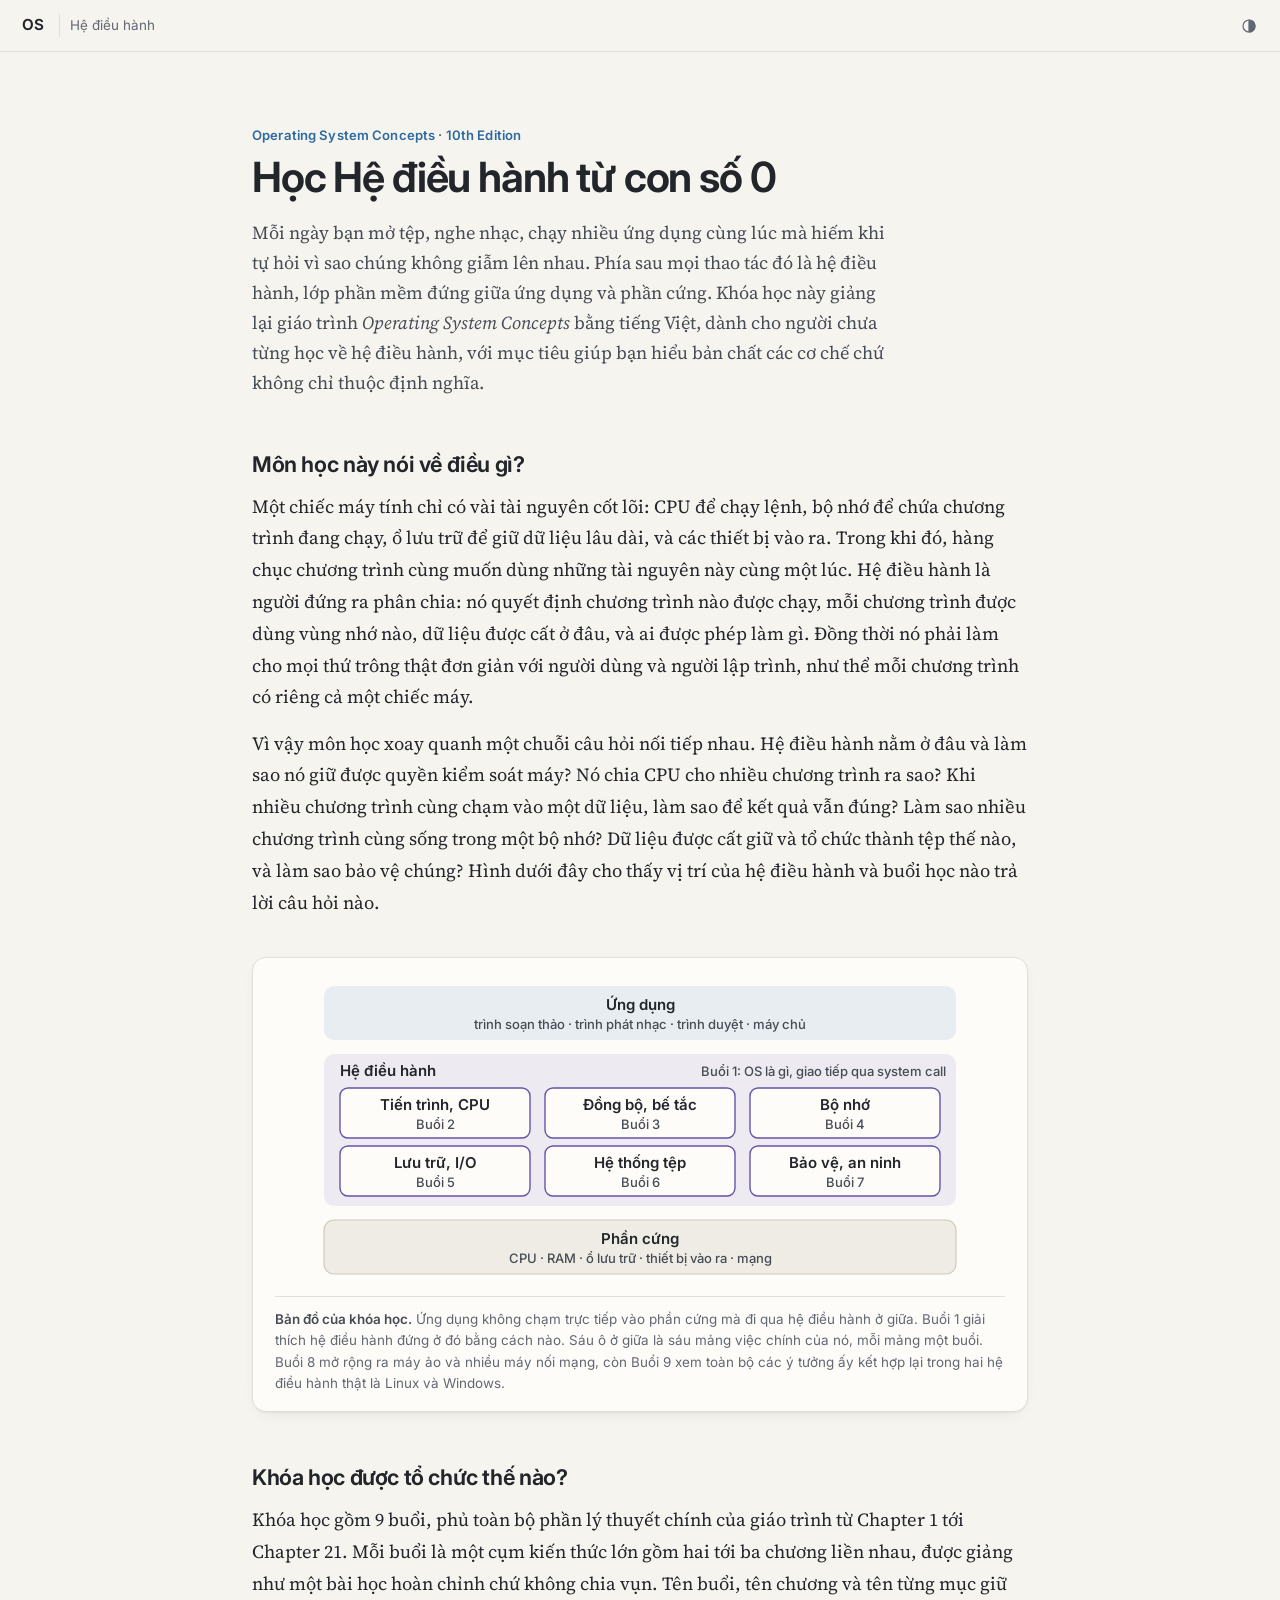
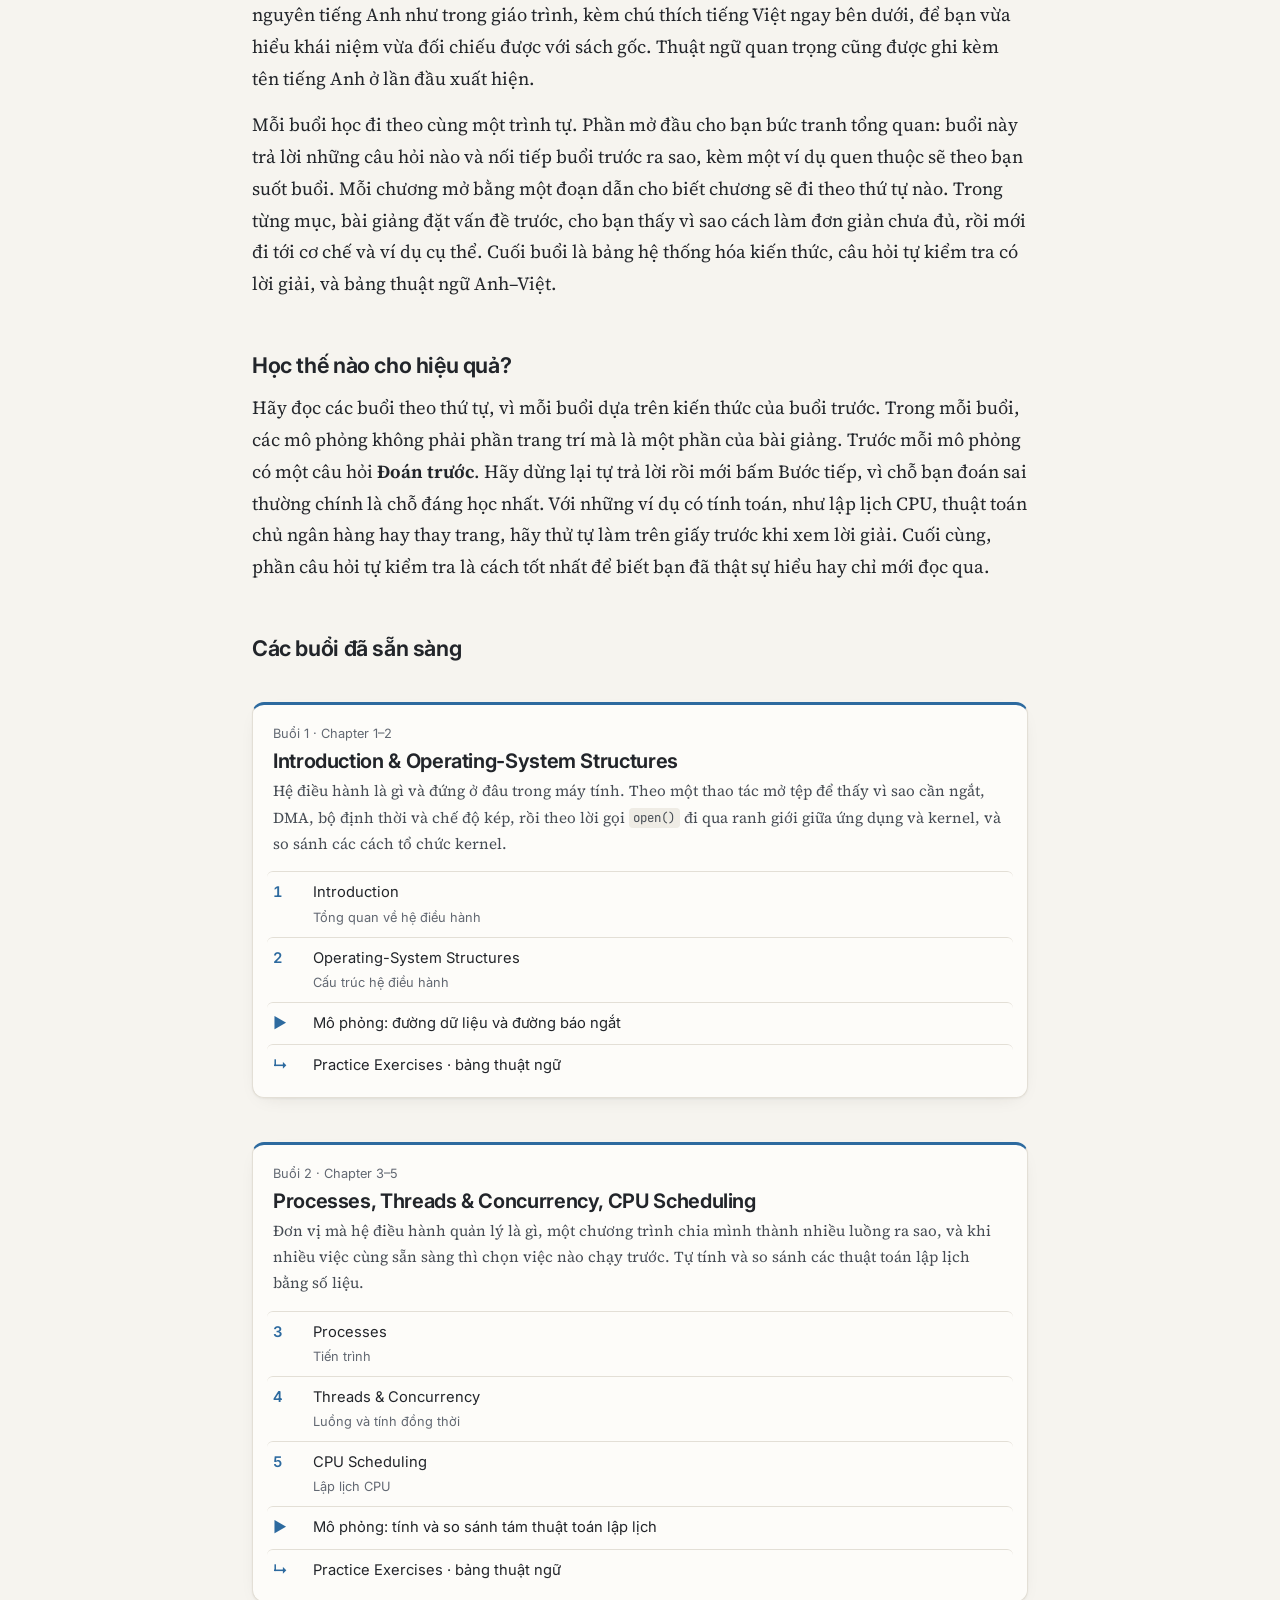
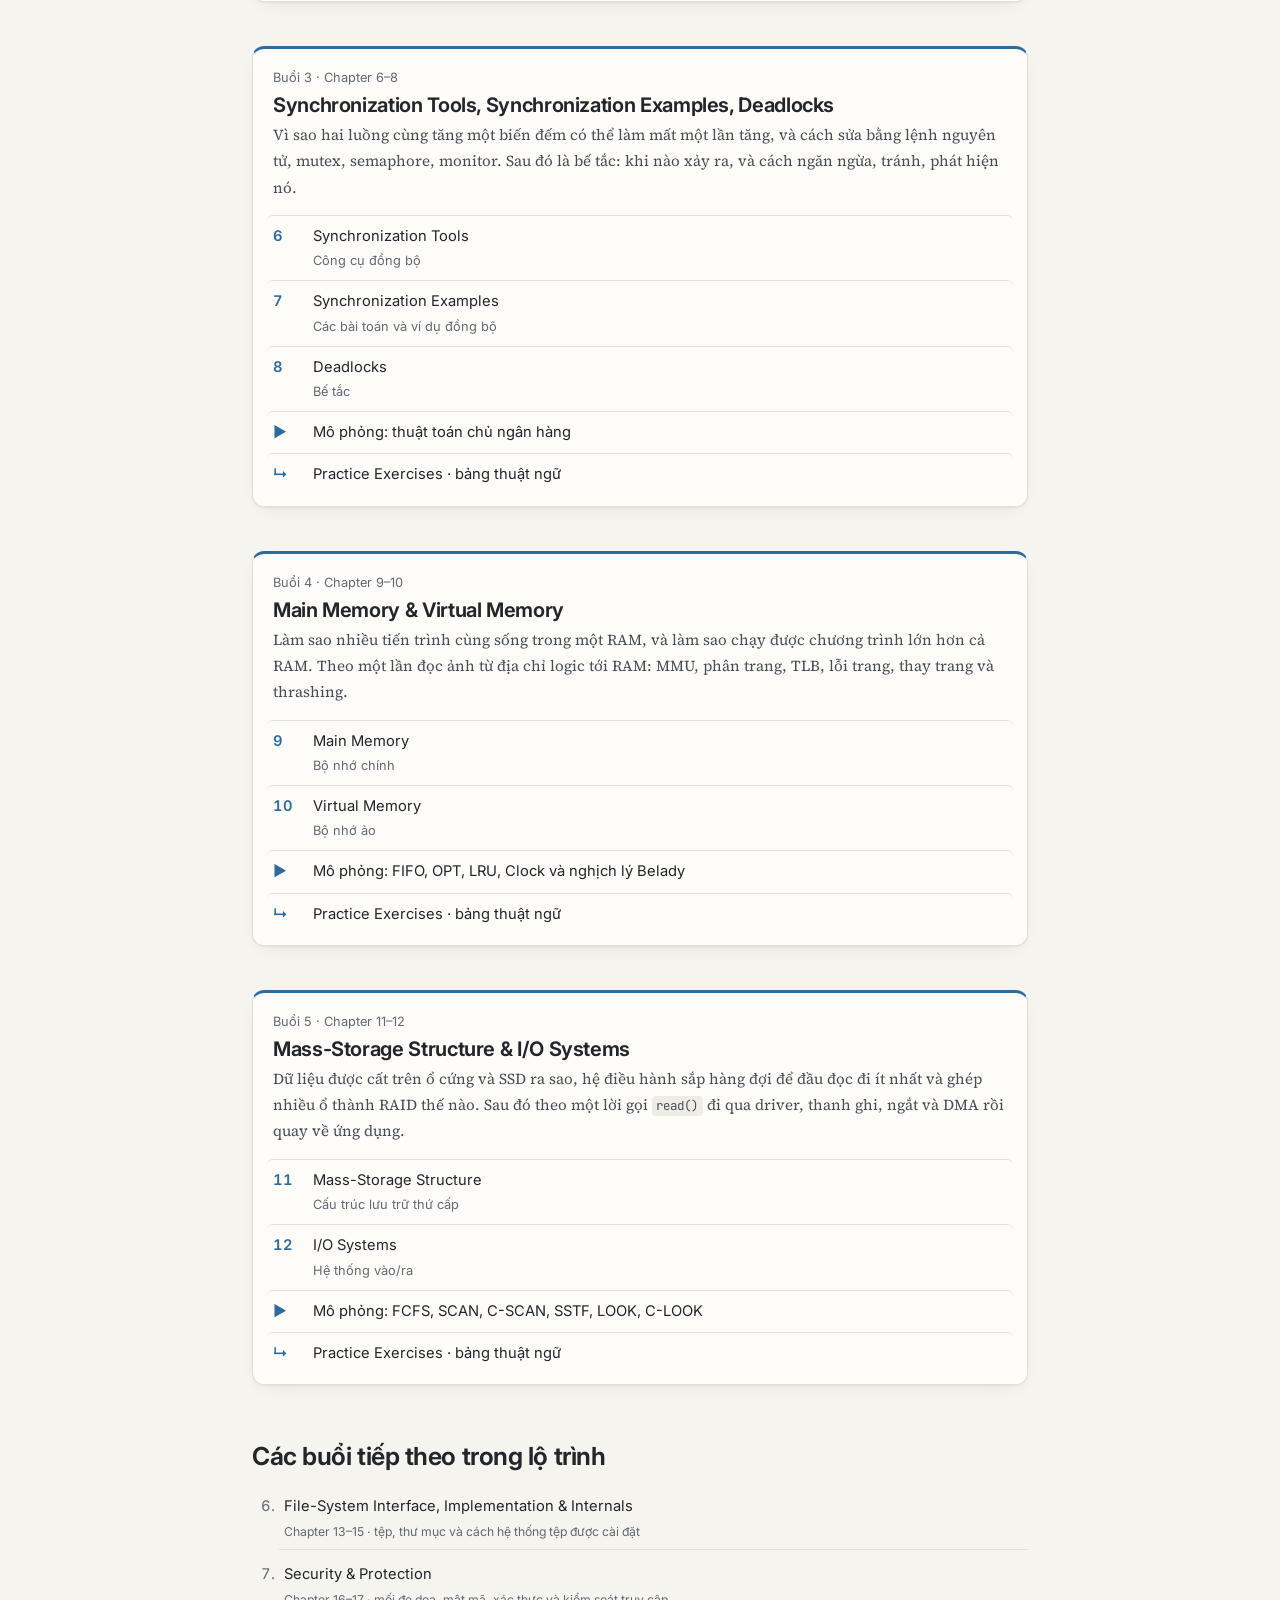
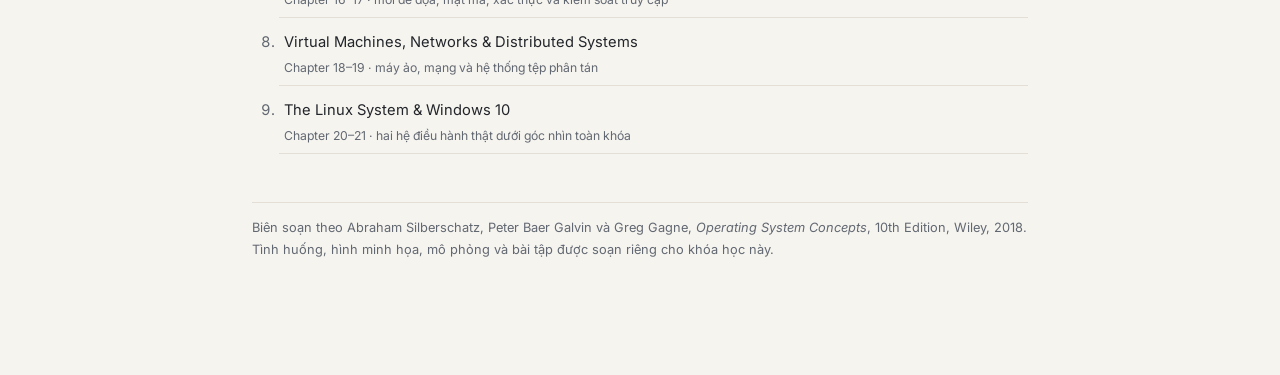
<file: index.html>
<!DOCTYPE html>
<html lang="vi">
<head>
  <meta charset="utf-8">
  <meta name="viewport" content="width=device-width, initial-scale=1">
  <meta name="description" content="Bài giảng Hệ điều hành bằng tiếng Việt cho người mới bắt đầu, bám theo Operating System Concepts, 10th Edition, với hình minh họa, mô phỏng và bài tập có lời giải.">
  <title>OS · Hệ điều hành</title>
  <link rel="preconnect" href="https://fonts.googleapis.com">
  <link rel="preconnect" href="https://fonts.gstatic.com" crossorigin>
  <link href="https://fonts.googleapis.com/css2?family=Inter:wght@400;500;600;700&amp;family=Source+Serif+4:ital,opsz,wght@0,8..60,400;0,8..60,600;1,8..60,400&amp;family=JetBrains+Mono:wght@400;600&amp;display=swap" rel="stylesheet">
  <link rel="stylesheet" href="assets/style.css">
  <script defer src="assets/site.js"></script>
</head>
<body>
  <header class="topbar">
    <a class="skip" href="#main">Đến nội dung</a>
    <a class="brand" href="index.html" aria-current="page">OS</a>
    <span class="crumb">Hệ điều hành</span>
    <span class="spacer"></span>
    <button class="icon-btn theme-btn" type="button" title="Giao diện sáng/tối" aria-label="Đổi giao diện sáng/tối" hidden>
      <svg viewBox="0 0 24 24" aria-hidden="true"><circle cx="12" cy="12" r="8"/><path d="M12 4a8 8 0 0 1 0 16z" fill="currentColor"/></svg>
    </button>
  </header>
  <main class="home" id="main" tabindex="-1">
    <div class="eyebrow">Operating System Concepts · 10th Edition</div>
    <h1>Học Hệ điều hành từ con số 0</h1>
    <p class="lead">Mỗi ngày bạn mở tệp, nghe nhạc, chạy nhiều ứng dụng cùng lúc mà hiếm khi tự hỏi vì sao chúng không giẫm lên nhau. Phía sau mọi thao tác đó là hệ điều hành, lớp phần mềm đứng giữa ứng dụng và phần cứng. Khóa học này giảng lại giáo trình <cite>Operating System Concepts</cite> bằng tiếng Việt, dành cho người chưa từng học về hệ điều hành, với mục tiêu giúp bạn hiểu bản chất các cơ chế chứ không chỉ thuộc định nghĩa.</p>

    <h2 class="home-section">Môn học này nói về điều gì?</h2>
    <p>Một chiếc máy tính chỉ có vài tài nguyên cốt lõi: CPU để chạy lệnh, bộ nhớ để chứa chương trình đang chạy, ổ lưu trữ để giữ dữ liệu lâu dài, và các thiết bị vào ra. Trong khi đó, hàng chục chương trình cùng muốn dùng những tài nguyên này cùng một lúc. Hệ điều hành là người đứng ra phân chia: nó quyết định chương trình nào được chạy, mỗi chương trình được dùng vùng nhớ nào, dữ liệu được cất ở đâu, và ai được phép làm gì. Đồng thời nó phải làm cho mọi thứ trông thật đơn giản với người dùng và người lập trình, như thể mỗi chương trình có riêng cả một chiếc máy.</p>
    <p>Vì vậy môn học xoay quanh một chuỗi câu hỏi nối tiếp nhau. Hệ điều hành nằm ở đâu và làm sao nó giữ được quyền kiểm soát máy? Nó chia CPU cho nhiều chương trình ra sao? Khi nhiều chương trình cùng chạm vào một dữ liệu, làm sao để kết quả vẫn đúng? Làm sao nhiều chương trình cùng sống trong một bộ nhớ? Dữ liệu được cất giữ và tổ chức thành tệp thế nào, và làm sao bảo vệ chúng? Hình dưới đây cho thấy vị trí của hệ điều hành và buổi học nào trả lời câu hỏi nào.</p>
    <figure class="fig">
      <svg class="teaching-svg wide" viewBox="0 0 640 300" role="img" aria-labelledby="map-title">
        <title id="map-title">Hệ điều hành nằm giữa ứng dụng và phần cứng; mỗi buổi học phụ trách một phần của nó</title>
        <rect class="z-acc" x="4" y="6" width="632" height="54" rx="10"/>
        <text x="320" y="30" text-anchor="middle">Ứng dụng</text>
        <text class="annotation" x="320" y="49" text-anchor="middle">trình soạn thảo · trình phát nhạc · trình duyệt · máy chủ</text>
        <rect class="z-violet" x="4" y="74" width="632" height="152" rx="10"/>
        <text x="20" y="96">Hệ điều hành</text>
        <text class="annotation" x="626" y="96" text-anchor="end">Buổi 1: OS là gì, giao tiếp qua system call</text>
        <g class="map-box">
          <rect x="20" y="108" width="190" height="50" rx="8"/><rect x="225" y="108" width="190" height="50" rx="8"/><rect x="430" y="108" width="190" height="50" rx="8"/>
          <rect x="20" y="166" width="190" height="50" rx="8"/><rect x="225" y="166" width="190" height="50" rx="8"/><rect x="430" y="166" width="190" height="50" rx="8"/>
        </g>
        <text x="115" y="130" text-anchor="middle">Tiến trình, CPU</text><text class="annotation" x="115" y="149" text-anchor="middle">Buổi 2</text>
        <text x="320" y="130" text-anchor="middle">Đồng bộ, bế tắc</text><text class="annotation" x="320" y="149" text-anchor="middle">Buổi 3</text>
        <text x="525" y="130" text-anchor="middle">Bộ nhớ</text><text class="annotation" x="525" y="149" text-anchor="middle">Buổi 4</text>
        <text x="115" y="188" text-anchor="middle">Lưu trữ, I/O</text><text class="annotation" x="115" y="207" text-anchor="middle">Buổi 5</text>
        <text x="320" y="188" text-anchor="middle">Hệ thống tệp</text><text class="annotation" x="320" y="207" text-anchor="middle">Buổi 6</text>
        <text x="525" y="188" text-anchor="middle">Bảo vệ, an ninh</text><text class="annotation" x="525" y="207" text-anchor="middle">Buổi 7</text>
        <rect class="nd-soft" x="4" y="240" width="632" height="54" rx="10"/>
        <text x="320" y="264" text-anchor="middle">Phần cứng</text>
        <text class="annotation" x="320" y="283" text-anchor="middle">CPU · RAM · ổ lưu trữ · thiết bị vào ra · mạng</text>
      </svg>
      <figcaption><b>Bản đồ của khóa học.</b> Ứng dụng không chạm trực tiếp vào phần cứng mà đi qua hệ điều hành ở giữa. Buổi 1 giải thích hệ điều hành đứng ở đó bằng cách nào. Sáu ô ở giữa là sáu mảng việc chính của nó, mỗi mảng một buổi. Buổi 8 mở rộng ra máy ảo và nhiều máy nối mạng, còn Buổi 9 xem toàn bộ các ý tưởng ấy kết hợp lại trong hai hệ điều hành thật là Linux và Windows.</figcaption>
    </figure>

    <h2 class="home-section">Khóa học được tổ chức thế nào?</h2>
    <p>Khóa học gồm 9 buổi, phủ toàn bộ phần lý thuyết chính của giáo trình từ Chapter 1 tới Chapter 21. Mỗi buổi là một cụm kiến thức lớn gồm hai tới ba chương liền nhau, được giảng như một bài học hoàn chỉnh chứ không chia vụn. Tên buổi, tên chương và tên từng mục giữ nguyên tiếng Anh như trong giáo trình, kèm chú thích tiếng Việt ngay bên dưới, để bạn vừa hiểu khái niệm vừa đối chiếu được với sách gốc. Thuật ngữ quan trọng cũng được ghi kèm tên tiếng Anh ở lần đầu xuất hiện.</p>
    <p>Mỗi buổi học đi theo cùng một trình tự. Phần mở đầu cho bạn bức tranh tổng quan: buổi này trả lời những câu hỏi nào và nối tiếp buổi trước ra sao, kèm một ví dụ quen thuộc sẽ theo bạn suốt buổi. Mỗi chương mở bằng một đoạn dẫn cho biết chương sẽ đi theo thứ tự nào. Trong từng mục, bài giảng đặt vấn đề trước, cho bạn thấy vì sao cách làm đơn giản chưa đủ, rồi mới đi tới cơ chế và ví dụ cụ thể. Cuối buổi là bảng hệ thống hóa kiến thức, câu hỏi tự kiểm tra có lời giải, và bảng thuật ngữ Anh–Việt.</p>

    <h2 class="home-section">Học thế nào cho hiệu quả?</h2>
    <p>Hãy đọc các buổi theo thứ tự, vì mỗi buổi dựa trên kiến thức của buổi trước. Trong mỗi buổi, các mô phỏng không phải phần trang trí mà là một phần của bài giảng. Trước mỗi mô phỏng có một câu hỏi <b>Đoán trước</b>. Hãy dừng lại tự trả lời rồi mới bấm Bước tiếp, vì chỗ bạn đoán sai thường chính là chỗ đáng học nhất. Với những ví dụ có tính toán, như lập lịch CPU, thuật toán chủ ngân hàng hay thay trang, hãy thử tự làm trên giấy trước khi xem lời giải. Cuối cùng, phần câu hỏi tự kiểm tra là cách tốt nhất để biết bạn đã thật sự hiểu hay chỉ mới đọc qua.</p>

    <h2 class="home-section">Các buổi đã sẵn sàng</h2>
    <div class="road course-road">
      <section class="ch">
        <div class="k">Buổi 1 · Chapter 1–2</div>
        <h2><a class="ch-go" href="buoi-1.html">Introduction &amp; Operating-System Structures <span class="arr" aria-hidden="true">→</span></a></h2>
        <p>Hệ điều hành là gì và đứng ở đâu trong máy tính. Theo một thao tác mở tệp để thấy vì sao cần ngắt, DMA, bộ định thời và chế độ kép, rồi theo lời gọi <code>open()</code> đi qua ranh giới giữa ứng dụng và kernel, và so sánh các cách tổ chức kernel.</p>
        <a class="l" href="buoi-1.html#chuong-1"><b>1</b><span>Introduction<small>Tổng quan về hệ điều hành</small></span></a>
        <a class="l" href="buoi-1.html#chuong-2"><b>2</b><span>Operating-System Structures<small>Cấu trúc hệ điều hành</small></span></a>
        <a class="l" href="buoi-1.html#mo-phong-io"><b aria-hidden="true">▶</b><span>Mô phỏng: đường dữ liệu và đường báo ngắt</span></a>
        <a class="l" href="buoi-1.html#tu-kiem-tra"><b aria-hidden="true">↳</b><span>Practice Exercises · bảng thuật ngữ</span></a>
      </section>
      <section class="ch">
        <div class="k">Buổi 2 · Chapter 3–5</div>
        <h2><a class="ch-go" href="buoi-2.html">Processes, Threads &amp; Concurrency, CPU Scheduling <span class="arr" aria-hidden="true">→</span></a></h2>
        <p>Đơn vị mà hệ điều hành quản lý là gì, một chương trình chia mình thành nhiều luồng ra sao, và khi nhiều việc cùng sẵn sàng thì chọn việc nào chạy trước. Tự tính và so sánh các thuật toán lập lịch bằng số liệu.</p>
        <a class="l" href="buoi-2.html#chuong-3"><b>3</b><span>Processes<small>Tiến trình</small></span></a>
        <a class="l" href="buoi-2.html#chuong-4"><b>4</b><span>Threads &amp; Concurrency<small>Luồng và tính đồng thời</small></span></a>
        <a class="l" href="buoi-2.html#chuong-5"><b>5</b><span>CPU Scheduling<small>Lập lịch CPU</small></span></a>
        <a class="l" href="buoi-2.html#mo-phong-lap-lich"><b aria-hidden="true">▶</b><span>Mô phỏng: tính và so sánh tám thuật toán lập lịch</span></a>
        <a class="l" href="buoi-2.html#tu-kiem-tra"><b aria-hidden="true">↳</b><span>Practice Exercises · bảng thuật ngữ</span></a>
      </section>
      <section class="ch">
        <div class="k">Buổi 3 · Chapter 6–8</div>
        <h2><a class="ch-go" href="buoi-3.html">Synchronization Tools, Synchronization Examples, Deadlocks <span class="arr" aria-hidden="true">→</span></a></h2>
        <p>Vì sao hai luồng cùng tăng một biến đếm có thể làm mất một lần tăng, và cách sửa bằng lệnh nguyên tử, mutex, semaphore, monitor. Sau đó là bế tắc: khi nào xảy ra, và cách ngăn ngừa, tránh, phát hiện nó.</p>
        <a class="l" href="buoi-3.html#chuong-6"><b>6</b><span>Synchronization Tools<small>Công cụ đồng bộ</small></span></a>
        <a class="l" href="buoi-3.html#chuong-7"><b>7</b><span>Synchronization Examples<small>Các bài toán và ví dụ đồng bộ</small></span></a>
        <a class="l" href="buoi-3.html#chuong-8"><b>8</b><span>Deadlocks<small>Bế tắc</small></span></a>
        <a class="l" href="buoi-3.html#mo-phong-ngan-hang"><b aria-hidden="true">▶</b><span>Mô phỏng: thuật toán chủ ngân hàng</span></a>
        <a class="l" href="buoi-3.html#tu-kiem-tra"><b aria-hidden="true">↳</b><span>Practice Exercises · bảng thuật ngữ</span></a>
      </section>
      <section class="ch">
        <div class="k">Buổi 4 · Chapter 9–10</div>
        <h2><a class="ch-go" href="buoi-4.html">Main Memory &amp; Virtual Memory <span class="arr" aria-hidden="true">→</span></a></h2>
        <p>Làm sao nhiều tiến trình cùng sống trong một RAM, và làm sao chạy được chương trình lớn hơn cả RAM. Theo một lần đọc ảnh từ địa chỉ logic tới RAM: MMU, phân trang, TLB, lỗi trang, thay trang và thrashing.</p>
        <a class="l" href="buoi-4.html#chuong-9"><b>9</b><span>Main Memory<small>Bộ nhớ chính</small></span></a>
        <a class="l" href="buoi-4.html#chuong-10"><b>10</b><span>Virtual Memory<small>Bộ nhớ ảo</small></span></a>
        <a class="l" href="buoi-4.html#mo-phong-thay-trang"><b aria-hidden="true">▶</b><span>Mô phỏng: FIFO, OPT, LRU, Clock và nghịch lý Belady</span></a>
        <a class="l" href="buoi-4.html#tu-kiem-tra"><b aria-hidden="true">↳</b><span>Practice Exercises · bảng thuật ngữ</span></a>
      </section>
      <section class="ch">
        <div class="k">Buổi 5 · Chapter 11–12</div>
        <h2><a class="ch-go" href="buoi-5.html">Mass-Storage Structure &amp; I/O Systems <span class="arr" aria-hidden="true">→</span></a></h2>
        <p>Dữ liệu được cất trên ổ cứng và SSD ra sao, hệ điều hành sắp hàng đợi để đầu đọc đi ít nhất và ghép nhiều ổ thành RAID thế nào. Sau đó theo một lời gọi <code>read()</code> đi qua driver, thanh ghi, ngắt và DMA rồi quay về ứng dụng.</p>
        <a class="l" href="buoi-5.html#chuong-11"><b>11</b><span>Mass-Storage Structure<small>Cấu trúc lưu trữ thứ cấp</small></span></a>
        <a class="l" href="buoi-5.html#chuong-12"><b>12</b><span>I/O Systems<small>Hệ thống vào/ra</small></span></a>
        <a class="l" href="buoi-5.html#mo-phong-lap-lich-dia"><b aria-hidden="true">▶</b><span>Mô phỏng: FCFS, SCAN, C-SCAN, SSTF, LOOK, C-LOOK</span></a>
        <a class="l" href="buoi-5.html#tu-kiem-tra"><b aria-hidden="true">↳</b><span>Practice Exercises · bảng thuật ngữ</span></a>
      </section>
    </div>

    <h2 class="home-road-title">Các buổi tiếp theo trong lộ trình</h2>
    <ol class="course-plan" start="6">
      <li>File-System Interface, Implementation &amp; Internals <span>Chapter 13–15 · tệp, thư mục và cách hệ thống tệp được cài đặt</span></li>
      <li>Security &amp; Protection <span>Chapter 16–17 · mối đe dọa, mật mã, xác thực và kiểm soát truy cập</span></li>
      <li>Virtual Machines, Networks &amp; Distributed Systems <span>Chapter 18–19 · máy ảo, mạng và hệ thống tệp phân tán</span></li>
      <li>The Linux System &amp; Windows 10 <span>Chapter 20–21 · hai hệ điều hành thật dưới góc nhìn toàn khóa</span></li>
    </ol>
    <p class="src">Biên soạn theo Abraham Silberschatz, Peter Baer Galvin và Greg Gagne, <cite>Operating System Concepts</cite>, 10th Edition, Wiley, 2018. Tình huống, hình minh họa, mô phỏng và bài tập được soạn riêng cho khóa học này.</p>
  </main>
</body>
</html>
</file>
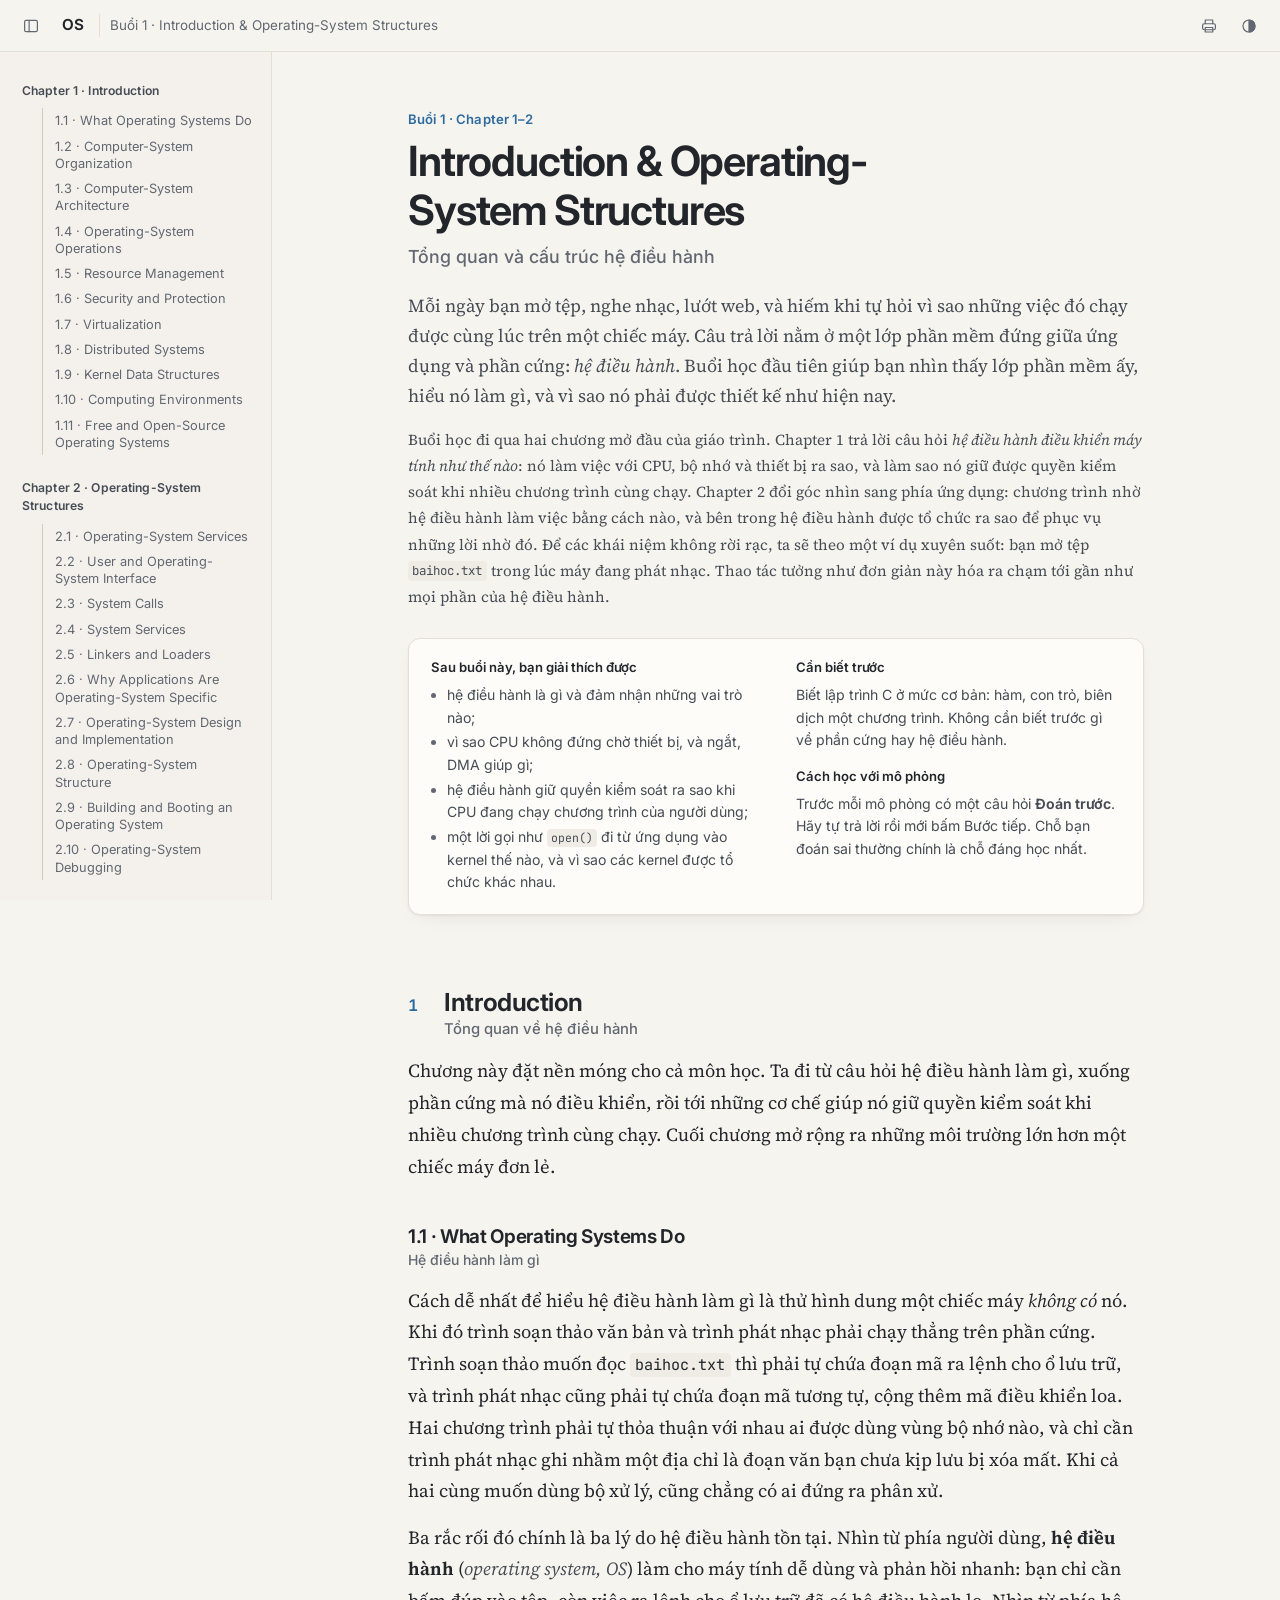
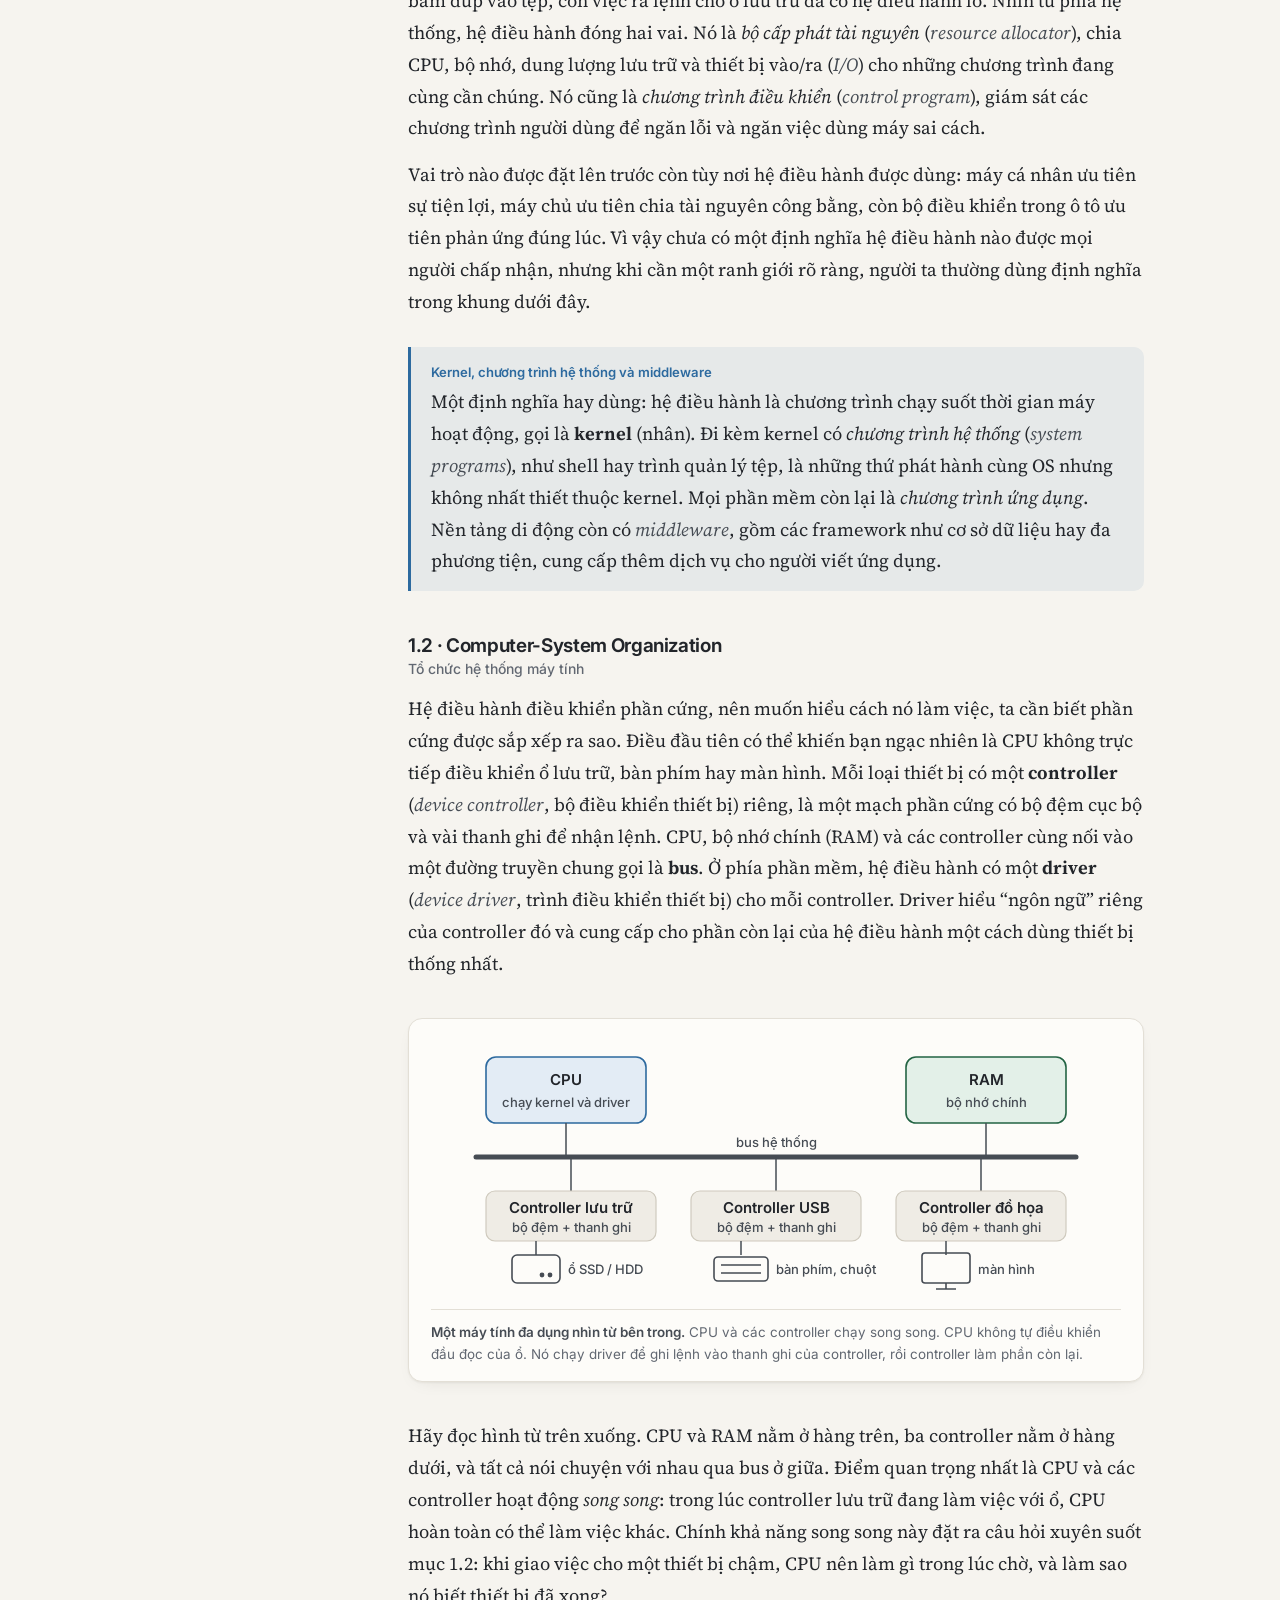
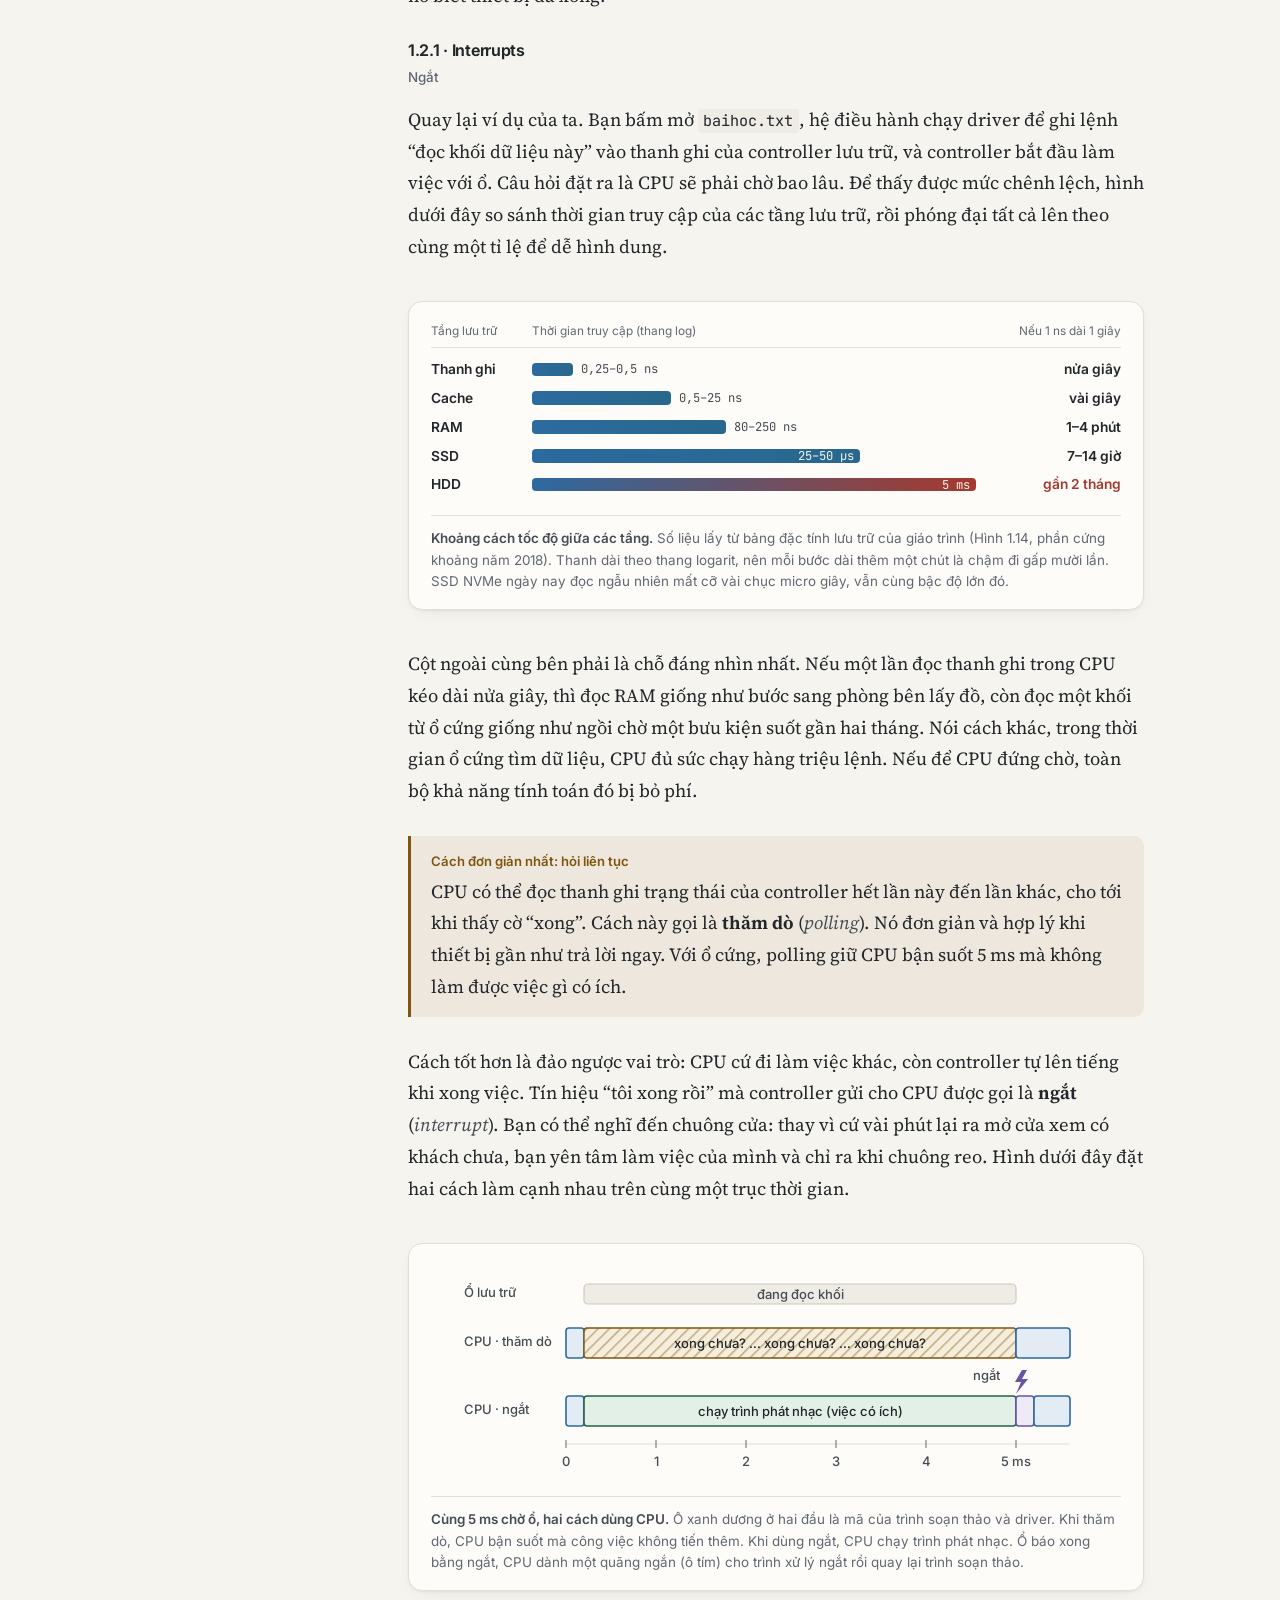
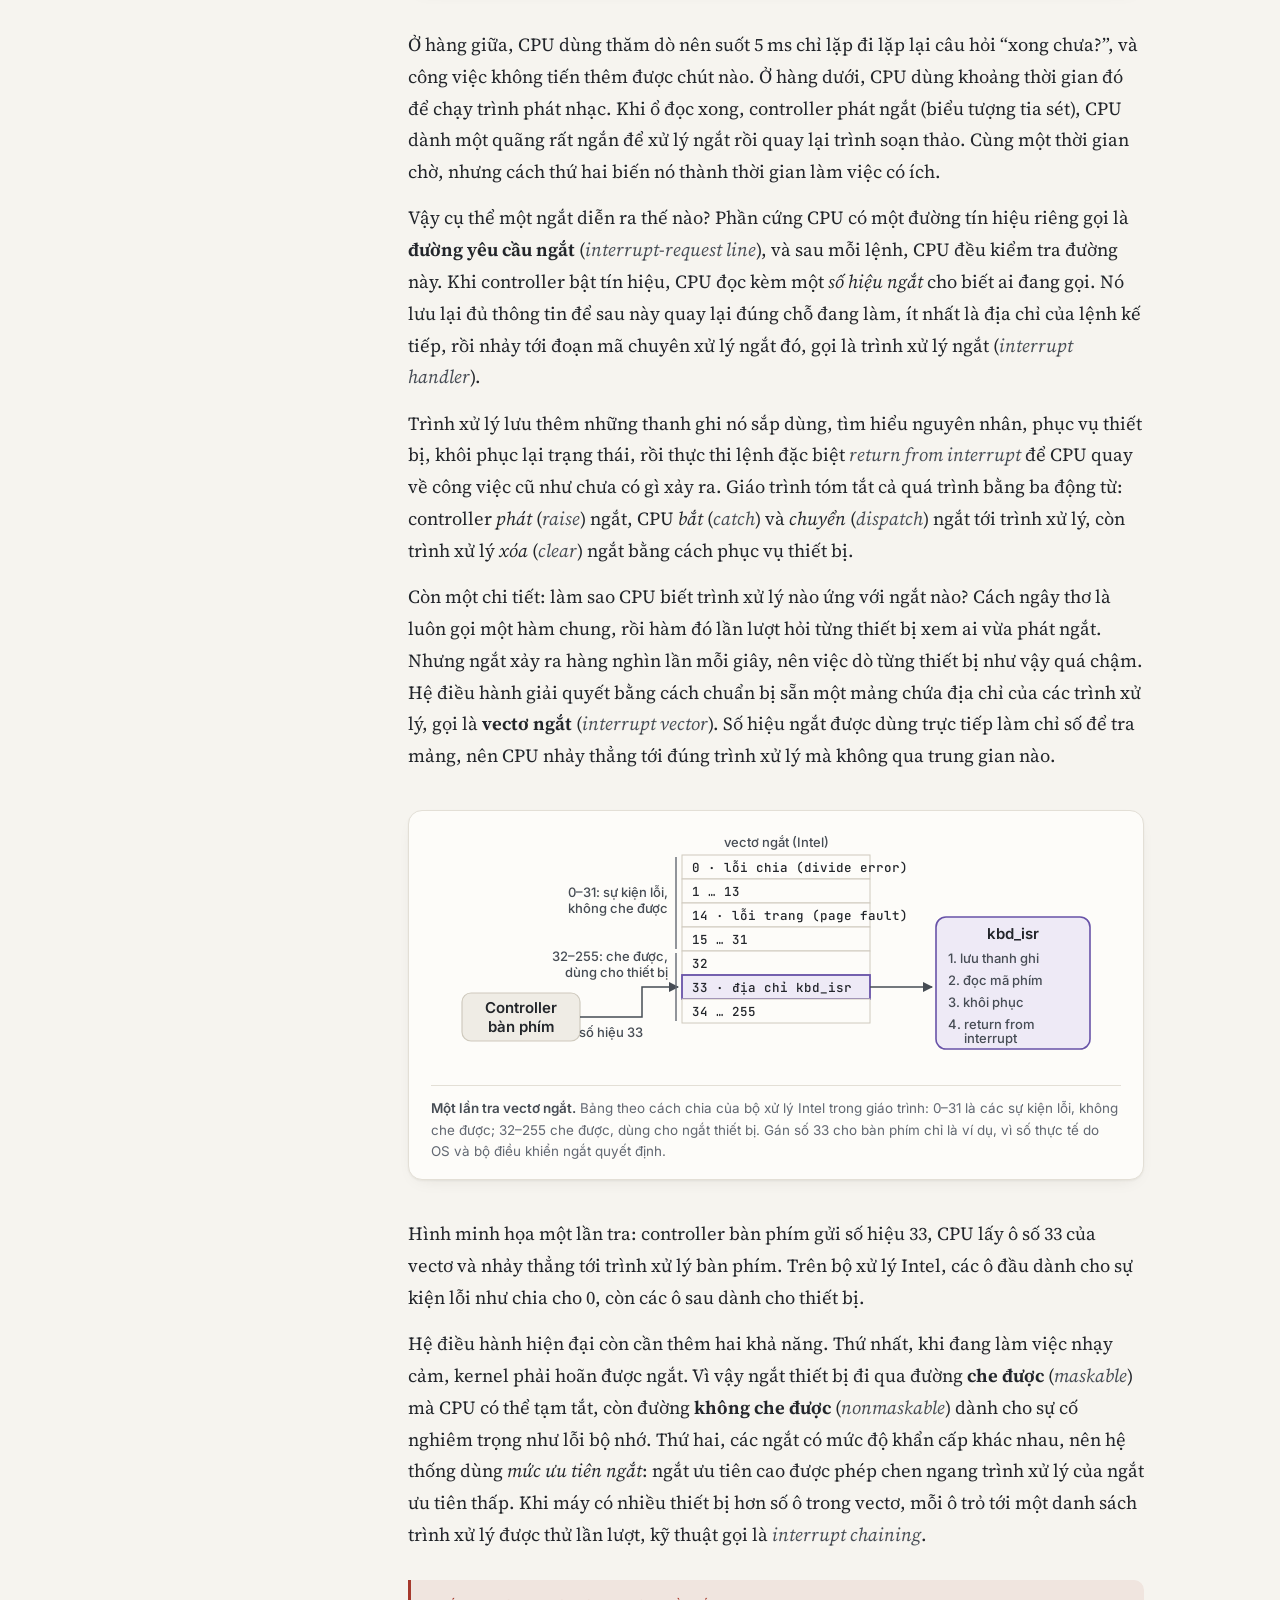
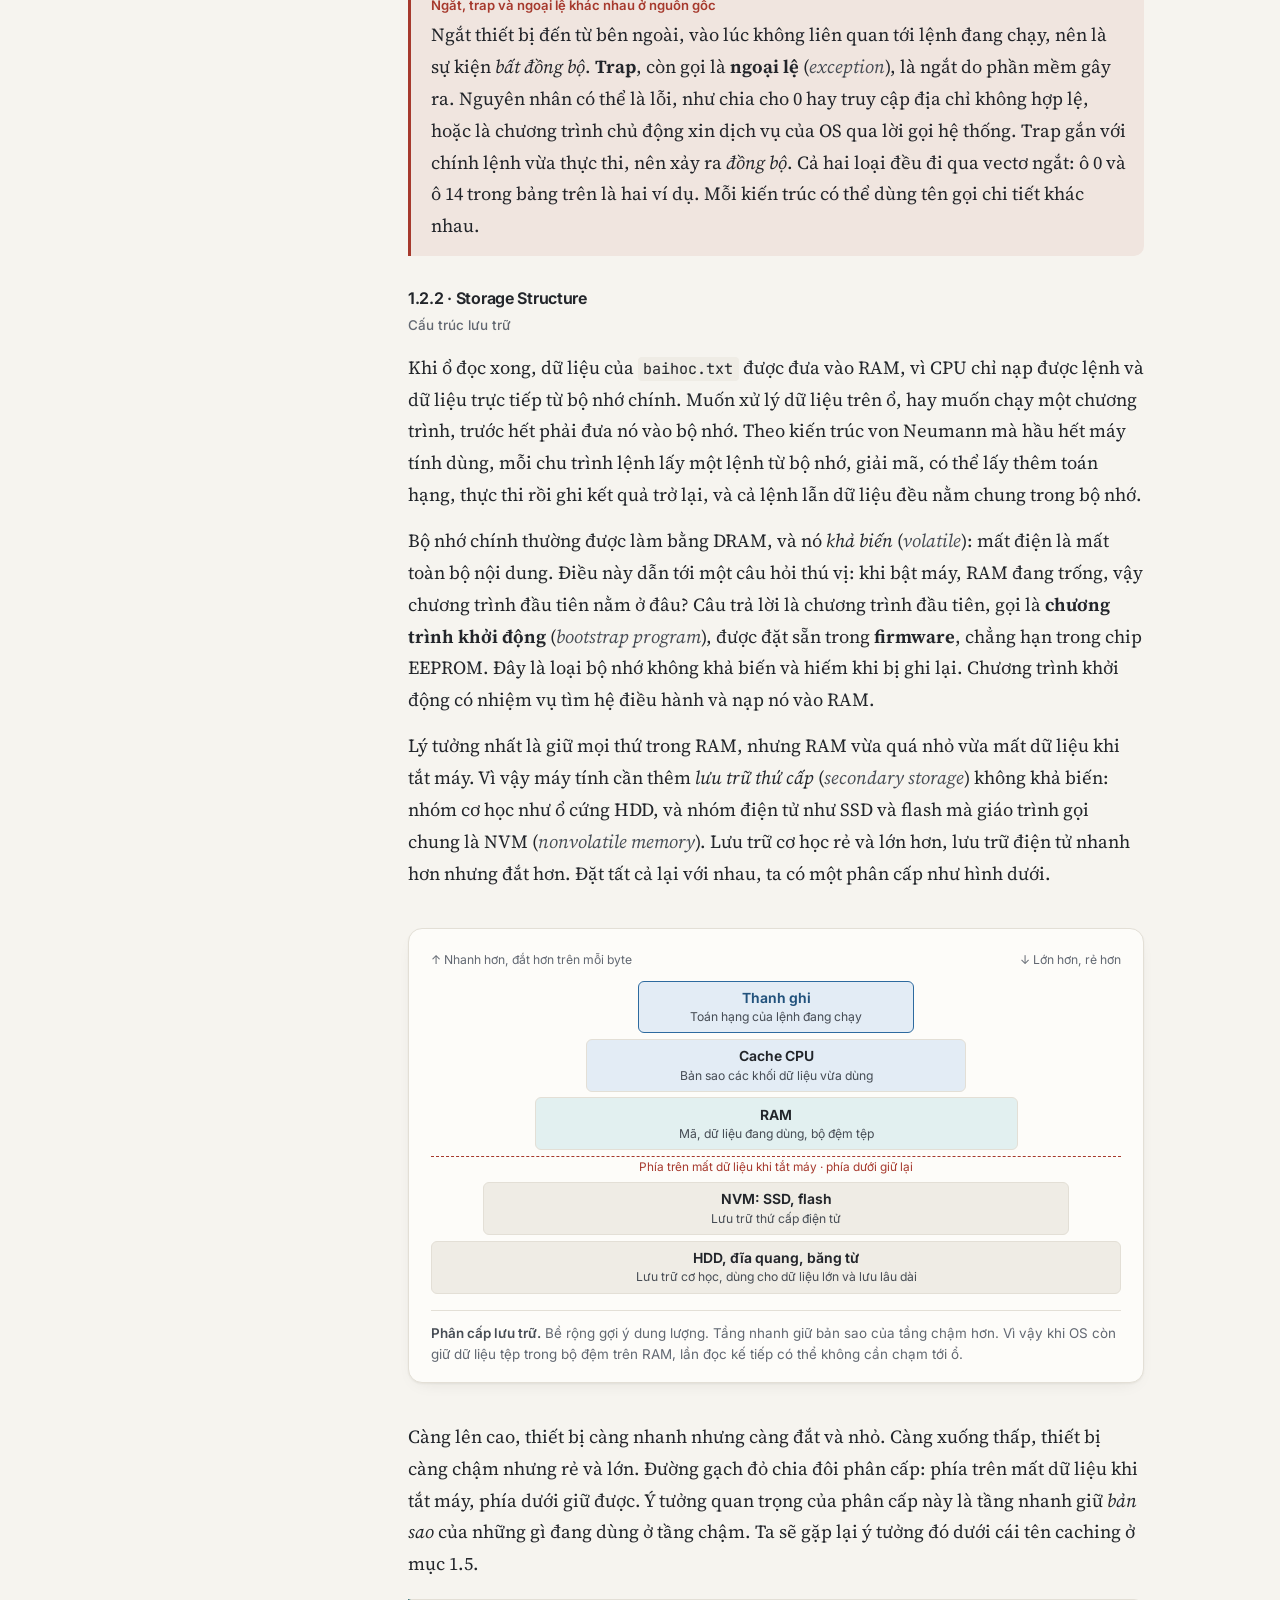
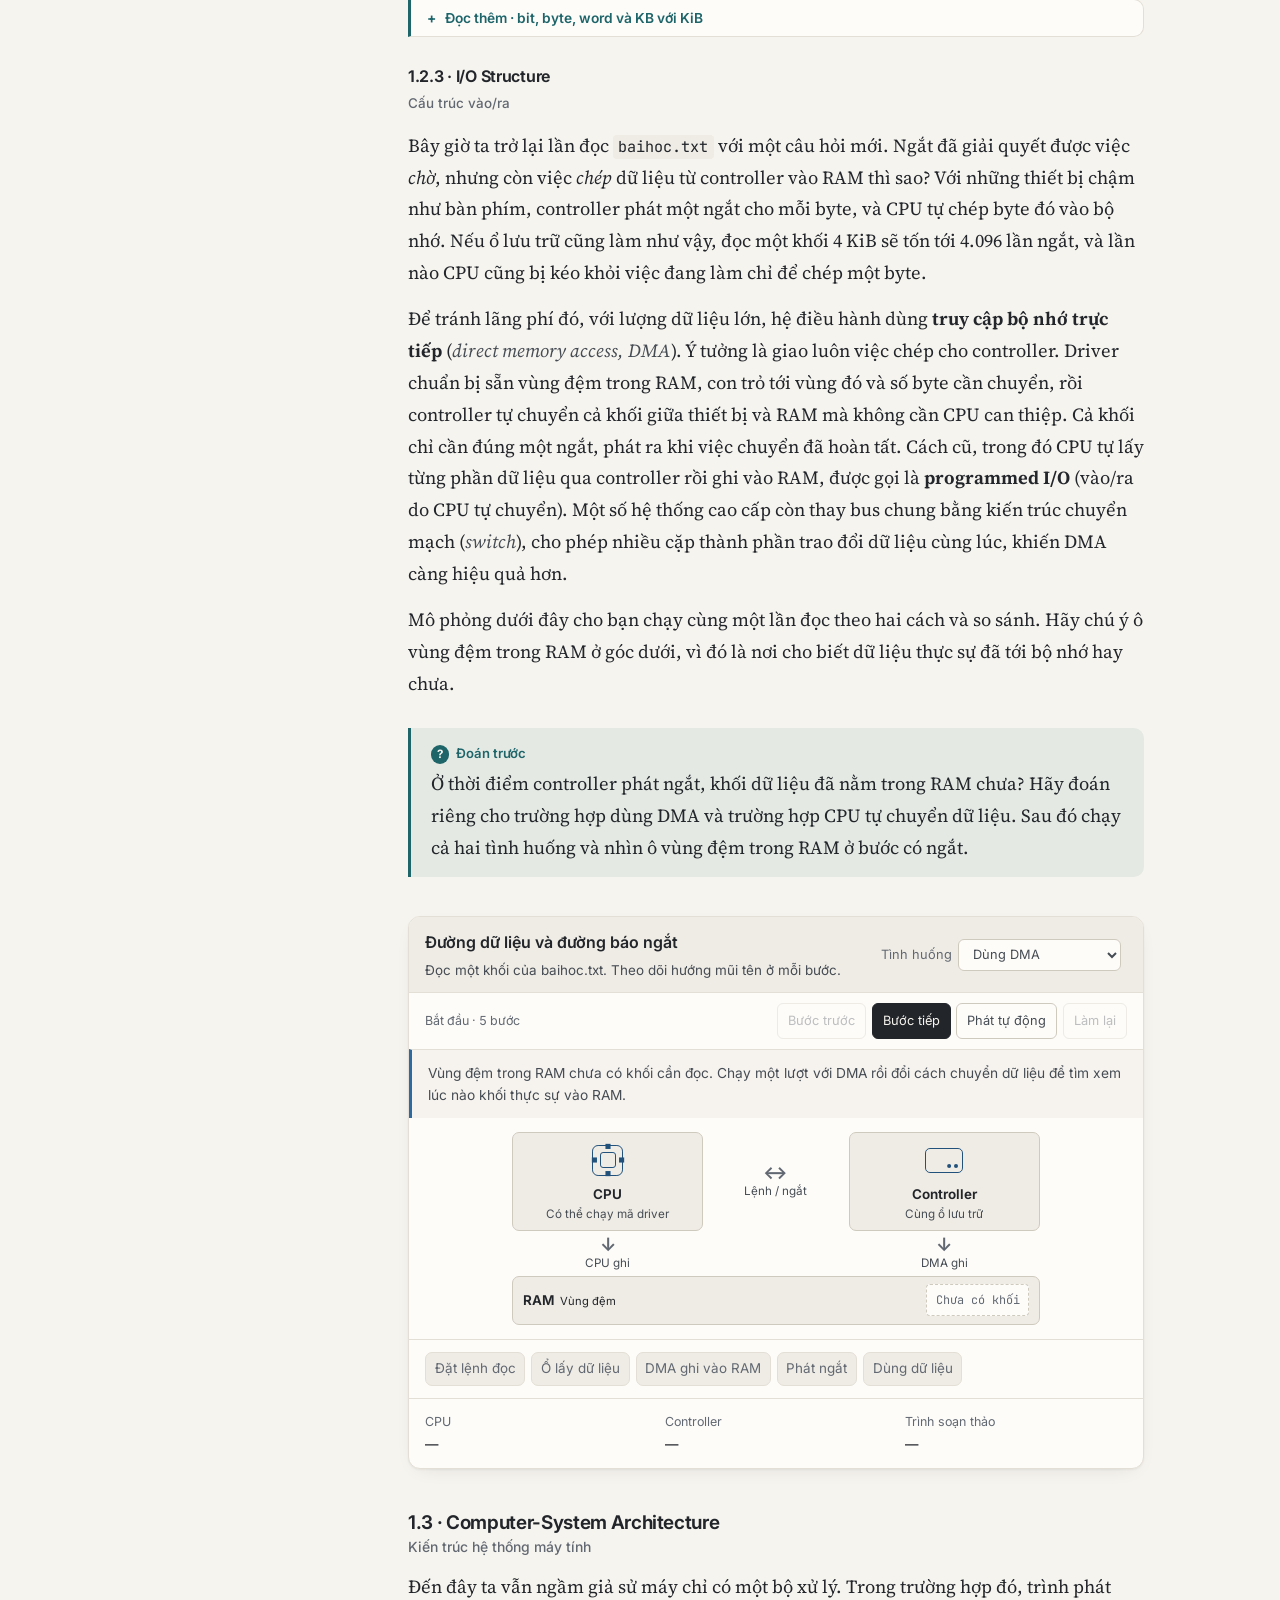
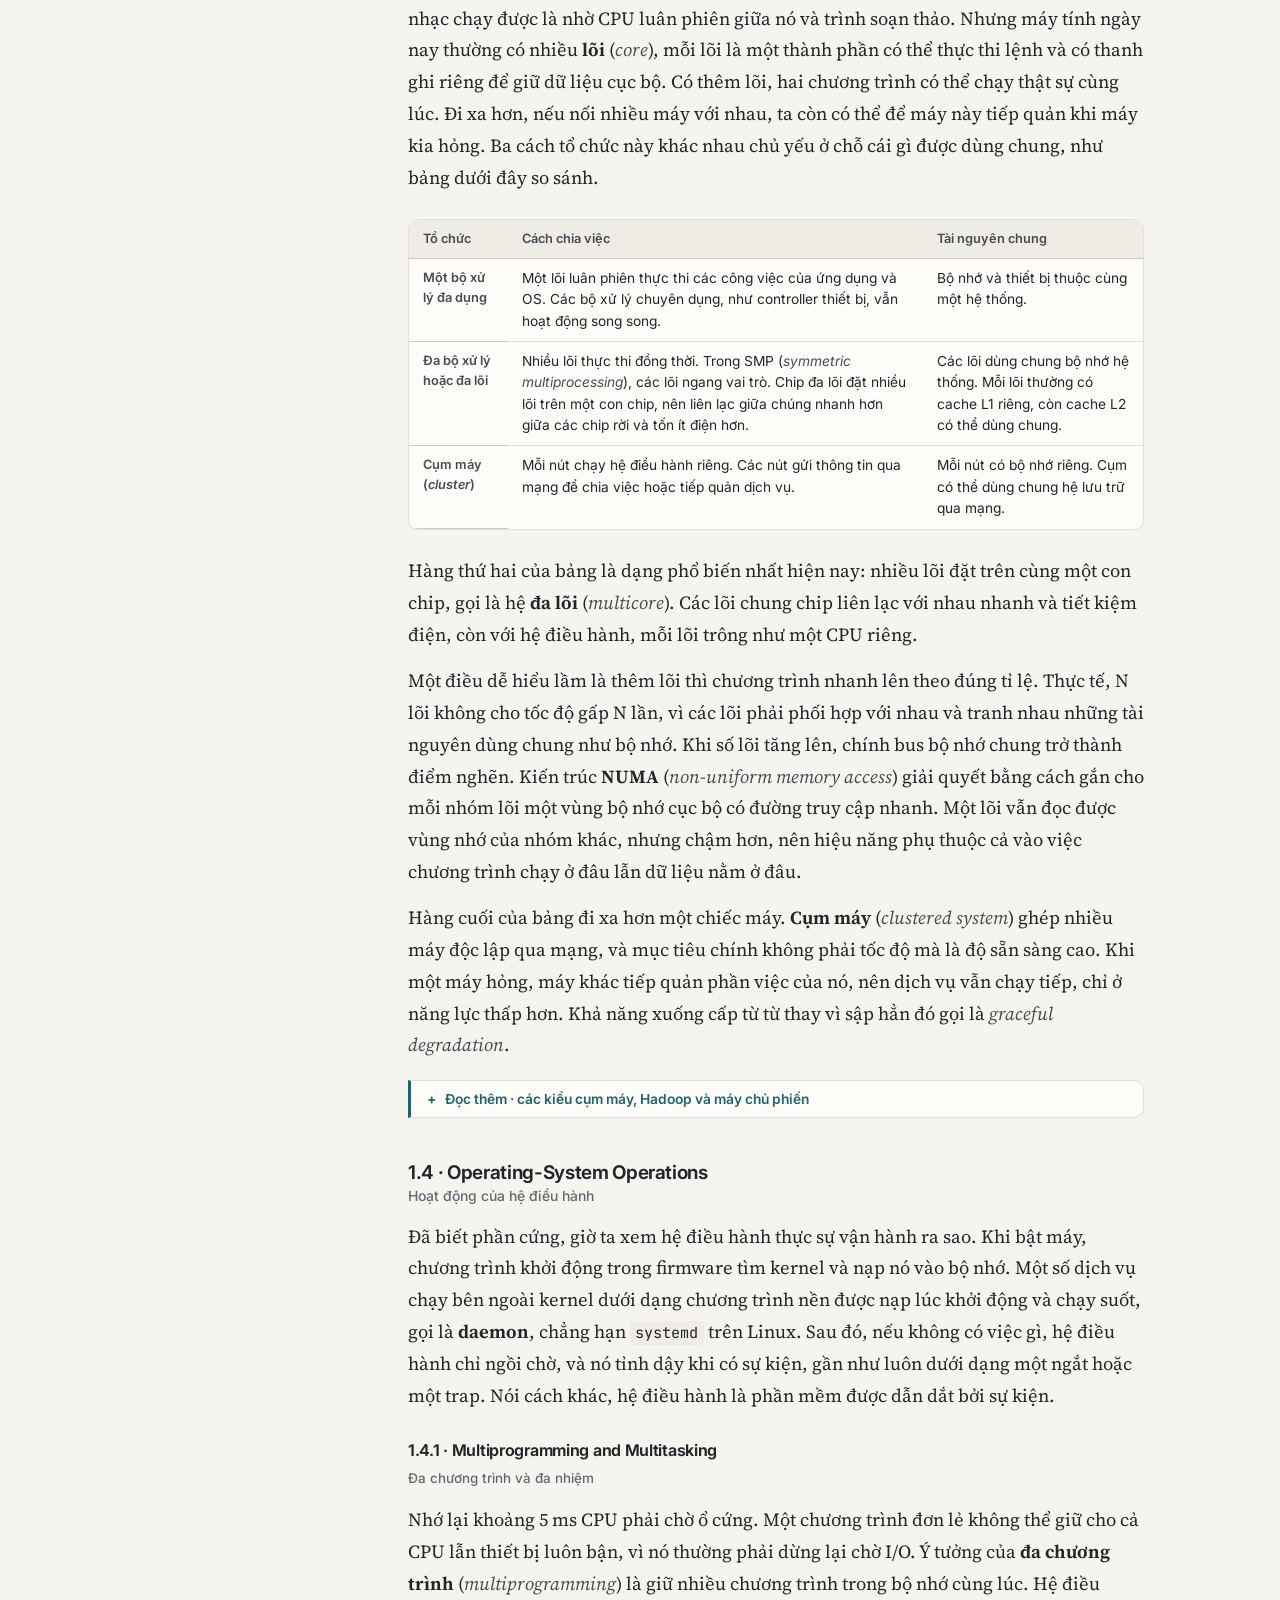
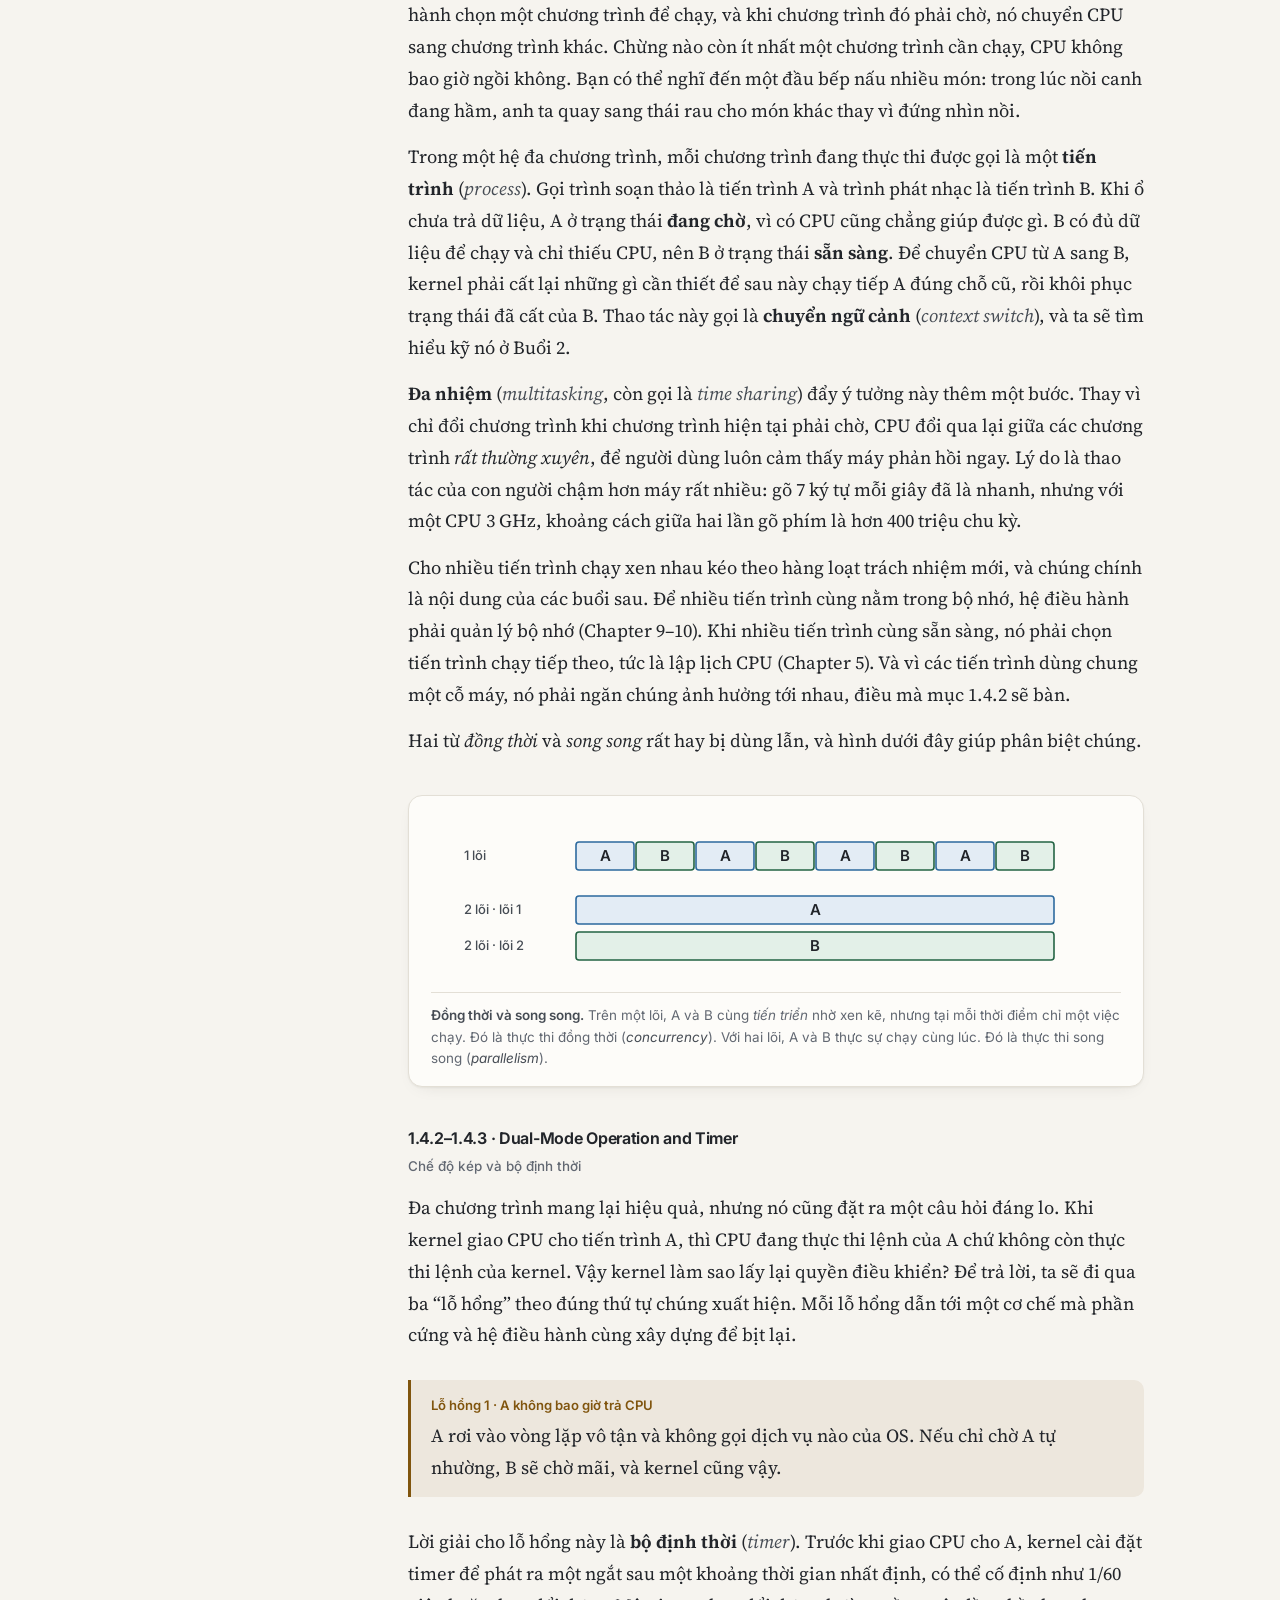
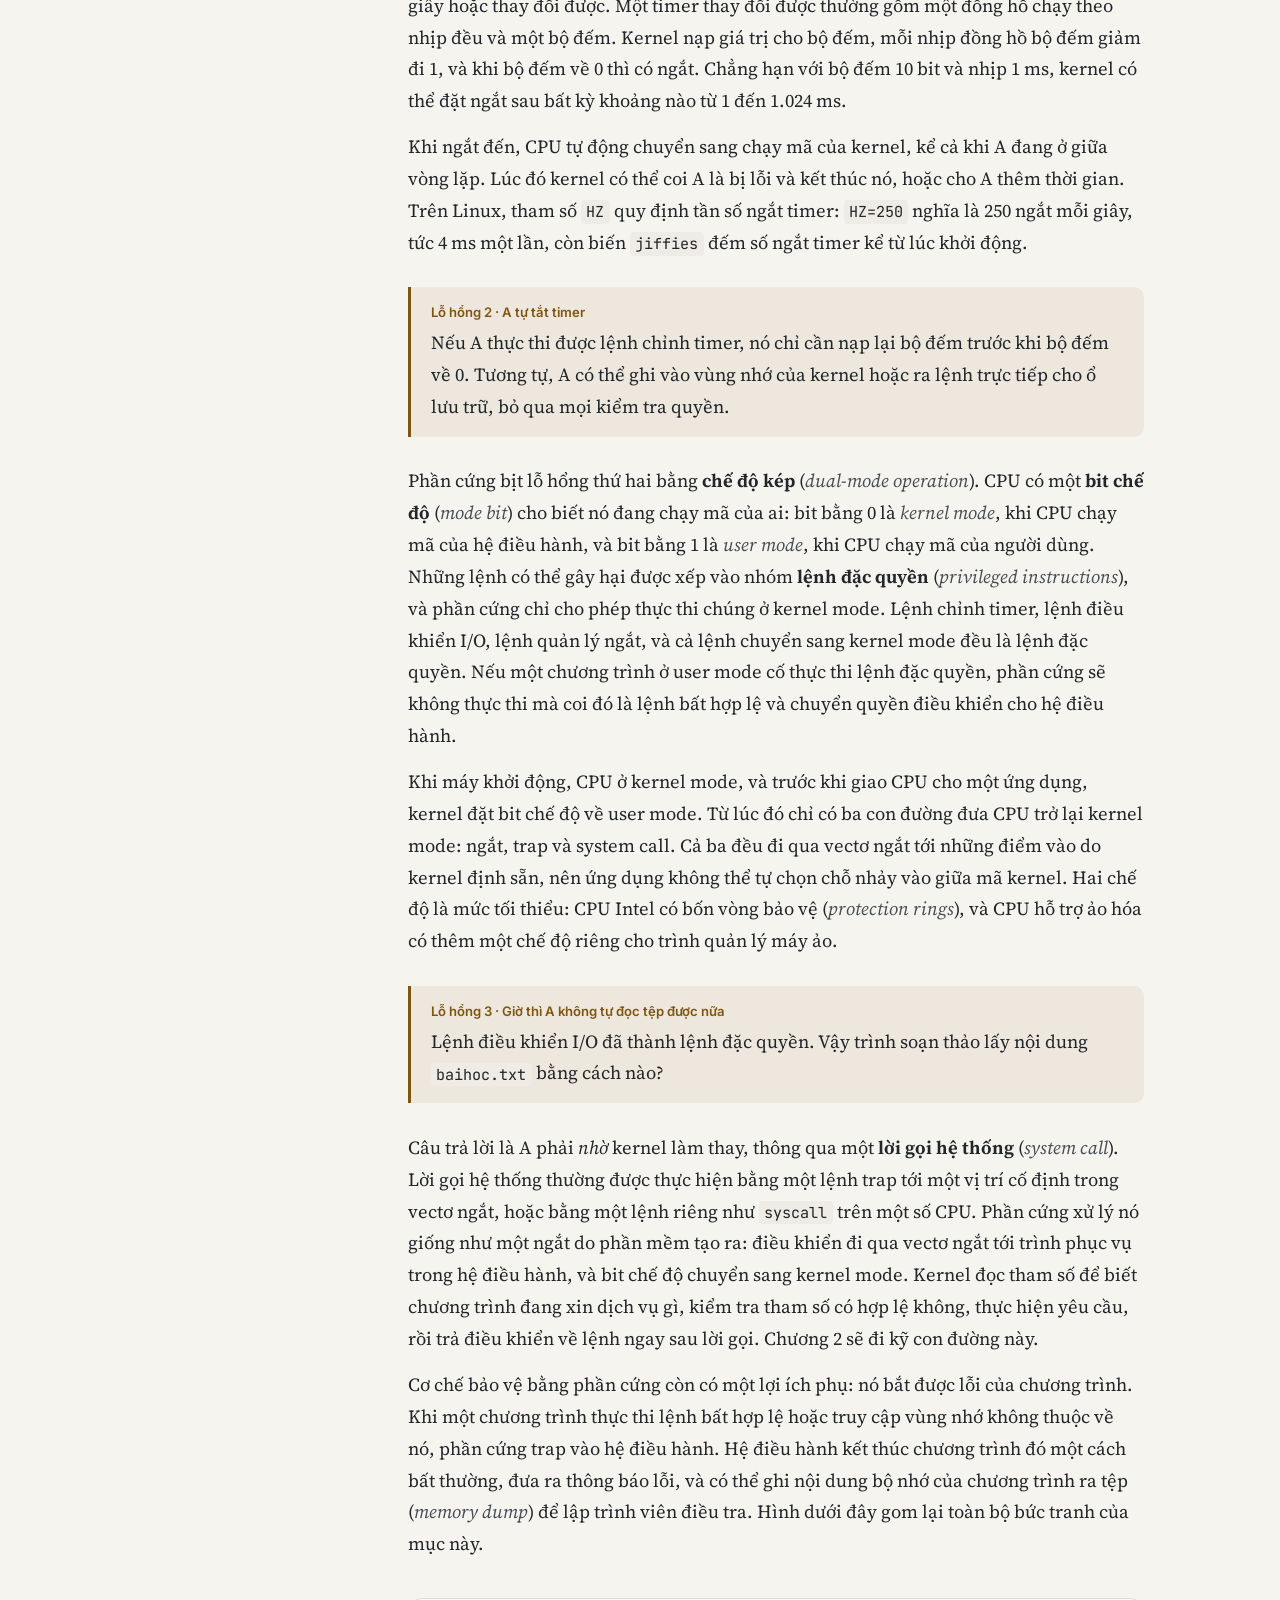
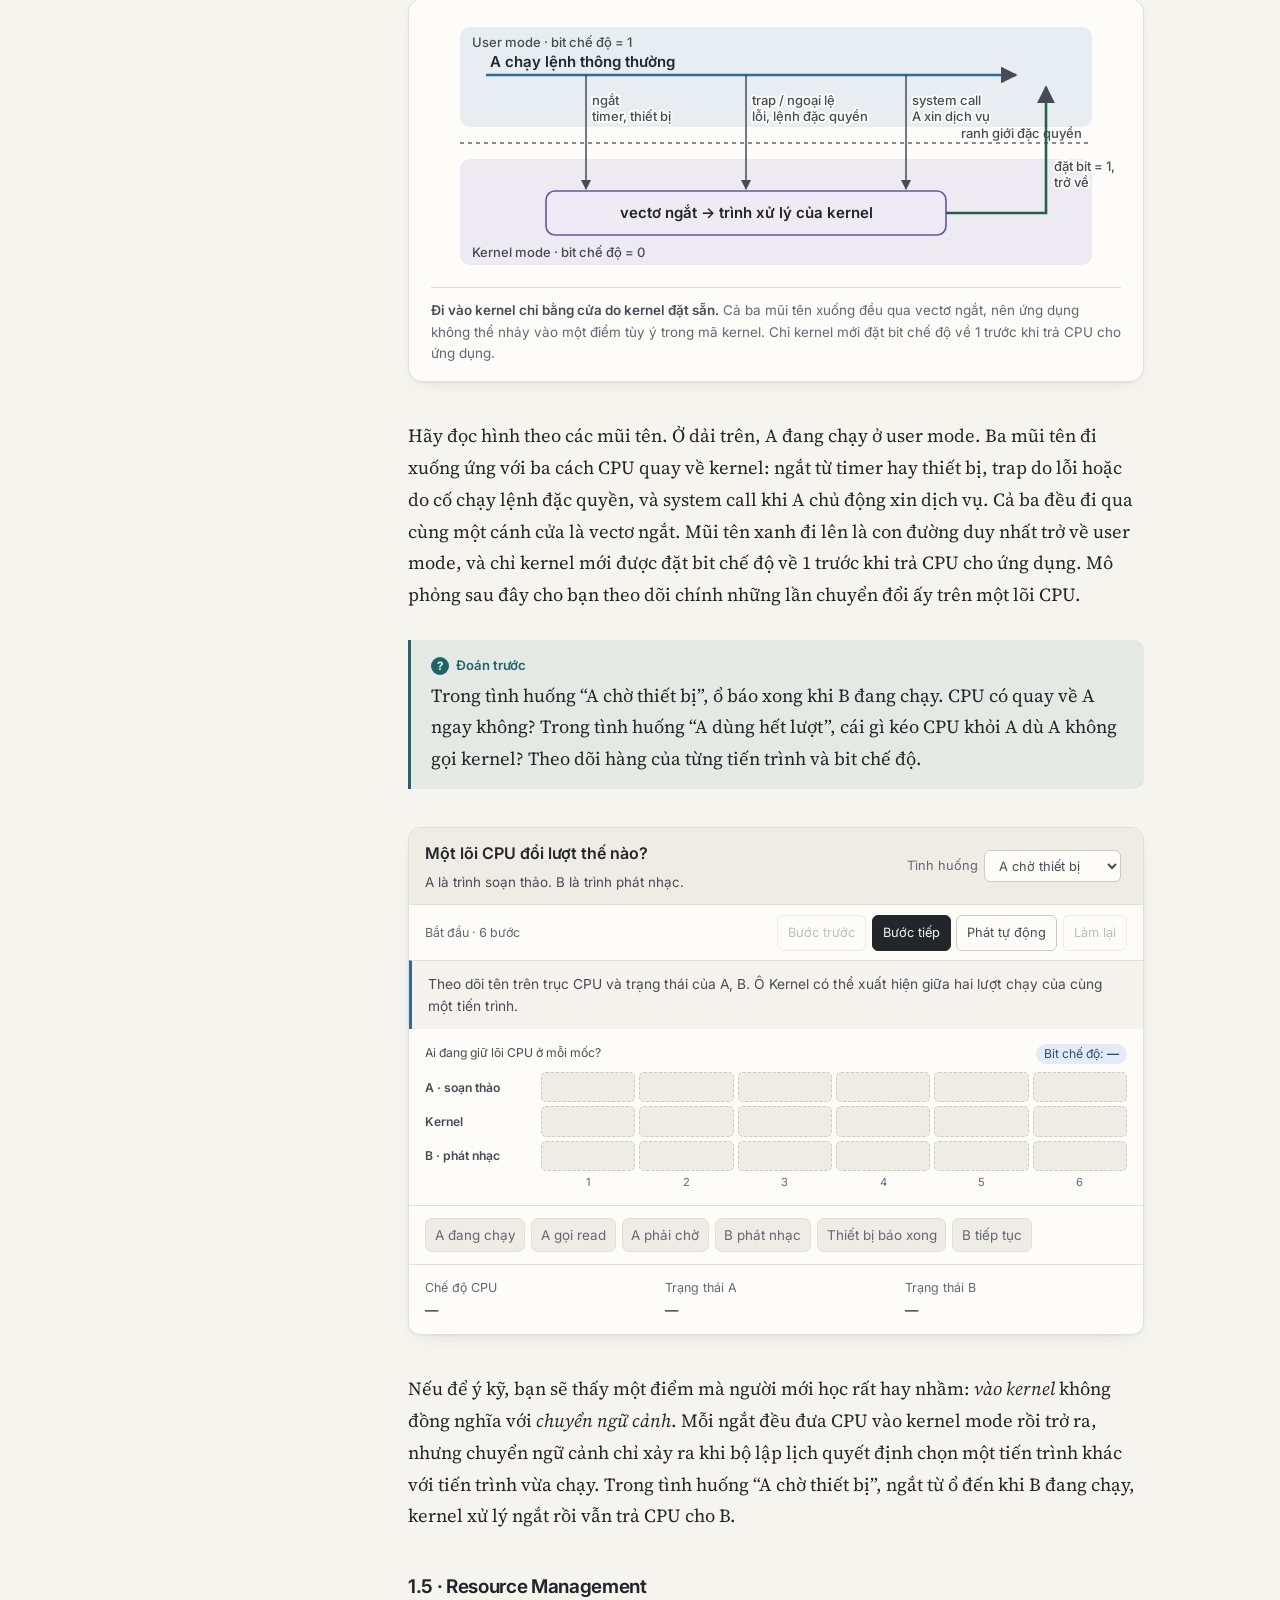
<file: buoi-1.html>
<!DOCTYPE html>
<html lang="vi">
<head>
  <meta charset="utf-8">
  <meta name="viewport" content="width=device-width, initial-scale=1">
  <meta name="description" content="Buổi 1 Hệ điều hành: tự học Chương 1–2 với ví dụ, mô phỏng từng bước và bài tập có lời giải.">
  <title>Buổi 1 · Introduction &amp; Operating-System Structures · OS</title>
  <link rel="preconnect" href="https://fonts.googleapis.com">
  <link rel="preconnect" href="https://fonts.gstatic.com" crossorigin>
  <link href="https://fonts.googleapis.com/css2?family=Inter:wght@400;500;600;700&amp;family=Source+Serif+4:ital,opsz,wght@0,8..60,400;0,8..60,600;1,8..60,400&amp;family=JetBrains+Mono:wght@400;600&amp;display=swap" rel="stylesheet">
  <link rel="stylesheet" href="assets/style.css">
  <script defer src="assets/site.js"></script>
  <script defer src="assets/lab.js"></script>
  <script defer src="assets/sim.js"></script>
</head>
<body>
  <header class="topbar">
    <a class="skip" href="#main">Đến nội dung</a>
    <button class="icon-btn side-btn" type="button" aria-controls="sidebar" aria-expanded="false" title="Mục lục" aria-label="Ẩn hoặc hiện mục lục" hidden>
      <svg viewBox="0 0 24 24" aria-hidden="true"><rect x="3.5" y="4.5" width="17" height="15" rx="2"/><path d="M9.5 4.5v15"/></svg>
    </button>
    <a class="brand" href="index.html">OS</a>
    <span class="crumb">Buổi 1 · Introduction &amp; Operating-System Structures</span>
    <span class="spacer"></span>
    <button class="icon-btn print-btn" type="button" title="In bài" aria-label="In bài" hidden>
      <svg viewBox="0 0 24 24" aria-hidden="true"><path d="M7 9V4h10v5"/><rect x="3.5" y="9" width="17" height="8" rx="2"/><rect x="7" y="14" width="10" height="6"/></svg>
    </button>
    <button class="icon-btn theme-btn" type="button" title="Giao diện sáng/tối" aria-label="Đổi giao diện sáng/tối" hidden>
      <svg viewBox="0 0 24 24" aria-hidden="true"><circle cx="12" cy="12" r="8"/><path d="M12 4a8 8 0 0 1 0 16z" fill="currentColor"/></svg>
    </button>
    <div class="progress" aria-hidden="true"></div>
  </header>
  <div class="layout">
    <aside class="sidebar" id="sidebar">
      <nav aria-label="Mục lục buổi học">
        <div class="nav-chapter">
          <a class="nav-chapter-title" href="#chuong-1">Chapter 1 · Introduction</a>
          <div class="toc">
            <a href="#muc-1-1">1.1 · What Operating Systems Do</a>
            <a href="#muc-1-2">1.2 · Computer-System Organization</a>
            <a href="#muc-1-3">1.3 · Computer-System Architecture</a>
            <a href="#muc-1-4">1.4 · Operating-System Operations</a>
            <a href="#muc-1-5">1.5 · Resource Management</a>
            <a href="#muc-1-6">1.6 · Security and Protection</a>
            <a href="#muc-1-7">1.7 · Virtualization</a>
            <a href="#muc-1-8">1.8 · Distributed Systems</a>
            <a href="#muc-1-9">1.9 · Kernel Data Structures</a>
            <a href="#muc-1-10">1.10 · Computing Environments</a>
            <a href="#muc-1-11">1.11 · Free and Open-Source Operating Systems</a>
          </div>
        </div>
        <div class="nav-chapter">
          <a class="nav-chapter-title" href="#chuong-2">Chapter 2 · Operating-System Structures</a>
          <div class="toc">
            <a href="#muc-2-1">2.1 · Operating-System Services</a>
            <a href="#muc-2-2">2.2 · User and Operating-System Interface</a>
            <a href="#muc-2-3">2.3 · System Calls</a>
            <a href="#muc-2-4">2.4 · System Services</a>
            <a href="#muc-2-5">2.5 · Linkers and Loaders</a>
            <a href="#muc-2-6">2.6 · Why Applications Are Operating-System Specific</a>
            <a href="#muc-2-7">2.7 · Operating-System Design and Implementation</a>
            <a href="#muc-2-8">2.8 · Operating-System Structure</a>
            <a href="#muc-2-9">2.9 · Building and Booting an Operating System</a>
            <a href="#muc-2-10">2.10 · Operating-System Debugging</a>
          </div>
        </div>
        <div class="nav-chapter">
          <a class="nav-chapter-title" href="#ghi-nho">Summary &amp; Review</a>
          <div class="toc">
            <a href="#tu-kiem-tra">Practice Exercises</a>
            <a href="#thuat-ngu">Glossary</a>
            <a href="#giao-trinh">Textbook Reference</a>
          </div>
        </div>
      </nav>
    </aside>
    <main class="page" id="main" tabindex="-1"><article class="content">
      <header class="hero">
        <div class="eyebrow">Buổi 1 · Chapter 1–2</div>
        <h1>Introduction &amp; Operating-System Structures</h1>
        <p class="title-vi">Tổng quan và cấu trúc hệ điều hành</p>
        <p class="lead">Mỗi ngày bạn mở tệp, nghe nhạc, lướt web, và hiếm khi tự hỏi vì sao những việc đó chạy được cùng lúc trên một chiếc máy. Câu trả lời nằm ở một lớp phần mềm đứng giữa ứng dụng và phần cứng: <em>hệ điều hành</em>. Buổi học đầu tiên giúp bạn nhìn thấy lớp phần mềm ấy, hiểu nó làm gì, và vì sao nó phải được thiết kế như hiện nay.</p>
        <p class="reading-cue">Buổi học đi qua hai chương mở đầu của giáo trình. Chapter 1 trả lời câu hỏi <em>hệ điều hành điều khiển máy tính như thế nào</em>: nó làm việc với CPU, bộ nhớ và thiết bị ra sao, và làm sao nó giữ được quyền kiểm soát khi nhiều chương trình cùng chạy. Chapter 2 đổi góc nhìn sang phía ứng dụng: chương trình nhờ hệ điều hành làm việc bằng cách nào, và bên trong hệ điều hành được tổ chức ra sao để phục vụ những lời nhờ đó. Để các khái niệm không rời rạc, ta sẽ theo một ví dụ xuyên suốt: bạn mở tệp <code>baihoc.txt</code> trong lúc máy đang phát nhạc. Thao tác tưởng như đơn giản này hóa ra chạm tới gần như mọi phần của hệ điều hành.</p>
        <div class="meta">
          <div>
            <h4>Sau buổi này, bạn giải thích được</h4>
            <ul>
              <li>hệ điều hành là gì và đảm nhận những vai trò nào;</li>
              <li>vì sao CPU không đứng chờ thiết bị, và ngắt, DMA giúp gì;</li>
              <li>hệ điều hành giữ quyền kiểm soát ra sao khi CPU đang chạy chương trình của người dùng;</li>
              <li>một lời gọi như <code>open()</code> đi từ ứng dụng vào kernel thế nào, và vì sao các kernel được tổ chức khác nhau.</li>
            </ul>
          </div>
          <div>
            <h4>Cần biết trước</h4>
            <p>Biết lập trình C ở mức cơ bản: hàm, con trỏ, biên dịch một chương trình. Không cần biết trước gì về phần cứng hay hệ điều hành.</p>
            <h4>Cách học với mô phỏng</h4>
            <p>Trước mỗi mô phỏng có một câu hỏi <b>Đoán trước</b>. Hãy tự trả lời rồi mới bấm Bước tiếp. Chỗ bạn đoán sai thường chính là chỗ đáng học nhất.</p>
          </div>
        </div>
      </header>

      <section aria-labelledby="chuong-1">
        <h2 id="chuong-1"><span class="sec">1</span><span>Introduction <span class="vi">Tổng quan về hệ điều hành</span></span></h2>
        <p>Chương này đặt nền móng cho cả môn học. Ta đi từ câu hỏi hệ điều hành làm gì, xuống phần cứng mà nó điều khiển, rồi tới những cơ chế giúp nó giữ quyền kiểm soát khi nhiều chương trình cùng chạy. Cuối chương mở rộng ra những môi trường lớn hơn một chiếc máy đơn lẻ.</p>

        <h3 id="muc-1-1">1.1 · What Operating Systems Do <span class="vi">Hệ điều hành làm gì</span></h3>
        <p>Cách dễ nhất để hiểu hệ điều hành làm gì là thử hình dung một chiếc máy <em>không có</em> nó. Khi đó trình soạn thảo văn bản và trình phát nhạc phải chạy thẳng trên phần cứng. Trình soạn thảo muốn đọc <code>baihoc.txt</code> thì phải tự chứa đoạn mã ra lệnh cho ổ lưu trữ, và trình phát nhạc cũng phải tự chứa đoạn mã tương tự, cộng thêm mã điều khiển loa. Hai chương trình phải tự thỏa thuận với nhau ai được dùng vùng bộ nhớ nào, và chỉ cần trình phát nhạc ghi nhầm một địa chỉ là đoạn văn bạn chưa kịp lưu bị xóa mất. Khi cả hai cùng muốn dùng bộ xử lý, cũng chẳng có ai đứng ra phân xử.</p>
        <p>Ba rắc rối đó chính là ba lý do hệ điều hành tồn tại. Nhìn từ phía người dùng, <dfn>hệ điều hành</dfn> (<span class="en">operating system, OS</span>) làm cho máy tính dễ dùng và phản hồi nhanh: bạn chỉ cần bấm đúp vào tệp, còn việc ra lệnh cho ổ lưu trữ đã có hệ điều hành lo. Nhìn từ phía hệ thống, hệ điều hành đóng hai vai. Nó là <em>bộ cấp phát tài nguyên</em> (<span class="en">resource allocator</span>), chia CPU, bộ nhớ, dung lượng lưu trữ và thiết bị vào/ra (<span class="en">I/O</span>) cho những chương trình đang cùng cần chúng. Nó cũng là <em>chương trình điều khiển</em> (<span class="en">control program</span>), giám sát các chương trình người dùng để ngăn lỗi và ngăn việc dùng máy sai cách.</p>
        <p>Vai trò nào được đặt lên trước còn tùy nơi hệ điều hành được dùng: máy cá nhân ưu tiên sự tiện lợi, máy chủ ưu tiên chia tài nguyên công bằng, còn bộ điều khiển trong ô tô ưu tiên phản ứng đúng lúc. Vì vậy chưa có một định nghĩa hệ điều hành nào được mọi người chấp nhận, nhưng khi cần một ranh giới rõ ràng, người ta thường dùng định nghĩa trong khung dưới đây.</p>
        <div class="box def"><div class="box-h">Kernel, chương trình hệ thống và middleware</div><p>Một định nghĩa hay dùng: hệ điều hành là chương trình chạy suốt thời gian máy hoạt động, gọi là <dfn>kernel</dfn> (nhân). Đi kèm kernel có <em>chương trình hệ thống</em> (<span class="en">system programs</span>), như shell hay trình quản lý tệp, là những thứ phát hành cùng OS nhưng không nhất thiết thuộc kernel. Mọi phần mềm còn lại là <em>chương trình ứng dụng</em>. Nền tảng di động còn có <span class="en">middleware</span>, gồm các framework như cơ sở dữ liệu hay đa phương tiện, cung cấp thêm dịch vụ cho người viết ứng dụng.</p></div>

        <h3 id="muc-1-2">1.2 · Computer-System Organization <span class="vi">Tổ chức hệ thống máy tính</span></h3>
        <p>Hệ điều hành điều khiển phần cứng, nên muốn hiểu cách nó làm việc, ta cần biết phần cứng được sắp xếp ra sao. Điều đầu tiên có thể khiến bạn ngạc nhiên là CPU không trực tiếp điều khiển ổ lưu trữ, bàn phím hay màn hình. Mỗi loại thiết bị có một <dfn>controller</dfn> (<span class="en">device controller</span>, bộ điều khiển thiết bị) riêng, là một mạch phần cứng có bộ đệm cục bộ và vài thanh ghi để nhận lệnh. CPU, bộ nhớ chính (RAM) và các controller cùng nối vào một đường truyền chung gọi là <dfn>bus</dfn>. Ở phía phần mềm, hệ điều hành có một <dfn>driver</dfn> (<span class="en">device driver</span>, trình điều khiển thiết bị) cho mỗi controller. Driver hiểu “ngôn ngữ” riêng của controller đó và cung cấp cho phần còn lại của hệ điều hành một cách dùng thiết bị thống nhất.</p>
        <figure class="fig">
          <svg class="teaching-svg wide" viewBox="0 0 640 252" role="img" aria-labelledby="fig-bus-title">
            <title id="fig-bus-title">CPU, RAM và ba controller cùng nối vào bus hệ thống; mỗi controller quản lý một nhóm thiết bị</title>
            <rect class="nd-acc" x="30" y="16" width="160" height="66" rx="10"/>
            <text x="110" y="44" text-anchor="middle">CPU</text>
            <text class="annotation" x="110" y="66" text-anchor="middle">chạy kernel và driver</text>
            <rect class="nd-ok" x="450" y="16" width="160" height="66" rx="10"/>
            <text x="530" y="44" text-anchor="middle">RAM</text>
            <text class="annotation" x="530" y="66" text-anchor="middle">bộ nhớ chính</text>
            <path class="bus-line" d="M20 116H620"/>
            <text class="annotation" x="320" y="106" text-anchor="middle">bus hệ thống</text>
            <path class="route" d="M110 82V116M530 82V116M115 116V150M320 116V150M525 116V150"/>
            <rect class="nd-soft" x="30" y="150" width="170" height="50" rx="9"/>
            <text x="115" y="172" text-anchor="middle">Controller lưu trữ</text>
            <text class="annotation" x="115" y="191" text-anchor="middle">bộ đệm + thanh ghi</text>
            <rect class="nd-soft" x="235" y="150" width="170" height="50" rx="9"/>
            <text x="320" y="172" text-anchor="middle">Controller USB</text>
            <text class="annotation" x="320" y="191" text-anchor="middle">bộ đệm + thanh ghi</text>
            <rect class="nd-soft" x="440" y="150" width="170" height="50" rx="9"/>
            <text x="525" y="172" text-anchor="middle">Controller đồ họa</text>
            <text class="annotation" x="525" y="191" text-anchor="middle">bộ đệm + thanh ghi</text>
            <path class="route" d="M80 200V214M285 200V214M490 200V214"/>
            <g class="device-glyph">
              <rect x="56" y="214" width="48" height="28" rx="5"/><circle cx="94" cy="234" r="2.4"/><circle cx="86" cy="234" r="2.4"/>
              <rect x="258" y="216" width="54" height="24" rx="4"/><path d="M265 224h40M265 232h40"/>
              <rect x="466" y="212" width="48" height="30" rx="3"/><path d="M490 242v6M480 248h20"/>
            </g>
            <text class="annotation" x="112" y="233">ổ SSD / HDD</text>
            <text class="annotation" x="320" y="233">bàn phím, chuột</text>
            <text class="annotation" x="522" y="233">màn hình</text>
          </svg>
          <figcaption><b>Một máy tính đa dụng nhìn từ bên trong.</b> CPU và các controller chạy song song. CPU không tự điều khiển đầu đọc của ổ. Nó chạy driver để ghi lệnh vào thanh ghi của controller, rồi controller làm phần còn lại.</figcaption>
        </figure>
        <p>Hãy đọc hình từ trên xuống. CPU và RAM nằm ở hàng trên, ba controller nằm ở hàng dưới, và tất cả nói chuyện với nhau qua bus ở giữa. Điểm quan trọng nhất là CPU và các controller hoạt động <em>song song</em>: trong lúc controller lưu trữ đang làm việc với ổ, CPU hoàn toàn có thể làm việc khác. Chính khả năng song song này đặt ra câu hỏi xuyên suốt mục 1.2: khi giao việc cho một thiết bị chậm, CPU nên làm gì trong lúc chờ, và làm sao nó biết thiết bị đã xong?</p>

        <h4 id="muc-1-2-1">1.2.1 · Interrupts <span class="vi">Ngắt</span></h4>
        <p>Quay lại ví dụ của ta. Bạn bấm mở <code>baihoc.txt</code>, hệ điều hành chạy driver để ghi lệnh “đọc khối dữ liệu này” vào thanh ghi của controller lưu trữ, và controller bắt đầu làm việc với ổ. Câu hỏi đặt ra là CPU sẽ phải chờ bao lâu. Để thấy được mức chênh lệch, hình dưới đây so sánh thời gian truy cập của các tầng lưu trữ, rồi phóng đại tất cả lên theo cùng một tỉ lệ để dễ hình dung.</p>
        <figure class="fig">
          <div class="latency-head"><span>Tầng lưu trữ</span><span>Thời gian truy cập (thang log)</span><span>Nếu 1 ns dài 1 giây</span></div>
          <ol class="latency-scale">
            <li style="--w:9%"><b>Thanh ghi</b><span class="lat-bar"><i></i><small>0,25–0,5 ns</small></span><em>nửa giây</em></li>
            <li style="--w:30%"><b>Cache</b><span class="lat-bar"><i></i><small>0,5–25 ns</small></span><em>vài giây</em></li>
            <li style="--w:42%"><b>RAM</b><span class="lat-bar"><i></i><small>80–250 ns</small></span><em>1–4 phút</em></li>
            <li style="--w:71%"><b>SSD</b><span class="lat-bar"><i></i><small>25–50 µs</small></span><em>7–14 giờ</em></li>
            <li style="--w:96%" class="lat-slow"><b>HDD</b><span class="lat-bar"><i></i><small>5 ms</small></span><em>gần 2 tháng</em></li>
          </ol>
          <figcaption><b>Khoảng cách tốc độ giữa các tầng.</b> Số liệu lấy từ bảng đặc tính lưu trữ của giáo trình (Hình 1.14, phần cứng khoảng năm 2018). Thanh dài theo thang logarit, nên mỗi bước dài thêm một chút là chậm đi gấp mười lần. SSD NVMe ngày nay đọc ngẫu nhiên mất cỡ vài chục micro giây, vẫn cùng bậc độ lớn đó.</figcaption>
        </figure>
        <p>Cột ngoài cùng bên phải là chỗ đáng nhìn nhất. Nếu một lần đọc thanh ghi trong CPU kéo dài nửa giây, thì đọc RAM giống như bước sang phòng bên lấy đồ, còn đọc một khối từ ổ cứng giống như ngồi chờ một bưu kiện suốt gần hai tháng. Nói cách khác, trong thời gian ổ cứng tìm dữ liệu, CPU đủ sức chạy hàng triệu lệnh. Nếu để CPU đứng chờ, toàn bộ khả năng tính toán đó bị bỏ phí.</p>
        <div class="box problem"><div class="box-h">Cách đơn giản nhất: hỏi liên tục</div><p>CPU có thể đọc thanh ghi trạng thái của controller hết lần này đến lần khác, cho tới khi thấy cờ “xong”. Cách này gọi là <dfn>thăm dò</dfn> (<span class="en">polling</span>). Nó đơn giản và hợp lý khi thiết bị gần như trả lời ngay. Với ổ cứng, polling giữ CPU bận suốt 5 ms mà không làm được việc gì có ích.</p></div>
        <p>Cách tốt hơn là đảo ngược vai trò: CPU cứ đi làm việc khác, còn controller tự lên tiếng khi xong việc. Tín hiệu “tôi xong rồi” mà controller gửi cho CPU được gọi là <dfn>ngắt</dfn> (<span class="en">interrupt</span>). Bạn có thể nghĩ đến chuông cửa: thay vì cứ vài phút lại ra mở cửa xem có khách chưa, bạn yên tâm làm việc của mình và chỉ ra khi chuông reo. Hình dưới đây đặt hai cách làm cạnh nhau trên cùng một trục thời gian.</p>
        <figure class="fig">
          <svg class="teaching-svg wide" viewBox="0 0 640 214" role="img" aria-labelledby="fig-poll-title">
            <title id="fig-poll-title">So sánh thời gian CPU khi thăm dò và khi dùng ngắt trong lúc ổ đọc một khối</title>
            <defs><pattern id="poll-hatch" width="8" height="8" patternUnits="userSpaceOnUse" patternTransform="rotate(45)"><rect class="hatch-bg" width="8" height="8"/><path class="hatch-line" d="M0 0V8"/></pattern></defs>
            <text class="annotation" x="8" y="31">Ổ lưu trữ</text>
            <rect class="nd-soft" x="128" y="18" width="432" height="20" rx="4"/>
            <text class="annotation" x="344" y="33" text-anchor="middle">đang đọc khối</text>
            <text class="annotation" x="8" y="80">CPU · thăm dò</text>
            <rect class="nd-acc" x="110" y="62" width="18" height="30" rx="3"/>
            <rect class="poll-bar" x="128" y="62" width="432" height="30" rx="3" fill="url(#poll-hatch)"/>
            <text class="on-bar" x="344" y="82" text-anchor="middle">xong chưa? … xong chưa? … xong chưa?</text>
            <rect class="nd-acc" x="560" y="62" width="54" height="30" rx="3"/>
            <text class="annotation" x="8" y="148">CPU · ngắt</text>
            <rect class="nd-acc" x="110" y="130" width="18" height="30" rx="3"/>
            <rect class="nd-ok" x="128" y="130" width="432" height="30" rx="3"/>
            <text class="on-bar" x="344" y="150" text-anchor="middle">chạy trình phát nhạc (việc có ích)</text>
            <rect class="nd-violet" x="560" y="130" width="18" height="30" rx="3"/>
            <rect class="nd-acc" x="578" y="130" width="36" height="30" rx="3"/>
            <path class="irq-bolt" d="M566 104l-7 12h6l-5 12 12-15h-6l5-9z"/>
            <text class="annotation" x="544" y="114" text-anchor="end">ngắt</text>
            <path class="grid" d="M110 178H614"/>
            <g class="axis-ticks"><path d="M110 174v8M200 174v8M290 174v8M380 174v8M470 174v8M560 174v8"/></g>
            <text class="annotation" x="110" y="200" text-anchor="middle">0</text>
            <text class="annotation" x="200" y="200" text-anchor="middle">1</text>
            <text class="annotation" x="290" y="200" text-anchor="middle">2</text>
            <text class="annotation" x="380" y="200" text-anchor="middle">3</text>
            <text class="annotation" x="470" y="200" text-anchor="middle">4</text>
            <text class="annotation" x="560" y="200" text-anchor="middle">5 ms</text>
          </svg>
          <figcaption><b>Cùng 5 ms chờ ổ, hai cách dùng CPU.</b> Ô xanh dương ở hai đầu là mã của trình soạn thảo và driver. Khi thăm dò, CPU bận suốt mà công việc không tiến thêm. Khi dùng ngắt, CPU chạy trình phát nhạc. Ổ báo xong bằng ngắt, CPU dành một quãng ngắn (ô tím) cho trình xử lý ngắt rồi quay lại trình soạn thảo.</figcaption>
        </figure>
        <p>Ở hàng giữa, CPU dùng thăm dò nên suốt 5 ms chỉ lặp đi lặp lại câu hỏi “xong chưa?”, và công việc không tiến thêm được chút nào. Ở hàng dưới, CPU dùng khoảng thời gian đó để chạy trình phát nhạc. Khi ổ đọc xong, controller phát ngắt (biểu tượng tia sét), CPU dành một quãng rất ngắn để xử lý ngắt rồi quay lại trình soạn thảo. Cùng một thời gian chờ, nhưng cách thứ hai biến nó thành thời gian làm việc có ích.</p>
        <p>Vậy cụ thể một ngắt diễn ra thế nào? Phần cứng CPU có một đường tín hiệu riêng gọi là <dfn>đường yêu cầu ngắt</dfn> (<span class="en">interrupt-request line</span>), và sau mỗi lệnh, CPU đều kiểm tra đường này. Khi controller bật tín hiệu, CPU đọc kèm một <em>số hiệu ngắt</em> cho biết ai đang gọi. Nó lưu lại đủ thông tin để sau này quay lại đúng chỗ đang làm, ít nhất là địa chỉ của lệnh kế tiếp, rồi nhảy tới đoạn mã chuyên xử lý ngắt đó, gọi là trình xử lý ngắt (<span class="en">interrupt handler</span>).</p>
        <p>Trình xử lý lưu thêm những thanh ghi nó sắp dùng, tìm hiểu nguyên nhân, phục vụ thiết bị, khôi phục lại trạng thái, rồi thực thi lệnh đặc biệt <span class="en">return from interrupt</span> để CPU quay về công việc cũ như chưa có gì xảy ra. Giáo trình tóm tắt cả quá trình bằng ba động từ: controller <em>phát</em> (<span class="en">raise</span>) ngắt, CPU <em>bắt</em> (<span class="en">catch</span>) và <em>chuyển</em> (<span class="en">dispatch</span>) ngắt tới trình xử lý, còn trình xử lý <em>xóa</em> (<span class="en">clear</span>) ngắt bằng cách phục vụ thiết bị.</p>
        <p>Còn một chi tiết: làm sao CPU biết trình xử lý nào ứng với ngắt nào? Cách ngây thơ là luôn gọi một hàm chung, rồi hàm đó lần lượt hỏi từng thiết bị xem ai vừa phát ngắt. Nhưng ngắt xảy ra hàng nghìn lần mỗi giây, nên việc dò từng thiết bị như vậy quá chậm. Hệ điều hành giải quyết bằng cách chuẩn bị sẵn một mảng chứa địa chỉ của các trình xử lý, gọi là <dfn>vectơ ngắt</dfn> (<span class="en">interrupt vector</span>). Số hiệu ngắt được dùng trực tiếp làm chỉ số để tra mảng, nên CPU nhảy thẳng tới đúng trình xử lý mà không qua trung gian nào.</p>
        <figure class="fig">
          <svg class="teaching-svg wide" viewBox="0 0 640 236" role="img" aria-labelledby="fig-vector-title">
            <title id="fig-vector-title">Số hiệu ngắt 33 được dùng làm chỉ số tra vectơ ngắt để tìm trình xử lý bàn phím</title>
            <rect class="nd-soft" x="6" y="160" width="118" height="48" rx="9"/>
            <text x="65" y="180" text-anchor="middle">Controller</text>
            <text x="65" y="199" text-anchor="middle">bàn phím</text>
            <path class="route" d="M124 184H186V154H222" marker-end="url(#vec-arrow)"/>
            <text class="annotation" x="155" y="204" text-anchor="middle">số hiệu 33</text>
            <defs><marker id="vec-arrow" viewBox="0 0 10 10" refX="9" refY="5" markerWidth="7" markerHeight="7" orient="auto"><path class="arrowhead" d="M0 0L10 5L0 10z"/></marker></defs>
            <text class="annotation" x="320" y="14" text-anchor="middle">vectơ ngắt (Intel)</text>
            <g class="vec-table">
              <rect x="226" y="22" width="188" height="24"/><text x="236" y="39">0 · lỗi chia (divide error)</text>
              <rect x="226" y="46" width="188" height="24"/><text x="236" y="63">1 … 13</text>
              <rect x="226" y="70" width="188" height="24"/><text x="236" y="87">14 · lỗi trang (page fault)</text>
              <rect x="226" y="94" width="188" height="24"/><text x="236" y="111">15 … 31</text>
              <rect x="226" y="118" width="188" height="24"/><text x="236" y="135">32</text>
              <rect class="vec-hit" x="226" y="142" width="188" height="24"/><text x="236" y="159">33 · địa chỉ kbd_isr</text>
              <rect x="226" y="166" width="188" height="24"/><text x="236" y="183">34 … 255</text>
            </g>
            <path class="brace" d="M220 24v92"/><text class="annotation" x="212" y="64" text-anchor="end">0–31: sự kiện lỗi,</text><text class="annotation" x="212" y="80" text-anchor="end">không che được</text>
            <path class="brace" d="M220 120v68"/><text class="annotation" x="212" y="128" text-anchor="end">32–255: che được,</text><text class="annotation" x="212" y="144" text-anchor="end">dùng cho thiết bị</text>
            <path class="route" d="M414 154H476" marker-end="url(#vec-arrow)"/>
            <rect class="nd-violet" x="480" y="84" width="154" height="132" rx="10"/>
            <text x="557" y="106" text-anchor="middle">kbd_isr</text>
            <text class="annotation" x="492" y="130">1. lưu thanh ghi</text>
            <text class="annotation" x="492" y="152">2. đọc mã phím</text>
            <text class="annotation" x="492" y="174">3. khôi phục</text>
            <text class="annotation" x="492" y="196">4. return from</text>
            <text class="annotation" x="508" y="210">interrupt</text>
          </svg>
          <figcaption><b>Một lần tra vectơ ngắt.</b> Bảng theo cách chia của bộ xử lý Intel trong giáo trình: 0–31 là các sự kiện lỗi, không che được; 32–255 che được, dùng cho ngắt thiết bị. Gán số 33 cho bàn phím chỉ là ví dụ, vì số thực tế do OS và bộ điều khiển ngắt quyết định.</figcaption>
        </figure>
        <p>Hình minh họa một lần tra: controller bàn phím gửi số hiệu 33, CPU lấy ô số 33 của vectơ và nhảy thẳng tới trình xử lý bàn phím. Trên bộ xử lý Intel, các ô đầu dành cho sự kiện lỗi như chia cho 0, còn các ô sau dành cho thiết bị.</p>
        <p>Hệ điều hành hiện đại còn cần thêm hai khả năng. Thứ nhất, khi đang làm việc nhạy cảm, kernel phải hoãn được ngắt. Vì vậy ngắt thiết bị đi qua đường <dfn>che được</dfn> (<span class="en">maskable</span>) mà CPU có thể tạm tắt, còn đường <dfn>không che được</dfn> (<span class="en">nonmaskable</span>) dành cho sự cố nghiêm trọng như lỗi bộ nhớ. Thứ hai, các ngắt có mức độ khẩn cấp khác nhau, nên hệ thống dùng <em>mức ưu tiên ngắt</em>: ngắt ưu tiên cao được phép chen ngang trình xử lý của ngắt ưu tiên thấp. Khi máy có nhiều thiết bị hơn số ô trong vectơ, mỗi ô trỏ tới một danh sách trình xử lý được thử lần lượt, kỹ thuật gọi là <span class="en">interrupt chaining</span>.</p>
        <div class="box pitfall"><div class="box-h">Ngắt, trap và ngoại lệ khác nhau ở nguồn gốc</div><p>Ngắt thiết bị đến từ bên ngoài, vào lúc không liên quan tới lệnh đang chạy, nên là sự kiện <em>bất đồng bộ</em>. <dfn>Trap</dfn>, còn gọi là <dfn>ngoại lệ</dfn> (<span class="en">exception</span>), là ngắt do phần mềm gây ra. Nguyên nhân có thể là lỗi, như chia cho 0 hay truy cập địa chỉ không hợp lệ, hoặc là chương trình chủ động xin dịch vụ của OS qua lời gọi hệ thống. Trap gắn với chính lệnh vừa thực thi, nên xảy ra <em>đồng bộ</em>. Cả hai loại đều đi qua vectơ ngắt: ô 0 và ô 14 trong bảng trên là hai ví dụ. Mỗi kiến trúc có thể dùng tên gọi chi tiết khác nhau.</p></div>

        <h4 id="muc-1-2-2">1.2.2 · Storage Structure <span class="vi">Cấu trúc lưu trữ</span></h4>
        <p>Khi ổ đọc xong, dữ liệu của <code>baihoc.txt</code> được đưa vào RAM, vì CPU chỉ nạp được lệnh và dữ liệu trực tiếp từ bộ nhớ chính. Muốn xử lý dữ liệu trên ổ, hay muốn chạy một chương trình, trước hết phải đưa nó vào bộ nhớ. Theo kiến trúc von Neumann mà hầu hết máy tính dùng, mỗi chu trình lệnh lấy một lệnh từ bộ nhớ, giải mã, có thể lấy thêm toán hạng, thực thi rồi ghi kết quả trở lại, và cả lệnh lẫn dữ liệu đều nằm chung trong bộ nhớ.</p>
        <p>Bộ nhớ chính thường được làm bằng DRAM, và nó <em>khả biến</em> (<span class="en">volatile</span>): mất điện là mất toàn bộ nội dung. Điều này dẫn tới một câu hỏi thú vị: khi bật máy, RAM đang trống, vậy chương trình đầu tiên nằm ở đâu? Câu trả lời là chương trình đầu tiên, gọi là <dfn>chương trình khởi động</dfn> (<span class="en">bootstrap program</span>), được đặt sẵn trong <dfn>firmware</dfn>, chẳng hạn trong chip EEPROM. Đây là loại bộ nhớ không khả biến và hiếm khi bị ghi lại. Chương trình khởi động có nhiệm vụ tìm hệ điều hành và nạp nó vào RAM.</p>
        <p>Lý tưởng nhất là giữ mọi thứ trong RAM, nhưng RAM vừa quá nhỏ vừa mất dữ liệu khi tắt máy. Vì vậy máy tính cần thêm <em>lưu trữ thứ cấp</em> (<span class="en">secondary storage</span>) không khả biến: nhóm cơ học như ổ cứng HDD, và nhóm điện tử như SSD và flash mà giáo trình gọi chung là NVM (<span class="en">nonvolatile memory</span>). Lưu trữ cơ học rẻ và lớn hơn, lưu trữ điện tử nhanh hơn nhưng đắt hơn. Đặt tất cả lại với nhau, ta có một phân cấp như hình dưới.</p>
        <figure class="fig storage-figure">
          <div class="storage-scale"><span>↑ Nhanh hơn, đắt hơn trên mỗi byte</span><span>↓ Lớn hơn, rẻ hơn</span></div>
          <ol class="storage-pyramid">
            <li><strong>Thanh ghi</strong><small>Toán hạng của lệnh đang chạy</small></li>
            <li><strong>Cache CPU</strong><small>Bản sao các khối dữ liệu vừa dùng</small></li>
            <li><strong>RAM</strong><small>Mã, dữ liệu đang dùng, bộ đệm tệp</small></li>
            <li class="volatility-line" aria-hidden="true"><span>Phía trên mất dữ liệu khi tắt máy · phía dưới giữ lại</span></li>
            <li><strong>NVM: SSD, flash</strong><small>Lưu trữ thứ cấp điện tử</small></li>
            <li><strong>HDD, đĩa quang, băng từ</strong><small>Lưu trữ cơ học, dùng cho dữ liệu lớn và lưu lâu dài</small></li>
          </ol>
          <figcaption><b>Phân cấp lưu trữ.</b> Bề rộng gợi ý dung lượng. Tầng nhanh giữ bản sao của tầng chậm hơn. Vì vậy khi OS còn giữ dữ liệu tệp trong bộ đệm trên RAM, lần đọc kế tiếp có thể không cần chạm tới ổ.</figcaption>
        </figure>
        <p>Càng lên cao, thiết bị càng nhanh nhưng càng đắt và nhỏ. Càng xuống thấp, thiết bị càng chậm nhưng rẻ và lớn. Đường gạch đỏ chia đôi phân cấp: phía trên mất dữ liệu khi tắt máy, phía dưới giữ được. Ý tưởng quan trọng của phân cấp này là tầng nhanh giữ <em>bản sao</em> của những gì đang dùng ở tầng chậm. Ta sẽ gặp lại ý tưởng đó dưới cái tên caching ở mục 1.5.</p>
        <details class="deep"><summary><span class="q">Đọc thêm · bit, byte, word và KB với KiB</span></summary><div class="deep-body">
          <p>Một chút về đơn vị đo. <dfn>Bit</dfn> là đơn vị lưu trữ nhỏ nhất, mang giá trị 0 hoặc 1. Một byte gồm 8 bit và là khối nhỏ nhất mà phần lớn máy tính có lệnh để di chuyển. <dfn>Word</dfn> là đơn vị dữ liệu tự nhiên của một kiến trúc, ví dụ máy có thanh ghi 64 bit thường có word dài 8 byte. Giáo trình dùng quy ước KB = 1.024 byte, MB = 1.024² byte, và cứ thế tiếp tục. Chuẩn IEC hiện nay gọi các đơn vị lũy thừa 2 này là KiB, MiB, và dành kB = 1.000 byte cho tiền tố thập phân, cũng là cách các hãng ổ cứng ghi dung lượng. Bài giảng này dùng KiB khi cần phân biệt.</p>
        </div></details>

        <h4 id="muc-1-2-3">1.2.3 · I/O Structure <span class="vi">Cấu trúc vào/ra</span></h4>
        <p>Bây giờ ta trở lại lần đọc <code>baihoc.txt</code> với một câu hỏi mới. Ngắt đã giải quyết được việc <em>chờ</em>, nhưng còn việc <em>chép</em> dữ liệu từ controller vào RAM thì sao? Với những thiết bị chậm như bàn phím, controller phát một ngắt cho mỗi byte, và CPU tự chép byte đó vào bộ nhớ. Nếu ổ lưu trữ cũng làm như vậy, đọc một khối 4 KiB sẽ tốn tới 4.096 lần ngắt, và lần nào CPU cũng bị kéo khỏi việc đang làm chỉ để chép một byte.</p>
        <p>Để tránh lãng phí đó, với lượng dữ liệu lớn, hệ điều hành dùng <dfn>truy cập bộ nhớ trực tiếp</dfn> (<span class="en">direct memory access, DMA</span>). Ý tưởng là giao luôn việc chép cho controller. Driver chuẩn bị sẵn vùng đệm trong RAM, con trỏ tới vùng đó và số byte cần chuyển, rồi controller tự chuyển cả khối giữa thiết bị và RAM mà không cần CPU can thiệp. Cả khối chỉ cần đúng một ngắt, phát ra khi việc chuyển đã hoàn tất. Cách cũ, trong đó CPU tự lấy từng phần dữ liệu qua controller rồi ghi vào RAM, được gọi là <dfn>programmed I/O</dfn> (vào/ra do CPU tự chuyển). Một số hệ thống cao cấp còn thay bus chung bằng kiến trúc chuyển mạch (<span class="en">switch</span>), cho phép nhiều cặp thành phần trao đổi dữ liệu cùng lúc, khiến DMA càng hiệu quả hơn.</p>
        <p>Mô phỏng dưới đây cho bạn chạy cùng một lần đọc theo hai cách và so sánh. Hãy chú ý ô vùng đệm trong RAM ở góc dưới, vì đó là nơi cho biết dữ liệu thực sự đã tới bộ nhớ hay chưa.</p>
        <div class="box predict"><div class="box-h">Đoán trước</div><p>Ở thời điểm controller phát ngắt, khối dữ liệu đã nằm trong RAM chưa? Hãy đoán riêng cho trường hợp dùng DMA và trường hợp CPU tự chuyển dữ liệu. Sau đó chạy cả hai tình huống và nhìn ô vùng đệm trong RAM ở bước có ngắt.</p></div>
        <div id="mo-phong-io" data-sim="io"></div>

        <h3 id="muc-1-3">1.3 · Computer-System Architecture <span class="vi">Kiến trúc hệ thống máy tính</span></h3>
        <p>Đến đây ta vẫn ngầm giả sử máy chỉ có một bộ xử lý. Trong trường hợp đó, trình phát nhạc chạy được là nhờ CPU luân phiên giữa nó và trình soạn thảo. Nhưng máy tính ngày nay thường có nhiều <dfn>lõi</dfn> (<span class="en">core</span>), mỗi lõi là một thành phần có thể thực thi lệnh và có thanh ghi riêng để giữ dữ liệu cục bộ. Có thêm lõi, hai chương trình có thể chạy thật sự cùng lúc. Đi xa hơn, nếu nối nhiều máy với nhau, ta còn có thể để máy này tiếp quản khi máy kia hỏng. Ba cách tổ chức này khác nhau chủ yếu ở chỗ cái gì được dùng chung, như bảng dưới đây so sánh.</p>
        <div class="tbl-wrap"><table class="tbl">
          <thead><tr><th scope="col">Tổ chức</th><th scope="col">Cách chia việc</th><th scope="col">Tài nguyên chung</th></tr></thead>
          <tbody>
            <tr><th scope="row">Một bộ xử lý đa dụng</th><td>Một lõi luân phiên thực thi các công việc của ứng dụng và OS. Các bộ xử lý chuyên dụng, như controller thiết bị, vẫn hoạt động song song.</td><td>Bộ nhớ và thiết bị thuộc cùng một hệ thống.</td></tr>
            <tr><th scope="row">Đa bộ xử lý hoặc đa lõi</th><td>Nhiều lõi thực thi đồng thời. Trong SMP (<span class="en">symmetric multiprocessing</span>), các lõi ngang vai trò. Chip đa lõi đặt nhiều lõi trên một con chip, nên liên lạc giữa chúng nhanh hơn giữa các chip rời và tốn ít điện hơn.</td><td>Các lõi dùng chung bộ nhớ hệ thống. Mỗi lõi thường có cache L1 riêng, còn cache L2 có thể dùng chung.</td></tr>
            <tr><th scope="row">Cụm máy (<span class="en">cluster</span>)</th><td>Mỗi nút chạy hệ điều hành riêng. Các nút gửi thông tin qua mạng để chia việc hoặc tiếp quản dịch vụ.</td><td>Mỗi nút có bộ nhớ riêng. Cụm có thể dùng chung hệ lưu trữ qua mạng.</td></tr>
          </tbody>
        </table></div>
        <p>Hàng thứ hai của bảng là dạng phổ biến nhất hiện nay: nhiều lõi đặt trên cùng một con chip, gọi là hệ <dfn>đa lõi</dfn> (<span class="en">multicore</span>). Các lõi chung chip liên lạc với nhau nhanh và tiết kiệm điện, còn với hệ điều hành, mỗi lõi trông như một CPU riêng.</p>
        <p>Một điều dễ hiểu lầm là thêm lõi thì chương trình nhanh lên theo đúng tỉ lệ. Thực tế, N lõi không cho tốc độ gấp N lần, vì các lõi phải phối hợp với nhau và tranh nhau những tài nguyên dùng chung như bộ nhớ. Khi số lõi tăng lên, chính bus bộ nhớ chung trở thành điểm nghẽn. Kiến trúc <dfn>NUMA</dfn> (<span class="en">non-uniform memory access</span>) giải quyết bằng cách gắn cho mỗi nhóm lõi một vùng bộ nhớ cục bộ có đường truy cập nhanh. Một lõi vẫn đọc được vùng nhớ của nhóm khác, nhưng chậm hơn, nên hiệu năng phụ thuộc cả vào việc chương trình chạy ở đâu lẫn dữ liệu nằm ở đâu.</p>
        <p>Hàng cuối của bảng đi xa hơn một chiếc máy. <dfn>Cụm máy</dfn> (<span class="en">clustered system</span>) ghép nhiều máy độc lập qua mạng, và mục tiêu chính không phải tốc độ mà là độ sẵn sàng cao. Khi một máy hỏng, máy khác tiếp quản phần việc của nó, nên dịch vụ vẫn chạy tiếp, chỉ ở năng lực thấp hơn. Khả năng xuống cấp từ từ thay vì sập hẳn đó gọi là <span class="en">graceful degradation</span>.</p>
        <details class="deep"><summary><span class="q">Đọc thêm · các kiểu cụm máy, Hadoop và máy chủ phiến</span></summary><div class="deep-body">
          <p>Ở cụm bất đối xứng, một máy chỉ đứng dự phòng nóng (<span class="en">hot standby</span>), theo dõi máy đang chạy và tiếp quản khi máy đó hỏng. Ở cụm đối xứng, mọi máy cùng phục vụ và giám sát lẫn nhau. Hệ <em>chịu lỗi</em> (<span class="en">fault tolerant</span>) còn đi xa hơn: nó tiếp tục hoạt động khi bất kỳ một thành phần đơn lẻ nào hỏng. Nếu nhiều máy trong cụm cùng ghi lên một dữ liệu, cần một trình quản lý khóa phân tán (<span class="en">distributed lock manager</span>) để điều phối. Hadoop là một ví dụ tính toán trên cụm: HDFS rải dữ liệu qua nhiều máy, YARN chia tài nguyên, MapReduce chạy các phần việc song song rồi gộp kết quả. Ở quy mô trung tâm dữ liệu còn có <em>máy chủ phiến</em> (<span class="en">blade servers</span>): nhiều bảng mạch cắm chung một khung, mỗi phiến khởi động độc lập và chạy hệ điều hành riêng.</p>
        </div></details>

        <h3 id="muc-1-4">1.4 · Operating-System Operations <span class="vi">Hoạt động của hệ điều hành</span></h3>
        <p>Đã biết phần cứng, giờ ta xem hệ điều hành thực sự vận hành ra sao. Khi bật máy, chương trình khởi động trong firmware tìm kernel và nạp nó vào bộ nhớ. Một số dịch vụ chạy bên ngoài kernel dưới dạng chương trình nền được nạp lúc khởi động và chạy suốt, gọi là <dfn>daemon</dfn>, chẳng hạn <code>systemd</code> trên Linux. Sau đó, nếu không có việc gì, hệ điều hành chỉ ngồi chờ, và nó tỉnh dậy khi có sự kiện, gần như luôn dưới dạng một ngắt hoặc một trap. Nói cách khác, hệ điều hành là phần mềm được dẫn dắt bởi sự kiện.</p>

        <h4 id="muc-1-4-1">1.4.1 · Multiprogramming and Multitasking <span class="vi">Đa chương trình và đa nhiệm</span></h4>
        <p>Nhớ lại khoảng 5 ms CPU phải chờ ổ cứng. Một chương trình đơn lẻ không thể giữ cho cả CPU lẫn thiết bị luôn bận, vì nó thường phải dừng lại chờ I/O. Ý tưởng của <dfn>đa chương trình</dfn> (<span class="en">multiprogramming</span>) là giữ nhiều chương trình trong bộ nhớ cùng lúc. Hệ điều hành chọn một chương trình để chạy, và khi chương trình đó phải chờ, nó chuyển CPU sang chương trình khác. Chừng nào còn ít nhất một chương trình cần chạy, CPU không bao giờ ngồi không. Bạn có thể nghĩ đến một đầu bếp nấu nhiều món: trong lúc nồi canh đang hầm, anh ta quay sang thái rau cho món khác thay vì đứng nhìn nồi.</p>
        <p>Trong một hệ đa chương trình, mỗi chương trình đang thực thi được gọi là một <dfn>tiến trình</dfn> (<span class="en">process</span>). Gọi trình soạn thảo là tiến trình A và trình phát nhạc là tiến trình B. Khi ổ chưa trả dữ liệu, A ở trạng thái <strong>đang chờ</strong>, vì có CPU cũng chẳng giúp được gì. B có đủ dữ liệu để chạy và chỉ thiếu CPU, nên B ở trạng thái <strong>sẵn sàng</strong>. Để chuyển CPU từ A sang B, kernel phải cất lại những gì cần thiết để sau này chạy tiếp A đúng chỗ cũ, rồi khôi phục trạng thái đã cất của B. Thao tác này gọi là <dfn>chuyển ngữ cảnh</dfn> (<span class="en">context switch</span>), và ta sẽ tìm hiểu kỹ nó ở Buổi 2.</p>
        <p><dfn>Đa nhiệm</dfn> (<span class="en">multitasking</span>, còn gọi là <span class="en">time sharing</span>) đẩy ý tưởng này thêm một bước. Thay vì chỉ đổi chương trình khi chương trình hiện tại phải chờ, CPU đổi qua lại giữa các chương trình <em>rất thường xuyên</em>, để người dùng luôn cảm thấy máy phản hồi ngay. Lý do là thao tác của con người chậm hơn máy rất nhiều: gõ 7 ký tự mỗi giây đã là nhanh, nhưng với một CPU 3 GHz, khoảng cách giữa hai lần gõ phím là hơn 400 triệu chu kỳ.</p>
        <p>Cho nhiều tiến trình chạy xen nhau kéo theo hàng loạt trách nhiệm mới, và chúng chính là nội dung của các buổi sau. Để nhiều tiến trình cùng nằm trong bộ nhớ, hệ điều hành phải quản lý bộ nhớ (Chapter 9–10). Khi nhiều tiến trình cùng sẵn sàng, nó phải chọn tiến trình chạy tiếp theo, tức là lập lịch CPU (Chapter 5). Và vì các tiến trình dùng chung một cỗ máy, nó phải ngăn chúng ảnh hưởng tới nhau, điều mà mục 1.4.2 sẽ bàn.</p>
        <p>Hai từ <em>đồng thời</em> và <em>song song</em> rất hay bị dùng lẫn, và hình dưới đây giúp phân biệt chúng.</p>
        <figure class="fig">
          <svg class="teaching-svg wide" viewBox="0 0 640 158" role="img" aria-labelledby="fig-conc-title">
            <title id="fig-conc-title">Một lõi xen kẽ A và B; hai lõi chạy A và B cùng lúc</title>
            <text class="annotation" x="8" y="42">1 lõi</text>
            <g class="slice-row">
              <rect class="nd-acc" x="120" y="24" width="58" height="28" rx="3"/><rect class="nd-ok" x="180" y="24" width="58" height="28" rx="3"/>
              <rect class="nd-acc" x="240" y="24" width="58" height="28" rx="3"/><rect class="nd-ok" x="300" y="24" width="58" height="28" rx="3"/>
              <rect class="nd-acc" x="360" y="24" width="58" height="28" rx="3"/><rect class="nd-ok" x="420" y="24" width="58" height="28" rx="3"/>
              <rect class="nd-acc" x="480" y="24" width="58" height="28" rx="3"/><rect class="nd-ok" x="540" y="24" width="58" height="28" rx="3"/>
            </g>
            <g class="slice-labels"><text x="149" y="43">A</text><text x="209" y="43">B</text><text x="269" y="43">A</text><text x="329" y="43">B</text><text x="389" y="43">A</text><text x="449" y="43">B</text><text x="509" y="43">A</text><text x="569" y="43">B</text></g>
            <text class="annotation" x="8" y="96">2 lõi · lõi 1</text>
            <rect class="nd-acc" x="120" y="78" width="478" height="28" rx="3"/><text x="359" y="97" text-anchor="middle">A</text>
            <text class="annotation" x="8" y="132">2 lõi · lõi 2</text>
            <rect class="nd-ok" x="120" y="114" width="478" height="28" rx="3"/><text x="359" y="133" text-anchor="middle">B</text>
          </svg>
          <figcaption><b>Đồng thời và song song.</b> Trên một lõi, A và B cùng <em>tiến triển</em> nhờ xen kẽ, nhưng tại mỗi thời điểm chỉ một việc chạy. Đó là thực thi đồng thời (<span class="en">concurrency</span>). Với hai lõi, A và B thực sự chạy cùng lúc. Đó là thực thi song song (<span class="en">parallelism</span>).</figcaption>
        </figure>

        <h4 id="muc-1-4-2">1.4.2–1.4.3 · Dual-Mode Operation and Timer <span class="vi">Chế độ kép và bộ định thời</span></h4>
        <p>Đa chương trình mang lại hiệu quả, nhưng nó cũng đặt ra một câu hỏi đáng lo. Khi kernel giao CPU cho tiến trình A, thì CPU đang thực thi lệnh của A chứ không còn thực thi lệnh của kernel. Vậy kernel làm sao lấy lại quyền điều khiển? Để trả lời, ta sẽ đi qua ba “lỗ hổng” theo đúng thứ tự chúng xuất hiện. Mỗi lỗ hổng dẫn tới một cơ chế mà phần cứng và hệ điều hành cùng xây dựng để bịt lại.</p>
        <div class="box problem"><div class="box-h">Lỗ hổng 1 · A không bao giờ trả CPU</div><p>A rơi vào vòng lặp vô tận và không gọi dịch vụ nào của OS. Nếu chỉ chờ A tự nhường, B sẽ chờ mãi, và kernel cũng vậy.</p></div>
        <p>Lời giải cho lỗ hổng này là <dfn>bộ định thời</dfn> (<span class="en">timer</span>). Trước khi giao CPU cho A, kernel cài đặt timer để phát ra một ngắt sau một khoảng thời gian nhất định, có thể cố định như 1/60 giây hoặc thay đổi được. Một timer thay đổi được thường gồm một đồng hồ chạy theo nhịp đều và một bộ đếm. Kernel nạp giá trị cho bộ đếm, mỗi nhịp đồng hồ bộ đếm giảm đi 1, và khi bộ đếm về 0 thì có ngắt. Chẳng hạn với bộ đếm 10 bit và nhịp 1 ms, kernel có thể đặt ngắt sau bất kỳ khoảng nào từ 1 đến 1.024 ms.</p>
        <p>Khi ngắt đến, CPU tự động chuyển sang chạy mã của kernel, kể cả khi A đang ở giữa vòng lặp. Lúc đó kernel có thể coi A là bị lỗi và kết thúc nó, hoặc cho A thêm thời gian. Trên Linux, tham số <code>HZ</code> quy định tần số ngắt timer: <code>HZ=250</code> nghĩa là 250 ngắt mỗi giây, tức 4 ms một lần, còn biến <code>jiffies</code> đếm số ngắt timer kể từ lúc khởi động.</p>
        <div class="box problem"><div class="box-h">Lỗ hổng 2 · A tự tắt timer</div><p>Nếu A thực thi được lệnh chỉnh timer, nó chỉ cần nạp lại bộ đếm trước khi bộ đếm về 0. Tương tự, A có thể ghi vào vùng nhớ của kernel hoặc ra lệnh trực tiếp cho ổ lưu trữ, bỏ qua mọi kiểm tra quyền.</p></div>
        <p>Phần cứng bịt lỗ hổng thứ hai bằng <dfn>chế độ kép</dfn> (<span class="en">dual-mode operation</span>). CPU có một <dfn>bit chế độ</dfn> (<span class="en">mode bit</span>) cho biết nó đang chạy mã của ai: bit bằng 0 là <span class="en">kernel mode</span>, khi CPU chạy mã của hệ điều hành, và bit bằng 1 là <span class="en">user mode</span>, khi CPU chạy mã của người dùng. Những lệnh có thể gây hại được xếp vào nhóm <dfn>lệnh đặc quyền</dfn> (<span class="en">privileged instructions</span>), và phần cứng chỉ cho phép thực thi chúng ở kernel mode. Lệnh chỉnh timer, lệnh điều khiển I/O, lệnh quản lý ngắt, và cả lệnh chuyển sang kernel mode đều là lệnh đặc quyền. Nếu một chương trình ở user mode cố thực thi lệnh đặc quyền, phần cứng sẽ không thực thi mà coi đó là lệnh bất hợp lệ và chuyển quyền điều khiển cho hệ điều hành.</p>
        <p>Khi máy khởi động, CPU ở kernel mode, và trước khi giao CPU cho một ứng dụng, kernel đặt bit chế độ về user mode. Từ lúc đó chỉ có ba con đường đưa CPU trở lại kernel mode: ngắt, trap và system call. Cả ba đều đi qua vectơ ngắt tới những điểm vào do kernel định sẵn, nên ứng dụng không thể tự chọn chỗ nhảy vào giữa mã kernel. Hai chế độ là mức tối thiểu: CPU Intel có bốn vòng bảo vệ (<span class="en">protection rings</span>), và CPU hỗ trợ ảo hóa có thêm một chế độ riêng cho trình quản lý máy ảo.</p>
        <div class="box problem"><div class="box-h">Lỗ hổng 3 · Giờ thì A không tự đọc tệp được nữa</div><p>Lệnh điều khiển I/O đã thành lệnh đặc quyền. Vậy trình soạn thảo lấy nội dung <code>baihoc.txt</code> bằng cách nào?</p></div>
        <p>Câu trả lời là A phải <em>nhờ</em> kernel làm thay, thông qua một <dfn>lời gọi hệ thống</dfn> (<span class="en">system call</span>). Lời gọi hệ thống thường được thực hiện bằng một lệnh trap tới một vị trí cố định trong vectơ ngắt, hoặc bằng một lệnh riêng như <code>syscall</code> trên một số CPU. Phần cứng xử lý nó giống như một ngắt do phần mềm tạo ra: điều khiển đi qua vectơ ngắt tới trình phục vụ trong hệ điều hành, và bit chế độ chuyển sang kernel mode. Kernel đọc tham số để biết chương trình đang xin dịch vụ gì, kiểm tra tham số có hợp lệ không, thực hiện yêu cầu, rồi trả điều khiển về lệnh ngay sau lời gọi. Chương 2 sẽ đi kỹ con đường này.</p>
        <p>Cơ chế bảo vệ bằng phần cứng còn có một lợi ích phụ: nó bắt được lỗi của chương trình. Khi một chương trình thực thi lệnh bất hợp lệ hoặc truy cập vùng nhớ không thuộc về nó, phần cứng trap vào hệ điều hành. Hệ điều hành kết thúc chương trình đó một cách bất thường, đưa ra thông báo lỗi, và có thể ghi nội dung bộ nhớ của chương trình ra tệp (<span class="en">memory dump</span>) để lập trình viên điều tra. Hình dưới đây gom lại toàn bộ bức tranh của mục này.</p>
        <figure class="fig">
          <svg class="teaching-svg wide" viewBox="0 0 640 250" role="img" aria-labelledby="fig-mode-title">
            <title id="fig-mode-title">Ba đường vào kernel mode và một đường trở về user mode</title>
            <defs><marker id="mode-arrow" viewBox="0 0 10 10" refX="9" refY="5" markerWidth="7" markerHeight="7" orient="auto"><path class="arrowhead" d="M0 0L10 5L0 10z"/></marker></defs>
            <rect class="z-acc" x="4" y="6" width="632" height="100" rx="10"/>
            <rect class="z-violet" x="4" y="138" width="632" height="106" rx="10"/>
            <text class="annotation" x="16" y="26">User mode · bit chế độ = 1</text>
            <text class="annotation" x="16" y="236">Kernel mode · bit chế độ = 0</text>
            <path class="ln-dash" d="M4 122H636"/>
            <text class="annotation" x="626" y="117" text-anchor="end">ranh giới đặc quyền</text>
            <path class="ln-acc" d="M30 54H560" marker-end="url(#mode-arrow)"/>
            <text x="34" y="46">A chạy lệnh thông thường</text>
            <path class="route" d="M130 54V168" marker-end="url(#mode-arrow)"/>
            <path class="route" d="M290 54V168" marker-end="url(#mode-arrow)"/>
            <path class="route" d="M450 54V168" marker-end="url(#mode-arrow)"/>
            <text class="annotation halo" x="136" y="84">ngắt</text><text class="annotation halo" x="136" y="100">timer, thiết bị</text>
            <text class="annotation halo" x="296" y="84">trap / ngoại lệ</text><text class="annotation halo" x="296" y="100">lỗi, lệnh đặc quyền</text>
            <text class="annotation halo" x="456" y="84">system call</text><text class="annotation halo" x="456" y="100">A xin dịch vụ</text>
            <rect class="nd-violet" x="90" y="170" width="400" height="44" rx="9"/>
            <text x="290" y="197" text-anchor="middle">vectơ ngắt → trình xử lý của kernel</text>
            <path class="ln-ok" d="M490 192H590V66" marker-end="url(#mode-arrow)"/>
            <text class="annotation halo" x="598" y="150">đặt bit = 1,</text><text class="annotation halo" x="598" y="166">trở về</text>
          </svg>
          <figcaption><b>Đi vào kernel chỉ bằng cửa do kernel đặt sẵn.</b> Cả ba mũi tên xuống đều qua vectơ ngắt, nên ứng dụng không thể nhảy vào một điểm tùy ý trong mã kernel. Chỉ kernel mới đặt bit chế độ về 1 trước khi trả CPU cho ứng dụng.</figcaption>
        </figure>
        <p>Hãy đọc hình theo các mũi tên. Ở dải trên, A đang chạy ở user mode. Ba mũi tên đi xuống ứng với ba cách CPU quay về kernel: ngắt từ timer hay thiết bị, trap do lỗi hoặc do cố chạy lệnh đặc quyền, và system call khi A chủ động xin dịch vụ. Cả ba đều đi qua cùng một cánh cửa là vectơ ngắt. Mũi tên xanh đi lên là con đường duy nhất trở về user mode, và chỉ kernel mới được đặt bit chế độ về 1 trước khi trả CPU cho ứng dụng. Mô phỏng sau đây cho bạn theo dõi chính những lần chuyển đổi ấy trên một lõi CPU.</p>
        <div class="box predict"><div class="box-h">Đoán trước</div><p>Trong tình huống “A chờ thiết bị”, ổ báo xong khi B đang chạy. CPU có quay về A ngay không? Trong tình huống “A dùng hết lượt”, cái gì kéo CPU khỏi A dù A không gọi kernel? Theo dõi hàng của từng tiến trình và bit chế độ.</p></div>
        <div id="mo-phong-cpu" data-sim="cpu"></div>
        <p>Nếu để ý kỹ, bạn sẽ thấy một điểm mà người mới học rất hay nhầm: <em>vào kernel</em> không đồng nghĩa với <em>chuyển ngữ cảnh</em>. Mỗi ngắt đều đưa CPU vào kernel mode rồi trở ra, nhưng chuyển ngữ cảnh chỉ xảy ra khi bộ lập lịch quyết định chọn một tiến trình khác với tiến trình vừa chạy. Trong tình huống “A chờ thiết bị”, ngắt từ ổ đến khi B đang chạy, kernel xử lý ngắt rồi vẫn trả CPU cho B.</p>

        <h3 id="muc-1-5">1.5 · Resource Management <span class="vi">Quản lý tài nguyên</span></h3>
        <p>Qua mục 1.4, ta đã thấy hệ điều hành giữ quyền kiểm soát ra sao. Câu hỏi tiếp theo là nó dùng quyền đó để quản lý những gì. Một lần mở <code>baihoc.txt</code> tưởng đơn giản nhưng chạm tới gần như mọi bộ phận của kernel: cần một tiến trình để chạy trình soạn thảo, một vùng nhớ để chứa nó, hệ thống tệp để tìm ra tệp theo tên, ổ lưu trữ để cung cấp dữ liệu, có thể cả cache đang giữ sẵn dữ liệu đó, và hệ thống I/O để làm việc với thiết bị. Giáo trình gom những việc này thành sáu nhóm trách nhiệm, được tóm tắt trong bảng dưới. Cột cuối cho thấy mỗi nhóm tham gia vào lần mở tệp của ta ở đâu.</p>
        <div class="tbl-wrap"><table class="tbl">
          <thead><tr><th scope="col">Nhóm</th><th scope="col">Trách nhiệm</th><th scope="col">Trong lần mở tệp</th></tr></thead>
          <tbody>
            <tr><th scope="row">Tiến trình</th><td>Tạo, xóa, lập lịch, tạm dừng và cho chạy tiếp tiến trình và luồng. Cung cấp cơ chế đồng bộ và liên lạc giữa tiến trình.</td><td>Trình soạn thảo là một tiến trình. Một luồng (<span class="en">thread</span>), tức một dòng thực thi trong tiến trình, có thể xử lý bàn phím trong khi luồng khác đọc tệp.</td></tr>
            <tr><th scope="row">Bộ nhớ chính</th><td>Theo dõi vùng nào đang dùng và ai dùng. Cấp phát, thu hồi, quyết định tiến trình nào hoặc phần dữ liệu nào được đưa vào hay đưa ra khỏi bộ nhớ.</td><td>Văn bản đang sửa nằm trong không gian địa chỉ riêng của trình soạn thảo.</td></tr>
            <tr><th scope="row">Hệ thống tệp</th><td>Tạo, xóa tệp và thư mục. Cung cấp thao tác trên tệp, ánh xạ tệp lên thiết bị lưu trữ, sao lưu.</td><td>Tra tên <code>baihoc.txt</code> để biết dữ liệu nằm ở những khối nào.</td></tr>
            <tr><th scope="row">Lưu trữ thứ cấp</th><td>Gắn và gỡ thiết bị, quản lý vùng trống, cấp phát khối, phân vùng, lập lịch I/O và bảo vệ.</td><td>Khi bạn lưu thêm đoạn văn, OS cấp khối mới rồi gửi lệnh ghi.</td></tr>
            <tr><th scope="row">Cache</th><td>Quyết định giữ bản sao nào ở tầng nhanh và thay bản sao nào khi hết chỗ.</td><td>Mở lại tệp có thể lấy ngay dữ liệu còn trong bộ đệm RAM.</td></tr>
            <tr><th scope="row">Hệ thống I/O</th><td>Che giấu đặc thù phần cứng sau giao diện driver chung. Quản lý <span class="en">buffering</span> để dung hòa tốc độ, <span class="en">caching</span>, và <span class="en">spooling</span> để xếp hàng việc gửi thiết bị.</td><td>Trong lúc máy in phục vụ từng tài liệu, ứng dụng vẫn gửi được lệnh in vào hàng đợi.</td></tr>
          </tbody>
        </table></div>
        <p>Bảng dùng cả hai chữ <em>chương trình</em> và <em>tiến trình</em>, và hai chữ này rất hay bị dùng lẫn. <em>Chương trình</em> là một thực thể thụ động, giống như nội dung một tệp thực thi nằm yên trên ổ. <em>Tiến trình</em> là thực thể chủ động: một chương trình đang chạy, có bộ đếm chương trình chỉ tới lệnh kế tiếp và có tài nguyên riêng. Vì thế, chạy cùng một chương trình hai lần sẽ cho ra hai tiến trình khác nhau.</p>
        <p>Trong sáu nhóm, cache xứng đáng được nói kỹ hơn, vì nó gắn trực tiếp với phân cấp lưu trữ ở mục 1.2.2. Hãy nhớ lại thang thời gian truy cập: mỗi tầng nhanh hơn tầng dưới hàng chục tới hàng nghìn lần. <dfn>Caching</dfn> tận dụng điều đó bằng cách giữ bản sao của dữ liệu vừa dùng ở tầng nhanh.</p>
        <p>Khi cần một dữ liệu, hệ thống tìm ở tầng nhanh trước. Nếu có, ta gọi là <dfn>hit</dfn> (trúng) và dùng ngay. Nếu không có, ta gọi là <dfn>miss</dfn> (trượt), lúc đó hệ thống lấy dữ liệu ở tầng dưới và giữ lại một bản sao ở tầng nhanh, vì nhiều khả năng nó sẽ sớm được dùng lại. Tầng nhanh luôn có hạn, nên khi đầy phải chọn một khối để bỏ. Quy tắc <span class="en">least recently used</span> (LRU) bỏ đi khối đã lâu nhất không được dùng, và mỗi lần truy cập biến khối được dùng thành khối mới nhất. LRU ở đây là một quy tắc minh họa để bạn tự tính, còn mỗi hệ thống thật có thể dùng chính sách khác.</p>
        <div class="box predict"><div class="box-h">Đoán trước</div><p>Chuỗi đọc là X, Y, X, Z, Y. Với cache 2 ô, lần đọc Y cuối cùng là hit hay miss? Với 3 ô thì sao? Tự tính trước, rồi chạy cả hai tình huống để đối chiếu.</p></div>
        <div id="mo-phong-cache" data-sim="cache"></div>
        <p>Caching mang lại tốc độ, nhưng nó cũng tạo ra nhiều bản sao của cùng một dữ liệu, và các bản sao đó có thể lệch nhau. Một biến nguyên A có thể nằm trên ổ, được chép lên RAM, rồi lên cache, rồi vào một thanh ghi. Khi A thay đổi trong thanh ghi, các bản ở tầng dưới tạm thời trở nên cũ. Với một tiến trình chạy trên một lõi, điều này không gây rắc rối, vì lần đọc kế tiếp luôn lấy bản ở tầng cao nhất. Nhưng với nhiều lõi, mỗi lõi có cache riêng và có thể giữ một bản A riêng. Phần cứng phải bảo đảm rằng khi một lõi sửa A, các lõi khác không đọc phải giá trị cũ. Vấn đề này gọi là <span class="en">cache coherency</span>. Giữa các máy nối mạng, giữ các bản sao nhất quán còn khó hơn nhiều, vì thông điệp có thể đến trễ hoặc bị mất.</p>

        <h3 id="muc-1-6">1.6 · Security and Protection <span class="vi">An ninh và bảo vệ</span></h3>
        <p>Khi nhiều người và nhiều chương trình dùng chung một máy, hệ điều hành phải kiểm soát ai được làm gì. Để quyết định một lần mở tệp có được phép hay không, kernel cần biết ba điều: <strong>chủ thể</strong> nào đang yêu cầu, <strong>đối tượng</strong> nào bị truy cập, và <strong>thao tác</strong> nào đang được xin. Việc kiểm soát quyền truy cập đó gọi là <dfn>bảo vệ</dfn> (<span class="en">protection</span>). Các hệ kiểu UNIX gắn mỗi người dùng với một định danh (UID) và các nhóm (GID), rồi so với các bit quyền của tệp. Khi một người dùng cần tạm thời có thêm quyền cho một việc cụ thể, gọi là nâng quyền (<span class="en">privilege escalation</span>), chẳng hạn khi chạy chương trình có bit <code>setuid</code>, kernel cũng kiểm soát điều đó. Phần cứng bảo vệ bộ nhớ và chế độ kép ở mục 1.4 là công cụ giúp kernel thực thi các quyết định này.</p>
        <p><dfn>An ninh</dfn> (<span class="en">security</span>) rộng hơn bảo vệ: nó chống lại tấn công từ bên trong lẫn bên ngoài, như virus hay đánh cắp danh tính. Một hệ thống có thể bảo vệ đầy đủ mà vẫn không an ninh. Nếu kẻ gian lấy được mật khẩu của bạn, mọi kiểm tra quyền đều cho qua, vì về mặt kỹ thuật chính “bạn” đang yêu cầu. Vì vậy cần thêm xác thực để biết ai đang đăng nhập, cùng nhật ký và nguyên tắc cấp quyền vừa đủ để hạn chế thiệt hại.</p>

        <h3 id="muc-1-7">1.7 · Virtualization <span class="vi">Ảo hóa</span></h3>
        <p>Các mục còn lại của chương mở rộng tầm nhìn ra ngoài một chiếc máy với một hệ điều hành. Hãy bắt đầu với một nhu cầu quen thuộc: bạn muốn thử Linux mà vẫn giữ nguyên Windows đang dùng. Một <dfn>máy ảo</dfn> (<span class="en">virtual machine</span>) cho phép điều đó. Nó tạo cho hệ điều hành khách (<span class="en">guest</span>) ảo giác rằng nó có riêng CPU, RAM và thiết bị, trong khi thực chất những tài nguyên đó do một lớp phần mềm gọi là <dfn>hypervisor</dfn> hay trình quản lý máy ảo (<span class="en">virtual machine manager, VMM</span>) cung cấp và điều phối từ máy thật. Mỗi hệ điều hành khách vẫn tự quản lý các tiến trình của mình như thể nó sở hữu cả cỗ máy.</p>
        <figure class="fig">
          <div class="virtual-stack">
            <div class="guest"><strong>Máy ảo A</strong><span>Ứng dụng</span><span>Kernel khách A</span><span>CPU, RAM và thiết bị ảo</span></div>
            <div class="guest"><strong>Máy ảo B</strong><span>Ứng dụng</span><span>Kernel khách B</span><span>CPU, RAM và thiết bị ảo</span></div>
            <div class="platform"><strong>Hypervisor</strong><small>Ánh xạ và điều phối tài nguyên</small></div>
            <div class="physical"><strong>Phần cứng thật</strong><small>CPU · RAM · thiết bị</small></div>
          </div>
          <figcaption><b>Hai máy ảo dùng chung một máy vật lý.</b> Mỗi cột là một môi trường riêng với kernel riêng. Ở ví dụ này, hypervisor chạy thẳng trên phần cứng. Cũng có thể đặt VMM như một ứng dụng trên một OS chủ, như VMware Workstation hay VirtualBox trên Windows.</figcaption>
        </figure>
        <p>Hình cho thấy hai máy ảo, mỗi máy có ứng dụng và kernel riêng, cùng chạy trên một hypervisor nằm ngay trên phần cứng thật. Cần phân biệt ảo hóa với <dfn>emulation</dfn> (giả lập): ảo hóa để CPU thật chạy trực tiếp phần lớn lệnh của hệ khách vì chúng cùng tập lệnh, còn giả lập phải dịch từng lệnh khi tập lệnh khác nhau, nên chậm hơn nhiều.</p>

        <h3 id="muc-1-8">1.8 · Distributed Systems <span class="vi">Hệ phân tán</span></h3>
        <p>Giờ giả sử <code>baihoc.txt</code> không nằm trên máy của bạn mà trên một máy chủ. Dữ liệu khi đó phải đi qua mạng trước khi tới trình soạn thảo. Một <dfn>hệ phân tán</dfn> (<span class="en">distributed system</span>) là tập hợp các máy độc lập nối mạng để người dùng truy cập những tài nguyên mà cả hệ thống cùng duy trì. Các máy thường nói chuyện qua bộ giao thức TCP/IP, trên mạng cục bộ (LAN) trong một tòa nhà hay mạng diện rộng (WAN) giữa các thành phố.</p>
        <p>Hệ điều hành có thể che ranh giới giữa các máy ở những mức khác nhau. Với hệ điều hành mạng, người dùng biết rõ máy nào đang phục vụ mình. Hệ điều hành phân tán thì che bớt ranh giới để nhiều máy trông như một. Dù ở mức nào, hệ phân tán cũng gặp một khó khăn mà máy đơn lẻ không có: lỗi từng phần, khi một máy mất liên lạc trong lúc các máy khác vẫn chạy.</p>

        <h3 id="muc-1-9">1.9 · Kernel Data Structures <span class="vi">Cấu trúc dữ liệu trong kernel</span></h3>
        <p>Bên trong, kernel liên tục phải trả lời những câu hỏi như “tiến trình nào tới lượt?” hay “khối đĩa nào còn trống?”, và câu hỏi nào được trả lời nhanh phụ thuộc vào cách tổ chức dữ liệu. Vì vậy các cấu trúc quen thuộc từ môn lập trình xuất hiện khắp nơi trong kernel: danh sách liên kết và hàng đợi cho các tiến trình chờ, cây đỏ–đen cho bộ lập lịch của Linux, bảng băm để tra cứu nhanh, và <dfn>bitmap</dfn>, mỗi bit đánh dấu một khối đĩa trống hay đã dùng.</p>
        <details class="deep"><summary><span class="q">Đọc thêm · bảng so sánh các cấu trúc và ví dụ bitmap</span></summary><div class="deep-body">
          <div class="tbl-wrap"><table class="tbl">
            <thead><tr><th scope="col">Cấu trúc</th><th scope="col">Khi nào phù hợp</th></tr></thead>
            <tbody>
              <tr><th scope="row">Danh sách liên kết</th><td>Mỗi phần tử trỏ sang phần tử kế. Danh sách đôi có thêm liên kết ngược, danh sách vòng nối phần tử cuối về đầu. Chèn và xóa nhanh, nhưng tìm một phần tử phải duyệt tuyến tính, O(n).</td></tr>
              <tr><th scope="row">Stack và queue</th><td>Stack lấy phần tử vào sau ra trước (LIFO), hợp với việc trở về từ các lời gọi hàm lồng nhau. Queue lấy phần tử vào trước ra trước (FIFO), hợp với hàng đợi in hay hàng đợi tiến trình chờ CPU.</td></tr>
              <tr><th scope="row">Cây</th><td>Biểu diễn quan hệ cha–con, như thư mục và thư mục con. Cây tìm kiếm nhị phân lệch có thể tốn O(n), còn cây cân bằng như cây đỏ–đen bảo đảm O(log n). Linux dùng cây đỏ–đen trong bộ lập lịch CPU.</td></tr>
              <tr><th scope="row">Bảng băm</th><td>Hàm băm biến khóa thành chỉ số, nên tra cứu trung bình O(1). Khi hai khóa rơi vào cùng ô (đụng độ), mỗi ô có thể giữ một danh sách để phân biệt. Một ứng dụng là bảng ánh xạ khóa–giá trị, như tên người dùng sang mật khẩu đã băm.</td></tr>
              <tr><th scope="row">Bitmap</th><td>Chuỗi n bit, mỗi bit cho biết trạng thái của một đơn vị, như một khối lưu trữ. Rất tiết kiệm chỗ: theo dõi một triệu khối chỉ cần khoảng 122 KiB.</td></tr>
            </tbody>
          </table></div>
          <figure class="fig">
            <ol class="bitmap" aria-label="Tám khối lưu trữ, 0 là rỗi và 1 là đã dùng">
              <li><small>0</small><b>1</b></li><li><small>1</small><b>1</b></li><li class="free"><small>2</small><b>0</b></li><li class="free"><small>3</small><b>0</b></li><li><small>4</small><b>1</b></li><li class="free"><small>5</small><b>0</b></li><li class="free"><small>6</small><b>0</b></li><li class="free"><small>7</small><b>0</b></li>
            </ol>
            <figcaption><b>Bitmap cấp phát khối.</b> Hàng trên là số thứ tự khối, hàng dưới là trạng thái, 0 là rỗi. Để cấp ba khối liền nhau, kernel tìm đoạn 5–7 rồi đổi ba bit đó thành 1. Hai khối rỗi 2–3 tạo một đoạn riêng, quá ngắn cho yêu cầu này.</figcaption>
          </figure>
        </div></details>

        <h3 id="muc-1-10">1.10 · Computing Environments <span class="vi">Môi trường tính toán</span></h3>
        <p>Những ý tưởng của chương này không chỉ dành cho máy tính để bàn. Hệ điều hành chạy trong nhiều môi trường rất khác nhau, và mỗi môi trường đặt thêm một mối lo riêng lên vai nó. Bảng dưới tóm tắt các môi trường mà giáo trình điểm qua.</p>
        <div class="tbl-wrap" tabindex="0" role="region" aria-label="Các môi trường tính toán">
          <table class="tbl">
            <thead><tr><th scope="col">Môi trường</th><th scope="col">Đặc điểm</th><th scope="col">Hệ điều hành phải lo thêm</th></tr></thead>
            <tbody>
              <tr><th scope="row">Thiết bị di động</th><td>Có pin, cảm biến, kết nối lúc có lúc mất</td><td>Tiết kiệm năng lượng, xử lý mất kết nối</td></tr>
              <tr><th scope="row"><span class="en">Client–server</span></th><td>Máy khách gửi yêu cầu, máy chủ phục vụ</td><td>Phục vụ nhiều yêu cầu đồng thời qua mạng</td></tr>
              <tr><th scope="row"><span class="en">Peer-to-peer</span></th><td>Mỗi máy vừa xin vừa cung cấp tài nguyên</td><td>Tìm và kết nối các máy ngang hàng</td></tr>
              <tr><th scope="row">Điện toán đám mây</th><td>Tài nguyên là dịch vụ qua mạng, ở ba mức: ứng dụng hoàn chỉnh (SaaS), nền tảng để triển khai mã (PaaS), hạ tầng như máy chủ ảo (IaaS)</td><td>Chia một hạ tầng lớn cho nhiều khách hàng, thường nhờ ảo hóa</td></tr>
              <tr><th scope="row">Hệ nhúng thời gian thực</th><td>Kết quả đúng nhưng đến muộn vẫn bị coi là sai</td><td>Đáp ứng đúng hạn. Với hệ thời gian thực cứng (<span class="en">hard real-time</span>), trễ hạn là lỗi của cả hệ thống</td></tr>
            </tbody>
          </table>
        </div>

        <h3 id="muc-1-11">1.11 · Free and Open-Source Operating Systems <span class="vi">Hệ điều hành tự do và mã nguồn mở</span></h3>
        <p>Phần cuối chương trả lời một câu hỏi thực tế: học hệ điều hành bằng cách nào khi kernel là phần mềm khổng lồ? Câu trả lời là đọc mã nguồn mở. Mã nguồn mở cho phép bạn lần từ một hành vi quan sát được, như con số 3 mà <code>open</code> trả về, vào tận cơ chế cài đặt bên trong. Phong trào phần mềm tự do, khởi đầu từ dự án GNU, nhấn mạnh quyền được dùng, nghiên cứu, sửa và phân phối lại phần mềm. Giấy phép GPL dùng nguyên tắc <span class="en">copyleft</span> để buộc mọi bản phái sinh cũng phải giữ các quyền đó, còn giấy phép BSD cho phép tái sử dụng rộng rãi hơn.</p>
        <p>Khi tìm hiểu, cần phân biệt Linux chỉ là một kernel, còn bản phân phối GNU/Linux ghép kernel đó với công cụ và phần mềm để thành một hệ điều hành đầy đủ. Bên cạnh Linux còn họ BSD gồm FreeBSD, NetBSD và OpenBSD, mà lõi Darwin của macOS cũng dựa một phần vào. Solaris là một hệ UNIX thương mại, từng được mở mã thành OpenSolaris.</p>
        <details class="deep"><summary><span class="q">Đọc thêm · lịch sử phần mềm tự do</span></summary><div class="deep-body">
          <p>Câu chuyện bắt đầu từ thời kỳ đầu của máy tính, khi phần mềm thường được phát hành kèm mã nguồn và người dùng thoải mái sửa đổi, chia sẻ cho nhau. Về sau, các công ty muốn bảo vệ sản phẩm nên chỉ phát hành tệp nhị phân và giới hạn quyền sửa đổi. Để phản ứng lại xu hướng đó, năm 1984 Richard Stallman khởi động dự án GNU nhằm xây dựng một hệ điều hành tương thích UNIX hoàn toàn tự do, và năm 1985 thành lập Tổ chức Phần mềm Tự do (<span class="en">Free Software Foundation</span>). Đến năm 1991, Linus Torvalds phát hành kernel Linux, và khi ghép với các công cụ GNU, thế giới lần đầu có một hệ điều hành đầy đủ mà ai cũng được dùng, đọc và sửa.</p>
        </div></details>

        <div class="box key"><div class="box-h">Điều cần nhớ · Chapter 1</div><ul><li>Hệ điều hành vừa là <em>bộ cấp phát tài nguyên</em> vừa là <em>chương trình điều khiển</em>; phần luôn chạy là <em>kernel</em>.</li><li>CPU và controller chạy song song. Thiết bị chậm hơn CPU hàng triệu lần, nên dùng <em>ngắt</em> thay cho thăm dò, và <em>DMA</em> để chép cả khối chỉ với một ngắt.</li><li>Ngắt tìm trình xử lý qua <em>vectơ ngắt</em>; trap/ngoại lệ là ngắt do phần mềm gây ra, xảy ra đồng bộ.</li><li>Phân cấp lưu trữ: tầng nhanh giữ bản sao của tầng chậm; đó là nền tảng của <em>caching</em>.</li><li>Kernel giữ quyền kiểm soát nhờ <em>timer</em> và <em>chế độ kép</em>; ứng dụng chỉ vào kernel qua ngắt, trap hoặc <em>system call</em>.</li></ul></div>
        <div id="muc-1-12" class="box recap"><div class="box-h">Nhìn lại Chapter 1 và nối sang Chapter 2</div><p>Chương 1 cho thấy hệ điều hành là bộ cấp phát và chương trình điều khiển của máy tính. Nó giữ được quyền kiểm soát nhờ ba cơ chế có phần cứng hỗ trợ: ngắt để biết khi thiết bị xong việc, timer để chắc chắn lấy lại được CPU, và chế độ kép để ứng dụng không thể vượt rào. Nhưng chính chế độ kép tạo ra một hệ quả: trình soạn thảo đang chạy ở user mode không thể tự đọc tệp. Chương 2 sẽ theo nó đi qua cánh cửa duy nhất còn lại là lời gọi hệ thống, và xem phía sau cánh cửa đó, hệ điều hành được tổ chức ra sao.</p></div>
      </section>

      <section aria-labelledby="chuong-2">
        <h2 id="chuong-2"><span class="sec">2</span><span>Operating-System Structures <span class="vi">Cấu trúc hệ điều hành</span></span></h2>
        <p>Chương 1 nhìn hệ điều hành từ phía phần cứng, còn chương này nhìn từ phía ứng dụng. Ta đi theo đường của một yêu cầu: từ dịch vụ và giao diện, qua lời gọi hệ thống vào kernel, rồi quay vào bên trong để xem kernel được thiết kế, tổ chức, khởi động và quan sát ra sao.</p>

        <h3 id="muc-2-1">2.1 · Operating-System Services <span class="vi">Dịch vụ của hệ điều hành</span></h3>
        <p>Hãy quay lại cú bấm đúp vào <code>baihoc.txt</code> và để ý xem có bao nhiêu bên phải nhờ đến hệ điều hành. Hệ điều hành chuyển sự kiện chuột cho trình quản lý tệp. Trình quản lý tệp nhờ hệ điều hành chạy trình soạn thảo và đưa tên tệp cho nó. Trình soạn thảo lại nhờ hệ điều hành mở và đọc tệp. Không bên nào tự tra thư mục hay điều khiển ổ lưu trữ, mỗi bên chỉ cần biết cách <em>yêu cầu</em> dịch vụ tiếp theo. Danh sách những dịch vụ mà hệ điều hành cung cấp cũng chính là danh sách những gì một chương trình có thể nhờ nó làm.</p>
        <p>Giáo trình chia các dịch vụ thành hai nhóm. Nhóm thứ nhất giúp ích trực tiếp cho người dùng, và chỉ riêng thao tác mở tệp của ta đã dùng tới phần lớn nhóm này: <em>giao diện người dùng</em>, <em>thực thi chương trình</em> (nạp, chạy, kết thúc bình thường hoặc bất thường), <em>thao tác I/O</em> và <em>thao tác hệ thống tệp</em>. Hai dịch vụ còn lại của nhóm là <em>liên lạc</em> giữa các tiến trình, qua vùng nhớ dùng chung (<span class="en">shared memory</span>) hoặc trao đổi thông điệp (<span class="en">message passing</span>), và <em>phát hiện lỗi</em>, khi thiết bị trả lỗi hay chương trình truy cập địa chỉ sai.</p>
        <p>Nhóm thứ hai không phục vụ riêng một người dùng nào mà giữ cho cả hệ thống chạy hiệu quả. <em>Cấp phát tài nguyên</em> chia CPU, bộ nhớ và thiết bị khi nhiều chương trình cùng chạy. <em>Ghi nhật ký</em> (<span class="en">logging</span>, hay <span class="en">accounting</span>) theo dõi ai đã dùng bao nhiêu tài nguyên. <em>Bảo vệ và an ninh</em> kiểm soát mọi truy cập vào tài nguyên và chống lại truy cập trái phép từ bên ngoài, như ta đã thấy ở mục 1.6.</p>

        <h3 id="muc-2-2">2.2 · User and Operating-System Interface <span class="vi">Giao diện người dùng</span></h3>
        <p>Người dùng gửi yêu cầu cho hệ điều hành qua một giao diện. Ngoài cách bấm đúp, bạn cũng có thể xem tệp bằng lệnh <code>cat baihoc.txt</code> trên các hệ kiểu UNIX. Khi đó, cửa sổ terminal chỉ làm việc nhận phím và hiện chữ, còn người thực sự hiểu lệnh là <dfn>shell</dfn>, một trình thông dịch lệnh (<span class="en">command interpreter</span>). Shell đọc dòng bạn gõ, tách <code>cat</code> thành tên lệnh và <code>baihoc.txt</code> thành đối số, tìm chương trình <code>cat</code> trên ổ, rồi nhờ hệ điều hành chạy chương trình đó. Có một ngoại lệ thú vị: lệnh <code>cd</code> không phải chương trình riêng mà do chính shell thực hiện, vì mục đích của nó là đổi thư mục làm việc của chính shell. Nhiều lệnh có thể được gom vào một tệp script để chạy lại khi cần.</p>
        <p>Với giao diện đồ họa (<span class="en">graphical user interface, GUI</span>), bạn làm cùng việc đó bằng cửa sổ, biểu tượng và con trỏ chuột, còn trên màn hình cảm ứng thì cử chỉ thay cho thao tác chuột. Giao diện dòng lệnh (<span class="en">command-line interface, CLI</span>) có vẻ khô khan hơn nhưng rất tiện khi phải làm đi làm lại cùng một việc trên nhiều tệp. Dù bằng cách nào, mọi thao tác cuối cùng đều dẫn tới cùng một điểm: nhờ hệ điều hành chạy chương trình và thao tác với tệp. Mục tiếp theo xem lời nhờ đó được gửi đi bằng cách nào.</p>

        <h3 id="muc-2-3">2.3 · System Calls <span class="vi">Lời gọi hệ thống</span></h3>
        <p>Ở cuối Chương 1, trình soạn thảo bị kẹt ở user mode và không còn được dùng lệnh I/O nào, nên lối ra duy nhất là nhờ kernel. Tuy vậy, người viết trình soạn thảo không phải tự viết lệnh trap bằng hợp ngữ. Họ chỉ gọi một hàm C quen thuộc như <code>open("baihoc.txt", O_RDONLY)</code>. Tập các hàm như vậy, cùng ý nghĩa của tham số và giá trị trả về, tạo thành một <dfn>API</dfn> (<span class="en">application programming interface</span>, giao diện lập trình ứng dụng). Ba API phổ biến nhất là Windows API, POSIX API dùng trên các hệ kiểu UNIX như Linux và macOS, và Java API cho chương trình chạy trên máy ảo Java.</p>
        <p>Không phải hàm API nào cũng cần tới kernel. Hàm <code>strlen()</code> chỉ đếm ký tự trong một vùng nhớ mà ứng dụng vốn đã được phép đọc, nên chạy trọn vẹn trong user mode. Ngược lại, <code>open()</code> phải tra thư mục và kiểm tra quyền, là những việc chỉ kernel làm được, nên thư viện phải thực hiện một <dfn>lời gọi hệ thống</dfn> (<span class="en">system call</span>). Quan hệ giữa hàm API và system call cũng không nhất thiết là một đối một: một hàm có thể dùng nhiều system call hoặc không dùng cái nào. Chẳng hạn, <code>printf()</code> của thư viện C định dạng chuỗi ngay trong user mode, rồi mới gọi system call <code>write()</code> để đưa kết quả ra màn hình.</p>
        <p>Có hai lý do khiến lập trình viên dùng API thay vì gọi thẳng system call. Một chương trình viết theo API có thể biên dịch và chạy trên mọi hệ hỗ trợ cùng API đó, và system call thật thường chi tiết, khó dùng hơn nhiều. Nằm giữa API và kernel là <dfn>giao diện system call</dfn> (<span class="en">system-call interface</span>), thường thuộc thư viện runtime như libc.</p>
        <p>Mỗi system call được đánh một số hiệu. Giao diện system call đặt số hiệu đó vào một thanh ghi rồi trap vào kernel, và kernel dùng số hiệu để tra <em>bảng system call</em>, tìm ra hàm phục vụ tương ứng. Bạn sẽ nhận ra đây chính là ý tưởng của vectơ ngắt ở mục 1.2.1, chỉ là áp dụng cho các dịch vụ thay vì cho thiết bị. Nhờ lớp trung gian này, ứng dụng không cần biết system call được cài đặt ra sao, chỉ cần tuân theo API và hiểu giá trị trả về.</p>
        <figure class="fig">
          <ol class="visual-flow mode-flow">
            <li><small>User mode</small><strong>Gọi <code>open()</code></strong><span>Thư viện chuẩn bị số hiệu và tham số</span></li>
            <li class="kernel-zone"><small>Kernel mode</small><strong>Kiểm tra và mở tệp</strong><span>Kernel chọn trình xử lý, tra tệp và kiểm tra quyền</span></li>
            <li><small>User mode</small><strong>Nhận kết quả</strong><span>Ứng dụng nhận số mô tả tệp hoặc lỗi</span></li>
          </ol>
          <figcaption><b>Một lượt đi qua ranh giới quyền.</b> Điểm vào kernel do hệ thống thiết lập. Chương trình gọi tiếp tục ở user mode khi có kết quả. Việc vào kernel có thể xảy ra trong cùng ngữ cảnh tiến trình.</figcaption>
        </figure>
        <p>Hình tóm tắt một lượt đi qua ranh giới quyền: ứng dụng gọi <code>open()</code> ở user mode, kernel kiểm tra và mở tệp ở kernel mode, rồi kết quả quay về ứng dụng. Có một chi tiết ta chưa nói tới: tham số như tên tệp được chuyển vào kernel bằng cách nào? Giáo trình nêu ba cách. Cách đơn giản nhất là đặt thẳng vào thanh ghi. Khi có nhiều tham số hơn số thanh ghi, chúng được ghi vào một khối trong bộ nhớ, rồi chỉ địa chỉ của khối được đặt vào thanh ghi. Cách thứ ba là đẩy tham số lên ngăn xếp (<span class="en">stack</span>) để kernel lấy ra. Linux kết hợp hai cách đầu: tham số ít thì đi qua thanh ghi, nhiều thì dùng khối nhớ.</p>
        <p>Dù dùng cách nào, nếu tham số là một địa chỉ do ứng dụng đưa vào, kernel cũng phải kiểm tra địa chỉ đó trước khi dùng, vì ứng dụng có thể vô tình hoặc cố ý trỏ vào vùng nhớ của kernel. Đây là một ví dụ nữa cho thấy kernel không bao giờ tin những gì đi qua ranh giới quyền.</p>
        <p>Khi <code>open</code> thành công, kernel tạo một mục trong bảng các tệp đang mở của tiến trình và trả về chỉ số của mục đó, gọi là <dfn>file descriptor</dfn> (mô tả tệp). Ba ô 0, 1, 2 thường đã được dành cho đầu vào chuẩn, đầu ra chuẩn và luồng báo lỗi chuẩn, nên tệp đầu tiên chương trình mở thường nhận số 3. Từ đó, các lời gọi như <code>read</code> chỉ cần đưa con số này thay vì tên tệp. Mô phỏng dưới đây cho bạn so sánh cùng một lời gọi <code>open</code> trong hai trường hợp có và không có quyền đọc.</p>
        <div class="box predict"><div class="box-h">Đoán trước</div><p>Cùng tên tệp, cùng yêu cầu chỉ đọc, nhưng tiến trình không có quyền đọc. Lời gọi bắt đầu đi khác nhau ở bước nào: ngay trong thư viện, lúc vào kernel, hay lúc xét quyền? Ứng dụng có nhận được một file descriptor không?</p></div>
        <div id="mo-phong-syscall" data-sim="syscall"></div>
        <p>Sau khi có file descriptor, chương trình đọc dữ liệu bằng <code>read(fd, buffer, count)</code>, nghĩa là “đọc tối đa <code>count</code> byte vào vùng nhớ <code>buffer</code>”. Chữ “tối đa” rất quan trọng: giá trị trả về mới là số byte thật sự đọc được, có thể nhỏ hơn <code>count</code>, và với tệp thường thì bằng 0 khi đã đến cuối tệp. Theo quy ước POSIX, giá trị <code>-1</code> báo có lỗi, và thư viện cho biết nguyên nhân qua biến <code>errno</code>. Cũng cần biết tên hàm API và tên system call trong kernel có thể khác nhau, chẳng hạn thư viện glibc trên Linux cài đặt hàm <code>open()</code> bằng system call <code>openat</code>. Bạn có thể tự mình quan sát toàn bộ chuỗi lời gọi này bằng thí nghiệm dưới đây.</p>
        <div class="box example"><div class="box-h">Thí nghiệm: nhìn tận mắt các system call</div><p>Trên Linux, <code>strace</code> in ra mọi system call mà một tiến trình thực hiện. Chạy <code>strace cat baihoc.txt</code>, bỏ qua phần nạp thư viện ở đầu, bạn sẽ thấy đúng con đường vừa học (đã lược bớt vài dòng):</p>
          <pre><code>openat(AT_FDCWD, "baihoc.txt", O_RDONLY) = 3
fstat(3, {st_mode=S_IFREG|0644, st_size=26, ...}) = 0
read(3, "He dieu hanh quan ly may.\n", 131072) = 26
write(1, "He dieu hanh quan ly may.\n", 26) = 26
read(3, "", 131072)                       = 0
close(3)                                  = 0</code></pre>
          <p>Tệp nhận mô tả số 3. Lần <code>read</code> đầu xin 128 KiB nhưng chỉ nhận 26 byte, bằng kích thước tệp. <code>cat</code> ghi đúng 26 byte ra mô tả 1, tức màn hình. Lần đọc sau trả 0 nên <code>cat</code> biết đã hết tệp. Đổi quyền bằng <code>chmod 000 baihoc.txt</code> rồi chạy lại, dòng đầu sẽ thành <code>= -1 EACCES (Permission denied)</code>. Kết quả cụ thể, như kích thước vùng đệm, tùy phiên bản <code>cat</code>. Nếu bạn đang dùng tài khoản root, quyền đọc không bị chặn, nên hãy thử bằng người dùng thường.</p></div>
        <div class="box example"><div class="box-h">Sao chép một tệp theo từng khối</div><p>Mở nguồn để đọc và mở đích để ghi. Nếu lần đọc yêu cầu 8 byte nhưng chỉ trả 3, hãy ghi đúng 3 byte vừa nhận. Nếu lượt ghi đầu chỉ ghi 2 byte, ghi tiếp 1 byte còn lại rồi mới đọc khối mới. Lặp tới khi đọc trả 0 hoặc gặp lỗi cần xử lý, sau đó đóng các mô tả đã mở. Ví dụ này giải thích vì sao chương trình phải dùng kết quả thật của mỗi lời gọi.</p></div>
        <p>Các system call của một hệ điều hành được giáo trình chia thành sáu nhóm. Bảng dưới đây liệt kê từng nhóm cùng các lời gọi tương đương trên UNIX và Windows. Bạn không cần thuộc tên, nhưng nên nhận ra rằng hai họ hệ điều hành rất khác nhau vẫn cung cấp những nhóm dịch vụ giống nhau.</p>
        <div class="tbl-wrap"><table class="tbl">
          <thead><tr><th scope="col">Nhóm lời gọi</th><th scope="col">Việc thực hiện</th><th scope="col">UNIX</th><th scope="col">Windows</th></tr></thead>
          <tbody>
            <tr><th scope="row">Điều khiển tiến trình</th><td>Tạo, kết thúc, nạp và chạy chương trình, chờ, cấp và giải phóng bộ nhớ.</td><td><code>fork</code>, <code>exit</code>, <code>wait</code></td><td><code>CreateProcess</code>, <code>ExitProcess</code>, <code>WaitForSingleObject</code></td></tr>
            <tr><th scope="row">Quản lý tệp</th><td>Tạo, xóa, mở, đọc, ghi, đóng, đổi vị trí đọc ghi, đọc và đặt thuộc tính.</td><td><code>open</code>, <code>read</code>, <code>write</code>, <code>close</code></td><td><code>CreateFile</code>, <code>ReadFile</code>, <code>WriteFile</code>, <code>CloseHandle</code></td></tr>
            <tr><th scope="row">Quản lý thiết bị</th><td>Xin và trả thiết bị, đọc ghi, đặt tùy chọn.</td><td><code>ioctl</code>, <code>read</code>, <code>write</code></td><td><code>SetConsoleMode</code>, <code>ReadConsole</code>, <code>WriteConsole</code></td></tr>
            <tr><th scope="row">Duy trì thông tin</th><td>Tra hoặc đặt thời gian, ngày tháng, định danh và các thông số hệ thống.</td><td><code>getpid</code>, <code>alarm</code>, <code>sleep</code></td><td><code>GetCurrentProcessID</code>, <code>SetTimer</code>, <code>Sleep</code></td></tr>
            <tr><th scope="row">Liên lạc</th><td>Tạo kênh, gửi nhận thông điệp, tạo và gắn vùng nhớ chung.</td><td><code>pipe</code>, <code>shm_open</code>, <code>mmap</code></td><td><code>CreatePipe</code>, <code>CreateFileMapping</code>, <code>MapViewOfFile</code></td></tr>
            <tr><th scope="row">Bảo vệ</th><td>Đọc và đặt quyền truy cập, chủ sở hữu.</td><td><code>chmod</code>, <code>umask</code>, <code>chown</code></td><td><code>SetFileSecurity</code>, <code>InitializeSecurityDescriptor</code>, <code>SetSecurityDescriptorGroup</code></td></tr>
          </tbody>
          <caption>Sáu nhóm system call và các lời gọi tương đương trên hai họ hệ điều hành, theo bảng trong giáo trình.</caption>
        </table></div>
        <p>Nhóm điều khiển tiến trình đáng được xem qua một ví dụ, vì nó cho thấy các system call phối hợp với nhau. Quay lại lệnh <code>cat baihoc.txt</code>. Shell kiểu UNIX gọi <code>fork</code> để tạo ra một tiến trình con, là bản sao của chính nó. Tiến trình con gọi một hàm họ <code>exec</code> để thay chương trình đang chạy bên trong nó bằng <code>cat</code>. Nếu lệnh được chạy ở tiền cảnh, shell gọi <code>wait</code> để đợi <code>cat</code> chạy xong. Nhờ cách phối hợp này, bản thân shell vẫn tồn tại sau khi <code>cat</code> kết thúc và sẵn sàng nhận lệnh tiếp theo.</p>
        <p>Không phải hệ nào cũng làm được như vậy. Bo mạch Arduino không có hệ điều hành: một bộ nạp khởi động chép chương trình vào bộ nhớ rồi nhảy vào đó, và nạp chương trình mới nghĩa là thay chương trình cũ, nên đó là hệ <em>đơn nhiệm</em>. FreeBSD là hệ <em>đa nhiệm</em>: shell gọi <code>fork</code> rồi <code>exec</code>, có thể chạy chương trình ở hậu cảnh để nhận lệnh tiếp ngay, và chương trình kết thúc bằng <code>exit</code> kèm mã trạng thái, 0 nghĩa là thành công.</p>

        <h3 id="muc-2-4">2.4 · System Services <span class="vi">Dịch vụ hệ thống</span></h3>
        <p>Người dùng hiếm khi gọi system call trực tiếp. Phần lớn thời gian, họ dùng các <dfn>chương trình hệ thống</dfn> (<span class="en">system programs</span>, còn gọi là <span class="en">system services</span>): công cụ quản lý tệp, xem trạng thái hệ thống, soạn văn bản, biên dịch, cùng các dịch vụ nền như ghi nhật ký. Chúng chạy ở user mode và gọi kernel khi cần. Chẳng hạn <code>cat</code> chỉ quyết định thứ tự đọc và ghi, còn việc đọc ghi thật sự do kernel thực hiện.</p>

        <h3 id="muc-2-5">2.5 · Linkers and Loaders <span class="vi">Trình liên kết và trình nạp</span></h3>
        <p>Trước khi một chương trình có thể chạy, nó phải đi một quãng đường từ mã nguồn tới bộ nhớ. Giả sử tệp <code>main.c</code> gọi hàm <code>dem_dong()</code>, nhưng mã của hàm lại nằm trong tệp khác là <code>demdong.c</code>. Trình biên dịch dịch từng tệp một cách độc lập, nên trong tệp đối tượng <code>main.o</code>, chỗ gọi <code>dem_dong()</code> vẫn chỉ là một tham chiếu chưa biết trỏ về đâu. Công việc của <dfn>linker</dfn> (trình liên kết) là kết hợp các tệp đối tượng, tìm nơi định nghĩa của từng hàm và bố trí mã cùng dữ liệu thành một dạng chạy được, thường là một tệp thực thi. Hình dưới đây cho thấy ba chặng của quãng đường đó.</p>
        <figure class="fig">
          <ol class="visual-flow build-flow">
            <li><small>Compiler</small><strong>Tệp đối tượng</strong><span><code>main.o</code> <code>demdong.o</code></span></li>
            <li><small>Linker</small><strong>Tệp thực thi</strong><span>Giải quyết tham chiếu tới <code>dem_dong()</code></span></li>
            <li><small>Loader</small><strong>Ảnh tiến trình</strong><span>Ánh xạ mã và dữ liệu vào không gian địa chỉ</span></li>
          </ol>
          <figcaption><b>Hai thời điểm cần phân biệt.</b> Liên kết tạo tệp khi xây dựng. Nạp chuẩn bị trạng thái thực thi khi chạy. CPU bắt đầu tại điểm vào của chương trình hoặc trình liên kết động.</figcaption>
        </figure>
        <p>Chặng cuối do <dfn>loader</dfn> (trình nạp) đảm nhận: khi bạn chạy chương trình, nó chuẩn bị không gian địa chỉ và trạng thái ban đầu để chương trình có thể bắt đầu thực thi. Trong lúc nạp, <span class="en">relocation</span> (định vị lại) điều chỉnh các địa chỉ trong chương trình theo vị trí thực tế mà mã và dữ liệu được đặt vào.</p>
        <p>Có hai cách gắn thư viện vào chương trình. Liên kết tĩnh chép luôn phần mã thư viện cần dùng vào tệp thực thi lúc biên dịch. Liên kết động chỉ ghi lại tên thư viện cần dùng, và thư viện được tìm và nạp khi chương trình bắt đầu chạy hoặc khi cần đến. Liên kết động có một lợi ích lớn: nhiều tiến trình có thể dùng chung một bản mã thư viện trong RAM, trong khi dữ liệu riêng của mỗi tiến trình vẫn được giữ tách biệt. Cái giá là có thêm một loại lỗi mới, như mô phỏng dưới đây cho thấy.</p>
        <div id="mo-phong-loader" data-sim="loader"></div>

        <h3 id="muc-2-6">2.6 · Why Applications Are Operating-System Specific <span class="vi">Vì sao ứng dụng phụ thuộc hệ điều hành</span></h3>
        <p>Bạn hẳn đã từng thấy một ứng dụng có bản riêng cho Windows và bản riêng cho macOS, kể cả khi hai máy dùng cùng loại CPU. Lý do là để một tệp nhị phân chạy được, có ba thứ phải khớp nhau. Thứ nhất, CPU phải hiểu được tập lệnh (<span class="en">instruction set architecture, ISA</span>) mà chương trình dùng. Thứ hai, loader của hệ điều hành phải đọc được định dạng tệp thực thi, ví dụ ELF trên Linux hay PE trên Windows. Thứ ba, chương trình phải tuân theo đúng <dfn>ABI</dfn> (<span class="en">application binary interface</span>), tức bộ quy ước ở mức nhị phân về cách gọi hàm, cách bố trí dữ liệu và cách trao đổi với thư viện hay kernel. Hai hệ có cùng CPU vẫn có thể khác nhau ở hai lớp sau, và thế là đủ để chương trình không chạy được.</p>
        <p>Để chạy được trên nhiều hệ, ứng dụng có thể được viết theo API chung như POSIX rồi biên dịch lại cho từng hệ, viết bằng ngôn ngữ thông dịch, hoặc dịch ra mã trung gian chạy trên máy ảo như Java bytecode trên JVM.</p>

        <h3 id="muc-2-7">2.7 · Operating-System Design and Implementation <span class="vi">Thiết kế và cài đặt hệ điều hành</span></h3>
        <p>Đến đây ta chuyển từ chỗ <em>dùng</em> hệ điều hành sang chỗ <em>xây dựng</em> nó. Người dùng muốn hệ thống tiện lợi, nhanh và đáng tin cậy. Người phát triển lại muốn hệ thống dễ thiết kế, dễ kiểm thử, dễ sửa lỗi và dễ chuyển sang phần cứng khác. Hai nhóm mong muốn này đôi khi mâu thuẫn, và một nguyên tắc thiết kế quan trọng giúp dung hòa chúng là tách <dfn>cơ chế</dfn> (<span class="en">mechanism</span>) khỏi <dfn>chính sách</dfn> (<span class="en">policy</span>). Cơ chế trả lời câu hỏi <em>làm thế nào</em>, còn chính sách trả lời câu hỏi <em>làm gì</em>, khi nào và cho ai. Lấy ví dụ từ mục 1.4: bộ định thời và thao tác cất, khôi phục trạng thái là cơ chế, còn quyết định “cho A chạy 4 ms rồi đưa về hàng chờ” là chính sách. Khi tách riêng như vậy, đổi 4 ms thành 6 ms chỉ là đổi chính sách, không cần sửa cơ chế.</p>
        <p>Về cài đặt, phần lớn hệ điều hành ngày nay được viết bằng C và C++, chỉ những đoạn phải biết chính xác phần cứng mới dùng hợp ngữ. Tách riêng phần phụ thuộc kiến trúc như vậy giúp chuyển hệ điều hành sang phần cứng khác dễ hơn nhiều.</p>

        <h3 id="muc-2-8">2.8 · Operating-System Structure <span class="vi">Cấu trúc hệ điều hành</span></h3>
        <p>Một kernel hiện đại có tới hàng chục triệu dòng mã, nên câu hỏi thiết kế lớn nhất là: đặt các thành phần ở đâu, và cho chúng nói chuyện với nhau bằng cách nào? Cách đơn giản nhất là bỏ tất cả vào một khối. Kernel <dfn>nguyên khối</dfn> (<span class="en">monolithic</span>), như UNIX truyền thống và Linux, đặt hệ thống tệp, quản lý bộ nhớ, bộ lập lịch và các driver chung một không gian địa chỉ và cùng chạy ở kernel mode. Khi hệ thống tệp cần một khối dữ liệu, nó gọi thẳng hàm của driver, không phải vượt qua ranh giới nào, nên rất nhanh.</p>
        <p>Cái giá của sự nhanh nhẹn đó là mọi thành phần phải tin tưởng tuyệt đối vào nhau. Một con trỏ hỏng trong driver của card âm thanh có thể ghi đè dữ liệu của bộ lập lịch, và cả hệ thống sập theo. Các kiểu cấu trúc khác ra đời chính là những cách khác nhau để vạch ranh giới bên trong kernel, và ranh giới nào cũng có giá của nó.</p>
        <p>Cách <dfn>phân lớp</dfn> (<span class="en">layered</span>) xếp hệ điều hành thành nhiều lớp, mỗi lớp chỉ dùng dịch vụ của lớp ngay bên dưới, nhờ đó dễ kiểm tra lỗi từng lớp. Cách <dfn>vi nhân</dfn> (<span class="en">microkernel</span>) chỉ giữ trong kernel những gì tối thiểu, đưa phần còn lại thành các tiến trình chạy ở user mode, và để chúng trao đổi với nhau qua giao tiếp liên tiến trình (<span class="en">interprocess communication, IPC</span>). Hình và mô phỏng dưới đây theo cùng một lần đọc dữ liệu qua hai thiết kế đối lập nhất là nguyên khối và vi nhân.</p>
        <figure class="fig">
          <div class="architecture-map">
            <div class="architecture">
              <strong>Kernel nguyên khối</strong>
              <div class="mode-zone"><small>User mode</small><span>Ứng dụng</span></div>
              <div class="mode-crossing">↓ System call</div>
              <div class="mode-zone kernel-zone"><small>Kernel mode</small><span>Hệ thống tệp → Driver</span></div>
            </div>
            <div class="architecture">
              <strong>Vi nhân</strong>
              <div class="mode-zone"><small>User mode</small><span>Ứng dụng</span><div class="user-services"><span>Hệ thống tệp</span><span>Driver</span></div></div>
              <div class="mode-crossing">↕ Thông điệp IPC</div>
              <div class="mode-zone kernel-zone"><small>Kernel mode</small><span>Vi nhân chuyển thông điệp</span></div>
            </div>
          </div>
          <figcaption><b>Vị trí của hai dịch vụ.</b> Cùng một yêu cầu đọc đi qua các ranh giới khác nhau. Trong mô hình vi nhân, mỗi ô ở user mode biểu thị một tiến trình riêng.</figcaption>
        </figure>
        <p>Trong hình, cột trái là kernel nguyên khối: ứng dụng chỉ vượt ranh giới user–kernel một lần, sau đó hệ thống tệp và driver gọi nhau ngay trong kernel. Cột phải là vi nhân: hệ thống tệp và driver đều là tiến trình ở user mode, mỗi lần chúng trao đổi là một thông điệp phải đi qua vi nhân. Hãy dùng mô phỏng để đếm số lần vượt ranh giới trong từng thiết kế.</p>
        <div class="box predict"><div class="box-h">Đoán trước</div><p>Trong một lần đọc khối từ ổ, bao nhiêu lần CPU phải vượt ranh giới user–kernel với kernel nguyên khối? Với vi nhân thì sao? Đếm trong đầu trước, rồi chạy hai tình huống và theo dõi cột “Nơi chạy”.</p></div>
        <div id="mo-phong-kernel" data-sim="structure"></div>
        <p>Con số bạn vừa đếm giải thích vì sao vi nhân trả giá bằng hiệu năng: mỗi thông điệp giữa hai dịch vụ đều phải đi qua kernel, kéo theo việc chép dữ liệu và chuyển ngữ cảnh. Lịch sử Windows NT là một minh họa: bản đầu tiên được tổ chức theo kiểu vi nhân phân lớp và chạy chậm hơn rõ rệt so với Windows 95, nên Windows NT 4.0 đã phải đưa nhiều lớp từ user mode trở lại kernel.</p>
        <p>Bù lại, vi nhân dễ mở rộng, dễ chuyển sang phần cứng khác, và một dịch vụ bị hỏng không kéo theo cả kernel. Hướng được dùng nhiều nhất hiện nay là <dfn>mô-đun nạp động</dfn> (<span class="en">loadable kernel modules</span>). Kernel giữ phần lõi, còn driver hay hệ thống tệp mới được nạp vào khi khởi động hoặc khi đang chạy. Các mô-đun gọi nhau trực tiếp như trong kernel nguyên khối, nhưng có giao diện rõ ràng như trong kiểu phân lớp. Bảng sau tóm tắt các lựa chọn và cái giá của từng lựa chọn.</p>
        <div class="tbl-wrap"><table class="tbl">
          <thead><tr><th scope="col">Cấu trúc</th><th scope="col">Tổ chức</th><th scope="col">Đánh đổi</th></tr></thead>
          <tbody>
            <tr><th scope="row">Nguyên khối<br><span class="en">monolithic</span></th><td>Nhiều dịch vụ như tệp, bộ nhớ và driver chạy trong kernel.</td><td>Có thể gọi trực tiếp. Lỗi ghi sai địa chỉ trong một thành phần có thể làm hỏng dữ liệu kernel dùng chung.</td></tr>
            <tr><th scope="row">Phân lớp<br><span class="en">layered</span></th><td>Lớp trên dùng giao diện lớp dưới. Phần cứng nằm dưới cùng.</td><td>Dễ khoanh vùng lỗi theo lớp. Cần sắp xếp rõ các phụ thuộc và có thể phải đi qua nhiều giao diện.</td></tr>
            <tr><th scope="row">Vi nhân<br><span class="en">microkernel</span></th><td>Kernel giữ cơ chế cơ bản như IPC, lập lịch và nền tảng quản lý bộ nhớ. Các dịch vụ khác có thể chạy ở user mode.</td><td>Có biên cách ly. Trao đổi qua nhiều tiến trình có thể thêm chi phí. Khả năng khôi phục tùy thiết kế của dịch vụ.</td></tr>
            <tr><th scope="row">Mô-đun nạp động<br><span class="en">loadable modules</span></th><td>Nạp thêm phần như driver vào kernel qua giao diện đã định.</td><td>Dễ mở rộng. Mô-đun vẫn thực thi với quyền kernel.</td></tr>
            <tr><th scope="row">Lai<br><span class="en">hybrid</span></th><td>Kết hợp các cách tổ chức theo yêu cầu của từng thành phần.</td><td>Cần xem thành phần chạy ở đâu và những đường gọi nào đi qua ranh giới bảo vệ.</td></tr>
          </tbody>
        </table></div>
        <p>Hệ điều hành thật hiếm khi theo đúng một kiểu thuần túy mà thường là <em>lai</em> (<span class="en">hybrid</span>). Linux là kernel nguyên khối có mô-đun nạp động. macOS và iOS kết hợp vi nhân Mach với các thành phần BSD. Android dùng kernel Linux, phía trên là các thư viện, môi trường chạy và framework ứng dụng.</p>

        <h3 id="muc-2-9">2.9 · Building and Booting an Operating System <span class="vi">Xây dựng và khởi động hệ điều hành</span></h3>
        <p>Muốn tự dựng một hệ điều hành, bạn đi qua năm bước: có mã nguồn, cấu hình cho máy sẽ chạy nó, biên dịch, cài đặt, rồi khởi động. Cả quá trình gọi là <dfn>tạo hệ điều hành</dfn> (<span class="en">system generation</span>). Hệ nhúng thường biên dịch lại toàn bộ cho vừa khít phần cứng cố định, còn máy tính và điện thoại dùng một kernel dựng sẵn kèm mô-đun nạp động để thích ứng khi phần cứng thay đổi.</p>
        <details class="deep"><summary><span class="q">Đọc thêm · ba mức tạo hệ điều hành và các bước dựng kernel Linux</span></summary><div class="deep-body">
          <p>Ở mức chuyên biệt nhất, toàn bộ mã nguồn được biên dịch lại theo cấu hình, cho ra một hệ điều hành vừa khít phần cứng. Ở mức giữa, cấu hình chỉ dùng để chọn và liên kết các mô-đun đã biên dịch sẵn, nhanh hơn nhưng hệ thống có thể quá tổng quát. Ở mức linh hoạt nhất, mọi lựa chọn được thực hiện lúc chạy.</p>
          <div class="box example"><div class="box-h">Tự dựng kernel Linux, theo các bước trong giáo trình</div>
            <ol class="steps">
              <li>Tải mã nguồn từ <code>kernel.org</code>.</li>
              <li><code>make menuconfig</code> để chọn tính năng. Kết quả nằm trong tệp <code>.config</code>.</li>
              <li><code>make</code> biên dịch kernel chính, cho ra ảnh kernel <code>vmlinuz</code>.</li>
              <li><code>make modules</code> biên dịch các mô-đun theo <code>.config</code>.</li>
              <li><code>make modules_install</code> cài các mô-đun.</li>
              <li><code>make install</code> cài kernel mới. Lần khởi động sau, máy chạy kernel này.</li>
            </ol>
            <p>Cách ít rủi ro hơn là cài Linux vào một máy ảo, từ ảnh ISO của một bản phân phối hoặc từ một máy ảo dựng sẵn (<span class="en">virtual appliance</span>) cho VirtualBox hay VMware.</p></div>
        </div></details>
        <p>Còn khởi động thì diễn ra theo một chuỗi trao quyền, mỗi chặng chuẩn bị đủ để chặng sau làm việc. Khi bật máy, <dfn>firmware</dfn> như BIOS hoặc UEFI chạy đầu tiên và chọn nguồn khởi động. BIOS truyền thống trao quyền cho một đoạn mã khởi động nhỏ trên thiết bị đã chọn, còn UEFI có thể chạy thẳng một chương trình EFI nằm trên phân vùng hệ thống. Trong ví dụ Linux của ta, chương trình đó là GRUB, một trình nạp khởi động (<span class="en">boot loader</span>) đặt ảnh kernel cùng một hệ thống tệp ban đầu tên là <code>initramfs</code> vào RAM, rồi trao quyền cho kernel.</p>
        <p>Kernel khởi tạo việc quản lý bộ nhớ, ngắt và thiết bị. Mã trong <code>initramfs</code> nạp thêm driver hoặc chuẩn bị thiết bị để kernel truy cập được hệ thống tệp gốc (<span class="en">root filesystem</span>). Khi đã tìm và gắn được hệ thống tệp gốc thật, hệ thống chạy <code>systemd</code> với định danh tiến trình PID 1, và <code>systemd</code> mở các dịch vụ khác. Các hệ điều hành khác có thể dùng trình nạp hoặc tiến trình khởi tạo khác, nhưng ý tưởng trao quyền theo từng chặng là chung. Nếu một chặng thất bại, chế độ phục hồi có thể cung cấp một môi trường tối giản để chẩn đoán và sửa hệ thống. Mô phỏng sau cho bạn so sánh một lần khởi động bình thường với một lần thiếu driver.</p>
        <div id="mo-phong-boot" data-sim="boot"></div>

        <h3 id="muc-2-10">2.10 · Operating-System Debugging <span class="vi">Gỡ lỗi hệ điều hành</span></h3>
        <p>Phần cuối của chương trả lời câu hỏi: khi hệ thống chạy sai hoặc chạy chậm, làm sao biết chuyện gì đang xảy ra bên trong? Khi một tiến trình hỏng, hệ điều hành ghi thông tin lỗi vào nhật ký và có thể chụp lại bộ nhớ của nó vào một <span class="en">core dump</span> để trình gỡ lỗi phân tích. Khi chính kernel hỏng, gọi là <dfn>crash</dfn>, kernel ghi bộ nhớ của nó vào một vùng đĩa dành riêng không có hệ thống tệp, vì không thể tin vào hệ thống tệp lúc đó, rồi ở lần khởi động sau mới chép ra thành tệp <span class="en">crash dump</span>.</p>
        <p>Khi máy chạy chậm, công cụ quan sát đi theo hai hướng. Hướng thứ nhất dùng <dfn>bộ đếm</dfn> (<span class="en">counters</span>): kernel duy trì sẵn các thống kê như số system call hay số thao tác đĩa, và công cụ như <code>top</code> chỉ việc đọc giá trị hiện tại. Hướng thứ hai là <dfn>theo dấu</dfn> (<span class="en">tracing</span>): ghi lại từng sự kiện cụ thể, như từng system call mà <code>strace</code> in ra ở mục 2.3. Hình dưới là một dấu vết minh họa cho lần mở, đọc và đóng tệp.</p>
        <figure class="fig">
          <div class="trace-chart">
            <div><code>open</code><span class="trace-bar trace-open"></span><strong>2 ms</strong></div>
            <div><code>read</code><span class="trace-bar trace-read"></span><strong>60 ms</strong></div>
            <div><code>close</code><span class="trace-bar trace-close"></span><strong>1 ms</strong></div>
          </div>
          <figcaption><b>Dấu vết minh họa khi mở, đọc và đóng tệp.</b> Trong ba lời gọi, <code>read</code> chiếm nhiều thời gian nhất. Đối chiếu với dấu vết thiết bị để biết ứng dụng đã chờ ổ lưu trữ hay chờ ở nơi khác. Thời lượng của lời gọi tự nó chỉ giúp khoanh vùng.</figcaption>
        </figure>
        <details class="deep"><summary><span class="q">Đọc thêm · các công cụ quan sát trên Linux và BCC</span></summary><div class="deep-body">
          <p>Giáo trình mở đầu mục này bằng <em>định luật Kernighan</em>: “Gỡ lỗi khó gấp đôi viết mã. Vì vậy nếu bạn viết mã khéo léo hết mức có thể, thì theo định nghĩa, bạn không đủ thông minh để gỡ lỗi nó.” Câu này giải thích vì sao các công cụ giúp hiểu hệ thống đang chạy được đầu tư nhiều như chính hệ thống.</p>
          <p>Trên Linux, <code>ps</code> và <code>top</code> cho số liệu từng tiến trình, còn <code>vmstat</code>, <code>netstat</code>, <code>iostat</code> cho số liệu toàn hệ thống, phần lớn đọc từ <code>/proc</code>, một hệ thống tệp “giả” chỉ tồn tại trong bộ nhớ kernel. Windows có Task Manager. Về theo dấu, <code>strace</code> và <code>gdb</code> làm việc với một tiến trình, còn <code>perf</code> và <code>tcpdump</code> với toàn hệ thống. Bộ công cụ BCC cho phép viết công cụ đo bằng Python, dịch thành chương trình eBPF và gắn vào kernel đang chạy. Kernel kiểm tra chương trình eBPF trước khi cho chạy, nên dùng được cả trên máy đang phục vụ thật.</p>
        </div></details>
        <div class="box key"><div class="box-h">Điều cần nhớ · Chapter 2</div><ul><li>Ứng dụng nhờ hệ điều hành qua <em>API</em>; thư viện biến lời gọi API thành <em>system call</em>, tra số hiệu trong bảng system call giống như vectơ ngắt.</li><li>Kết quả của system call phải được kiểm tra: <code>read</code> có thể trả ít byte hơn yêu cầu, <code>-1</code> báo lỗi qua <code>errno</code>.</li><li>Shell chạy lệnh bằng <code>fork</code> → <code>exec</code> → <code>wait</code>.</li><li><em>Linker</em> ghép các tệp đối tượng lúc biên dịch, <em>loader</em> nạp chương trình lúc chạy; một tệp nhị phân chỉ chạy được khi khớp ISA, định dạng tệp và ABI.</li><li>Tách <em>cơ chế</em> khỏi <em>chính sách</em>; cấu trúc kernel (nguyên khối, phân lớp, vi nhân, mô-đun, lai) là sự đánh đổi giữa tốc độ và cách ly.</li><li>Khởi động là chuỗi trao quyền: firmware → boot loader → kernel → <code>systemd</code>.</li></ul></div>
        <div id="muc-2-11" class="box recap"><div class="box-h">Nối lại Chương 2</div><p>Người dùng nhờ OS qua giao diện. Chương trình nhờ OS qua API, và thư viện biến lời nhờ đó thành system call vượt ranh giới quyền. Cấu trúc kernel quyết định yêu cầu phải đi qua bao nhiêu ranh giới bên trong: nguyên khối đổi an toàn lấy tốc độ, vi nhân đổi tốc độ lấy cách ly, còn mô-đun tìm điểm cân bằng. Quá trình khởi động dựng toàn bộ hệ thống lên, và bộ đếm cùng công cụ theo dấu giúp nhìn vào bên trong khi nó chạy sai hoặc chạy chậm.</p></div>
      </section>

      <section aria-labelledby="ghi-nho">
        <h2 id="ghi-nho"><span>Summary &amp; Review <span class="vi">Tổng kết và ôn tập</span></span></h2>
        <p>Buổi học bắt đầu từ một câu hỏi đơn giản: vì sao nhạc vẫn phát trong lúc bạn mở một tệp? Để trả lời, ta đã đi qua hai chương với hai góc nhìn. Chapter 1 nhìn từ phía phần cứng và cho thấy hệ điều hành giữ quyền kiểm soát máy ra sao. Chapter 2 nhìn từ phía ứng dụng và cho thấy chương trình nhờ hệ điều hành làm việc như thế nào. Bảng dưới đây xâu chuỗi các cơ chế chính theo đúng thứ tự mà chúng xuất hiện: mỗi cơ chế sinh ra để giải quyết một vấn đề, và thường lại kéo theo vấn đề tiếp theo.</p>
        <div class="tbl-wrap"><table class="tbl">
          <thead><tr><th scope="col">Vấn đề</th><th scope="col">Cơ chế giải quyết</th><th scope="col">Hệ quả dẫn tới bước sau</th></tr></thead>
          <tbody>
            <tr><th scope="row">Thiết bị chậm hơn CPU hàng triệu lần</th><td>Ngắt (1.2.1) thay cho thăm dò</td><td>CPU rảnh tay trong lúc chờ, nên có thể chạy chương trình khác.</td></tr>
            <tr><th scope="row">Chép từng byte tốn quá nhiều ngắt</th><td>DMA (1.2.3)</td><td>Cả khối dữ liệu chỉ cần một ngắt.</td></tr>
            <tr><th scope="row">CPU rảnh khi chương trình chờ I/O</th><td>Đa chương trình, đa nhiệm (1.4.1)</td><td>Nhiều tiến trình cùng chạy, nên phải giữ quyền kiểm soát.</td></tr>
            <tr><th scope="row">Tiến trình giữ CPU mãi</th><td>Bộ định thời (1.4.3)</td><td>Ứng dụng có thể tự chỉnh timer nếu không bị ngăn.</td></tr>
            <tr><th scope="row">Ứng dụng chạm vào phần cứng</th><td>Chế độ kép, lệnh đặc quyền (1.4.2)</td><td>Ứng dụng không còn tự làm I/O được.</td></tr>
            <tr><th scope="row">Ứng dụng cần dịch vụ của kernel</th><td>System call qua API (2.3)</td><td>Kernel phải được tổ chức để phục vụ các yêu cầu đó.</td></tr>
            <tr><th scope="row">Kernel lớn, dễ lan lỗi</th><td>Các cấu trúc kernel (2.8)</td><td>Đánh đổi giữa tốc độ và cách ly.</td></tr>
          </tbody>
        </table></div>
        <div class="box recap"><div class="box-h">Kể lại toàn bộ câu chuyện</div><p>Trình soạn thảo gọi <code>open()</code> rồi <code>read()</code>. Thư viện biến chúng thành system call, CPU trap vào kernel qua vectơ ngắt, và bit chế độ chuyển về 0. Kernel kiểm tra quyền, rồi driver giao lệnh đọc cho controller. Vì ổ cần vài mili giây, kernel cho trình soạn thảo chờ và chuyển ngữ cảnh sang trình phát nhạc. Controller dùng DMA đưa khối dữ liệu vào RAM rồi phát một ngắt. Kernel đánh dấu trình soạn thảo đã sẵn sàng, và bộ lập lịch quyết định khi nào nó được chạy tiếp. Trong suốt quá trình đó, timer bảo đảm không tiến trình nào giữ CPU mãi.</p></div>
        <p>Câu chuyện trên còn để lại vài chữ chưa được giải thích kỹ: <em>tiến trình</em> thực chất là gì và kernel lưu nó ra sao, <em>chờ</em> và <em>sẵn sàng</em> khác nhau thế nào, và <em>bộ lập lịch</em> dựa vào đâu để chọn ai chạy tiếp. Đó chính là nội dung của Buổi 2. Trước khi sang buổi mới, hãy thử sức với các câu hỏi dưới đây.</p>

        <h3 id="tu-kiem-tra">Practice Exercises <span class="vi">Câu hỏi và bài tập tự kiểm tra</span></h3>
        <p>Thử nói thành lời đường đi của dữ liệu và điều xảy ra với CPU trước khi mở lời giải.</p>
        <details class="quiz"><summary><span class="q">1. Khi nào polling lại tốt hơn ngắt?</span></summary><div class="ans"><p>Khi thiết bị gần như trả lời ngay, chẳng hạn chỉ sau vài chu kỳ. Lúc đó chi phí vào trình xử lý ngắt, lưu và khôi phục trạng thái còn lớn hơn vài lần hỏi trạng thái. Với ổ cứng cần vài mili giây, polling phí hàng triệu chu kỳ, nên ngắt có lợi hơn.</p></div></details>
        <details class="quiz"><summary><span class="q">2. Vì sao lệnh chỉnh timer phải là lệnh đặc quyền, trong khi lệnh đọc đồng hồ thì không cần?</span></summary><div class="ans"><p>Timer là cách duy nhất kernel chắc chắn lấy lại được CPU. Nếu ứng dụng chỉnh được timer, nó có thể nạp lại bộ đếm mãi và không bao giờ bị ngắt. Đọc giờ không thay đổi trạng thái nào mà kernel dựa vào để giữ quyền, nên không gây hại.</p></div></details>
        <details class="quiz"><summary><span class="q">3. Đọc một khối 4 KiB với ngắt cho từng byte và với DMA, mỗi cách cần bao nhiêu ngắt?</span></summary><div class="ans"><p>Ngắt từng byte cần 4.096 ngắt, và mỗi lần CPU tự chép một byte. DMA cần một ngắt cho cả khối, vì controller tự chuyển dữ liệu vào vùng đệm mà driver đã chuẩn bị.</p></div></details>
        <details class="quiz"><summary><span class="q">4. Driver lưu trữ và controller có vai trò gì khi đọc một khối?</span></summary><div class="ans"><p>Driver là mã phần mềm chạy trên CPU để chuẩn bị và đặt lệnh. Controller là phần cứng nhận lệnh, giao tiếp với ổ và cung cấp kết quả. Nếu dùng DMA, phần cứng còn chuyển khối vào vùng RAM đã chuẩn bị.</p></div></details>
        <details class="quiz"><summary><span class="q">5. Nếu DMA đã chuyển dữ liệu, ngắt còn dùng để làm gì?</span></summary><div class="ans"><p>DMA đảm nhiệm đường dữ liệu. Ngắt có thể báo rằng yêu cầu đã hoàn tất để kernel nhận kết quả và đánh thức tiến trình đang chờ. Xem hai mũi tên khác nhau trong <a href="#mo-phong-io">mô phỏng I/O</a>.</p></div></details>
        <details class="quiz"><summary><span class="q">6. Timer đưa CPU vào kernel. Trong trường hợp nào CPU có thể quay về cùng tiến trình?</span></summary><div class="ans"><p>Nếu kernel xử lý ngắt rồi bộ lập lịch chọn lại chính tiến trình đang có lượt, CPU quay về tiến trình đó. Hai lần đổi chế độ vẫn xảy ra. Chuyển ngữ cảnh giữa các tiến trình xảy ra khi chọn tiến trình khác.</p></div></details>
        <details class="quiz">
          <summary><span class="q">7. Trên một lõi chỉ có A và B. A chạy 2 ms rồi đợi I/O 5 ms. B sẵn sàng từ đầu và cần 3 ms CPU. Lõi đã dùng bao nhiêu phần thời gian tới lúc I/O xong?</span></summary>
          <div class="ans">
            <figure class="cpu-timeline">
              <ol aria-label="Các khoảng thời gian trên CPU, tính theo mili giây">
                <li><strong>A</strong><span>0–2</span></li><li><strong>B</strong><span>2–5</span></li><li><strong>Rỗi</strong><span>5–7</span></li>
              </ol>
              <figcaption>Độ rộng mỗi đoạn tỉ lệ với thời gian ở trạng thái tương ứng.</figcaption>
            </figure>
            <p>Bỏ qua chi phí chuyển ngữ cảnh, lõi dùng <strong>5/7</strong> thời gian. A chờ từ mốc 2 đến mốc 7. B dùng 3 ms đầu của khoảng chờ đó. Hai việc vẫn luân phiên trên một lõi.</p>
          </div>
        </details>
        <details class="quiz"><summary><span class="q">8. Cache hai ô đã chứa X rồi Y theo thứ tự cũ đến mới. Đọc X, Z, Y sẽ loại những khối nào?</span></summary><div class="ans"><p>Đọc X là hit, thứ tự thành Y rồi X. Đọc Z loại Y. Đọc lại Y phải lấy ở tầng dưới và loại X. Chạy ví dụ tương ứng ở <a href="#mo-phong-cache">mô phỏng cache</a> để kiểm tra.</p></div></details>
        <details class="quiz"><summary><span class="q">9. Bitmap trong bài có năm khối rỗi. Vì sao chưa cấp được bốn khối liền nhau?</span></summary><div class="ans"><p>Khối 4 đã bận và chia vùng rỗi thành hai đoạn, một đoạn dài 2 và một đoạn dài 3. Yêu cầu bốn khối không thể nằm trọn trong một đoạn. Tổng số khối rỗi chưa cho biết có đoạn liền đủ dài hay không.</p></div></details>
        <details class="quiz"><summary><span class="q">10. Khi mở tệp trả về một file descriptor, tại sao còn phải gọi read?</span></summary><div class="ans"><p>Mô tả tệp là số hiệu để tham chiếu tới tệp đã mở. <code>read</code> dùng số đó cùng địa chỉ vùng đệm và kích thước yêu cầu để lấy dữ liệu. Giá trị trả về của <code>read</code> cho biết số byte đã nhận.</p></div></details>
        <details class="quiz"><summary><span class="q">11. Tệp thực thi đã tạo được, nhưng máy đích thiếu một thư viện dùng chung. Lỗi nằm ở giai đoạn nào?</span></summary><div class="ans"><p>Việc xây dựng đã thành công. Lỗi xảy ra khi chuẩn bị thư viện động lúc chạy. Nếu thư viện là phụ thuộc bắt buộc khi nạp, chương trình có thể dừng trước khi vào <code>main()</code>.</p></div></details>
        <details class="quiz"><summary><span class="q">12. Tại sao chuyển driver từ kernel ra một tiến trình riêng có thể hạn chế lỗi lan rộng?</span></summary><div class="ans"><p>Không gian địa chỉ và quyền của tiến trình giới hạn vùng mà mã driver có thể truy cập. Lỗi bên trong driver có thể làm gián đoạn dịch vụ thiết bị, trong khi kernel có cơ hội chạy tiếp. Phần giao tiếp giữa các thành phần vẫn cần cơ chế gửi nhận và phục hồi.</p></div></details>
        <details class="quiz"><summary><span class="q">13. GRUB nạp được kernel nhưng hệ thống dừng ở bước tìm root. Nên kiểm tra những gì?</span></summary><div class="ans"><p>Xem kernel nhận ra thiết bị chứa root chưa, driver có trong kernel hoặc <code>initramfs</code> không, tham số chỉ đúng phân vùng không và có đọc được hệ thống tệp không. Khi kernel đã chạy, các dấu hiệu ở giai đoạn gắn root giúp khoanh vùng lỗi.</p></div></details>
        <details class="quiz"><summary><span class="q">14. Lần đọc sau nhanh hơn lần đầu. Làm sao kiểm tra giả thuyết do cache?</span></summary><div class="ans"><p>Đọc lại cùng dữ liệu trong điều kiện tương đương, đo thời gian system call và đối chiếu dấu vết I/O thiết bị. Nếu lượt sau hoàn tất nhanh và không phát yêu cầu đọc ở thiết bị, kết quả ủng hộ giả thuyết dữ liệu đã được đệm trong RAM.</p></div></details>
        <h3 id="thuat-ngu">Glossary <span class="vi">Bảng thuật ngữ Anh–Việt</span></h3>
        <p>Các thuật ngữ được định nghĩa trong buổi học, sắp theo tên tiếng Anh. Cột cuối dẫn về mục nơi thuật ngữ xuất hiện lần đầu.</p>
        <details class="quiz glossary"><summary><span class="q">Mở bảng 61 thuật ngữ</span></summary><div class="ans">
          <div class="tbl-wrap"><table class="tbl glossary-table">
            <thead><tr><th scope="col">Thuật ngữ</th><th scope="col">Tiếng Việt</th><th scope="col">Mục</th></tr></thead>
            <tbody>
              <tr><th scope="row" lang="en">application binary interface (ABI)</th><td>giao diện nhị phân ứng dụng</td><td><a href="#muc-2-6">2.6</a></td></tr>
              <tr><th scope="row" lang="en">application programming interface (API)</th><td>giao diện lập trình ứng dụng</td><td><a href="#muc-2-3">2.3</a></td></tr>
              <tr><th scope="row" lang="en">bitmap</th><td>chuỗi bit đánh dấu trạng thái</td><td><a href="#muc-1-9">1.9</a></td></tr>
              <tr><th scope="row" lang="en">bootstrap program</th><td>chương trình khởi động</td><td><a href="#muc-1-2-2">1.2.2</a></td></tr>
              <tr><th scope="row" lang="en">cache</th><td>bộ nhớ đệm</td><td><a href="#muc-1-5">1.5</a></td></tr>
              <tr><th scope="row" lang="en">cache hit / cache miss</th><td>trúng / trượt cache</td><td><a href="#muc-1-5">1.5</a></td></tr>
              <tr><th scope="row" lang="en">clustered system</th><td>cụm máy</td><td><a href="#muc-1-3">1.3</a></td></tr>
              <tr><th scope="row" lang="en">concurrency / parallelism</th><td>thực thi đồng thời / song song</td><td><a href="#muc-1-4-1">1.4.1</a></td></tr>
              <tr><th scope="row" lang="en">context switch</th><td>chuyển ngữ cảnh</td><td><a href="#muc-1-4-1">1.4.1</a></td></tr>
              <tr><th scope="row" lang="en">core</th><td>lõi</td><td><a href="#muc-1-3">1.3</a></td></tr>
              <tr><th scope="row" lang="en">counters</th><td>bộ đếm</td><td><a href="#muc-2-10">2.10</a></td></tr>
              <tr><th scope="row" lang="en">daemon</th><td>dịch vụ nền chạy suốt thời gian hệ thống hoạt động</td><td><a href="#muc-1-4-1">1.4.1</a></td></tr>
              <tr><th scope="row" lang="en">device controller</th><td>controller</td><td><a href="#muc-1-2">1.2</a></td></tr>
              <tr><th scope="row" lang="en">device driver</th><td>driver</td><td><a href="#muc-1-2">1.2</a></td></tr>
              <tr><th scope="row" lang="en">direct memory access, DMA</th><td>truy cập bộ nhớ trực tiếp</td><td><a href="#muc-1-2-3">1.2.3</a></td></tr>
              <tr><th scope="row" lang="en">distributed system</th><td>hệ phân tán</td><td><a href="#muc-1-8">1.8</a></td></tr>
              <tr><th scope="row" lang="en">dual-mode operation</th><td>chế độ kép</td><td><a href="#muc-1-4-2">1.4.2–1.4.3</a></td></tr>
              <tr><th scope="row" lang="en">emulation</th><td>giả lập</td><td><a href="#muc-1-7">1.7</a></td></tr>
              <tr><th scope="row" lang="en">exception</th><td>ngoại lệ (còn gọi là trap)</td><td><a href="#muc-1-2-1">1.2.1</a></td></tr>
              <tr><th scope="row" lang="en">file descriptor</th><td>mô tả tệp</td><td><a href="#muc-2-3">2.3</a></td></tr>
              <tr><th scope="row" lang="en">firmware</th><td>phần mềm nằm trong bộ nhớ không khả biến của máy</td><td><a href="#muc-1-2-2">1.2.2</a></td></tr>
              <tr><th scope="row" lang="en">hit</th><td>trúng</td><td><a href="#muc-1-5">1.5</a></td></tr>
              <tr><th scope="row" lang="en">hypervisor</th><td>trình quản lý máy ảo (VMM)</td><td><a href="#muc-1-7">1.7</a></td></tr>
              <tr><th scope="row" lang="en">interrupt</th><td>ngắt</td><td><a href="#muc-1-2-1">1.2.1</a></td></tr>
              <tr><th scope="row" lang="en">interrupt vector</th><td>vectơ ngắt</td><td><a href="#muc-1-2-1">1.2.1</a></td></tr>
              <tr><th scope="row" lang="en">interrupt-request line</th><td>đường yêu cầu ngắt</td><td><a href="#muc-1-2-1">1.2.1</a></td></tr>
              <tr><th scope="row" lang="en">kernel</th><td>nhân</td><td><a href="#muc-1-1">1.1</a></td></tr>
              <tr><th scope="row" lang="en">layered</th><td>phân lớp</td><td><a href="#muc-2-8">2.8</a></td></tr>
              <tr><th scope="row" lang="en">linker</th><td>trình liên kết</td><td><a href="#muc-2-5">2.5</a></td></tr>
              <tr><th scope="row" lang="en">loadable kernel modules</th><td>mô-đun nạp động</td><td><a href="#muc-2-8">2.8</a></td></tr>
              <tr><th scope="row" lang="en">loader</th><td>trình nạp</td><td><a href="#muc-2-5">2.5</a></td></tr>
              <tr><th scope="row" lang="en">maskable</th><td>che được</td><td><a href="#muc-1-2-1">1.2.1</a></td></tr>
              <tr><th scope="row" lang="en">mechanism</th><td>cơ chế</td><td><a href="#muc-2-7">2.7</a></td></tr>
              <tr><th scope="row" lang="en">microkernel</th><td>vi nhân</td><td><a href="#muc-2-8">2.8</a></td></tr>
              <tr><th scope="row" lang="en">miss</th><td>trượt</td><td><a href="#muc-1-5">1.5</a></td></tr>
              <tr><th scope="row" lang="en">mode bit</th><td>bit chế độ</td><td><a href="#muc-1-4-2">1.4.2–1.4.3</a></td></tr>
              <tr><th scope="row" lang="en">monolithic</th><td>nguyên khối</td><td><a href="#muc-2-8">2.8</a></td></tr>
              <tr><th scope="row" lang="en">multicore</th><td>đa lõi</td><td><a href="#muc-1-3">1.3</a></td></tr>
              <tr><th scope="row" lang="en">multiprogramming</th><td>đa chương trình</td><td><a href="#muc-1-4-1">1.4.1</a></td></tr>
              <tr><th scope="row" lang="en">multitasking</th><td>đa nhiệm</td><td><a href="#muc-1-4-1">1.4.1</a></td></tr>
              <tr><th scope="row" lang="en">non-uniform memory access (NUMA)</th><td>truy cập bộ nhớ không đồng nhất</td><td><a href="#muc-1-3">1.3</a></td></tr>
              <tr><th scope="row" lang="en">nonmaskable</th><td>không che được</td><td><a href="#muc-1-2-1">1.2.1</a></td></tr>
              <tr><th scope="row" lang="en">operating system, OS</th><td>hệ điều hành</td><td><a href="#muc-1-1">1.1</a></td></tr>
              <tr><th scope="row" lang="en">policy</th><td>chính sách</td><td><a href="#muc-2-7">2.7</a></td></tr>
              <tr><th scope="row" lang="en">polling</th><td>thăm dò</td><td><a href="#muc-1-2-1">1.2.1</a></td></tr>
              <tr><th scope="row" lang="en">privileged instructions</th><td>lệnh đặc quyền</td><td><a href="#muc-1-4-2">1.4.2–1.4.3</a></td></tr>
              <tr><th scope="row" lang="en">process</th><td>tiến trình</td><td><a href="#muc-1-4-1">1.4.1</a></td></tr>
              <tr><th scope="row" lang="en">programmed I/O</th><td>vào/ra do CPU tự chuyển</td><td><a href="#muc-1-2-3">1.2.3</a></td></tr>
              <tr><th scope="row" lang="en">protection</th><td>bảo vệ</td><td><a href="#muc-1-6">1.6</a></td></tr>
              <tr><th scope="row" lang="en">security</th><td>an ninh</td><td><a href="#muc-1-6">1.6</a></td></tr>
              <tr><th scope="row" lang="en">shell</th><td>trình thông dịch lệnh</td><td><a href="#muc-2-2">2.2</a></td></tr>
              <tr><th scope="row" lang="en">system call</th><td>lời gọi hệ thống</td><td><a href="#muc-1-4-2">1.4.2–1.4.3</a></td></tr>
              <tr><th scope="row" lang="en">system generation</th><td>tạo hệ điều hành</td><td><a href="#muc-2-9">2.9</a></td></tr>
              <tr><th scope="row" lang="en">system programs</th><td>chương trình hệ thống</td><td><a href="#muc-2-4">2.4</a></td></tr>
              <tr><th scope="row" lang="en">system-call interface</th><td>giao diện system call</td><td><a href="#muc-2-3">2.3</a></td></tr>
              <tr><th scope="row" lang="en">timer</th><td>bộ định thời</td><td><a href="#muc-1-4-2">1.4.2–1.4.3</a></td></tr>
              <tr><th scope="row" lang="en">tracing</th><td>theo dấu</td><td><a href="#muc-2-10">2.10</a></td></tr>
              <tr><th scope="row" lang="en">trap</th><td>ngắt do phần mềm gây ra</td><td><a href="#muc-1-2-1">1.2.1</a></td></tr>
              <tr><th scope="row" lang="en">virtual machine</th><td>máy ảo</td><td><a href="#muc-1-7">1.7</a></td></tr>
              <tr><th scope="row" lang="en">volatile / nonvolatile storage</th><td>lưu trữ khả biến / không khả biến</td><td><a href="#muc-1-2-2">1.2.2</a></td></tr>
              <tr><th scope="row" lang="en">word</th><td>từ máy, đơn vị dữ liệu tự nhiên của kiến trúc</td><td><a href="#muc-1-2-2">1.2.2</a></td></tr>
            </tbody>
          </table></div>
        </div></details>
        <h3 id="giao-trinh">Textbook Reference <span class="vi">Giáo trình tham chiếu</span></h3>
        <p class="src">Biên soạn theo Abraham Silberschatz, Peter Baer Galvin và Greg Gagne, <cite>Operating System Concepts</cite>, ấn bản 10, Wiley, 2018: Chapter 1 <span lang="en">Introduction</span> (tr. 3–54); Chapter 2 <span lang="en">Operating-System Structures</span> (tr. 55–104). Tên chương và tên mục trong bài giữ đúng như giáo trình để bạn tra cứu song song. Tình huống, số liệu minh họa, sơ đồ, mô phỏng và bài tập được soạn riêng cho khóa học này.</p>
        <nav class="pager" aria-label="Điều hướng khóa học">
          <a href="index.html"><small>← Khóa học</small>Trang chủ OS</a>
          <a class="next" href="buoi-2.html"><small>Buổi tiếp →</small>Processes, Threads &amp; Concurrency, CPU Scheduling</a>
        </nav>
      </section>
    </article></main>
  </div>
</body>
</html>
</file>
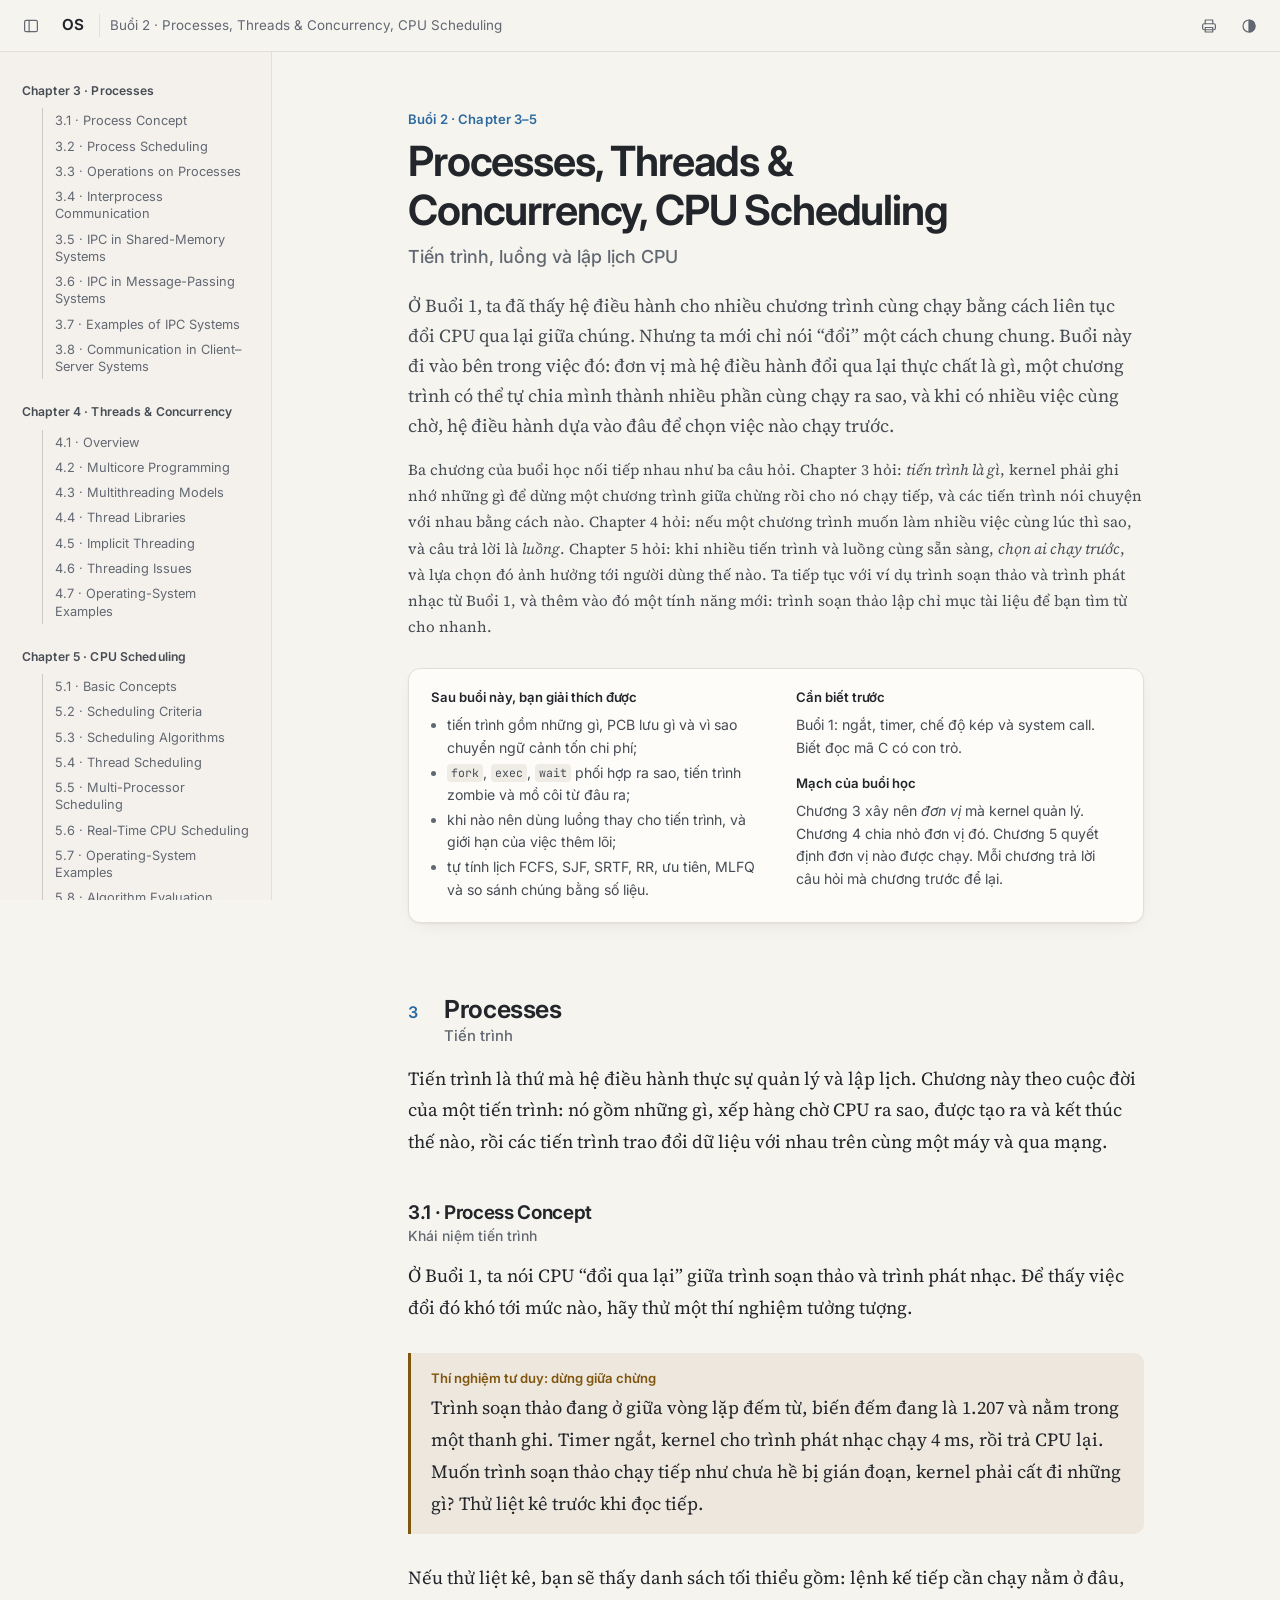
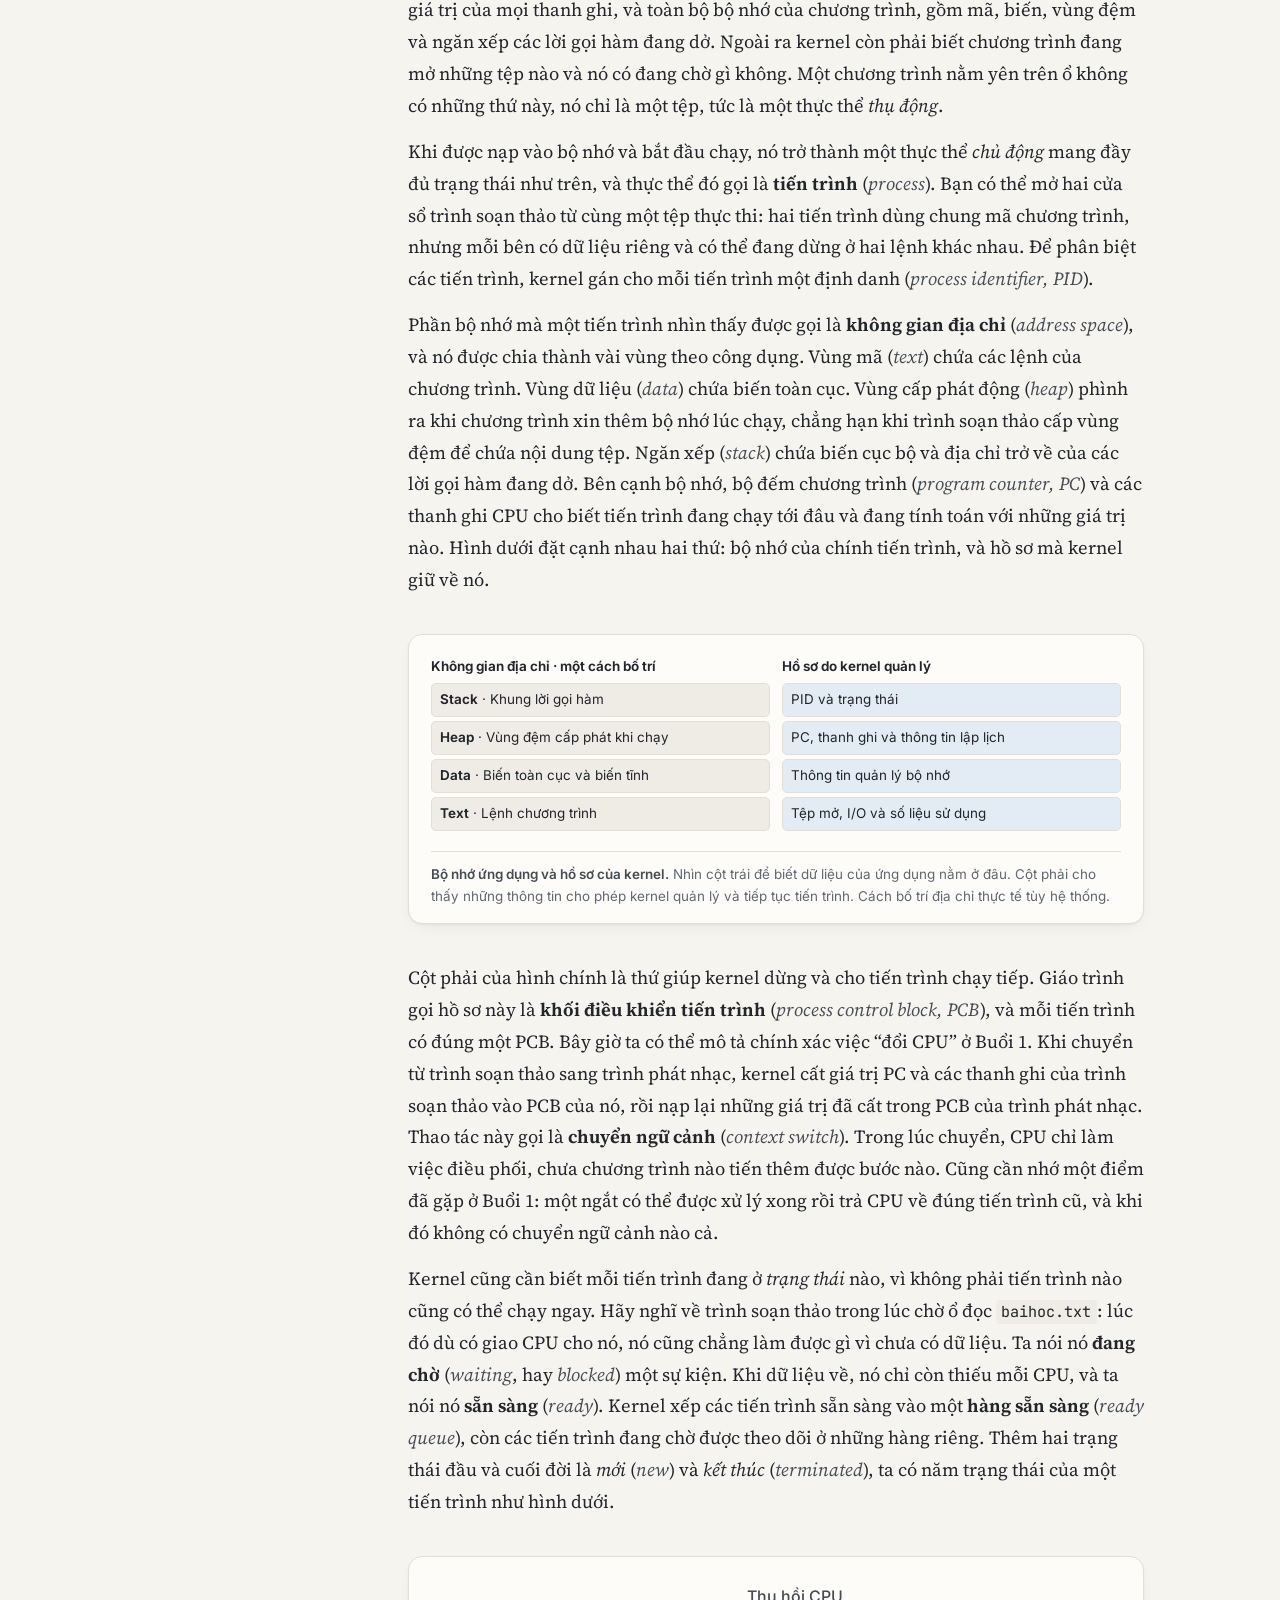
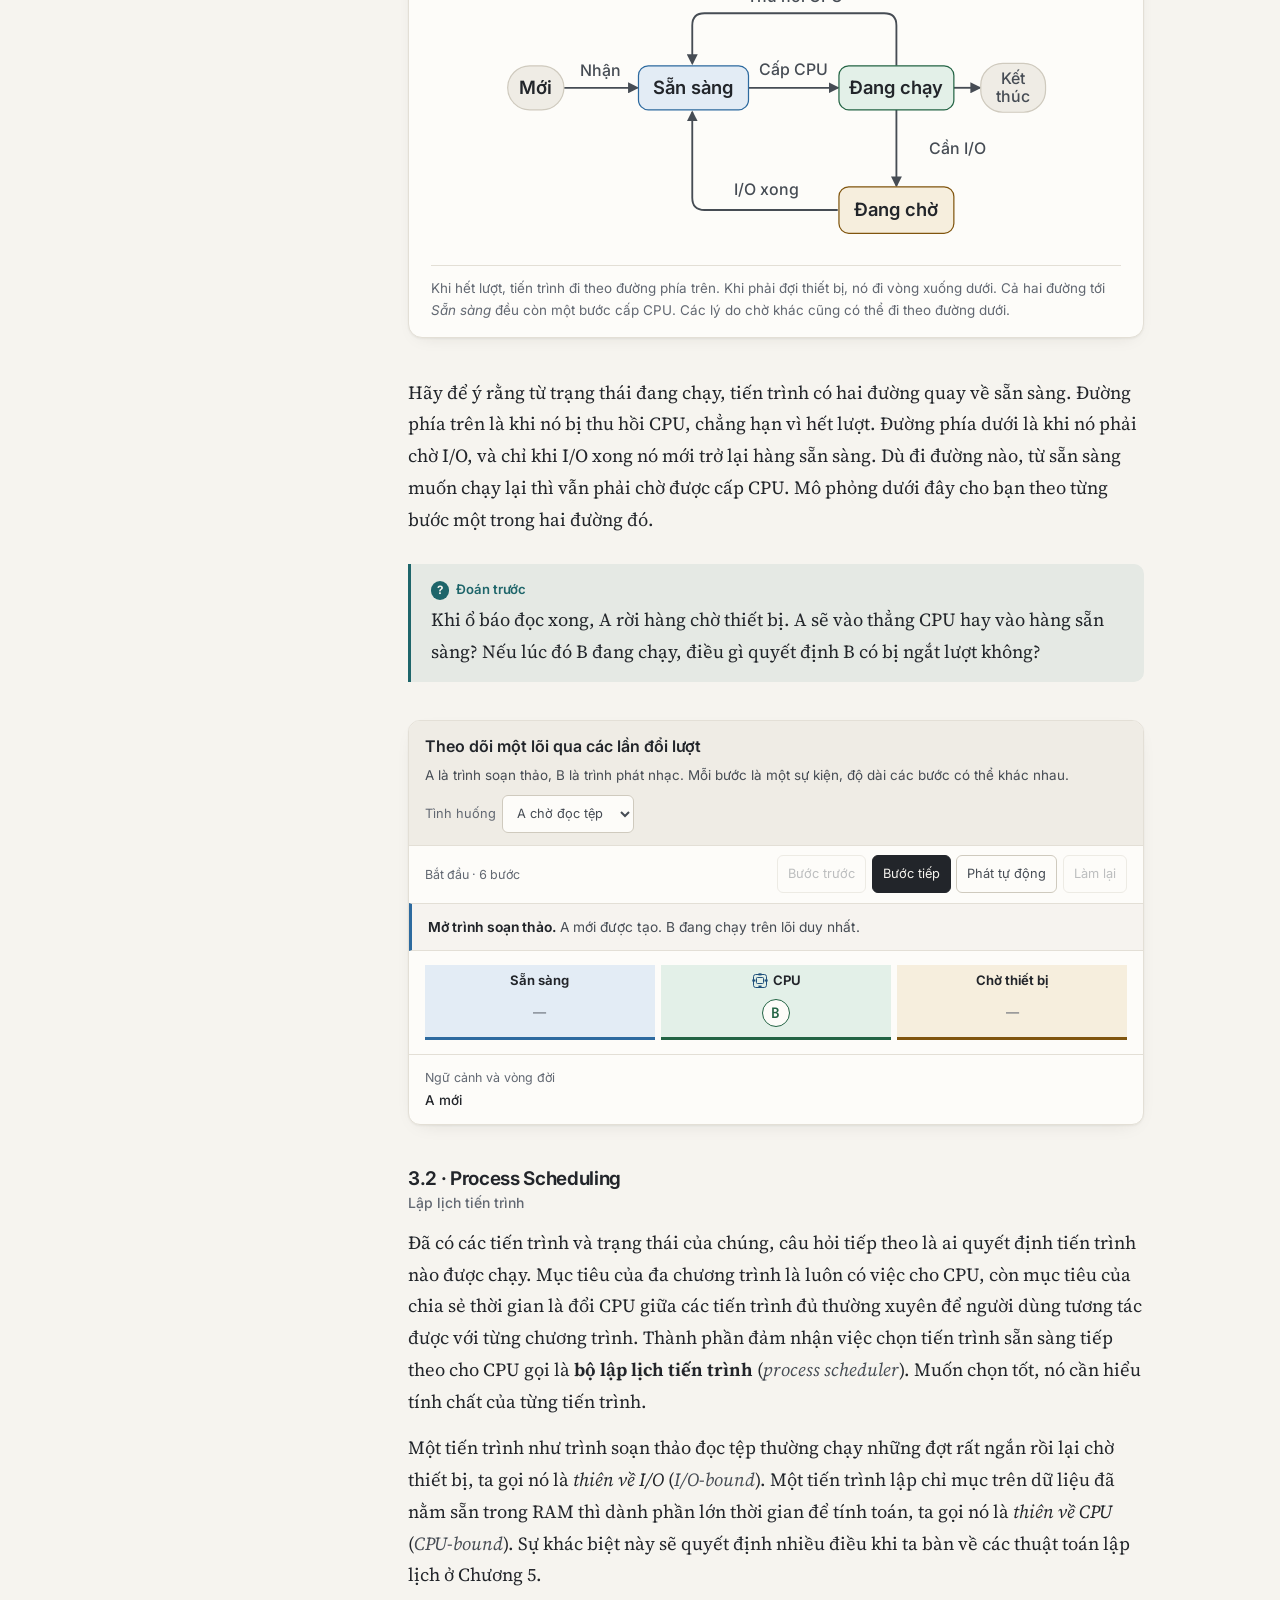
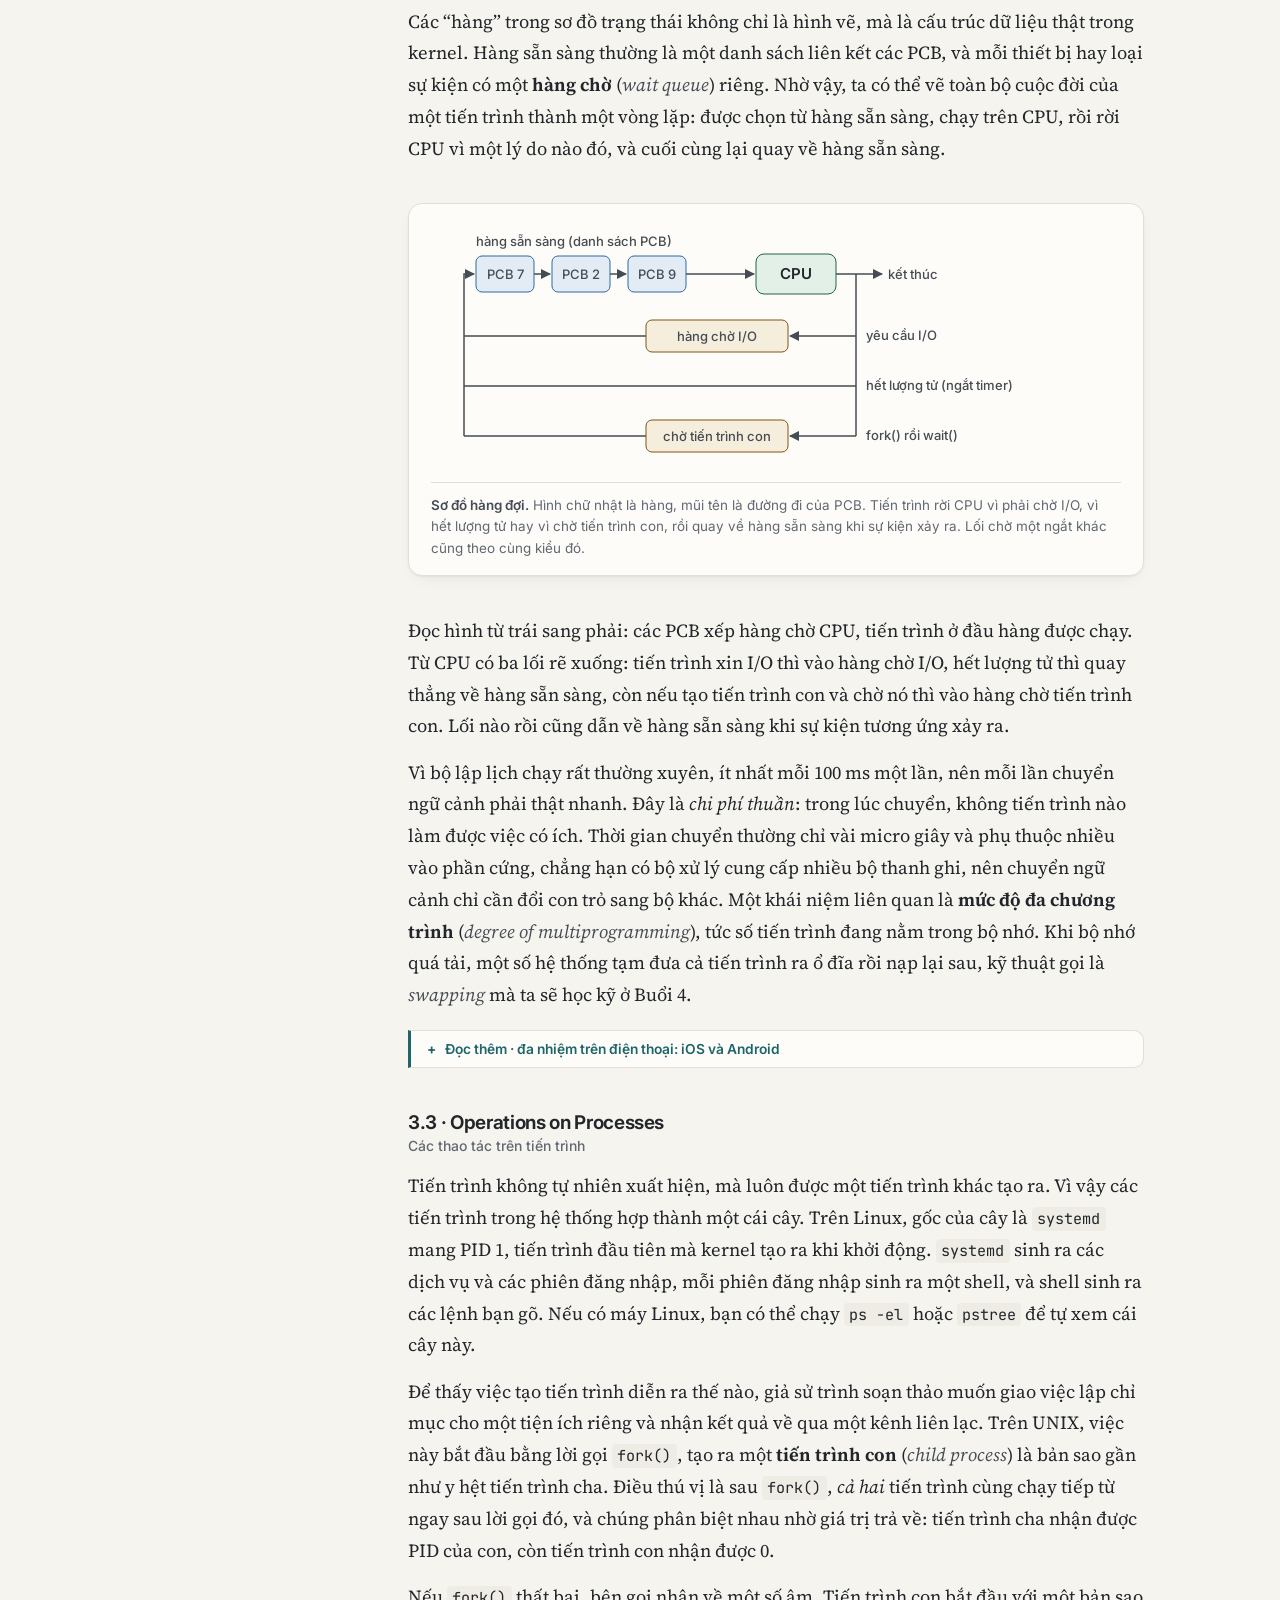
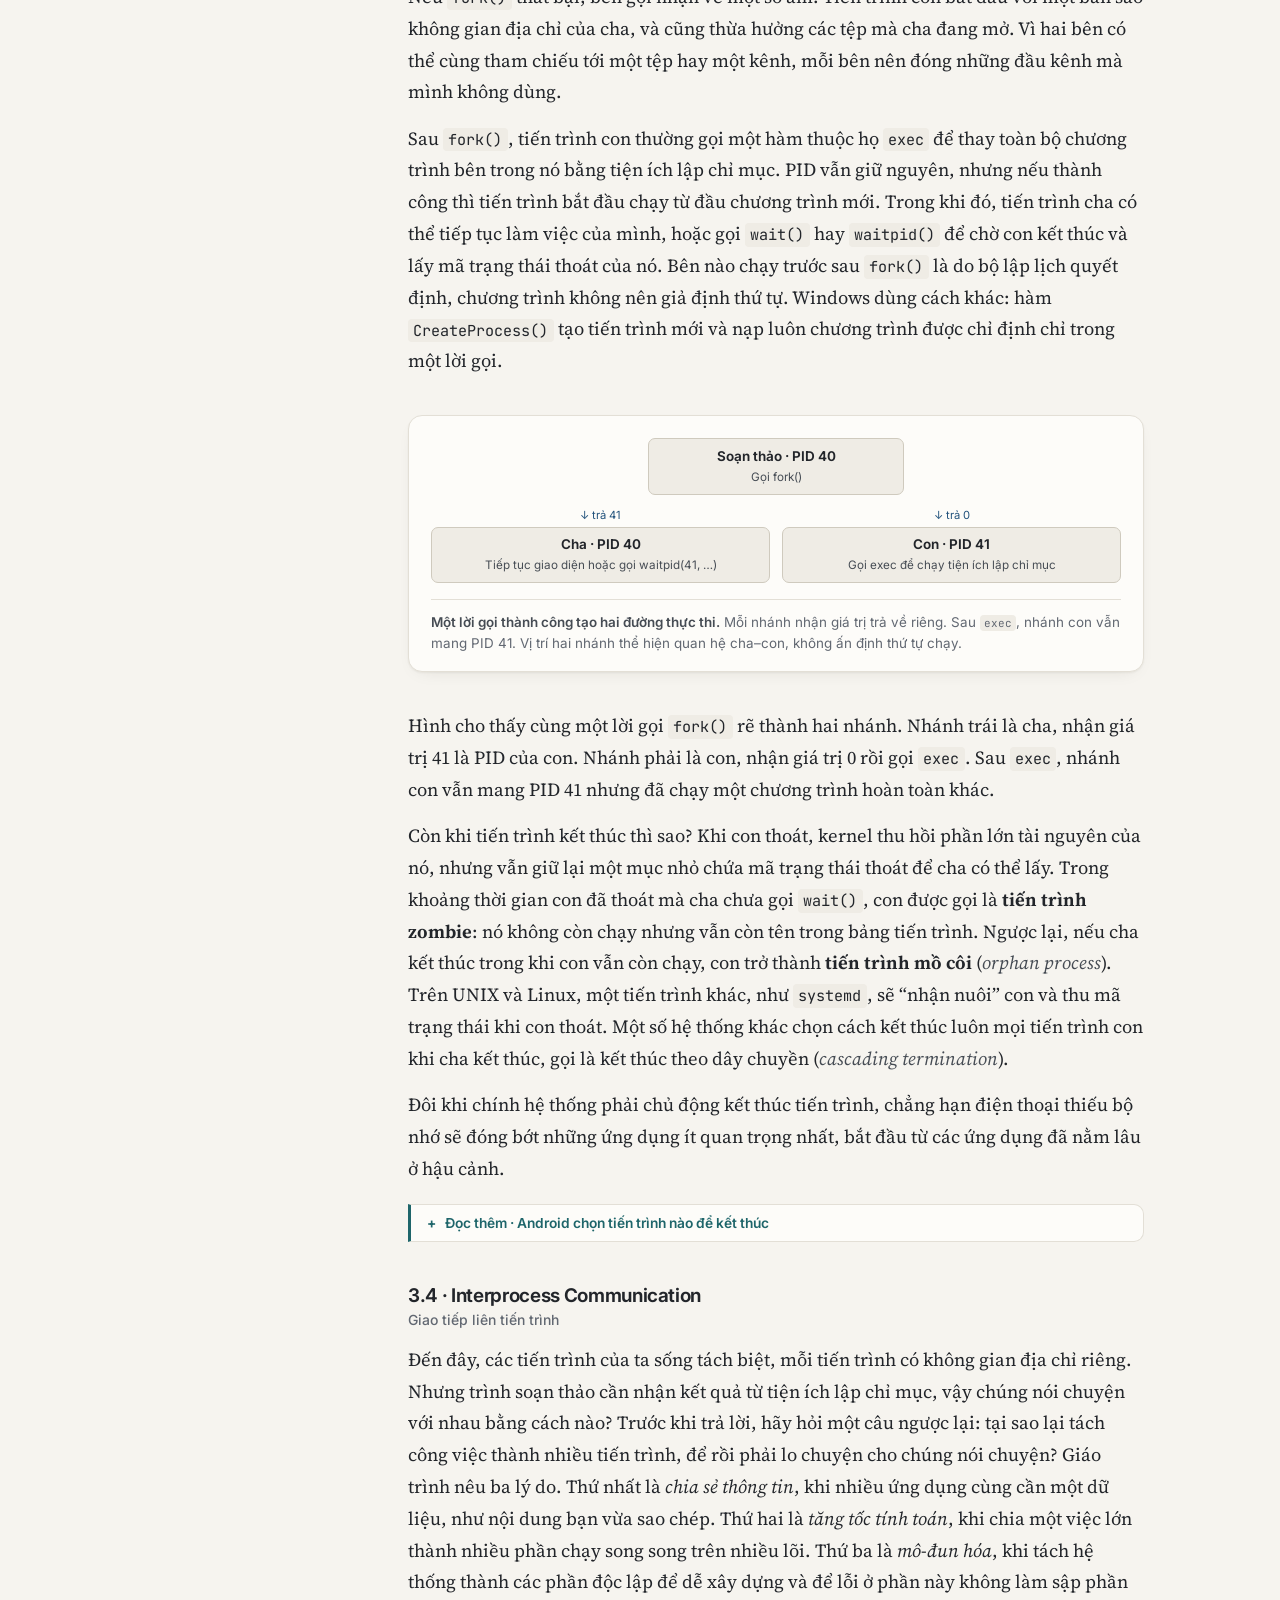
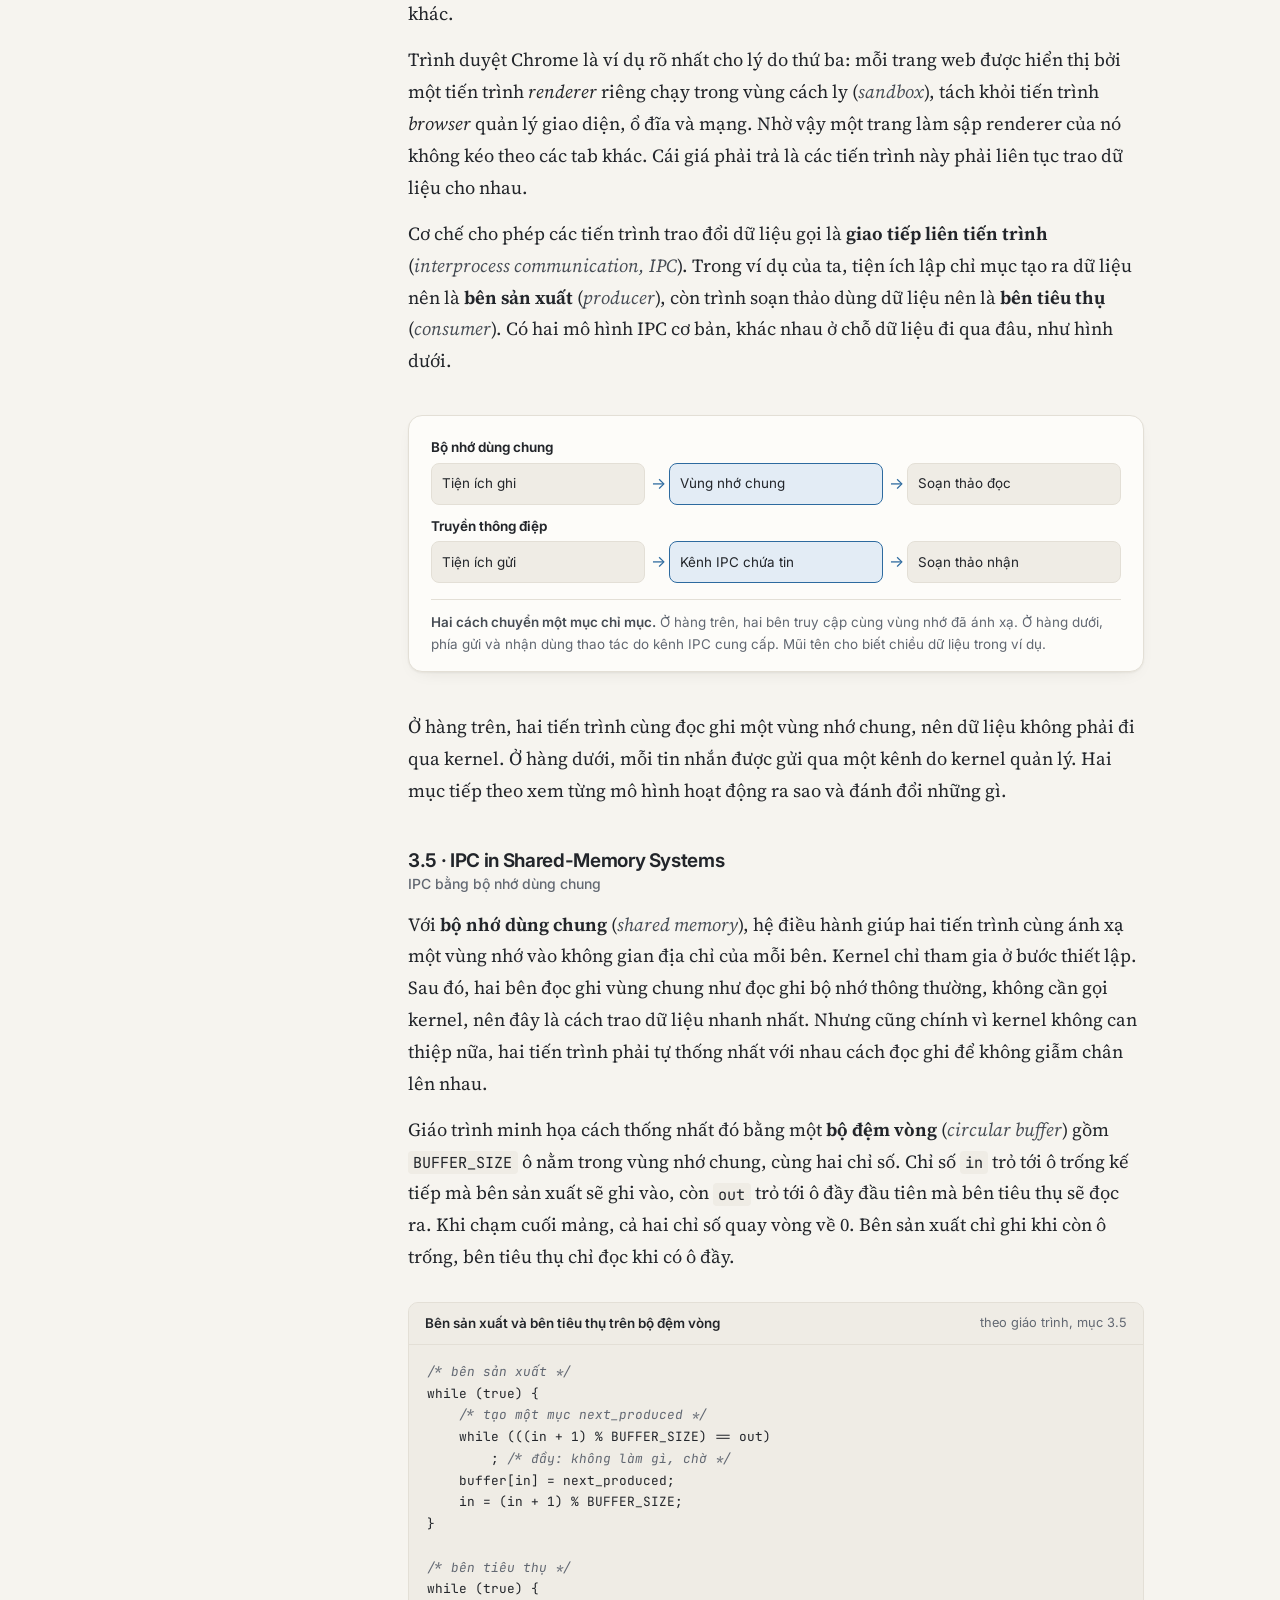
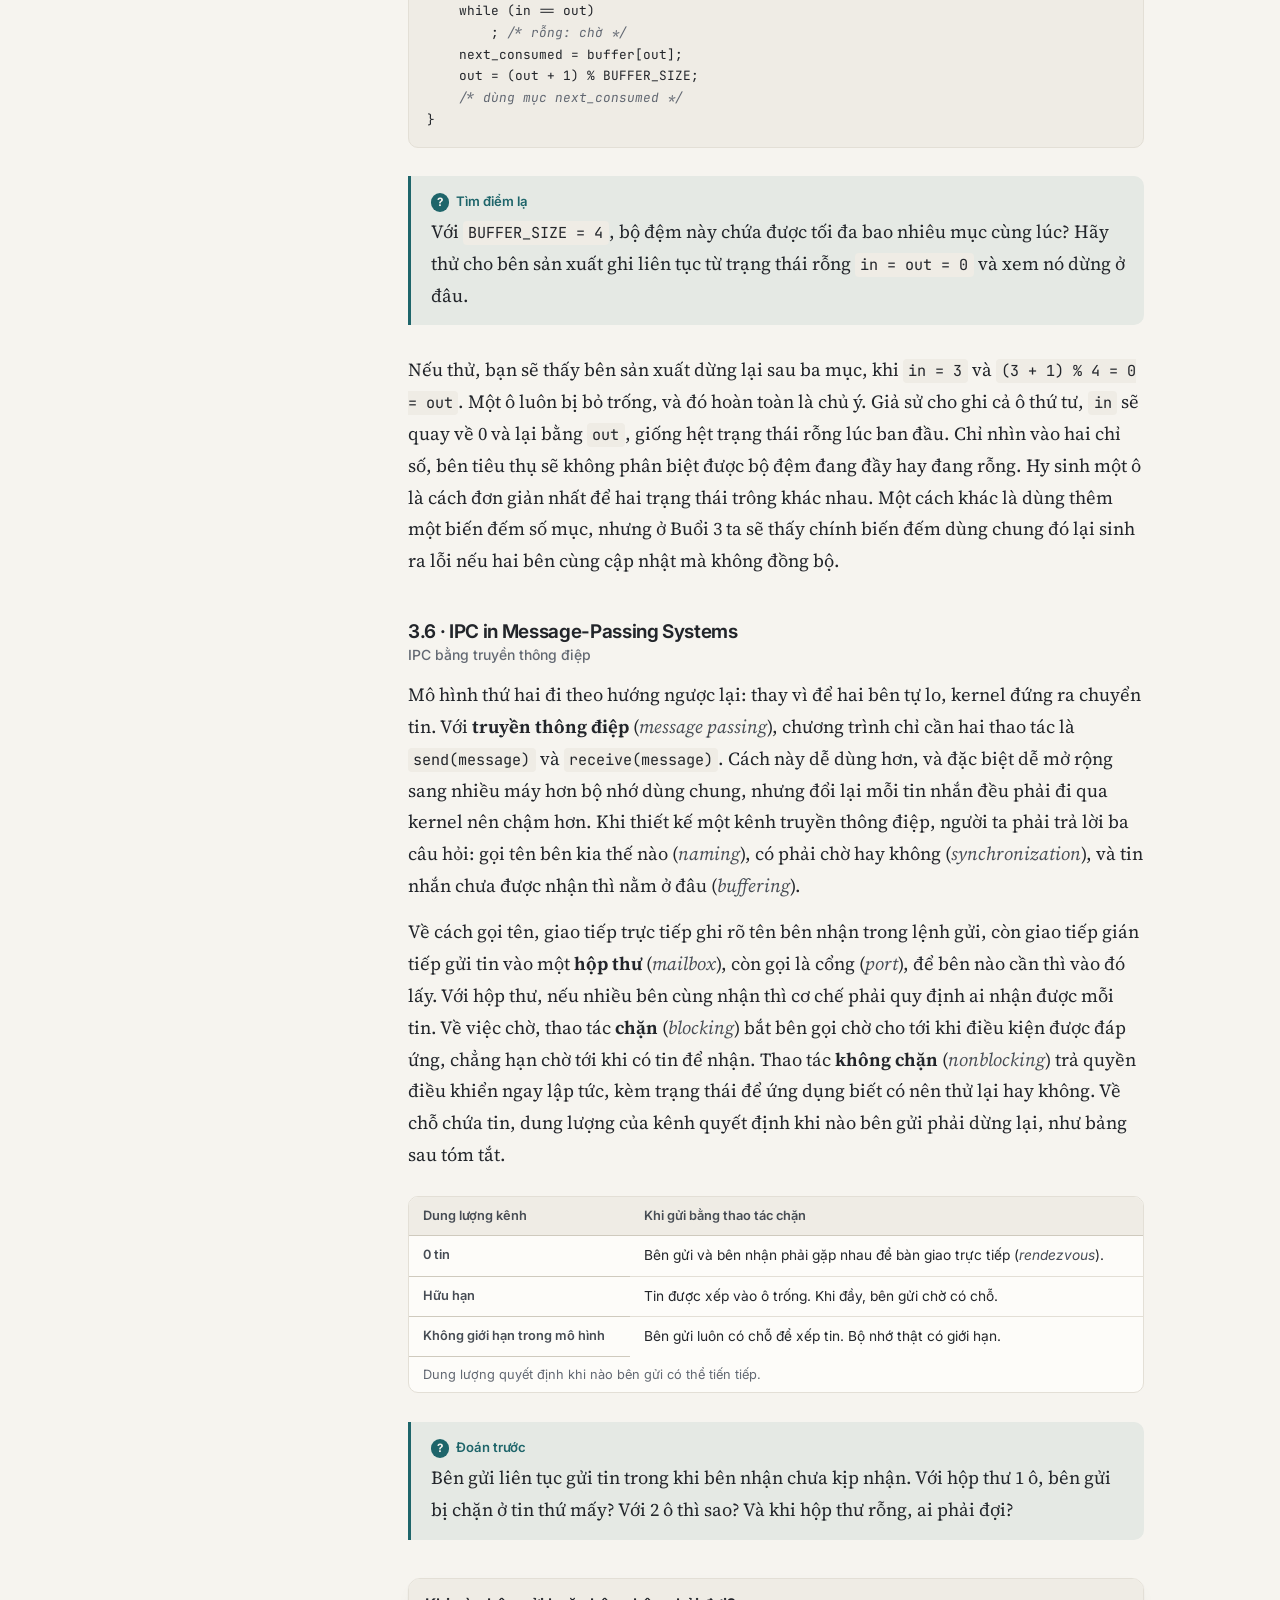
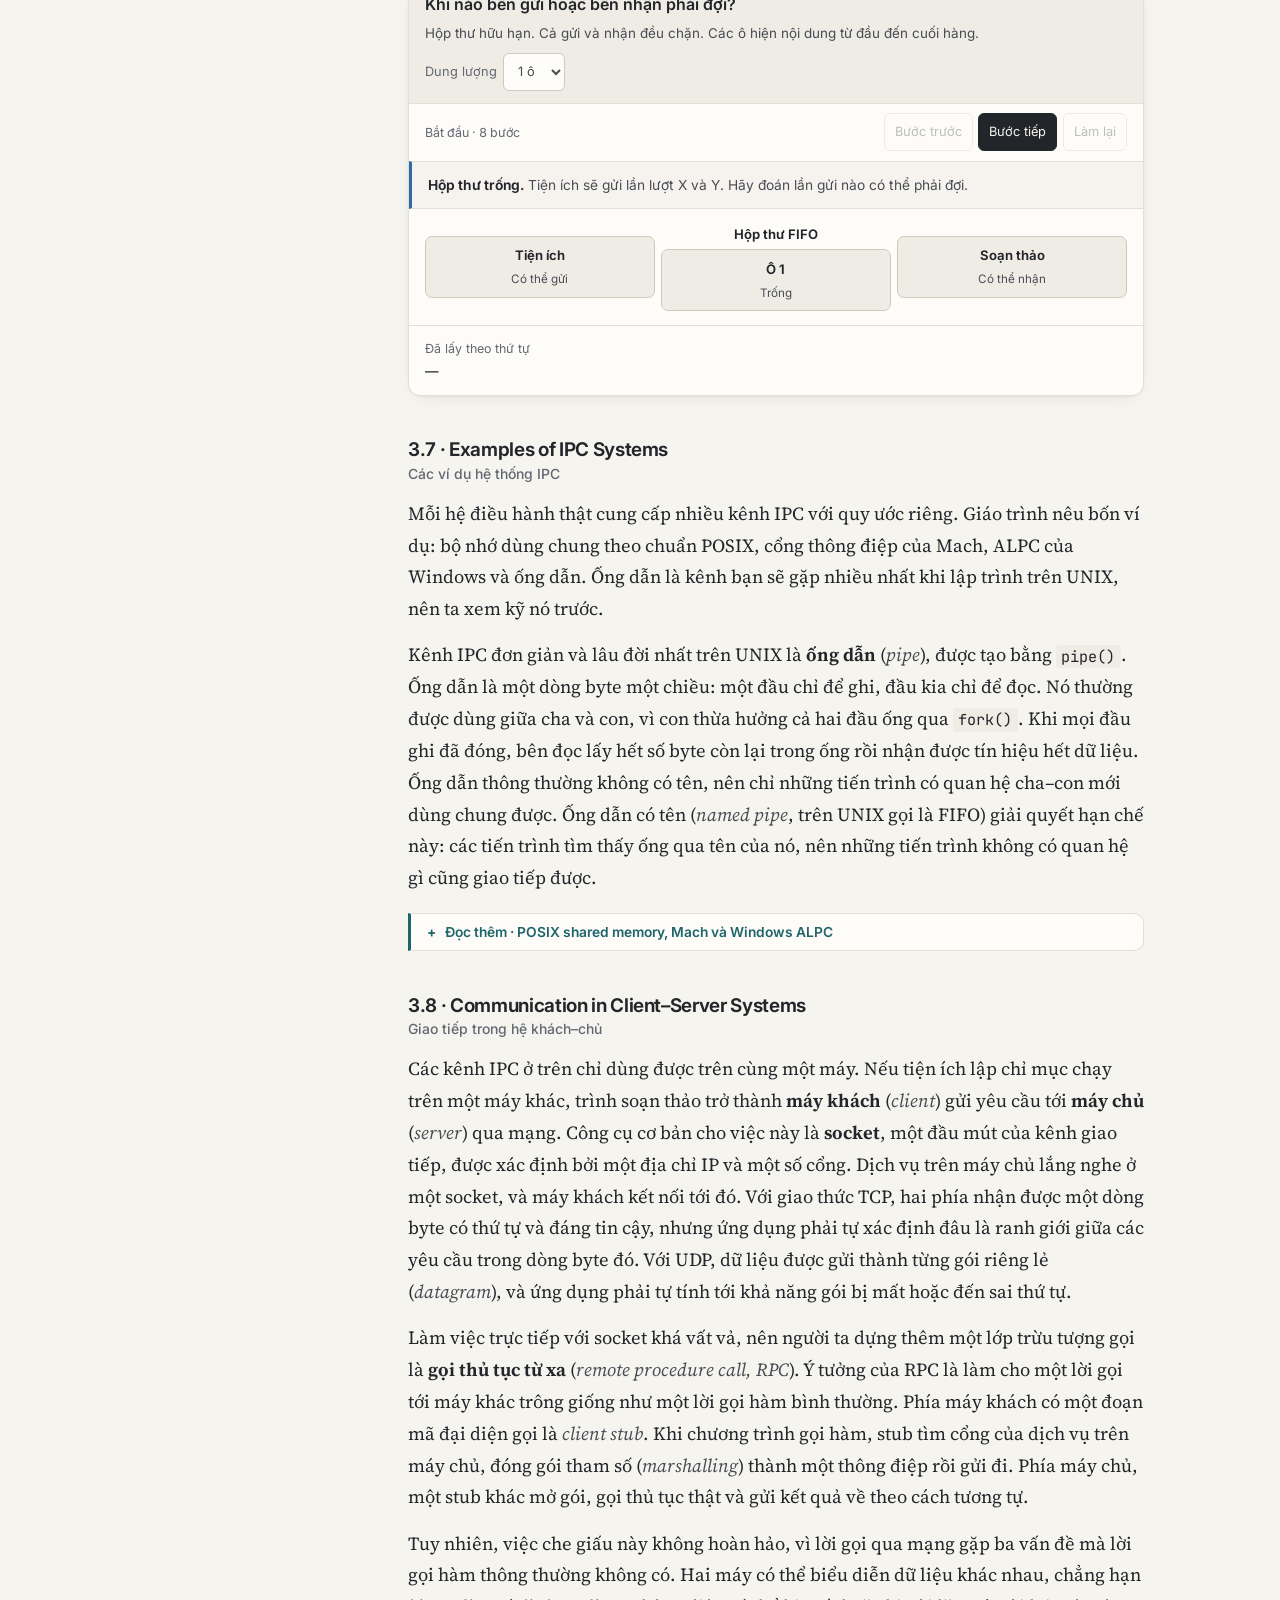
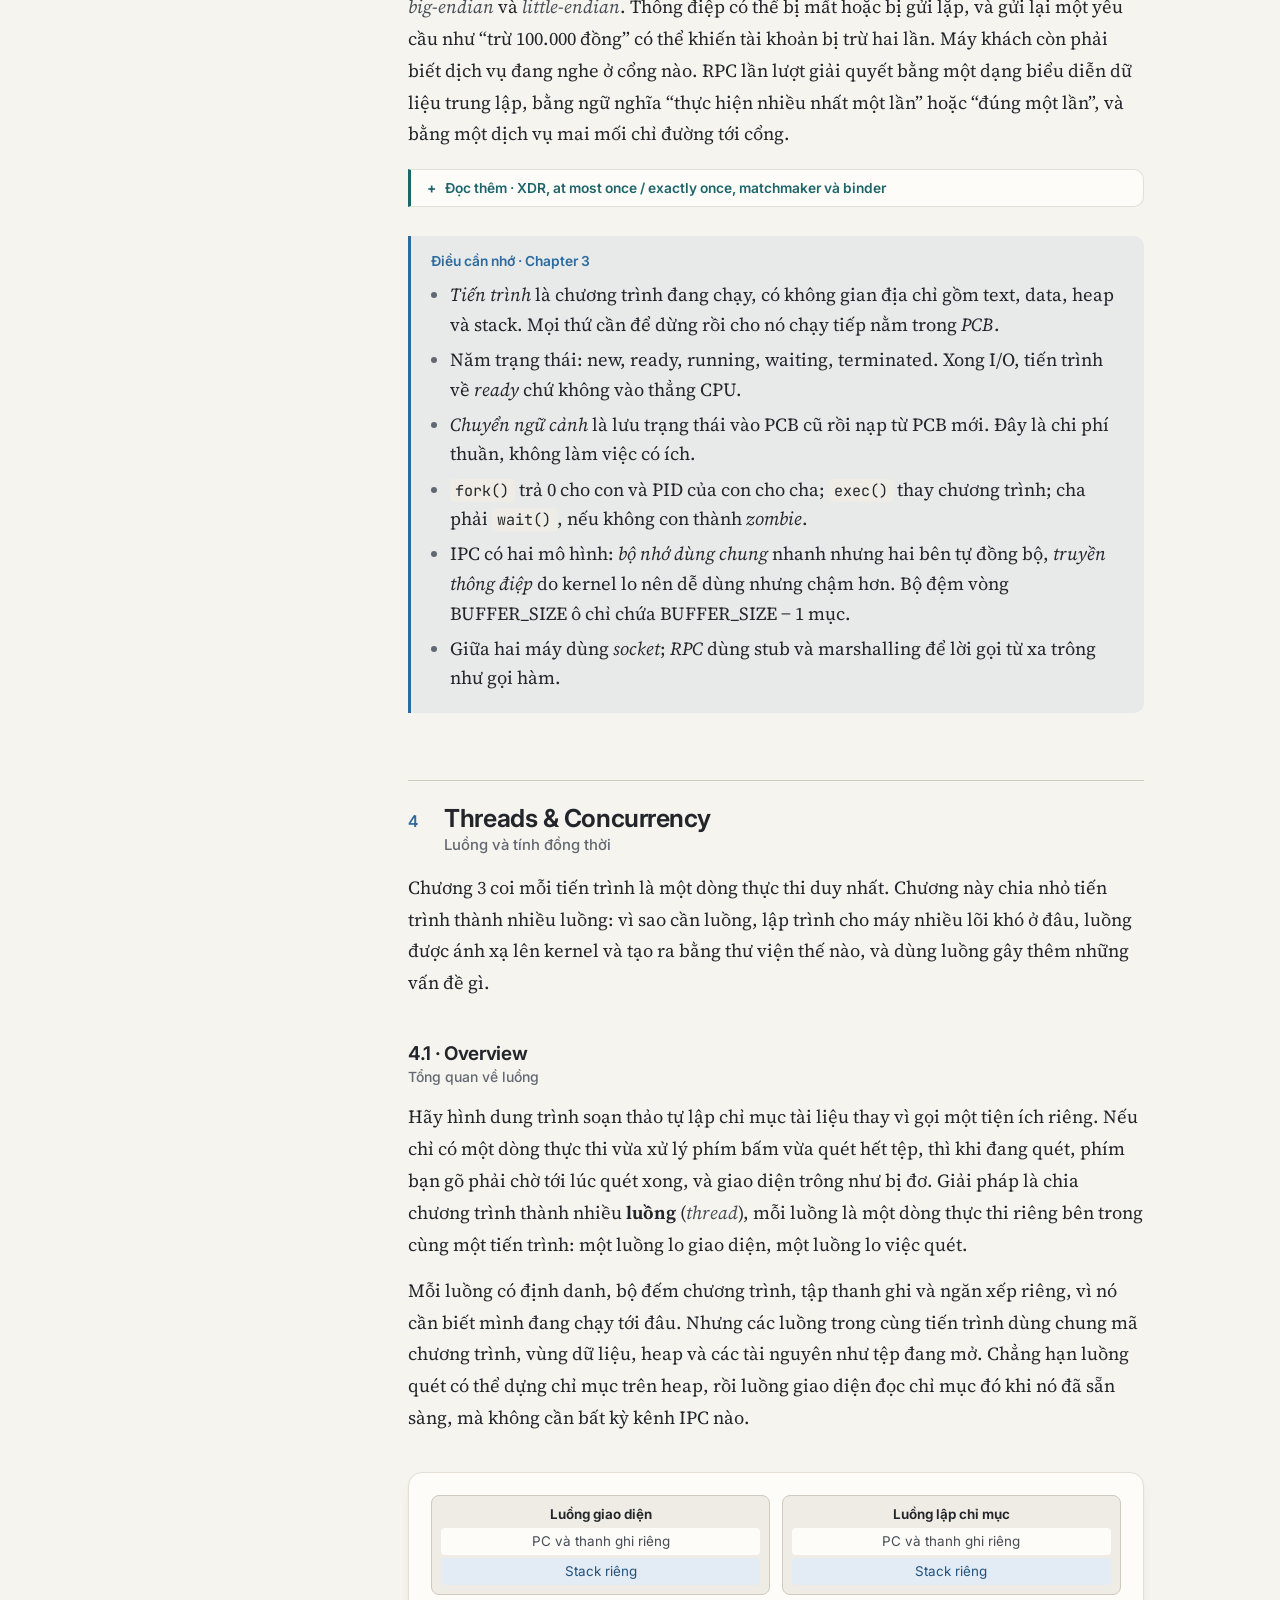
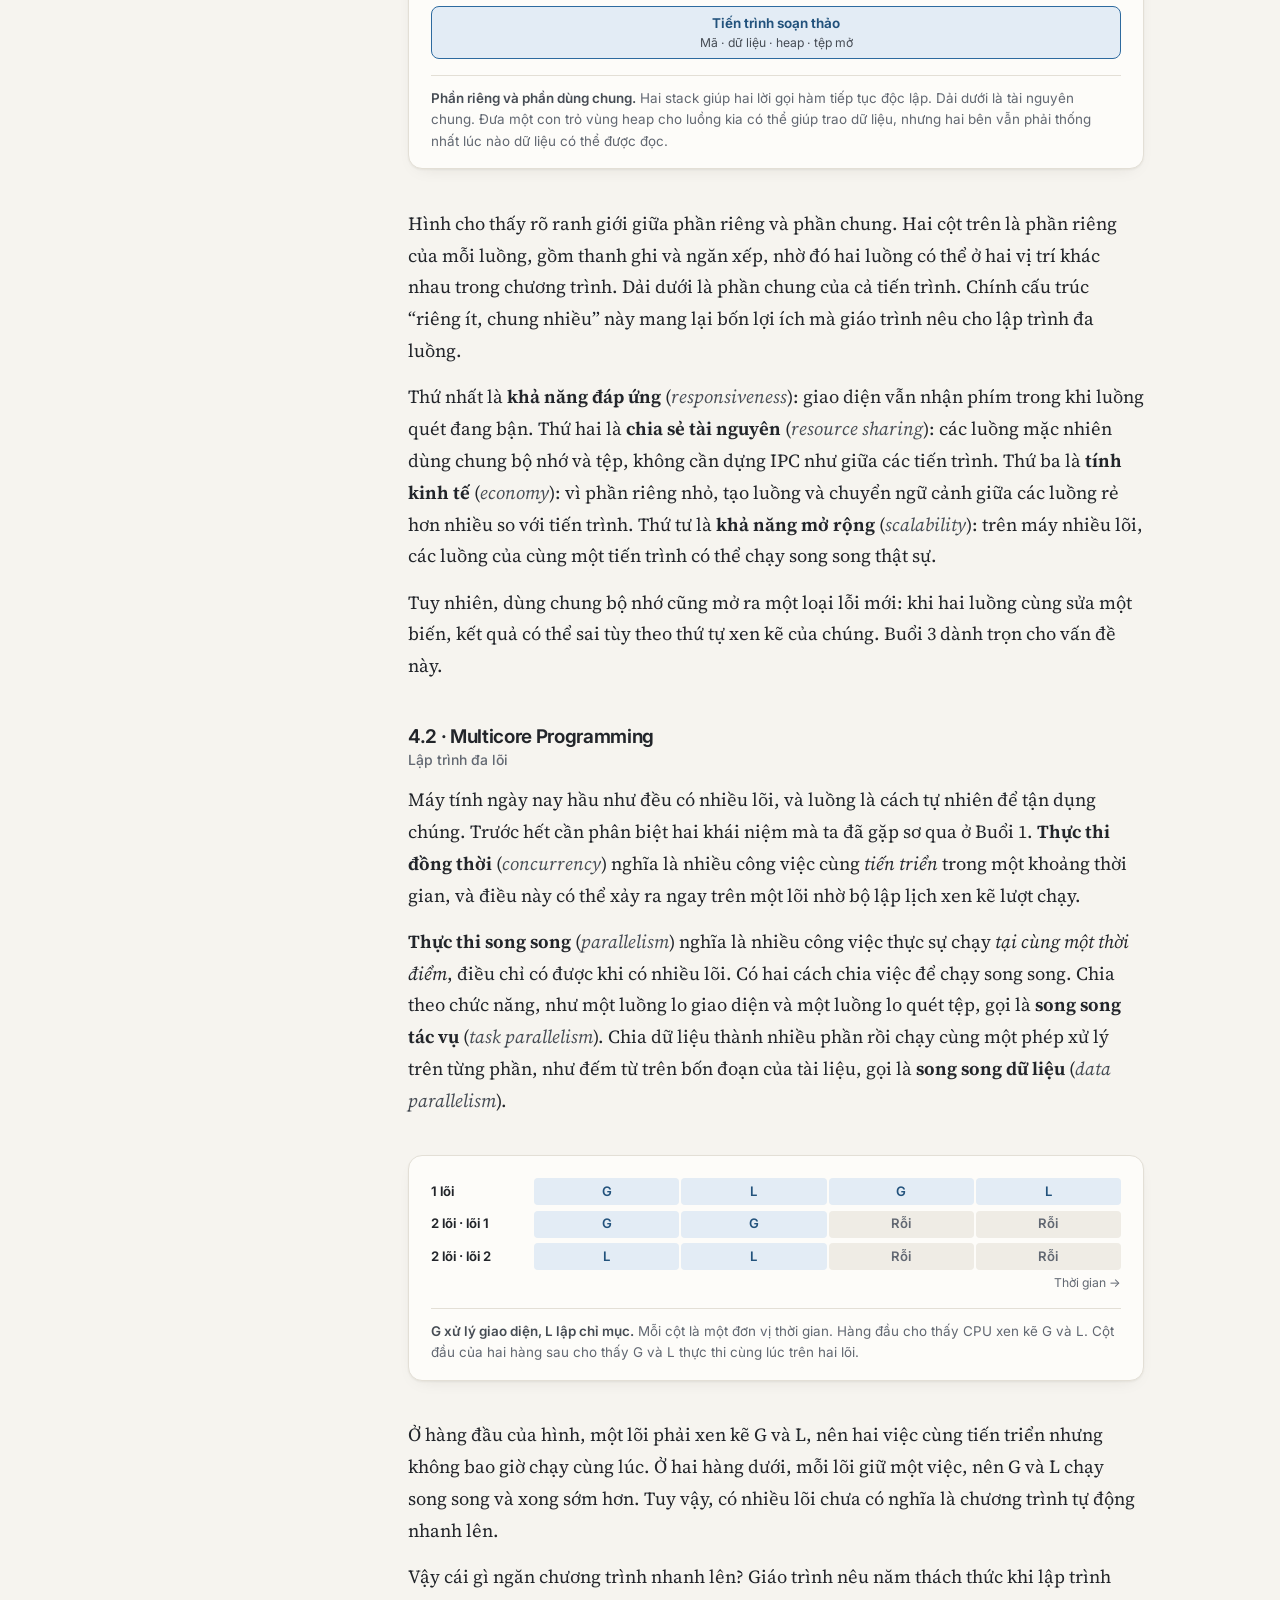
<file: buoi-2.html>
<!DOCTYPE html>
<html lang="vi">
<head>
  <meta charset="utf-8">
  <meta name="viewport" content="width=device-width, initial-scale=1">
  <meta name="description" content="Buổi 2 Hệ điều hành. Tự học về tiến trình, luồng, thực thi đồng thời và lập lịch CPU qua sơ đồ, mô phỏng và bài tập có lời giải.">
  <title>Buổi 2 · Processes, Threads &amp; Concurrency, CPU Scheduling · OS</title>
  <link rel="preconnect" href="https://fonts.googleapis.com">
  <link rel="preconnect" href="https://fonts.gstatic.com" crossorigin>
  <link href="https://fonts.googleapis.com/css2?family=Inter:wght@400;500;600;700&amp;family=Source+Serif+4:ital,opsz,wght@0,8..60,400;0,8..60,600;1,8..60,400&amp;family=JetBrains+Mono:wght@400;600&amp;display=swap" rel="stylesheet">
  <link rel="stylesheet" href="assets/style.css">
  <link rel="stylesheet" href="assets/buoi-2.css">
  <script defer src="assets/site.js"></script>
  <script defer src="assets/lab.js"></script>
  <script defer src="assets/buoi-2.js"></script>
</head>
<body>
  <header class="topbar">
    <a class="skip" href="#main">Đến nội dung</a>
    <button class="icon-btn side-btn" type="button" aria-controls="sidebar" aria-expanded="false" title="Mục lục" aria-label="Ẩn hoặc hiện mục lục" hidden>
      <svg viewBox="0 0 24 24" aria-hidden="true"><rect x="3.5" y="4.5" width="17" height="15" rx="2"/><path d="M9.5 4.5v15"/></svg>
    </button>
    <a class="brand" href="index.html">OS</a>
    <span class="crumb">Buổi 2 · Processes, Threads &amp; Concurrency, CPU Scheduling</span>
    <span class="spacer"></span>
    <button class="icon-btn print-btn" type="button" title="In bài" aria-label="In bài" hidden>
      <svg viewBox="0 0 24 24" aria-hidden="true"><path d="M7 9V4h10v5"/><rect x="3.5" y="9" width="17" height="8" rx="2"/><rect x="7" y="14" width="10" height="6"/></svg>
    </button>
    <button class="icon-btn theme-btn" type="button" title="Giao diện sáng/tối" aria-label="Đổi giao diện sáng/tối" hidden>
      <svg viewBox="0 0 24 24" aria-hidden="true"><circle cx="12" cy="12" r="8"/><path d="M12 4a8 8 0 0 1 0 16z" fill="currentColor"/></svg>
    </button>
    <div class="progress" aria-hidden="true"></div>
  </header>
  <div class="layout">
    <aside class="sidebar" id="sidebar">
      <nav aria-label="Mục lục buổi học">
        <div class="nav-chapter">
          <a class="nav-chapter-title" href="#chuong-3">Chapter 3 · Processes</a>
          <div class="toc">
            <a href="#trang-thai">3.1 · Process Concept</a>
            <a href="#lap-lich-tien-trinh">3.2 · Process Scheduling</a>
            <a href="#tao-tien-trinh">3.3 · Operations on Processes</a>
            <a href="#ipc">3.4 · Interprocess Communication</a>
            <a href="#ipc-bo-nho-chung">3.5 · IPC in Shared-Memory Systems</a>
            <a href="#ipc-thong-diep">3.6 · IPC in Message-Passing Systems</a>
            <a href="#vi-du-ipc">3.7 · Examples of IPC Systems</a>
            <a href="#client-server">3.8 · Communication in Client–Server Systems</a>
          </div>
        </div>
        <div class="nav-chapter">
          <a class="nav-chapter-title" href="#chuong-4">Chapter 4 · Threads &amp; Concurrency</a>
          <div class="toc">
            <a href="#chia-luong">4.1 · Overview</a>
            <a href="#lap-trinh-da-loi">4.2 · Multicore Programming</a>
            <a href="#anh-xa">4.3 · Multithreading Models</a>
            <a href="#thu-vien-luong">4.4 · Thread Libraries</a>
            <a href="#giao-viec">4.5 · Implicit Threading</a>
            <a href="#vong-doi-luong">4.6 · Threading Issues</a>
            <a href="#vi-du-luong">4.7 · Operating-System Examples</a>
          </div>
        </div>
        <div class="nav-chapter">
          <a class="nav-chapter-title" href="#chuong-5">Chapter 5 · CPU Scheduling</a>
          <div class="toc">
            <a href="#tieu-chi">5.1 · Basic Concepts</a>
            <a href="#tieu-chi-danh-gia">5.2 · Scheduling Criteria</a>
            <a href="#thuat-toan">5.3 · Scheduling Algorithms</a>
            <a href="#lap-lich-da-loi">5.4 · Thread Scheduling</a>
            <a href="#lap-lich-da-xu-ly">5.5 · Multi-Processor Scheduling</a>
            <a href="#thoi-gian-thuc">5.6 · Real-Time CPU Scheduling</a>
            <a href="#vi-du-lap-lich">5.7 · Operating-System Examples</a>
            <a href="#danh-gia">5.8 · Algorithm Evaluation</a>
          </div>
        </div>
        <div class="nav-chapter">
          <a class="nav-chapter-title" href="#ghi-nho">Summary &amp; Review</a>
          <div class="toc">
            <a href="#tu-kiem-tra">Practice Exercises</a>
            <a href="#thuat-ngu">Glossary</a>
            <a href="#giao-trinh">Textbook Reference</a>
          </div>
        </div>
      </nav>
    </aside>
    <main class="page" id="main" tabindex="-1"><article class="content">
      <header class="hero">
        <div class="eyebrow">Buổi 2 · Chapter 3–5</div>
        <h1>Processes, Threads &amp; Concurrency, CPU Scheduling</h1>
        <p class="title-vi">Tiến trình, luồng và lập lịch CPU</p>
        <p class="lead">Ở Buổi 1, ta đã thấy hệ điều hành cho nhiều chương trình cùng chạy bằng cách liên tục đổi CPU qua lại giữa chúng. Nhưng ta mới chỉ nói “đổi” một cách chung chung. Buổi này đi vào bên trong việc đó: đơn vị mà hệ điều hành đổi qua lại thực chất là gì, một chương trình có thể tự chia mình thành nhiều phần cùng chạy ra sao, và khi có nhiều việc cùng chờ, hệ điều hành dựa vào đâu để chọn việc nào chạy trước.</p>
        <p class="reading-cue">Ba chương của buổi học nối tiếp nhau như ba câu hỏi. Chapter 3 hỏi: <em>tiến trình là gì</em>, kernel phải ghi nhớ những gì để dừng một chương trình giữa chừng rồi cho nó chạy tiếp, và các tiến trình nói chuyện với nhau bằng cách nào. Chapter 4 hỏi: nếu một chương trình muốn làm nhiều việc cùng lúc thì sao, và câu trả lời là <em>luồng</em>. Chapter 5 hỏi: khi nhiều tiến trình và luồng cùng sẵn sàng, <em>chọn ai chạy trước</em>, và lựa chọn đó ảnh hưởng tới người dùng thế nào. Ta tiếp tục với ví dụ trình soạn thảo và trình phát nhạc từ Buổi 1, và thêm vào đó một tính năng mới: trình soạn thảo lập chỉ mục tài liệu để bạn tìm từ cho nhanh.</p>
        <div class="meta">
          <div>
            <h4>Sau buổi này, bạn giải thích được</h4>
            <ul>
              <li>tiến trình gồm những gì, PCB lưu gì và vì sao chuyển ngữ cảnh tốn chi phí;</li>
              <li><code>fork</code>, <code>exec</code>, <code>wait</code> phối hợp ra sao, tiến trình zombie và mồ côi từ đâu ra;</li>
              <li>khi nào nên dùng luồng thay cho tiến trình, và giới hạn của việc thêm lõi;</li>
              <li>tự tính lịch FCFS, SJF, SRTF, RR, ưu tiên, MLFQ và so sánh chúng bằng số liệu.</li>
            </ul>
          </div>
          <div>
            <h4>Cần biết trước</h4>
            <p>Buổi 1: ngắt, timer, chế độ kép và system call. Biết đọc mã C có con trỏ.</p>
            <h4>Mạch của buổi học</h4>
            <p>Chương 3 xây nên <em>đơn vị</em> mà kernel quản lý. Chương 4 chia nhỏ đơn vị đó. Chương 5 quyết định đơn vị nào được chạy. Mỗi chương trả lời câu hỏi mà chương trước để lại.</p>
          </div>
        </div>
      </header>

      <section aria-labelledby="chuong-3">
        <h2 id="chuong-3"><span class="sec">3</span><span>Processes <span class="vi">Tiến trình</span></span></h2>
        <p>Tiến trình là thứ mà hệ điều hành thực sự quản lý và lập lịch. Chương này theo cuộc đời của một tiến trình: nó gồm những gì, xếp hàng chờ CPU ra sao, được tạo ra và kết thúc thế nào, rồi các tiến trình trao đổi dữ liệu với nhau trên cùng một máy và qua mạng.</p>

        <h3 id="trang-thai">3.1 · Process Concept <span class="vi">Khái niệm tiến trình</span></h3>
        <p>Ở Buổi 1, ta nói CPU “đổi qua lại” giữa trình soạn thảo và trình phát nhạc. Để thấy việc đổi đó khó tới mức nào, hãy thử một thí nghiệm tưởng tượng.</p>
        <div class="box problem"><div class="box-h">Thí nghiệm tư duy: dừng giữa chừng</div><p>Trình soạn thảo đang ở giữa vòng lặp đếm từ, biến đếm đang là 1.207 và nằm trong một thanh ghi. Timer ngắt, kernel cho trình phát nhạc chạy 4 ms, rồi trả CPU lại. Muốn trình soạn thảo chạy tiếp như chưa hề bị gián đoạn, kernel phải cất đi những gì? Thử liệt kê trước khi đọc tiếp.</p></div>
        <p>Nếu thử liệt kê, bạn sẽ thấy danh sách tối thiểu gồm: lệnh kế tiếp cần chạy nằm ở đâu, giá trị của mọi thanh ghi, và toàn bộ bộ nhớ của chương trình, gồm mã, biến, vùng đệm và ngăn xếp các lời gọi hàm đang dở. Ngoài ra kernel còn phải biết chương trình đang mở những tệp nào và nó có đang chờ gì không. Một chương trình nằm yên trên ổ không có những thứ này, nó chỉ là một tệp, tức là một thực thể <em>thụ động</em>.</p>
        <p>Khi được nạp vào bộ nhớ và bắt đầu chạy, nó trở thành một thực thể <em>chủ động</em> mang đầy đủ trạng thái như trên, và thực thể đó gọi là <dfn>tiến trình</dfn> (<span class="en">process</span>). Bạn có thể mở hai cửa sổ trình soạn thảo từ cùng một tệp thực thi: hai tiến trình dùng chung mã chương trình, nhưng mỗi bên có dữ liệu riêng và có thể đang dừng ở hai lệnh khác nhau. Để phân biệt các tiến trình, kernel gán cho mỗi tiến trình một định danh (<span class="en">process identifier, PID</span>).</p>
        <p>Phần bộ nhớ mà một tiến trình nhìn thấy được gọi là <dfn>không gian địa chỉ</dfn> (<span class="en">address space</span>), và nó được chia thành vài vùng theo công dụng. Vùng mã (<span class="en">text</span>) chứa các lệnh của chương trình. Vùng dữ liệu (<span class="en">data</span>) chứa biến toàn cục. Vùng cấp phát động (<span class="en">heap</span>) phình ra khi chương trình xin thêm bộ nhớ lúc chạy, chẳng hạn khi trình soạn thảo cấp vùng đệm để chứa nội dung tệp. Ngăn xếp (<span class="en">stack</span>) chứa biến cục bộ và địa chỉ trở về của các lời gọi hàm đang dở. Bên cạnh bộ nhớ, bộ đếm chương trình (<span class="en">program counter, PC</span>) và các thanh ghi CPU cho biết tiến trình đang chạy tới đâu và đang tính toán với những giá trị nào. Hình dưới đặt cạnh nhau hai thứ: bộ nhớ của chính tiến trình, và hồ sơ mà kernel giữ về nó.</p>
        <figure class="fig">
          <div class="process-layout">
            <div><strong>Không gian địa chỉ · một cách bố trí</strong><ol class="memory-zones"><li><b>Stack</b> · Khung lời gọi hàm</li><li><b>Heap</b> · Vùng đệm cấp phát khi chạy</li><li><b>Data</b> · Biến toàn cục và biến tĩnh</li><li><b>Text</b> · Lệnh chương trình</li></ol></div>
            <div><strong>Hồ sơ do kernel quản lý</strong><ul class="memory-zones"><li>PID và trạng thái</li><li>PC, thanh ghi và thông tin lập lịch</li><li>Thông tin quản lý bộ nhớ</li><li>Tệp mở, I/O và số liệu sử dụng</li></ul></div>
          </div>
          <figcaption><b>Bộ nhớ ứng dụng và hồ sơ của kernel.</b> Nhìn cột trái để biết dữ liệu của ứng dụng nằm ở đâu. Cột phải cho thấy những thông tin cho phép kernel quản lý và tiếp tục tiến trình. Cách bố trí địa chỉ thực tế tùy hệ thống.</figcaption>
        </figure>
        <p>Cột phải của hình chính là thứ giúp kernel dừng và cho tiến trình chạy tiếp. Giáo trình gọi hồ sơ này là <dfn>khối điều khiển tiến trình</dfn> (<span class="en">process control block, PCB</span>), và mỗi tiến trình có đúng một PCB. Bây giờ ta có thể mô tả chính xác việc “đổi CPU” ở Buổi 1. Khi chuyển từ trình soạn thảo sang trình phát nhạc, kernel cất giá trị PC và các thanh ghi của trình soạn thảo vào PCB của nó, rồi nạp lại những giá trị đã cất trong PCB của trình phát nhạc. Thao tác này gọi là <dfn>chuyển ngữ cảnh</dfn> (<span class="en">context switch</span>). Trong lúc chuyển, CPU chỉ làm việc điều phối, chưa chương trình nào tiến thêm được bước nào. Cũng cần nhớ một điểm đã gặp ở Buổi 1: một ngắt có thể được xử lý xong rồi trả CPU về đúng tiến trình cũ, và khi đó không có chuyển ngữ cảnh nào cả.</p>
        <p>Kernel cũng cần biết mỗi tiến trình đang ở <em>trạng thái</em> nào, vì không phải tiến trình nào cũng có thể chạy ngay. Hãy nghĩ về trình soạn thảo trong lúc chờ ổ đọc <code>baihoc.txt</code>: lúc đó dù có giao CPU cho nó, nó cũng chẳng làm được gì vì chưa có dữ liệu. Ta nói nó <dfn>đang chờ</dfn> (<span class="en">waiting</span>, hay <span class="en">blocked</span>) một sự kiện. Khi dữ liệu về, nó chỉ còn thiếu mỗi CPU, và ta nói nó <dfn>sẵn sàng</dfn> (<span class="en">ready</span>). Kernel xếp các tiến trình sẵn sàng vào một <dfn>hàng sẵn sàng</dfn> (<span class="en">ready queue</span>), còn các tiến trình đang chờ được theo dõi ở những hàng riêng. Thêm hai trạng thái đầu và cuối đời là <em>mới</em> (<span class="en">new</span>) và <em>kết thúc</em> (<span class="en">terminated</span>), ta có năm trạng thái của một tiến trình như hình dưới.</p>
        <figure class="fig">
          <svg class="teaching-svg" viewBox="0 0 445 221" role="img" aria-labelledby="process-map-title process-map-desc">
            <title id="process-map-title">Vòng đời tiến trình qua năm trạng thái</title>
            <desc id="process-map-desc">Mới sang sẵn sàng khi tiếp nhận. Sẵn sàng sang đang chạy khi được cấp CPU. Đang chạy có thể về sẵn sàng khi bị thu hồi, đi xuống đang chờ khi cần sự kiện, hoặc kết thúc. Sự kiện đưa tiến trình từ đang chờ về sẵn sàng.</desc>
            <defs><marker id="process-arrow" markerWidth="6" markerHeight="6" refX="5" refY="3" orient="auto"><path class="arrowhead" d="M0 0 6 3 0 6z"/></marker></defs>
            <g class="route" marker-end="url(#process-arrow)">
              <path d="M49 89H109"/><path d="M200 89H273"/><path d="M368 89H389"/>
              <path d="M321 71V38Q321 28 311 28H164Q154 28 154 38V69"/>
              <path d="M321 107V169"/><path d="M273 189H164Q154 189 154 179V109"/>
            </g>
            <rect class="muted-node" x="3" y="71" width="46" height="36" rx="18"/>
            <rect class="ready-node" x="110" y="71" width="90" height="36" rx="8"/>
            <rect class="running-node" x="274" y="71" width="94" height="36" rx="8"/>
            <rect class="waiting-node" x="274" y="170" width="94" height="38" rx="8"/>
            <rect class="muted-node" x="390" y="69" width="53" height="40" rx="18"/>
            <g text-anchor="middle" dominant-baseline="middle">
              <text x="26" y="90">Mới</text><text x="155" y="90">Sẵn sàng</text><text x="321" y="90">Đang chạy</text>
              <text x="321" y="190">Đang chờ</text><text class="annotation" x="416" y="82">Kết</text><text class="annotation" x="416" y="97">thúc</text>
              <text class="annotation" x="79" y="76">Nhận</text><text class="annotation" x="237" y="75">Cấp CPU</text>
              <text class="annotation" x="238" y="15">Thu hồi CPU</text>
              <text class="annotation" x="371" y="140">Cần I/O</text><text class="annotation" x="215" y="173">I/O xong</text>
            </g>
          </svg>
          <figcaption>Khi hết lượt, tiến trình đi theo đường phía trên. Khi phải đợi thiết bị, nó đi vòng xuống dưới. Cả hai đường tới <em>Sẵn sàng</em> đều còn một bước cấp CPU. Các lý do chờ khác cũng có thể đi theo đường dưới.</figcaption>
        </figure>
        <p>Hãy để ý rằng từ trạng thái đang chạy, tiến trình có hai đường quay về sẵn sàng. Đường phía trên là khi nó bị thu hồi CPU, chẳng hạn vì hết lượt. Đường phía dưới là khi nó phải chờ I/O, và chỉ khi I/O xong nó mới trở lại hàng sẵn sàng. Dù đi đường nào, từ sẵn sàng muốn chạy lại thì vẫn phải chờ được cấp CPU. Mô phỏng dưới đây cho bạn theo từng bước một trong hai đường đó.</p>
        <div class="box predict"><div class="box-h">Đoán trước</div><p>Khi ổ báo đọc xong, A rời hàng chờ thiết bị. A sẽ vào thẳng CPU hay vào hàng sẵn sàng? Nếu lúc đó B đang chạy, điều gì quyết định B có bị ngắt lượt không?</p></div>
        <div id="mo-phong-tien-trinh" data-lab="process"></div>

        <h3 id="lap-lich-tien-trinh">3.2 · Process Scheduling <span class="vi">Lập lịch tiến trình</span></h3>
        <p>Đã có các tiến trình và trạng thái của chúng, câu hỏi tiếp theo là ai quyết định tiến trình nào được chạy. Mục tiêu của đa chương trình là luôn có việc cho CPU, còn mục tiêu của chia sẻ thời gian là đổi CPU giữa các tiến trình đủ thường xuyên để người dùng tương tác được với từng chương trình. Thành phần đảm nhận việc chọn tiến trình sẵn sàng tiếp theo cho CPU gọi là <dfn>bộ lập lịch tiến trình</dfn> (<span class="en">process scheduler</span>). Muốn chọn tốt, nó cần hiểu tính chất của từng tiến trình.</p>
        <p>Một tiến trình như trình soạn thảo đọc tệp thường chạy những đợt rất ngắn rồi lại chờ thiết bị, ta gọi nó là <em>thiên về I/O</em> (<span class="en">I/O-bound</span>). Một tiến trình lập chỉ mục trên dữ liệu đã nằm sẵn trong RAM thì dành phần lớn thời gian để tính toán, ta gọi nó là <em>thiên về CPU</em> (<span class="en">CPU-bound</span>). Sự khác biệt này sẽ quyết định nhiều điều khi ta bàn về các thuật toán lập lịch ở Chương 5.</p>
        <p>Các “hàng” trong sơ đồ trạng thái không chỉ là hình vẽ, mà là cấu trúc dữ liệu thật trong kernel. Hàng sẵn sàng thường là một danh sách liên kết các PCB, và mỗi thiết bị hay loại sự kiện có một <dfn>hàng chờ</dfn> (<span class="en">wait queue</span>) riêng. Nhờ vậy, ta có thể vẽ toàn bộ cuộc đời của một tiến trình thành một vòng lặp: được chọn từ hàng sẵn sàng, chạy trên CPU, rồi rời CPU vì một lý do nào đó, và cuối cùng lại quay về hàng sẵn sàng.</p>
        <figure class="fig">
          <svg class="teaching-svg wide" viewBox="0 0 640 240" role="img" aria-labelledby="queue-map-title">
            <title id="queue-map-title">Sơ đồ hàng đợi: hàng sẵn sàng gồm các PCB, CPU, và các lối quay về qua hàng chờ</title>
            <defs><marker id="queue-arrow" viewBox="0 0 10 10" refX="9" refY="5" markerWidth="7" markerHeight="7" orient="auto"><path class="arrowhead" d="M0 0L10 5L0 10z"/></marker></defs>
            <text class="annotation" x="20" y="20">hàng sẵn sàng (danh sách PCB)</text>
            <rect class="ready-node" x="20" y="30" width="58" height="36" rx="6"/><text class="annotation" x="49" y="53" text-anchor="middle">PCB 7</text>
            <rect class="ready-node" x="96" y="30" width="58" height="36" rx="6"/><text class="annotation" x="125" y="53" text-anchor="middle">PCB 2</text>
            <rect class="ready-node" x="172" y="30" width="58" height="36" rx="6"/><text class="annotation" x="201" y="53" text-anchor="middle">PCB 9</text>
            <g class="route" marker-end="url(#queue-arrow)"><path d="M78 48H94"/><path d="M154 48H170"/><path d="M230 48H298"/><path d="M380 48H426"/><path d="M400 110H334"/><path d="M400 210H334"/><path d="M8 210V48H18"/></g>
            <rect class="running-node" x="300" y="28" width="80" height="40" rx="8"/><text x="340" y="53" text-anchor="middle">CPU</text>
            <text class="annotation" x="432" y="53">kết thúc</text>
            <path class="route" d="M400 48V210M190 110H8M400 160H8M190 210H8"/>
            <rect class="waiting-node" x="190" y="94" width="142" height="32" rx="6"/><text class="annotation" x="261" y="115" text-anchor="middle">hàng chờ I/O</text>
            <rect class="waiting-node" x="190" y="194" width="142" height="32" rx="6"/><text class="annotation" x="261" y="215" text-anchor="middle">chờ tiến trình con</text>
            <text class="annotation" x="410" y="114">yêu cầu I/O</text>
            <text class="annotation" x="410" y="164">hết lượng tử (ngắt timer)</text>
            <text class="annotation" x="410" y="214">fork() rồi wait()</text>
          </svg>
          <figcaption><b>Sơ đồ hàng đợi.</b> Hình chữ nhật là hàng, mũi tên là đường đi của PCB. Tiến trình rời CPU vì phải chờ I/O, vì hết lượng tử hay vì chờ tiến trình con, rồi quay về hàng sẵn sàng khi sự kiện xảy ra. Lối chờ một ngắt khác cũng theo cùng kiểu đó.</figcaption>
        </figure>
        <p>Đọc hình từ trái sang phải: các PCB xếp hàng chờ CPU, tiến trình ở đầu hàng được chạy. Từ CPU có ba lối rẽ xuống: tiến trình xin I/O thì vào hàng chờ I/O, hết lượng tử thì quay thẳng về hàng sẵn sàng, còn nếu tạo tiến trình con và chờ nó thì vào hàng chờ tiến trình con. Lối nào rồi cũng dẫn về hàng sẵn sàng khi sự kiện tương ứng xảy ra.</p>
        <p>Vì bộ lập lịch chạy rất thường xuyên, ít nhất mỗi 100 ms một lần, nên mỗi lần chuyển ngữ cảnh phải thật nhanh. Đây là <em>chi phí thuần</em>: trong lúc chuyển, không tiến trình nào làm được việc có ích. Thời gian chuyển thường chỉ vài micro giây và phụ thuộc nhiều vào phần cứng, chẳng hạn có bộ xử lý cung cấp nhiều bộ thanh ghi, nên chuyển ngữ cảnh chỉ cần đổi con trỏ sang bộ khác. Một khái niệm liên quan là <dfn>mức độ đa chương trình</dfn> (<span class="en">degree of multiprogramming</span>), tức số tiến trình đang nằm trong bộ nhớ. Khi bộ nhớ quá tải, một số hệ thống tạm đưa cả tiến trình ra ổ đĩa rồi nạp lại sau, kỹ thuật gọi là <span class="en">swapping</span> mà ta sẽ học kỹ ở Buổi 4.</p>
        <details class="deep"><summary><span class="q">Đọc thêm · đa nhiệm trên điện thoại: iOS và Android</span></summary><div class="deep-body">
          <p>Điện thoại là một môi trường đặc biệt, vì màn hình nhỏ và pin có hạn. Phiên bản iOS đầu tiên chỉ cho một ứng dụng ở tiền cảnh được chạy, các ứng dụng khác đều bị tạm dừng. Về sau iOS mới cho chạy một số loại công việc nền có giới hạn. Android ngay từ đầu đã cho ứng dụng tiếp tục chạy ở hậu cảnh thông qua <em>service</em>, một thành phần không có giao diện, và đó là lý do ứng dụng nghe nhạc vẫn phát khi bạn chuyển sang ứng dụng khác.</p>
        </div></details>

        <h3 id="tao-tien-trinh">3.3 · Operations on Processes <span class="vi">Các thao tác trên tiến trình</span></h3>
        <p>Tiến trình không tự nhiên xuất hiện, mà luôn được một tiến trình khác tạo ra. Vì vậy các tiến trình trong hệ thống hợp thành một cái cây. Trên Linux, gốc của cây là <code>systemd</code> mang PID 1, tiến trình đầu tiên mà kernel tạo ra khi khởi động. <code>systemd</code> sinh ra các dịch vụ và các phiên đăng nhập, mỗi phiên đăng nhập sinh ra một shell, và shell sinh ra các lệnh bạn gõ. Nếu có máy Linux, bạn có thể chạy <code>ps -el</code> hoặc <code>pstree</code> để tự xem cái cây này.</p>
        <p>Để thấy việc tạo tiến trình diễn ra thế nào, giả sử trình soạn thảo muốn giao việc lập chỉ mục cho một tiện ích riêng và nhận kết quả về qua một kênh liên lạc. Trên UNIX, việc này bắt đầu bằng lời gọi <code>fork()</code>, tạo ra một <dfn>tiến trình con</dfn> (<span class="en">child process</span>) là bản sao gần như y hệt tiến trình cha. Điều thú vị là sau <code>fork()</code>, <em>cả hai</em> tiến trình cùng chạy tiếp từ ngay sau lời gọi đó, và chúng phân biệt nhau nhờ giá trị trả về: tiến trình cha nhận được PID của con, còn tiến trình con nhận được 0.</p>
        <p>Nếu <code>fork()</code> thất bại, bên gọi nhận về một số âm. Tiến trình con bắt đầu với một bản sao không gian địa chỉ của cha, và cũng thừa hưởng các tệp mà cha đang mở. Vì hai bên có thể cùng tham chiếu tới một tệp hay một kênh, mỗi bên nên đóng những đầu kênh mà mình không dùng.</p>
        <p>Sau <code>fork()</code>, tiến trình con thường gọi một hàm thuộc họ <code>exec</code> để thay toàn bộ chương trình bên trong nó bằng tiện ích lập chỉ mục. PID vẫn giữ nguyên, nhưng nếu thành công thì tiến trình bắt đầu chạy từ đầu chương trình mới. Trong khi đó, tiến trình cha có thể tiếp tục làm việc của mình, hoặc gọi <code>wait()</code> hay <code>waitpid()</code> để chờ con kết thúc và lấy mã trạng thái thoát của nó. Bên nào chạy trước sau <code>fork()</code> là do bộ lập lịch quyết định, chương trình không nên giả định thứ tự. Windows dùng cách khác: hàm <code>CreateProcess()</code> tạo tiến trình mới và nạp luôn chương trình được chỉ định chỉ trong một lời gọi.</p>
        <figure class="fig">
          <div class="fork-map">
            <div class="lab-node fork-parent"><b>Soạn thảo · PID 40</b><small>Gọi fork()</small></div>
            <div class="fork-branch"><small class="fork-arrow">↓ trả 41</small><div class="lab-node"><b>Cha · PID 40</b><small>Tiếp tục giao diện hoặc gọi waitpid(41, …)</small></div></div>
            <div class="fork-branch"><small class="fork-arrow">↓ trả 0</small><div class="lab-node"><b>Con · PID 41</b><small>Gọi exec để chạy tiện ích lập chỉ mục</small></div></div>
          </div>
          <figcaption><b>Một lời gọi thành công tạo hai đường thực thi.</b> Mỗi nhánh nhận giá trị trả về riêng. Sau <code>exec</code>, nhánh con vẫn mang PID 41. Vị trí hai nhánh thể hiện quan hệ cha–con, không ấn định thứ tự chạy.</figcaption>
        </figure>
        <p>Hình cho thấy cùng một lời gọi <code>fork()</code> rẽ thành hai nhánh. Nhánh trái là cha, nhận giá trị 41 là PID của con. Nhánh phải là con, nhận giá trị 0 rồi gọi <code>exec</code>. Sau <code>exec</code>, nhánh con vẫn mang PID 41 nhưng đã chạy một chương trình hoàn toàn khác.</p>
        <p>Còn khi tiến trình kết thúc thì sao? Khi con thoát, kernel thu hồi phần lớn tài nguyên của nó, nhưng vẫn giữ lại một mục nhỏ chứa mã trạng thái thoát để cha có thể lấy. Trong khoảng thời gian con đã thoát mà cha chưa gọi <code>wait()</code>, con được gọi là <dfn>tiến trình zombie</dfn>: nó không còn chạy nhưng vẫn còn tên trong bảng tiến trình. Ngược lại, nếu cha kết thúc trong khi con vẫn còn chạy, con trở thành <dfn>tiến trình mồ côi</dfn> (<span class="en">orphan process</span>). Trên UNIX và Linux, một tiến trình khác, như <code>systemd</code>, sẽ “nhận nuôi” con và thu mã trạng thái khi con thoát. Một số hệ thống khác chọn cách kết thúc luôn mọi tiến trình con khi cha kết thúc, gọi là kết thúc theo dây chuyền (<span class="en">cascading termination</span>).</p>
        <p>Đôi khi chính hệ thống phải chủ động kết thúc tiến trình, chẳng hạn điện thoại thiếu bộ nhớ sẽ đóng bớt những ứng dụng ít quan trọng nhất, bắt đầu từ các ứng dụng đã nằm lâu ở hậu cảnh.</p>
        <details class="deep"><summary><span class="q">Đọc thêm · Android chọn tiến trình nào để kết thúc</span></summary><div class="deep-body">
          <p>Android kết thúc tiến trình theo một <em>thứ bậc quan trọng</em>, từ cao xuống thấp gồm: tiến trình tiền cảnh mà người dùng đang thao tác, tiến trình vẫn còn hiện trên màn hình, tiến trình đang chạy service như phát nhạc, tiến trình ở hậu cảnh, và cuối cùng là tiến trình rỗng không còn thành phần nào hoạt động. Android kết thúc từ cuối danh sách trở lên. Vì vậy các ứng dụng được khuyến khích lưu trạng thái trước khi bị đẩy ra hậu cảnh, để người dùng quay lại vẫn thấy mọi thứ như cũ.</p>
        </div></details>

        <h3 id="ipc">3.4 · Interprocess Communication <span class="vi">Giao tiếp liên tiến trình</span></h3>
        <p>Đến đây, các tiến trình của ta sống tách biệt, mỗi tiến trình có không gian địa chỉ riêng. Nhưng trình soạn thảo cần nhận kết quả từ tiện ích lập chỉ mục, vậy chúng nói chuyện với nhau bằng cách nào? Trước khi trả lời, hãy hỏi một câu ngược lại: tại sao lại tách công việc thành nhiều tiến trình, để rồi phải lo chuyện cho chúng nói chuyện? Giáo trình nêu ba lý do. Thứ nhất là <em>chia sẻ thông tin</em>, khi nhiều ứng dụng cùng cần một dữ liệu, như nội dung bạn vừa sao chép. Thứ hai là <em>tăng tốc tính toán</em>, khi chia một việc lớn thành nhiều phần chạy song song trên nhiều lõi. Thứ ba là <em>mô-đun hóa</em>, khi tách hệ thống thành các phần độc lập để dễ xây dựng và để lỗi ở phần này không làm sập phần khác.</p>
        <p>Trình duyệt Chrome là ví dụ rõ nhất cho lý do thứ ba: mỗi trang web được hiển thị bởi một tiến trình <em>renderer</em> riêng chạy trong vùng cách ly (<span class="en">sandbox</span>), tách khỏi tiến trình <em>browser</em> quản lý giao diện, ổ đĩa và mạng. Nhờ vậy một trang làm sập renderer của nó không kéo theo các tab khác. Cái giá phải trả là các tiến trình này phải liên tục trao dữ liệu cho nhau.</p>
        <p>Cơ chế cho phép các tiến trình trao đổi dữ liệu gọi là <dfn>giao tiếp liên tiến trình</dfn> (<span class="en">interprocess communication, IPC</span>). Trong ví dụ của ta, tiện ích lập chỉ mục tạo ra dữ liệu nên là <dfn>bên sản xuất</dfn> (<span class="en">producer</span>), còn trình soạn thảo dùng dữ liệu nên là <dfn>bên tiêu thụ</dfn> (<span class="en">consumer</span>). Có hai mô hình IPC cơ bản, khác nhau ở chỗ dữ liệu đi qua đâu, như hình dưới.</p>
        <figure class="fig">
          <div class="ipc-routes">
            <div><strong>Bộ nhớ dùng chung</strong><ol class="visual-flow"><li>Tiện ích ghi</li><li class="kernel-zone">Vùng nhớ chung</li><li>Soạn thảo đọc</li></ol></div>
            <div><strong>Truyền thông điệp</strong><ol class="visual-flow"><li>Tiện ích gửi</li><li class="kernel-zone">Kênh IPC chứa tin</li><li>Soạn thảo nhận</li></ol></div>
          </div>
          <figcaption><b>Hai cách chuyển một mục chỉ mục.</b> Ở hàng trên, hai bên truy cập cùng vùng nhớ đã ánh xạ. Ở hàng dưới, phía gửi và nhận dùng thao tác do kênh IPC cung cấp. Mũi tên cho biết chiều dữ liệu trong ví dụ.</figcaption>
        </figure>
        <p>Ở hàng trên, hai tiến trình cùng đọc ghi một vùng nhớ chung, nên dữ liệu không phải đi qua kernel. Ở hàng dưới, mỗi tin nhắn được gửi qua một kênh do kernel quản lý. Hai mục tiếp theo xem từng mô hình hoạt động ra sao và đánh đổi những gì.</p>

        <h3 id="ipc-bo-nho-chung">3.5 · IPC in Shared-Memory Systems <span class="vi">IPC bằng bộ nhớ dùng chung</span></h3>
        <p>Với <dfn>bộ nhớ dùng chung</dfn> (<span class="en">shared memory</span>), hệ điều hành giúp hai tiến trình cùng ánh xạ một vùng nhớ vào không gian địa chỉ của mỗi bên. Kernel chỉ tham gia ở bước thiết lập. Sau đó, hai bên đọc ghi vùng chung như đọc ghi bộ nhớ thông thường, không cần gọi kernel, nên đây là cách trao dữ liệu nhanh nhất. Nhưng cũng chính vì kernel không can thiệp nữa, hai tiến trình phải tự thống nhất với nhau cách đọc ghi để không giẫm chân lên nhau.</p>
        <p>Giáo trình minh họa cách thống nhất đó bằng một <dfn>bộ đệm vòng</dfn> (<span class="en">circular buffer</span>) gồm <code>BUFFER_SIZE</code> ô nằm trong vùng nhớ chung, cùng hai chỉ số. Chỉ số <code>in</code> trỏ tới ô trống kế tiếp mà bên sản xuất sẽ ghi vào, còn <code>out</code> trỏ tới ô đầy đầu tiên mà bên tiêu thụ sẽ đọc ra. Khi chạm cuối mảng, cả hai chỉ số quay vòng về 0. Bên sản xuất chỉ ghi khi còn ô trống, bên tiêu thụ chỉ đọc khi có ô đầy.</p>
        <div class="algo"><div class="algo-h">Bên sản xuất và bên tiêu thụ trên bộ đệm vòng <small>theo giáo trình, mục 3.5</small></div>
<pre><code><span class="c">/* bên sản xuất */</span>
while (true) {
    <span class="c">/* tạo một mục next_produced */</span>
    while (((in + 1) % BUFFER_SIZE) == out)
        ; <span class="c">/* đầy: không làm gì, chờ */</span>
    buffer[in] = next_produced;
    in = (in + 1) % BUFFER_SIZE;
}

<span class="c">/* bên tiêu thụ */</span>
while (true) {
    while (in == out)
        ; <span class="c">/* rỗng: chờ */</span>
    next_consumed = buffer[out];
    out = (out + 1) % BUFFER_SIZE;
    <span class="c">/* dùng mục next_consumed */</span>
}</code></pre></div>
        <div class="box predict"><div class="box-h">Tìm điểm lạ</div><p>Với <code>BUFFER_SIZE = 4</code>, bộ đệm này chứa được tối đa bao nhiêu mục cùng lúc? Hãy thử cho bên sản xuất ghi liên tục từ trạng thái rỗng <code>in = out = 0</code> và xem nó dừng ở đâu.</p></div>
        <p>Nếu thử, bạn sẽ thấy bên sản xuất dừng lại sau ba mục, khi <code>in = 3</code> và <code>(3 + 1) % 4 = 0 = out</code>. Một ô luôn bị bỏ trống, và đó hoàn toàn là chủ ý. Giả sử cho ghi cả ô thứ tư, <code>in</code> sẽ quay về 0 và lại bằng <code>out</code>, giống hệt trạng thái rỗng lúc ban đầu. Chỉ nhìn vào hai chỉ số, bên tiêu thụ sẽ không phân biệt được bộ đệm đang đầy hay đang rỗng. Hy sinh một ô là cách đơn giản nhất để hai trạng thái trông khác nhau. Một cách khác là dùng thêm một biến đếm số mục, nhưng ở Buổi 3 ta sẽ thấy chính biến đếm dùng chung đó lại sinh ra lỗi nếu hai bên cùng cập nhật mà không đồng bộ.</p>

        <h3 id="ipc-thong-diep">3.6 · IPC in Message-Passing Systems <span class="vi">IPC bằng truyền thông điệp</span></h3>
        <p>Mô hình thứ hai đi theo hướng ngược lại: thay vì để hai bên tự lo, kernel đứng ra chuyển tin. Với <dfn>truyền thông điệp</dfn> (<span class="en">message passing</span>), chương trình chỉ cần hai thao tác là <code>send(message)</code> và <code>receive(message)</code>. Cách này dễ dùng hơn, và đặc biệt dễ mở rộng sang nhiều máy hơn bộ nhớ dùng chung, nhưng đổi lại mỗi tin nhắn đều phải đi qua kernel nên chậm hơn. Khi thiết kế một kênh truyền thông điệp, người ta phải trả lời ba câu hỏi: gọi tên bên kia thế nào (<span class="en">naming</span>), có phải chờ hay không (<span class="en">synchronization</span>), và tin nhắn chưa được nhận thì nằm ở đâu (<span class="en">buffering</span>).</p>
        <p>Về cách gọi tên, giao tiếp trực tiếp ghi rõ tên bên nhận trong lệnh gửi, còn giao tiếp gián tiếp gửi tin vào một <dfn>hộp thư</dfn> (<span class="en">mailbox</span>), còn gọi là cổng (<span class="en">port</span>), để bên nào cần thì vào đó lấy. Với hộp thư, nếu nhiều bên cùng nhận thì cơ chế phải quy định ai nhận được mỗi tin. Về việc chờ, thao tác <dfn>chặn</dfn> (<span class="en">blocking</span>) bắt bên gọi chờ cho tới khi điều kiện được đáp ứng, chẳng hạn chờ tới khi có tin để nhận. Thao tác <dfn>không chặn</dfn> (<span class="en">nonblocking</span>) trả quyền điều khiển ngay lập tức, kèm trạng thái để ứng dụng biết có nên thử lại hay không. Về chỗ chứa tin, dung lượng của kênh quyết định khi nào bên gửi phải dừng lại, như bảng sau tóm tắt.</p>
        <div class="tbl-wrap"><table class="tbl">
          <caption>Dung lượng quyết định khi nào bên gửi có thể tiến tiếp.</caption>
          <thead><tr><th scope="col">Dung lượng kênh</th><th scope="col">Khi gửi bằng thao tác chặn</th></tr></thead>
          <tbody>
            <tr><th scope="row">0 tin</th><td>Bên gửi và bên nhận phải gặp nhau để bàn giao trực tiếp (<span class="en">rendezvous</span>).</td></tr>
            <tr><th scope="row">Hữu hạn</th><td>Tin được xếp vào ô trống. Khi đầy, bên gửi chờ có chỗ.</td></tr>
            <tr><th scope="row">Không giới hạn trong mô hình</th><td>Bên gửi luôn có chỗ để xếp tin. Bộ nhớ thật có giới hạn.</td></tr>
          </tbody>
        </table></div>
        <div class="box predict"><div class="box-h">Đoán trước</div><p>Bên gửi liên tục gửi tin trong khi bên nhận chưa kịp nhận. Với hộp thư 1 ô, bên gửi bị chặn ở tin thứ mấy? Với 2 ô thì sao? Và khi hộp thư rỗng, ai phải đợi?</p></div>
        <div id="mo-phong-ipc" data-lab="ipc"></div>

        <h3 id="vi-du-ipc">3.7 · Examples of IPC Systems <span class="vi">Các ví dụ hệ thống IPC</span></h3>
        <p>Mỗi hệ điều hành thật cung cấp nhiều kênh IPC với quy ước riêng. Giáo trình nêu bốn ví dụ: bộ nhớ dùng chung theo chuẩn POSIX, cổng thông điệp của Mach, ALPC của Windows và ống dẫn. Ống dẫn là kênh bạn sẽ gặp nhiều nhất khi lập trình trên UNIX, nên ta xem kỹ nó trước.</p>
        <p>Kênh IPC đơn giản và lâu đời nhất trên UNIX là <dfn>ống dẫn</dfn> (<span class="en">pipe</span>), được tạo bằng <code>pipe()</code>. Ống dẫn là một dòng byte một chiều: một đầu chỉ để ghi, đầu kia chỉ để đọc. Nó thường được dùng giữa cha và con, vì con thừa hưởng cả hai đầu ống qua <code>fork()</code>. Khi mọi đầu ghi đã đóng, bên đọc lấy hết số byte còn lại trong ống rồi nhận được tín hiệu hết dữ liệu. Ống dẫn thông thường không có tên, nên chỉ những tiến trình có quan hệ cha–con mới dùng chung được. Ống dẫn có tên (<span class="en">named pipe</span>, trên UNIX gọi là FIFO) giải quyết hạn chế này: các tiến trình tìm thấy ống qua tên của nó, nên những tiến trình không có quan hệ gì cũng giao tiếp được.</p>
        <details class="deep"><summary><span class="q">Đọc thêm · POSIX shared memory, Mach và Windows ALPC</span></summary><div class="deep-body">
          <p>Các hệ điều hành thật cung cấp nhiều kênh IPC, mỗi kênh có quy ước riêng. Với bộ nhớ dùng chung theo chuẩn POSIX, bên sản xuất gọi <code>shm_open()</code> để tạo một đối tượng bộ nhớ chung có tên, <code>ftruncate()</code> để đặt kích thước, và <code>mmap()</code> để ánh xạ nó vào không gian địa chỉ của mình. Bên tiêu thụ mở cùng tên đó rồi ánh xạ, và gọi <code>shm_unlink()</code> để xóa đối tượng khi dùng xong. Hệ điều hành Mach xây dựng mọi giao tiếp quanh việc chuyển thông điệp qua cổng. Windows dùng cơ chế <span class="en">Advanced Local Procedure Call</span> (ALPC) cho giao tiếp giữa các tiến trình trên cùng một máy.</p>
        </div></details>

        <h3 id="client-server">3.8 · Communication in Client–Server Systems <span class="vi">Giao tiếp trong hệ khách–chủ</span></h3>
        <p>Các kênh IPC ở trên chỉ dùng được trên cùng một máy. Nếu tiện ích lập chỉ mục chạy trên một máy khác, trình soạn thảo trở thành <dfn>máy khách</dfn> (<span class="en">client</span>) gửi yêu cầu tới <dfn>máy chủ</dfn> (<span class="en">server</span>) qua mạng. Công cụ cơ bản cho việc này là <dfn>socket</dfn>, một đầu mút của kênh giao tiếp, được xác định bởi một địa chỉ IP và một số cổng. Dịch vụ trên máy chủ lắng nghe ở một socket, và máy khách kết nối tới đó. Với giao thức TCP, hai phía nhận được một dòng byte có thứ tự và đáng tin cậy, nhưng ứng dụng phải tự xác định đâu là ranh giới giữa các yêu cầu trong dòng byte đó. Với UDP, dữ liệu được gửi thành từng gói riêng lẻ (<span class="en">datagram</span>), và ứng dụng phải tự tính tới khả năng gói bị mất hoặc đến sai thứ tự.</p>
        <p>Làm việc trực tiếp với socket khá vất vả, nên người ta dựng thêm một lớp trừu tượng gọi là <dfn>gọi thủ tục từ xa</dfn> (<span class="en">remote procedure call, RPC</span>). Ý tưởng của RPC là làm cho một lời gọi tới máy khác trông giống như một lời gọi hàm bình thường. Phía máy khách có một đoạn mã đại diện gọi là <span class="en">client stub</span>. Khi chương trình gọi hàm, stub tìm cổng của dịch vụ trên máy chủ, đóng gói tham số (<span class="en">marshalling</span>) thành một thông điệp rồi gửi đi. Phía máy chủ, một stub khác mở gói, gọi thủ tục thật và gửi kết quả về theo cách tương tự.</p>
        <p>Tuy nhiên, việc che giấu này không hoàn hảo, vì lời gọi qua mạng gặp ba vấn đề mà lời gọi hàm thông thường không có. Hai máy có thể biểu diễn dữ liệu khác nhau, chẳng hạn <span class="en">big-endian</span> và <span class="en">little-endian</span>. Thông điệp có thể bị mất hoặc bị gửi lặp, và gửi lại một yêu cầu như “trừ 100.000 đồng” có thể khiến tài khoản bị trừ hai lần. Máy khách còn phải biết dịch vụ đang nghe ở cổng nào. RPC lần lượt giải quyết bằng một dạng biểu diễn dữ liệu trung lập, bằng ngữ nghĩa “thực hiện nhiều nhất một lần” hoặc “đúng một lần”, và bằng một dịch vụ mai mối chỉ đường tới cổng.</p>
        <details class="deep"><summary><span class="q">Đọc thêm · XDR, at most once / exactly once, matchmaker và binder</span></summary><div class="deep-body">
          <p>Vấn đề thứ nhất là <em>biểu diễn dữ liệu</em>: máy khách có thể lưu số nguyên theo thứ tự byte <span class="en">big-endian</span>, còn máy chủ dùng <span class="en">little-endian</span>. RPC giải quyết bằng một dạng biểu diễn trung lập như XDR (<span class="en">external data representation</span>), bên gửi đổi dữ liệu sang XDR, bên nhận đổi từ XDR về dạng của mình. Vấn đề thứ hai là <em>lỗi mạng</em>: nếu máy khách chờ quá lâu mà không thấy phản hồi, có thể yêu cầu chưa tới, máy chủ chưa xử lý xong, hoặc phản hồi đã bị mất. Gửi lại một yêu cầu như “trừ 100.000 đồng” có thể khiến tài khoản bị trừ hai lần.</p>
          <p>Để bảo đảm mỗi yêu cầu được thực hiện <em>nhiều nhất một lần</em> (<span class="en">at most once</span>), mỗi yêu cầu mang một dấu thời gian, và máy chủ nhớ lịch sử để bỏ qua bản gửi lại. Để bảo đảm <em>đúng một lần</em> (<span class="en">exactly once</span>), máy chủ còn phải gửi xác nhận (ACK), và máy khách gửi lại định kỳ cho tới khi nhận được ACK. Vấn đề thứ ba là <em>tìm cổng</em>: máy khách có thể dùng một cổng cố định đã biết trước, hoặc hỏi một dịch vụ mai mối (<span class="en">matchmaker</span>) chạy ở cổng cố định để biết cổng hiện tại của dịch vụ cần gọi. Trên Android, cơ chế RPC qua <span class="en">binder</span> được dùng cho giao tiếp giữa các tiến trình ngay trên cùng một máy.</p>
        </div></details>
        <div class="box key"><div class="box-h">Điều cần nhớ · Chapter 3</div><ul><li><em>Tiến trình</em> là chương trình đang chạy, có không gian địa chỉ gồm text, data, heap và stack. Mọi thứ cần để dừng rồi cho nó chạy tiếp nằm trong <em>PCB</em>.</li><li>Năm trạng thái: new, ready, running, waiting, terminated. Xong I/O, tiến trình về <em>ready</em> chứ không vào thẳng CPU.</li><li><em>Chuyển ngữ cảnh</em> là lưu trạng thái vào PCB cũ rồi nạp từ PCB mới. Đây là chi phí thuần, không làm việc có ích.</li><li><code>fork()</code> trả 0 cho con và PID của con cho cha; <code>exec()</code> thay chương trình; cha phải <code>wait()</code>, nếu không con thành <em>zombie</em>.</li><li>IPC có hai mô hình: <em>bộ nhớ dùng chung</em> nhanh nhưng hai bên tự đồng bộ, <em>truyền thông điệp</em> do kernel lo nên dễ dùng nhưng chậm hơn. Bộ đệm vòng BUFFER_SIZE ô chỉ chứa BUFFER_SIZE − 1 mục.</li><li>Giữa hai máy dùng <em>socket</em>; <em>RPC</em> dùng stub và marshalling để lời gọi từ xa trông như gọi hàm.</li></ul></div>
      </section>

      <section aria-labelledby="chuong-4">
        <h2 id="chuong-4"><span class="sec">4</span><span>Threads &amp; Concurrency <span class="vi">Luồng và tính đồng thời</span></span></h2>
        <p>Chương 3 coi mỗi tiến trình là một dòng thực thi duy nhất. Chương này chia nhỏ tiến trình thành nhiều luồng: vì sao cần luồng, lập trình cho máy nhiều lõi khó ở đâu, luồng được ánh xạ lên kernel và tạo ra bằng thư viện thế nào, và dùng luồng gây thêm những vấn đề gì.</p>

        <h3 id="chia-luong">4.1 · Overview <span class="vi">Tổng quan về luồng</span></h3>
        <p>Hãy hình dung trình soạn thảo tự lập chỉ mục tài liệu thay vì gọi một tiện ích riêng. Nếu chỉ có một dòng thực thi vừa xử lý phím bấm vừa quét hết tệp, thì khi đang quét, phím bạn gõ phải chờ tới lúc quét xong, và giao diện trông như bị đơ. Giải pháp là chia chương trình thành nhiều <dfn>luồng</dfn> (<span class="en">thread</span>), mỗi luồng là một dòng thực thi riêng bên trong cùng một tiến trình: một luồng lo giao diện, một luồng lo việc quét.</p>
        <p>Mỗi luồng có định danh, bộ đếm chương trình, tập thanh ghi và ngăn xếp riêng, vì nó cần biết mình đang chạy tới đâu. Nhưng các luồng trong cùng tiến trình dùng chung mã chương trình, vùng dữ liệu, heap và các tài nguyên như tệp đang mở. Chẳng hạn luồng quét có thể dựng chỉ mục trên heap, rồi luồng giao diện đọc chỉ mục đó khi nó đã sẵn sàng, mà không cần bất kỳ kênh IPC nào.</p>
        <figure class="fig">
          <div class="virtual-stack thread-map">
            <div class="guest"><strong>Luồng giao diện</strong><span>PC và thanh ghi riêng</span><span>Stack riêng</span></div>
            <div class="guest"><strong>Luồng lập chỉ mục</strong><span>PC và thanh ghi riêng</span><span>Stack riêng</span></div>
            <div class="platform"><strong>Tiến trình soạn thảo</strong><small>Mã · dữ liệu · heap · tệp mở</small></div>
          </div>
          <figcaption><b>Phần riêng và phần dùng chung.</b> Hai stack giúp hai lời gọi hàm tiếp tục độc lập. Dải dưới là tài nguyên chung. Đưa một con trỏ vùng heap cho luồng kia có thể giúp trao dữ liệu, nhưng hai bên vẫn phải thống nhất lúc nào dữ liệu có thể được đọc.</figcaption>
        </figure>
        <p>Hình cho thấy rõ ranh giới giữa phần riêng và phần chung. Hai cột trên là phần riêng của mỗi luồng, gồm thanh ghi và ngăn xếp, nhờ đó hai luồng có thể ở hai vị trí khác nhau trong chương trình. Dải dưới là phần chung của cả tiến trình. Chính cấu trúc “riêng ít, chung nhiều” này mang lại bốn lợi ích mà giáo trình nêu cho lập trình đa luồng.</p>
        <p>Thứ nhất là <dfn>khả năng đáp ứng</dfn> (<span class="en">responsiveness</span>): giao diện vẫn nhận phím trong khi luồng quét đang bận. Thứ hai là <dfn>chia sẻ tài nguyên</dfn> (<span class="en">resource sharing</span>): các luồng mặc nhiên dùng chung bộ nhớ và tệp, không cần dựng IPC như giữa các tiến trình. Thứ ba là <dfn>tính kinh tế</dfn> (<span class="en">economy</span>): vì phần riêng nhỏ, tạo luồng và chuyển ngữ cảnh giữa các luồng rẻ hơn nhiều so với tiến trình. Thứ tư là <dfn>khả năng mở rộng</dfn> (<span class="en">scalability</span>): trên máy nhiều lõi, các luồng của cùng một tiến trình có thể chạy song song thật sự.</p>
        <p>Tuy nhiên, dùng chung bộ nhớ cũng mở ra một loại lỗi mới: khi hai luồng cùng sửa một biến, kết quả có thể sai tùy theo thứ tự xen kẽ của chúng. Buổi 3 dành trọn cho vấn đề này.</p>

        <h3 id="lap-trinh-da-loi">4.2 · Multicore Programming <span class="vi">Lập trình đa lõi</span></h3>
        <p>Máy tính ngày nay hầu như đều có nhiều lõi, và luồng là cách tự nhiên để tận dụng chúng. Trước hết cần phân biệt hai khái niệm mà ta đã gặp sơ qua ở Buổi 1. <dfn>Thực thi đồng thời</dfn> (<span class="en">concurrency</span>) nghĩa là nhiều công việc cùng <em>tiến triển</em> trong một khoảng thời gian, và điều này có thể xảy ra ngay trên một lõi nhờ bộ lập lịch xen kẽ lượt chạy.</p>
        <p><dfn>Thực thi song song</dfn> (<span class="en">parallelism</span>) nghĩa là nhiều công việc thực sự chạy <em>tại cùng một thời điểm</em>, điều chỉ có được khi có nhiều lõi. Có hai cách chia việc để chạy song song. Chia theo chức năng, như một luồng lo giao diện và một luồng lo quét tệp, gọi là <dfn>song song tác vụ</dfn> (<span class="en">task parallelism</span>). Chia dữ liệu thành nhiều phần rồi chạy cùng một phép xử lý trên từng phần, như đếm từ trên bốn đoạn của tài liệu, gọi là <dfn>song song dữ liệu</dfn> (<span class="en">data parallelism</span>).</p>
        <figure class="fig">
          <div class="parallel-example">
            <div><b>1 lõi</b><ol aria-label="Lõi 1 theo thời gian"><li>G</li><li>L</li><li>G</li><li>L</li></ol></div>
            <div><b>2 lõi · lõi 1</b><ol aria-label="Lõi 1 theo thời gian"><li>G</li><li>G</li><li class="idle">Rỗi</li><li class="idle">Rỗi</li></ol></div>
            <div><b>2 lõi · lõi 2</b><ol aria-label="Lõi 2 theo thời gian"><li>L</li><li>L</li><li class="idle">Rỗi</li><li class="idle">Rỗi</li></ol></div>
            <div class="timeline-direction">Thời gian →</div>
          </div>
          <figcaption><b>G xử lý giao diện, L lập chỉ mục.</b> Mỗi cột là một đơn vị thời gian. Hàng đầu cho thấy CPU xen kẽ G và L. Cột đầu của hai hàng sau cho thấy G và L thực thi cùng lúc trên hai lõi.</figcaption>
        </figure>
        <p>Ở hàng đầu của hình, một lõi phải xen kẽ G và L, nên hai việc cùng tiến triển nhưng không bao giờ chạy cùng lúc. Ở hai hàng dưới, mỗi lõi giữ một việc, nên G và L chạy song song và xong sớm hơn. Tuy vậy, có nhiều lõi chưa có nghĩa là chương trình tự động nhanh lên.</p>
        <p>Vậy cái gì ngăn chương trình nhanh lên? Giáo trình nêu năm thách thức khi lập trình cho hệ đa lõi. Bảng dưới đặt từng thách thức cạnh ví dụ đếm từ trên bốn đoạn văn bản, để bạn thấy chúng xuất hiện cụ thể ở đâu.</p>
        <div class="tbl-wrap" tabindex="0" role="region" aria-label="Năm thách thức của lập trình đa lõi">
          <table class="tbl">
            <thead><tr><th scope="col">Thách thức</th><th scope="col">Nghĩa là</th><th scope="col">Trong ví dụ đếm từ</th></tr></thead>
            <tbody>
              <tr><th scope="row">Xác định tác vụ (<span class="en">identifying tasks</span>)</th><td>Tìm những phần việc độc lập có thể chạy song song</td><td>Mỗi đoạn văn bản được đếm riêng</td></tr>
              <tr><th scope="row">Cân bằng (<span class="en">balance</span>)</th><td>Các phần việc nên nặng tương đương nhau</td><td>Nếu đoạn cuối quá dài, ba lõi xong sớm vẫn phải đợi lõi giữ đoạn dài nhất</td></tr>
              <tr><th scope="row">Chia dữ liệu (<span class="en">data splitting</span>)</th><td>Chia dữ liệu theo đúng cách đã chia việc</td><td>Chọn ranh giới đoạn để từ nằm vắt qua ranh giới không bị đếm hai lần hay bỏ sót</td></tr>
              <tr><th scope="row">Phụ thuộc dữ liệu (<span class="en">data dependency</span>)</th><td>Phần việc cần kết quả của phần khác thì phải đồng bộ</td><td>Bước ghép bốn bảng đếm phải đợi cả bốn đoạn xong</td></tr>
              <tr><th scope="row">Kiểm thử, gỡ lỗi (<span class="en">testing and debugging</span>)</th><td>Có vô số thứ tự thực thi có thể xảy ra</td><td>Lỗi chỉ lộ ra ở vài thứ tự hiếm gặp, khó tái hiện</td></tr>
            </tbody>
          </table>
        </div>
        <p>Hãy để ý dòng phụ thuộc dữ liệu. Bước ghép bốn bảng đếm thành một không chia được cho nhiều lõi mà phải chạy tuần tự. Phần việc tuần tự này chính là giới hạn của việc thêm lõi, và định luật Amdahl định lượng giới hạn đó.</p>
        <div class="box math"><div class="box-h">Định luật Amdahl</div><p>Nếu phần phải chạy tuần tự chiếm tỷ lệ <var>S</var> trong thời gian chạy một lõi, với <var>N</var> lõi, mức tăng tốc lý tưởng bị chặn trên bởi <code>1 / (S + (1 − S) / N)</code>. Công thức giả sử phần còn lại chia đều và bỏ qua chi phí điều phối. Quét bốn đoạn bằng 8 đơn vị rồi ghép bằng 2 đơn vị cho <var>S</var> = 0,2. Chạy trên 2 lõi lý tưởng mất 6 đơn vị, nhanh khoảng 1,67 lần. Bốn lõi mất 4 đơn vị, nhanh 2,5 lần. Khi tăng số lõi vô hạn, riêng 2 đơn vị ghép đã giới hạn tăng tốc ở 5 lần.</p></div>
        <div class="box predict"><div class="box-h">Đoán trước</div><p>Công thức Amdahl với <var>S</var> = 0,2 hứa gì cho 8 lõi? Nhưng việc quét chỉ được chia thành bốn đoạn. Chạy mô phỏng với 1, 2 và 4 lõi, rồi tự suy: với 8 lõi, thời gian thực sự là bao nhiêu, và giả thiết nào của công thức đã không còn đúng?</p></div>
        <div id="mo-phong-da-loi" data-lab="parallel"></div>
        <p>Với 8 lõi, công thức Amdahl hứa hẹn tăng tốc <code>1 / (0,2 + 0,8 / 8) ≈ 3,33</code> lần, tức chạy trong khoảng 3 đơn vị thời gian. Thực tế vẫn là 4 đơn vị: bốn đoạn văn bản chỉ dùng được bốn lõi, bốn lõi còn lại ngồi không. Lý do là công thức ngầm giả sử phần song song có thể chia nhỏ tùy ý. Muốn dùng hết 8 lõi, phải chia tệp thành ít nhất 8 đoạn, và khi đó chi phí chia và ghép cũng tăng theo. Vì vậy hãy nhớ rằng định luật Amdahl cho ta một <em>giới hạn trên</em>, không phải một lời hứa.</p>

        <h3 id="anh-xa">4.3 · Multithreading Models <span class="vi">Các mô hình đa luồng</span></h3>
        <p>Đến đây ta mới nói luồng từ góc nhìn của chương trình. Nhưng ai thực sự lập lịch cho các luồng? Câu trả lời là có hai cấp. <dfn>Luồng cấp người dùng</dfn> (<span class="en">user thread</span>) được tạo và quản lý bởi một thư viện chạy trong không gian người dùng, và kernel có thể hoàn toàn không biết tới chúng. <dfn>Luồng cấp kernel</dfn> (<span class="en">kernel thread</span>) là thực thể mà kernel biết và lập lịch trực tiếp lên CPU. Để luồng người dùng chạy được, nó phải được gắn lên một luồng kernel, và cách gắn quyết định nhiều điều. Chẳng hạn nếu thư viện đặt cả luồng giao diện lẫn luồng quét lên cùng một luồng kernel, thì khi luồng kernel đó bị chặn chờ I/O, giao diện cũng đứng hình theo. Giáo trình mô tả ba mô hình ánh xạ, được tóm tắt trong bảng và hình dưới.</p>
        <div class="tbl-wrap"><table class="tbl">
          <caption>Đọc mỗi ánh xạ từ số luồng người dùng sang số luồng kernel.</caption>
          <thead><tr><th scope="col">Mô hình</th><th scope="col">Ai có thể chạy?</th><th scope="col">Khi một luồng chặn trong kernel</th></tr></thead>
          <tbody>
            <tr><th scope="row">Nhiều–một</th><td>Nhiều luồng người dùng dùng chung một luồng kernel. Chỉ một luồng trong nhóm chạy tại một thời điểm.</td><td>Nếu lời gọi chặn luồng kernel duy nhất, cả nhóm phải đợi.</td></tr>
            <tr><th scope="row">Một–một</th><td>Mỗi luồng người dùng có luồng kernel tương ứng. Hai luồng sẵn sàng có thể chạy trên hai lõi.</td><td>Luồng khác vẫn có thể chạy. Tạo thêm luồng cũng tốn tài nguyên kernel.</td></tr>
            <tr><th scope="row">Nhiều–nhiều</th><td>Thư viện ghép nhiều luồng người dùng lên một nhóm luồng kernel. Mô hình hai cấp còn cho phép ràng buộc một số luồng vào luồng kernel riêng.</td><td>Nếu còn luồng kernel khả dụng, thư viện có thể tiếp tục chạy luồng khác. Việc điều phối giữa hai cấp phức tạp hơn.</td></tr>
          </tbody>
        </table></div>
        <figure class="fig">
          <svg class="teaching-svg wide" viewBox="0 0 640 214" role="img" aria-labelledby="thread-models-title">
            <title id="thread-models-title">Ba mô hình ánh xạ luồng người dùng lên luồng kernel</title>
            <g class="annotation-row"><text class="annotation" x="110" y="18" text-anchor="middle">nhiều–một</text><text class="annotation" x="320" y="18" text-anchor="middle">một–một</text><text class="annotation" x="530" y="18" text-anchor="middle">nhiều–nhiều</text></g>
            <path class="ln-dash" d="M4 104H636"/>
            <text class="annotation" x="8" y="96">user</text><text class="annotation" x="8" y="122">kernel</text>
            <g class="route">
              <path d="M50 58L110 150M90 58L110 150M130 58L110 150M170 58L110 150"/>
              <path d="M260 58V150M300 58V150M340 58V150M380 58V150"/>
              <path d="M470 58L490 150M470 58L560 150M510 58L490 150M510 58L560 150M550 58L490 150M550 58L560 150M590 58L490 150M590 58L560 150"/>
            </g>
            <g class="ready-node"><circle cx="50" cy="52" r="13"/><circle cx="90" cy="52" r="13"/><circle cx="130" cy="52" r="13"/><circle cx="170" cy="52" r="13"/>
              <circle cx="260" cy="52" r="13"/><circle cx="300" cy="52" r="13"/><circle cx="340" cy="52" r="13"/><circle cx="380" cy="52" r="13"/>
              <circle cx="470" cy="52" r="13"/><circle cx="510" cy="52" r="13"/><circle cx="550" cy="52" r="13"/><circle cx="590" cy="52" r="13"/></g>
            <g class="running-node"><circle cx="110" cy="158" r="15"/><circle cx="260" cy="158" r="15"/><circle cx="300" cy="158" r="15"/><circle cx="340" cy="158" r="15"/><circle cx="380" cy="158" r="15"/><circle cx="490" cy="158" r="15"/><circle cx="560" cy="158" r="15"/></g>
            <g class="annotation-row"><text class="annotation" x="110" y="198" text-anchor="middle">một luồng chặn: cả nhóm chặn</text><text class="annotation" x="320" y="198" text-anchor="middle">song song thật, tốn luồng kernel</text><text class="annotation" x="530" y="198" text-anchor="middle">linh hoạt, điều phối phức tạp</text></g>
          </svg>
          <figcaption><b>Ánh xạ luồng người dùng (hàng trên) lên luồng kernel (hàng dưới).</b> Kernel chỉ thấy và lập lịch các vòng tròn hàng dưới. Thư viện Green threads trên Solaris thời đầu và GNU Portable Threads dùng mô hình nhiều–một. Linux và Windows dùng một–một. Nhiều–nhiều linh hoạt nhất trên giấy, nhưng khó cài đặt. Khi máy có nhiều lõi, việc giới hạn số luồng kernel bớt quan trọng, nên phần lớn hệ thống hiện nay chọn một–một.</figcaption>
        </figure>

        <p>Giáo trình còn nêu một biến thể của mô hình nhiều–nhiều gọi là <dfn>mô hình hai cấp</dfn> (<span class="en">two-level model</span>): vẫn ghép nhiều luồng người dùng lên một nhóm luồng kernel, nhưng cho phép gắn riêng một luồng người dùng quan trọng với một luồng kernel của riêng nó. Như chú thích hình đã nói, cả nhiều–nhiều lẫn hai cấp đều khó cài đặt, nên phần lớn hệ điều hành hiện đại chọn một–một. Lựa chọn này còn ảnh hưởng tới cách lập lịch luồng mà ta sẽ gặp lại ở mục 5.4.</p>

        <h3 id="thu-vien-luong">4.4 · Thread Libraries <span class="vi">Thư viện luồng</span></h3>
        <p>Lập trình viên tạo và quản lý luồng qua một <dfn>thư viện luồng</dfn> (<span class="en">thread library</span>), tức một API chuyên cho luồng. Ba thư viện phổ biến là Pthreads, API của Windows và API luồng của Java. Pthreads là một đặc tả của chuẩn POSIX, tức nó quy định hành vi chứ không quy định cách cài đặt. Trong Pthreads, <code>pthread_create()</code> tạo một luồng mới bắt đầu chạy từ một hàm do bạn chỉ định, còn <code>pthread_join()</code> cho luồng gọi chờ tới khi luồng kia kết thúc. Ví dụ dưới đây là chương trình kinh điển của giáo trình: tính tổng từ 1 tới N trên một luồng riêng.</p>
        <div class="algo"><div class="algo-h">Tính tổng 1 + 2 + … + N trên một luồng riêng bằng Pthreads <small>theo giáo trình, mục 4.4.1</small></div>
<pre><code>#include &lt;pthread.h&gt;
#include &lt;stdio.h&gt;
#include &lt;stdlib.h&gt;

int sum;                          <span class="c">/* dữ liệu dùng chung giữa các luồng */</span>
void *runner(void *param);        <span class="c">/* hàm mà luồng mới sẽ chạy */</span>

int main(int argc, char *argv[]) {
    pthread_t tid;                <span class="c">/* định danh luồng */</span>
    pthread_attr_t attr;          <span class="c">/* thuộc tính luồng */</span>
    pthread_attr_init(&amp;attr);     <span class="c">/* dùng thuộc tính mặc định */</span>
    pthread_create(&amp;tid, &amp;attr, runner, argv[1]);
    pthread_join(tid, NULL);      <span class="c">/* chờ luồng con kết thúc */</span>
    printf("sum = %d\n", sum);
}

void *runner(void *param) {
    int upper = atoi(param);
    sum = 0;
    for (int i = 1; i &lt;= upper; i++)
        sum += i;
    pthread_exit(0);
}</code></pre></div>
        <p>Chương trình này đi theo chiến lược <dfn>đa luồng đồng bộ</dfn> (<span class="en">synchronous threading</span>): luồng cha tạo luồng con, rồi chờ con xong mới đọc biến <code>sum</code>, nhờ vậy hai bên không bao giờ truy cập <code>sum</code> cùng lúc. Chiến lược ngược lại là <dfn>đa luồng bất đồng bộ</dfn> (<span class="en">asynchronous threading</span>): cha tạo con rồi tiếp tục chạy ngay, hai bên làm việc độc lập và thường ít chia sẻ dữ liệu. Luồng giao diện của trình soạn thảo rõ ràng phải theo kiểu thứ hai, vì nếu nó gọi <code>join()</code> ngay sau khi giao việc thì lại phải đứng chờ lập chỉ mục, và giao diện lại đơ như trước.</p>
        <p>Các thư viện khác đi theo đúng mẫu này. Trên Windows, <code>CreateThread()</code> tạo luồng và <code>WaitForSingleObject()</code> đóng vai trò của <code>pthread_join()</code>. Trong Java, <code>Thread.start()</code> chạy một đối tượng <code>Runnable</code> trên luồng mới và <code>join()</code> để chờ. Lưu ý gọi thẳng <code>run()</code> không tạo luồng nào, đó chỉ là một lời gọi phương thức bình thường.</p>

        <h3 id="giao-viec">4.5 · Implicit Threading <span class="vi">Luồng ngầm định</span></h3>
        <p>Tạo và quản lý luồng bằng tay như ở mục trước nhanh chóng trở nên rối rắm khi chương trình lớn lên. Nếu cứ mỗi đoạn tệp lại tạo một luồng mới, chương trình phải quản lý vòng đời của hàng trăm luồng, và có thể tạo ra nhiều luồng hơn hẳn số lõi máy xử lý được. Ý tưởng của <dfn>luồng ngầm định</dfn> (<span class="en">implicit threading</span>) là chuyển gánh nặng đó cho thư viện hoặc trình biên dịch: lập trình viên chỉ mô tả các <em>tác vụ</em> có thể chạy song song, còn việc tạo luồng nào, bao nhiêu luồng và chạy ở đâu là việc của công cụ. Cách đơn giản nhất là dùng một nhóm luồng, như hình sau.</p>
        <figure class="fig">
          <ol class="visual-flow"><li><strong>Hàng tác vụ</strong><small>Đoạn A, B, C, D</small></li><li class="kernel-zone"><strong>Nhóm luồng</strong><small>Hai luồng lấy việc khi rảnh</small></li><li><strong>Kết quả từng phần</strong><small>Dùng để ghép chỉ mục</small></li></ol>
          <figcaption><b>Luồng được tái sử dụng.</b> Sau khi xử lý đoạn A, cùng luồng có thể lấy đoạn C. Bốn tác vụ chỉ cần hai luồng trong ví dụ. Công việc ghép phải đợi đủ kết quả.</figcaption>
        </figure>
        <p>Một <dfn>nhóm luồng</dfn> (<span class="en">thread pool</span>) tạo sẵn một số luồng thợ, và các luồng này lần lượt lấy tác vụ từ một hàng đợi để xử lý. Lợi ích đầu tiên là tái sử dụng luồng, nên không tốn chi phí tạo luồng cho mỗi yêu cầu. Lợi ích thứ hai là giới hạn được số việc chạy đồng thời, tránh làm quá tải hệ thống. Nếu việc đổ vào nhanh hơn tốc độ xử lý, hàng tác vụ sẽ dài ra, nhưng hệ thống không bị sập. Kích thước nhóm có thể được chọn theo số lõi, lượng bộ nhớ và số yêu cầu đồng thời dự kiến, và có hệ thống còn tự điều chỉnh kích thước theo tải. Trong Java, đối tượng <code>Executor</code> nhận các tác vụ, còn <code>Future</code> đại diện cho kết quả sẽ có trong tương lai, và gọi <code>get()</code> trên một <code>Future</code> sẽ chặn nếu tác vụ chưa xong.</p>
        <p>Mô hình <dfn>tách–ghép</dfn> (<span class="en">fork–join</span>) phù hợp với những bài toán chia để trị. Một tác vụ lớn được tách thành nhiều tác vụ con, rồi tác vụ cha chờ các con xong để ghép kết quả. Chẳng hạn chia đôi khoảng dòng của tài liệu cho tới khi mỗi đoạn đủ nhỏ, đếm từ trên từng đoạn nhỏ, rồi cộng dồn các bảng đếm theo chiều ngược lại. Các tác vụ con có thể chạy trên một nhóm luồng có sẵn. Khung Fork/Join của Java còn cho phép một luồng đang rảnh lấy tác vụ đang chờ từ hàng đợi của luồng khác, kỹ thuật gọi là <span class="en">work stealing</span>. Cần đặt một ngưỡng dừng chia hợp lý, vì chia quá nhỏ sẽ tạo ra quá nhiều tác vụ và chi phí quản lý lấn át lợi ích.</p>
        <p>Giáo trình còn giới thiệu ba công cụ khác cho cùng ý tưởng này: OpenMP đánh dấu vùng song song bằng chỉ thị biên dịch, Grand Central Dispatch của Apple nhận khối công việc vào hàng điều phối, và Intel TBB cung cấp các mẫu vòng lặp song song cho C++. Dù dùng công cụ nào, người viết vẫn phải tự xác định dữ liệu dùng chung, lúc ghép kết quả và các thao tác phụ thuộc nhau. Công cụ chỉ lo phần cơ khí của việc quản lý luồng.</p>
        <details class="deep"><summary><span class="q">Đọc thêm · OpenMP, Grand Central Dispatch và Intel TBB</span></summary><div class="deep-body">
          <p><dfn>OpenMP</dfn> dùng chỉ thị biên dịch (<span class="en">compiler directive</span>) cho C, C++ và Fortran. Bạn đánh dấu một vùng song song (<span class="en">parallel region</span>), và thư viện tự tạo số luồng bằng số lõi để chạy vùng đó, như ví dụ sau.</p>
          <div class="algo"><div class="algo-h">Cộng hai mảng song song bằng OpenMP</div>
  <pre><code>#pragma omp parallel for
  for (i = 0; i &lt; N; i++)
      c[i] = a[i] + b[i];     <span class="c">/* các vòng lặp được chia cho các luồng */</span></code></pre></div>
          <p><dfn>Grand Central Dispatch</dfn> (GCD) của macOS và iOS nhận các khối công việc (<span class="en">block</span>, viết dưới dạng <code>^{ … }</code>) vào một hàng điều phối (<span class="en">dispatch queue</span>). Hàng tuần tự (<span class="en">serial</span>) chạy từng khối một theo thứ tự FIFO, còn hàng đồng thời (<span class="en">concurrent</span>) chạy nhiều khối cùng lúc trên một nhóm luồng do GCD tự quản lý. <dfn>Intel Threading Building Blocks</dfn> (TBB) là thư viện C++ cung cấp những mẫu như <code>parallel_for(size_t(0), n, [=](size_t i){ apply(v[i]); })</code>, tự chia khoảng lặp thành các tác vụ và dùng work stealing để cân bằng tải.</p>
        </div></details>

        <h3 id="vong-doi-luong">4.6 · Threading Issues <span class="vi">Các vấn đề khi dùng luồng</span></h3>
        <p>Đưa thêm luồng vào một tiến trình làm nảy sinh những câu hỏi mà mô hình một luồng chưa từng phải đặt ra. Mỗi vấn đề dưới đây xuất phát từ một thao tác vốn rất rõ nghĩa khi tiến trình chỉ có một dòng thực thi, nhưng trở nên mơ hồ khi có nhiều luồng.</p>
        <h4 id="fork-exec-luong">4.6.1 · The fork() and exec() System Calls <span class="vi">fork() và exec() trong chương trình đa luồng</span></h4>
        <p>Khi một luồng gọi <code>fork()</code>, tiến trình con nên có mọi luồng của cha, hay chỉ có luồng vừa gọi? Một số hệ UNIX cung cấp cả hai phiên bản <code>fork()</code>. Trong POSIX, <code>fork()</code> chỉ sao chép luồng gọi. Điều này có thể gây rắc rối: nếu đúng lúc đó một luồng khác đang giữ một khóa, thì trạng thái “đang bị khóa” được sao chép sang con, nhưng luồng giữ khóa thì không, nên trong con khóa đó bị giữ mãi mãi. Tuy nhiên, nếu con gọi <code>exec()</code> ngay sau <code>fork()</code>, vấn đề tự biến mất, vì <code>exec()</code> thay toàn bộ chương trình, kể cả mọi luồng, bằng một chương trình mới bắt đầu với đúng một luồng. Vì mẫu <code>fork()</code> rồi <code>exec()</code> rất phổ biến, việc chỉ sao chép luồng gọi là lựa chọn hợp lý.</p>
        <h4 id="tin-hieu">4.6.2 · Signal Handling <span class="vi">Xử lý tín hiệu</span></h4>
        <p><dfn>Tín hiệu</dfn> (<span class="en">signal</span>) là cách UNIX báo cho một tiến trình biết có sự kiện vừa xảy ra. Mọi tín hiệu đều đi qua ba bước: được <em>sinh ra</em> khi sự kiện xảy ra, được <em>chuyển tới</em> tiến trình, rồi được <em>xử lý</em>. Có hai loại tín hiệu. Tín hiệu <em>đồng bộ</em>, như truy cập bộ nhớ trái phép hay chia cho 0, sinh ra từ chính lệnh mà tiến trình đang chạy. Tín hiệu <em>bất đồng bộ</em>, như khi bạn bấm <kbd>Ctrl</kbd>+<kbd>C</kbd> hay khi một bộ định thời hết giờ, đến từ bên ngoài. Mỗi tín hiệu có một trình xử lý mặc định (<span class="en">default signal handler</span>) do kernel chạy, và chương trình có thể thay nó bằng trình xử lý của riêng mình (<span class="en">user-defined signal handler</span>).</p>
        <p>Với tiến trình chỉ có một luồng, tín hiệu chỉ có một nơi để tới. Với tiến trình đa luồng, phải chọn chuyển nó cho luồng nào: cho đúng luồng mà tín hiệu liên quan tới, cho mọi luồng, cho một số luồng, hay cho một luồng chuyên nhận tín hiệu. Lựa chọn phụ thuộc loại tín hiệu. Tín hiệu đồng bộ phải tới đúng luồng đã gây ra nó, còn <kbd>Ctrl</kbd>+<kbd>C</kbd> nên tới mọi luồng. POSIX cho mỗi luồng một mặt nạ tín hiệu để chặn những tín hiệu nó không muốn nhận, và có <code>pthread_kill(tid, signal)</code> để gửi tới một luồng cụ thể. Windows không có tín hiệu mà dùng lời gọi thủ tục bất đồng bộ (<span class="en">asynchronous procedure call</span>, APC) gửi tới một luồng.</p>
        <h4 id="huy-luong">4.6.3 · Thread Cancellation <span class="vi">Hủy luồng</span></h4>
        <p>Khi bạn đóng tệp giữa chừng, luồng lập chỉ mục cần dừng lại trước khi làm xong. Luồng bị hủy được gọi là <em>luồng đích</em> (<span class="en">target thread</span>), và có hai cách hủy nó. <dfn>Hủy bất đồng bộ</dfn> (<span class="en">asynchronous cancellation</span>) dừng luồng đích ngay lập tức. Cách này nghe gọn nhưng nguy hiểm: nếu luồng đích đang giữ một khóa hay đang cập nhật dở một cấu trúc dùng chung, mọi thứ bị bỏ lại trong trạng thái hỏng, và tài nguyên của nó có thể không bao giờ được thu hồi. <dfn>Hủy trì hoãn</dfn> (<span class="en">deferred cancellation</span>) an toàn hơn: nó chỉ đặt một cờ yêu cầu hủy, và luồng đích tự kiểm tra cờ đó ở những <em>điểm hủy</em> (<span class="en">cancellation point</span>), tức những chỗ mà nó biết mình đang ở trạng thái an toàn để dừng.</p>
        <div class="algo"><div class="algo-h">Hủy trì hoãn trong Pthreads</div>
<pre><code><span class="c">/* luồng giao diện */</span>
pthread_cancel(tid);           <span class="c">/* chỉ là yêu cầu hủy */</span>
pthread_join(tid, NULL);       <span class="c">/* chờ luồng đích thực sự dừng */</span>

<span class="c">/* luồng lập chỉ mục */</span>
while (con_doan_can_quet) {
    quet_mot_doan();
    pthread_testcancel();      <span class="c">/* điểm hủy: an toàn để dừng ở đây */</span>
}</code></pre></div>
        <p>Hủy trì hoãn là chế độ mặc định của Pthreads. Ngoài lời gọi <code>pthread_testcancel()</code> như trong ví dụ, nhiều lời gọi chặn như <code>read()</code> cũng là điểm hủy. Luồng còn có thể đăng ký một trình dọn dẹp (<span class="en">cleanup handler</span>) để trả khóa và giải phóng vùng đệm khi bị hủy. Trên Linux, việc hủy luồng được cài đặt bằng tín hiệu.</p>
        <h4 id="tls">4.6.4 · Thread-Local Storage <span class="vi">Dữ liệu cục bộ theo luồng</span></h4>
        <p>Các luồng dùng chung dữ liệu toàn cục, nhưng đôi khi mỗi luồng cần một bản dữ liệu của riêng nó, tồn tại xuyên suốt nhiều lời gọi hàm. Chẳng hạn mỗi luồng thợ trong nhóm luồng muốn tích lũy một bảng đếm từ riêng. Biến cục bộ không đáp ứng được, vì nó chỉ sống trong một lời gọi hàm. Biến toàn cục cũng không được, vì nó bị mọi luồng dùng chung. <dfn>Dữ liệu cục bộ theo luồng</dfn> (<span class="en">thread-local storage, TLS</span>) lấp vào khoảng trống đó: nó giống biến <code>static</code> ở chỗ sống mãi, nhưng mỗi luồng có một bản riêng. Trình biên dịch gcc hỗ trợ từ khóa <code>__thread</code>, và chuẩn C11 có <code>_Thread_local</code>. Nhờ TLS, mỗi luồng thợ có thể tích lũy kết quả mà không cần khóa.</p>
        <h4 id="kich-hoat-lap-lich">4.6.5 · Scheduler Activations <span class="vi">Kích hoạt bộ lập lịch</span></h4>
        <p>Vấn đề cuối cùng chỉ có ở mô hình nhiều–nhiều và hai cấp, nơi thư viện luồng và kernel cùng lập lịch. Khi một luồng kernel bị chặn chờ I/O, thư viện ở user space không hề hay biết, nên không kịp xếp luồng người dùng khác lên chạy thay. Cơ chế <dfn>kích hoạt bộ lập lịch</dfn> (<span class="en">scheduler activations</span>) cho kernel báo những sự kiện như vậy lên thư viện bằng một <dfn>upcall</dfn>, tức một lời gọi ngược từ kernel lên thư viện.</p>
        <details class="deep"><summary><span class="q">Đọc thêm · LWP và cách upcall hoạt động</span></summary><div class="deep-body">
          <p>Để phối hợp, nhiều hệ thống đặt giữa hai bên một cấu trúc trung gian gọi là <dfn>tiến trình nhẹ</dfn> (<span class="en">lightweight process, LWP</span>). Đối với thư viện, mỗi LWP giống như một bộ xử lý ảo để nó xếp luồng người dùng lên chạy. Mỗi LWP lại gắn với một luồng kernel, và chính luồng kernel đó mới được hệ điều hành lập lịch trên CPU thật. Hệ quả là nếu luồng kernel bị chặn chờ I/O, LWP của nó cũng bị chặn, và luồng người dùng đang chạy trên LWP đó dừng theo, trong khi thư viện không hề hay biết.</p>
          <p>Với kích hoạt bộ lập lịch, khi một luồng sắp bị chặn, kernel gửi upcall kèm theo một LWP mới. Trình xử lý upcall trong thư viện lưu lại trạng thái của luồng bị chặn và xếp một luồng người dùng khác lên LWP mới để chạy. Khi sự kiện chặn kết thúc, kernel gửi một upcall khác để báo rằng luồng kia đã có thể chạy tiếp.</p>
        </div></details>

        <h3 id="vi-du-luong">4.7 · Operating-System Examples <span class="vi">Luồng trong Windows và Linux</span></h3>
        <p>Cả Windows và Linux đều dùng mô hình một–một, nhưng nhìn luồng theo hai cách khác nhau. Windows mô tả mỗi luồng bằng ba cấu trúc dữ liệu riêng, nằm một phần trong kernel và một phần trong không gian người dùng. Linux thì không phân biệt tiến trình với luồng mà gọi chung là <em>tác vụ</em> (<span class="en">task</span>). Một tác vụ mới là “tiến trình” hay “luồng” chỉ tùy vào việc nó dùng chung bao nhiêu thứ với tác vụ tạo ra nó, điều được quyết định bằng các cờ của lời gọi <code>clone()</code>.</p>
        <details class="deep"><summary><span class="q">Đọc thêm · cấu trúc luồng của Windows và cờ của clone()</span></summary><div class="deep-body">
          <p>Trên Windows, mỗi luồng gồm định danh luồng, tập thanh ghi, một ngăn xếp cho user mode và một ngăn xếp cho kernel mode, cùng một vùng lưu trữ riêng. Thông tin này được tổ chức thành ba cấu trúc. <code>ETHREAD</code> (khối luồng điều hành) trỏ tới tiến trình chứa luồng và hàm mà luồng bắt đầu chạy. <code>KTHREAD</code> (khối luồng kernel) chứa thông tin lập lịch và đồng bộ cùng ngăn xếp kernel. <code>TEB</code> (khối môi trường luồng) nằm trong không gian người dùng, chứa định danh luồng, ngăn xếp user và vùng TLS. Hai cấu trúc đầu nằm trong kernel nên chỉ kernel truy cập được.</p>
          <p>Linux có một cách nhìn khác hẳn: nó không phân biệt tiến trình với luồng mà gọi chung là <em>tác vụ</em> (<span class="en">task</span>), mỗi tác vụ được mô tả bằng một cấu trúc <code>struct task_struct</code>. Sự khác nhau giữa “tiến trình” và “luồng” trên Linux chỉ nằm ở chỗ tác vụ mới dùng chung những gì với tác vụ tạo ra nó, và điều đó được quyết định bằng các cờ truyền cho lời gọi <code>clone()</code>. Nếu không đặt cờ nào, <code>clone()</code> hoạt động giống <code>fork()</code> và tạo ra một tiến trình mới. Nếu đặt cả bốn cờ dưới đây, tác vụ con chia sẻ gần như mọi thứ với cha, và về bản chất đó chính là một luồng.</p>
        <div class="tbl-wrap"><table class="tbl">
          <thead><tr><th scope="col">Cờ</th><th scope="col">Ý nghĩa khi đặt</th></tr></thead>
          <tbody>
            <tr><th scope="row"><code>CLONE_FS</code></th><td>Dùng chung thông tin hệ thống tệp, như thư mục làm việc hiện tại.</td></tr>
            <tr><th scope="row"><code>CLONE_VM</code></th><td>Dùng chung không gian bộ nhớ.</td></tr>
            <tr><th scope="row"><code>CLONE_SIGHAND</code></th><td>Dùng chung các trình xử lý tín hiệu.</td></tr>
            <tr><th scope="row"><code>CLONE_FILES</code></th><td>Dùng chung bảng tệp đang mở.</td></tr>
          </tbody>
        </table></div>
        </div></details>
        <div class="box key"><div class="box-h">Điều cần nhớ · Chapter 4</div><ul><li>Mỗi luồng có riêng thread ID, bộ đếm chương trình, thanh ghi và stack; các luồng trong một tiến trình dùng chung code, data và tệp đang mở.</li><li>Bốn lợi ích: responsiveness, resource sharing, economy, scalability. Cái giá là nguy cơ tranh chấp khi cùng sửa dữ liệu chung.</li><li><em>Đồng thời</em> (concurrency) là cùng tiến triển; <em>song song</em> (parallelism) là thật sự chạy cùng lúc trên nhiều lõi. Định luật Amdahl: tăng tốc ≤ 1 / (S + (1 − S) / N), nên phần tuần tự S giới hạn tất cả.</li><li>Ba mô hình: nhiều–một (một luồng bị chặn là chặn cả tiến trình), một–một (Linux, Windows), nhiều–nhiều.</li><li>Luồng ngầm định giao việc tạo luồng cho thư viện: <em>thread pool</em> dùng lại luồng sẵn có, <em>fork–join</em> chia để trị.</li><li>Vấn đề khi dùng luồng: <code>fork()</code> nhân bản luồng nào, tín hiệu tới luồng nào, hủy <em>bất đồng bộ</em> hay <em>trì hoãn</em>, và TLS cho dữ liệu riêng mỗi luồng.</li></ul></div>
      </section>

      <section aria-labelledby="chuong-5">
        <h2 id="chuong-5"><span class="sec">5</span><span>CPU Scheduling <span class="vi">Lập lịch CPU</span></span></h2>
        <p>Khi nhiều tiến trình và luồng cùng sẵn sàng mà chỉ có vài lõi, hệ điều hành phải chọn. Chương này xây dựng các khái niệm và thước đo để so sánh, đi qua các thuật toán lập lịch kinh điển, rồi mở rộng sang máy nhiều lõi, hệ thời gian thực và cách đánh giá một thuật toán.</p>

        <h3 id="tieu-chi">5.1 · Basic Concepts <span class="vi">Khái niệm cơ bản</span></h3>
        <p>Giả sử lượt giải mã nhạc tiếp theo và một lượt quét tệp cùng đang sẵn sàng. Nếu cho việc quét chạy hết trước, đoạn nhạc ngắn phải chờ sau một đợt tính toán dài và có thể bị vấp. Nếu chen lượt nhạc vào giữa, việc quét xong muộn hơn một chút và CPU phải đổi lượt thêm một lần. Không có lựa chọn nào đúng tuyệt đối, và đó chính là lý do lập lịch là cả một chương. Lập lịch có ý nghĩa nhờ một quan sát quan trọng: hầu hết tiến trình không dùng CPU liên tục, mà xen kẽ giữa những đợt dùng CPU và những đợt chờ I/O. Chu kỳ xen kẽ này gọi là <dfn>chu kỳ CPU–I/O</dfn> (<span class="en">CPU–I/O burst cycle</span>).</p>
        <p>Mỗi khoảng tiến trình cần CPU liên tục trước khi phải chờ I/O hoặc kết thúc gọi là một <dfn>đợt CPU</dfn> (<span class="en">CPU burst</span>). Đo đạc thực tế cho thấy phần lớn đợt CPU rất ngắn, chỉ một số ít là dài. Để dễ tính toán, các ví dụ và mô phỏng trong chương dùng một lõi và giả sử mỗi công việc chỉ có một đợt CPU.</p>
        <p>Việc chọn được chia cho hai thành phần. <dfn>Bộ lập lịch CPU</dfn> (<span class="en">CPU scheduler</span>) quyết định chọn tiến trình nào trong số các tiến trình sẵn sàng. <dfn>Bộ chuyển giao</dfn> (<span class="en">dispatcher</span>) thực hiện quyết định đó: nó chuyển ngữ cảnh, chuyển CPU về user mode và nhảy tới đúng chỗ mà tiến trình được chọn sẽ chạy tiếp. Thời gian bộ chuyển giao cần để dừng một tiến trình và bắt đầu một tiến trình khác gọi là <dfn>độ trễ chuyển giao</dfn> (<span class="en">dispatch latency</span>), và nó càng nhỏ càng tốt. Câu hỏi tiếp theo là bộ lập lịch được gọi vào những lúc nào. Giáo trình chỉ ra bốn thời điểm, ứng với bốn kiểu chuyển trạng thái trong bảng dưới.</p>
        <div class="tbl-wrap"><table class="tbl">
          <caption>Việc đang chạy có thể còn muốn dùng CPU khi xảy ra hai sự kiện giữa bảng.</caption>
          <thead><tr><th scope="col">Chuyển trạng thái</th><th scope="col">Ví dụ</th><th scope="col">Bộ lập lịch có thể làm gì?</th></tr></thead>
          <tbody>
            <tr><th scope="row">Đang chạy → Đang chờ</th><td>Đọc tệp và phải đợi</td><td>Chọn việc khác nếu có.</td></tr>
            <tr><th scope="row">Đang chạy → Sẵn sàng</th><td>Hết lượng tử thời gian</td><td>Chọn lại từ hàng, kể cả việc vừa bị thu hồi CPU.</td></tr>
            <tr><th scope="row">Đang chờ → Sẵn sàng</th><td>Thiết bị báo đọc xong</td><td>Có thể để việc hiện tại tiếp tục hoặc ngắt lượt để cấp CPU cho việc khác.</td></tr>
            <tr><th scope="row">Đang chạy → Kết thúc</th><td>Lập chỉ mục xong</td><td>Chọn việc khác nếu có.</td></tr>
          </tbody>
        </table></div>
        <p>Ở dòng đầu và dòng cuối, tiến trình đang chạy tự rời CPU, nên bộ lập lịch không có lựa chọn nào khác ngoài chọn một tiến trình mới. Ở hai dòng giữa, tiến trình đang chạy vẫn còn muốn chạy, và bộ lập lịch có thể chọn cho nó chạy tiếp hoặc lấy CPU đi. Từ đây sinh ra hai kiểu lập lịch. Với <dfn>lập lịch không thu hồi</dfn> (<span class="en">nonpreemptive scheduling</span>), bộ lập lịch chỉ ra quyết định ở dòng đầu và dòng cuối, nên tiến trình đang chạy giữ CPU cho tới khi nó tự chờ hoặc kết thúc.</p>
        <p>Với <dfn>lập lịch có thu hồi</dfn> (<span class="en">preemptive scheduling</span>), hệ điều hành có thể lấy CPU lại ngay cả khi tiến trình vẫn còn chạy được, chẳng hạn khi có ngắt từ bộ định thời. Lập lịch có thu hồi giúp giao diện phản hồi sớm ngay cả khi có một việc tính toán dài đang chạy, và hầu hết hệ điều hành hiện đại đều dùng nó. Nhưng nó cũng có cái giá: mỗi lần thu hồi tốn một lần chuyển ngữ cảnh, và tiến trình có thể bị dừng giữa lúc đang cập nhật dở dữ liệu dùng chung, một vấn đề ta sẽ giải quyết ở Buổi 3.</p>

        <h3 id="tieu-chi-danh-gia">5.2 · Scheduling Criteria <span class="vi">Tiêu chí lập lịch</span></h3>
        <p>Trước khi so sánh các thuật toán, ta cần thống nhất “tốt hơn” nghĩa là gì, vì câu hỏi “thuật toán nào tốt hơn” chỉ trả lời được khi đã chọn thước đo. Giáo trình dùng năm tiêu chí. Hai tiêu chí đầu càng lớn càng tốt: mức sử dụng CPU và thông lượng. Ba tiêu chí sau càng nhỏ càng tốt: thời gian hoàn tất, thời gian chờ và thời gian đáp ứng. Bảng dưới đây cho biết cách tính từng tiêu chí khi đọc một lịch chạy.</p>
        <div class="tbl-wrap"><table class="tbl">
          <caption>Đọc thời điểm từ trục thời gian. Chữ <var>a</var> là lúc đến, <var>s</var> là lúc chạy lần đầu và <var>f</var> là lúc kết thúc.</caption>
          <thead><tr><th scope="col">Thước đo</th><th scope="col">Cách tính và ý nghĩa</th></tr></thead>
          <tbody>
            <tr><th scope="row">Mức sử dụng CPU (<span class="en">CPU utilization</span>)</th><td>Tỷ lệ thời gian CPU bận trong khoảng đo. Mô phỏng bỏ qua chi phí chuyển lượt nên bận là thời gian chạy việc.</td></tr>
            <tr><th scope="row">Thông lượng (<span class="en">throughput</span>)</th><td>Số việc hoàn tất chia cho độ dài khoảng đo.</td></tr>
            <tr><th scope="row">Thời gian hoàn tất (<span class="en">turnaround time</span>)</th><td><var>f − a</var>. Tổng thời gian kể từ lúc việc đến, gồm cả chạy và chờ.</td></tr>
            <tr><th scope="row">Thời gian chờ (<span class="en">waiting time</span>)</th><td>Tổng thời gian trong hàng sẵn sàng. Với đúng một đợt CPU dài <var>b</var> và không I/O, tính <var>f − a − b</var>.</td></tr>
            <tr><th scope="row">Thời gian đáp ứng (<span class="en">response time</span>)</th><td>Thời gian đến khi có phản hồi đầu tiên. Bài tính dùng lần đầu được cấp CPU làm mốc, nên lấy <var>s − a</var>.</td></tr>
          </tbody>
        </table></div>
        <p>Hãy thử áp dụng cho một tiến trình cụ thể. Giả sử tiến trình đến lúc 2, chạy từ 3 đến 5, chờ I/O từ 5 đến 8, rồi chạy tiếp từ 9 đến 10. Thời gian hoàn tất của nó là 10 − 2 = 8 đơn vị. Nó phải chờ CPU tổng cộng 2 đơn vị, gồm khoảng 2–3 và 8–9, còn khoảng 5–8 là chờ thiết bị chứ không phải chờ CPU nên không tính. Thời gian đáp ứng là 1 đơn vị, vì nó được chạy lần đầu sau khi đến 1 đơn vị. Thường người ta tối ưu giá trị trung bình của các tiêu chí này.</p>
        <p>Nhưng với hệ tương tác, giảm <em>độ dao động</em> của thời gian đáp ứng có khi quan trọng hơn giảm giá trị trung bình, vì người dùng dễ chịu với một hệ thống chậm vừa phải nhưng ổn định hơn là một hệ thống lúc nhanh lúc khựng. Còn với các công việc chạy hàng loạt, thời gian hoàn tất và thông lượng thường được đặt lên trước.</p>

        <h3 id="thuat-toan">5.3 · Scheduling Algorithms <span class="vi">Các thuật toán lập lịch</span></h3>
        <p>Đã có thước đo, giờ ta xem các cách chọn. Trước khi gọi tên bất kỳ thuật toán nào, hãy xem thứ tự chạy quan trọng tới mức nào qua ví dụ kinh điển của giáo trình. Ba tiến trình cùng đến lúc 0: P1 cần 24 ms CPU, còn P2 và P3 mỗi tiến trình cần 3 ms. Hình dưới thử ba cách xếp lịch khác nhau cho cùng ba tiến trình này.</p>
        <figure class="fig">
          <div class="gantt-compare">
            <div class="gantt-head"><span>Cách xếp</span><span>Lịch trên một lõi, 0–30 ms</span><span>Chờ TB</span></div>
            <div class="gantt-row"><b>P1, P2, P3</b><ol style="--t:30"><li data-job="1" style="grid-column:1/25">P1<small>0–24</small></li><li data-job="2" style="grid-column:25/28">P2</li><li data-job="3" style="grid-column:28/31">P3</li></ol><em>17 ms</em></div>
            <div class="gantt-row"><b>P2, P3, P1</b><ol style="--t:30"><li data-job="2" style="grid-column:1/4">P2</li><li data-job="3" style="grid-column:4/7">P3</li><li data-job="1" style="grid-column:7/31">P1<small>6–30</small></li></ol><em class="good">3 ms</em></div>
            <div class="gantt-row"><b>RR, q = 4</b><ol style="--t:30"><li data-job="1" style="grid-column:1/5">P1</li><li data-job="2" style="grid-column:5/8">P2</li><li data-job="3" style="grid-column:8/11">P3</li><li data-job="1" style="grid-column:11/31">P1<small>10–30</small></li></ol><em>5,66 ms</em></div>
          </div>
          <figcaption><b>Cùng ba việc, ba thứ tự.</b> Xếp việc dài trước, P2 phải chờ 24 ms và P3 chờ 27 ms, trung bình (0 + 24 + 27) / 3 = 17 ms. Chỉ đảo thứ tự, trung bình còn (6 + 0 + 3) / 3 = 3 ms. Xoay vòng với lượng tử 4 ms không cần biết trước độ dài, nhưng vẫn để hai việc ngắn chạy xong sớm: P1 chờ 6, P2 chờ 4, P3 chờ 7.</figcaption>
        </figure>
        <p>Ba hàng trong hình đã chứa gần như cả mạch của mục này. Thuật toán đơn giản nhất phục vụ theo thứ tự đến, và có thể rơi vào trường hợp tệ như hàng đầu tiên. Muốn đạt được hàng thứ hai, bộ lập lịch phải biết trước độ dài của từng việc, điều mà bộ lập lịch thật không thể biết chắc. Hàng thứ ba từ bỏ việc đoán độ dài và chia lượt đều cho mọi người. Mỗi thuật toán dưới đây ra đời để sửa một khuyết điểm của thuật toán trước nó, và lại mang theo một cái giá mới.</p>
        <h4 id="fcfs">5.3.1 · First-Come, First-Served Scheduling <span class="vi">Đến trước phục vụ trước</span></h4>
        <p>Thuật toán đơn giản nhất là <dfn>đến trước phục vụ trước</dfn> (<span class="en">first-come, first-served, FCFS</span>): tiến trình nào vào hàng sẵn sàng trước thì được chạy trước, và chạy cho tới hết đợt CPU của nó. Nghe rất công bằng, giống xếp hàng ở siêu thị, nhưng thời gian chờ trung bình có thể rất lớn nếu một việc dài đứng đầu hàng. Trong ví dụ của mô phỏng phía dưới, việc lập chỉ mục A cần 8 đơn vị và chạy từ mốc 0, nên việc ngắn B đến lúc 1 phải chờ tới tận mốc 8. Trong một hệ thống có cả I/O, vấn đề còn tệ hơn.</p>
        <p>Hãy hình dung một tiến trình thiên về CPU đang chạy, trong khi nhiều tiến trình thiên về I/O xếp hàng phía sau. Thiết bị I/O ngồi không vì những tiến trình kia chưa tới lượt để gửi yêu cầu. Khi tiến trình dài cuối cùng cũng chuyển sang chờ I/O, các tiến trình ngắn chạy rất nhanh rồi cùng chờ thiết bị, và lúc đó lại tới lượt CPU ngồi không. Giáo trình gọi hiện tượng cả đoàn việc ngắn bị kéo lê sau một việc dài là <dfn>hiệu ứng đoàn xe</dfn> (<span class="en">convoy effect</span>).</p>
        <h4 id="sjf">5.3.2 · Shortest-Job-First Scheduling <span class="vi">Việc ngắn nhất trước</span></h4>
        <p>Bài học từ FCFS là nên để việc ngắn đi trước. Thuật toán <dfn>việc ngắn trước</dfn> (<span class="en">shortest-job-first, SJF</span>) làm đúng như vậy: khi CPU rảnh, nó chọn tiến trình có đợt CPU tiếp theo ngắn nhất trong số các tiến trình sẵn sàng. Có thể chứng minh rằng khi mọi việc cùng có mặt và biết trước độ dài, xếp theo thứ tự tăng dần cho thời gian chờ trung bình nhỏ nhất có thể. Lý do khá trực quan: nếu đổi chỗ một cặp liền kề từ “dài trước, ngắn sau” thành “ngắn trước, dài sau”, việc ngắn giảm thời gian chờ đúng bằng độ dài việc dài, còn việc dài chỉ phải chờ thêm đúng bằng độ dài việc ngắn, nên tổng thời gian chờ giảm. Các việc phía sau cặp đó vẫn bắt đầu ở mốc cũ.</p>
        <p>SJF có hai phiên bản. Bản không thu hồi để tiến trình đang chạy chạy tiếp tới hết đợt, kể cả khi có việc ngắn hơn vừa đến. Bản có thu hồi gọi là <dfn>thời gian còn lại ngắn nhất trước</dfn> (<span class="en">shortest remaining time first, SRTF</span>): mỗi khi có việc mới đến, nó so đợt CPU của việc mới với phần <em>còn lại</em> của việc đang chạy. Chẳng hạn B cần 4 đơn vị và đến lúc 1, khi A còn 7 đơn vị, nên theo SRTF, B lấy CPU ngay. Điểm yếu lớn nhất của SJF là bộ lập lịch không thể biết trước độ dài đợt CPU tiếp theo, nên phải ước lượng dựa trên lịch sử.</p>
        <p>Cách phổ biến là <dfn>trung bình mũ</dfn> (<span class="en">exponential averaging</span>): <code>ước lượng mới = α × lần đo gần nhất + (1 − α) × ước lượng cũ</code>, với <var>α</var> từ 0 đến 1 quyết định nên tin vào lần đo gần nhất bao nhiêu. Ví dụ với lần đo gần nhất là 2, ước lượng cũ là 6 và <var>α</var> = 0,5, dự đoán cho lần tới là 0,5 × 2 + 0,5 × 6 = 4. Điểm yếu thứ hai là một việc dài có thể phải chờ rất lâu nếu liên tục có việc ngắn đến chen lên trước.</p>
        <h4 id="rr">5.3.3 · Round-Robin Scheduling <span class="vi">Xoay vòng</span></h4>
        <p>Thay vì cố đoán độ dài, thuật toán <dfn>xoay vòng</dfn> (<span class="en">round robin, RR</span>) chia lượt đều. Mỗi tiến trình ở đầu hàng được chạy tối đa một khoảng thời gian cố định gọi là <dfn>lượng tử thời gian</dfn> (<span class="en">time quantum</span>). Nếu hết lượng tử mà đợt CPU chưa xong, tiến trình bị thu hồi CPU và về xếp ở cuối hàng. Nhờ vậy, mọi tiến trình sẵn sàng đều sớm được chạy lần đầu, ngay cả khi có một việc rất dài đang chạy, và đó là điều hệ tương tác cần. Hiệu quả của RR phụ thuộc gần như hoàn toàn vào độ dài lượng tử.</p>
        <p>Lượng tử quá lớn thì hiếm khi có ai bị thu hồi, và RR thoái hóa thành FCFS. Lượng tử quá nhỏ so với thời gian chuyển ngữ cảnh thì CPU dành phần lớn thời gian để đổi lượt: chẳng hạn với lượng tử 1 ms và mỗi lần chuyển mất 0,1 ms, gần 10% thời gian CPU bị lãng phí. Trên thực tế, lượng tử thường từ 10 tới 100 ms, trong khi chuyển ngữ cảnh chỉ mất dưới 10 µs. Giáo trình đưa ra một kinh nghiệm: khoảng 80% đợt CPU nên ngắn hơn lượng tử. Cũng lưu ý rằng nếu chỉ có một tiến trình trong hàng, khi hết lượng tử nó sẽ được chọn lại ngay.</p>
        <h4 id="uu-tien">5.3.4 · Priority Scheduling <span class="vi">Lập lịch theo độ ưu tiên</span></h4>
        <p>Các thuật toán trên coi mọi tiến trình như nhau, nhưng thực tế có việc quan trọng hơn việc khác. Chẳng hạn trình phát nhạc cần được chạy sớm để nạp kịp bộ đệm âm thanh. <dfn>Lập lịch ưu tiên</dfn> (<span class="en">priority scheduling</span>) gán cho mỗi tiến trình một độ ưu tiên và luôn chọn tiến trình có độ ưu tiên cao nhất. Trong bài này, số nhỏ hơn nghĩa là ưu tiên cao hơn. Thật ra SJF chính là một trường hợp riêng của lập lịch ưu tiên, trong đó độ ưu tiên là độ dài đợt CPU.</p>
        <p>Bản có thu hồi sẽ dừng tiến trình đang chạy ngay khi có tiến trình ưu tiên cao hơn đến, còn bản không thu hồi chỉ so độ ưu tiên khi CPU rảnh. Vấn đề lớn của lập lịch ưu tiên là <dfn>đói tài nguyên</dfn> (<span class="en">starvation</span>): một tiến trình ưu tiên thấp có thể chờ mãi mãi nếu liên tục có tiến trình ưu tiên cao đến. Giải pháp là <dfn>tăng ưu tiên theo thời gian chờ</dfn> (<span class="en">aging</span>), tức tiến trình nào chờ càng lâu thì độ ưu tiên càng được nâng lên, nên cuối cùng nó cũng tới lượt. Các tiến trình có cùng độ ưu tiên có thể chia lượt với nhau bằng RR.</p>
        <h4 id="mlq">5.3.5 · Multilevel Queue Scheduling <span class="vi">Hàng đợi đa mức</span></h4>
        <p>Thay vì một hàng sẵn sàng chung, ta có thể chia tiến trình thành nhiều lớp, mỗi lớp một hàng riêng với thuật toán riêng. Đó là <dfn>hàng đợi đa mức</dfn> (<span class="en">multilevel queue, MLQ</span>). Ví dụ các tiến trình tương tác vào hàng cao và được lập lịch bằng RR để phản hồi nhanh, còn các tiến trình chạy nền vào hàng thấp và được lập lịch bằng FCFS. Khi đã có nhiều hàng, cần thêm quy tắc chọn <em>giữa</em> các hàng. Cách thứ nhất là ưu tiên tuyệt đối: chỉ khi hàng cao trống mới tới lượt hàng thấp, nhưng khi đó hàng thấp có thể phải chờ rất lâu. Cách thứ hai là chia cho mỗi hàng một tỉ lệ thời gian CPU nhất định. Điểm cứng nhắc của MLQ là mỗi tiến trình bị gắn cố định vào một hàng ngay từ đầu.</p>
        <h4 id="mlfq">5.3.6 · Multilevel Feedback Queue Scheduling <span class="vi">Hàng đợi phản hồi đa mức</span></h4>
        <p><dfn>Hàng đợi phản hồi đa mức</dfn> (<span class="en">multilevel feedback queue, MLFQ</span>) xóa bỏ sự cứng nhắc đó bằng cách cho tiến trình chuyển giữa các hàng dựa trên hành vi thực tế của nó. Ý tưởng là bộ lập lịch không cần biết trước tiến trình dài hay ngắn, mà <em>học</em> từ cách nó dùng CPU. Trong ví dụ của bài, mọi tiến trình mới vào hàng Q0 với lượng tử 2 đơn vị. Tiến trình nào dùng hết lượng tử mà vẫn chưa xong bị hạ xuống Q1 với lượng tử 4, rồi nếu vẫn chưa xong thì xuống Q2 chạy theo FCFS. Nhờ vậy, việc ngắn và việc tương tác xong ngay ở hàng trên với lượt ngắn, còn việc dài dần chìm xuống dưới, nơi chúng được lượt dài hơn khi các hàng trên trống.</p>
        <p>Nếu một việc mới vào Q0 trong lúc việc ở Q1 đang chạy, ví dụ của ta thu hồi CPU của việc ở Q1 và giữ lại phần lượng tử Q1 còn dư cho lần chạy sau. Mô phỏng chỉ minh họa chiều hạ mức, còn một chính sách thực tế phải quy định cả cách nâng mức, chẳng hạn nâng những việc đã chờ lâu, để tránh đói tài nguyên. MLFQ là thuật toán tổng quát nhất nhưng cũng phức tạp nhất, vì phải chọn số hàng, thuật toán của từng hàng, lượng tử và quy tắc nâng hạ.</p>
        <figure class="fig">
          <ol class="visual-flow feedback-map"><li class="kernel-zone"><strong>Q0 · RR, 2 đơn vị</strong><small>Việc mới vào đây</small></li><li><strong>Q1 · RR, 4 đơn vị</strong><small>Việc đã hết lượt Q0</small></li><li><strong>Q2 · FCFS</strong><small>Việc đã hết lượt Q1</small></li></ol>
          <figcaption><b>Hai quyết định của MLFQ.</b> Mũi tên biểu thị hạ mức khi dùng hết lượt mà vẫn còn việc. Khi cấp CPU, bộ lập lịch luôn kiểm tra Q0 trước, đến Q1 rồi Q2. Vì vậy việc ở Q2 có thể bị ngắt khi một việc mới vào Q0.</figcaption>
        </figure>
        <h4 id="so-sanh-thuat-toan">Nhìn lại sáu thuật toán <span class="vi">Mỗi bước sửa gì, trả giá gì</span></h4>
        <p>Bảng dưới đây xâu chuỗi sáu thuật toán theo đúng mạch vừa học, để bạn thấy mỗi thuật toán sinh ra nhằm sửa điều gì và phải trả giá ra sao. Sau đó, mô phỏng cho bạn tự chạy cả tám biến thể trên cùng một tập công việc và so sánh bằng số liệu.</p>
        <div class="tbl-wrap"><table class="tbl">
          <caption>Chuỗi cải tiến: mỗi dòng sửa một vấn đề của dòng trên và trả một cái giá.</caption>
          <thead><tr><th scope="col">Thuật toán</th><th scope="col">Sửa được gì</th><th scope="col">Cái giá</th></tr></thead>
          <tbody>
            <tr><th scope="row">FCFS</th><td>Đơn giản, công bằng theo thứ tự đến.</td><td>Hiệu ứng đoàn xe. Không thu hồi, nên không hợp với hệ tương tác.</td></tr>
            <tr><th scope="row">SJF / SRTF</th><td>Thời gian chờ trung bình nhỏ nhất.</td><td>Phải đoán độ dài đợt CPU. Việc dài có thể đói.</td></tr>
            <tr><th scope="row">RR</th><td>Không cần đoán. Mọi việc sớm nhận lượt, đáp ứng tốt.</td><td>Thời gian chờ trung bình thường dài hơn SJF. Phụ thuộc lượng tử.</td></tr>
            <tr><th scope="row">Ưu tiên</th><td>Phản ánh tầm quan trọng của công việc.</td><td>Đói tài nguyên, cần aging.</td></tr>
            <tr><th scope="row">MLQ</th><td>Mỗi lớp việc một chính sách riêng.</td><td>Việc bị gắn cố định vào lớp.</td></tr>
            <tr><th scope="row">MLFQ</th><td>Tự học từ hành vi: việc ngắn, tương tác nổi lên trên.</td><td>Nhiều tham số phải chỉnh: số hàng, lượng tử, quy tắc nâng hạ.</td></tr>
          </tbody>
        </table></div>
        <div class="box predict"><div class="box-h">Đoán trước</div><p>Với tập “Việc nền đến trước”, việc giải mã nhạc M đến ở mốc 5 và chỉ cần 1 đơn vị. Theo FCFS, M phải đợi bao lâu? Đổi sang RR lượng tử 2 thì sao? Ghi hai con số ra giấy trước khi chạy.</p></div>
        <p>Khi chạy hết lịch, hãy so hai con số với mốc FCFS: thời gian đáp ứng của riêng M và thời gian chờ trung bình của mọi việc. Hai con số này có thể thay đổi theo hai hướng khác nhau, vì một con số chỉ đo riêng M, còn con số kia tính trên tất cả các việc.</p>
        <div id="mo-phong-lap-lich" data-lab="schedule"></div>

        <h3 id="lap-lich-da-loi">5.4 · Thread Scheduling <span class="vi">Lập lịch luồng</span></h3>
        <p>Các thuật toán trên được trình bày với “tiến trình”, nhưng trên hệ điều hành hiện đại, thứ thực sự được lập lịch là luồng cấp kernel. Nhớ lại mục 4.3: luồng người dùng phải được gắn lên luồng kernel mới chạy được. Vì vậy có hai cấp cạnh tranh CPU. Với mô hình nhiều–một và nhiều–nhiều, thư viện luồng chọn luồng người dùng nào được gắn lên luồng kernel hay LWP còn trống. Đây là sự cạnh tranh giữa các luồng trong cùng một tiến trình, gọi là <dfn>phạm vi tranh chấp trong tiến trình</dfn> (<span class="en">process-contention scope, PCS</span>).</p>
        <p>Còn kernel chọn luồng kernel nào được chạy trên CPU thật, và ở cấp này mọi luồng của mọi tiến trình cạnh tranh với nhau, gọi là <dfn>phạm vi tranh chấp toàn hệ thống</dfn> (<span class="en">system-contention scope, SCS</span>). Pthreads cho phép yêu cầu một trong hai phạm vi qua các hằng <code>PTHREAD_SCOPE_PROCESS</code> và <code>PTHREAD_SCOPE_SYSTEM</code>, nếu hệ thống hỗ trợ. Với mô hình một–một như trên Linux và Windows, chỉ có SCS, vì mọi luồng đều là luồng kernel.</p>
        <details class="deep"><summary><span class="q">Đọc thêm · đặt phạm vi tranh chấp trong Pthreads</span></summary><div class="deep-body">
          <p>Trong Pthreads, phạm vi tranh chấp là một thuộc tính của luồng, được đặt trước khi tạo luồng bằng <code>pthread_attr_setscope(&amp;attr, PTHREAD_SCOPE_SYSTEM)</code> và đọc lại bằng <code>pthread_attr_getscope()</code>. Trên các hệ dùng mô hình nhiều–nhiều, <code>PTHREAD_SCOPE_PROCESS</code> nghĩa là thư viện tự lập lịch luồng người dùng lên các LWP sẵn có, còn <code>PTHREAD_SCOPE_SYSTEM</code> tạo và gắn riêng một LWP cho luồng đó. Một số hệ chỉ cho phép một trong hai phạm vi, chẳng hạn Linux và macOS chỉ chấp nhận <code>PTHREAD_SCOPE_SYSTEM</code>.</p>
        </div></details>

        <h3 id="lap-lich-da-xu-ly">5.5 · Multi-Processor Scheduling <span class="vi">Lập lịch đa bộ xử lý</span></h3>
        <p>Đến đây ta vẫn giả sử chỉ có một lõi. Khi có nhiều lõi, bài toán lập lịch phức tạp hơn đáng kể, vì không chỉ phải chọn ai chạy mà còn phải chọn chạy ở đâu. Có hai cách tổ chức. Trong <em>đa xử lý bất đối xứng</em> (<span class="en">asymmetric multiprocessing</span>), một bộ xử lý chính đảm nhận mọi quyết định lập lịch, đơn giản nhưng dễ thành điểm nghẽn. Trong <em>đa xử lý đối xứng</em> (<span class="en">symmetric multiprocessing, SMP</span>), mỗi bộ xử lý tự lập lịch cho mình, và đây là cách hầu hết hệ điều hành hiện đại dùng.</p>
        <p>Với SMP, các tiến trình sẵn sàng có thể nằm trong một hàng chung cho mọi lõi, giúp lõi nào rảnh cũng dễ tìm việc, nhưng nhiều lõi cùng truy cập một hàng thì phải đồng bộ. Chúng cũng có thể nằm trong hàng riêng của từng lõi, đơn giản và nhanh hơn, nhưng dễ mất cân bằng. Chẳng hạn lõi 1 có bốn việc trong khi lõi 2 rảnh, và khi đó cần <dfn>cân bằng tải</dfn> (<span class="en">load balancing</span>): hoặc đẩy việc từ lõi bận sang lõi rảnh (<span class="en">push migration</span>), hoặc để lõi rảnh tự kéo việc về (<span class="en">pull migration</span>).</p>
        <p>Nhưng chuyển việc giữa các lõi cũng có giá. Khi luồng lập chỉ mục chạy trên một lõi, cache của lõi đó dần chứa đầy dữ liệu của nó. Nếu chuyển luồng sang lõi khác, cache mới trống trơn và phải nạp lại từ đầu. Vì vậy bộ lập lịch thường cố giữ một luồng ở lõi cũ, xu hướng gọi là <dfn>tính gắn kết bộ xử lý</dfn> (<span class="en">processor affinity</span>). Gắn kết mềm (<span class="en">soft affinity</span>) chỉ là cố gắng giữ, còn gắn kết cứng (<span class="en">hard affinity</span>) giới hạn hẳn tập lõi mà luồng được phép chạy.</p>
        <p>Trên máy <dfn>truy cập bộ nhớ không đồng nhất</dfn> (<span class="en">non-uniform memory access, NUMA</span>) đã gặp ở Buổi 1, vấn đề còn rõ hơn, vì bộ nhớ gần một bộ xử lý truy cập nhanh hơn bộ nhớ ở nút khác, nên chuyển luồng sang nút khác có thể làm mọi lần truy cập bộ nhớ của nó chậm đi. Như vậy, cân bằng tải và gắn kết bộ xử lý kéo bộ lập lịch về hai hướng ngược nhau, và nó phải cân nhắc lợi ích của việc chạy sớm với chi phí mất dữ liệu cục bộ.</p>
        <p>Có một chi tiết phần cứng làm bức tranh thêm phức tạp. Bộ xử lý hiện đại nhanh hơn bộ nhớ rất nhiều lần, nên mỗi khi lõi cần dữ liệu không có trong cache, nó phải ngồi chờ bộ nhớ, và thời gian chờ này có thể chiếm tới một nửa tổng thời gian. Hiện tượng đó gọi là <dfn>memory stall</dfn>. Giải pháp của phần cứng là đặt hai hay nhiều <dfn>luồng phần cứng</dfn> (<span class="en">hardware threads</span>) trên cùng một lõi: khi luồng này phải chờ bộ nhớ, lõi chuyển sang tính cho luồng kia. Intel gọi kỹ thuật này là <span class="en">hyper-threading</span>, còn tên chung là <span class="en">simultaneous multithreading</span> (SMT) hay <span class="en">chip multithreading</span> (CMT). Hình dưới đây cho thấy vì sao cách này hiệu quả.</p>
        <figure class="fig">
          <div class="gantt-compare stall-chart">
            <div class="gantt-head"><span>Luồng phần cứng</span><span>C: tính toán · M: chờ bộ nhớ</span><span>Lõi bận</span></div>
            <div class="gantt-row"><b>1 luồng</b><ol style="--t:12"><li data-job="1" style="grid-column:1/2">C</li><li data-job="3" style="grid-column:2/4">M</li><li data-job="1" style="grid-column:4/5">C</li><li data-job="3" style="grid-column:5/7">M</li><li data-job="1" style="grid-column:7/8">C</li><li data-job="3" style="grid-column:8/10">M</li><li data-job="1" style="grid-column:10/11">C</li><li data-job="3" style="grid-column:11/13">M</li></ol><em>33%</em></div>
            <div class="gantt-row"><b>Luồng 0</b><ol style="--t:12"><li data-job="1" style="grid-column:1/2">C</li><li data-job="3" style="grid-column:2/4">M</li><li data-job="1" style="grid-column:4/5">C</li><li data-job="3" style="grid-column:5/7">M</li><li data-job="1" style="grid-column:7/8">C</li><li data-job="3" style="grid-column:8/10">M</li><li data-job="1" style="grid-column:10/11">C</li><li data-job="3" style="grid-column:11/13">M</li></ol><em></em></div>
            <div class="gantt-row"><b>Luồng 1</b><ol style="--t:12"><li data-job="2" style="grid-column:2/3">C</li><li data-job="3" style="grid-column:3/5">M</li><li data-job="2" style="grid-column:5/6">C</li><li data-job="3" style="grid-column:6/8">M</li><li data-job="2" style="grid-column:8/9">C</li><li data-job="3" style="grid-column:9/11">M</li><li data-job="2" style="grid-column:11/12">C</li><li data-job="3" style="grid-column:12/13">M</li></ol><em class="good">67%</em></div>
          </div>
          <figcaption><b>Lấp khoảng chờ bộ nhớ.</b> Một luồng phần cứng chỉ giữ lõi bận một phần ba thời gian. Với hai luồng, lúc luồng 0 chờ bộ nhớ thì lõi tính cho luồng 1, nên tỉ lệ bận tăng gấp đôi dù mỗi luồng không chạy nhanh hơn. Số liệu chỉ để minh họa.</figcaption>
        </figure>
        <p>Hệ quả đối với hệ điều hành là nó nhìn thấy mỗi luồng phần cứng như một CPU logic, và giờ có hai cấp lập lịch: hệ điều hành chọn luồng phần mềm nào chạy trên mỗi CPU logic, còn lõi chọn luồng phần cứng nào được thực thi ở mỗi chu kỳ. Vì hai CPU logic trên cùng một lõi vẫn tranh nhau tài nguyên bên trong lõi, một hệ điều hành hiểu điều này sẽ ưu tiên đặt hai luồng bận lên hai lõi khác nhau trước.</p>
        <details class="deep"><summary><span class="q">Đọc thêm · đa luồng thô, đa luồng mịn và lõi không đồng nhất</span></summary><div class="deep-body">
          <p>Có hai cách đan xen luồng trên một lõi. <dfn>Đa luồng thô</dfn> (<span class="en">coarse-grained multithreading</span>) chỉ đổi luồng khi gặp một sự kiện chờ lâu như memory stall, và mỗi lần đổi phải xả sạch đường ống lệnh nên khá tốn kém. <dfn>Đa luồng mịn</dfn> (<span class="en">fine-grained multithreading</span>) đổi luồng ngay ở ranh giới từng chu kỳ lệnh, nhờ phần cứng có mạch chuyển luồng riêng nên chi phí rất nhỏ.</p>
          <p>Trên các máy có lõi không đồng nhất (<span class="en">heterogeneous multiprocessing</span>), thường gặp ở điện thoại với kiến trúc big.LITTLE của ARM, hệ điều hành còn có thể chọn lõi mạnh cho việc cần phản hồi gấp và lõi tiết kiệm điện cho việc nhẹ hay chạy nền.</p>
        </div></details>

        <h3 id="thoi-gian-thuc">5.6 · Real-Time CPU Scheduling <span class="vi">Lập lịch CPU thời gian thực</span></h3>
        <p>Các thuật toán đến giờ đều nhắm tới “nhanh trung bình”. Nhưng với trình phát nhạc, chuyện nhanh trung bình không đủ: nó phải nạp dữ liệu vào bộ đệm <em>trước khi</em> bộ đệm cạn, nếu không âm thanh sẽ bị ngắt. Đó là đặc trưng của hệ thời gian thực, nơi thời hạn quan trọng không kém kết quả. Có hai mức. Với <dfn>thời gian thực mềm</dfn> (<span class="en">soft real-time</span>), hệ thống ưu tiên việc thời gian thực nhưng không bảo đảm chắc chắn, nên thỉnh thoảng trễ hạn chỉ làm giảm chất lượng. Với <dfn>thời gian thực cứng</dfn> (<span class="en">hard real-time</span>), đáp ứng đúng hạn là yêu cầu bắt buộc, và trễ hạn bị coi là hệ thống hỏng. Cần hiểu rằng cho việc thời gian thực độ ưu tiên cao chỉ giúp nó bắt đầu sớm hơn. Muốn bảo đảm đúng hạn, phải tính cả tải của hệ thống và giới hạn thời gian trong trường hợp xấu nhất.</p>
        <p>Thời gian để hệ thống bắt đầu phản ứng với một sự kiện gồm hai phần. <dfn>Độ trễ ngắt</dfn> (<span class="en">interrupt latency</span>) là khoảng từ lúc ngắt xảy ra tới lúc trình xử lý ngắt bắt đầu chạy. Độ trễ chuyển giao, đã gặp ở mục 5.1, là khoảng để dừng tiến trình hiện tại và bắt đầu tiến trình thời gian thực. Cả hai đều phải được giữ nhỏ và có giới hạn, để việc thời gian thực bắt đầu kịp lúc.</p>
        <p>Ngoài hai độ trễ đó, còn một cạm bẫy tinh vi hơn. Một việc ưu tiên cao có thể phải chờ một tài nguyên đang bị một việc ưu tiên thấp giữ. Nếu lúc đó một việc ưu tiên trung bình liên tục chiếm CPU, việc ưu tiên thấp không được chạy để trả tài nguyên, và việc ưu tiên cao bị kẹt theo vô thời hạn. Hiện tượng này gọi là <dfn>đảo ưu tiên</dfn> (<span class="en">priority inversion</span>). Cách xử lý phổ biến là <dfn>kế thừa ưu tiên</dfn> (<span class="en">priority inheritance</span>): tiến trình đang giữ tài nguyên tạm thời được nâng lên bằng độ ưu tiên của tiến trình đang chờ nó, để chạy xong và trả tài nguyên càng sớm càng tốt.</p>
        <p>Nhiều việc thời gian thực có tính chu kỳ, chẳng hạn cứ mỗi 5 ms phải giải mã một khung âm thanh. Một tác vụ định kỳ được mô tả bằng ba con số: <dfn>chu kỳ</dfn> (<span class="en">period</span>) <var>T</var> là khoảng cách giữa hai lần phát hành, <var>C</var> là thời gian CPU cần cho mỗi lần, và <dfn>hạn tương đối</dfn> (<span class="en">relative deadline</span>) <var>D</var> tính từ lúc phát hành. Hạn tuyệt đối của mỗi lần là lúc phát hành cộng <var>D</var>. Trước khi nhận một tác vụ mới, hệ thống có thể dùng kiểm soát tiếp nhận (<span class="en">admission control</span>) để xét xem nhận thêm việc đó có làm hỏng cam kết với các việc đang chạy hay không.</p>
        <p>Có hai thuật toán kinh điển cho tác vụ định kỳ. <dfn>Lập lịch theo tần suất đơn điệu</dfn> (<span class="en">rate-monotonic scheduling, RMS</span>) gán độ ưu tiên <em>cố định</em>, tác vụ có chu kỳ ngắn hơn được ưu tiên cao hơn. <dfn>Hạn sớm nhất trước</dfn> (<span class="en">earliest-deadline-first, EDF</span>) gán độ ưu tiên <em>động</em>: lúc nào cũng chọn việc có hạn tuyệt đối sớm nhất, nên thứ tự ưu tiên có thể đổi mỗi khi có một lần phát hành mới. Hãy xem chúng xử lý một ví dụ ra sao. Tác vụ A cần 2 đơn vị mỗi chu kỳ 5, tác vụ B cần 4 đơn vị mỗi chu kỳ 7, cả hai phát hành lúc 0 và có hạn bằng chu kỳ. Điểm then chốt là mốc 5: A phát hành lần hai với hạn 10, trong khi B còn một đơn vị chưa chạy với hạn 7.</p>
        <figure class="fig">
          <div class="deadline-chart">
            <div><b>RMS</b><ol style="grid-template-columns:2fr 3fr 2fr 1fr"><li>A₁ <small>0–2</small></li><li>B₁ <small>2–5</small></li><li>A₂ <small>5–7</small></li><li class="late">B₁ <small>7–8</small></li></ol></div>
            <div><b>EDF</b><ol style="grid-template-columns:2fr 4fr 2fr"><li>A₁ <small>0–2</small></li><li>B₁ <small>2–6</small></li><li>A₂ <small>6–8</small></li></ol></div>
          </div>
          <figcaption><b>Nhìn vào mốc 5 và hạn 7 của B₁.</b> RMS cấp CPU ngay cho A₂ theo chu kỳ ngắn, khiến B₁ trễ hạn. EDF giữ CPU cho B₁ vì hạn của nó đến trước. Trục chỉ minh họa 8 đơn vị đầu trên một lõi, bỏ qua chi phí chuyển lượt.</figcaption>
        </figure>
        <p>Ở mốc 5, RMS nhìn thấy A có chu kỳ ngắn hơn nên cấp CPU ngay cho A₂, khiến B₁ chạy xong lúc 8 và trễ hạn 7. EDF nhìn vào hạn: B₁ hạn 7 sớm hơn A₂ hạn 10, nên cho B₁ chạy nốt, và cả hai đều kịp hạn. Lý thuyết giải thích vì sao. Trong mô hình một lõi lý tưởng, với các tác vụ định kỳ độc lập, hạn bằng chu kỳ và có thể bị thu hồi, tổng tải là <code>Σ(C / T)</code>. EDF đáp ứng được mọi hạn miễn là tổng tải không vượt quá 1.</p>
        <p>RMS thì chỉ chắc chắn đáp ứng được khi tổng tải không vượt ngưỡng <code>n × (2^(1/n) − 1)</code>, khoảng 0,83 với hai tác vụ. Ví dụ của ta có tổng tải <code>2/5 + 4/7 ≈ 0,97</code>, vượt ngưỡng của RMS nhưng vẫn dưới 1, và đúng như dự đoán, RMS trễ hạn còn EDF thì không.</p>
        <details class="deep"><summary><span class="q">Đọc thêm · proportional share và lập lịch thời gian thực trong POSIX</span></summary><div class="deep-body">
          <p>Giáo trình còn giới thiệu cách <dfn>chia CPU theo tỷ lệ</dfn> (<span class="en">proportional share</span>), cấp cho mỗi ứng dụng một phần thời gian CPU theo số “cổ phần” của nó, và hai chính sách thời gian thực của POSIX là <code>SCHED_FIFO</code> và <code>SCHED_RR</code>, khác nhau ở chỗ các luồng cùng độ ưu tiên được phục vụ theo thứ tự đến hay xoay vòng.</p>
        </div></details>

        <h3 id="vi-du-lap-lich">5.7 · Operating-System Examples <span class="vi">Lập lịch trong Linux, Windows và Solaris</span></h3>
        <p>Hệ điều hành thật không dùng một thuật toán thuần túy nào mà kết hợp nhiều ý tưởng vừa học. Linux chia CPU theo tỷ lệ trọng số dựa trên thời gian chạy ảo của mỗi tác vụ, và từ Linux 6.6 dùng bộ lập lịch EEVDF. Windows chọn luồng theo 32 mức ưu tiên và tạm nâng ưu tiên cho luồng vừa thoát khỏi trạng thái chờ. Solaris tự điều chỉnh độ ưu tiên và lượng tử theo hành vi của luồng, rất giống tinh thần của MLFQ.</p>
        <details class="deep"><summary><span class="q">Đọc thêm · CFS, EEVDF và bảng so sánh Linux, Windows, Solaris</span></summary><div class="deep-body">
          <p>Các ví dụ sau mô tả thiết kế trong ấn bản năm 2018 của giáo trình. Bộ lập lịch CFS (<span class="en">Completely Fair Scheduler</span>) của Linux theo dõi lượng CPU mà mỗi tác vụ đã nhận bằng <dfn>thời gian chạy ảo</dfn> (<span class="en">virtual runtime</span>), có điều chỉnh theo trọng số ưu tiên, và luôn chọn tác vụ có thời gian chạy ảo nhỏ nhất, tức tác vụ đang “bị thiệt” nhiều nhất. Để tìm tác vụ đó thật nhanh, CFS giữ các tác vụ sẵn sàng trong một cây đỏ–đen sắp theo thời gian chạy ảo.</p>
          <p>Về bối cảnh hiện nay: từ Linux 6.6 (cuối năm 2023), bộ lập lịch mặc định đã chuyển sang EEVDF (<span class="en">earliest eligible virtual deadline first</span>). EEVDF vẫn dựa trên thời gian chạy ảo có trọng số như CFS, nhưng chọn tác vụ theo hạn ảo sớm nhất, giúp những tác vụ cần độ trễ thấp được phục vụ đều đặn hơn. Windows chọn luồng theo độ ưu tiên và tạm nâng ưu tiên của một luồng khi nó vừa thoát khỏi trạng thái chờ, chẳng hạn sau khi I/O xong. Solaris tổ chức lập lịch theo các lớp, trong đó lớp chia sẻ thời gian tự điều chỉnh độ ưu tiên và lượng tử dựa trên hành vi của luồng, rất giống ý tưởng MLFQ. Bảng dưới đây so sánh chi tiết hơn.</p>
        <div class="tbl-wrap"><table class="tbl">
          <thead><tr><th scope="col">Hệ</th><th scope="col">Thang ưu tiên</th><th scope="col">Cơ chế đáng chú ý</th></tr></thead>
          <tbody>
            <tr><th scope="row">Linux</th><td>Thời gian thực 0–99, thông thường 100–139. Giá trị <span class="en">nice</span> từ −20 đến +19 đổi thành trọng số.</td><td>CFS chia CPU theo tỉ lệ trọng số trong một <span class="en">targeted latency</span>, chọn tác vụ có <span class="en">vruntime</span> nhỏ nhất. Miền lập lịch (<span class="en">scheduling domain</span>) giúp cân bằng tải mà vẫn tôn trọng NUMA.</td></tr>
            <tr><th scope="row">Windows</th><td>32 mức. Lớp biến đổi (<span class="en">variable class</span>) 1–15, lớp thời gian thực 16–31, mức 0 cho luồng quản lý bộ nhớ.</td><td>Bộ điều phối (<span class="en">dispatcher</span>) chạy luồng ưu tiên cao nhất. Luồng thoát khỏi chờ được tăng ưu tiên tạm thời, cửa sổ tiền cảnh được lượng tử dài hơn.</td></tr>
            <tr><th scope="row">Solaris</th><td>Sáu lớp: chia sẻ thời gian (TS), tương tác (IA), thời gian thực (RT), hệ thống (SYS), chia phần công bằng (FSS), ưu tiên cố định (FP).</td><td>Bảng điều phối (<span class="en">dispatch table</span>) cho lớp TS: luồng dùng hết lượng tử bị hạ ưu tiên, luồng vừa thức dậy sau khi ngủ được nâng ưu tiên.</td></tr>
          </tbody>
        </table></div>
        </div></details>

        <h3 id="danh-gia">5.8 · Algorithm Evaluation <span class="vi">Đánh giá thuật toán</span></h3>
        <p>Với nhiều thuật toán như vậy, làm sao chọn được thuật toán phù hợp cho một hệ thống cụ thể? Bước đầu tiên là nêu rõ tiêu chí, chẳng hạn “tối đa hóa mức sử dụng CPU với điều kiện thời gian đáp ứng không quá 300 ms”. Sau đó có bốn cách đánh giá, xếp từ rẻ và kém chính xác tới đắt và chính xác. Cách thứ nhất là <dfn>mô hình tất định</dfn> (<span class="en">deterministic modeling</span>), một dạng đánh giá giải tích (<span class="en">analytic evaluation</span>): lấy một tập việc cố định rồi tính chính xác kết quả của từng thuật toán, đúng như bạn đã làm ở mục 5.3. Cách này cho số liệu cụ thể, nhưng kết quả chỉ đúng cho đúng tập việc đó.</p>
        <p>Cách thứ hai là <dfn>mô hình hàng đợi</dfn> (<span class="en">queueing model</span>), mô tả tải ngẫu nhiên bằng xác suất. Kết quả nổi tiếng nhất là định luật Little: khi hàng đợi đã ổn định, <code>L = λ × W</code>, trong đó <var>L</var> là số việc trung bình trong hàng, <var>λ</var> là tốc độ việc đi qua hàng, và <var>W</var> là thời gian trung bình mỗi việc nằm trong hàng. Chẳng hạn mỗi giây có 2 việc đi qua và mỗi việc nằm 1,5 giây, thì trung bình hàng có 3 việc. Cách thứ ba là mô phỏng (<span class="en">simulation</span>), thường chạy trên dấu vết ghi lại từ hệ thống thật để so sánh công bằng nhiều thuật toán trên cùng một tải. Cách thứ tư là cài đặt thật (<span class="en">implementation</span>) rồi đo. Đây là cách chính xác nhất nhưng đắt nhất, và là cách duy nhất thấy được những chi phí mà mọi mô hình bỏ qua, như chuyển ngữ cảnh, cache và phối hợp giữa nhiều lõi.</p>
        <div class="box key"><div class="box-h">Điều cần nhớ · Chapter 5</div><ul><li>Tiến trình xen kẽ <em>CPU burst</em> và <em>I/O burst</em>. Bộ lập lịch chọn ai chạy; dispatcher trao CPU và tốn <em>dispatch latency</em>.</li><li>Lập lịch <em>không thu hồi</em> chỉ quyết định khi tiến trình tự rời CPU; lập lịch <em>có thu hồi</em> còn lấy lại CPU khi có tiến trình vào ready.</li><li>Thời gian hoàn thành = lúc xong − lúc đến; thời gian chờ = hoàn thành − tổng burst; thời gian đáp ứng = lần chạy đầu − lúc đến.</li><li>FCFS dễ gây <em>convoy effect</em>. SJF tối ưu thời gian chờ trung bình nhưng phải ước lượng bằng trung bình mũ. RR chia lượng tử, quá nhỏ thì tốn chuyển ngữ cảnh. Lập lịch ưu tiên gây <em>starvation</em>, chữa bằng <em>aging</em>. MLFQ tự học hành vi tiến trình.</li><li>Đa lõi phải cân bằng giữa <em>load balancing</em> và <em>processor affinity</em> (giữ cache ấm, nhất là trên NUMA).</li><li>Thời gian thực: RMS ưu tiên cố định theo chu kỳ, EDF ưu tiên động theo hạn và đủ khi tổng tải ≤ 1. <em>Đảo ưu tiên</em> được chữa bằng <em>kế thừa ưu tiên</em>.</li></ul></div>
      </section>

      <section aria-labelledby="ghi-nho">
        <h2 id="ghi-nho"><span>Summary &amp; Review <span class="vi">Tổng kết và ôn tập</span></span></h2>
        <p>Buổi học trả lời ba câu hỏi nối tiếp nhau, và mỗi câu trả lời đặt nền cho câu hỏi sau. Chapter 3 định nghĩa đơn vị mà hệ điều hành quản lý là <em>tiến trình</em>: một chương trình đang chạy, kèm PCB chứa mọi thứ cần để dừng và cho nó chạy tiếp. Chapter 4 chia nhỏ tiến trình thành các <em>luồng</em> dùng chung bộ nhớ, rẻ hơn tiến trình và tận dụng được nhiều lõi, nhưng mở ra nguy cơ tranh chấp dữ liệu. Chapter 5 trả lời câu hỏi cuối: khi nhiều luồng cùng sẵn sàng, <em>chọn ai</em>, và lựa chọn đó được đo bằng những thước đo nào.</p>
        <div class="tbl-wrap"><table class="tbl">
          <thead><tr><th scope="col">Câu hỏi</th><th scope="col">Khái niệm trả lời</th><th scope="col">Điều cần nhớ</th></tr></thead>
          <tbody>
            <tr><th scope="row">Kernel nhớ gì để dừng rồi chạy tiếp một chương trình?</th><td>PCB, chuyển ngữ cảnh (3.1)</td><td>Chuyển ngữ cảnh là chi phí thuần, nên phải nhanh.</td></tr>
            <tr><th scope="row">Tiến trình đang ở đâu trong vòng đời?</th><td>Năm trạng thái, hàng sẵn sàng và hàng chờ (3.1–3.2)</td><td>Hết I/O thì về <em>sẵn sàng</em>, chưa phải <em>đang chạy</em>.</td></tr>
            <tr><th scope="row">Tiến trình mới được tạo ra sao?</th><td><code>fork</code>, <code>exec</code>, <code>wait</code> (3.3)</td><td>Cha chưa <code>wait</code> thì con thoát thành zombie.</td></tr>
            <tr><th scope="row">Tiến trình trao dữ liệu thế nào?</th><td>Bộ nhớ dùng chung, truyền thông điệp, socket, RPC (3.4–3.8)</td><td>Nhanh nhưng tự lo đồng bộ, hay an toàn nhưng qua kernel.</td></tr>
            <tr><th scope="row">Làm nhiều việc cùng lúc mà rẻ?</th><td>Luồng, các mô hình ánh xạ (4.1–4.3)</td><td>Chung bộ nhớ thì nhanh, nhưng dễ tranh chấp.</td></tr>
            <tr><th scope="row">Thêm lõi thì nhanh hơn bao nhiêu?</th><td>Định luật Amdahl (4.2)</td><td>Phần tuần tự đặt giới hạn trên cho mọi tăng tốc.</td></tr>
            <tr><th scope="row">Chọn ai chạy trước?</th><td>FCFS → SJF/SRTF → RR → ưu tiên → MLQ → MLFQ (5.3)</td><td>Mỗi thuật toán sửa một khuyết điểm và trả một cái giá mới.</td></tr>
            <tr><th scope="row">Khi hạn chót quan trọng hơn tốc độ?</th><td>RMS, EDF, kế thừa ưu tiên (5.6)</td><td>EDF đáp ứng mọi hạn khi tổng tải không vượt 1.</td></tr>
          </tbody>
        </table></div>
        <div class="box recap"><div class="box-h">Kể lại câu chuyện của buổi học</div><p>Khi trình soạn thảo đọc tệp mà dữ liệu chưa về, tiến trình của nó chuyển sang trạng thái chờ, và kernel cất ngữ cảnh vào PCB. Ngắt báo I/O xong đưa nó trở lại hàng sẵn sàng, và bộ lập lịch quyết định khi nào nó được chạy tiếp. Để giao diện không đơ trong lúc lập chỉ mục, trình soạn thảo tách việc quét ra một luồng riêng. Trên máy nhiều lõi, hai luồng chạy song song thật sự, nhưng phần ghép kết quả vẫn phải chạy tuần tự. Còn việc ai được chạy trước, giữa luồng quét, luồng giao diện và trình phát nhạc, là do thuật toán lập lịch quyết định, với cái giá khác nhau cho từng lựa chọn.</p></div>
        <p>Có một vấn đề ta đã chạm tới nhiều lần mà chưa giải quyết: khi hai luồng cùng sửa một biến đếm, một lần tăng có thể bị mất. Buổi 3 dành trọn cho vấn đề đó. Trước khi sang buổi mới, hãy thử sức với các câu hỏi dưới đây.</p>

        <h3 id="tu-kiem-tra">Practice Exercises <span class="vi">Câu hỏi và bài tập tự kiểm tra</span></h3>
        <p>Thử viết câu trả lời hoặc vẽ lịch trước khi mở lời giải. Câu 7 và 8 dùng tập “Việc nền đến trước”. A đến ở 0 và cần 8 đơn vị CPU, B đến ở 1 và cần 4, C đến ở 2 và cần 2, còn M đến ở 5 và cần 1.</p>
        <details class="quiz"><summary><span class="q">1. Ổ lưu trữ báo đã đọc xong, nhưng CPU đang chạy trình phát nhạc. Trình soạn thảo chuyển sang trạng thái nào?</span></summary><div class="ans"><p>Sang <em>sẵn sàng</em>. Tiến trình đã có điều kiện tiếp tục nhưng phải được cấp CPU. Nếu lúc này kernel cho trình phát nhạc tiếp tục, ngắt đã được xử lý mà hai tiến trình chưa đổi lượt. Khi đổi lượt thật, ngữ cảnh được lưu và khôi phục để mỗi bên tiếp tục từ đúng chỗ.</p></div></details>
        <details class="quiz"><summary><span class="q">2. PID 70 gọi fork và con có PID 71. Con chạy exec rồi thoát, còn cha chưa đợi. Ai nhận giá trị nào và còn mục nào trong bảng tiến trình?</span></summary><div class="ans"><p>Cha nhận 71 từ <code>fork()</code>, con nhận 0. <code>exec</code> giữ PID 71. Mục của PID 71 còn giữ trạng thái thoát nên con là zombie cho đến khi cha thu trạng thái bằng một lời gọi đợi phù hợp.</p></div></details>
        <details class="quiz"><summary><span class="q">3. Hộp thư chặn có một ô. Bên gửi đẩy X rồi gọi gửi Y ngay. Bên nhận chưa đọc. Bên nào có thể tiến tiếp?</span></summary><div class="ans"><p>X chiếm ô duy nhất. Lần gửi Y phải đợi còn chỗ. Bên nhận có thể lấy X, làm trống ô. Khi bên gửi tiếp tục và ghi được Y, lần nhận sau mới có thể lấy Y. Với hai ô, cả hai lần gửi có thể hoàn tất trước lần nhận đầu.</p></div></details>
        <details class="quiz"><summary><span class="q">4. RPC ghi thêm một mục. Máy khách hết thời gian chờ. Vì sao gửi lại ngay có thể tạo hai mục?</span></summary><div class="ans"><p>Máy chủ có thể đã ghi nhưng phản hồi bị mất. Gửi lại như yêu cầu mới có thể làm lần ghi thứ hai. Nếu giao thức dùng cùng mã yêu cầu khi gửi lại và phía máy chủ lưu thông tin đã xử lý, nó có thể trả lại kết quả cũ trong phạm vi thông tin đó còn hiệu lực.</p></div></details>
        <details class="quiz"><summary><span class="q">5. Hai luồng xử lý hai đoạn tệp. Máy một lõi có thể cho cả hai tiến triển thế nào? Nếu ánh xạ nhiều–một trên máy hai lõi thì sao?</span></summary><div class="ans"><p>Máy một lõi có thể xen kẽ thực thi hai luồng. Với nhiều–một, hai luồng vẫn chia cùng một luồng kernel, nên hai lõi chưa đủ để chúng chạy song song. Nếu phần việc độc lập và ánh xạ một–một, mỗi luồng sẵn sàng có thể chạy trên một lõi.</p></div></details>
        <details class="quiz"><summary><span class="q">6. Một phép xử lý mất 24 ms trên một lõi, trong đó 6 ms buộc tuần tự. Tính thời gian lý tưởng trên ba lõi và trần tăng tốc.</span></summary><div class="ans"><p>Phần chia được là 18 ms. Ba lõi chia đều, mất 6 ms cho phần này và 6 ms tuần tự, tổng 12 ms. Tăng tốc là 24/12 = 2 lần. Khi số lõi tăng vô hạn, thời gian còn ít nhất 6 ms và mức tăng tốc không vượt 4 lần.</p></div></details>
        <details class="quiz"><summary><span class="q">7. Dùng tập “Việc nền đến trước”, tính lịch FCFS và thời gian chờ trung bình.</span></summary><div class="ans"><p>A chạy 0–8, B 8–12, C 12–14, M 14–15. Thời gian chờ lần lượt là 0, 7, 10 và 9, trung bình (0 + 7 + 10 + 9)/4 = 6,5 đơn vị. M đến lúc 5 và lần đầu chạy lúc 14, nên đáp ứng sau 9 đơn vị.</p></div></details>
        <details class="quiz"><summary><span class="q">8. Cùng tập đó, dùng RR lượng tử 2. Việc đến ở mốc 2 đứng ở đâu, và M được chạy lúc nào?</span></summary><div class="ans"><p>B đã vào hàng tại 1. C tới đúng lúc A hết lượt tại 2, nên theo quy ước mô phỏng, hàng lúc đó là B, C, A. Lịch là A 0–2, B 2–4, C 4–6, A 6–8, B 8–10, M 10–11, A 11–13 và A 13–15. M đáp ứng sau 10 − 5 = 5 đơn vị. Lần hết lượt cuối của A vẫn được ghi riêng dù lõi có thể cấp tiếp cho chính A.</p></div></details>
        <details class="quiz"><summary><span class="q">9. A chạy từ 0 và cần 5 đơn vị. B đến lúc 2 cần 3 đơn vị. Theo SRTF, B có lấy CPU ngay trong mô phỏng không?</span></summary><div class="ans"><p>Tại mốc 2, A còn 3 và B cần 3. Quy ước mô phỏng giữ việc đang chạy khi bằng nhau, nên A tiếp tục đến 5 và B chạy từ 5 tới 8. Nếu B chỉ cần 2 thì B lấy CPU tại 2, làm xong tại 4 rồi A chạy tiếp đến 7.</p></div></details>
        <details class="quiz"><summary><span class="q">10. Q1 đang chạy và còn 3 đơn vị lượng tử. Một việc mới vào Q0. Trong MLFQ của bài, Q1 xử lý thế nào?</span></summary><div class="ans"><p>Việc Q0 được ưu tiên và lấy CPU. Việc dở ở Q1 trở về đầu Q1 với 3 đơn vị lượng tử còn lại. Chỉ khi hết lượng tử của Q1 và vẫn còn việc nó mới xuống Q2. Nhờ vậy, việc mới có thể phản hồi sớm và việc cũ giữ phần lượt đã được cấp mà chưa dùng.</p></div></details>
        <details class="quiz"><summary><span class="q">11. Lõi 1 có việc sẵn sàng, lõi 2 đang rỗi. Vì sao chuyển việc sang lõi 2 có thể vừa có lợi vừa có chi phí?</span></summary><div class="ans"><p>Chuyển việc có thể giảm thời gian đợi CPU. Dữ liệu đang nóng trong cache của lõi 1 có thể phải nạp lại ở lõi 2. Với NUMA, việc cũng có thể phải truy cập bộ nhớ xa hơn. Hai yếu tố này giúp giải thích vì sao cân bằng tải và gắn kết lõi cần được xét cùng nhau.</p></div></details>
        <details class="quiz"><summary><span class="q">12. Ở mốc 5 của ví dụ thời gian thực, nếu hạn B₁ đổi từ 7 thành 11 và các mốc còn lại giữ nguyên đến thời điểm này, EDF chọn ai?</span></summary><div class="ans"><p>Chọn A₂ vì hạn tuyệt đối của A₂ là 10, sớm hơn 11 của B₁. Quyết định dựa trên hạn của các việc sẵn sàng. Ngay sau khi A₂ hoàn tất, bộ lập lịch xét lại các việc còn sẵn sàng để chọn lượt tiếp.</p></div></details>
        <details class="quiz"><summary><span class="q">13. Bộ đệm vòng của mục 3.5 có <code>BUFFER_SIZE = 8</code>. Bên sản xuất chứa được tối đa bao nhiêu mục cùng lúc? Vì sao không phải 8?</span></summary><div class="ans"><p>Tối đa 7 mục. Bộ đệm rỗng khi <code>in == out</code>. Nếu cho ghi đủ 8 mục, <code>in</code> quay vòng và lại bằng <code>out</code>, nên không còn phân biệt được đầy với rỗng. Điều kiện đầy <code>(in + 1) % 8 == out</code> chủ ý bỏ trống một ô.</p></div></details>
        <details class="quiz"><summary><span class="q">14. Ba việc P1 = 24, P2 = 3, P3 = 3 ms cùng đến lúc 0. Tính thời gian chờ trung bình theo SJF và theo RR với lượng tử 4. Vì sao RR vẫn được dùng dù kém SJF?</span></summary><div class="ans"><p>SJF chạy P2, P3, P1, thời gian chờ 0, 3, 6, trung bình 3 ms. RR chạy P1 0–4, P2 4–7, P3 7–10, rồi P1 10–30. P1 chờ 6, P2 chờ 4, P3 chờ 7, trung bình 17/3 ≈ 5,67 ms. RR không cần biết trước độ dài đợt CPU, và mọi việc đều sớm nhận lượt đầu, nên hợp với hệ tương tác.</p></div></details>
        <details class="quiz"><summary><span class="q">15. Luồng giao diện gọi <code>pthread_cancel()</code> khi luồng lập chỉ mục đang giữ một mutex. So sánh hệ quả của hủy bất đồng bộ và hủy trì hoãn.</span></summary><div class="ans"><p>Hủy bất đồng bộ có thể dừng luồng ngay khi nó còn giữ mutex hoặc đang sửa dở dữ liệu chung, nên mutex có thể bị giữ mãi và dữ liệu không nhất quán. Hủy trì hoãn chỉ đặt yêu cầu. Luồng đích dừng ở điểm hủy như <code>pthread_testcancel()</code>, nơi nó đã trả khóa, hoặc chạy trình dọn dẹp để trả khóa trước khi kết thúc.</p></div></details>
        <details class="quiz"><summary><span class="q">16. Máy có 2 lõi, mỗi lõi 2 luồng phần cứng, nên OS thấy 4 CPU logic. Có đúng 2 luồng phần mềm bận tính toán. Nên đặt chúng thế nào và vì sao?</span></summary><div class="ans"><p>Nên đặt hai luồng lên hai lõi vật lý khác nhau. Hai luồng phần cứng trên cùng một lõi dùng chung đơn vị thực thi và cache của lõi, nên đặt chung một lõi sẽ để lõi kia rỗi và hai luồng tranh nhau tài nguyên. Đây là lý do OS cần biết cấu trúc hai cấp lập lịch.</p></div></details>
        <details class="quiz"><summary><span class="q">17. Gọi <code>clone()</code> với cờ <code>CLONE_VM</code> nhưng không có <code>CLONE_FILES</code>. Tác vụ con dùng chung gì với cha, và có gì riêng?</span></summary><div class="ans"><p>Con dùng chung không gian bộ nhớ, nên mọi thay đổi biến của bên này bên kia đều thấy. Bảng tệp đang mở thì con nhận một bản sao riêng, nên tệp mà con mở hay đóng sau đó không ảnh hưởng bảng của cha.</p></div></details>
        <h3 id="thuat-ngu">Glossary <span class="vi">Bảng thuật ngữ Anh–Việt</span></h3>
        <p>Các thuật ngữ được định nghĩa trong buổi học, sắp theo tên tiếng Anh. Cột cuối dẫn về mục nơi thuật ngữ xuất hiện lần đầu.</p>
        <details class="quiz glossary"><summary><span class="q">Mở bảng 105 thuật ngữ</span></summary><div class="ans">
          <div class="tbl-wrap"><table class="tbl glossary-table">
            <thead><tr><th scope="col">Thuật ngữ</th><th scope="col">Tiếng Việt</th><th scope="col">Mục</th></tr></thead>
            <tbody>
              <tr><th scope="row" lang="en">address space</th><td>không gian địa chỉ</td><td><a href="#trang-thai">3.1</a></td></tr>
              <tr><th scope="row" lang="en">aging</th><td>tăng ưu tiên theo thời gian chờ</td><td><a href="#uu-tien">5.3.4</a></td></tr>
              <tr><th scope="row" lang="en">Amdahl&#x27;s law</th><td>định luật Amdahl</td><td><a href="#lap-trinh-da-loi">4.2</a></td></tr>
              <tr><th scope="row" lang="en">asynchronous cancellation</th><td>hủy bất đồng bộ</td><td><a href="#huy-luong">4.6.3</a></td></tr>
              <tr><th scope="row" lang="en">asynchronous threading</th><td>đa luồng bất đồng bộ</td><td><a href="#thu-vien-luong">4.4</a></td></tr>
              <tr><th scope="row" lang="en">blocking</th><td>chặn</td><td><a href="#ipc-thong-diep">3.6</a></td></tr>
              <tr><th scope="row" lang="en">cancellation point</th><td>điểm hủy</td><td><a href="#huy-luong">4.6.3</a></td></tr>
              <tr><th scope="row" lang="en">child process</th><td>tiến trình con</td><td><a href="#tao-tien-trinh">3.3</a></td></tr>
              <tr><th scope="row" lang="en">circular buffer</th><td>bộ đệm vòng</td><td><a href="#ipc-bo-nho-chung">3.5</a></td></tr>
              <tr><th scope="row" lang="en">client</th><td>máy khách</td><td><a href="#client-server">3.8</a></td></tr>
              <tr><th scope="row" lang="en">coarse-grained multithreading</th><td>đa luồng thô</td><td><a href="#lap-lich-da-xu-ly">5.5</a></td></tr>
              <tr><th scope="row" lang="en">concurrency</th><td>thực thi đồng thời</td><td><a href="#lap-trinh-da-loi">4.2</a></td></tr>
              <tr><th scope="row" lang="en">consumer</th><td>bên tiêu thụ</td><td><a href="#ipc">3.4</a></td></tr>
              <tr><th scope="row" lang="en">context switch</th><td>chuyển ngữ cảnh</td><td><a href="#trang-thai">3.1</a></td></tr>
              <tr><th scope="row" lang="en">convoy effect</th><td>hiệu ứng đoàn xe</td><td><a href="#fcfs">5.3.1</a></td></tr>
              <tr><th scope="row" lang="en">CPU burst</th><td>đợt CPU</td><td><a href="#tieu-chi">5.1</a></td></tr>
              <tr><th scope="row" lang="en">CPU scheduler</th><td>bộ lập lịch CPU</td><td><a href="#tieu-chi">5.1</a></td></tr>
              <tr><th scope="row" lang="en">CPU utilization</th><td>mức sử dụng CPU</td><td><a href="#tieu-chi-danh-gia">5.2</a></td></tr>
              <tr><th scope="row" lang="en">CPU–I/O burst cycle</th><td>chu kỳ CPU–I/O</td><td><a href="#tieu-chi">5.1</a></td></tr>
              <tr><th scope="row" lang="en">data parallelism</th><td>song song dữ liệu</td><td><a href="#lap-trinh-da-loi">4.2</a></td></tr>
              <tr><th scope="row" lang="en">deferred cancellation</th><td>hủy trì hoãn</td><td><a href="#huy-luong">4.6.3</a></td></tr>
              <tr><th scope="row" lang="en">degree of multiprogramming</th><td>mức độ đa chương trình</td><td><a href="#lap-lich-tien-trinh">3.2</a></td></tr>
              <tr><th scope="row" lang="en">deterministic modeling</th><td>mô hình tất định</td><td><a href="#danh-gia">5.8</a></td></tr>
              <tr><th scope="row" lang="en">dispatch latency</th><td>độ trễ chuyển giao</td><td><a href="#tieu-chi">5.1</a></td></tr>
              <tr><th scope="row" lang="en">dispatcher</th><td>bộ chuyển giao</td><td><a href="#tieu-chi">5.1</a></td></tr>
              <tr><th scope="row" lang="en">earliest-deadline-first, EDF</th><td>hạn sớm nhất trước</td><td><a href="#thoi-gian-thuc">5.6</a></td></tr>
              <tr><th scope="row" lang="en">economy</th><td>tính kinh tế</td><td><a href="#chia-luong">4.1</a></td></tr>
              <tr><th scope="row" lang="en">exponential averaging</th><td>trung bình mũ</td><td><a href="#sjf">5.3.2</a></td></tr>
              <tr><th scope="row" lang="en">fine-grained multithreading</th><td>đa luồng mịn</td><td><a href="#lap-lich-da-xu-ly">5.5</a></td></tr>
              <tr><th scope="row" lang="en">first-come, first-served, FCFS</th><td>đến trước phục vụ trước</td><td><a href="#fcfs">5.3.1</a></td></tr>
              <tr><th scope="row" lang="en">fork–join</th><td>tách–ghép</td><td><a href="#giao-viec">4.5</a></td></tr>
              <tr><th scope="row" lang="en">hard real-time</th><td>thời gian thực cứng</td><td><a href="#thoi-gian-thuc">5.6</a></td></tr>
              <tr><th scope="row" lang="en">hardware threads</th><td>luồng phần cứng</td><td><a href="#lap-lich-da-xu-ly">5.5</a></td></tr>
              <tr><th scope="row" lang="en">implicit threading</th><td>luồng ngầm định</td><td><a href="#giao-viec">4.5</a></td></tr>
              <tr><th scope="row" lang="en">interprocess communication, IPC</th><td>giao tiếp liên tiến trình</td><td><a href="#ipc">3.4</a></td></tr>
              <tr><th scope="row" lang="en">interrupt latency</th><td>độ trễ ngắt</td><td><a href="#thoi-gian-thuc">5.6</a></td></tr>
              <tr><th scope="row" lang="en">kernel thread</th><td>luồng cấp kernel</td><td><a href="#anh-xa">4.3</a></td></tr>
              <tr><th scope="row" lang="en">lightweight process, LWP</th><td>tiến trình nhẹ</td><td><a href="#kich-hoat-lap-lich">4.6.5</a></td></tr>
              <tr><th scope="row" lang="en">load balancing</th><td>cân bằng tải</td><td><a href="#lap-lich-da-xu-ly">5.5</a></td></tr>
              <tr><th scope="row" lang="en">mailbox</th><td>hộp thư</td><td><a href="#ipc-thong-diep">3.6</a></td></tr>
              <tr><th scope="row" lang="en">many-to-many model</th><td>mô hình nhiều–nhiều</td><td><a href="#anh-xa">4.3</a></td></tr>
              <tr><th scope="row" lang="en">many-to-one model</th><td>mô hình nhiều–một</td><td><a href="#anh-xa">4.3</a></td></tr>
              <tr><th scope="row" lang="en">marshalling</th><td>đóng gói tham số</td><td><a href="#client-server">3.8</a></td></tr>
              <tr><th scope="row" lang="en">memory stall</th><td>thời gian lõi chờ bộ nhớ</td><td><a href="#lap-lich-da-xu-ly">5.5</a></td></tr>
              <tr><th scope="row" lang="en">message passing</th><td>truyền thông điệp</td><td><a href="#ipc-thong-diep">3.6</a></td></tr>
              <tr><th scope="row" lang="en">multilevel feedback queue, MLFQ</th><td>hàng đợi phản hồi đa mức</td><td><a href="#mlfq">5.3.6</a></td></tr>
              <tr><th scope="row" lang="en">multilevel queue, MLQ</th><td>hàng đợi đa mức</td><td><a href="#mlq">5.3.5</a></td></tr>
              <tr><th scope="row" lang="en">non-uniform memory access, NUMA</th><td>truy cập bộ nhớ không đồng nhất</td><td><a href="#lap-lich-da-xu-ly">5.5</a></td></tr>
              <tr><th scope="row" lang="en">nonblocking</th><td>không chặn</td><td><a href="#ipc-thong-diep">3.6</a></td></tr>
              <tr><th scope="row" lang="en">nonpreemptive scheduling</th><td>lập lịch không thu hồi</td><td><a href="#tieu-chi">5.1</a></td></tr>
              <tr><th scope="row" lang="en">one-to-one model</th><td>mô hình một–một</td><td><a href="#anh-xa">4.3</a></td></tr>
              <tr><th scope="row" lang="en">orphan process</th><td>tiến trình mồ côi</td><td><a href="#tao-tien-trinh">3.3</a></td></tr>
              <tr><th scope="row" lang="en">parallelism</th><td>thực thi song song</td><td><a href="#lap-trinh-da-loi">4.2</a></td></tr>
              <tr><th scope="row" lang="en">period</th><td>chu kỳ</td><td><a href="#thoi-gian-thuc">5.6</a></td></tr>
              <tr><th scope="row" lang="en">pipe</th><td>ống dẫn</td><td><a href="#vi-du-ipc">3.7</a></td></tr>
              <tr><th scope="row" lang="en">preemptive scheduling</th><td>lập lịch có thu hồi</td><td><a href="#tieu-chi">5.1</a></td></tr>
              <tr><th scope="row" lang="en">priority inheritance</th><td>kế thừa ưu tiên</td><td><a href="#thoi-gian-thuc">5.6</a></td></tr>
              <tr><th scope="row" lang="en">priority inversion</th><td>đảo ưu tiên</td><td><a href="#thoi-gian-thuc">5.6</a></td></tr>
              <tr><th scope="row" lang="en">priority scheduling</th><td>lập lịch ưu tiên</td><td><a href="#uu-tien">5.3.4</a></td></tr>
              <tr><th scope="row" lang="en">process</th><td>tiến trình</td><td><a href="#trang-thai">3.1</a></td></tr>
              <tr><th scope="row" lang="en">process control block, PCB</th><td>khối điều khiển tiến trình</td><td><a href="#trang-thai">3.1</a></td></tr>
              <tr><th scope="row" lang="en">process scheduler</th><td>bộ lập lịch tiến trình</td><td><a href="#lap-lich-tien-trinh">3.2</a></td></tr>
              <tr><th scope="row" lang="en">process-contention scope, PCS</th><td>phạm vi tranh chấp trong tiến trình</td><td><a href="#lap-lich-da-loi">5.4</a></td></tr>
              <tr><th scope="row" lang="en">processor affinity</th><td>tính gắn kết bộ xử lý</td><td><a href="#lap-lich-da-xu-ly">5.5</a></td></tr>
              <tr><th scope="row" lang="en">producer</th><td>bên sản xuất</td><td><a href="#ipc">3.4</a></td></tr>
              <tr><th scope="row" lang="en">proportional share</th><td>chia CPU theo tỷ lệ</td><td><a href="#thoi-gian-thuc">5.6</a></td></tr>
              <tr><th scope="row" lang="en">queueing model</th><td>mô hình hàng đợi</td><td><a href="#danh-gia">5.8</a></td></tr>
              <tr><th scope="row" lang="en">rate-monotonic scheduling, RMS</th><td>lập lịch theo tần suất đơn điệu</td><td><a href="#thoi-gian-thuc">5.6</a></td></tr>
              <tr><th scope="row" lang="en">ready</th><td>sẵn sàng</td><td><a href="#trang-thai">3.1</a></td></tr>
              <tr><th scope="row" lang="en">ready queue</th><td>hàng sẵn sàng</td><td><a href="#trang-thai">3.1</a></td></tr>
              <tr><th scope="row" lang="en">relative deadline</th><td>hạn tương đối</td><td><a href="#thoi-gian-thuc">5.6</a></td></tr>
              <tr><th scope="row" lang="en">remote procedure call, RPC</th><td>gọi thủ tục từ xa</td><td><a href="#client-server">3.8</a></td></tr>
              <tr><th scope="row" lang="en">resource sharing</th><td>chia sẻ tài nguyên</td><td><a href="#chia-luong">4.1</a></td></tr>
              <tr><th scope="row" lang="en">response time</th><td>thời gian đáp ứng</td><td><a href="#tieu-chi-danh-gia">5.2</a></td></tr>
              <tr><th scope="row" lang="en">responsiveness</th><td>khả năng đáp ứng</td><td><a href="#chia-luong">4.1</a></td></tr>
              <tr><th scope="row" lang="en">round robin, RR</th><td>xoay vòng</td><td><a href="#rr">5.3.3</a></td></tr>
              <tr><th scope="row" lang="en">scalability</th><td>khả năng mở rộng</td><td><a href="#chia-luong">4.1</a></td></tr>
              <tr><th scope="row" lang="en">scheduler activations</th><td>kích hoạt bộ lập lịch</td><td><a href="#kich-hoat-lap-lich">4.6.5</a></td></tr>
              <tr><th scope="row" lang="en">server</th><td>máy chủ</td><td><a href="#client-server">3.8</a></td></tr>
              <tr><th scope="row" lang="en">shared memory</th><td>bộ nhớ dùng chung</td><td><a href="#ipc-bo-nho-chung">3.5</a></td></tr>
              <tr><th scope="row" lang="en">shortest remaining time first, SRTF</th><td>thời gian còn lại ngắn nhất trước</td><td><a href="#sjf">5.3.2</a></td></tr>
              <tr><th scope="row" lang="en">shortest-job-first, SJF</th><td>việc ngắn trước</td><td><a href="#sjf">5.3.2</a></td></tr>
              <tr><th scope="row" lang="en">signal</th><td>tín hiệu</td><td><a href="#tin-hieu">4.6.2</a></td></tr>
              <tr><th scope="row" lang="en">socket</th><td>đầu mút giao tiếp mạng</td><td><a href="#client-server">3.8</a></td></tr>
              <tr><th scope="row" lang="en">soft real-time</th><td>thời gian thực mềm</td><td><a href="#thoi-gian-thuc">5.6</a></td></tr>
              <tr><th scope="row" lang="en">starvation</th><td>đói tài nguyên</td><td><a href="#uu-tien">5.3.4</a></td></tr>
              <tr><th scope="row" lang="en">synchronous threading</th><td>đa luồng đồng bộ</td><td><a href="#thu-vien-luong">4.4</a></td></tr>
              <tr><th scope="row" lang="en">system-contention scope, SCS</th><td>phạm vi tranh chấp toàn hệ thống</td><td><a href="#lap-lich-da-loi">5.4</a></td></tr>
              <tr><th scope="row" lang="en">target thread</th><td>luồng đích bị hủy</td><td><a href="#huy-luong">4.6.3</a></td></tr>
              <tr><th scope="row" lang="en">task parallelism</th><td>song song tác vụ</td><td><a href="#lap-trinh-da-loi">4.2</a></td></tr>
              <tr><th scope="row" lang="en">thread</th><td>luồng</td><td><a href="#chia-luong">4.1</a></td></tr>
              <tr><th scope="row" lang="en">thread library</th><td>thư viện luồng</td><td><a href="#thu-vien-luong">4.4</a></td></tr>
              <tr><th scope="row" lang="en">thread pool</th><td>nhóm luồng</td><td><a href="#giao-viec">4.5</a></td></tr>
              <tr><th scope="row" lang="en">thread-local storage, TLS</th><td>dữ liệu cục bộ theo luồng</td><td><a href="#tls">4.6.4</a></td></tr>
              <tr><th scope="row" lang="en">throughput</th><td>thông lượng</td><td><a href="#tieu-chi-danh-gia">5.2</a></td></tr>
              <tr><th scope="row" lang="en">time quantum</th><td>lượng tử thời gian</td><td><a href="#rr">5.3.3</a></td></tr>
              <tr><th scope="row" lang="en">turnaround time</th><td>thời gian hoàn tất</td><td><a href="#tieu-chi-danh-gia">5.2</a></td></tr>
              <tr><th scope="row" lang="en">two-level model</th><td>mô hình hai cấp</td><td><a href="#anh-xa">4.3</a></td></tr>
              <tr><th scope="row" lang="en">upcall</th><td>lời gọi ngược từ kernel lên thư viện luồng</td><td><a href="#kich-hoat-lap-lich">4.6.5</a></td></tr>
              <tr><th scope="row" lang="en">user thread</th><td>luồng cấp người dùng</td><td><a href="#anh-xa">4.3</a></td></tr>
              <tr><th scope="row" lang="en">virtual runtime</th><td>thời gian chạy ảo</td><td><a href="#vi-du-lap-lich">5.7</a></td></tr>
              <tr><th scope="row" lang="en">wait queue</th><td>hàng chờ</td><td><a href="#lap-lich-tien-trinh">3.2</a></td></tr>
              <tr><th scope="row" lang="en">waiting</th><td>đang chờ</td><td><a href="#trang-thai">3.1</a></td></tr>
              <tr><th scope="row" lang="en">waiting time</th><td>thời gian chờ</td><td><a href="#tieu-chi-danh-gia">5.2</a></td></tr>
              <tr><th scope="row" lang="en">zombie process</th><td>tiến trình zombie, đã thoát nhưng cha chưa thu trạng thái</td><td><a href="#tao-tien-trinh">3.3</a></td></tr>
            </tbody>
          </table></div>
        </div></details>
        <h3 id="giao-trinh">Textbook Reference <span class="vi">Giáo trình tham chiếu</span></h3>
        <p class="src">Biên soạn theo Abraham Silberschatz, Peter Baer Galvin và Greg Gagne, <cite>Operating System Concepts</cite>, ấn bản 10, Wiley, 2018: Chapter 3 <span lang="en">Processes</span> (tr. 105–156); Chapter 4 <span lang="en">Threads &amp; Concurrency</span> (tr. 159–198); Chapter 5 <span lang="en">CPU Scheduling</span> (tr. 199–254). Tên chương và tên mục trong bài giữ đúng như giáo trình để bạn tra cứu song song. Tình huống, số liệu minh họa, sơ đồ, mô phỏng và bài tập được soạn riêng cho khóa học này.</p>
        <nav class="pager" aria-label="Điều hướng khóa học">
          <a href="buoi-1.html"><small>← Buổi trước</small>Introduction &amp; Operating-System Structures</a>
          <a class="next" href="buoi-3.html"><small>Buổi tiếp →</small>Synchronization Tools, Synchronization Examples, Deadlocks</a>
        </nav>
      </section>
    </article></main>
  </div>
</body>
</html>
</file>
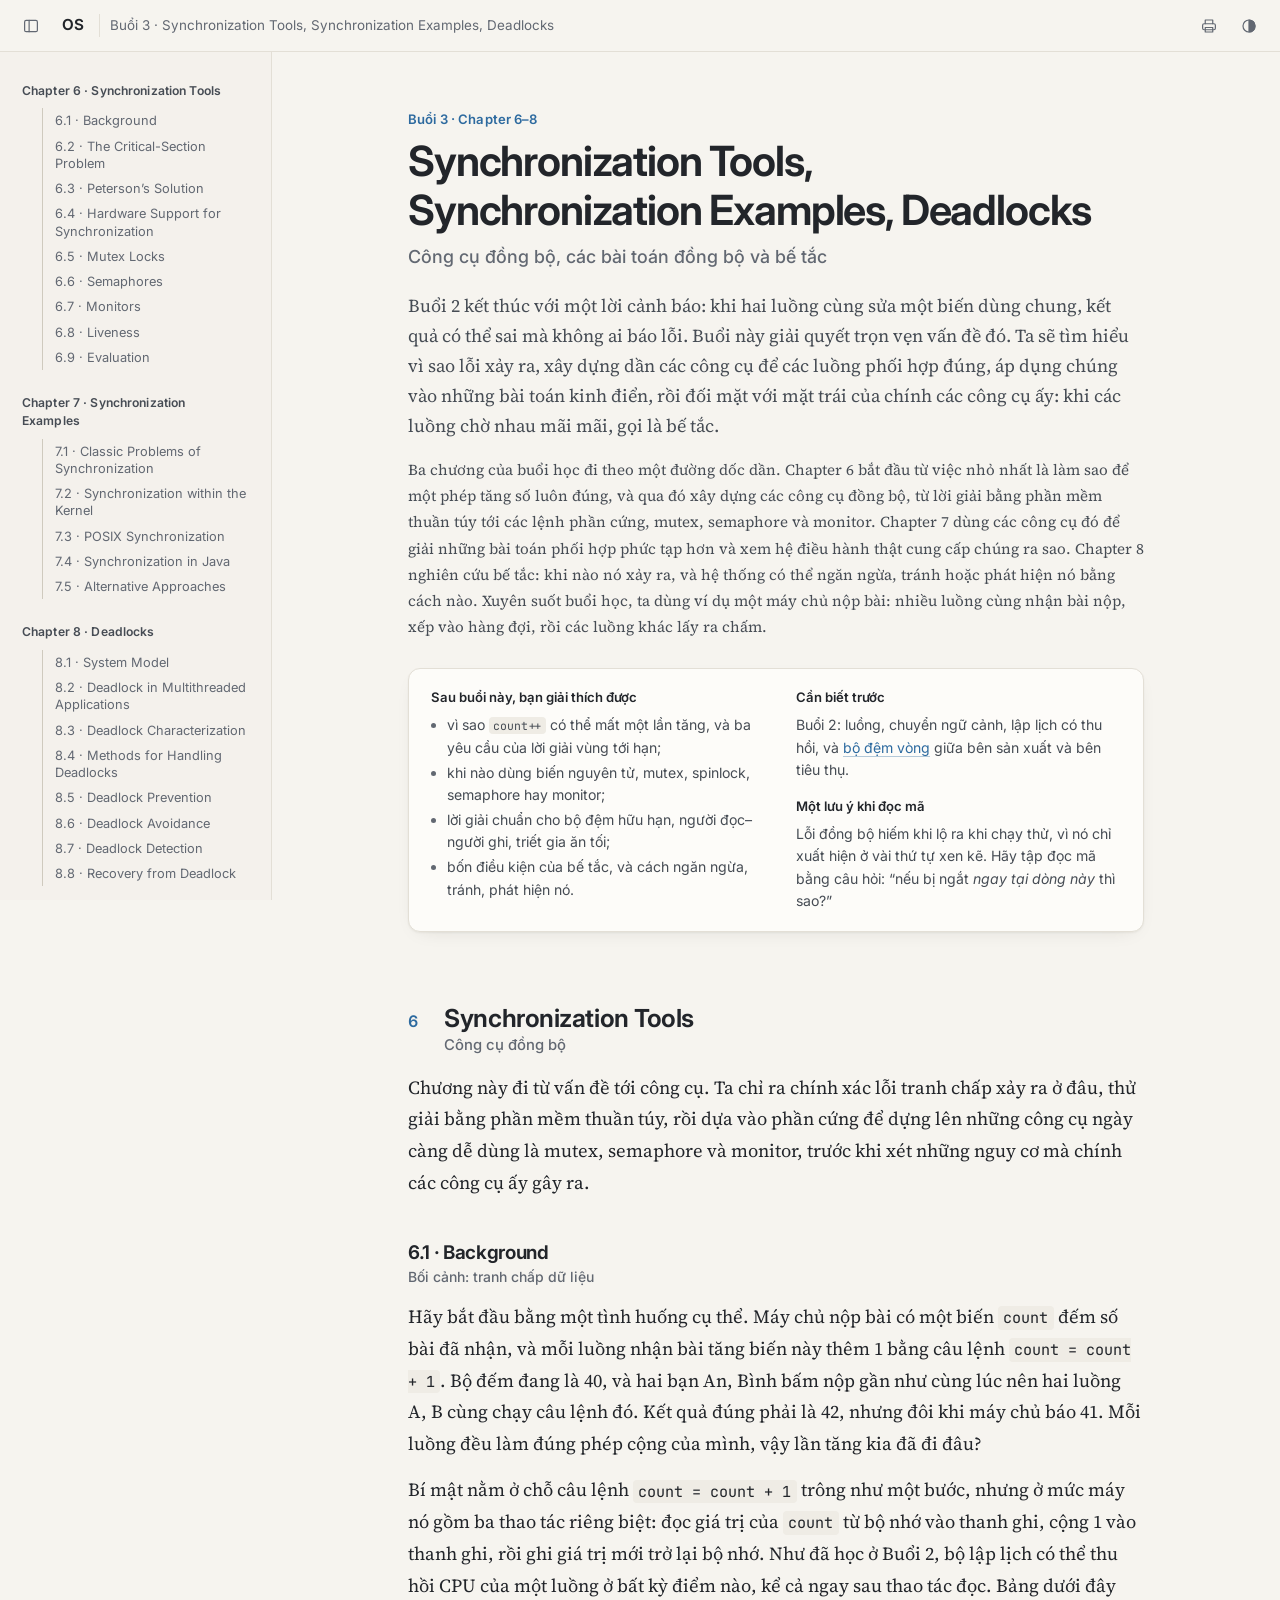
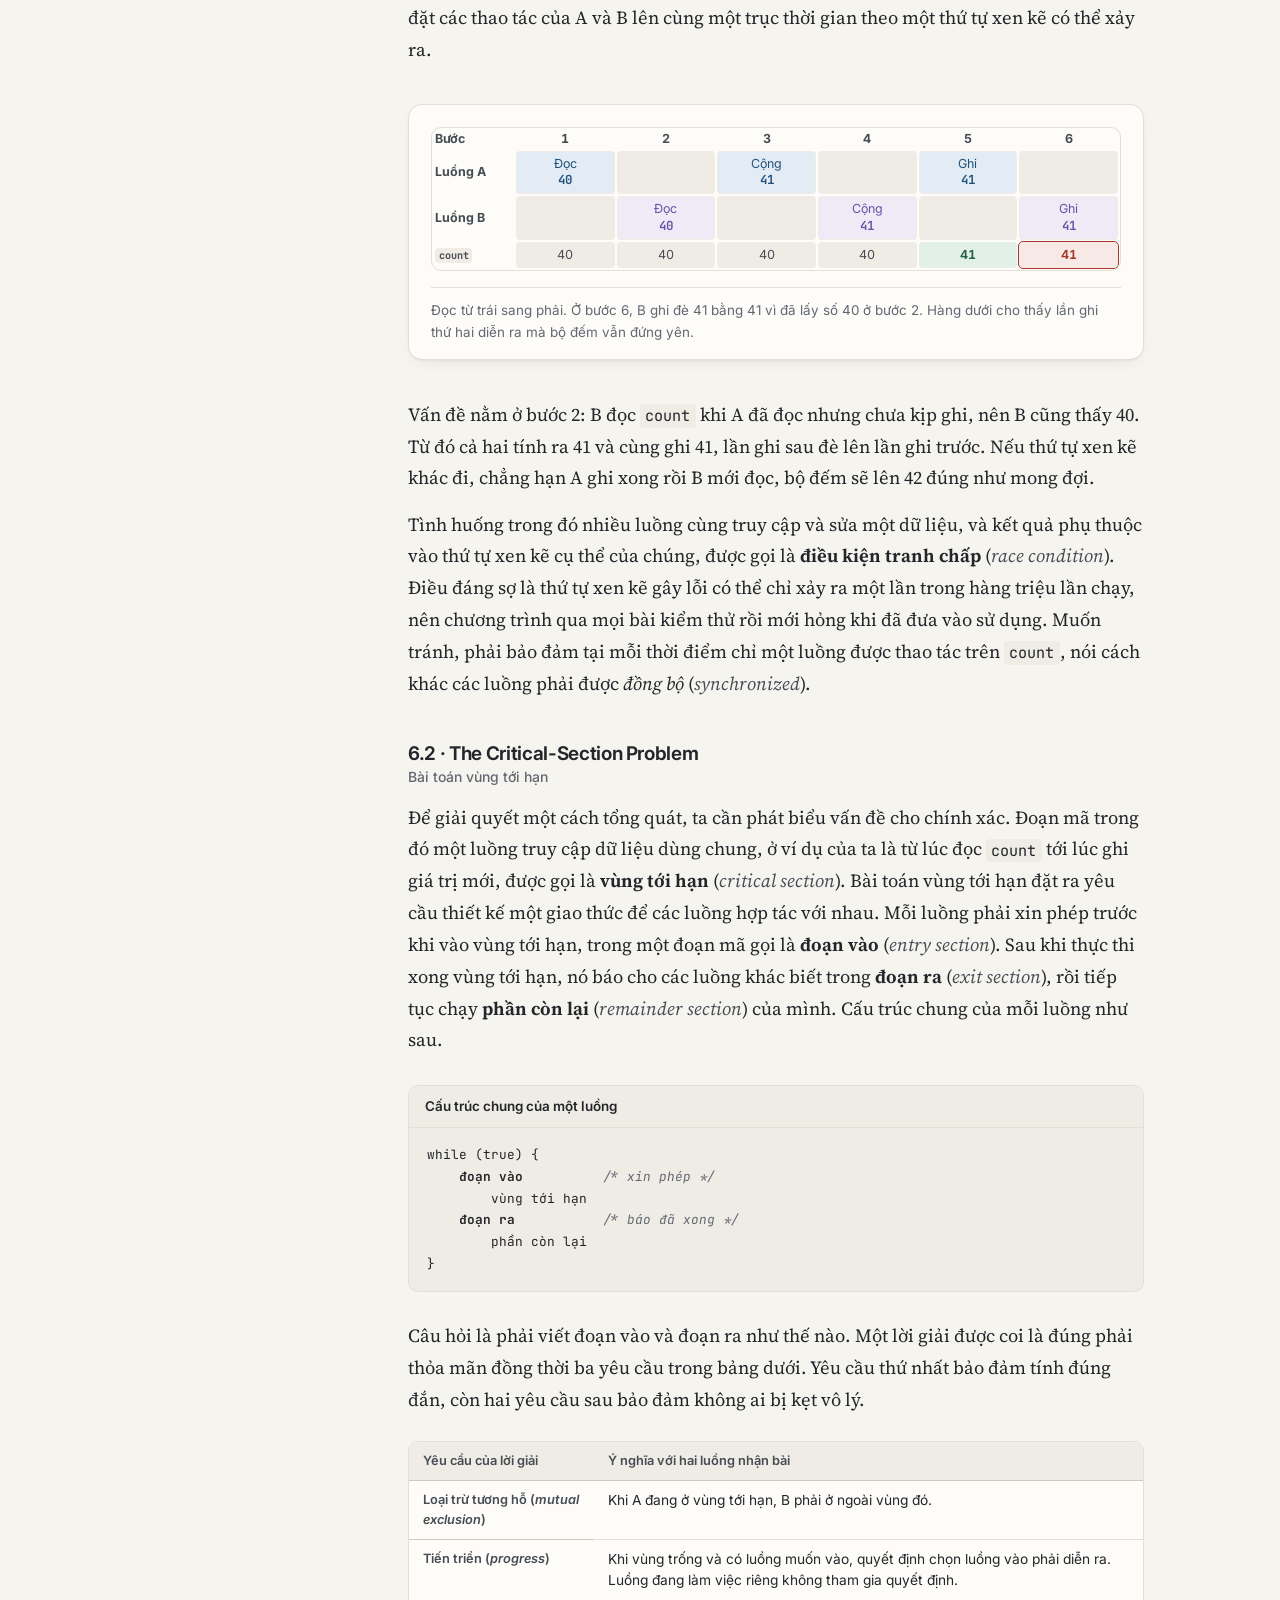
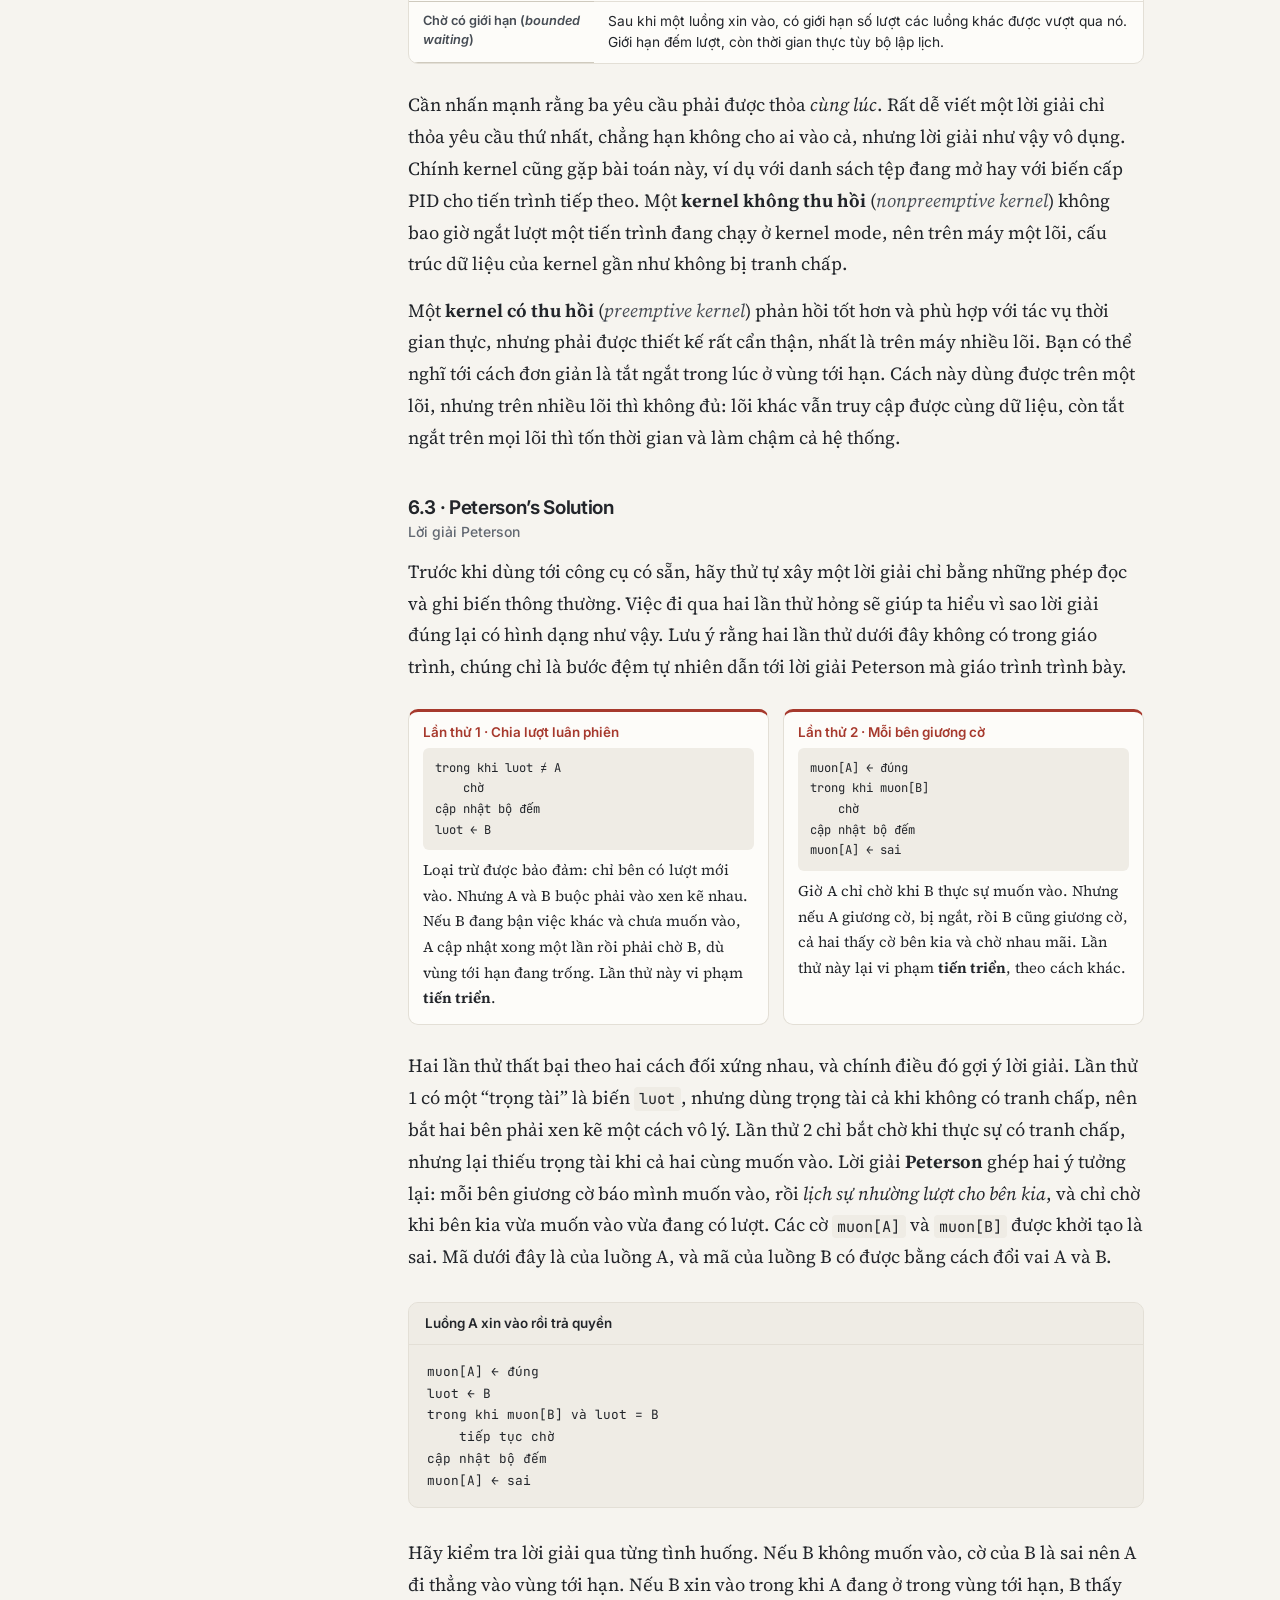
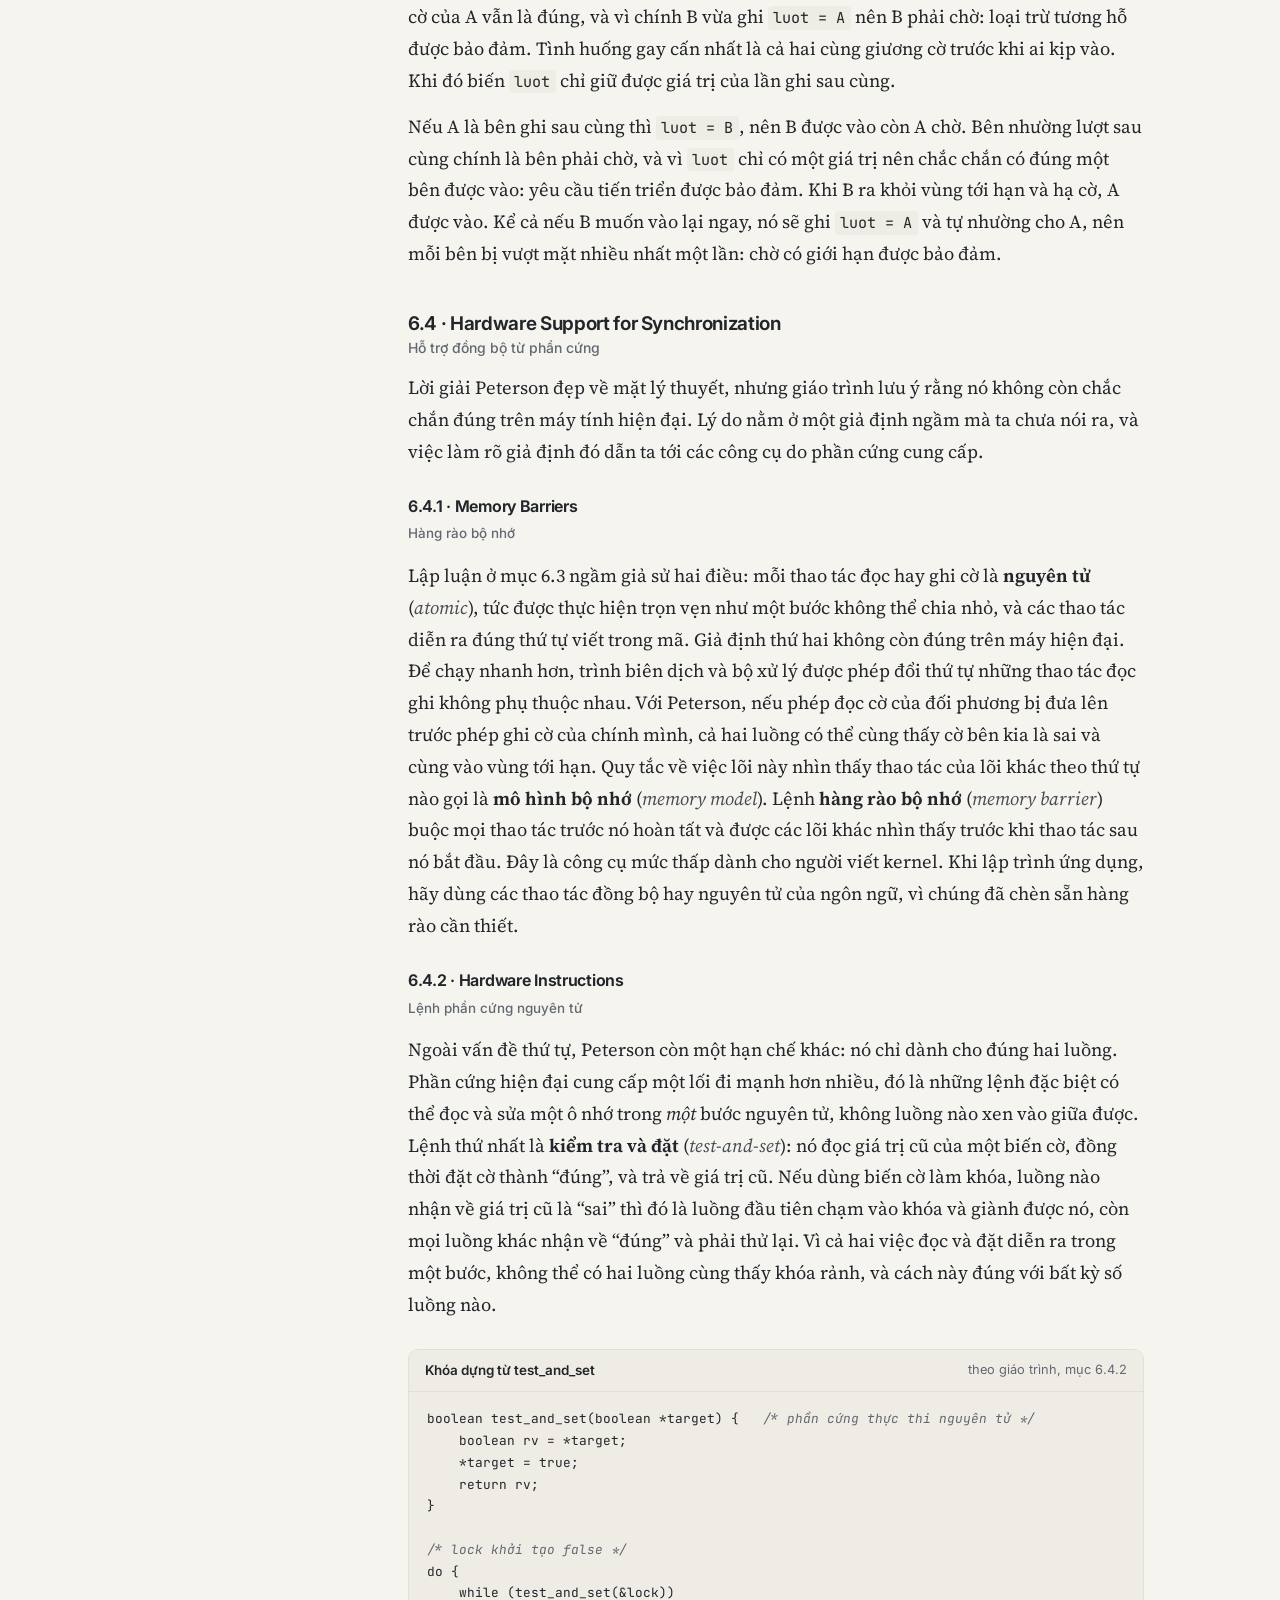
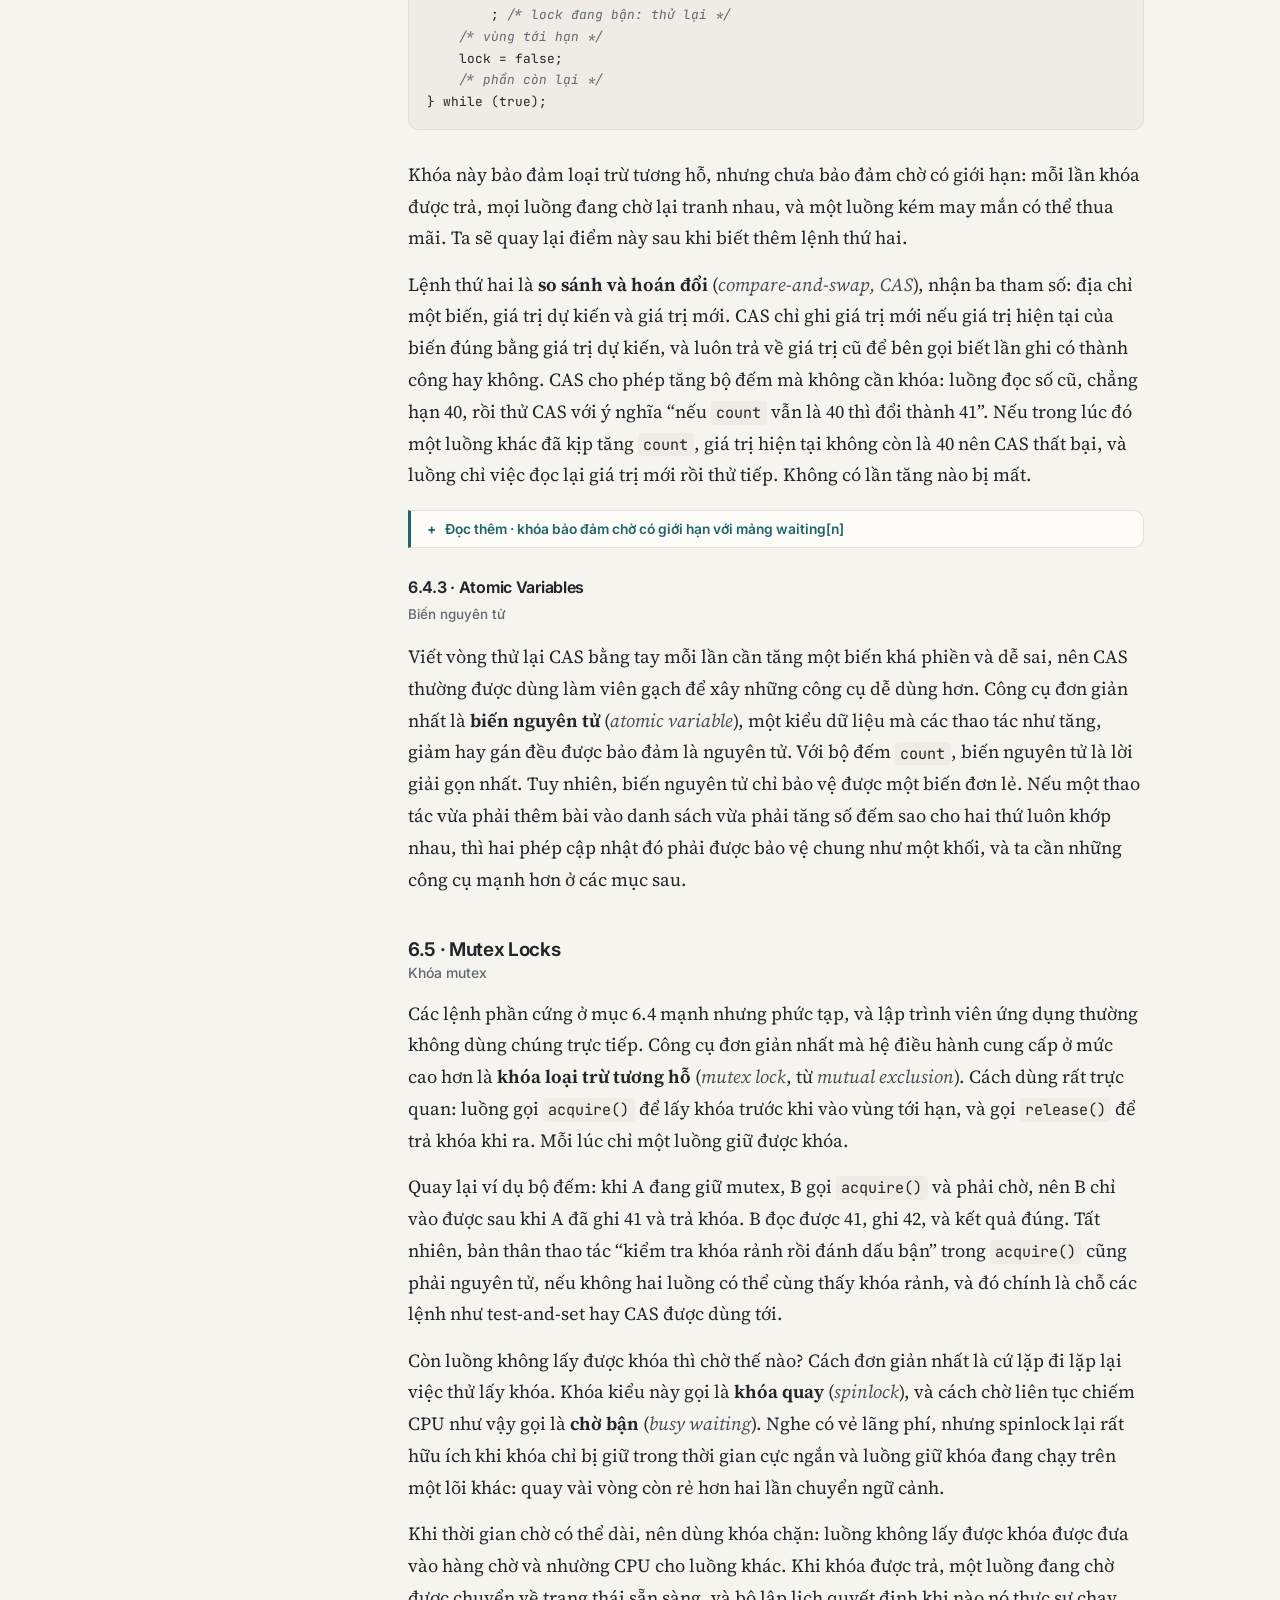
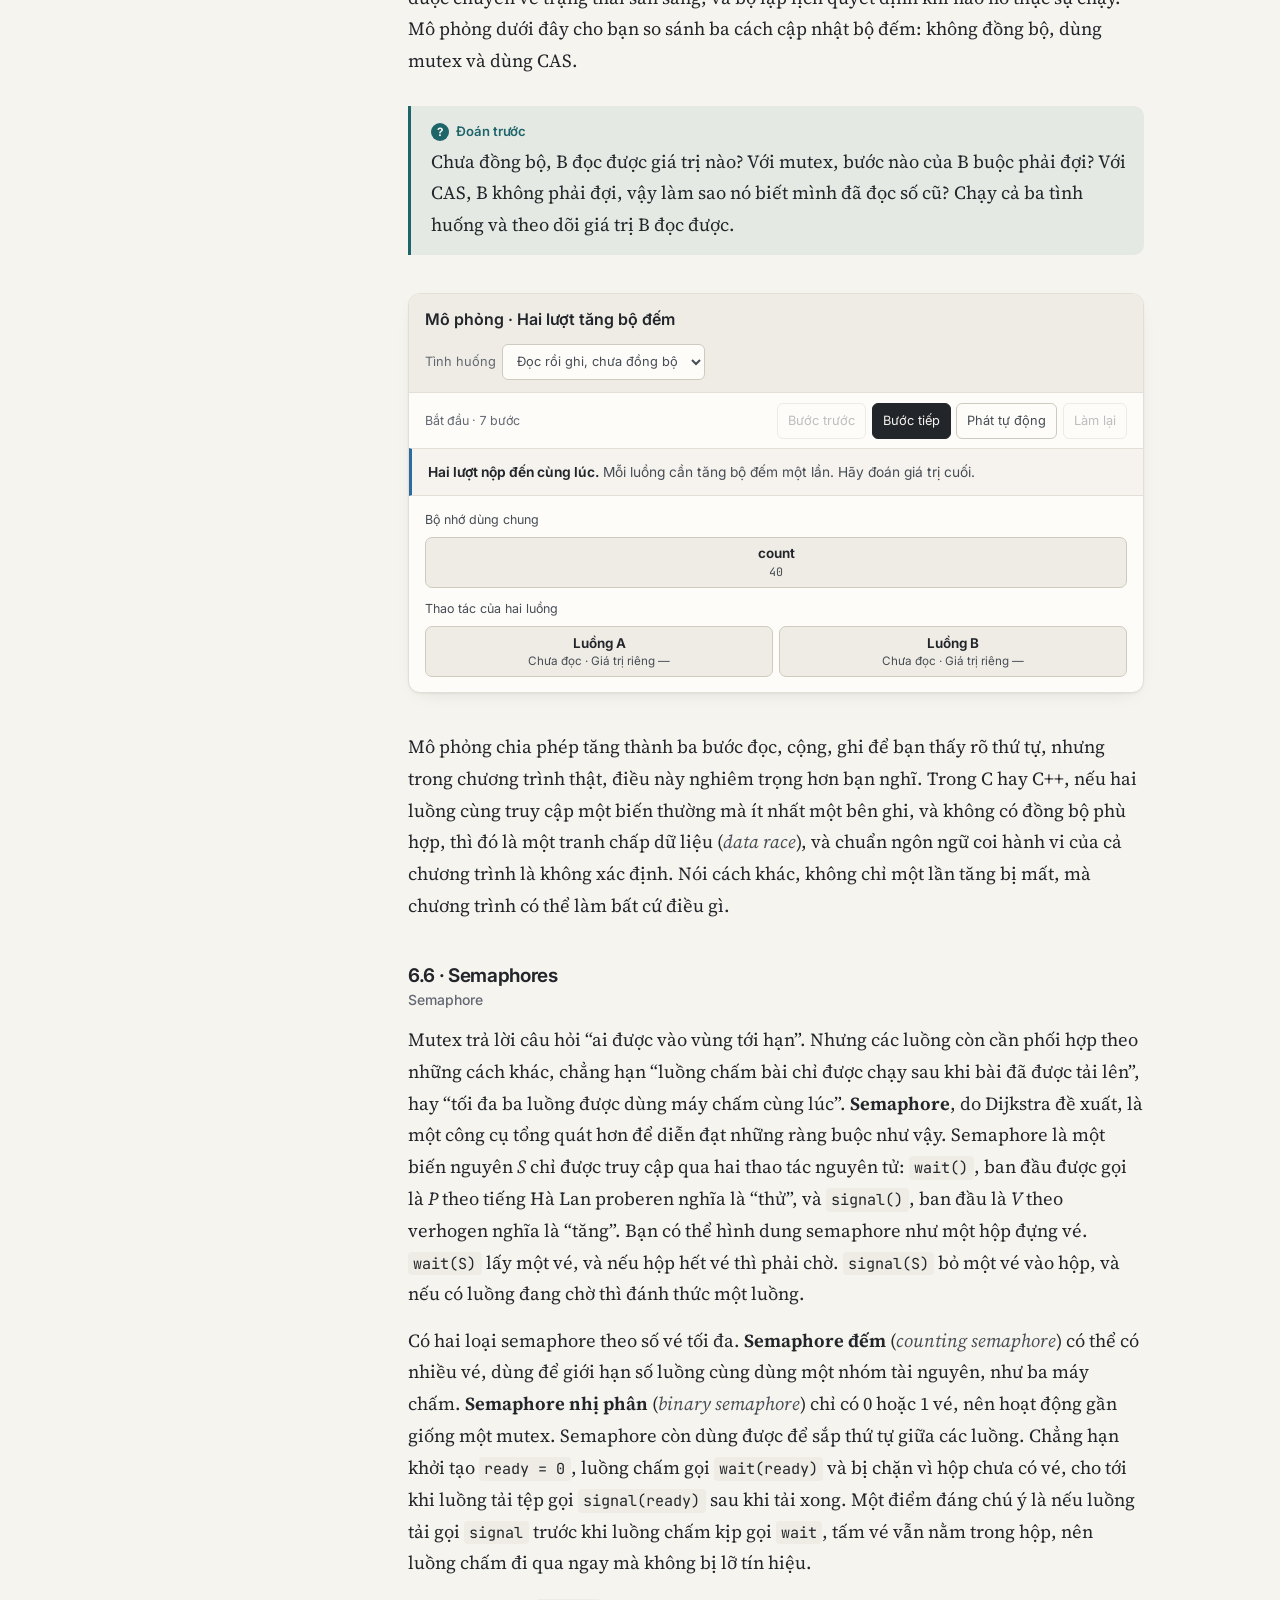
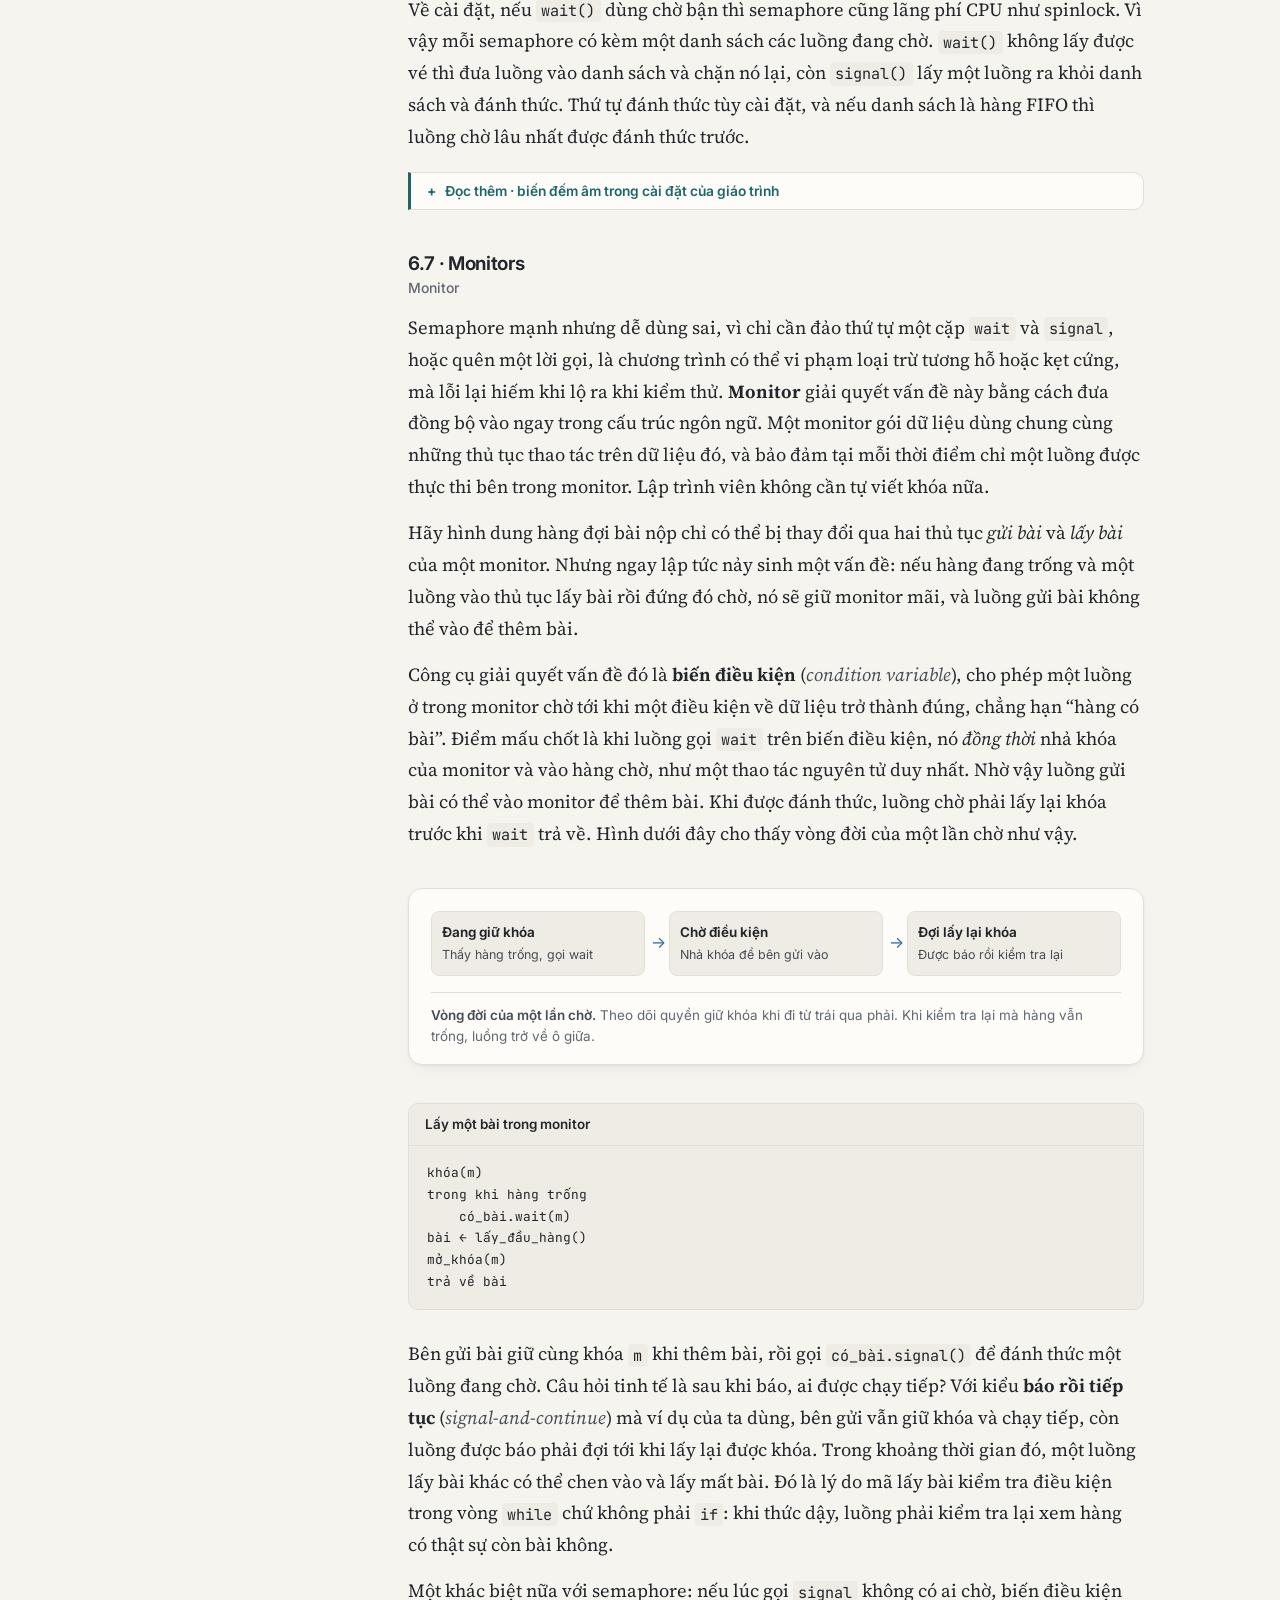
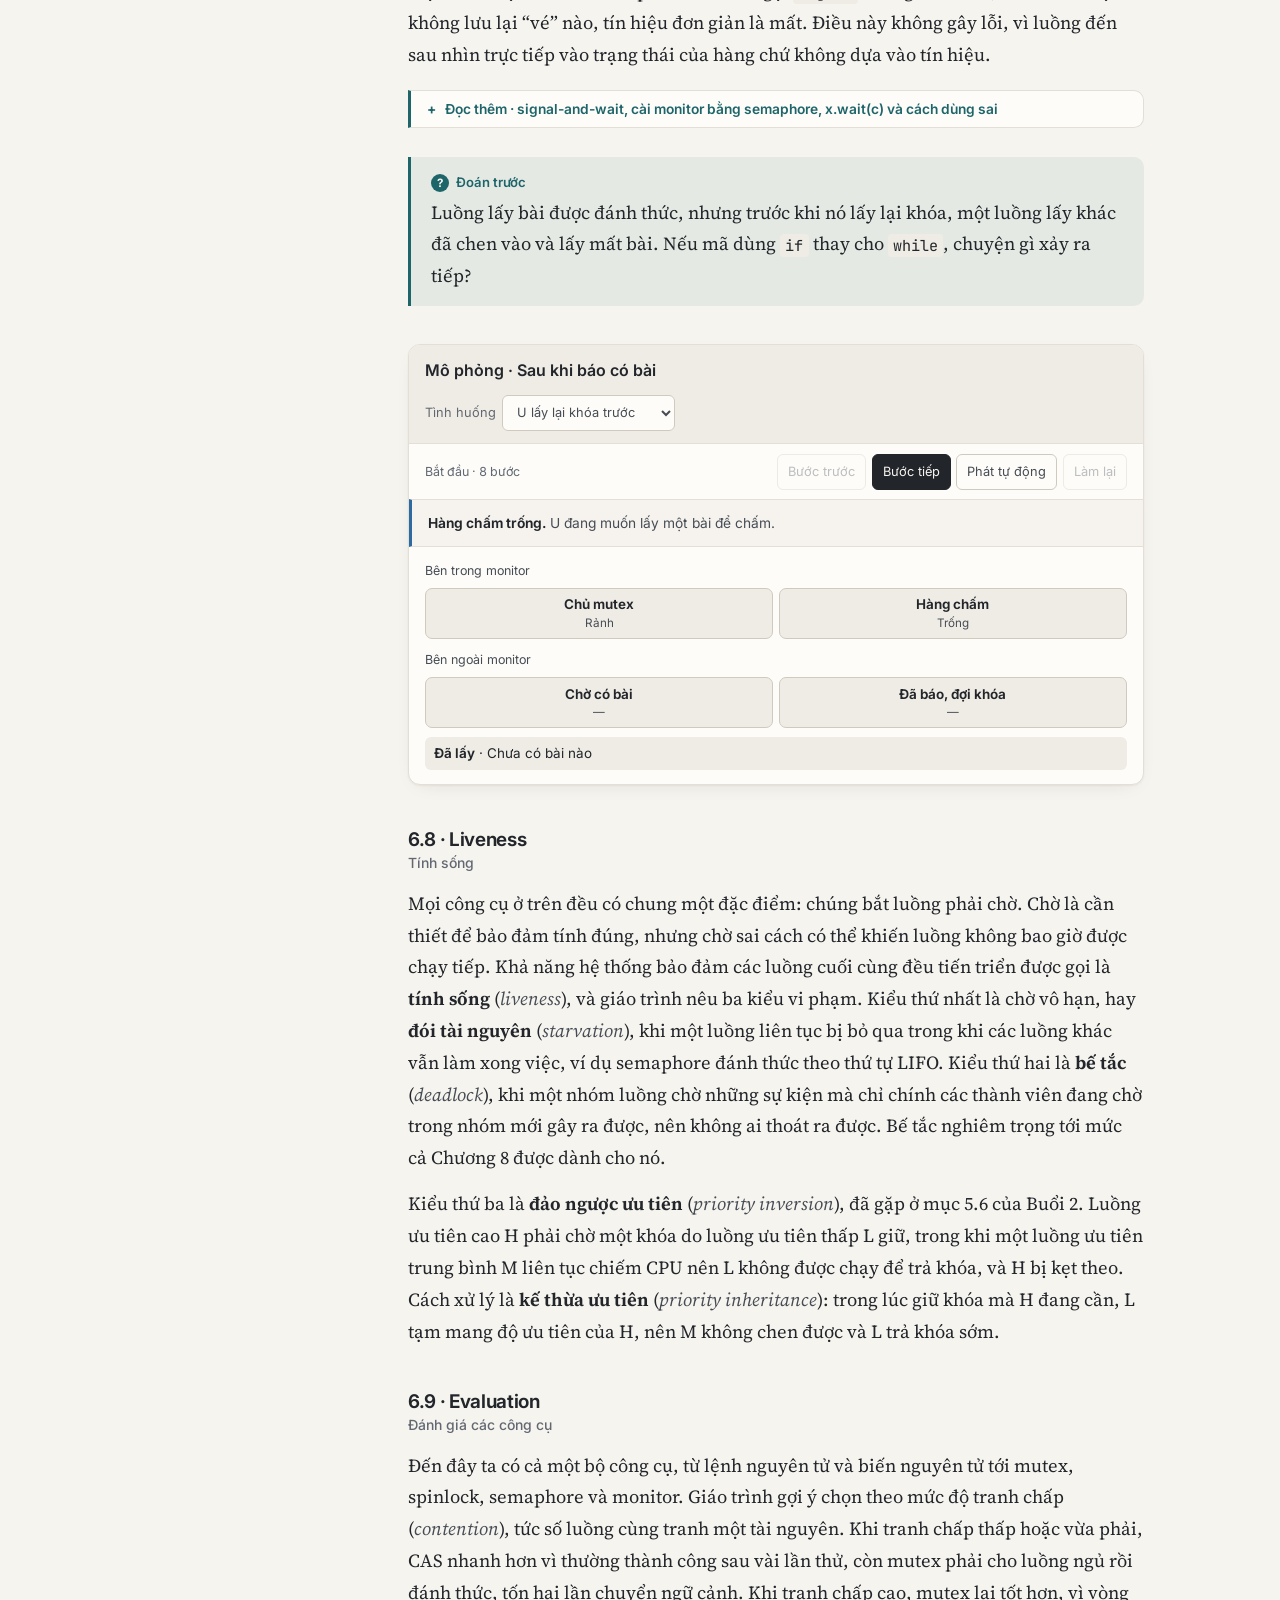
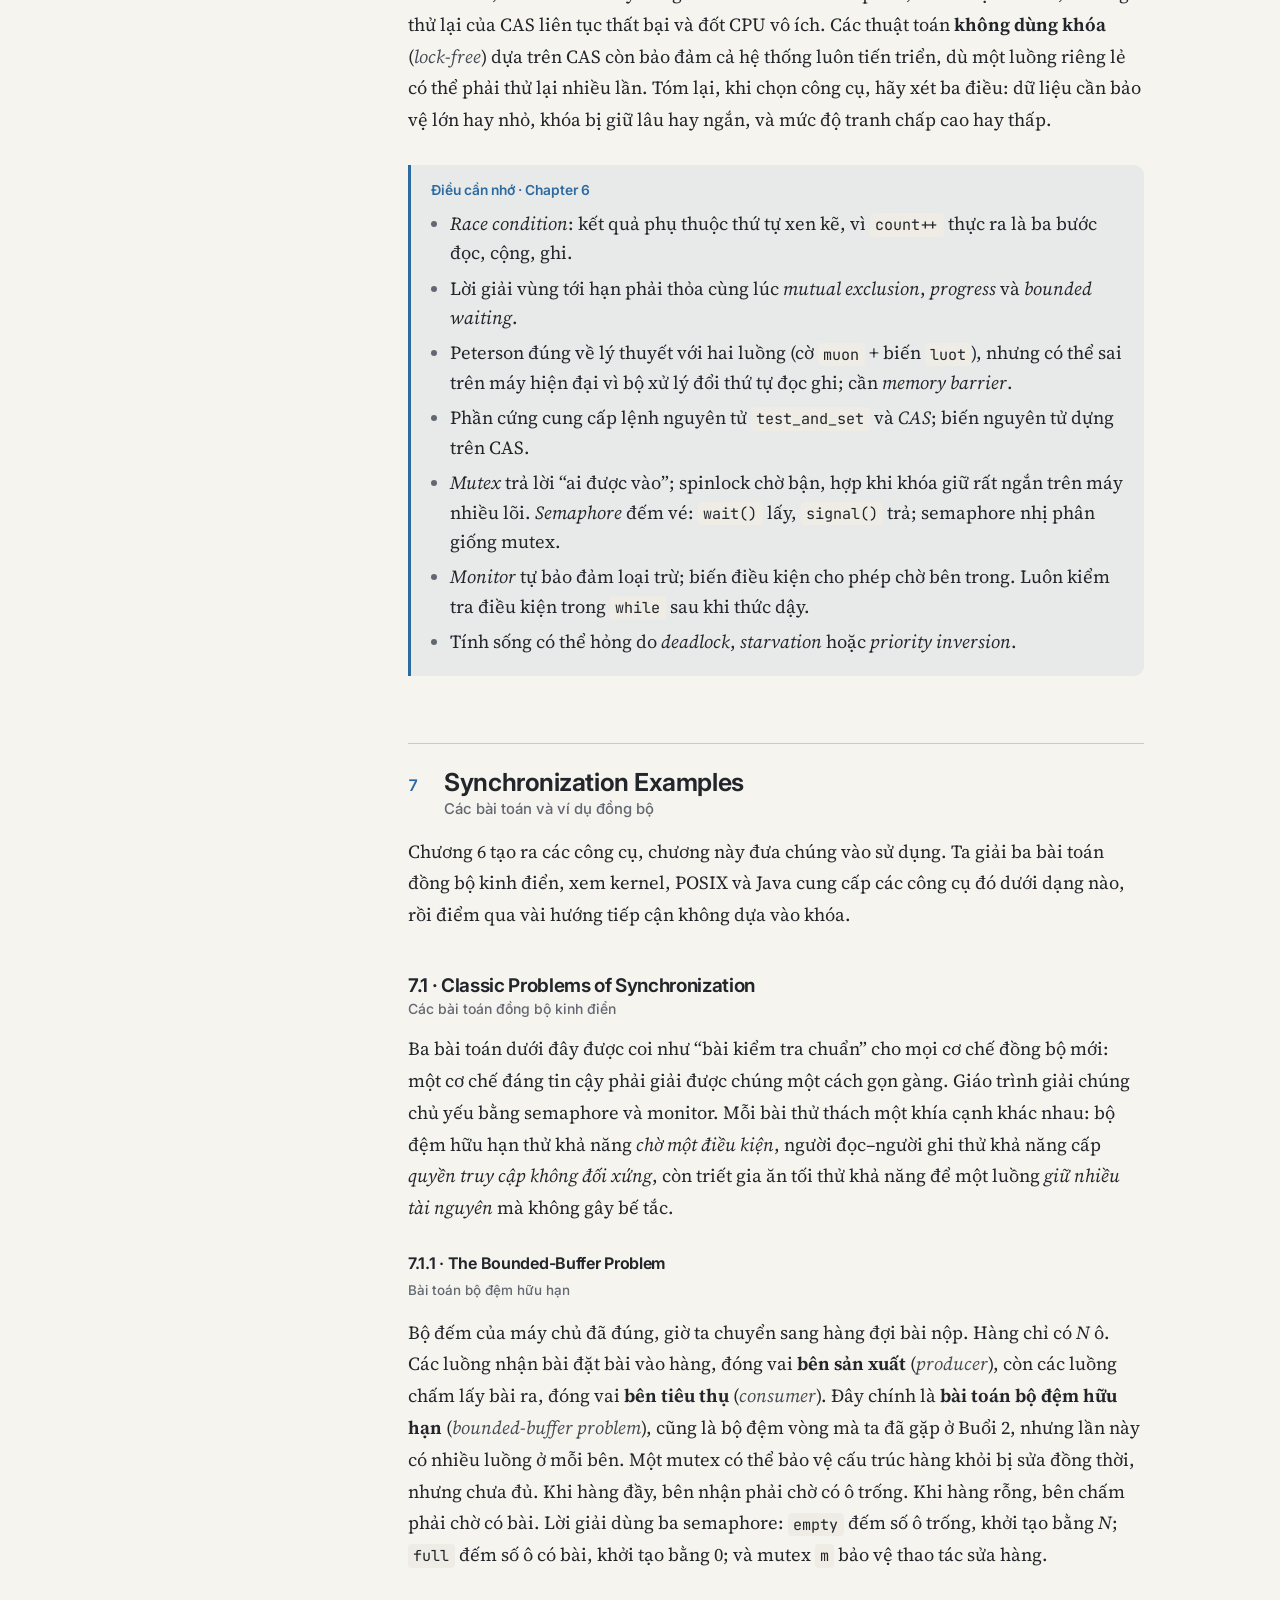
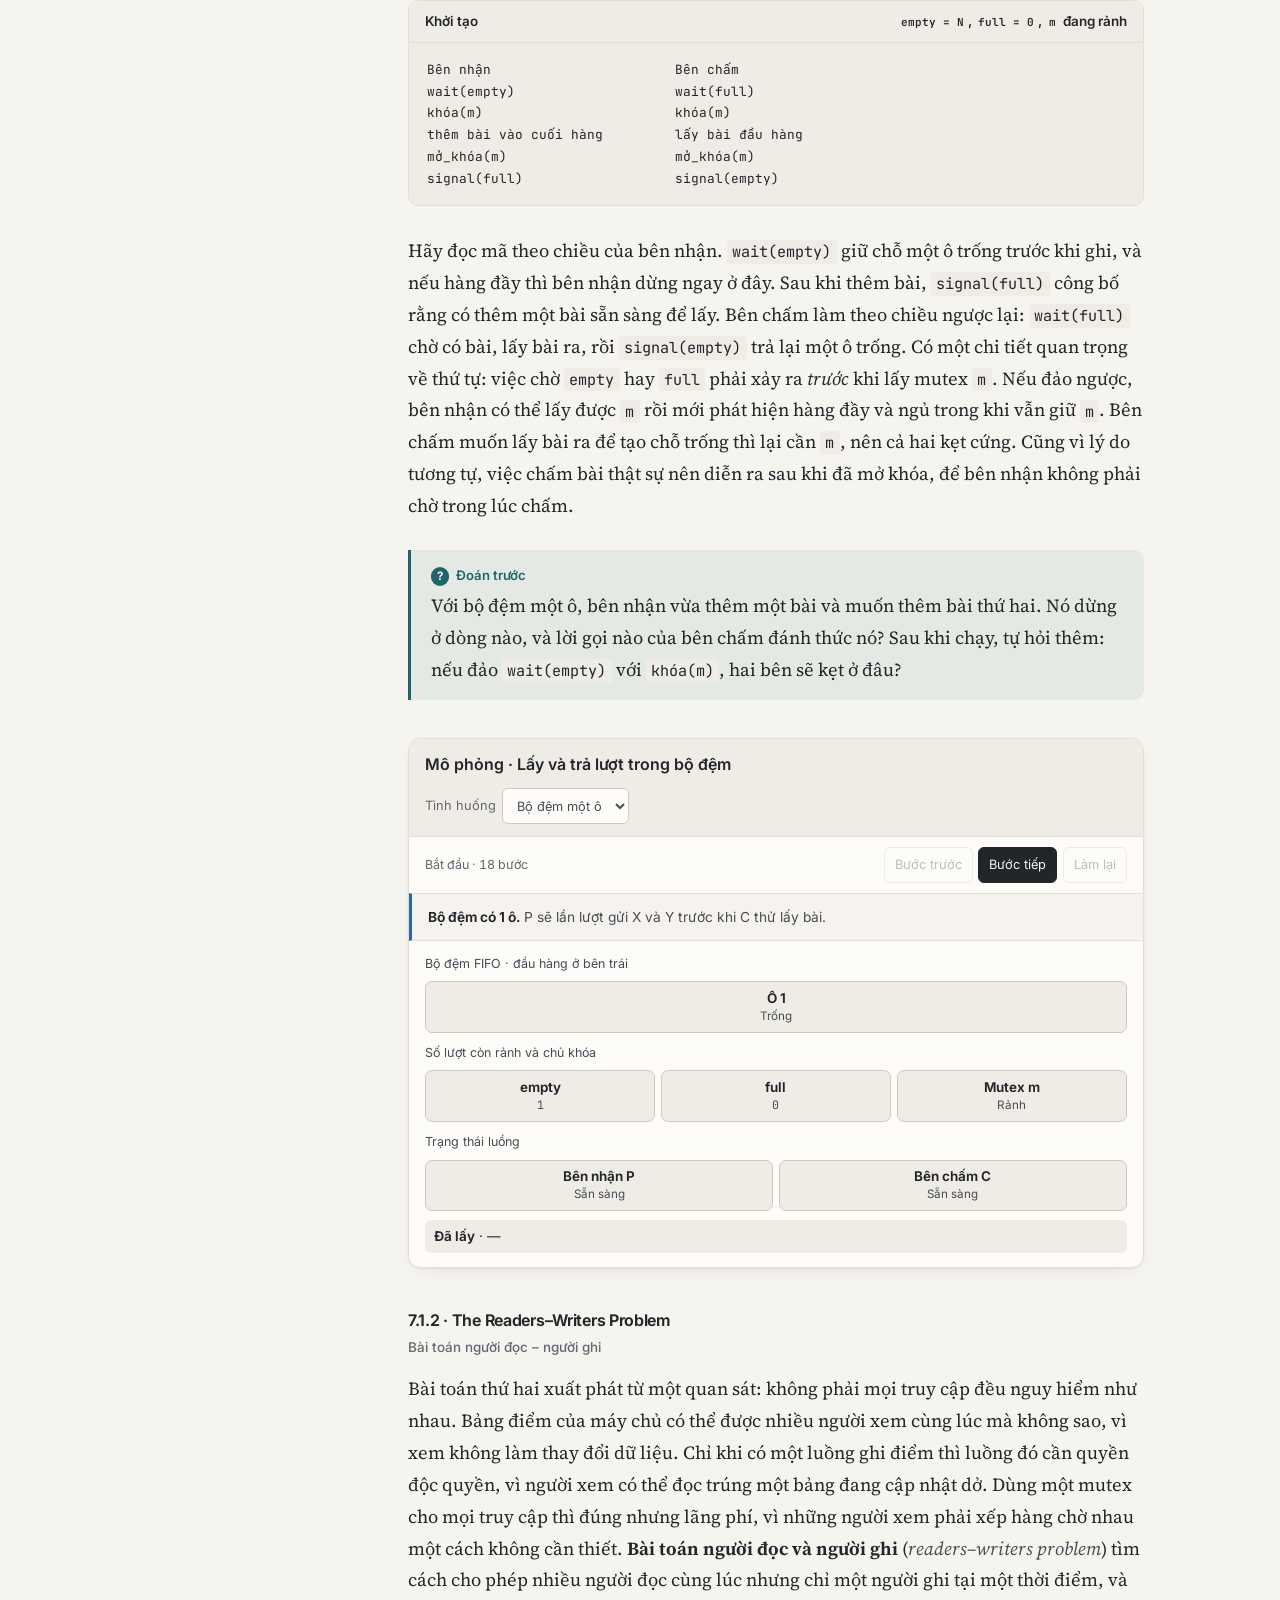
<file: buoi-3.html>
<!DOCTYPE html>
<html lang="vi">
<head>
  <meta charset="utf-8">
  <meta name="viewport" content="width=device-width, initial-scale=1">
  <meta name="description" content="Buổi 3 Hệ điều hành. Học công cụ đồng bộ, bộ đệm hữu hạn và cách xử lý bế tắc qua mô phỏng từng bước và bài tập có lời giải.">
  <title>Buổi 3 · Synchronization Tools, Synchronization Examples, Deadlocks · OS</title>
  <link rel="preconnect" href="https://fonts.googleapis.com">
  <link rel="preconnect" href="https://fonts.gstatic.com" crossorigin>
  <link href="https://fonts.googleapis.com/css2?family=Inter:wght@400;500;600;700&amp;family=Source+Serif+4:ital,opsz,wght@0,8..60,400;0,8..60,600;1,8..60,400&amp;family=JetBrains+Mono:wght@400;600&amp;display=swap" rel="stylesheet">
  <link rel="stylesheet" href="assets/style.css">
  <link rel="stylesheet" href="assets/buoi-3.css">
  <script defer src="assets/site.js"></script>
  <script defer src="assets/lab.js"></script>
  <script defer src="assets/buoi-3.js"></script>
</head>
<body>
  <header class="topbar">
    <a class="skip" href="#main">Đến nội dung</a>
    <button class="icon-btn side-btn" type="button" aria-controls="sidebar" aria-expanded="false" title="Mục lục" aria-label="Ẩn hoặc hiện mục lục" hidden>
      <svg viewBox="0 0 24 24" aria-hidden="true"><rect x="3.5" y="4.5" width="17" height="15" rx="2"/><path d="M9.5 4.5v15"/></svg>
    </button>
    <a class="brand" href="index.html">OS</a>
    <span class="crumb">Buổi 3 · Synchronization Tools, Synchronization Examples, Deadlocks</span>
    <span class="spacer"></span>
    <button class="icon-btn print-btn" type="button" title="In bài" aria-label="In bài" hidden>
      <svg viewBox="0 0 24 24" aria-hidden="true"><path d="M7 9V4h10v5"/><rect x="3.5" y="9" width="17" height="8" rx="2"/><rect x="7" y="14" width="10" height="6"/></svg>
    </button>
    <button class="icon-btn theme-btn" type="button" title="Giao diện sáng/tối" aria-label="Đổi giao diện sáng/tối" hidden>
      <svg viewBox="0 0 24 24" aria-hidden="true"><circle cx="12" cy="12" r="8"/><path d="M12 4a8 8 0 0 1 0 16z" fill="currentColor"/></svg>
    </button>
    <div class="progress" aria-hidden="true"></div>
  </header>
  <div class="layout">
    <aside class="sidebar" id="sidebar">
      <nav aria-label="Mục lục buổi học">
        <div class="nav-chapter">
          <a class="nav-chapter-title" href="#chuong-6">Chapter 6 · Synchronization Tools</a>
          <div class="toc">
            <a href="#vung-toi-han">6.1 · Background</a>
            <a href="#bai-toan-vung-toi-han">6.2 · The Critical-Section Problem</a>
            <a href="#peterson">6.3 · Peterson’s Solution</a>
            <a href="#ho-tro-phan-cung">6.4 · Hardware Support for Synchronization</a>
            <a href="#khoa">6.5 · Mutex Locks</a>
            <a href="#semaphore">6.6 · Semaphores</a>
            <a href="#monitor">6.7 · Monitors</a>
            <a href="#tien-trien">6.8 · Liveness</a>
            <a href="#danh-gia-dong-bo">6.9 · Evaluation</a>
          </div>
        </div>
        <div class="nav-chapter">
          <a class="nav-chapter-title" href="#chuong-7">Chapter 7 · Synchronization Examples</a>
          <div class="toc">
            <a href="#bai-toan-kinh-dien">7.1 · Classic Problems of Synchronization</a>
            <a href="#kernel-api">7.2 · Synchronization within the Kernel</a>
            <a href="#posix-dong-bo">7.3 · POSIX Synchronization</a>
            <a href="#java-dong-bo">7.4 · Synchronization in Java</a>
            <a href="#cach-khac">7.5 · Alternative Approaches</a>
          </div>
        </div>
        <div class="nav-chapter">
          <a class="nav-chapter-title" href="#chuong-8">Chapter 8 · Deadlocks</a>
          <div class="toc">
            <a href="#do-thi">8.1 · System Model</a>
            <a href="#be-tac-da-luong">8.2 · Deadlock in Multithreaded Applications</a>
            <a href="#dac-trung-be-tac">8.3 · Deadlock Characterization</a>
            <a href="#ngan-ngua">8.4 · Methods for Handling Deadlocks</a>
            <a href="#ngan-ngua-be-tac">8.5 · Deadlock Prevention</a>
            <a href="#tranh-be-tac">8.6 · Deadlock Avoidance</a>
            <a href="#phat-hien">8.7 · Deadlock Detection</a>
            <a href="#phuc-hoi">8.8 · Recovery from Deadlock</a>
          </div>
        </div>
        <div class="nav-chapter">
          <a class="nav-chapter-title" href="#ghi-nho">Summary &amp; Review</a>
          <div class="toc">
            <a href="#tu-kiem-tra">Practice Exercises</a>
            <a href="#thuat-ngu">Glossary</a>
            <a href="#giao-trinh">Textbook Reference</a>
          </div>
        </div>
      </nav>
    </aside>
    <main class="page" id="main" tabindex="-1"><article class="content">
      <header class="hero">
        <div class="eyebrow">Buổi 3 · Chapter 6–8</div>
        <h1>Synchronization Tools, Synchronization Examples, Deadlocks</h1>
        <p class="title-vi">Công cụ đồng bộ, các bài toán đồng bộ và bế tắc</p>
        <p class="lead">Buổi 2 kết thúc với một lời cảnh báo: khi hai luồng cùng sửa một biến dùng chung, kết quả có thể sai mà không ai báo lỗi. Buổi này giải quyết trọn vẹn vấn đề đó. Ta sẽ tìm hiểu vì sao lỗi xảy ra, xây dựng dần các công cụ để các luồng phối hợp đúng, áp dụng chúng vào những bài toán kinh điển, rồi đối mặt với mặt trái của chính các công cụ ấy: khi các luồng chờ nhau mãi mãi, gọi là bế tắc.</p>
        <p class="reading-cue">Ba chương của buổi học đi theo một đường dốc dần. Chapter 6 bắt đầu từ việc nhỏ nhất là làm sao để một phép tăng số luôn đúng, và qua đó xây dựng các công cụ đồng bộ, từ lời giải bằng phần mềm thuần túy tới các lệnh phần cứng, mutex, semaphore và monitor. Chapter 7 dùng các công cụ đó để giải những bài toán phối hợp phức tạp hơn và xem hệ điều hành thật cung cấp chúng ra sao. Chapter 8 nghiên cứu bế tắc: khi nào nó xảy ra, và hệ thống có thể ngăn ngừa, tránh hoặc phát hiện nó bằng cách nào. Xuyên suốt buổi học, ta dùng ví dụ một máy chủ nộp bài: nhiều luồng cùng nhận bài nộp, xếp vào hàng đợi, rồi các luồng khác lấy ra chấm.</p>
        <div class="meta">
          <div>
            <h4>Sau buổi này, bạn giải thích được</h4>
            <ul>
              <li>vì sao <code>count++</code> có thể mất một lần tăng, và ba yêu cầu của lời giải vùng tới hạn;</li>
              <li>khi nào dùng biến nguyên tử, mutex, spinlock, semaphore hay monitor;</li>
              <li>lời giải chuẩn cho bộ đệm hữu hạn, người đọc–người ghi, triết gia ăn tối;</li>
              <li>bốn điều kiện của bế tắc, và cách ngăn ngừa, tránh, phát hiện nó.</li>
            </ul>
          </div>
          <div>
            <h4>Cần biết trước</h4>
            <p>Buổi 2: luồng, chuyển ngữ cảnh, lập lịch có thu hồi, và <a href="buoi-2.html#ipc">bộ đệm vòng</a> giữa bên sản xuất và bên tiêu thụ.</p>
            <h4>Một lưu ý khi đọc mã</h4>
            <p>Lỗi đồng bộ hiếm khi lộ ra khi chạy thử, vì nó chỉ xuất hiện ở vài thứ tự xen kẽ. Hãy tập đọc mã bằng câu hỏi: “nếu bị ngắt <em>ngay tại dòng này</em> thì sao?”</p>
          </div>
        </div>
      </header>

      <section aria-labelledby="chuong-6">
        <h2 id="chuong-6"><span class="sec">6</span><span>Synchronization Tools <span class="vi">Công cụ đồng bộ</span></span></h2>
        <p>Chương này đi từ vấn đề tới công cụ. Ta chỉ ra chính xác lỗi tranh chấp xảy ra ở đâu, thử giải bằng phần mềm thuần túy, rồi dựa vào phần cứng để dựng lên những công cụ ngày càng dễ dùng là mutex, semaphore và monitor, trước khi xét những nguy cơ mà chính các công cụ ấy gây ra.</p>

        <h3 id="vung-toi-han">6.1 · Background <span class="vi">Bối cảnh: tranh chấp dữ liệu</span></h3>
        <p>Hãy bắt đầu bằng một tình huống cụ thể. Máy chủ nộp bài có một biến <code>count</code> đếm số bài đã nhận, và mỗi luồng nhận bài tăng biến này thêm 1 bằng câu lệnh <code>count = count + 1</code>. Bộ đếm đang là 40, và hai bạn An, Bình bấm nộp gần như cùng lúc nên hai luồng A, B cùng chạy câu lệnh đó. Kết quả đúng phải là 42, nhưng đôi khi máy chủ báo 41. Mỗi luồng đều làm đúng phép cộng của mình, vậy lần tăng kia đã đi đâu?</p>
        <p>Bí mật nằm ở chỗ câu lệnh <code>count = count + 1</code> trông như một bước, nhưng ở mức máy nó gồm ba thao tác riêng biệt: đọc giá trị của <code>count</code> từ bộ nhớ vào thanh ghi, cộng 1 vào thanh ghi, rồi ghi giá trị mới trở lại bộ nhớ. Như đã học ở Buổi 2, bộ lập lịch có thể thu hồi CPU của một luồng ở bất kỳ điểm nào, kể cả ngay sau thao tác đọc. Bảng dưới đây đặt các thao tác của A và B lên cùng một trục thời gian theo một thứ tự xen kẽ có thể xảy ra.</p>
        <figure class="fig">
          <div class="tbl-wrap race-figure">
            <table class="race-lanes">
              <thead><tr><th scope="col">Bước</th><th scope="col">1</th><th scope="col">2</th><th scope="col">3</th><th scope="col">4</th><th scope="col">5</th><th scope="col">6</th></tr></thead>
              <tbody>
                <tr><th scope="row">Luồng A</th><td><span>Đọc <b>40</b></span></td><td></td><td><span>Cộng <b>41</b></span></td><td></td><td><span>Ghi <b>41</b></span></td><td></td></tr>
                <tr><th scope="row">Luồng B</th><td></td><td><span>Đọc <b>40</b></span></td><td></td><td><span>Cộng <b>41</b></span></td><td></td><td><span>Ghi <b>41</b></span></td></tr>
                <tr><th scope="row"><code>count</code></th><td>40</td><td>40</td><td>40</td><td>40</td><td class="count-change">41</td><td class="count-lost">41</td></tr>
              </tbody>
            </table>
          </div>
          <figcaption>Đọc từ trái sang phải. Ở bước 6, B ghi đè 41 bằng 41 vì đã lấy số 40 ở bước 2. Hàng dưới cho thấy lần ghi thứ hai diễn ra mà bộ đếm vẫn đứng yên.</figcaption>
        </figure>
        <p>Vấn đề nằm ở bước 2: B đọc <code>count</code> khi A đã đọc nhưng chưa kịp ghi, nên B cũng thấy 40. Từ đó cả hai tính ra 41 và cùng ghi 41, lần ghi sau đè lên lần ghi trước. Nếu thứ tự xen kẽ khác đi, chẳng hạn A ghi xong rồi B mới đọc, bộ đếm sẽ lên 42 đúng như mong đợi.</p>
        <p>Tình huống trong đó nhiều luồng cùng truy cập và sửa một dữ liệu, và kết quả phụ thuộc vào thứ tự xen kẽ cụ thể của chúng, được gọi là <dfn>điều kiện tranh chấp</dfn> (<span class="en">race condition</span>). Điều đáng sợ là thứ tự xen kẽ gây lỗi có thể chỉ xảy ra một lần trong hàng triệu lần chạy, nên chương trình qua mọi bài kiểm thử rồi mới hỏng khi đã đưa vào sử dụng. Muốn tránh, phải bảo đảm tại mỗi thời điểm chỉ một luồng được thao tác trên <code>count</code>, nói cách khác các luồng phải được <em>đồng bộ</em> (<span class="en">synchronized</span>).</p>

        <h3 id="bai-toan-vung-toi-han">6.2 · The Critical-Section Problem <span class="vi">Bài toán vùng tới hạn</span></h3>
        <p>Để giải quyết một cách tổng quát, ta cần phát biểu vấn đề cho chính xác. Đoạn mã trong đó một luồng truy cập dữ liệu dùng chung, ở ví dụ của ta là từ lúc đọc <code>count</code> tới lúc ghi giá trị mới, được gọi là <dfn>vùng tới hạn</dfn> (<span class="en">critical section</span>). Bài toán vùng tới hạn đặt ra yêu cầu thiết kế một giao thức để các luồng hợp tác với nhau. Mỗi luồng phải xin phép trước khi vào vùng tới hạn, trong một đoạn mã gọi là <dfn>đoạn vào</dfn> (<span class="en">entry section</span>). Sau khi thực thi xong vùng tới hạn, nó báo cho các luồng khác biết trong <dfn>đoạn ra</dfn> (<span class="en">exit section</span>), rồi tiếp tục chạy <dfn>phần còn lại</dfn> (<span class="en">remainder section</span>) của mình. Cấu trúc chung của mỗi luồng như sau.</p>
        <div class="algo"><div class="algo-h">Cấu trúc chung của một luồng</div>
<pre><code>while (true) {
    <b>đoạn vào</b>          <span class="c">/* xin phép */</span>
        vùng tới hạn
    <b>đoạn ra</b>           <span class="c">/* báo đã xong */</span>
        phần còn lại
}</code></pre></div>
        <p>Câu hỏi là phải viết đoạn vào và đoạn ra như thế nào. Một lời giải được coi là đúng phải thỏa mãn đồng thời ba yêu cầu trong bảng dưới. Yêu cầu thứ nhất bảo đảm tính đúng đắn, còn hai yêu cầu sau bảo đảm không ai bị kẹt vô lý.</p>
        <div class="tbl-wrap">
          <table class="tbl">
            <thead><tr><th scope="col">Yêu cầu của lời giải</th><th scope="col">Ý nghĩa với hai luồng nhận bài</th></tr></thead>
            <tbody>
              <tr><th scope="row">Loại trừ tương hỗ (<span class="en" lang="en">mutual exclusion</span>)</th><td>Khi A đang ở vùng tới hạn, B phải ở ngoài vùng đó.</td></tr>
              <tr><th scope="row">Tiến triển (<span class="en" lang="en">progress</span>)</th><td>Khi vùng trống và có luồng muốn vào, quyết định chọn luồng vào phải diễn ra. Luồng đang làm việc riêng không tham gia quyết định.</td></tr>
              <tr><th scope="row">Chờ có giới hạn (<span class="en" lang="en">bounded waiting</span>)</th><td>Sau khi một luồng xin vào, có giới hạn số lượt các luồng khác được vượt qua nó. Giới hạn đếm lượt, còn thời gian thực tùy bộ lập lịch.</td></tr>
            </tbody>
          </table>
        </div>
        <p>Cần nhấn mạnh rằng ba yêu cầu phải được thỏa <em>cùng lúc</em>. Rất dễ viết một lời giải chỉ thỏa yêu cầu thứ nhất, chẳng hạn không cho ai vào cả, nhưng lời giải như vậy vô dụng. Chính kernel cũng gặp bài toán này, ví dụ với danh sách tệp đang mở hay với biến cấp PID cho tiến trình tiếp theo. Một <dfn>kernel không thu hồi</dfn> (<span class="en">nonpreemptive kernel</span>) không bao giờ ngắt lượt một tiến trình đang chạy ở kernel mode, nên trên máy một lõi, cấu trúc dữ liệu của kernel gần như không bị tranh chấp.</p>
        <p>Một <dfn>kernel có thu hồi</dfn> (<span class="en">preemptive kernel</span>) phản hồi tốt hơn và phù hợp với tác vụ thời gian thực, nhưng phải được thiết kế rất cẩn thận, nhất là trên máy nhiều lõi. Bạn có thể nghĩ tới cách đơn giản là tắt ngắt trong lúc ở vùng tới hạn. Cách này dùng được trên một lõi, nhưng trên nhiều lõi thì không đủ: lõi khác vẫn truy cập được cùng dữ liệu, còn tắt ngắt trên mọi lõi thì tốn thời gian và làm chậm cả hệ thống.</p>

        <h3 id="peterson">6.3 · Peterson’s Solution <span class="vi">Lời giải Peterson</span></h3>
        <p>Trước khi dùng tới công cụ có sẵn, hãy thử tự xây một lời giải chỉ bằng những phép đọc và ghi biến thông thường. Việc đi qua hai lần thử hỏng sẽ giúp ta hiểu vì sao lời giải đúng lại có hình dạng như vậy. Lưu ý rằng hai lần thử dưới đây không có trong giáo trình, chúng chỉ là bước đệm tự nhiên dẫn tới lời giải Peterson mà giáo trình trình bày.</p>
        <div class="attempts">
          <div class="attempt fail">
            <div class="attempt-h">Lần thử 1 · Chia lượt luân phiên</div>
            <pre><code>trong khi luot ≠ A
    chờ
cập nhật bộ đếm
luot ← B</code></pre>
            <p>Loại trừ được bảo đảm: chỉ bên có lượt mới vào. Nhưng A và B buộc phải vào xen kẽ nhau. Nếu B đang bận việc khác và chưa muốn vào, A cập nhật xong một lần rồi phải chờ B, dù vùng tới hạn đang trống. Lần thử này vi phạm <strong>tiến triển</strong>.</p>
          </div>
          <div class="attempt fail">
            <div class="attempt-h">Lần thử 2 · Mỗi bên giương cờ</div>
            <pre><code>muon[A] ← đúng
trong khi muon[B]
    chờ
cập nhật bộ đếm
muon[A] ← sai</code></pre>
            <p>Giờ A chỉ chờ khi B thực sự muốn vào. Nhưng nếu A giương cờ, bị ngắt, rồi B cũng giương cờ, cả hai thấy cờ bên kia và chờ nhau mãi. Lần thử này lại vi phạm <strong>tiến triển</strong>, theo cách khác.</p>
          </div>
        </div>
        <p>Hai lần thử thất bại theo hai cách đối xứng nhau, và chính điều đó gợi ý lời giải. Lần thử 1 có một “trọng tài” là biến <code>luot</code>, nhưng dùng trọng tài cả khi không có tranh chấp, nên bắt hai bên phải xen kẽ một cách vô lý. Lần thử 2 chỉ bắt chờ khi thực sự có tranh chấp, nhưng lại thiếu trọng tài khi cả hai cùng muốn vào. Lời giải <dfn>Peterson</dfn> ghép hai ý tưởng lại: mỗi bên giương cờ báo mình muốn vào, rồi <em>lịch sự nhường lượt cho bên kia</em>, và chỉ chờ khi bên kia vừa muốn vào vừa đang có lượt. Các cờ <code>muon[A]</code> và <code>muon[B]</code> được khởi tạo là sai. Mã dưới đây là của luồng A, và mã của luồng B có được bằng cách đổi vai A và B.</p>
        <div class="algo">
          <div class="algo-h">Luồng A xin vào rồi trả quyền</div>
          <pre><code>muon[A] ← đúng
luot ← B
trong khi muon[B] và luot = B
    tiếp tục chờ
cập nhật bộ đếm
muon[A] ← sai</code></pre>
        </div>
        <p>Hãy kiểm tra lời giải qua từng tình huống. Nếu B không muốn vào, cờ của B là sai nên A đi thẳng vào vùng tới hạn. Nếu B xin vào trong khi A đang ở trong vùng tới hạn, B thấy cờ của A vẫn là đúng, và vì chính B vừa ghi <code>luot = A</code> nên B phải chờ: loại trừ tương hỗ được bảo đảm. Tình huống gay cấn nhất là cả hai cùng giương cờ trước khi ai kịp vào. Khi đó biến <code>luot</code> chỉ giữ được giá trị của lần ghi sau cùng.</p>
        <p>Nếu A là bên ghi sau cùng thì <code>luot = B</code>, nên B được vào còn A chờ. Bên nhường lượt sau cùng chính là bên phải chờ, và vì <code>luot</code> chỉ có một giá trị nên chắc chắn có đúng một bên được vào: yêu cầu tiến triển được bảo đảm. Khi B ra khỏi vùng tới hạn và hạ cờ, A được vào. Kể cả nếu B muốn vào lại ngay, nó sẽ ghi <code>luot = A</code> và tự nhường cho A, nên mỗi bên bị vượt mặt nhiều nhất một lần: chờ có giới hạn được bảo đảm.</p>

        <h3 id="ho-tro-phan-cung">6.4 · Hardware Support for Synchronization <span class="vi">Hỗ trợ đồng bộ từ phần cứng</span></h3>
        <p>Lời giải Peterson đẹp về mặt lý thuyết, nhưng giáo trình lưu ý rằng nó không còn chắc chắn đúng trên máy tính hiện đại. Lý do nằm ở một giả định ngầm mà ta chưa nói ra, và việc làm rõ giả định đó dẫn ta tới các công cụ do phần cứng cung cấp.</p>
        <h4 id="rao-bo-nho">6.4.1 · Memory Barriers <span class="vi">Hàng rào bộ nhớ</span></h4>
        <p>Lập luận ở mục 6.3 ngầm giả sử hai điều: mỗi thao tác đọc hay ghi cờ là <dfn>nguyên tử</dfn> (<span class="en">atomic</span>), tức được thực hiện trọn vẹn như một bước không thể chia nhỏ, và các thao tác diễn ra đúng thứ tự viết trong mã. Giả định thứ hai không còn đúng trên máy hiện đại. Để chạy nhanh hơn, trình biên dịch và bộ xử lý được phép đổi thứ tự những thao tác đọc ghi không phụ thuộc nhau. Với Peterson, nếu phép đọc cờ của đối phương bị đưa lên trước phép ghi cờ của chính mình, cả hai luồng có thể cùng thấy cờ bên kia là sai và cùng vào vùng tới hạn. Quy tắc về việc lõi này nhìn thấy thao tác của lõi khác theo thứ tự nào gọi là <dfn>mô hình bộ nhớ</dfn> (<span class="en">memory model</span>). Lệnh <dfn>hàng rào bộ nhớ</dfn> (<span class="en">memory barrier</span>) buộc mọi thao tác trước nó hoàn tất và được các lõi khác nhìn thấy trước khi thao tác sau nó bắt đầu. Đây là công cụ mức thấp dành cho người viết kernel. Khi lập trình ứng dụng, hãy dùng các thao tác đồng bộ hay nguyên tử của ngôn ngữ, vì chúng đã chèn sẵn hàng rào cần thiết.</p>
        <h4 id="lenh-nguyen-tu">6.4.2 · Hardware Instructions <span class="vi">Lệnh phần cứng nguyên tử</span></h4>
        <p>Ngoài vấn đề thứ tự, Peterson còn một hạn chế khác: nó chỉ dành cho đúng hai luồng. Phần cứng hiện đại cung cấp một lối đi mạnh hơn nhiều, đó là những lệnh đặc biệt có thể đọc và sửa một ô nhớ trong <em>một</em> bước nguyên tử, không luồng nào xen vào giữa được. Lệnh thứ nhất là <dfn>kiểm tra và đặt</dfn> (<span class="en">test-and-set</span>): nó đọc giá trị cũ của một biến cờ, đồng thời đặt cờ thành “đúng”, và trả về giá trị cũ. Nếu dùng biến cờ làm khóa, luồng nào nhận về giá trị cũ là “sai” thì đó là luồng đầu tiên chạm vào khóa và giành được nó, còn mọi luồng khác nhận về “đúng” và phải thử lại. Vì cả hai việc đọc và đặt diễn ra trong một bước, không thể có hai luồng cùng thấy khóa rảnh, và cách này đúng với bất kỳ số luồng nào.</p>
        <div class="algo"><div class="algo-h">Khóa dựng từ test_and_set <small>theo giáo trình, mục 6.4.2</small></div>
<pre><code>boolean test_and_set(boolean *target) {   <span class="c">/* phần cứng thực thi nguyên tử */</span>
    boolean rv = *target;
    *target = true;
    return rv;
}

<span class="c">/* lock khởi tạo false */</span>
do {
    while (test_and_set(&amp;lock))
        ; <span class="c">/* lock đang bận: thử lại */</span>
    <span class="c">/* vùng tới hạn */</span>
    lock = false;
    <span class="c">/* phần còn lại */</span>
} while (true);</code></pre></div>
        <p>Khóa này bảo đảm loại trừ tương hỗ, nhưng chưa bảo đảm chờ có giới hạn: mỗi lần khóa được trả, mọi luồng đang chờ lại tranh nhau, và một luồng kém may mắn có thể thua mãi. Ta sẽ quay lại điểm này sau khi biết thêm lệnh thứ hai.</p>
        <p>Lệnh thứ hai là <dfn>so sánh và hoán đổi</dfn> (<span class="en">compare-and-swap, CAS</span>), nhận ba tham số: địa chỉ một biến, giá trị dự kiến và giá trị mới. CAS chỉ ghi giá trị mới nếu giá trị hiện tại của biến đúng bằng giá trị dự kiến, và luôn trả về giá trị cũ để bên gọi biết lần ghi có thành công hay không. CAS cho phép tăng bộ đếm mà không cần khóa: luồng đọc số cũ, chẳng hạn 40, rồi thử CAS với ý nghĩa “nếu <code>count</code> vẫn là 40 thì đổi thành 41”. Nếu trong lúc đó một luồng khác đã kịp tăng <code>count</code>, giá trị hiện tại không còn là 40 nên CAS thất bại, và luồng chỉ việc đọc lại giá trị mới rồi thử tiếp. Không có lần tăng nào bị mất.</p>
        <details class="deep"><summary><span class="q">Đọc thêm · khóa bảo đảm chờ có giới hạn với mảng waiting[n]</span></summary><div class="deep-body">
          <p>Để bảo đảm chờ có giới hạn, giáo trình trình bày một biến thể dùng compare-and-swap, cùng một mảng <code>waiting[n]</code>. Khi rời vùng tới hạn, luồng không chỉ đơn giản trả khóa, mà quét vòng qua các luồng đứng sau nó và trao thẳng quyền vào cho luồng đầu tiên đang chờ. Nhờ đó mỗi luồng chờ nhiều nhất <var>n</var> − 1 lượt.</p>
        </div></details>
        <h4 id="bien-nguyen-tu">6.4.3 · Atomic Variables <span class="vi">Biến nguyên tử</span></h4>
        <p>Viết vòng thử lại CAS bằng tay mỗi lần cần tăng một biến khá phiền và dễ sai, nên CAS thường được dùng làm viên gạch để xây những công cụ dễ dùng hơn. Công cụ đơn giản nhất là <dfn>biến nguyên tử</dfn> (<span class="en">atomic variable</span>), một kiểu dữ liệu mà các thao tác như tăng, giảm hay gán đều được bảo đảm là nguyên tử. Với bộ đếm <code>count</code>, biến nguyên tử là lời giải gọn nhất. Tuy nhiên, biến nguyên tử chỉ bảo vệ được một biến đơn lẻ. Nếu một thao tác vừa phải thêm bài vào danh sách vừa phải tăng số đếm sao cho hai thứ luôn khớp nhau, thì hai phép cập nhật đó phải được bảo vệ chung như một khối, và ta cần những công cụ mạnh hơn ở các mục sau.</p>

        <h3 id="khoa">6.5 · Mutex Locks <span class="vi">Khóa mutex</span></h3>
        <p>Các lệnh phần cứng ở mục 6.4 mạnh nhưng phức tạp, và lập trình viên ứng dụng thường không dùng chúng trực tiếp. Công cụ đơn giản nhất mà hệ điều hành cung cấp ở mức cao hơn là <dfn>khóa loại trừ tương hỗ</dfn> (<span class="en">mutex lock</span>, từ <span class="en">mutual exclusion</span>). Cách dùng rất trực quan: luồng gọi <code>acquire()</code> để lấy khóa trước khi vào vùng tới hạn, và gọi <code>release()</code> để trả khóa khi ra. Mỗi lúc chỉ một luồng giữ được khóa.</p>
        <p>Quay lại ví dụ bộ đếm: khi A đang giữ mutex, B gọi <code>acquire()</code> và phải chờ, nên B chỉ vào được sau khi A đã ghi 41 và trả khóa. B đọc được 41, ghi 42, và kết quả đúng. Tất nhiên, bản thân thao tác “kiểm tra khóa rảnh rồi đánh dấu bận” trong <code>acquire()</code> cũng phải nguyên tử, nếu không hai luồng có thể cùng thấy khóa rảnh, và đó chính là chỗ các lệnh như test-and-set hay CAS được dùng tới.</p>
        <p>Còn luồng không lấy được khóa thì chờ thế nào? Cách đơn giản nhất là cứ lặp đi lặp lại việc thử lấy khóa. Khóa kiểu này gọi là <dfn>khóa quay</dfn> (<span class="en">spinlock</span>), và cách chờ liên tục chiếm CPU như vậy gọi là <dfn>chờ bận</dfn> (<span class="en">busy waiting</span>). Nghe có vẻ lãng phí, nhưng spinlock lại rất hữu ích khi khóa chỉ bị giữ trong thời gian cực ngắn và luồng giữ khóa đang chạy trên một lõi khác: quay vài vòng còn rẻ hơn hai lần chuyển ngữ cảnh.</p>
        <p>Khi thời gian chờ có thể dài, nên dùng khóa chặn: luồng không lấy được khóa được đưa vào hàng chờ và nhường CPU cho luồng khác. Khi khóa được trả, một luồng đang chờ được chuyển về trạng thái sẵn sàng, và bộ lập lịch quyết định khi nào nó thực sự chạy. Mô phỏng dưới đây cho bạn so sánh ba cách cập nhật bộ đếm: không đồng bộ, dùng mutex và dùng CAS.</p>
        <div class="box predict"><div class="box-h">Đoán trước</div><p>Chưa đồng bộ, B đọc được giá trị nào? Với mutex, bước nào của B buộc phải đợi? Với CAS, B không phải đợi, vậy làm sao nó biết mình đã đọc số cũ? Chạy cả ba tình huống và theo dõi giá trị B đọc được.</p></div>
        <div id="mo-phong-bo-dem" data-sync-lab="counter"></div>
        <p>Mô phỏng chia phép tăng thành ba bước đọc, cộng, ghi để bạn thấy rõ thứ tự, nhưng trong chương trình thật, điều này nghiêm trọng hơn bạn nghĩ. Trong C hay C++, nếu hai luồng cùng truy cập một biến thường mà ít nhất một bên ghi, và không có đồng bộ phù hợp, thì đó là một tranh chấp dữ liệu (<span class="en">data race</span>), và chuẩn ngôn ngữ coi hành vi của cả chương trình là không xác định. Nói cách khác, không chỉ một lần tăng bị mất, mà chương trình có thể làm bất cứ điều gì.</p>

        <h3 id="semaphore">6.6 · Semaphores <span class="vi">Semaphore</span></h3>
        <p>Mutex trả lời câu hỏi “ai được vào vùng tới hạn”. Nhưng các luồng còn cần phối hợp theo những cách khác, chẳng hạn “luồng chấm bài chỉ được chạy sau khi bài đã được tải lên”, hay “tối đa ba luồng được dùng máy chấm cùng lúc”. <dfn>Semaphore</dfn>, do Dijkstra đề xuất, là một công cụ tổng quát hơn để diễn đạt những ràng buộc như vậy. Semaphore là một biến nguyên <var>S</var> chỉ được truy cập qua hai thao tác nguyên tử: <code>wait()</code>, ban đầu được gọi là <var>P</var> theo tiếng Hà Lan <span lang="nl">proberen</span> nghĩa là “thử”, và <code>signal()</code>, ban đầu là <var>V</var> theo <span lang="nl">verhogen</span> nghĩa là “tăng”. Bạn có thể hình dung semaphore như một hộp đựng vé. <code>wait(S)</code> lấy một vé, và nếu hộp hết vé thì phải chờ. <code>signal(S)</code> bỏ một vé vào hộp, và nếu có luồng đang chờ thì đánh thức một luồng.</p>
        <p>Có hai loại semaphore theo số vé tối đa. <dfn>Semaphore đếm</dfn> (<span class="en">counting semaphore</span>) có thể có nhiều vé, dùng để giới hạn số luồng cùng dùng một nhóm tài nguyên, như ba máy chấm. <dfn>Semaphore nhị phân</dfn> (<span class="en">binary semaphore</span>) chỉ có 0 hoặc 1 vé, nên hoạt động gần giống một mutex. Semaphore còn dùng được để sắp thứ tự giữa các luồng. Chẳng hạn khởi tạo <code>ready = 0</code>, luồng chấm gọi <code>wait(ready)</code> và bị chặn vì hộp chưa có vé, cho tới khi luồng tải tệp gọi <code>signal(ready)</code> sau khi tải xong. Một điểm đáng chú ý là nếu luồng tải gọi <code>signal</code> trước khi luồng chấm kịp gọi <code>wait</code>, tấm vé vẫn nằm trong hộp, nên luồng chấm đi qua ngay mà không bị lỡ tín hiệu.</p>
        <p>Về cài đặt, nếu <code>wait()</code> dùng chờ bận thì semaphore cũng lãng phí CPU như spinlock. Vì vậy mỗi semaphore có kèm một danh sách các luồng đang chờ. <code>wait()</code> không lấy được vé thì đưa luồng vào danh sách và chặn nó lại, còn <code>signal()</code> lấy một luồng ra khỏi danh sách và đánh thức. Thứ tự đánh thức tùy cài đặt, và nếu danh sách là hàng FIFO thì luồng chờ lâu nhất được đánh thức trước.</p>
        <details class="deep"><summary><span class="q">Đọc thêm · biến đếm âm trong cài đặt của giáo trình</span></summary><div class="deep-body">
          <p>Trong cài đặt của giáo trình, <code>wait()</code> trừ biến đếm đi 1, và nếu kết quả âm thì đưa luồng vào danh sách và chặn nó lại. <code>signal()</code> cộng biến đếm thêm 1, và nếu giá trị mới vẫn không dương, nghĩa là còn người chờ, thì đánh thức một luồng. Vì vậy khi biến đếm âm, độ lớn của nó chính là số luồng đang chờ. Mô phỏng trong bài dùng cách biểu diễn trực quan hơn, với số vé không âm và một hàng chờ hiển thị riêng.</p>
        </div></details>

        <h3 id="monitor">6.7 · Monitors <span class="vi">Monitor</span></h3>
        <p>Semaphore mạnh nhưng dễ dùng sai, vì chỉ cần đảo thứ tự một cặp <code>wait</code> và <code>signal</code>, hoặc quên một lời gọi, là chương trình có thể vi phạm loại trừ tương hỗ hoặc kẹt cứng, mà lỗi lại hiếm khi lộ ra khi kiểm thử. <dfn>Monitor</dfn> giải quyết vấn đề này bằng cách đưa đồng bộ vào ngay trong cấu trúc ngôn ngữ. Một monitor gói dữ liệu dùng chung cùng những thủ tục thao tác trên dữ liệu đó, và bảo đảm tại mỗi thời điểm chỉ một luồng được thực thi bên trong monitor. Lập trình viên không cần tự viết khóa nữa.</p>
        <p>Hãy hình dung hàng đợi bài nộp chỉ có thể bị thay đổi qua hai thủ tục <em>gửi bài</em> và <em>lấy bài</em> của một monitor. Nhưng ngay lập tức nảy sinh một vấn đề: nếu hàng đang trống và một luồng vào thủ tục lấy bài rồi đứng đó chờ, nó sẽ giữ monitor mãi, và luồng gửi bài không thể vào để thêm bài.</p>
        <p>Công cụ giải quyết vấn đề đó là <dfn>biến điều kiện</dfn> (<span class="en">condition variable</span>), cho phép một luồng ở trong monitor chờ tới khi một điều kiện về dữ liệu trở thành đúng, chẳng hạn “hàng có bài”. Điểm mấu chốt là khi luồng gọi <code>wait</code> trên biến điều kiện, nó <em>đồng thời</em> nhả khóa của monitor và vào hàng chờ, như một thao tác nguyên tử duy nhất. Nhờ vậy luồng gửi bài có thể vào monitor để thêm bài. Khi được đánh thức, luồng chờ phải lấy lại khóa trước khi <code>wait</code> trả về. Hình dưới đây cho thấy vòng đời của một lần chờ như vậy.</p>
        <figure class="fig">
          <ol class="visual-flow">
            <li><strong>Đang giữ khóa</strong><small>Thấy hàng trống, gọi wait</small></li>
            <li><strong>Chờ điều kiện</strong><small>Nhả khóa để bên gửi vào</small></li>
            <li><strong>Đợi lấy lại khóa</strong><small>Được báo rồi kiểm tra lại</small></li>
          </ol>
          <figcaption><b>Vòng đời của một lần chờ.</b> Theo dõi quyền giữ khóa khi đi từ trái qua phải. Khi kiểm tra lại mà hàng vẫn trống, luồng trở về ô giữa.</figcaption>
        </figure>
        <div class="algo">
          <div class="algo-h">Lấy một bài trong monitor</div>
          <pre><code>khóa(m)
trong khi hàng trống
    có_bài.wait(m)
bài ← lấy_đầu_hàng()
mở_khóa(m)
trả về bài</code></pre>
        </div>
        <p>Bên gửi bài giữ cùng khóa <code>m</code> khi thêm bài, rồi gọi <code>có_bài.signal()</code> để đánh thức một luồng đang chờ. Câu hỏi tinh tế là sau khi báo, ai được chạy tiếp? Với kiểu <dfn>báo rồi tiếp tục</dfn> (<span class="en">signal-and-continue</span>) mà ví dụ của ta dùng, bên gửi vẫn giữ khóa và chạy tiếp, còn luồng được báo phải đợi tới khi lấy lại được khóa. Trong khoảng thời gian đó, một luồng lấy bài khác có thể chen vào và lấy mất bài. Đó là lý do mã lấy bài kiểm tra điều kiện trong vòng <code>while</code> chứ không phải <code>if</code>: khi thức dậy, luồng phải kiểm tra lại xem hàng có thật sự còn bài không.</p>
        <p>Một khác biệt nữa với semaphore: nếu lúc gọi <code>signal</code> không có ai chờ, biến điều kiện không lưu lại “vé” nào, tín hiệu đơn giản là mất. Điều này không gây lỗi, vì luồng đến sau nhìn trực tiếp vào trạng thái của hàng chứ không dựa vào tín hiệu.</p>
        <details class="deep"><summary><span class="q">Đọc thêm · signal-and-wait, cài monitor bằng semaphore, x.wait(c) và cách dùng sai</span></summary><div class="deep-body">
          <p>Ngược với báo rồi tiếp tục là kiểu <dfn>báo rồi chờ</dfn> (<span class="en">signal-and-wait</span>): người báo nhường monitor ngay cho người được báo và đợi tới khi người đó rời monitor hoặc lại chờ tiếp. Giáo trình cũng chỉ ra rằng có thể cài đặt monitor bằng semaphore: một semaphore canh cổng vào, một semaphore cho mỗi biến điều kiện, và một semaphore để người báo chờ quyền vào lại.</p>
          <p>Còn một câu hỏi về thứ tự: khi nhiều luồng cùng chờ trên một biến điều kiện, ai được đánh thức trước? Cách đơn giản nhất là FIFO, luồng chờ lâu nhất được đánh thức trước. Khi cần linh hoạt hơn, giáo trình mô tả cấu trúc <em>chờ có điều kiện</em> (<span class="en">conditional-wait</span>) dạng <code>x.wait(c)</code>, trong đó <code>c</code> là một số ưu tiên được lưu kèm tên luồng đang chờ. Khi <code>x.signal()</code> được gọi, luồng có số ưu tiên nhỏ nhất được đánh thức. Ví dụ, một monitor cấp phát tài nguyên có thể yêu cầu mỗi tiến trình khai báo thời gian định dùng tài nguyên làm số ưu tiên, và luôn cấp cho tiến trình định dùng ngắn nhất, đúng tinh thần SJF ở Buổi 2.</p>
          <p>Giáo trình cũng lưu ý monitor không ngăn được mọi lỗi của người dùng nó: một tiến trình vẫn có thể truy cập tài nguyên mà không xin phép, xin mà không bao giờ trả, trả khi chưa xin, hay xin hai lần liên tiếp. Muốn chắc chắn, phải bảo đảm mọi truy cập đều đi qua monitor, và điều đó cần kiểm tra cả cách chương trình sử dụng nó.</p>
        </div></details>
        <div class="box predict"><div class="box-h">Đoán trước</div><p>Luồng lấy bài được đánh thức, nhưng trước khi nó lấy lại khóa, một luồng lấy khác đã chen vào và lấy mất bài. Nếu mã dùng <code>if</code> thay cho <code>while</code>, chuyện gì xảy ra tiếp?</p></div>
        <div id="mo-phong-dieu-kien" data-sync-lab="condition"></div>

        <h3 id="tien-trien">6.8 · Liveness <span class="vi">Tính sống</span></h3>
        <p>Mọi công cụ ở trên đều có chung một đặc điểm: chúng bắt luồng phải chờ. Chờ là cần thiết để bảo đảm tính đúng, nhưng chờ sai cách có thể khiến luồng không bao giờ được chạy tiếp. Khả năng hệ thống bảo đảm các luồng cuối cùng đều tiến triển được gọi là <dfn>tính sống</dfn> (<span class="en">liveness</span>), và giáo trình nêu ba kiểu vi phạm. Kiểu thứ nhất là chờ vô hạn, hay <dfn>đói tài nguyên</dfn> (<span class="en">starvation</span>), khi một luồng liên tục bị bỏ qua trong khi các luồng khác vẫn làm xong việc, ví dụ semaphore đánh thức theo thứ tự LIFO. Kiểu thứ hai là <dfn>bế tắc</dfn> (<span class="en">deadlock</span>), khi một nhóm luồng chờ những sự kiện mà chỉ chính các thành viên đang chờ trong nhóm mới gây ra được, nên không ai thoát ra được. Bế tắc nghiêm trọng tới mức cả Chương 8 được dành cho nó.</p>
        <p>Kiểu thứ ba là <dfn>đảo ngược ưu tiên</dfn> (<span class="en">priority inversion</span>), đã gặp ở mục 5.6 của Buổi 2. Luồng ưu tiên cao H phải chờ một khóa do luồng ưu tiên thấp L giữ, trong khi một luồng ưu tiên trung bình M liên tục chiếm CPU nên L không được chạy để trả khóa, và H bị kẹt theo. Cách xử lý là <dfn>kế thừa ưu tiên</dfn> (<span class="en">priority inheritance</span>): trong lúc giữ khóa mà H đang cần, L tạm mang độ ưu tiên của H, nên M không chen được và L trả khóa sớm.</p>

        <h3 id="danh-gia-dong-bo">6.9 · Evaluation <span class="vi">Đánh giá các công cụ</span></h3>
        <p>Đến đây ta có cả một bộ công cụ, từ lệnh nguyên tử và biến nguyên tử tới mutex, spinlock, semaphore và monitor. Giáo trình gợi ý chọn theo mức độ tranh chấp (<span class="en">contention</span>), tức số luồng cùng tranh một tài nguyên. Khi tranh chấp thấp hoặc vừa phải, CAS nhanh hơn vì thường thành công sau vài lần thử, còn mutex phải cho luồng ngủ rồi đánh thức, tốn hai lần chuyển ngữ cảnh. Khi tranh chấp cao, mutex lại tốt hơn, vì vòng thử lại của CAS liên tục thất bại và đốt CPU vô ích. Các thuật toán <dfn>không dùng khóa</dfn> (<span class="en">lock-free</span>) dựa trên CAS còn bảo đảm cả hệ thống luôn tiến triển, dù một luồng riêng lẻ có thể phải thử lại nhiều lần. Tóm lại, khi chọn công cụ, hãy xét ba điều: dữ liệu cần bảo vệ lớn hay nhỏ, khóa bị giữ lâu hay ngắn, và mức độ tranh chấp cao hay thấp.</p>
        <div class="box key"><div class="box-h">Điều cần nhớ · Chapter 6</div><ul><li><em>Race condition</em>: kết quả phụ thuộc thứ tự xen kẽ, vì <code>count++</code> thực ra là ba bước đọc, cộng, ghi.</li><li>Lời giải vùng tới hạn phải thỏa cùng lúc <em>mutual exclusion</em>, <em>progress</em> và <em>bounded waiting</em>.</li><li>Peterson đúng về lý thuyết với hai luồng (cờ <code>muon</code> + biến <code>luot</code>), nhưng có thể sai trên máy hiện đại vì bộ xử lý đổi thứ tự đọc ghi; cần <em>memory barrier</em>.</li><li>Phần cứng cung cấp lệnh nguyên tử <code>test_and_set</code> và <em>CAS</em>; biến nguyên tử dựng trên CAS.</li><li><em>Mutex</em> trả lời “ai được vào”; spinlock chờ bận, hợp khi khóa giữ rất ngắn trên máy nhiều lõi. <em>Semaphore</em> đếm vé: <code>wait()</code> lấy, <code>signal()</code> trả; semaphore nhị phân giống mutex.</li><li><em>Monitor</em> tự bảo đảm loại trừ; biến điều kiện cho phép chờ bên trong. Luôn kiểm tra điều kiện trong <code>while</code> sau khi thức dậy.</li><li>Tính sống có thể hỏng do <em>deadlock</em>, <em>starvation</em> hoặc <em>priority inversion</em>.</li></ul></div>
      </section>

      <section aria-labelledby="chuong-7">
        <h2 id="chuong-7"><span class="sec">7</span><span>Synchronization Examples <span class="vi">Các bài toán và ví dụ đồng bộ</span></span></h2>
        <p>Chương 6 tạo ra các công cụ, chương này đưa chúng vào sử dụng. Ta giải ba bài toán đồng bộ kinh điển, xem kernel, POSIX và Java cung cấp các công cụ đó dưới dạng nào, rồi điểm qua vài hướng tiếp cận không dựa vào khóa.</p>

        <h3 id="bai-toan-kinh-dien">7.1 · Classic Problems of Synchronization <span class="vi">Các bài toán đồng bộ kinh điển</span></h3>
        <p>Ba bài toán dưới đây được coi như “bài kiểm tra chuẩn” cho mọi cơ chế đồng bộ mới: một cơ chế đáng tin cậy phải giải được chúng một cách gọn gàng. Giáo trình giải chúng chủ yếu bằng semaphore và monitor. Mỗi bài thử thách một khía cạnh khác nhau: bộ đệm hữu hạn thử khả năng <em>chờ một điều kiện</em>, người đọc–người ghi thử khả năng cấp <em>quyền truy cập không đối xứng</em>, còn triết gia ăn tối thử khả năng để một luồng <em>giữ nhiều tài nguyên</em> mà không gây bế tắc.</p>
        <h4 id="bo-dem">7.1.1 · The Bounded-Buffer Problem <span class="vi">Bài toán bộ đệm hữu hạn</span></h4>
        <p>Bộ đếm của máy chủ đã đúng, giờ ta chuyển sang hàng đợi bài nộp. Hàng chỉ có <var>N</var> ô. Các luồng nhận bài đặt bài vào hàng, đóng vai <dfn>bên sản xuất</dfn> (<span class="en">producer</span>), còn các luồng chấm lấy bài ra, đóng vai <dfn>bên tiêu thụ</dfn> (<span class="en">consumer</span>). Đây chính là <dfn>bài toán bộ đệm hữu hạn</dfn> (<span class="en">bounded-buffer problem</span>), cũng là bộ đệm vòng mà ta đã gặp ở Buổi 2, nhưng lần này có nhiều luồng ở mỗi bên. Một mutex có thể bảo vệ cấu trúc hàng khỏi bị sửa đồng thời, nhưng chưa đủ. Khi hàng đầy, bên nhận phải chờ có ô trống. Khi hàng rỗng, bên chấm phải chờ có bài. Lời giải dùng ba semaphore: <code>empty</code> đếm số ô trống, khởi tạo bằng <var>N</var>; <code>full</code> đếm số ô có bài, khởi tạo bằng 0; và mutex <code>m</code> bảo vệ thao tác sửa hàng.</p>
        <div class="algo">
          <div class="algo-h">Khởi tạo <span><code>empty = N</code>, <code>full = 0</code>, <code>m</code> đang rảnh</span></div>
          <pre tabindex="0" aria-label="Mã giả bên nhận và bên chấm"><code>Bên nhận                       Bên chấm
wait(empty)                    wait(full)
khóa(m)                        khóa(m)
thêm bài vào cuối hàng         lấy bài đầu hàng
mở_khóa(m)                     mở_khóa(m)
signal(full)                   signal(empty)</code></pre>
        </div>
        <p>Hãy đọc mã theo chiều của bên nhận. <code>wait(empty)</code> giữ chỗ một ô trống trước khi ghi, và nếu hàng đầy thì bên nhận dừng ngay ở đây. Sau khi thêm bài, <code>signal(full)</code> công bố rằng có thêm một bài sẵn sàng để lấy. Bên chấm làm theo chiều ngược lại: <code>wait(full)</code> chờ có bài, lấy bài ra, rồi <code>signal(empty)</code> trả lại một ô trống. Có một chi tiết quan trọng về thứ tự: việc chờ <code>empty</code> hay <code>full</code> phải xảy ra <em>trước</em> khi lấy mutex <code>m</code>. Nếu đảo ngược, bên nhận có thể lấy được <code>m</code> rồi mới phát hiện hàng đầy và ngủ trong khi vẫn giữ <code>m</code>. Bên chấm muốn lấy bài ra để tạo chỗ trống thì lại cần <code>m</code>, nên cả hai kẹt cứng. Cũng vì lý do tương tự, việc chấm bài thật sự nên diễn ra sau khi đã mở khóa, để bên nhận không phải chờ trong lúc chấm.</p>
        <div class="box predict"><div class="box-h">Đoán trước</div><p>Với bộ đệm một ô, bên nhận vừa thêm một bài và muốn thêm bài thứ hai. Nó dừng ở dòng nào, và lời gọi nào của bên chấm đánh thức nó? Sau khi chạy, tự hỏi thêm: nếu đảo <code>wait(empty)</code> với <code>khóa(m)</code>, hai bên sẽ kẹt ở đâu?</p></div>
        <div id="mo-phong-bo-dem-huu-han" data-sync-lab="buffer"></div>
        <h4 id="doc-ghi">7.1.2 · The Readers–Writers Problem <span class="vi">Bài toán người đọc – người ghi</span></h4>
        <p>Bài toán thứ hai xuất phát từ một quan sát: không phải mọi truy cập đều nguy hiểm như nhau. Bảng điểm của máy chủ có thể được nhiều người xem cùng lúc mà không sao, vì xem không làm thay đổi dữ liệu. Chỉ khi có một luồng ghi điểm thì luồng đó cần quyền độc quyền, vì người xem có thể đọc trúng một bảng đang cập nhật dở. Dùng một mutex cho mọi truy cập thì đúng nhưng lãng phí, vì những người xem phải xếp hàng chờ nhau một cách không cần thiết. <dfn>Bài toán người đọc và người ghi</dfn> (<span class="en">readers–writers problem</span>) tìm cách cho phép nhiều người đọc cùng lúc nhưng chỉ một người ghi tại một thời điểm, và lời giải thường được đóng gói thành một <dfn>khóa đọc–ghi</dfn> (<span class="en">reader–writer lock</span>) cấp hai loại quyền: quyền đọc dùng chung và quyền ghi độc quyền.</p>
        <p>Lời giải bằng semaphore trong giáo trình ưu tiên người đọc và hoạt động như sau. Một biến <code>readers</code> đếm số người đang đọc, được bảo vệ bởi một mutex riêng. Semaphore <code>rw</code> giữ quyền truy cập bảng điểm. Người đọc đầu tiên đến phải <code>wait(rw)</code> để giành quyền cho cả nhóm đọc. Những người đọc đến sau chỉ tăng <code>readers</code> rồi vào thẳng, vì nhóm đọc đã có quyền. Người đọc cuối cùng rời đi giảm <code>readers</code> về 0 và gọi <code>signal(rw)</code> để trả quyền. Người ghi thì phải tự mình lấy <code>rw</code>. Bạn có thể thắc mắc vì sao người lấy <code>rw</code> (người đọc đầu tiên) và người trả <code>rw</code> (người đọc cuối cùng) lại có thể là hai luồng khác nhau. Điều đó hợp lệ vì <code>rw</code> là semaphore, không phải mutex có chủ sở hữu.</p>
        <figure class="fig">
          <div class="tbl-wrap course-data">
            <table class="tbl course-timeline">
              <thead><tr><th scope="col">Bên truy cập</th><th scope="col">0–1</th><th scope="col">1–2</th><th scope="col">2–3</th><th scope="col">3–4</th><th scope="col">4–5</th></tr></thead>
              <tbody>
                <tr><th scope="row">Đọc A</th><td class="reading">Đọc</td><td class="reading">Đọc</td><td class="reading">Đọc</td><td></td><td></td></tr>
                <tr><th scope="row">Ghi G</th><td></td><td class="waiting">Chờ</td><td class="waiting">Chờ</td><td class="waiting">Chờ</td><td class="writing">Ghi</td></tr>
                <tr><th scope="row">Đọc B</th><td></td><td></td><td class="reading">Đọc</td><td class="reading">Đọc</td><td></td></tr>
              </tbody>
            </table>
          </div>
          <figcaption><b>Trục thời gian với ưu tiên người đọc.</b> So sánh cột 2–3, khi A và B cùng đọc dù G đã chờ, với cột 4–5, khi G có quyền truy cập riêng.</figcaption>
        </figure>
        <p>Hình cho thấy chỗ yếu của chính sách ưu tiên người đọc. G đến lúc 1 và phải chờ vì A đang đọc. Nhưng B đến lúc 2 lại được vào ngay, vì nhóm đọc vẫn đang giữ quyền. G chỉ được ghi khi cả A lẫn B đều đã xong. Nếu người đọc mới liên tục đến trước khi nhóm đọc kịp trống, người ghi có thể phải chờ mãi mãi.</p>
        <p>Giáo trình gọi biến thể này là <em>bài toán người đọc–người ghi thứ nhất</em>. <em>Bài toán thứ hai</em> ưu tiên người ghi: một khi đã có người ghi đang chờ, người đọc mới đến phải đứng chờ, và khi đó chính người đọc lại có thể bị đói. Khóa đọc–ghi đáng dùng khi dễ phân biệt luồng chỉ đọc với luồng ghi và số người đọc nhiều hơn hẳn số người ghi, vì bản thân nó tốn kém hơn một mutex thông thường.</p>
        <h4 id="triet-gia">7.1.3 · The Dining-Philosophers Problem <span class="vi">Bài toán triết gia ăn tối</span></h4>
        <p>Bài toán thứ ba nổi tiếng nhất và cũng là cầu nối sang Chương 8. <dfn>Bài toán bữa ăn của các triết gia</dfn> (<span class="en">dining-philosophers problem</span>) đặt năm triết gia ngồi quanh một bàn tròn, giữa mỗi cặp người ngồi cạnh nhau có một chiếc đũa, tổng cộng năm chiếc. Mỗi triết gia lúc thì suy nghĩ, lúc thì đói, và muốn ăn thì phải cầm được cả hai chiếc đũa ở hai bên mình. Lời giải ngây thơ là mỗi người cầm chiếc đũa bên trái trước, rồi cầm chiếc bên phải. Nhưng hãy thử tưởng tượng cả năm người cùng đói đúng một lúc: ai cũng cầm được chiếc bên trái, rồi ai cũng chờ chiếc bên phải, mà chiếc đó lại đang nằm trong tay người bên cạnh.</p>
        <figure class="fig">
          <svg class="teaching-svg dining-table" viewBox="0 0 360 241" role="img" aria-labelledby="dining-title dining-desc">
            <title id="dining-title">Vòng chờ quanh bàn của năm triết gia</title>
            <desc id="dining-desc">A cần chiếc đũa B đang giữ. B đợi C, C đợi D, D đợi E và E đợi A. Các mũi tên tạo thành một vòng kín.</desc>
            <defs><marker id="dining-arrow" markerWidth="6" markerHeight="6" refX="5" refY="3" orient="auto"><path class="arrowhead" d="M0 0 6 3 0 6z"/></marker></defs>
            <circle class="muted-node" cx="180" cy="126" r="76"/>
            <g class="route" marker-end="url(#dining-arrow)">
              <path d="M199 33Q256 25 277 76"/><path d="M293 110Q313 168 263 204"/>
              <path d="M220 216Q180 235 140 216"/><path d="M97 204Q47 168 67 110"/>
              <path d="M83 76Q104 25 161 33"/>
            </g>
            <path class="dining-chopsticks" d="M142 66l-15 18m92-18l15 18m15 60l-22-6m-106 6l-15 10m64 29h20"/>
            <g class="ready-node">
              <circle cx="180" cy="28" r="18"/><circle cx="290" cy="91" r="18"/><circle cx="243" cy="209" r="18"/>
              <circle cx="117" cy="209" r="18"/><circle cx="70" cy="91" r="18"/>
            </g>
            <g text-anchor="middle" dominant-baseline="middle">
              <text x="180" y="29">A</text><text x="290" y="92">B</text><text x="243" y="210">C</text>
              <text x="117" y="210">D</text><text x="70" y="92">E</text>
              <text class="annotation" x="180" y="126">Mỗi người giữ một đũa</text>
            </g>
          </svg>
          <figcaption>Mũi tên chỉ vào hàng xóm đang giữ chiếc đũa còn thiếu. Đi từ A theo chiều mũi tên sẽ quay lại A. Chỉ cần một người nhả đũa đang giữ, người đang chờ chiếc đó mới có cơ hội tiến.</figcaption>
        </figure>
        <p>Hình cho thấy kết quả: mỗi người giữ một chiếc đũa và chờ người bên cạnh, tạo thành một vòng chờ khép kín, và không ai được ăn. Đây chính là bế tắc. Bài toán nghe có vẻ là trò chơi, nhưng nó mô tả chính xác tình huống của nhiều luồng phải giữ nhiều tài nguyên cùng lúc. Ví dụ ở Chương 8, hai luồng chấm bài lấy hai khóa K và T theo hai thứ tự ngược nhau sẽ rơi vào đúng tình huống này.</p>
        <p>Giáo trình đưa ra một lời giải bằng monitor. Monitor lưu trạng thái của mỗi triết gia là <em>đang nghĩ</em>, <em>đang đói</em> hoặc <em>đang ăn</em>, và mỗi người có một biến điều kiện riêng để chờ. Khi một người đói, monitor chỉ chuyển người đó sang trạng thái đang ăn nếu cả hai người hàng xóm đều không đang ăn. Nếu chưa được, người đó chờ trên biến điều kiện của mình, nhưng với hai tay trống. Khi ăn xong, người đó trả cả hai đũa, rồi kiểm tra hai người hàng xóm, và nếu có ai đang đói và giờ đã đủ điều kiện thì báo cho người đó. Mấu chốt là không ai cầm một chiếc rồi chờ chiếc kia, nên vòng chờ không bao giờ hình thành và không có bế tắc.</p>
        <p>Tuy nhiên lời giải này vẫn có thể để một triết gia bị đói, nếu hai người hàng xóm thay nhau ăn mãi. Giáo trình còn nêu ba cách khác để phá vòng chờ: chỉ cho tối đa bốn người ngồi vào bàn cùng lúc; chỉ cho cầm đũa khi cả hai chiếc đều rảnh, và cầm cả hai trong một vùng tới hạn; hoặc dùng lời giải bất đối xứng, người số lẻ cầm đũa trái trước còn người số chẵn cầm đũa phải trước. Mỗi cách thực chất đang phá một trong bốn điều kiện của bế tắc mà ta sẽ học ở Chương 8.</p>

        <h3 id="kernel-api">7.2 · Synchronization within the Kernel <span class="vi">Đồng bộ bên trong kernel</span></h3>
        <p>Các công cụ đồng bộ không chỉ dành cho ứng dụng: kernel cũng là một chương trình đa luồng, và còn phải phối hợp với cả các trình xử lý ngắt. Nguyên tắc chung là chọn công cụ theo thời gian giữ khóa. Spinlock dành cho những đoạn cực ngắn trên máy nhiều lõi, còn mutex hay semaphore dành cho khi phải giữ lâu. Trên máy một lõi, nơi spinlock vô nghĩa, kernel thay bằng cách tạm che ngắt hoặc tạm tắt khả năng thu hồi CPU. Windows còn cung cấp các đối tượng điều phối để chặn và đánh thức luồng, còn Linux có kiểu biến nguyên tử riêng cho bộ đếm.</p>
        <details class="deep"><summary><span class="q">Đọc thêm · đồng bộ trong kernel Windows và Linux</span></summary><div class="deep-body">
          <p>Trên <b>Windows</b>, khi chạy trên một bộ xử lý và cần truy cập một tài nguyên toàn cục mà trình xử lý ngắt cũng dùng, kernel tạm che ngắt. Trên nhiều bộ xử lý, nó dùng spinlock cho các đoạn mã rất ngắn, và để spinlock không bị giữ lâu, một luồng đang giữ spinlock sẽ không bao giờ bị thu hồi CPU. Bên ngoài kernel, Windows cung cấp các <dfn>đối tượng điều phối</dfn> (<span class="en">dispatcher object</span>), gồm mutex, semaphore, sự kiện (<span class="en">event</span>) và bộ định giờ.</p>
          <p>Mỗi đối tượng ở một trong hai trạng thái: <em>có tín hiệu</em> (<span class="en">signaled</span>), nghĩa là sẵn sàng, hoặc <em>không có tín hiệu</em> (<span class="en">nonsignaled</span>). Luồng chờ một đối tượng không có tín hiệu sẽ bị chặn, và khi đối tượng chuyển sang có tín hiệu, kernel đưa một hoặc tất cả các luồng đang chờ về trạng thái sẵn sàng. Windows còn có đối tượng <span class="en">critical-section</span>, một mutex chạy ở user mode: nó quay thử một lúc trước, và chỉ khi phải chờ lâu mới tạo một mutex trong kernel, nhờ đó đa số lần lấy khóa không cần vào kernel.</p>
          <p><b>Linux</b> cung cấp những công cụ tương tự nhưng theo cách riêng. Với bộ đếm đơn giản, có kiểu <code>atomic_t</code> cùng các thao tác nguyên tử như <code>atomic_inc()</code>, <code>atomic_add()</code> hay <code>atomic_read()</code>. Với vùng tới hạn dài hơn, có mutex (<code>mutex_lock()</code>, <code>mutex_unlock()</code>), spinlock và semaphore, mỗi loại đều có biến thể đọc–ghi. Một chi tiết thú vị: trên máy chỉ có một bộ xử lý, spinlock trở nên vô nghĩa, vì luồng đang quay chiếm luôn CPU mà luồng giữ khóa cần để chạy. Vì vậy Linux thay việc lấy spinlock bằng việc tắt khả năng thu hồi CPU trong kernel thông qua <code>preempt_disable()</code> và <code>preempt_enable()</code>.</p>
          <p>Để biết khi nào được phép thu hồi CPU, mỗi tác vụ có một biến đếm <code>preempt_count</code> trong cấu trúc <code>thread_info</code>, tăng lên mỗi khi lấy khóa và giảm xuống khi trả khóa. Chỉ khi biến đếm bằng 0, tức tác vụ không giữ khóa nào, kernel mới được thu hồi CPU của nó. Nguyên tắc chung là spinlock chỉ dùng khi giữ khóa trong thời gian ngắn, còn khi phải giữ lâu thì dùng semaphore hoặc mutex.</p>
        </div></details>

        <h3 id="posix-dong-bo">7.3 · POSIX Synchronization <span class="vi">Đồng bộ trong POSIX</span></h3>
        <p>Ở phía ứng dụng, API Pthreads của POSIX cung cấp cho lập trình viên đúng ba công cụ đã học ở Chương 6. Mutex là cơ chế cơ bản nhất, còn biến điều kiện luôn đi kèm một mutex bảo vệ điều kiện mà nó chờ. Đoạn mã dưới đây cho thấy cách dùng điển hình: một luồng chờ tới khi điều kiện <code>a == b</code> trở thành đúng, và một luồng khác làm cho điều kiện đó đúng rồi báo hiệu.</p>
        <div class="algo"><div class="algo-h">Mutex và biến điều kiện trong Pthreads</div>
<pre><code>pthread_mutex_t mutex;
pthread_cond_t  cond_var;
pthread_mutex_init(&amp;mutex, NULL);
pthread_cond_init(&amp;cond_var, NULL);

<span class="c">/* luồng chờ điều kiện a == b */</span>
pthread_mutex_lock(&amp;mutex);
while (a != b)
    pthread_cond_wait(&amp;cond_var, &amp;mutex);   <span class="c">/* nhả mutex trong lúc chờ */</span>
pthread_mutex_unlock(&amp;mutex);

<span class="c">/* luồng làm điều kiện thành đúng */</span>
pthread_mutex_lock(&amp;mutex);
a = b;
pthread_cond_signal(&amp;cond_var);
pthread_mutex_unlock(&amp;mutex);</code></pre></div>
        <p>Để ý rằng <code>pthread_cond_wait()</code> được đặt trong vòng <code>while</code>, đúng như lời giải monitor ở mục 6.7. Lý do vẫn như cũ: luồng thức dậy rồi mới lấy lại mutex, và trong khoảng thời gian đó điều kiện có thể đã sai trở lại. Semaphore thì không thuộc chuẩn Pthreads mà thuộc một phần mở rộng là POSIX SEM, và có hai loại. Semaphore <em>có tên</em> được mở bằng <code>sem_open()</code>, và nhiều tiến trình không liên quan có thể dùng chung nó chỉ bằng cách mở cùng một tên. Semaphore <em>không tên</em> được khởi tạo bằng <code>sem_init()</code> trong một vùng nhớ mà các luồng hay tiến trình đã dùng chung sẵn. Cả hai loại đều dùng <code>sem_wait()</code> và <code>sem_post()</code>, tương ứng với <code>wait()</code> và <code>signal()</code>.</p>

        <h3 id="java-dong-bo">7.4 · Synchronization in Java <span class="vi">Đồng bộ trong Java</span></h3>
        <p>Java đi xa hơn POSIX ở chỗ đưa monitor vào ngay trong ngôn ngữ. Mỗi đối tượng Java đều có sẵn một khóa. Khi một phương thức được khai báo <code>synchronized</code>, luồng gọi phương thức đó phải lấy được khóa của đối tượng trước khi chạy, và luồng không lấy được khóa phải vào <dfn>tập chờ vào</dfn> (<span class="en">entry set</span>). Bên trong một phương thức <code>synchronized</code>, luồng có thể gọi <code>wait()</code> để nhả khóa và chuyển sang <dfn>tập chờ</dfn> (<span class="en">wait set</span>), giống hệt cách chờ trên biến điều kiện. <code>notify()</code> chuyển một luồng từ tập chờ sang tập chờ vào để nó được tranh khóa lại, còn <code>notifyAll()</code> chuyển tất cả. Như vậy trong Java, hai nhóm luồng cần được phân biệt rõ: những luồng đang đợi khóa để vào, và những luồng đã gọi <code>wait()</code> để đợi một điều kiện.</p>
        <p>Monitor có sẵn của Java có một hạn chế: mỗi đối tượng chỉ có một tập chờ, nên <code>notify()</code> có thể đánh thức nhầm loại luồng. Vì vậy gói <code>java.util.concurrent</code> bổ sung khóa tường minh <code>ReentrantLock</code> với nhiều biến điều kiện <code>Condition</code> riêng, cùng lớp <code>Semaphore</code>. Dù dùng POSIX hay Java, quy tắc vàng vẫn là kiểm tra điều kiện trong một vòng lặp sau mỗi lần thức dậy.</p>
        <details class="deep"><summary><span class="q">Đọc thêm · ReentrantLock, Condition và bảng đối chiếu POSIX–Java</span></summary><div class="deep-body">
          <p>Cụ thể, với hàng đợi bài nộp, có hai điều kiện khác nhau là “có bài” và “có chỗ”, nhưng tất cả luồng chờ đều nằm chung một tập, nên khi gọi <code>notify()</code> có thể đánh thức nhầm loại luồng. Vì vậy từ Java 1.5, gói <code>java.util.concurrent</code> bổ sung các công cụ linh hoạt hơn. <code>ReentrantLock</code> là một khóa tường minh, và từ nó có thể tạo nhiều đối tượng <code>Condition</code> riêng, chẳng hạn một cho “có bài” và một cho “có chỗ”, để báo đúng nhóm luồng cần đánh thức.</p>
          <p>Khóa <dfn>tái nhập</dfn> (<span class="en">reentrant lock</span>) có nghĩa là luồng đang giữ khóa có thể lấy thêm chính khóa đó nhiều lần, miễn là trả đủ bấy nhiêu lần, và một số biến thể còn hỗ trợ chính sách công bằng hay khóa đọc–ghi. Java cũng có lớp <code>Semaphore</code>. Bảng dưới đây đối chiếu các công cụ đồng bộ của POSIX và Java.</p>
          <div class="tbl-wrap" tabindex="0" role="region" aria-label="Đối chiếu các cơ chế đồng bộ trong POSIX và Java">
            <table class="tbl">
              <thead><tr><th scope="col">Cơ chế</th><th scope="col">POSIX</th><th scope="col">Java</th></tr></thead>
              <tbody>
                <tr><th scope="row">Loại trừ tương hỗ</th><td><code>pthread_mutex_lock</code> và <code>pthread_mutex_unlock</code></td><td><code>synchronized</code> trên cùng đối tượng, hoặc <code>ReentrantLock</code></td></tr>
                <tr><th scope="row">Lượt sử dụng</th><td><code>sem_wait</code> và <code>sem_post</code>. Semaphore có tên mở với <code>sem_open</code>, loại không tên khởi tạo với <code>sem_init</code>.</td><td><code>Semaphore.acquire</code> và <code>release</code></td></tr>
                <tr><th scope="row">Chờ điều kiện</th><td><code>pthread_cond_wait</code> đi với mutex bảo vệ điều kiện. Dùng <code>pthread_cond_signal</code> hoặc <code>pthread_cond_broadcast</code>.</td><td><code>wait</code>, <code>notify</code> và <code>notifyAll</code> với khóa của đối tượng. <code>Condition</code> từ <code>ReentrantLock</code> cung cấp <code>await</code>, <code>signal</code> và <code>signalAll</code>.</td></tr>
              </tbody>
            </table>
          </div>
        </div></details>

        <h3 id="cach-khac">7.5 · Alternative Approaches <span class="vi">Các cách tiếp cận khác</span></h3>
        <p>Mọi công cụ đến giờ đều dựa trên khóa, và khóa có những điểm yếu cố hữu: dễ dùng sai, dễ gây bế tắc, và khó mở rộng khi số lõi tăng lên. Giáo trình giới thiệu vài hướng khác. Bộ nhớ giao dịch (<span class="en">transactional memory</span>) cho một khối mã chạy trọn vẹn như một giao dịch hoặc không chạy gì, việc phát hiện xung đột do hệ thống lo. OpenMP cho đánh dấu vùng <code>critical</code>. Còn dữ liệu bất biến (<span class="en">immutable data</span>) tránh tranh chấp từ gốc, vì dữ liệu không bao giờ bị sửa thì không cần khóa.</p>
        <details class="deep"><summary><span class="q">Đọc thêm · bộ nhớ giao dịch STM/HTM, OpenMP critical và dữ liệu bất biến</span></summary><div class="deep-body">
          <p><dfn>Bộ nhớ giao dịch</dfn> (<span class="en">transactional memory</span>) mượn ý tưởng từ cơ sở dữ liệu: nhóm nhiều thao tác bộ nhớ thành một giao dịch, hoặc thực hiện trọn vẹn tất cả, hoặc không thực hiện gì. Lập trình viên chỉ cần đánh dấu khối mã nào cần chạy như một giao dịch, còn việc phát hiện xung đột là của hệ thống, và nếu có xung đột thì giao dịch bị hủy và chạy lại.</p>
          <p>Có hai cách cài đặt. <dfn>Bộ nhớ giao dịch phần mềm</dfn> (<span class="en">software transactional memory</span>, STM) do trình biên dịch chèn thêm mã theo dõi. <dfn>Bộ nhớ giao dịch phần cứng</dfn> (<span class="en">hardware transactional memory</span>, HTM) tận dụng cơ chế đồng bộ cache giữa các lõi để phát hiện xung đột, nên chi phí thấp hơn nhưng cần phần cứng hỗ trợ.</p>
          <p>OpenMP, đã gặp ở Buổi 2, cũng cho phép đánh dấu một vùng mã là <code>critical</code> để thư viện tự bảo đảm chỉ một luồng chạy vùng đó tại một thời điểm, dù người viết vẫn phải xác định đúng đoạn nào cần bảo vệ.</p>
          <p>Một hướng khác hẳn là tránh tranh chấp ngay từ gốc bằng <dfn>dữ liệu bất biến</dfn> (<span class="en">immutable data</span>): nếu dữ liệu không bao giờ bị sửa, nhiều luồng có thể đọc chung mà không cần khóa. Chẳng hạn thay vì sửa bảng điểm tại chỗ, luồng ghi tạo ra một bản bảng điểm mới cho lần công bố sau, dù thao tác công bố tham chiếu tới bản mới nhất vẫn cần được đồng bộ. Các ngôn ngữ lập trình hàm như Erlang và Scala đẩy ý tưởng này tới cùng bằng cách không cho biến thay đổi giá trị, và đó là một lý do chúng được chú ý nhiều khi lập trình cho hệ nhiều lõi.</p>
        </div></details>
        <div class="box key"><div class="box-h">Điều cần nhớ · Chapter 7</div><ul><li><em>Bộ đệm hữu hạn</em>: <code>empty = N</code>, <code>full = 0</code>, mutex <code>m</code>. Luôn <code>wait</code> semaphore đếm trước rồi mới lấy <code>m</code>; đảo thứ tự là bế tắc.</li><li><em>Người đọc–người ghi</em>: nhiều người đọc cùng lúc, người ghi độc quyền. Ưu tiên người đọc làm người ghi có thể bị đói, và ngược lại.</li><li><em>Triết gia ăn tối</em>: mỗi người cầm một đũa rồi chờ đũa kia sẽ bế tắc. Lời giải monitor chỉ cho ăn khi cả hai hàng xóm không ăn.</li><li>Kernel dùng spinlock cho đoạn ngắn và khóa chặn cho đoạn dài; trên một lõi, tắt thu hồi/ngắt thay cho spinlock.</li><li>Pthreads: <code>pthread_mutex</code>, <code>pthread_cond_wait</code> (luôn trong <code>while</code>, đi với mutex), semaphore POSIX có tên và không tên. Java: <code>synchronized</code>, <code>wait</code>/<code>notify</code>.</li></ul></div>
      </section>

      <section aria-labelledby="chuong-8">
        <h2 id="chuong-8"><span class="sec">8</span><span>Deadlocks <span class="vi">Bế tắc</span></span></h2>
        <p>Bài toán triết gia đã hé lộ bế tắc. Chương này nghiên cứu nó một cách có hệ thống: bế tắc xảy ra khi nào, nhận ra nó bằng cách nào, và ba cách đối phó là ngăn ngừa, tránh, hoặc để xảy ra rồi phát hiện và phục hồi.</p>

        <h3 id="do-thi">8.1 · System Model <span class="vi">Mô hình hệ thống</span></h3>
        <p>Để nói về bế tắc một cách tổng quát, ta cần một mô hình đơn giản về tài nguyên. Hệ thống có nhiều <em>loại</em> tài nguyên, như khóa mutex, semaphore, tệp hay thiết bị, và mỗi loại có thể có một hoặc nhiều <em>đơn vị</em> giống hệt nhau, chẳng hạn ba máy in cùng loại là ba đơn vị của một loại tài nguyên.</p>
        <p>Một luồng dùng tài nguyên theo ba bước: <em>xin</em> một số đơn vị, phải chờ nếu chưa có; <em>sử dụng</em> chúng; rồi <em>trả</em> lại. Việc xin và trả có thể là system call như <code>request()</code> và <code>release()</code> cho thiết bị, <code>open()</code> và <code>close()</code> cho tệp, <code>wait()</code> và <code>signal()</code> trên semaphore, hay <code>acquire()</code> và <code>release()</code> trên mutex. Kernel ghi lại tài nguyên nào đang rảnh, đơn vị nào đã cấp cho luồng nào, và luồng nào đang chờ. Với mô hình đó, ta định nghĩa: một nhóm luồng ở trạng thái <dfn>bế tắc</dfn> (<span class="en">deadlock</span>) khi mọi luồng trong nhóm đều đang chờ một sự kiện mà chỉ một luồng khác trong chính nhóm đó mới gây ra được.</p>

        <h3 id="be-tac-da-luong">8.2 · Deadlock in Multithreaded Applications <span class="vi">Bế tắc trong ứng dụng đa luồng</span></h3>
        <p>Quay lại máy chủ chấm bài. Mỗi luồng chấm cần hai tài nguyên: một khe chạy để thực thi bài nộp, được bảo vệ bởi khóa K, và một vùng ghi tạm để lưu kết quả, được bảo vệ bởi khóa T. Luồng A lấy K trước để chuẩn bị chạy bài, rồi mới xin T để ghi kết quả. Luồng B được viết bởi một người khác, lấy T trước để chuẩn bị dữ liệu, rồi mới xin K. Mỗi luồng đều đang giữ một khóa và chưa tới đoạn trả khóa. Đoạn mã dưới đây viết lại đúng tình huống đó bằng Pthreads.</p>
        <div class="algo"><div class="algo-h">Cùng tình huống viết bằng Pthreads <small>theo giáo trình, mục 8.2</small></div>
<pre><code><span class="c">/* luồng A */</span>                      <span class="c">/* luồng B */</span>
pthread_mutex_lock(&amp;K);            pthread_mutex_lock(&amp;T);
pthread_mutex_lock(&amp;T);            pthread_mutex_lock(&amp;K);
<span class="c">/* chấm bài */</span>                      <span class="c">/* chấm bài */</span>
pthread_mutex_unlock(&amp;T);          pthread_mutex_unlock(&amp;K);
pthread_mutex_unlock(&amp;K);          pthread_mutex_unlock(&amp;T);</code></pre></div>
        <p>Điều đáng sợ là chương trình này <em>có thể</em> chạy đúng hàng nghìn lần liên tiếp. Bế tắc chỉ xảy ra khi bộ lập lịch cho A lấy K, rồi thu hồi CPU của A và chuyển sang B ngay trước khi A kịp lấy T. Khi đó B lấy được T, rồi xin K và phải chờ A, còn A quay lại xin T và phải chờ B. Vì lỗi chỉ xảy ra ở một thứ tự xen kẽ cụ thể, nó rất khó tái hiện khi kiểm thử, và đó là lý do bế tắc được coi là một trong những loại lỗi khó chịu nhất.</p>
        <h4 id="livelock">8.2.1 · Livelock <span class="vi">Kẹt khi vẫn hoạt động</span></h4>
        <p>Một ý tưởng tự nhiên để tránh tình huống trên là dùng thao tác thử lấy khóa (<span class="en">try-lock</span>): nếu khóa thứ hai đang bận, thay vì chờ, luồng trả luôn khóa thứ nhất rồi thử lại từ đầu. Nhưng hãy hình dung A và B làm điều đó đồng nhịp với nhau: cả hai cùng lấy khóa đầu, cùng thấy khóa thứ hai bận, cùng trả khóa đầu, rồi lại cùng thử lại. Hai luồng không hề bị chặn, chúng vẫn chạy liên tục, nhưng không chấm xong được bài nào. Hiện tượng này gọi là <dfn>kẹt khi vẫn hoạt động</dfn> (<span class="en">livelock</span>), giống như hai người gặp nhau trong hành lang hẹp, cùng tránh sang một bên rồi lại cùng tránh sang bên kia. Cách khắc phục đơn giản là cho mỗi luồng chờ một khoảng thời gian ngẫu nhiên trước khi thử lại, để chúng không còn đồng nhịp.</p>

        <h3 id="dac-trung-be-tac">8.3 · Deadlock Characterization <span class="vi">Đặc trưng của bế tắc</span></h3>
        <p>Để chống lại bế tắc, trước hết ta cần biết chính xác khi nào nó có thể xảy ra. Giáo trình chỉ ra rằng bế tắc chỉ có thể xảy ra khi bốn điều kiện sau <em>đồng thời</em> đúng. Bảng dưới liệt kê bốn điều kiện và chỉ ra từng điều kiện trong ví dụ hai khóa K và T. Bốn điều kiện không hoàn toàn độc lập, vì có chờ vòng thì tất nhiên có giữ và chờ, nhưng tách riêng chúng rất có ích khi tìm cách ngăn ngừa, vì chỉ cần phá được một điều kiện là bế tắc không thể xảy ra.</p>
        <div class="tbl-wrap">
          <table class="tbl">
            <thead><tr><th scope="col">Điều kiện cần</th><th scope="col">Trong ví dụ hai khóa</th></tr></thead>
            <tbody>
              <tr><th scope="row">Loại trừ tương hỗ (<span class="en" lang="en">mutual exclusion</span>)</th><td>Mỗi khóa có một chủ tại mỗi thời điểm.</td></tr>
              <tr><th scope="row">Giữ và chờ (<span class="en" lang="en">hold and wait</span>)</th><td>A giữ K và chờ T. B giữ T và chờ K.</td></tr>
              <tr><th scope="row">Không bị thu hồi (<span class="en" lang="en">no preemption</span>)</th><td>Khóa chỉ được trả khi chủ của nó chủ động trả.</td></tr>
              <tr><th scope="row">Chờ vòng (<span class="en" lang="en">circular wait</span>)</th><td>A cần B trả khóa, còn B cần A trả khóa.</td></tr>
            </tbody>
          </table>
        </div>
        <p>Để quan sát trạng thái của hệ thống tại một thời điểm, giáo trình dùng <dfn>đồ thị cấp phát tài nguyên</dfn> (<span class="en">resource-allocation graph</span>, RAG). Trong đồ thị, mỗi luồng là một hình tròn, mỗi loại tài nguyên là một hình chữ nhật với số chấm bên trong bằng số đơn vị. Có hai loại cung. Cung xin đi từ luồng tới loại tài nguyên mà nó đang chờ. Cung cấp phát đi từ một đơn vị tài nguyên tới luồng đang giữ đơn vị đó. Hình dưới vẽ đồ thị của tình huống bế tắc giữa A và B.</p>
        <figure class="fig">
          <svg class="teaching-svg" viewBox="0 0 420 250" role="img" aria-labelledby="rag-title rag-desc">
            <title id="rag-title">Đồ thị cấp phát tài nguyên của hai luồng chấm có chu trình</title>
            <desc id="rag-desc">Khóa K cấp cho A, A xin T, khóa T cấp cho B, B xin K. Bốn cung tạo thành chu trình A, T, B, K.</desc>
            <defs><marker id="rag-arrow" viewBox="0 0 10 10" refX="9" refY="5" markerWidth="7" markerHeight="7" orient="auto"><path class="arrowhead" d="M0 0L10 5L0 10z"/></marker>
              <marker id="rag-arrow-red" viewBox="0 0 10 10" refX="9" refY="5" markerWidth="7" markerHeight="7" orient="auto"><path class="rag-req-head" d="M0 0L10 5L0 10z"/></marker></defs>
            <rect class="nd-soft" x="40" y="22" width="92" height="56" rx="6"/><text x="86" y="44" text-anchor="middle">K</text><circle class="rag-dot" cx="86" cy="62" r="5"/>
            <rect class="nd-soft" x="288" y="172" width="92" height="56" rx="6"/><text x="334" y="194" text-anchor="middle">T</text><circle class="rag-dot" cx="334" cy="212" r="5"/>
            <circle class="ready-node" cx="334" cy="50" r="28"/><text x="334" y="55" text-anchor="middle">A</text>
            <circle class="ready-node" cx="86" cy="200" r="28"/><text x="86" y="205" text-anchor="middle">B</text>
            <path class="rag-assign" d="M92 62H304" marker-end="url(#rag-arrow)"/>
            <path class="rag-request" d="M334 80V170" marker-end="url(#rag-arrow-red)"/>
            <path class="rag-assign" d="M328 212H116" marker-end="url(#rag-arrow)"/>
            <path class="rag-request" d="M86 170V80" marker-end="url(#rag-arrow-red)"/>
            <text class="annotation" x="198" y="54" text-anchor="middle">K cấp cho A</text>
            <text class="annotation" x="344" y="130">A xin T</text>
            <text class="annotation" x="222" y="232" text-anchor="middle">T cấp cho B</text>
            <text class="annotation" x="76" y="130" text-anchor="end">B xin K</text>
            <text class="annotation" x="210" y="140" text-anchor="middle">chu trình</text>
            <path class="rag-cycle" d="M186 120a24 24 0 1 1 48 0" marker-end="url(#rag-arrow)"/>
          </svg>
          <figcaption><b>Vòng chờ của hai luồng chấm.</b> Hình tròn là luồng, hình chữ nhật là loại tài nguyên, mỗi chấm bên trong là một đơn vị. Cung cấp phát (nét liền) đi từ đơn vị tới luồng giữ nó. Cung xin (nét đỏ) đi từ luồng tới loại tài nguyên nó đang chờ. Đi từ A theo các cung, bạn quay lại A.</figcaption>
        </figure>
        <p>Từ đồ thị có thể rút ra những kết luận chắc chắn. Nếu đồ thị không có chu trình, hệ thống chắc chắn không bế tắc. Nếu đồ thị có chu trình và mỗi loại tài nguyên chỉ có đúng một đơn vị, như trong hình, thì các luồng trên chu trình chắc chắn đang bế tắc. Nhưng nếu có loại tài nguyên có nhiều đơn vị, chu trình chỉ báo hiệu một <em>khả năng</em> bế tắc chứ chưa chắc chắn. Chẳng hạn thêm một đơn vị K thứ hai đang do một luồng C giữ, và C sắp trả K mà không cần thêm tài nguyên nào. Khi C trả, B lấy được K, chạy xong và trả T cho A, nên không ai bị kẹt, dù trước lúc C trả, đồ thị vẫn có chu trình A → T → B → K → A.</p>

        <h3 id="ngan-ngua">8.4 · Methods for Handling Deadlocks <span class="vi">Các phương pháp xử lý bế tắc</span></h3>
        <p>Có bốn chiến lược để đối phó với bế tắc. Chiến lược thứ nhất là <dfn>ngăn ngừa</dfn> (<span class="en">prevention</span>): thiết kế hệ thống sao cho ít nhất một trong bốn điều kiện không bao giờ đúng. Chiến lược thứ hai là <dfn>tránh</dfn> (<span class="en">avoidance</span>): cho phép cả bốn điều kiện, nhưng trước mỗi lần cấp tài nguyên, hệ thống xét xem lần cấp đó có thể dẫn tới bế tắc không. Chiến lược thứ ba là cho phép bế tắc xảy ra, rồi phát hiện và phục hồi.</p>
        <p>Chiến lược thứ tư là bỏ qua vấn đề, coi như bế tắc không bao giờ xảy ra. Nghe có vẻ vô trách nhiệm, nhưng đó lại là lựa chọn của phần lớn hệ điều hành, kể cả Linux và Windows. Lý do là bế tắc hiếm khi xảy ra, trong khi chi phí của ba chiến lược kia phải trả liên tục, ở mọi lần cấp tài nguyên. Vì vậy trách nhiệm được đẩy cho người viết ứng dụng và người viết kernel, những người áp dụng các kỹ thuật dưới đây ở những nơi mà hậu quả của bế tắc đủ nghiêm trọng.</p>

        <h3 id="ngan-ngua-be-tac">8.5 · Deadlock Prevention <span class="vi">Ngăn ngừa bế tắc</span></h3>
        <p>Vì bế tắc cần cả bốn điều kiện, chỉ cần bảo đảm một điều kiện không bao giờ đúng là bế tắc không thể xảy ra. Bảng dưới đây lần lượt xét cách phá từng điều kiện, và quan trọng không kém, cái giá phải trả cho mỗi cách.</p>
        <div class="tbl-wrap"><table class="tbl">
          <thead><tr><th scope="col">Điều kiện</th><th scope="col">Cách phá</th><th scope="col">Cái giá</th></tr></thead>
          <tbody>
            <tr><th scope="row"><span class="en" lang="en">Mutual exclusion</span></th><td>Dùng tài nguyên chia sẻ được, như tệp chỉ đọc.</td><td>Mutex hay máy in vốn không thể chia sẻ, nên nói chung không phá được điều kiện này.</td></tr>
            <tr><th scope="row"><span class="en" lang="en">Hold and wait</span></th><td>Xin mọi tài nguyên một lần trước khi chạy, hoặc chỉ được xin khi đang không giữ gì.</td><td>Hiệu suất dùng tài nguyên thấp vì giữ sớm hơn cần. Luồng cần nhiều tài nguyên phổ biến có thể đói.</td></tr>
            <tr><th scope="row"><span class="en" lang="en">No preemption</span></th><td>Khi phải chờ, buộc luồng trả mọi thứ đang giữ, hoặc lấy tài nguyên từ một luồng đang chờ khác.</td><td>Chỉ hợp với tài nguyên lưu và khôi phục được trạng thái, như thanh ghi CPU hay giao dịch cơ sở dữ liệu. Không dùng được cho mutex đang bảo vệ dữ liệu sửa dở.</td></tr>
            <tr><th scope="row"><span class="en" lang="en">Circular wait</span></th><td>Đánh số toàn cục cho mọi tài nguyên, chỉ được xin theo thứ tự tăng dần.</td><td>Phải giữ kỷ luật ở mọi đường lấy khóa. Đây là cách khả thi nhất trong thực tế.</td></tr>
          </tbody>
        </table></div>
        <p>Như bảng cho thấy, ba điều kiện đầu khó phá trong thực tế, nên cách khả thi nhất là phá điều kiện chờ vòng bằng một <em>thứ tự toàn cục</em> cho các khóa. Chẳng hạn quy định <code>K &lt; T</code> và mọi luồng phải lấy khóa theo thứ tự tăng dần. Khi đó cả A và B đều phải xin K trước. Nếu A đã giữ K, B phải chờ K trong khi chưa giữ T, nên A vẫn lấy được T, chấm xong và trả cả hai khóa.</p>
        <p>Có thể chứng minh quy tắc này luôn đúng: nếu có một vòng chờ, thì nhãn của các khóa phải tăng dần qua từng mắt xích của vòng rồi lại quay về đúng nhãn ban đầu, điều này không thể xảy ra. Khó khăn là quy tắc phải được tuân thủ ở <em>mọi</em> nơi lấy các khóa đó, kể cả trong những hàm được gọi lồng nhau mà người viết có thể không để ý. Trong một chương trình lớn, giữ kỷ luật này bằng tay rất khó, nên Linux có công cụ <code>lockdep</code> theo dõi thứ tự lấy khóa trong lúc chạy, và cảnh báo ngay khi phát hiện hai đường lấy khóa theo thứ tự ngược nhau, trước cả khi bế tắc thật sự xảy ra.</p>
        <div class="box predict"><div class="box-h">Đoán trước</div><p>Nếu A và B lấy hai khóa theo hai thứ tự ngược nhau, có phải lần chạy nào cũng bế tắc không? Thứ tự xen kẽ nào là đủ để kẹt?</p></div>
        <div id="mo-phong-thu-tu-khoa" data-sync-lab="locks"></div>

        <h3 id="tranh-be-tac">8.6 · Deadlock Avoidance <span class="vi">Tránh bế tắc</span></h3>
        <p>Ngăn ngừa đặt luật lên <em>cách</em> các luồng xin tài nguyên, và trả giá bằng hiệu suất sử dụng tài nguyên thấp. Tránh bế tắc đi theo hướng khác: cho các luồng xin tự do, nhưng đòi hỏi thêm thông tin từ trước. Mỗi luồng phải khai báo trước số đơn vị tối đa của mỗi loại tài nguyên mà nó có thể cần trong suốt quá trình chạy. Dựa vào thông tin đó, trước mỗi lần cấp, hệ thống tự hỏi: nếu cấp xong, liệu vẫn còn một cách để mọi luồng đều chạy xong không?</p>
        <h4 id="trang-thai-an-toan">8.6.1 · Safe State <span class="vi">Trạng thái an toàn</span></h4>
        <p>Để trả lời câu hỏi đó, ta cần khái niệm trạng thái an toàn. Giả sử hệ thống có nhiều khe chạy K, và một luồng xin khe cuối cùng đang rảnh. Ta hoàn toàn có thể cấp ngay, nhưng hãy nhìn xa hơn một bước. Sau khi cấp, có luồng nào có thể lấy đủ phần tài nguyên còn thiếu theo mức tối đa đã khai, chạy xong và trả lại mọi thứ đang giữ không? Nếu có, tài nguyên được trả lại có thể giúp một luồng khác chạy xong, rồi luồng khác nữa, và cứ thế. Nếu tìm được một thứ tự như vậy cho tới khi mọi luồng đều xong, thì thứ tự đó là bằng chứng cho thấy hệ thống đang ở <dfn>trạng thái an toàn</dfn> (<span class="en">safe state</span>).</p>
        <p>Ngược lại, <dfn>trạng thái không an toàn</dfn> (<span class="en">unsafe state</span>) là trạng thái không có thứ tự nào như vậy. Cần hiểu đúng: không an toàn không có nghĩa là đã bế tắc. Nó chỉ có nghĩa là hệ thống không còn <em>bảo đảm</em> được việc tránh bế tắc, vì nếu các luồng thật sự xin tới mức tối đa đã khai thì có thể kẹt. Trên thực tế, các luồng có thể xin ít hơn hoặc trả sớm hơn, và mọi thứ vẫn ổn. Hình dưới đây cho thấy quan hệ giữa ba loại trạng thái.</p>
        <figure class="fig">
          <svg class="teaching-svg" viewBox="0 0 420 200" role="img" aria-labelledby="safe-space-title">
            <title id="safe-space-title">Không gian trạng thái: an toàn, không an toàn, và bế tắc nằm trong không an toàn</title>
            <rect class="safe-zone" x="10" y="10" width="190" height="180" rx="14"/>
            <rect class="unsafe-zone" x="200" y="10" width="210" height="180" rx="14"/>
            <ellipse class="deadlock-zone" cx="320" cy="122" rx="70" ry="44"/>
            <text x="105" y="40" text-anchor="middle">An toàn</text>
            <text class="annotation" x="105" y="66" text-anchor="middle">luôn có chuỗi</text>
            <text class="annotation" x="105" y="84" text-anchor="middle">để mọi luồng xong</text>
            <text x="305" y="40" text-anchor="middle">Không an toàn</text>
            <text class="annotation" x="305" y="62" text-anchor="middle">chưa chắc bế tắc</text>
            <text x="320" y="127" text-anchor="middle">Bế tắc</text>
          </svg>
          <figcaption><b>Ba vùng trạng thái.</b> Mọi trạng thái bế tắc đều không an toàn, nhưng không phải trạng thái không an toàn nào cũng bế tắc. Thuật toán tránh bế tắc chỉ cấp tài nguyên khi trạng thái sau khi cấp vẫn nằm trong vùng an toàn bên trái. Cái giá là đôi khi một yêu cầu phải chờ dù tài nguyên đang rảnh.</figcaption>
        </figure>
        <h4 id="thuat-toan-do-thi">8.6.2 · Resource-Allocation-Graph Algorithm <span class="vi">Thuật toán đồ thị cấp phát</span></h4>
        <p>Khi mỗi loại tài nguyên chỉ có một đơn vị, có thể tránh bế tắc bằng một biến thể của đồ thị cấp phát. Ngoài cung xin và cung cấp phát, ta thêm <dfn>cung dự kiến</dfn> (<span class="en">claim edge</span>), vẽ bằng nét đứt, từ một luồng tới tài nguyên mà nó đã khai là có thể xin trong tương lai. Khi luồng thật sự xin, hệ thống chỉ cấp nếu việc đổi cung xin thành cung cấp phát không tạo ra chu trình, tính cả các cung dự kiến. Có chu trình nghĩa là lần cấp này có thể dẫn tới bế tắc về sau, nên yêu cầu bị hoãn dù tài nguyên đang rảnh.</p>
        <h4 id="chu-ngan-hang">8.6.3 · Banker’s Algorithm <span class="vi">Thuật toán chủ ngân hàng</span></h4>
        <p>Thuật toán đồ thị không dùng được khi một loại tài nguyên có nhiều đơn vị. Cho trường hợp tổng quát này, giáo trình trình bày <dfn>thuật toán chủ ngân hàng</dfn> (<span class="en">banker’s algorithm</span>). Cái tên đến từ một hình ảnh dễ hiểu: một ngân hàng không bao giờ cho vay số tiền khiến nó không thể đáp ứng đủ nhu cầu tối đa của mọi khách hàng. Ta làm việc với một ví dụ cụ thể. Máy chủ chấm bài có tổng cộng 6 khe chạy K và 4 vùng tạm T, ba luồng A, B, C đang giữ một số tài nguyên, và hiện còn rảnh <code>Available = (2, 1)</code>, trong đó số thứ nhất của mỗi cặp là K, số thứ hai là T.</p>
        <p>Thuật toán dùng thêm hai ma trận: <code>Max</code> là mức tối đa mỗi luồng đã khai, và <code>Allocation</code> là số mỗi luồng đang giữ. Từ đó tính ra <code>Need = Max − Allocation</code> là số mỗi luồng còn có thể xin thêm. Phép so sánh hai cặp <code>X ≤ Y</code> nghĩa là <em>từng thành phần</em> của X đều không vượt quá thành phần tương ứng của Y.</p>
        <div class="tbl-wrap">
          <table class="tbl course-matrix">
            <caption>Dữ liệu ban đầu. Cộng các dòng đang giữ rồi trừ khỏi tổng để tính Available.</caption>
            <thead><tr><th scope="col">Luồng</th><th scope="col">Đang giữ<br>Allocation</th><th scope="col">Tối đa<br>Max</th><th scope="col">Còn thiếu<br>Need</th></tr></thead>
            <tbody>
              <tr><th scope="row">A</th><td>(1, 1)</td><td>(3, 2)</td><td>(2, 1)</td></tr>
              <tr><th scope="row">B</th><td>(2, 1)</td><td>(4, 3)</td><td>(2, 2)</td></tr>
              <tr><th scope="row">C</th><td>(1, 1)</td><td>(5, 2)</td><td>(4, 1)</td></tr>
            </tbody>
          </table>
        </div>
        <p>Trái tim của thuật toán là phép kiểm tra an toàn: tìm xem có tồn tại một thứ tự để mọi luồng đều xong hay không, đúng như định nghĩa ở mục 8.6.1.</p>
        <div class="algo">
          <div class="algo-h">Kiểm tra an toàn trên một ảnh chụp cấp phát</div>
          <pre tabindex="0" aria-label="Mã giả kiểm tra trạng thái an toàn"><code>Need ← Max − Allocation
Work ← bản sao Available
đánh dấu mọi luồng là chưa xét xong
khi tìm được i chưa xét xong và Need[i] ≤ Work
    Work ← Work + Allocation[i]
    đánh dấu i là xong và nối i vào chuỗi
an toàn nếu mọi luồng được đánh dấu xong</code></pre>
        </div>
        <p>Hãy chạy tay trên dữ liệu ví dụ. Ban đầu <code>Work = Available = (2, 1)</code>. Luồng A cần thêm (2, 1), vừa đủ với <code>Work</code>, nên A có thể chạy xong. Khi xong, A trả lại mọi thứ đang giữ. Phần cấp thêm cho A vừa quay về, nên <code>Work</code> chỉ tăng thêm đúng phần A vốn giữ là (1, 1), thành (3, 2). Lúc này B cần (2, 2), đủ, nên B chạy xong và <code>Work</code> thành (5, 3), đủ cho C cần (4, 1). Thứ tự A → B → C chứng minh trạng thái ban đầu là an toàn. Lưu ý đây chỉ là thứ tự giả lập để chứng minh khả năng hoàn tất, còn thứ tự chạy thật vẫn do bộ lập lịch quyết định.</p>
        <p>Khi một luồng <var>i</var> gửi yêu cầu <code>Request[i]</code>, thuật toán xử lý qua ba bước. Đầu tiên so yêu cầu với <code>Need[i]</code>: nếu xin vượt mức đã khai thì đó là lỗi. Tiếp theo so với <code>Available</code>: nếu chưa đủ tài nguyên rảnh thì luồng phải chờ.</p>
        <p>Nếu qua cả hai bước, hệ thống <em>cấp thử</em> trên một bản sao: trừ yêu cầu khỏi <code>Available</code>, cộng vào <code>Allocation[i]</code> và trừ khỏi <code>Need[i]</code>. Cuối cùng chạy phép kiểm tra an toàn trên bản sao đó. Nếu trạng thái mới an toàn thì xác nhận lần cấp, còn nếu không thì hủy bản cấp thử và bắt luồng chờ, dù tài nguyên đang rảnh. Hãy thử với yêu cầu “B xin (1, 0)” trong mô phỏng dưới đây. Dừng ngay sau bước cấp thử và tự tìm xem có hàng nào thỏa <code>Need ≤ Work</code> ở cả hai cột K và T không. Nếu không có, lần cấp đó tuy lấy được tài nguyên đang rảnh, nhưng làm mất đi con đường bảo đảm mọi luồng đều hoàn tất.</p>
        <div id="mo-phong-ngan-hang" data-sync-lab="banker"></div>
        <p>Thuật toán chủ ngân hàng đẹp về lý thuyết nhưng khó dùng trong thực tế. Nó đòi hỏi biết trước nhu cầu tối đa của mỗi luồng, số đơn vị tài nguyên phải cố định, và mỗi yêu cầu có thể tốn tới O(<var>n</var>²<var>m</var>) phép so sánh với <var>n</var> luồng và <var>m</var> loại tài nguyên. Vì vậy trong thực tế, nhiều chương trình chọn quy tắc thứ tự khóa đơn giản ở mục 8.5 thay vì tránh bế tắc.</p>

        <h3 id="phat-hien">8.7 · Deadlock Detection <span class="vi">Phát hiện bế tắc</span></h3>
        <p>Nếu không ngăn ngừa cũng không tránh, hệ thống có thể để bế tắc xảy ra, miễn là nó có cách phát hiện và phục hồi. Khi mỗi loại tài nguyên chỉ có một đơn vị, việc phát hiện khá đơn giản. Ta rút gọn đồ thị cấp phát: thay mỗi đường đi “A xin tài nguyên do B giữ” bằng một cung trực tiếp từ A sang B, và được một <dfn>đồ thị chờ</dfn> (<span class="en">wait-for graph</span>). Cung từ A sang B có nghĩa là A đang chờ B trả tài nguyên. Hệ thống bế tắc khi và chỉ khi đồ thị chờ có chu trình, nên chỉ cần định kỳ chạy một thuật toán tìm chu trình. Trong mô phỏng thứ tự khóa ở mục 8.5, tình huống “Khác thứ tự” dựng nên đúng hai cung A → B và B → A khi hai luồng lần lượt bị chặn.</p>
        <p>Khi có loại tài nguyên nhiều đơn vị, cần một thuật toán giống thuật toán chủ ngân hàng nhưng có một khác biệt then chốt. Thay vì dùng <code>Need</code>, tức nhu cầu tối đa có thể có trong tương lai, thuật toán phát hiện dùng ma trận <code>Request</code> chứa những yêu cầu đang thật sự chờ ở hiện tại. Thuật toán khởi tạo <code>Work = Available</code> và đánh dấu sẵn những luồng không giữ tài nguyên nào, vì chúng không thể là một phần của vòng giữ và chờ. Sau đó nó lặp lại việc tìm một luồng chưa được đánh dấu có <code>Request[i] ≤ Work</code>. Nếu tìm được, ta lạc quan giả sử luồng đó sẽ chạy xong, cộng <code>Allocation[i]</code> vào <code>Work</code> rồi đánh dấu nó. Khi không tìm được luồng nào nữa, những luồng còn chưa được đánh dấu chính là những luồng đang bế tắc.</p>
        <div id="mo-phong-phat-hien" data-sync-lab="detector"></div>
        <p>Còn một câu hỏi thực tế: nên chạy thuật toán phát hiện khi nào? Chạy sau mỗi yêu cầu bị chặn thì phát hiện bế tắc ngay khi vừa hình thành và biết luồng nào gây ra nó, nhưng rất tốn công. Chạy định kỳ, chẳng hạn mỗi giờ một lần hoặc khi mức sử dụng CPU tụt thấp, thì rẻ hơn, nhưng lúc phát hiện, nhóm bế tắc có thể đã lan rộng.</p>

        <h3 id="phuc-hoi">8.8 · Recovery from Deadlock <span class="vi">Phục hồi sau bế tắc</span></h3>
        <p>Khi đã phát hiện bế tắc, có hai hướng để phá vỡ nó: kết thúc bớt luồng, hoặc thu hồi bớt tài nguyên. Với hướng <b>kết thúc tiến trình</b>, hệ thống có thể hủy toàn bộ nhóm bế tắc, cách này chắc chắn phá được bế tắc nhưng mất toàn bộ phần việc các luồng đã làm. Nó cũng có thể hủy từng luồng một, mỗi lần hủy lại chạy lại thuật toán phát hiện, cách này đỡ thiệt hại hơn nhưng tốn công hơn. Nếu hủy từng luồng, nên chọn luồng có chi phí thấp nhất, xét theo độ ưu tiên, thời gian đã chạy và còn cần chạy, số tài nguyên đang giữ và còn cần, và tổng số luồng sẽ phải hủy.</p>
        <p>Với hướng <b>thu hồi tài nguyên</b>, hệ thống lấy dần tài nguyên từ một số luồng để cấp cho luồng khác cho tới khi bế tắc bị phá vỡ, và phải trả lời ba câu hỏi. Thứ nhất là chọn <em>nạn nhân</em> nào (<span class="en">selecting a victim</span>) sao cho chi phí thấp nhất. Thứ hai là đưa nạn nhân về đâu sau khi bị lấy tài nguyên: vì nó không thể chạy tiếp như bình thường, cách an toàn là <em>quay lui</em> (<span class="en">rollback</span>) về một trạng thái an toàn đã lưu trước đó rồi chạy lại từ đó, hoặc đơn giản nhất là hủy hẳn và chạy lại từ đầu.</p>
        <p>Thứ ba là làm sao để cùng một luồng không bị chọn làm nạn nhân mãi mãi, tức tránh <em>đói tài nguyên</em> (<span class="en">starvation</span>). Cách phổ biến là đếm số lần mỗi luồng đã bị quay lui và đưa con số đó vào chi phí khi chọn nạn nhân, để một luồng không thể liên tục chịu thiệt.</p>
        <div class="box key"><div class="box-h">Điều cần nhớ · Chapter 8</div><ul><li>Bế tắc cần đủ bốn điều kiện cùng lúc: <em>mutual exclusion</em>, <em>hold and wait</em>, <em>no preemption</em>, <em>circular wait</em>.</li><li>Đồ thị cấp phát không có chu trình thì chắc chắn không bế tắc. Có chu trình mà mỗi tài nguyên chỉ một đơn vị thì chắc chắn bế tắc; nhiều đơn vị thì chỉ là <em>có thể</em>.</li><li>Bốn chiến lược: ngăn ngừa, tránh, phát hiện rồi phục hồi, hoặc bỏ qua (cách đa số hệ điều hành chọn).</li><li>Ngăn ngừa thực tế nhất là phá vòng chờ bằng cách <em>lấy khóa theo một thứ tự toàn cục</em>.</li><li>Tránh: chỉ cấp khi hệ thống vẫn ở <em>trạng thái an toàn</em>. Banker: Need = Max − Allocation, tìm thứ tự an toàn bằng cách lặp “Need[i] ≤ Work thì Work += Allocation[i]”.</li><li>Phát hiện dùng <em>wait-for graph</em> (một đơn vị) hoặc ma trận Request (nhiều đơn vị). Phục hồi bằng kết thúc luồng hoặc thu hồi tài nguyên, tránh chọn mãi một nạn nhân.</li></ul></div>
      </section>

      <section aria-labelledby="ghi-nho">
        <h2 id="ghi-nho"><span>Summary &amp; Review <span class="vi">Tổng kết và ôn tập</span></span></h2>
        <p>Buổi học bắt đầu từ một lần tăng số bị mất và kết thúc ở bài toán các luồng chờ nhau mãi mãi. Giữa hai điểm đó là một chuỗi công cụ, mỗi công cụ ra đời vì công cụ trước chưa đủ. Chapter 6 xây dựng bộ công cụ đồng bộ, Chapter 7 dùng chúng để giải các bài toán phối hợp và xem chúng xuất hiện trong kernel, POSIX, Java ra sao, còn Chapter 8 nghiên cứu cái giá của việc chờ đợi: bế tắc.</p>
        <div class="tbl-wrap"><table class="tbl">
          <thead><tr><th scope="col">Công cụ hay khái niệm</th><th scope="col">Giải quyết điều gì</th><th scope="col">Giới hạn dẫn tới bước sau</th></tr></thead>
          <tbody>
            <tr><th scope="row">Vùng tới hạn, ba yêu cầu (6.2)</th><td>Phát biểu chính xác điều kiện tranh chấp cần tránh.</td><td>Mới là yêu cầu, chưa có lời giải.</td></tr>
            <tr><th scope="row">Peterson (6.3)</th><td>Lời giải thuần phần mềm cho hai luồng.</td><td>Hỏng khi phần cứng đổi thứ tự bộ nhớ, chỉ cho hai luồng.</td></tr>
            <tr><th scope="row">Hàng rào bộ nhớ, test-and-set, CAS (6.4)</th><td>Thao tác nguyên tử do phần cứng bảo đảm.</td><td>Quá thấp cấp để dùng hằng ngày.</td></tr>
            <tr><th scope="row">Mutex, spinlock (6.5)</th><td>Loại trừ tương hỗ dễ dùng.</td><td>Chưa diễn đạt được “chờ tới khi có bài”.</td></tr>
            <tr><th scope="row">Semaphore (6.6)</th><td>Đếm tài nguyên, sắp thứ tự giữa các luồng.</td><td>Dễ dùng sai, khó phát hiện lỗi.</td></tr>
            <tr><th scope="row">Monitor, biến điều kiện (6.7)</th><td>Đưa đồng bộ vào cấu trúc ngôn ngữ.</td><td>Mọi công cụ đều bắt chờ, nên có thể chờ mãi.</td></tr>
            <tr><th scope="row">Bốn điều kiện bế tắc (8.3)</th><td>Biết chính xác khi nào bế tắc có thể xảy ra.</td><td>Phải chọn chiến lược xử lý.</td></tr>
            <tr><th scope="row">Ngăn ngừa, tránh, phát hiện (8.5–8.8)</th><td>Ba cách đối phó với bế tắc.</td><td>Mỗi cách đánh đổi hiệu suất, thông tin cần biết trước hoặc chi phí phục hồi.</td></tr>
          </tbody>
        </table></div>
        <div class="box recap"><div class="box-h">Kể lại câu chuyện của máy chủ chấm bài</div><p>Hai lượt nộp cùng lúc chỉ được đếm đủ khi phép tăng <code>count</code> là nguyên tử, bằng biến nguyên tử hoặc được bảo vệ trọn vẹn bằng mutex. Ở hàng đợi bài nộp, mutex giữ cấu trúc hàng nhất quán, còn semaphore hay biến điều kiện cho biết khi nào bên nhận được thêm bài và bên chấm được lấy bài. Bảng điểm cho nhiều người xem cùng lúc nhờ khóa đọc–ghi. Tới khâu chấm, mỗi luồng cần cả khe chạy lẫn vùng tạm, và nếu hai luồng lấy hai khóa theo thứ tự ngược nhau thì có thể bế tắc. Quy định một thứ tự khóa thống nhất phá được vòng chờ, thuật toán chủ ngân hàng kiểm tra xem hệ thống có chịu được thêm một lần cấp không, còn thuật toán phát hiện xét những yêu cầu đang chờ để quyết định có cần phục hồi hay không.</p></div>
        <p>Đến đây ta đã hiểu CPU được chia cho các tiến trình và luồng ra sao, và các luồng phối hợp với nhau thế nào. Tài nguyên quan trọng còn lại là bộ nhớ. Buổi 4 sẽ trả lời câu hỏi: làm sao nhiều tiến trình cùng sống trong một RAM mà không giẫm lên nhau, và làm sao một chương trình có thể chạy được khi chỉ một phần của nó nằm trong RAM. Trước khi sang buổi mới, hãy thử sức với các câu hỏi dưới đây.</p>

        <h3 id="tu-kiem-tra">Practice Exercises <span class="vi">Câu hỏi và bài tập tự kiểm tra</span></h3>
        <p>Thử vẽ thứ tự thao tác hoặc cập nhật số trên giấy trước khi mở lời giải.</p>
        <details class="quiz"><summary><span class="q">1. Bộ đếm là 40. A đọc rồi ghi 41 trước khi B đọc. Hai lượt tăng cho kết quả bao nhiêu? Nếu chỉ khóa lúc ghi thì sao?</span></summary><div class="ans"><p>Ở lịch đã cho B đọc 41 nên ghi 42. Chỉ khóa lúc ghi vẫn cho phép cả hai đọc 40 trước đó. Sau đó dù lần lượt vào đoạn ghi, mỗi bên đều ghi 41.</p></div></details>
        <details class="quiz"><summary><span class="q">2. Trong Peterson, cả hai cờ đều đúng và thao tác cuối với lượt là B ghi A. Ai vào trước? Vì sao bên còn lại có thể vào sau?</span></summary><div class="ans"><p>A vào trước vì điều kiện chờ của A đòi <code>luot = B</code>. B thấy A muốn vào và <code>luot = A</code> nên đợi. Khi A hạ cờ, B có thể đi tiếp. Nếu A xin lại rất nhanh, chính A ghi lượt về B và vẫn nhường cho B.</p></div></details>
        <details class="quiz"><summary><span class="q">3. Hàng có một ô đang đầy. Điều gì xảy ra nếu bên nhận lấy mutex trước khi gọi wait(empty)?</span></summary><div class="ans"><p>Bên nhận ngủ vì hết lượt <code>empty</code> mà vẫn giữ mutex. Bên chấm lấy được lượt <code>full</code> nhưng không vào được để lấy bài và trả ô. Bên nhận phải gọi <code>wait(empty)</code> trước khi lấy mutex.</p></div></details>
        <details class="quiz"><summary><span class="q">4. Một luồng chấm được đánh thức, nhưng luồng khác lấy bài trước. Kiểm tra hàng bằng if sẽ gặp lỗi gì?</span></summary><div class="ans"><p>Luồng trở lại từ <code>wait</code> sau khi lấy được khóa. Với <code>if</code> nó chạy tiếp đến lệnh lấy mà bỏ qua việc kiểm tra lần hai. Dùng <code>while</code> để thấy hàng đã trống và lại nhả khóa vào hàng chờ.</p></div></details>
        <details class="quiz"><summary><span class="q">5. Người ghi G đang chờ, A còn đọc, B vừa đến. Trong chính sách ưu tiên người đọc, B vào được khi nào và G có thể bị gì?</span></summary><div class="ans"><p>B có thể vào ngay sau khi cập nhật bộ đếm đọc vì nhóm đọc đã giữ quyền. G chỉ có thể lấy quyền khi số người đọc giảm về 0. Một dòng người đọc đến đều có thể làm G đói tài nguyên.</p></div></details>
        <details class="quiz"><summary><span class="q">6. Với K &lt; T, B đã giữ T và một hàm con cần K. Sửa ở đâu để tuân theo thứ tự khóa?</span></summary><div class="ans"><p>B phải tổ chức lại đường đi để xin K trước T, chẳng hạn xin ở hàm gọi rồi truyền quyền cần thiết vào hàm con. Nếu phải trả T rồi xin lại đúng thứ tự, cần kiểm tra lại mọi dữ liệu có thể đã thay đổi giữa hai lần giữ.</p></div></details>
        <details class="quiz"><summary><span class="q">7. Dùng dữ liệu chủ ngân hàng, thử cấp cho B (1, 0). Tính Work đầu tiên và chỉ ra vì sao lần cấp bị hoãn.</span></summary><div class="ans"><p><code>Work</code> bắt đầu là (1, 1). A còn thiếu (2, 1), B còn (1, 2), C còn (4, 1). A và C thiếu K, còn B thiếu T. Chưa có luồng nào có thể giả lập hoàn tất, nên bản cấp thử bị bỏ. Yêu cầu có thể được xét lại khi trạng thái thay đổi.</p></div></details>
        <details class="quiz"><summary><span class="q">8. Trong cùng dữ liệu, cấp thử cho A (1, 1). Tính Work sau khi A và B lần lượt hoàn tất giả lập.</span></summary><div class="ans"><p>Sau cấp thử, <code>Work = (1, 0)</code>, A cần (1, 0) và đang giữ (2, 2). Sau A, <code>Work = (1, 0) + (2, 2) = (3, 2)</code>. B dùng đủ phần còn thiếu rồi trả phần vốn giữ (2, 1), nên <code>Work = (5, 3)</code>. C cần (4, 1), vì vậy có thể hoàn tất và xác nhận cấp.</p></div></details>
        <details class="quiz"><summary><span class="q">9. Trong mô phỏng phát hiện, cả A, B và C cùng đòi (1, 0) khi Available là (0, 1). Nếu có thể hủy và thu lại tài nguyên của C, tính lượt kế tiếp.</span></summary><div class="ans"><p>C giữ (1, 0). Thu hồi C làm số rảnh thành (1, 1). Giả sử cấp đủ yêu cầu để A xong, cộng số A đang giữ (2, 0) vào Work để được (3, 1). B lúc đó cũng xong được và Work về (4, 2) sau khi cộng phần B giữ.</p></div></details>
        <details class="quiz"><summary><span class="q">10. Hai luồng liên tục lấy rồi trả khóa nhưng chưa chấm xong bài nào. Dấu hiệu nào phân biệt với bế tắc?</span></summary><div class="ans"><p>Trong livelock các luồng còn chạy, và quyền sở hữu khóa tiếp tục đổi. Trong bế tắc hai khóa, cả hai dừng ở thao tác chờ, mỗi khóa vẫn do luồng kia nắm giữ. Mô phỏng thứ tự khóa cho thấy cả hai mẫu.</p></div></details>
        <details class="quiz"><summary><span class="q">11. Lần thử 2 ở mục 6.3, “mỗi bên giương cờ”, vi phạm yêu cầu nào? Nêu một thứ tự xen kẽ cụ thể gây ra lỗi.</span></summary><div class="ans"><p>Nó vi phạm yêu cầu tiến triển. A gán <code>muon[A] = đúng</code> rồi bị ngắt. B gán <code>muon[B] = đúng</code>. Từ đây A thấy cờ B và chờ, B thấy cờ A và chờ, dù vùng tới hạn đang trống và cả hai đều muốn vào.</p></div></details>
        <details class="quiz"><summary><span class="q">12. Khóa dựng từ <code>test_and_set</code> trong mục 6.4.2 có bảo đảm chờ có giới hạn không? Nếu không, giáo trình sửa thế nào?</span></summary><div class="ans"><p>Không. Mỗi khi khóa được trả, mọi luồng đang quay cùng tranh, và một luồng có thể thua mãi. Giáo trình dùng compare-and-swap cùng mảng <code>waiting[n]</code>. Luồng rời vùng tới hạn quét vòng từ luồng kế tiếp và trao quyền cho luồng đầu tiên đang chờ, nên mỗi luồng chờ tối đa <var>n</var> − 1 lượt.</p></div></details>
        <details class="quiz"><summary><span class="q">13. Theo mục 6.9, khi nào CAS nhanh hơn mutex, và khi nào ngược lại?</span></summary><div class="ans"><p>Không tranh chấp: cả hai đều nhanh, CAS nhỉnh hơn. Tranh chấp vừa phải: CAS nhanh hơn rõ vì thường thành công sau vài lần thử, còn mutex phải cho luồng ngủ rồi đánh thức. Tranh chấp cao: mutex tốt hơn, vì vòng thử lại của CAS đốt CPU mà không tiến triển.</p></div></details>
        <details class="quiz"><summary><span class="q">14. Một hệ thống phá điều kiện “giữ và chờ” bằng cách bắt mỗi luồng xin mọi tài nguyên trước khi chạy. Nêu hai cái giá của cách này.</span></summary><div class="ans"><p>Thứ nhất, hiệu suất dùng tài nguyên thấp, vì tài nguyên bị giữ từ đầu dù đến cuối mới dùng. Thứ hai, có thể đói: luồng cần nhiều tài nguyên phổ biến phải chờ tới khi tất cả cùng rảnh, điều có thể không bao giờ xảy ra.</p></div></details>
        <h3 id="thuat-ngu">Glossary <span class="vi">Bảng thuật ngữ Anh–Việt</span></h3>
        <p>Các thuật ngữ được định nghĩa trong buổi học, sắp theo tên tiếng Anh. Cột cuối dẫn về mục nơi thuật ngữ xuất hiện lần đầu.</p>
        <details class="quiz glossary"><summary><span class="q">Mở bảng 61 thuật ngữ</span></summary><div class="ans">
          <div class="tbl-wrap"><table class="tbl glossary-table">
            <thead><tr><th scope="col">Thuật ngữ</th><th scope="col">Tiếng Việt</th><th scope="col">Mục</th></tr></thead>
            <tbody>
              <tr><th scope="row" lang="en">atomic</th><td>nguyên tử (không thể chia nhỏ)</td><td><a href="#rao-bo-nho">6.4.1</a></td></tr>
              <tr><th scope="row" lang="en">atomic variable</th><td>biến nguyên tử</td><td><a href="#bien-nguyen-tu">6.4.3</a></td></tr>
              <tr><th scope="row" lang="en">avoidance</th><td>tránh</td><td><a href="#ngan-ngua">8.4</a></td></tr>
              <tr><th scope="row" lang="en">banker’s algorithm</th><td>thuật toán chủ ngân hàng</td><td><a href="#chu-ngan-hang">8.6.3</a></td></tr>
              <tr><th scope="row" lang="en">binary semaphore</th><td>semaphore nhị phân</td><td><a href="#semaphore">6.6</a></td></tr>
              <tr><th scope="row" lang="en">bounded waiting</th><td>chờ có giới hạn</td><td><a href="#bai-toan-vung-toi-han">6.2</a></td></tr>
              <tr><th scope="row" lang="en">bounded-buffer problem</th><td>bài toán bộ đệm hữu hạn</td><td><a href="#bo-dem">7.1.1</a></td></tr>
              <tr><th scope="row" lang="en">busy waiting</th><td>chờ bận</td><td><a href="#khoa">6.5</a></td></tr>
              <tr><th scope="row" lang="en">circular wait</th><td>chờ vòng</td><td><a href="#dac-trung-be-tac">8.3</a></td></tr>
              <tr><th scope="row" lang="en">claim edge</th><td>cung dự kiến</td><td><a href="#thuat-toan-do-thi">8.6.2</a></td></tr>
              <tr><th scope="row" lang="en">compare-and-swap, CAS</th><td>so sánh và hoán đổi</td><td><a href="#lenh-nguyen-tu">6.4.2</a></td></tr>
              <tr><th scope="row" lang="en">condition variable</th><td>biến điều kiện</td><td><a href="#monitor">6.7</a></td></tr>
              <tr><th scope="row" lang="en">consumer</th><td>bên tiêu thụ</td><td><a href="#bo-dem">7.1.1</a></td></tr>
              <tr><th scope="row" lang="en">contention</th><td>mức tranh chấp</td><td><a href="#danh-gia-dong-bo">6.9</a></td></tr>
              <tr><th scope="row" lang="en">counting semaphore</th><td>semaphore đếm</td><td><a href="#semaphore">6.6</a></td></tr>
              <tr><th scope="row" lang="en">critical section</th><td>vùng tới hạn</td><td><a href="#bai-toan-vung-toi-han">6.2</a></td></tr>
              <tr><th scope="row" lang="en">deadlock</th><td>bế tắc</td><td><a href="#tien-trien">6.8</a></td></tr>
              <tr><th scope="row" lang="en">dining-philosophers problem</th><td>bài toán triết gia ăn tối</td><td><a href="#triet-gia">7.1.3</a></td></tr>
              <tr><th scope="row" lang="en">dispatcher object</th><td>đối tượng điều phối</td><td><a href="#kernel-api">7.2</a></td></tr>
              <tr><th scope="row" lang="en">entry section</th><td>đoạn vào</td><td><a href="#bai-toan-vung-toi-han">6.2</a></td></tr>
              <tr><th scope="row" lang="en">entry set</th><td>tập chờ vào</td><td><a href="#java-dong-bo">7.4</a></td></tr>
              <tr><th scope="row" lang="en">exit section</th><td>đoạn ra</td><td><a href="#bai-toan-vung-toi-han">6.2</a></td></tr>
              <tr><th scope="row" lang="en">hardware transactional memory</th><td>bộ nhớ giao dịch phần cứng</td><td><a href="#cach-khac">7.5</a></td></tr>
              <tr><th scope="row" lang="en">hold and wait</th><td>giữ và chờ</td><td><a href="#dac-trung-be-tac">8.3</a></td></tr>
              <tr><th scope="row" lang="en">immutable data</th><td>dữ liệu bất biến</td><td><a href="#cach-khac">7.5</a></td></tr>
              <tr><th scope="row" lang="en">livelock</th><td>kẹt khi vẫn hoạt động</td><td><a href="#livelock">8.2.1</a></td></tr>
              <tr><th scope="row" lang="en">liveness</th><td>tính sống</td><td><a href="#tien-trien">6.8</a></td></tr>
              <tr><th scope="row" lang="en">lock-free</th><td>không dùng khóa</td><td><a href="#danh-gia-dong-bo">6.9</a></td></tr>
              <tr><th scope="row" lang="en">memory barrier</th><td>hàng rào bộ nhớ</td><td><a href="#rao-bo-nho">6.4.1</a></td></tr>
              <tr><th scope="row" lang="en">memory model</th><td>mô hình bộ nhớ</td><td><a href="#rao-bo-nho">6.4.1</a></td></tr>
              <tr><th scope="row" lang="en">monitor</th><td>monitor</td><td><a href="#monitor">6.7</a></td></tr>
              <tr><th scope="row" lang="en">mutex lock</th><td>khóa loại trừ tương hỗ</td><td><a href="#khoa">6.5</a></td></tr>
              <tr><th scope="row" lang="en">mutual exclusion</th><td>loại trừ tương hỗ</td><td><a href="#bai-toan-vung-toi-han">6.2</a></td></tr>
              <tr><th scope="row" lang="en">no preemption</th><td>không thu hồi</td><td><a href="#dac-trung-be-tac">8.3</a></td></tr>
              <tr><th scope="row" lang="en">nonpreemptive kernel</th><td>kernel không thu hồi</td><td><a href="#bai-toan-vung-toi-han">6.2</a></td></tr>
              <tr><th scope="row" lang="en">Peterson&#x27;s solution</th><td>lời giải Peterson</td><td><a href="#peterson">6.3</a></td></tr>
              <tr><th scope="row" lang="en">preemptive kernel</th><td>kernel có thu hồi</td><td><a href="#bai-toan-vung-toi-han">6.2</a></td></tr>
              <tr><th scope="row" lang="en">prevention</th><td>ngăn ngừa</td><td><a href="#ngan-ngua">8.4</a></td></tr>
              <tr><th scope="row" lang="en">priority inheritance</th><td>kế thừa ưu tiên</td><td><a href="#tien-trien">6.8</a></td></tr>
              <tr><th scope="row" lang="en">priority inversion</th><td>đảo ngược ưu tiên</td><td><a href="#tien-trien">6.8</a></td></tr>
              <tr><th scope="row" lang="en">producer</th><td>bên sản xuất</td><td><a href="#bo-dem">7.1.1</a></td></tr>
              <tr><th scope="row" lang="en">progress</th><td>tiến triển</td><td><a href="#bai-toan-vung-toi-han">6.2</a></td></tr>
              <tr><th scope="row" lang="en">race condition</th><td>điều kiện tranh chấp</td><td><a href="#vung-toi-han">6.1</a></td></tr>
              <tr><th scope="row" lang="en">readers–writers problem</th><td>bài toán người đọc–người ghi</td><td><a href="#doc-ghi">7.1.2</a></td></tr>
              <tr><th scope="row" lang="en">reader–writer lock</th><td>khóa đọc–ghi</td><td><a href="#doc-ghi">7.1.2</a></td></tr>
              <tr><th scope="row" lang="en">reentrant lock</th><td>khóa tái nhập</td><td><a href="#java-dong-bo">7.4</a></td></tr>
              <tr><th scope="row" lang="en">remainder section</th><td>phần còn lại</td><td><a href="#bai-toan-vung-toi-han">6.2</a></td></tr>
              <tr><th scope="row" lang="en">resource-allocation graph</th><td>đồ thị cấp phát tài nguyên</td><td><a href="#dac-trung-be-tac">8.3</a></td></tr>
              <tr><th scope="row" lang="en">rollback</th><td>quay lui về trạng thái an toàn</td><td><a href="#phuc-hoi">8.8</a></td></tr>
              <tr><th scope="row" lang="en">safe state</th><td>trạng thái an toàn</td><td><a href="#trang-thai-an-toan">8.6.1</a></td></tr>
              <tr><th scope="row" lang="en">semaphore</th><td>semaphore (biến đếm với wait/signal)</td><td><a href="#semaphore">6.6</a></td></tr>
              <tr><th scope="row" lang="en">signal-and-continue</th><td>báo rồi tiếp tục</td><td><a href="#monitor">6.7</a></td></tr>
              <tr><th scope="row" lang="en">signal-and-wait</th><td>báo rồi chờ</td><td><a href="#monitor">6.7</a></td></tr>
              <tr><th scope="row" lang="en">software transactional memory</th><td>bộ nhớ giao dịch phần mềm</td><td><a href="#cach-khac">7.5</a></td></tr>
              <tr><th scope="row" lang="en">spinlock</th><td>khóa quay</td><td><a href="#khoa">6.5</a></td></tr>
              <tr><th scope="row" lang="en">starvation</th><td>đói tài nguyên</td><td><a href="#tien-trien">6.8</a></td></tr>
              <tr><th scope="row" lang="en">test-and-set</th><td>kiểm tra và đặt</td><td><a href="#lenh-nguyen-tu">6.4.2</a></td></tr>
              <tr><th scope="row" lang="en">transactional memory</th><td>bộ nhớ giao dịch</td><td><a href="#cach-khac">7.5</a></td></tr>
              <tr><th scope="row" lang="en">unsafe state</th><td>trạng thái không an toàn</td><td><a href="#trang-thai-an-toan">8.6.1</a></td></tr>
              <tr><th scope="row" lang="en">wait set</th><td>tập chờ</td><td><a href="#java-dong-bo">7.4</a></td></tr>
              <tr><th scope="row" lang="en">wait-for graph</th><td>đồ thị chờ</td><td><a href="#phat-hien">8.7</a></td></tr>
            </tbody>
          </table></div>
        </div></details>
        <h3 id="giao-trinh">Textbook Reference <span class="vi">Giáo trình tham chiếu</span></h3>
        <p class="src">Biên soạn theo Abraham Silberschatz, Peter Baer Galvin và Greg Gagne, <cite>Operating System Concepts</cite>, ấn bản 10, Wiley, 2018: Chapter 6 <span lang="en">Synchronization Tools</span> (tr. 257–288); Chapter 7 <span lang="en">Synchronization Examples</span> (tr. 289–316); Chapter 8 <span lang="en">Deadlocks</span> (tr. 317–346). Tên chương và tên mục trong bài giữ đúng như giáo trình để bạn tra cứu song song. Tình huống, số liệu minh họa, sơ đồ, mô phỏng và bài tập được soạn riêng cho khóa học này.</p>
        <nav class="pager" aria-label="Điều hướng khóa học">
          <a href="buoi-2.html"><small>← Buổi trước</small>Processes, Threads &amp; Concurrency, CPU Scheduling</a>
          <a class="next" href="buoi-4.html"><small>Buổi tiếp →</small>Main Memory &amp; Virtual Memory</a>
        </nav>
      </section>
    </article></main>
  </div>
</body>
</html>
</file>
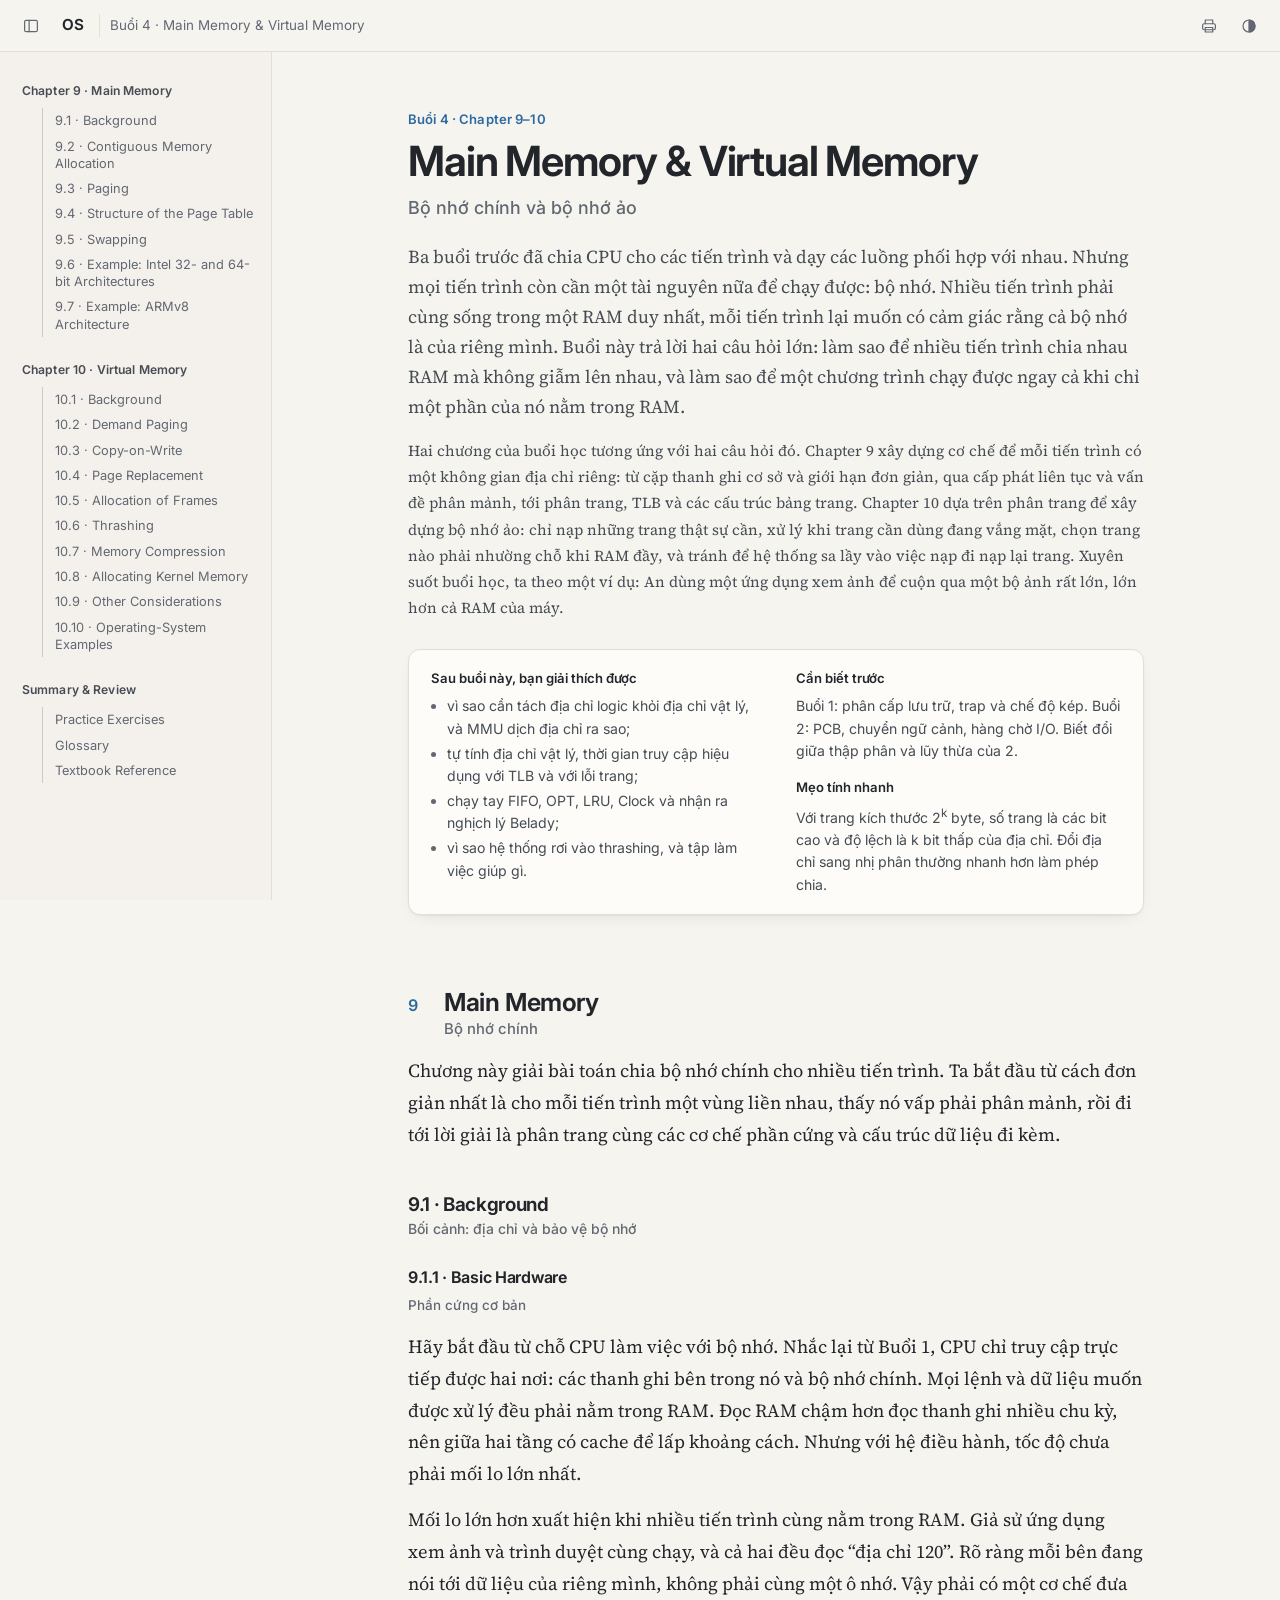
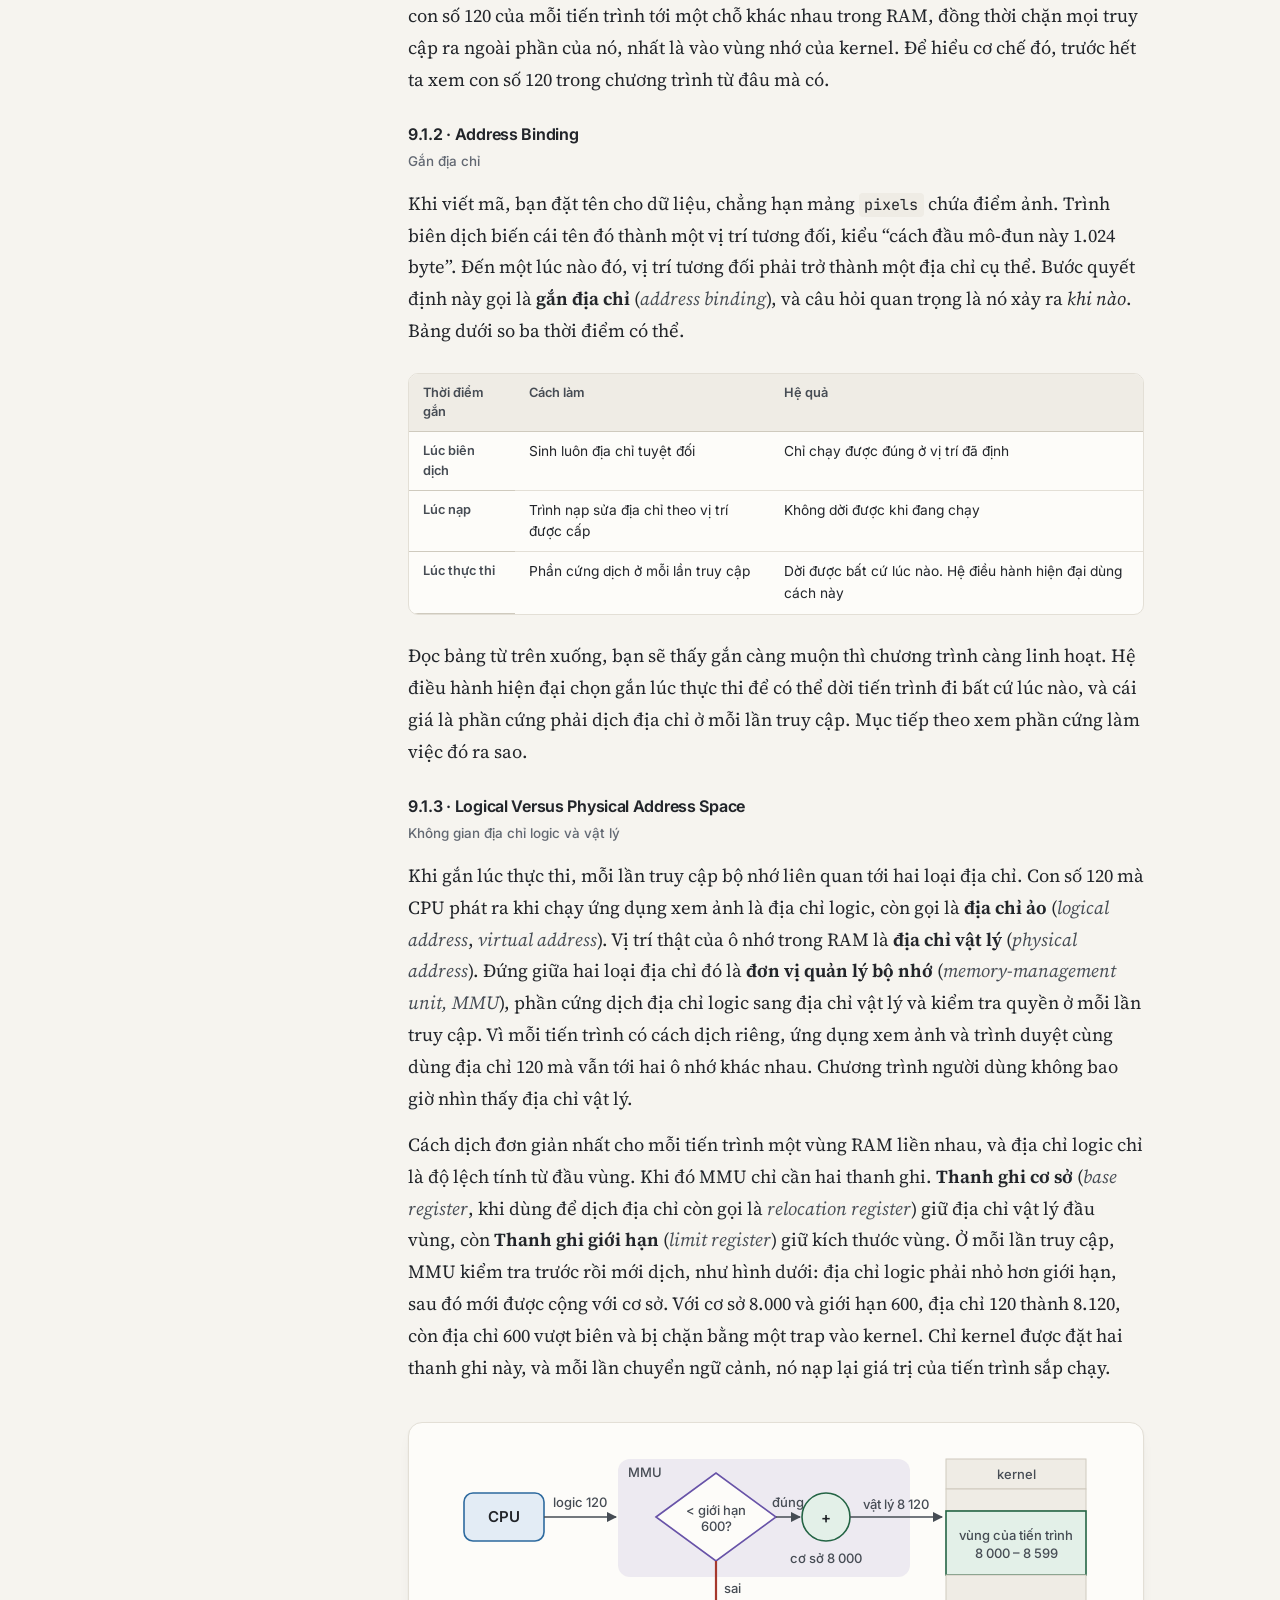
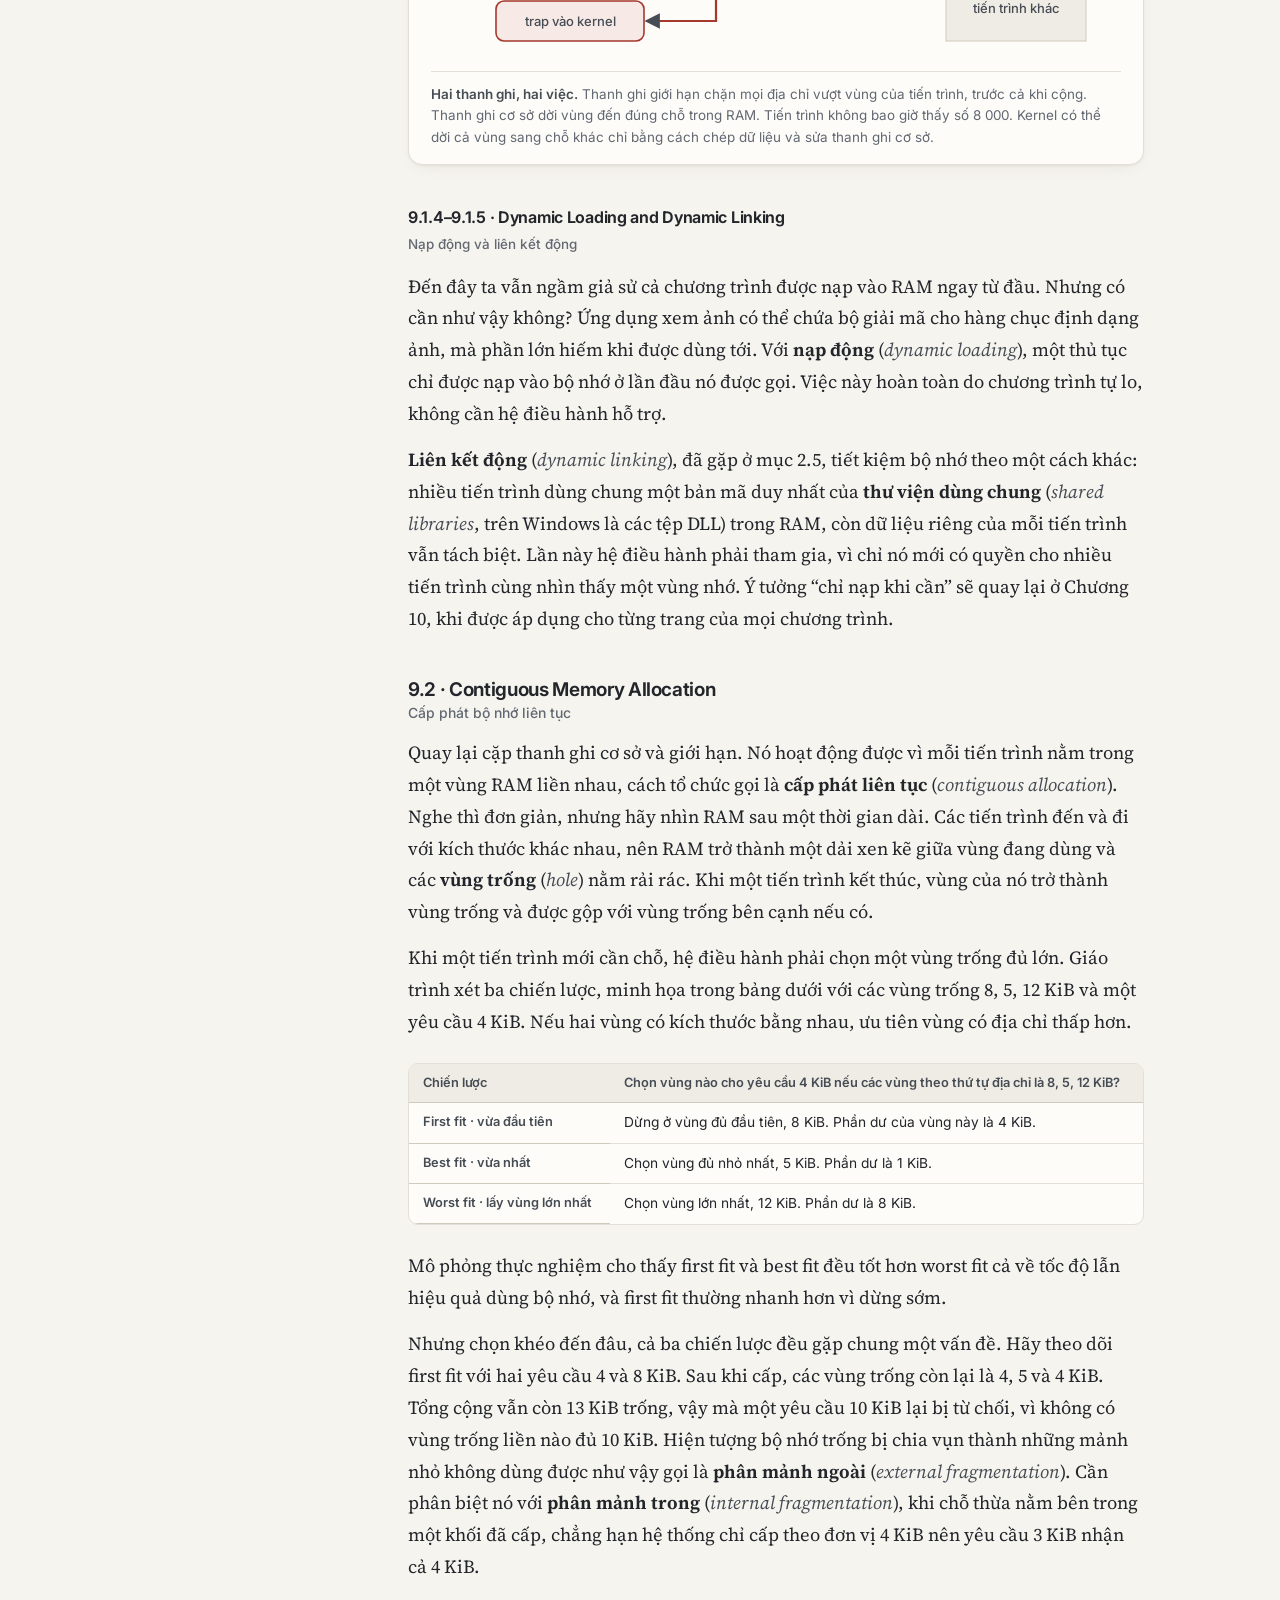
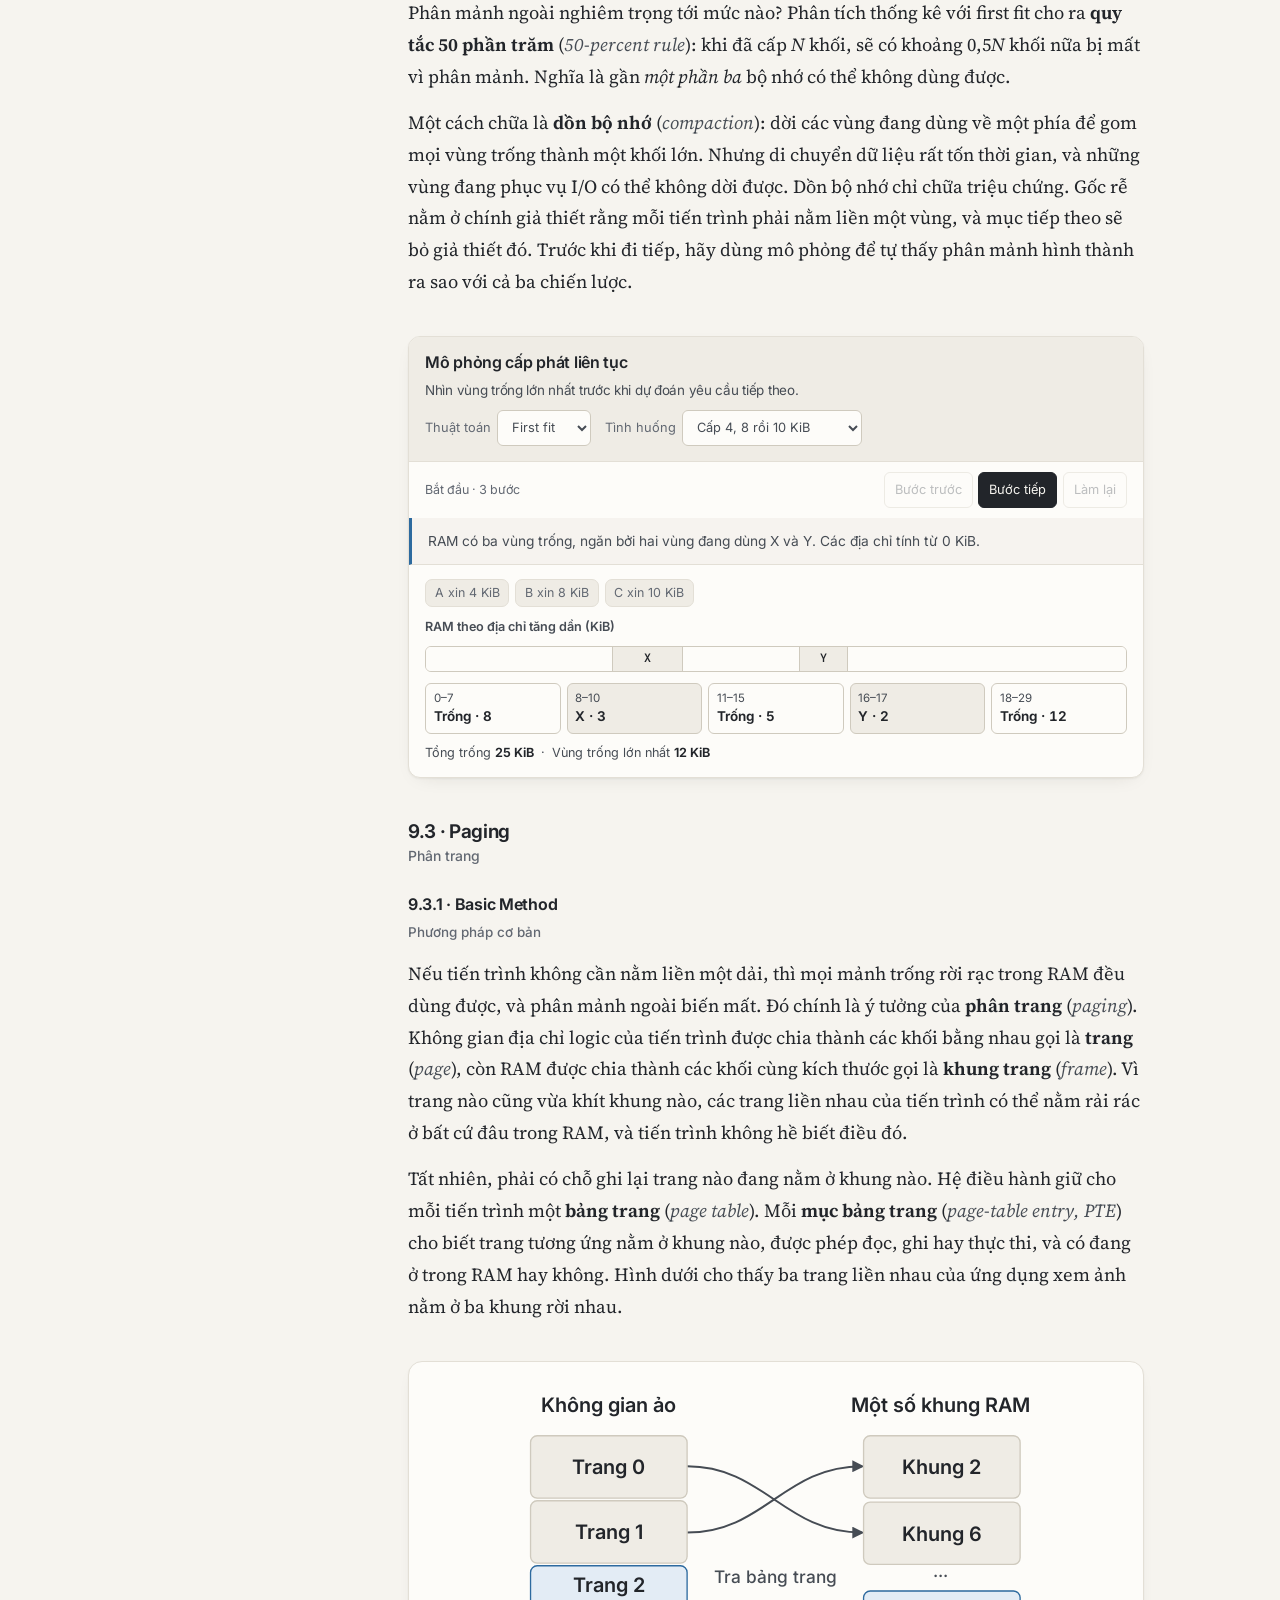
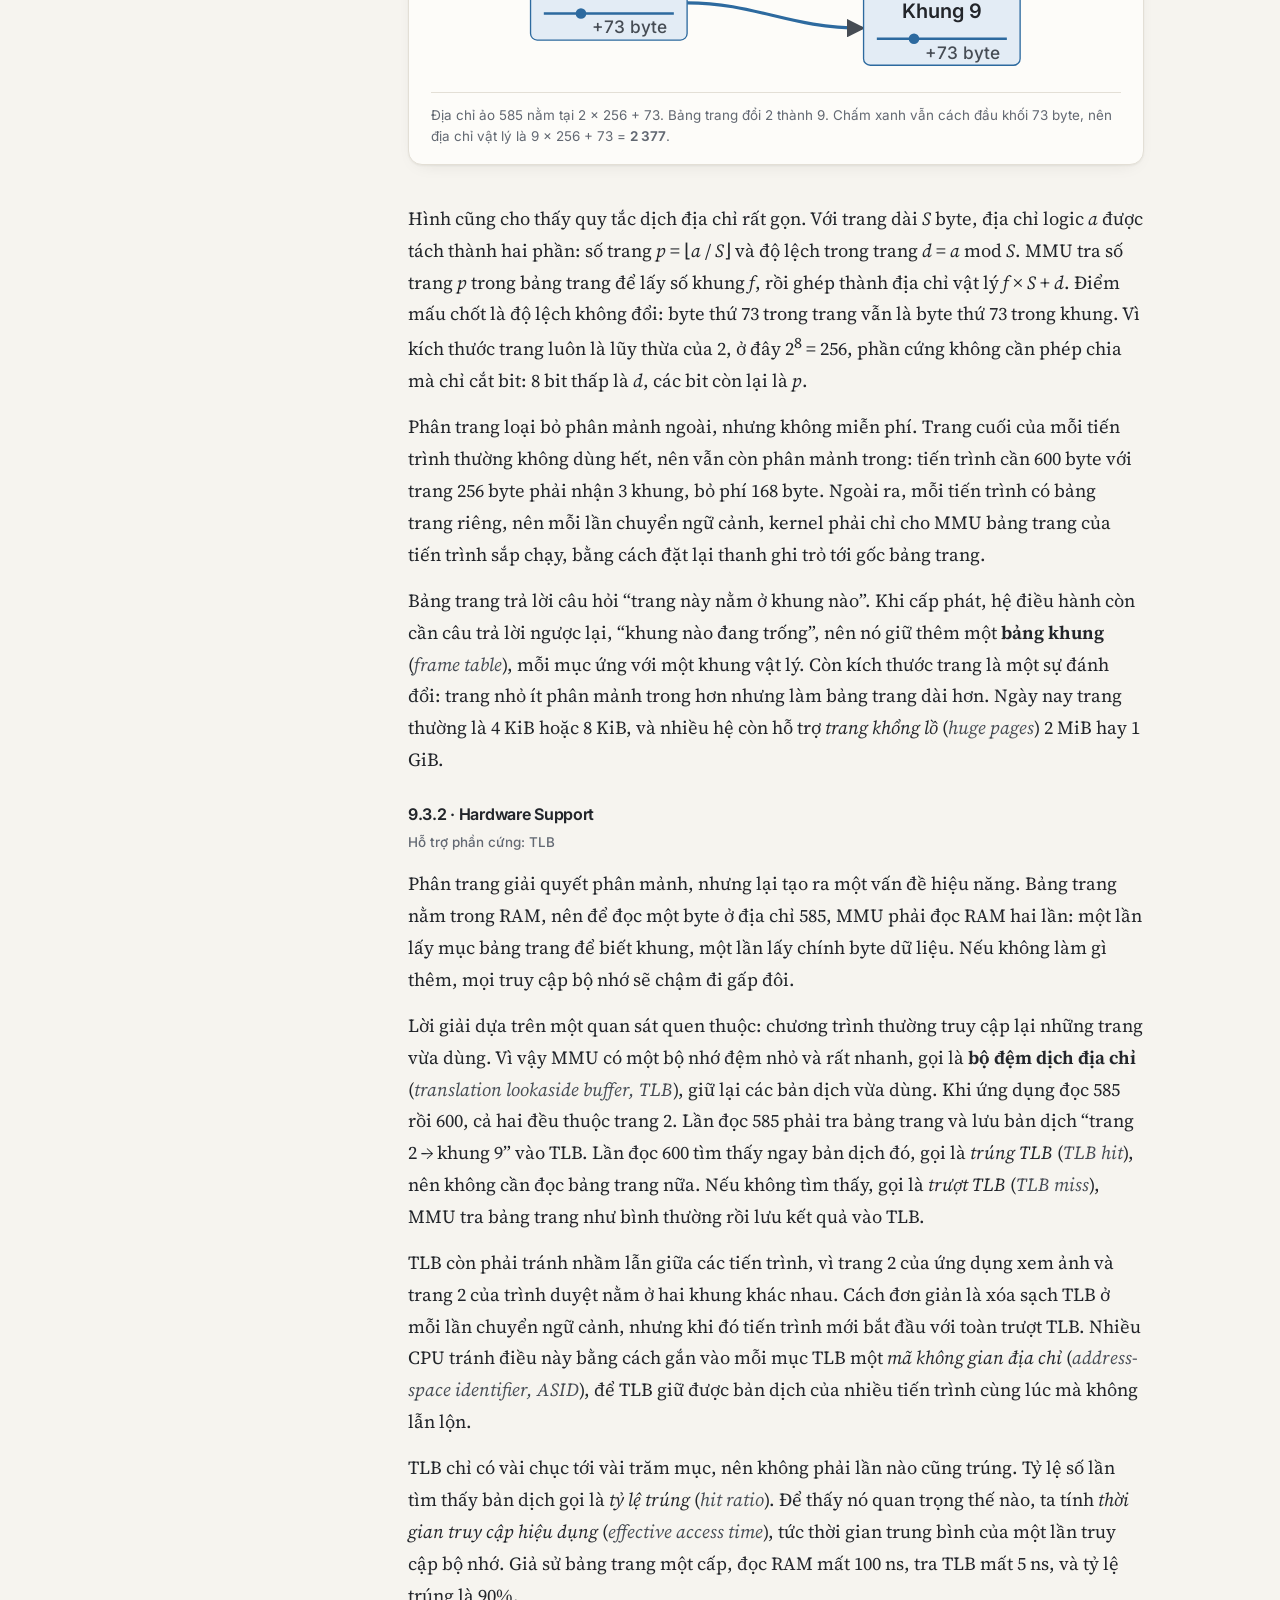
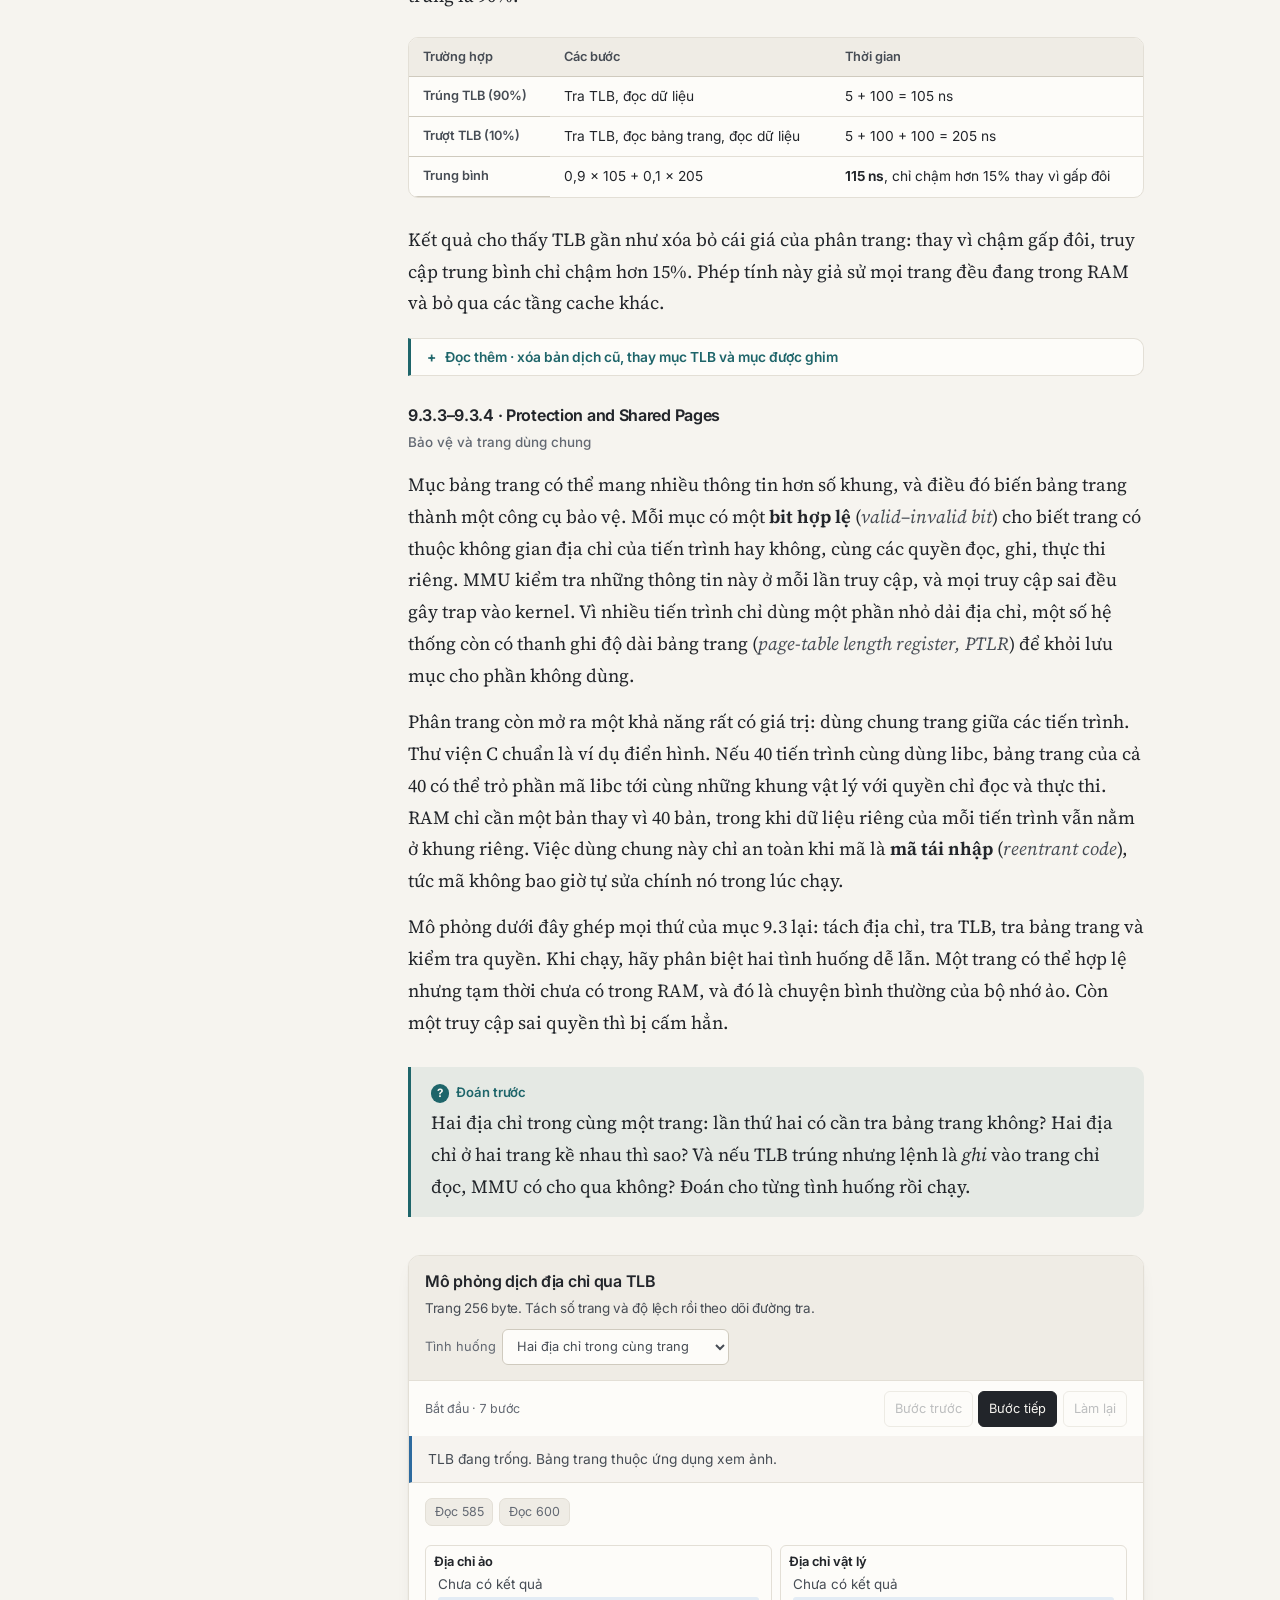
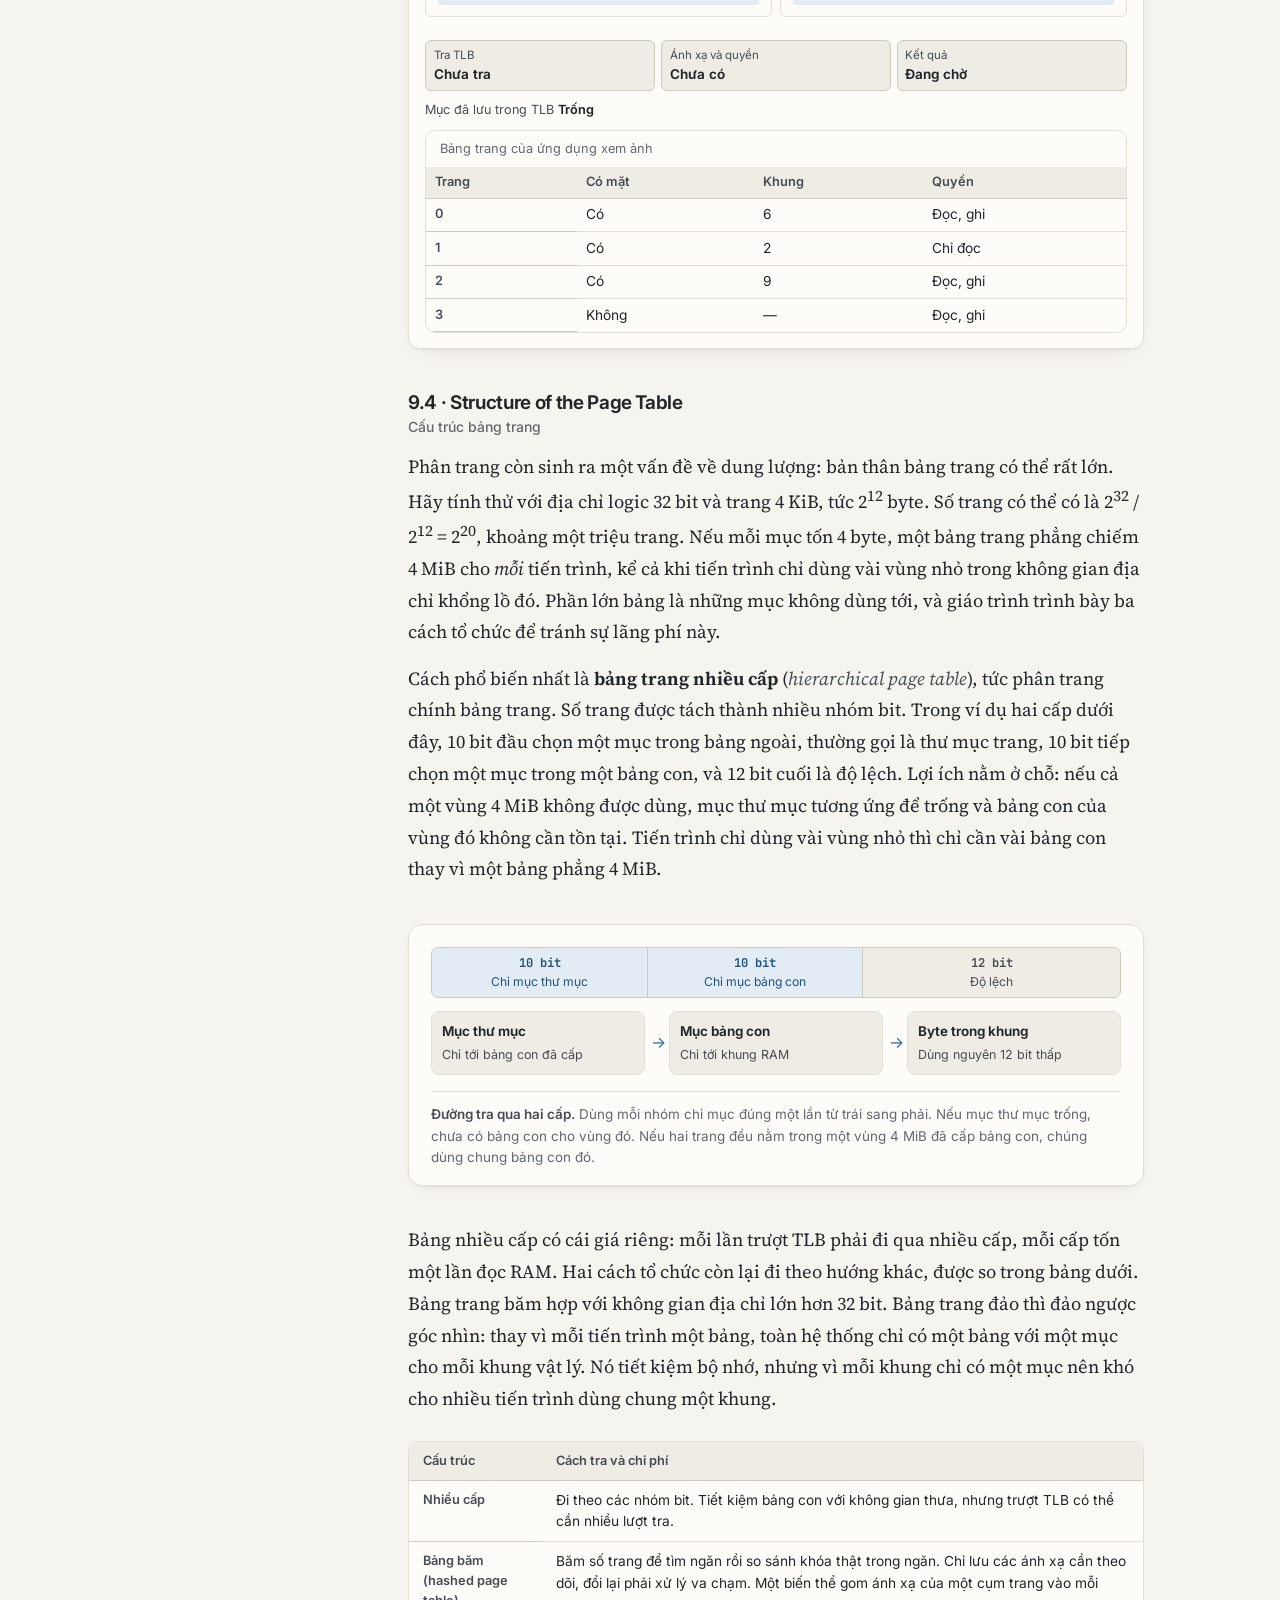
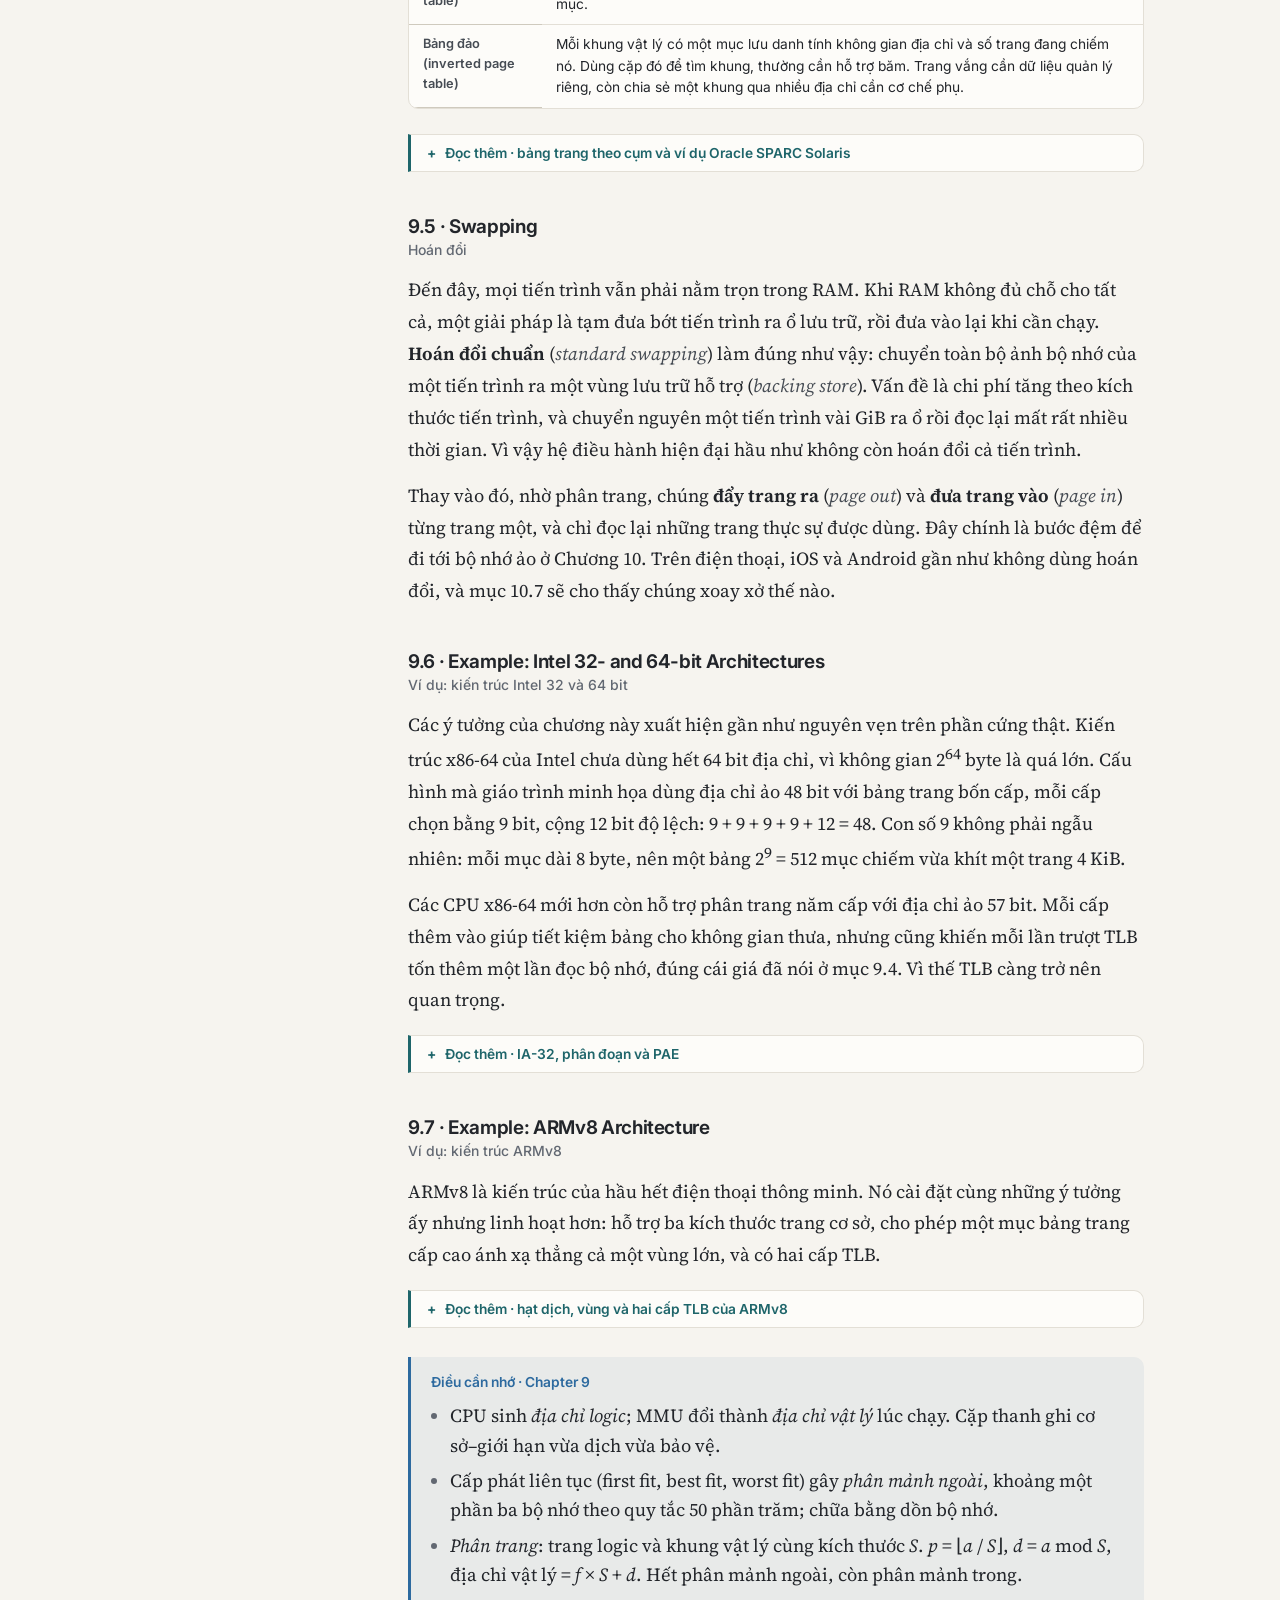
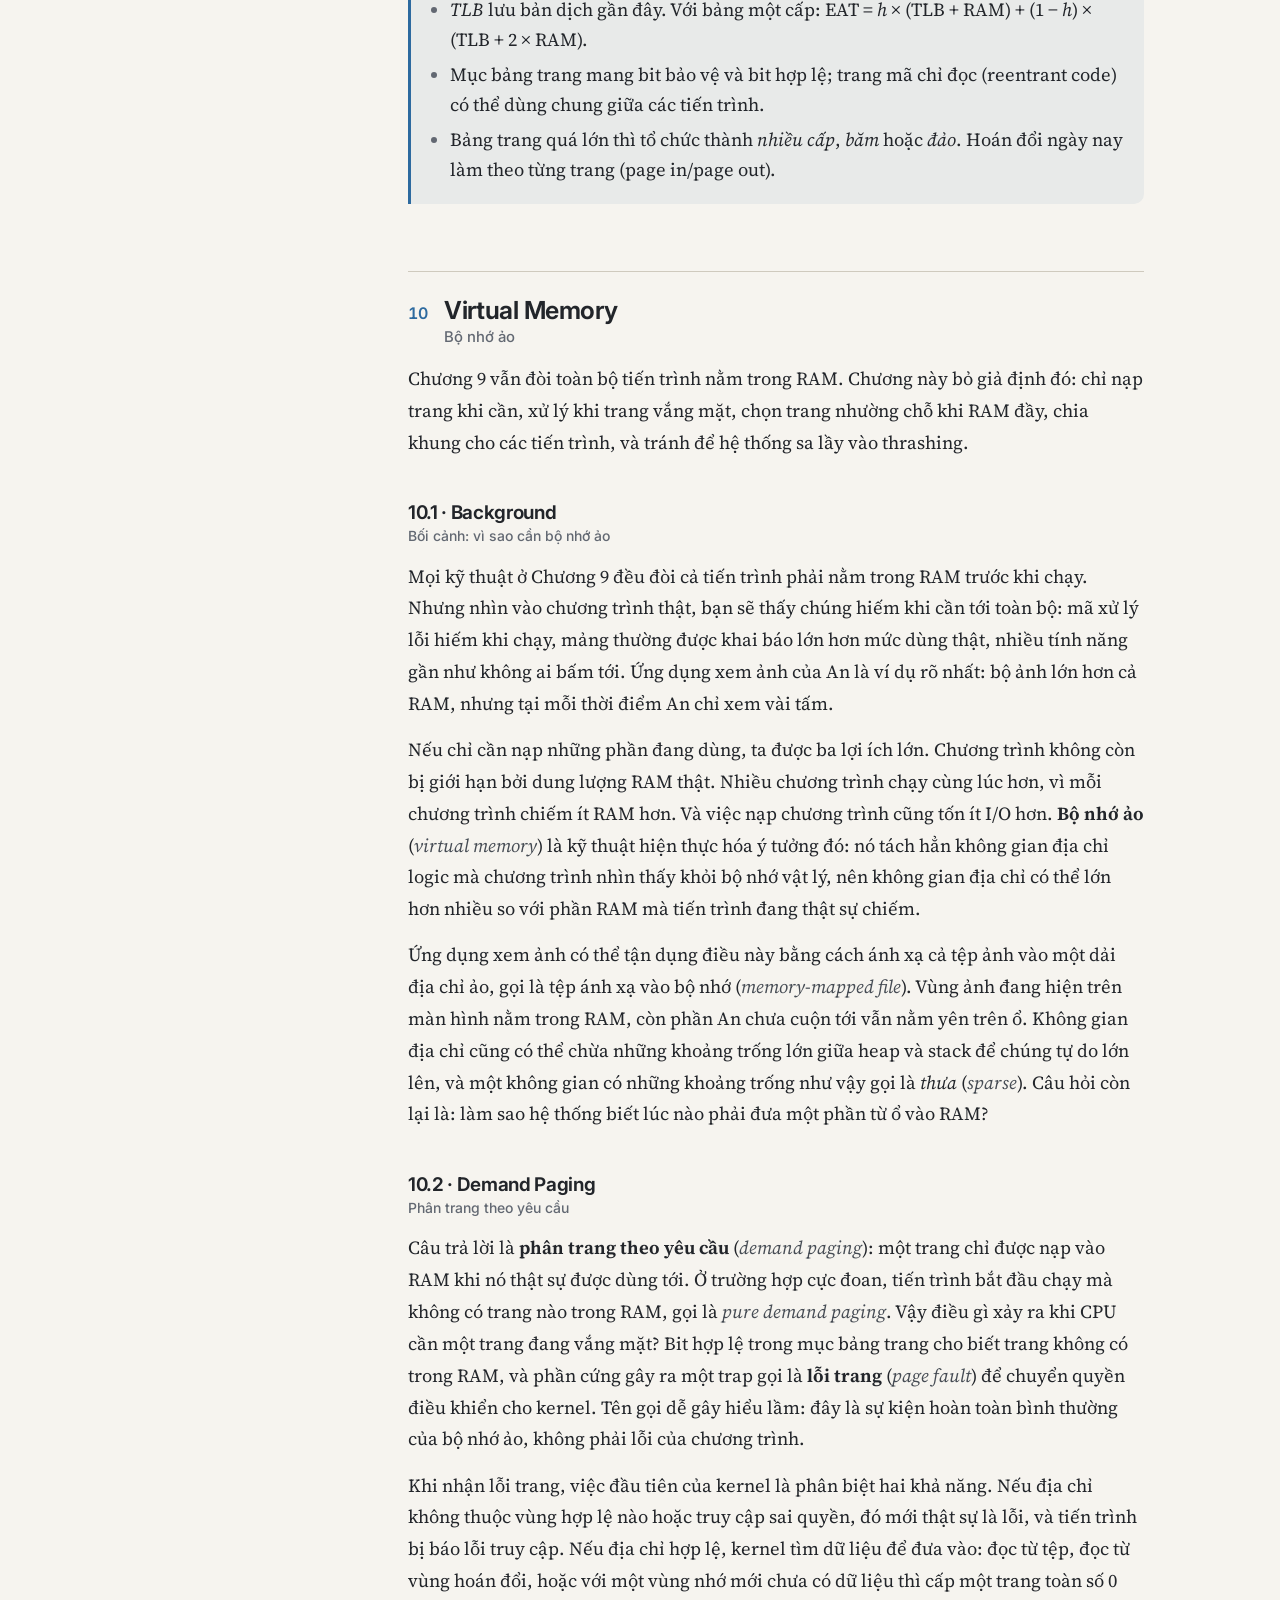
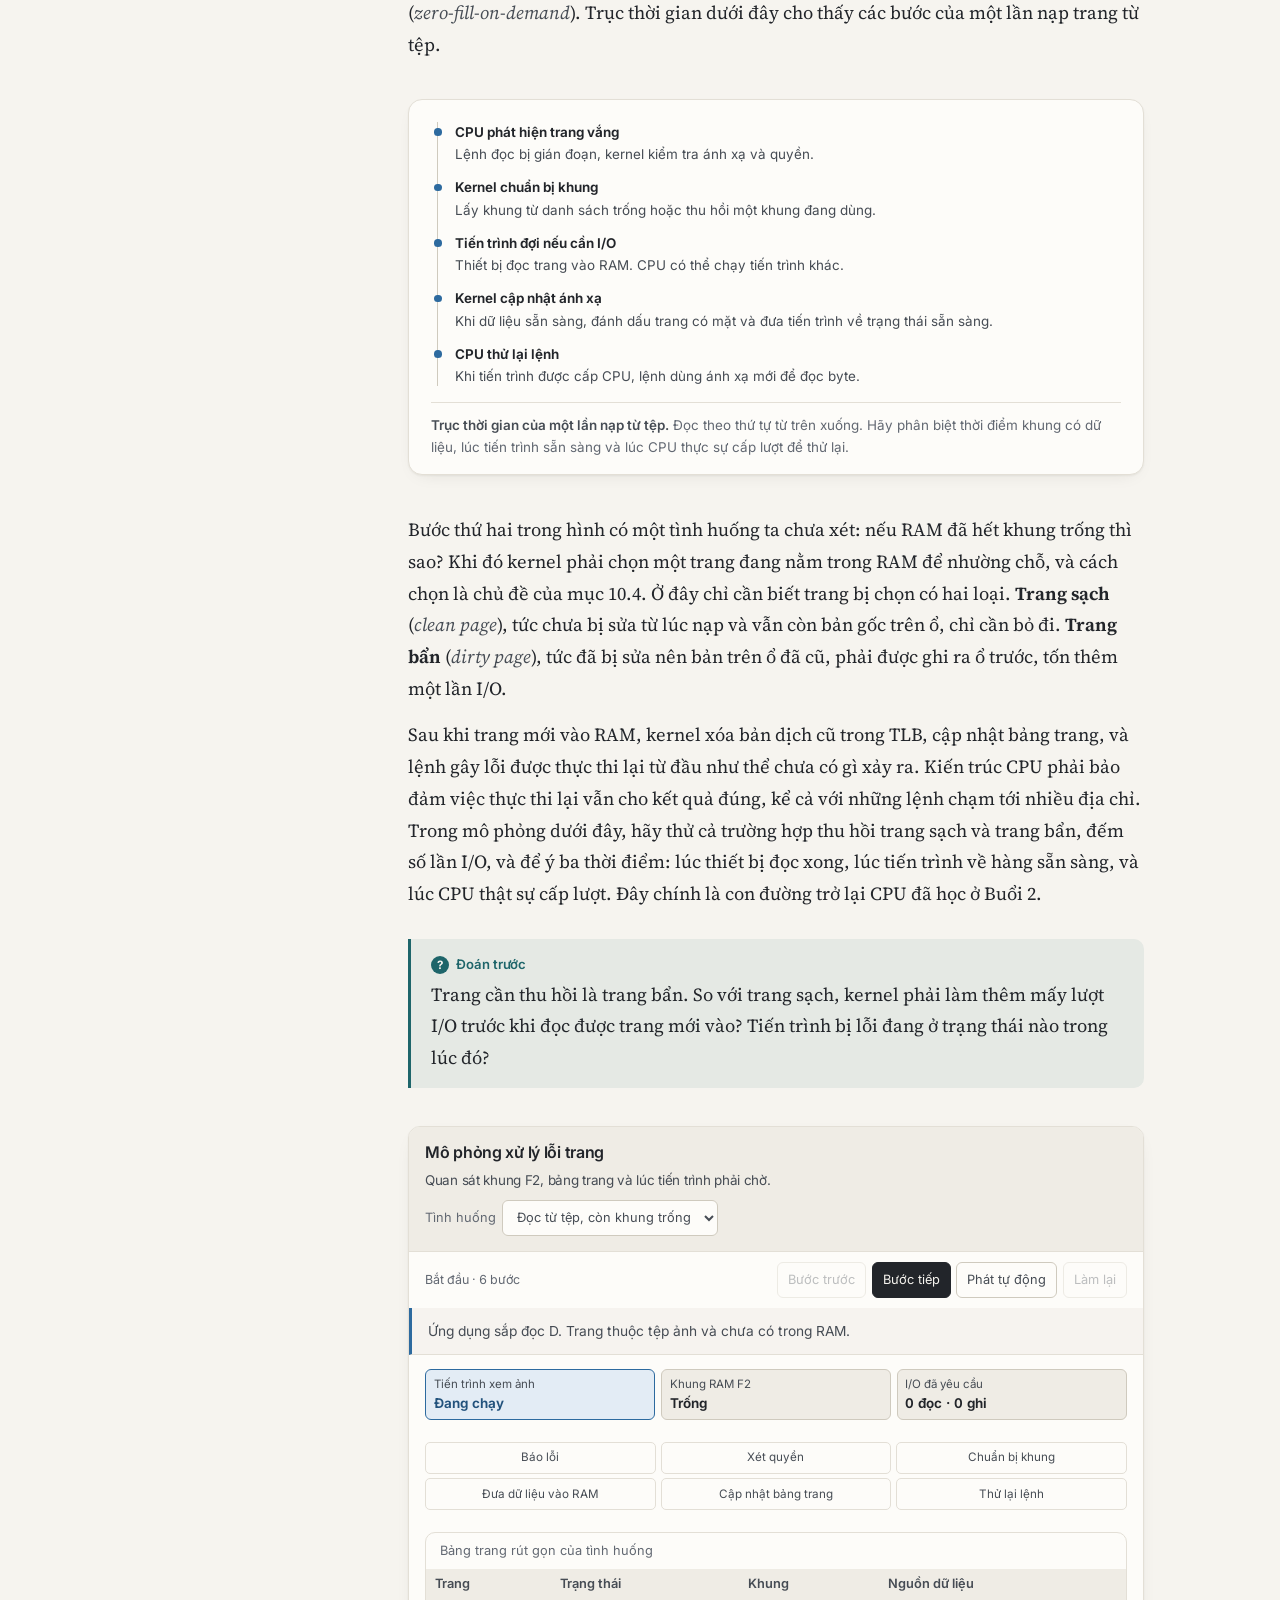
<file: buoi-4.html>
<!DOCTYPE html>
<html lang="vi">
<head>
  <meta charset="utf-8">
  <meta name="viewport" content="width=device-width, initial-scale=1">
  <meta name="description" content="Buổi 4 Hệ điều hành. Theo dõi cách dịch địa chỉ, xử lý lỗi trang và thay trang qua ví dụ, mô phỏng từng bước và bài tập có lời giải.">
  <title>Buổi 4 · Main Memory &amp; Virtual Memory · OS</title>
  <link rel="preconnect" href="https://fonts.googleapis.com">
  <link rel="preconnect" href="https://fonts.gstatic.com" crossorigin>
  <link href="https://fonts.googleapis.com/css2?family=Inter:wght@400;500;600;700&amp;family=Source+Serif+4:ital,opsz,wght@0,8..60,400;0,8..60,600;1,8..60,400&amp;family=JetBrains+Mono:wght@400;600&amp;display=swap" rel="stylesheet">
  <link rel="stylesheet" href="assets/style.css">
  <link rel="stylesheet" href="assets/buoi-4.css">
  <script defer src="assets/site.js"></script>
  <script defer src="assets/lab.js"></script>
  <script defer src="assets/buoi-4.js"></script>
</head>
<body>
  <header class="topbar">
    <a class="skip" href="#main">Đến nội dung</a>
    <button class="icon-btn side-btn" type="button" aria-controls="sidebar" aria-expanded="false" title="Mục lục" aria-label="Ẩn hoặc hiện mục lục" hidden>
      <svg viewBox="0 0 24 24" aria-hidden="true"><rect x="3.5" y="4.5" width="17" height="15" rx="2"/><path d="M9.5 4.5v15"/></svg>
    </button>
    <a class="brand" href="index.html">OS</a>
    <span class="crumb">Buổi 4 · Main Memory &amp; Virtual Memory</span>
    <span class="spacer"></span>
    <button class="icon-btn print-btn" type="button" title="In bài" aria-label="In bài" hidden>
      <svg viewBox="0 0 24 24" aria-hidden="true"><path d="M7 9V4h10v5"/><rect x="3.5" y="9" width="17" height="8" rx="2"/><rect x="7" y="14" width="10" height="6"/></svg>
    </button>
    <button class="icon-btn theme-btn" type="button" title="Giao diện sáng/tối" aria-label="Đổi giao diện sáng/tối" hidden>
      <svg viewBox="0 0 24 24" aria-hidden="true"><circle cx="12" cy="12" r="8"/><path d="M12 4a8 8 0 0 1 0 16z" fill="currentColor"/></svg>
    </button>
    <div class="progress" aria-hidden="true"></div>
  </header>
  <div class="layout">
    <aside class="sidebar" id="sidebar">
      <nav aria-label="Mục lục buổi học">
        <div class="nav-chapter">
          <a class="nav-chapter-title" href="#chuong-9">Chapter 9 · Main Memory</a>
          <div class="toc">
            <a href="#dia-chi">9.1 · Background</a>
            <a href="#cap-phat-lien-tuc">9.2 · Contiguous Memory Allocation</a>
            <a href="#phan-trang">9.3 · Paging</a>
            <a href="#bang-trang">9.4 · Structure of the Page Table</a>
            <a href="#hoan-doi">9.5 · Swapping</a>
            <a href="#intel">9.6 · Example: Intel 32- and 64-bit Architectures</a>
            <a href="#armv8">9.7 · Example: ARMv8 Architecture</a>
          </div>
        </div>
        <div class="nav-chapter">
          <a class="nav-chapter-title" href="#chuong-10">Chapter 10 · Virtual Memory</a>
          <div class="toc">
            <a href="#nap-theo-yeu-cau">10.1 · Background</a>
            <a href="#phan-trang-theo-yeu-cau">10.2 · Demand Paging</a>
            <a href="#sao-chep-khi-ghi">10.3 · Copy-on-Write</a>
            <a href="#thay-trang">10.4 · Page Replacement</a>
            <a href="#cap-khung">10.5 · Allocation of Frames</a>
            <a href="#thrashing">10.6 · Thrashing</a>
            <a href="#nen-bo-nho">10.7 · Memory Compression</a>
            <a href="#bo-nho-kernel">10.8 · Allocating Kernel Memory</a>
            <a href="#lua-chon-thiet-ke">10.9 · Other Considerations</a>
            <a href="#vi-du-bo-nho-ao">10.10 · Operating-System Examples</a>
          </div>
        </div>
        <div class="nav-chapter">
          <a class="nav-chapter-title" href="#ghi-nho">Summary &amp; Review</a>
          <div class="toc">
            <a href="#tu-kiem-tra">Practice Exercises</a>
            <a href="#thuat-ngu">Glossary</a>
            <a href="#giao-trinh">Textbook Reference</a>
          </div>
        </div>
      </nav>
    </aside>
    <main class="page" id="main" tabindex="-1"><article class="content">
      <header class="hero">
        <div class="eyebrow">Buổi 4 · Chapter 9–10</div>
        <h1>Main Memory &amp; Virtual Memory</h1>
        <p class="title-vi">Bộ nhớ chính và bộ nhớ ảo</p>
        <p class="lead">Ba buổi trước đã chia CPU cho các tiến trình và dạy các luồng phối hợp với nhau. Nhưng mọi tiến trình còn cần một tài nguyên nữa để chạy được: bộ nhớ. Nhiều tiến trình phải cùng sống trong một RAM duy nhất, mỗi tiến trình lại muốn có cảm giác rằng cả bộ nhớ là của riêng mình. Buổi này trả lời hai câu hỏi lớn: làm sao để nhiều tiến trình chia nhau RAM mà không giẫm lên nhau, và làm sao để một chương trình chạy được ngay cả khi chỉ một phần của nó nằm trong RAM.</p>
        <p class="reading-cue">Hai chương của buổi học tương ứng với hai câu hỏi đó. Chapter 9 xây dựng cơ chế để mỗi tiến trình có một không gian địa chỉ riêng: từ cặp thanh ghi cơ sở và giới hạn đơn giản, qua cấp phát liên tục và vấn đề phân mảnh, tới phân trang, TLB và các cấu trúc bảng trang. Chapter 10 dựa trên phân trang để xây dựng bộ nhớ ảo: chỉ nạp những trang thật sự cần, xử lý khi trang cần dùng đang vắng mặt, chọn trang nào phải nhường chỗ khi RAM đầy, và tránh để hệ thống sa lầy vào việc nạp đi nạp lại trang. Xuyên suốt buổi học, ta theo một ví dụ: An dùng một ứng dụng xem ảnh để cuộn qua một bộ ảnh rất lớn, lớn hơn cả RAM của máy.</p>
        <div class="meta">
          <div>
            <h4>Sau buổi này, bạn giải thích được</h4>
            <ul>
              <li>vì sao cần tách địa chỉ logic khỏi địa chỉ vật lý, và MMU dịch địa chỉ ra sao;</li>
              <li>tự tính địa chỉ vật lý, thời gian truy cập hiệu dụng với TLB và với lỗi trang;</li>
              <li>chạy tay FIFO, OPT, LRU, Clock và nhận ra nghịch lý Belady;</li>
              <li>vì sao hệ thống rơi vào thrashing, và tập làm việc giúp gì.</li>
            </ul>
          </div>
          <div>
            <h4>Cần biết trước</h4>
            <p>Buổi 1: phân cấp lưu trữ, trap và chế độ kép. Buổi 2: PCB, chuyển ngữ cảnh, hàng chờ I/O. Biết đổi giữa thập phân và lũy thừa của 2.</p>
            <h4>Mẹo tính nhanh</h4>
            <p>Với trang kích thước 2<sup>k</sup> byte, số trang là các bit cao và độ lệch là k bit thấp của địa chỉ. Đổi địa chỉ sang nhị phân thường nhanh hơn làm phép chia.</p>
          </div>
        </div>
      </header>

      <section aria-labelledby="chuong-9">
        <h2 id="chuong-9"><span class="sec">9</span><span>Main Memory <span class="vi">Bộ nhớ chính</span></span></h2>
        <p>Chương này giải bài toán chia bộ nhớ chính cho nhiều tiến trình. Ta bắt đầu từ cách đơn giản nhất là cho mỗi tiến trình một vùng liền nhau, thấy nó vấp phải phân mảnh, rồi đi tới lời giải là phân trang cùng các cơ chế phần cứng và cấu trúc dữ liệu đi kèm.</p>

        <h3 id="dia-chi">9.1 · Background <span class="vi">Bối cảnh: địa chỉ và bảo vệ bộ nhớ</span></h3>
        <h4 id="phan-cung-co-ban">9.1.1 · Basic Hardware <span class="vi">Phần cứng cơ bản</span></h4>
        <p>Hãy bắt đầu từ chỗ CPU làm việc với bộ nhớ. Nhắc lại từ Buổi 1, CPU chỉ truy cập trực tiếp được hai nơi: các thanh ghi bên trong nó và bộ nhớ chính. Mọi lệnh và dữ liệu muốn được xử lý đều phải nằm trong RAM. Đọc RAM chậm hơn đọc thanh ghi nhiều chu kỳ, nên giữa hai tầng có cache để lấp khoảng cách. Nhưng với hệ điều hành, tốc độ chưa phải mối lo lớn nhất.</p>
        <p>Mối lo lớn hơn xuất hiện khi nhiều tiến trình cùng nằm trong RAM. Giả sử ứng dụng xem ảnh và trình duyệt cùng chạy, và cả hai đều đọc “địa chỉ 120”. Rõ ràng mỗi bên đang nói tới dữ liệu của riêng mình, không phải cùng một ô nhớ. Vậy phải có một cơ chế đưa con số 120 của mỗi tiến trình tới một chỗ khác nhau trong RAM, đồng thời chặn mọi truy cập ra ngoài phần của nó, nhất là vào vùng nhớ của kernel. Để hiểu cơ chế đó, trước hết ta xem con số 120 trong chương trình từ đâu mà có.</p>
        <h4 id="gan-dia-chi">9.1.2 · Address Binding <span class="vi">Gắn địa chỉ</span></h4>
        <p>Khi viết mã, bạn đặt tên cho dữ liệu, chẳng hạn mảng <code>pixels</code> chứa điểm ảnh. Trình biên dịch biến cái tên đó thành một vị trí tương đối, kiểu “cách đầu mô-đun này 1.024 byte”. Đến một lúc nào đó, vị trí tương đối phải trở thành một địa chỉ cụ thể. Bước quyết định này gọi là <dfn>gắn địa chỉ</dfn> (<span class="en">address binding</span>), và câu hỏi quan trọng là nó xảy ra <em>khi nào</em>. Bảng dưới so ba thời điểm có thể.</p>
        <div class="tbl-wrap" tabindex="0" role="region" aria-label="Ba thời điểm gắn địa chỉ">
          <table class="tbl">
            <thead><tr><th scope="col">Thời điểm gắn</th><th scope="col">Cách làm</th><th scope="col">Hệ quả</th></tr></thead>
            <tbody>
              <tr><th scope="row">Lúc biên dịch</th><td>Sinh luôn địa chỉ tuyệt đối</td><td>Chỉ chạy được đúng ở vị trí đã định</td></tr>
              <tr><th scope="row">Lúc nạp</th><td>Trình nạp sửa địa chỉ theo vị trí được cấp</td><td>Không dời được khi đang chạy</td></tr>
              <tr><th scope="row">Lúc thực thi</th><td>Phần cứng dịch ở mỗi lần truy cập</td><td>Dời được bất cứ lúc nào. Hệ điều hành hiện đại dùng cách này</td></tr>
            </tbody>
          </table>
        </div>
        <p>Đọc bảng từ trên xuống, bạn sẽ thấy gắn càng muộn thì chương trình càng linh hoạt. Hệ điều hành hiện đại chọn gắn lúc thực thi để có thể dời tiến trình đi bất cứ lúc nào, và cái giá là phần cứng phải dịch địa chỉ ở mỗi lần truy cập. Mục tiếp theo xem phần cứng làm việc đó ra sao.</p>
        <h4 id="dia-chi-logic">9.1.3 · Logical Versus Physical Address Space <span class="vi">Không gian địa chỉ logic và vật lý</span></h4>
        <p>Khi gắn lúc thực thi, mỗi lần truy cập bộ nhớ liên quan tới hai loại địa chỉ. Con số 120 mà CPU phát ra khi chạy ứng dụng xem ảnh là địa chỉ logic, còn gọi là <dfn>địa chỉ ảo</dfn> (<span class="en">logical address</span>, <span class="en">virtual address</span>). Vị trí thật của ô nhớ trong RAM là <dfn>địa chỉ vật lý</dfn> (<span class="en">physical address</span>). Đứng giữa hai loại địa chỉ đó là <dfn>đơn vị quản lý bộ nhớ</dfn> (<span class="en">memory-management unit, MMU</span>), phần cứng dịch địa chỉ logic sang địa chỉ vật lý và kiểm tra quyền ở mỗi lần truy cập. Vì mỗi tiến trình có cách dịch riêng, ứng dụng xem ảnh và trình duyệt cùng dùng địa chỉ 120 mà vẫn tới hai ô nhớ khác nhau. Chương trình người dùng không bao giờ nhìn thấy địa chỉ vật lý.</p>
        <p>Cách dịch đơn giản nhất cho mỗi tiến trình một vùng RAM liền nhau, và địa chỉ logic chỉ là độ lệch tính từ đầu vùng. Khi đó MMU chỉ cần hai thanh ghi. <dfn>Thanh ghi cơ sở</dfn> (<span class="en">base register</span>, khi dùng để dịch địa chỉ còn gọi là <span class="en">relocation register</span>) giữ địa chỉ vật lý đầu vùng, còn <dfn>Thanh ghi giới hạn</dfn> (<span class="en">limit register</span>) giữ kích thước vùng. Ở mỗi lần truy cập, MMU kiểm tra trước rồi mới dịch, như hình dưới: địa chỉ logic phải nhỏ hơn giới hạn, sau đó mới được cộng với cơ sở. Với cơ sở 8.000 và giới hạn 600, địa chỉ 120 thành 8.120, còn địa chỉ 600 vượt biên và bị chặn bằng một trap vào kernel. Chỉ kernel được đặt hai thanh ghi này, và mỗi lần chuyển ngữ cảnh, nó nạp lại giá trị của tiến trình sắp chạy.</p>
        <figure class="fig">
          <svg class="teaching-svg wide" viewBox="0 0 640 210" role="img" aria-labelledby="relocation-title">
            <title id="relocation-title">MMU so địa chỉ logic với thanh ghi giới hạn rồi cộng thanh ghi cơ sở</title>
            <defs><marker id="reloc-arrow" viewBox="0 0 10 10" refX="9" refY="5" markerWidth="7" markerHeight="7" orient="auto"><path class="arrowhead" d="M0 0L10 5L0 10z"/></marker></defs>
            <rect class="nd-acc" x="8" y="48" width="80" height="48" rx="9"/><text x="48" y="77" text-anchor="middle">CPU</text>
            <path class="route" d="M88 72H160" marker-end="url(#reloc-arrow)"/>
            <text class="annotation" x="124" y="62" text-anchor="middle">logic 120</text>
            <rect class="z-violet" x="162" y="14" width="292" height="118" rx="12"/>
            <text class="annotation" x="172" y="32">MMU</text>
            <path class="cmp-diamond" d="M200 72l60-44 60 44-60 44z"/>
            <text class="annotation" x="260" y="70" text-anchor="middle">&lt; giới hạn</text>
            <text class="annotation" x="260" y="86" text-anchor="middle">600?</text>
            <path class="route" d="M320 72H344" marker-end="url(#reloc-arrow)"/>
            <text class="annotation" x="332" y="62" text-anchor="middle">đúng</text>
            <circle class="nd-ok" cx="370" cy="72" r="24"/><text x="370" y="78" text-anchor="middle">+</text>
            <text class="annotation" x="370" y="118" text-anchor="middle">cơ sở 8 000</text>
            <path class="route" d="M394 72H486" marker-end="url(#reloc-arrow)"/>
            <text class="annotation" x="440" y="64" text-anchor="middle">vật lý 8 120</text>
            <g class="ram-strip">
              <rect x="490" y="14" width="140" height="30"/><rect x="490" y="44" width="140" height="22"/>
              <rect class="ram-own" x="490" y="66" width="140" height="64"/><rect x="490" y="130" width="140" height="66"/>
            </g>
            <text class="annotation" x="560" y="34" text-anchor="middle">kernel</text>
            <text class="annotation" x="560" y="95" text-anchor="middle">vùng của tiến trình</text>
            <text class="annotation" x="560" y="113" text-anchor="middle">8 000 – 8 599</text>
            <text class="annotation" x="560" y="168" text-anchor="middle">tiến trình khác</text>
            <path class="ln-min" d="M260 116V176H190" marker-end="url(#reloc-arrow)"/>
            <text class="annotation" x="268" y="148">sai</text>
            <rect class="nd-min" x="40" y="156" width="148" height="40" rx="8"/><text class="annotation" x="114" y="181" text-anchor="middle">trap vào kernel</text>
          </svg>
          <figcaption><b>Hai thanh ghi, hai việc.</b> Thanh ghi giới hạn chặn mọi địa chỉ vượt vùng của tiến trình, trước cả khi cộng. Thanh ghi cơ sở dời vùng đến đúng chỗ trong RAM. Tiến trình không bao giờ thấy số 8 000. Kernel có thể dời cả vùng sang chỗ khác chỉ bằng cách chép dữ liệu và sửa thanh ghi cơ sở.</figcaption>
        </figure>
        <h4 id="nap-dong">9.1.4–9.1.5 · Dynamic Loading and Dynamic Linking <span class="vi">Nạp động và liên kết động</span></h4>
        <p>Đến đây ta vẫn ngầm giả sử cả chương trình được nạp vào RAM ngay từ đầu. Nhưng có cần như vậy không? Ứng dụng xem ảnh có thể chứa bộ giải mã cho hàng chục định dạng ảnh, mà phần lớn hiếm khi được dùng tới. Với <dfn>nạp động</dfn> (<span class="en">dynamic loading</span>), một thủ tục chỉ được nạp vào bộ nhớ ở lần đầu nó được gọi. Việc này hoàn toàn do chương trình tự lo, không cần hệ điều hành hỗ trợ.</p>
        <p><dfn>Liên kết động</dfn> (<span class="en">dynamic linking</span>), đã gặp ở mục 2.5, tiết kiệm bộ nhớ theo một cách khác: nhiều tiến trình dùng chung một bản mã duy nhất của <dfn>thư viện dùng chung</dfn> (<span class="en">shared libraries</span>, trên Windows là các tệp DLL) trong RAM, còn dữ liệu riêng của mỗi tiến trình vẫn tách biệt. Lần này hệ điều hành phải tham gia, vì chỉ nó mới có quyền cho nhiều tiến trình cùng nhìn thấy một vùng nhớ. Ý tưởng “chỉ nạp khi cần” sẽ quay lại ở Chương 10, khi được áp dụng cho từng trang của mọi chương trình.</p>

        <h3 id="cap-phat-lien-tuc">9.2 · Contiguous Memory Allocation <span class="vi">Cấp phát bộ nhớ liên tục</span></h3>
        <p>Quay lại cặp thanh ghi cơ sở và giới hạn. Nó hoạt động được vì mỗi tiến trình nằm trong một vùng RAM liền nhau, cách tổ chức gọi là <dfn>cấp phát liên tục</dfn> (<span class="en">contiguous allocation</span>). Nghe thì đơn giản, nhưng hãy nhìn RAM sau một thời gian dài. Các tiến trình đến và đi với kích thước khác nhau, nên RAM trở thành một dải xen kẽ giữa vùng đang dùng và các <dfn>vùng trống</dfn> (<span class="en">hole</span>) nằm rải rác. Khi một tiến trình kết thúc, vùng của nó trở thành vùng trống và được gộp với vùng trống bên cạnh nếu có.</p>
        <p>Khi một tiến trình mới cần chỗ, hệ điều hành phải chọn một vùng trống đủ lớn. Giáo trình xét ba chiến lược, minh họa trong bảng dưới với các vùng trống 8, 5, 12 KiB và một yêu cầu 4 KiB. Nếu hai vùng có kích thước bằng nhau, ưu tiên vùng có địa chỉ thấp hơn.</p>
        <div class="tbl-wrap">
          <table class="tbl">
            <thead><tr><th scope="col">Chiến lược</th><th scope="col">Chọn vùng nào cho yêu cầu 4 KiB nếu các vùng theo thứ tự địa chỉ là 8, 5, 12 KiB?</th></tr></thead>
            <tbody>
              <tr><th scope="row"><span lang="en">First fit</span> · vừa đầu tiên</th><td>Dừng ở vùng đủ đầu tiên, 8 KiB. Phần dư của vùng này là 4 KiB.</td></tr>
              <tr><th scope="row"><span lang="en">Best fit</span> · vừa nhất</th><td>Chọn vùng đủ nhỏ nhất, 5 KiB. Phần dư là 1 KiB.</td></tr>
              <tr><th scope="row"><span lang="en">Worst fit</span> · lấy vùng lớn nhất</th><td>Chọn vùng lớn nhất, 12 KiB. Phần dư là 8 KiB.</td></tr>
            </tbody>
          </table>
        </div>
        <p>Mô phỏng thực nghiệm cho thấy first fit và best fit đều tốt hơn worst fit cả về tốc độ lẫn hiệu quả dùng bộ nhớ, và first fit thường nhanh hơn vì dừng sớm.</p>
        <p>Nhưng chọn khéo đến đâu, cả ba chiến lược đều gặp chung một vấn đề. Hãy theo dõi first fit với hai yêu cầu 4 và 8 KiB. Sau khi cấp, các vùng trống còn lại là 4, 5 và 4 KiB. Tổng cộng vẫn còn 13 KiB trống, vậy mà một yêu cầu 10 KiB lại bị từ chối, vì không có vùng trống liền nào đủ 10 KiB. Hiện tượng bộ nhớ trống bị chia vụn thành những mảnh nhỏ không dùng được như vậy gọi là <dfn>phân mảnh ngoài</dfn> (<span class="en">external fragmentation</span>). Cần phân biệt nó với <dfn>phân mảnh trong</dfn> (<span class="en">internal fragmentation</span>), khi chỗ thừa nằm bên trong một khối đã cấp, chẳng hạn hệ thống chỉ cấp theo đơn vị 4 KiB nên yêu cầu 3 KiB nhận cả 4 KiB.</p>
        <p>Phân mảnh ngoài nghiêm trọng tới mức nào? Phân tích thống kê với first fit cho ra <dfn>quy tắc 50 phần trăm</dfn> (<span class="en">50-percent rule</span>): khi đã cấp <var>N</var> khối, sẽ có khoảng 0,5<var>N</var> khối nữa bị mất vì phân mảnh. Nghĩa là gần <em>một phần ba</em> bộ nhớ có thể không dùng được.</p>
        <p>Một cách chữa là <dfn>dồn bộ nhớ</dfn> (<span class="en">compaction</span>): dời các vùng đang dùng về một phía để gom mọi vùng trống thành một khối lớn. Nhưng di chuyển dữ liệu rất tốn thời gian, và những vùng đang phục vụ I/O có thể không dời được. Dồn bộ nhớ chỉ chữa triệu chứng. Gốc rễ nằm ở chính giả thiết rằng mỗi tiến trình phải nằm liền một vùng, và mục tiếp theo sẽ bỏ giả thiết đó. Trước khi đi tiếp, hãy dùng mô phỏng để tự thấy phân mảnh hình thành ra sao với cả ba chiến lược.</p>
        <div id="mo-phong-cap-phat" data-memory-lab="allocation">
          <noscript><p>Bật JavaScript để thử cấp phát từng yêu cầu. Bảng trên cho kết quả của lượt đầu ở cả ba thuật toán.</p></noscript>
        </div>

        <h3 id="phan-trang">9.3 · Paging <span class="vi">Phân trang</span></h3>
        <h4 id="phuong-phap-co-ban">9.3.1 · Basic Method <span class="vi">Phương pháp cơ bản</span></h4>
        <p>Nếu tiến trình không cần nằm liền một dải, thì mọi mảnh trống rời rạc trong RAM đều dùng được, và phân mảnh ngoài biến mất. Đó chính là ý tưởng của <dfn>phân trang</dfn> (<span class="en">paging</span>). Không gian địa chỉ logic của tiến trình được chia thành các khối bằng nhau gọi là <dfn>trang</dfn> (<span class="en">page</span>), còn RAM được chia thành các khối cùng kích thước gọi là <dfn>khung trang</dfn> (<span class="en">frame</span>). Vì trang nào cũng vừa khít khung nào, các trang liền nhau của tiến trình có thể nằm rải rác ở bất cứ đâu trong RAM, và tiến trình không hề biết điều đó.</p>
        <p>Tất nhiên, phải có chỗ ghi lại trang nào đang nằm ở khung nào. Hệ điều hành giữ cho mỗi tiến trình một <dfn>bảng trang</dfn> (<span class="en">page table</span>). Mỗi <dfn>mục bảng trang</dfn> (<span class="en">page-table entry, PTE</span>) cho biết trang tương ứng nằm ở khung nào, được phép đọc, ghi hay thực thi, và có đang ở trong RAM hay không. Hình dưới cho thấy ba trang liền nhau của ứng dụng xem ảnh nằm ở ba khung rời nhau.</p>
        <figure class="fig">
          <svg class="teaching-svg page-map" viewBox="0 0 410 220" role="img" aria-labelledby="page-map-title page-map-desc">
            <title id="page-map-title">Trang 2 ở khung 9 với cùng độ lệch 73</title>
            <desc id="page-map-desc">Trang 0 nằm ở khung 6. Trang 1 ở khung 2. Trang 2 ở khung 9. Ba trang liền nhau trong không gian ảo được đặt vào ba khung rời nhau trong RAM. Byte ở độ lệch 73 trong trang 2 cũng có độ lệch 73 trong khung 9.</desc>
            <defs><marker id="page-arrow" markerWidth="6" markerHeight="6" refX="5" refY="3" orient="auto"><path class="arrowhead" d="M0 0 6 3 0 6z"/></marker></defs>
            <g text-anchor="middle"><text x="79" y="21">Không gian ảo</text><text x="329" y="21">Một số khung RAM</text></g>
            <g class="route" marker-end="url(#page-arrow)">
              <path d="M138 62C196 62 211 112 270 112"/><path d="M138 112C196 112 211 62 270 62"/>
              <path class="matched-page" d="M138 165C190 165 215 184 270 184"/>
            </g>
            <rect class="muted-node" x="20" y="39" width="118" height="47" rx="5"/>
            <rect class="muted-node" x="20" y="88" width="118" height="47" rx="5"/>
            <rect class="ready-node" x="20" y="137" width="118" height="56" rx="5"/>
            <rect class="muted-node" x="271" y="39" width="118" height="47" rx="5"/>
            <rect class="muted-node" x="271" y="89" width="118" height="47" rx="5"/>
            <rect class="ready-node" x="271" y="156" width="118" height="56" rx="5"/>
            <g text-anchor="middle">
              <text x="79" y="68">Trang 0</text><text x="79" y="117">Trang 1</text><text x="79" y="157">Trang 2</text>
              <text x="330" y="68">Khung 2</text><text x="330" y="118">Khung 6</text><text x="330" y="176">Khung 9</text>
              <text class="annotation" x="205" y="150">Tra bảng trang</text>
              <text class="annotation" x="329" y="149">···</text>
            </g>
            <path class="byte-ruler" d="M30 173H128 M281 192H379"/>
            <circle class="byte-position" cx="58" cy="173" r="4"/><circle class="byte-position" cx="309" cy="192" r="4"/>
            <text class="annotation" x="66" y="188">+73 byte</text><text class="annotation" x="317" y="207">+73 byte</text>
          </svg>
          <figcaption>Địa chỉ ảo 585 nằm tại 2 × 256 + 73. Bảng trang đổi 2 thành 9. Chấm xanh vẫn cách đầu khối 73 byte, nên địa chỉ vật lý là 9 × 256 + 73 = <strong>2&nbsp;377</strong>.</figcaption>
        </figure>
        <p>Hình cũng cho thấy quy tắc dịch địa chỉ rất gọn. Với trang dài <var>S</var> byte, địa chỉ logic <var>a</var> được tách thành hai phần: số trang <var>p</var> = ⌊<var>a</var> / <var>S</var>⌋ và độ lệch trong trang <var>d</var> = <var>a</var> mod <var>S</var>. MMU tra số trang <var>p</var> trong bảng trang để lấy số khung <var>f</var>, rồi ghép thành địa chỉ vật lý <var>f</var> × <var>S</var> + <var>d</var>. Điểm mấu chốt là độ lệch không đổi: byte thứ 73 trong trang vẫn là byte thứ 73 trong khung. Vì kích thước trang luôn là lũy thừa của 2, ở đây 2<sup>8</sup> = 256, phần cứng không cần phép chia mà chỉ cắt bit: 8 bit thấp là <var>d</var>, các bit còn lại là <var>p</var>.</p>
        <p>Phân trang loại bỏ phân mảnh ngoài, nhưng không miễn phí. Trang cuối của mỗi tiến trình thường không dùng hết, nên vẫn còn phân mảnh trong: tiến trình cần 600 byte với trang 256 byte phải nhận 3 khung, bỏ phí 168 byte. Ngoài ra, mỗi tiến trình có bảng trang riêng, nên mỗi lần chuyển ngữ cảnh, kernel phải chỉ cho MMU bảng trang của tiến trình sắp chạy, bằng cách đặt lại thanh ghi trỏ tới gốc bảng trang.</p>
        <p>Bảng trang trả lời câu hỏi “trang này nằm ở khung nào”. Khi cấp phát, hệ điều hành còn cần câu trả lời ngược lại, “khung nào đang trống”, nên nó giữ thêm một <dfn>bảng khung</dfn> (<span class="en">frame table</span>), mỗi mục ứng với một khung vật lý. Còn kích thước trang là một sự đánh đổi: trang nhỏ ít phân mảnh trong hơn nhưng làm bảng trang dài hơn. Ngày nay trang thường là 4 KiB hoặc 8 KiB, và nhiều hệ còn hỗ trợ <em>trang khổng lồ</em> (<span class="en">huge pages</span>) 2 MiB hay 1 GiB.</p>
        <h4 id="tlb">9.3.2 · Hardware Support <span class="vi">Hỗ trợ phần cứng: TLB</span></h4>
        <p>Phân trang giải quyết phân mảnh, nhưng lại tạo ra một vấn đề hiệu năng. Bảng trang nằm trong RAM, nên để đọc một byte ở địa chỉ 585, MMU phải đọc RAM hai lần: một lần lấy mục bảng trang để biết khung, một lần lấy chính byte dữ liệu. Nếu không làm gì thêm, mọi truy cập bộ nhớ sẽ chậm đi gấp đôi.</p>
        <p>Lời giải dựa trên một quan sát quen thuộc: chương trình thường truy cập lại những trang vừa dùng. Vì vậy MMU có một bộ nhớ đệm nhỏ và rất nhanh, gọi là <dfn>bộ đệm dịch địa chỉ</dfn> (<span class="en">translation lookaside buffer, TLB</span>), giữ lại các bản dịch vừa dùng. Khi ứng dụng đọc 585 rồi 600, cả hai đều thuộc trang 2. Lần đọc 585 phải tra bảng trang và lưu bản dịch “trang 2 → khung 9” vào TLB. Lần đọc 600 tìm thấy ngay bản dịch đó, gọi là <em>trúng TLB</em> (<span class="en">TLB hit</span>), nên không cần đọc bảng trang nữa. Nếu không tìm thấy, gọi là <em>trượt TLB</em> (<span class="en">TLB miss</span>), MMU tra bảng trang như bình thường rồi lưu kết quả vào TLB.</p>
        <p>TLB còn phải tránh nhầm lẫn giữa các tiến trình, vì trang 2 của ứng dụng xem ảnh và trang 2 của trình duyệt nằm ở hai khung khác nhau. Cách đơn giản là xóa sạch TLB ở mỗi lần chuyển ngữ cảnh, nhưng khi đó tiến trình mới bắt đầu với toàn trượt TLB. Nhiều CPU tránh điều này bằng cách gắn vào mỗi mục TLB một <em>mã không gian địa chỉ</em> (<span class="en">address-space identifier, ASID</span>), để TLB giữ được bản dịch của nhiều tiến trình cùng lúc mà không lẫn lộn.</p>
        <p>TLB chỉ có vài chục tới vài trăm mục, nên không phải lần nào cũng trúng. Tỷ lệ số lần tìm thấy bản dịch gọi là <em>tỷ lệ trúng</em> (<span class="en">hit ratio</span>). Để thấy nó quan trọng thế nào, ta tính <em>thời gian truy cập hiệu dụng</em> (<span class="en">effective access time</span>), tức thời gian trung bình của một lần truy cập bộ nhớ. Giả sử bảng trang một cấp, đọc RAM mất 100 ns, tra TLB mất 5 ns, và tỷ lệ trúng là 90%.</p>
        <div class="tbl-wrap" tabindex="0" role="region" aria-label="Thời gian truy cập hiệu dụng với TLB">
          <table class="tbl">
            <thead><tr><th scope="col">Trường hợp</th><th scope="col">Các bước</th><th scope="col">Thời gian</th></tr></thead>
            <tbody>
              <tr><th scope="row">Trúng TLB (90%)</th><td>Tra TLB, đọc dữ liệu</td><td>5 + 100 = 105 ns</td></tr>
              <tr><th scope="row">Trượt TLB (10%)</th><td>Tra TLB, đọc bảng trang, đọc dữ liệu</td><td>5 + 100 + 100 = 205 ns</td></tr>
              <tr><th scope="row">Trung bình</th><td>0,9 × 105 + 0,1 × 205</td><td><strong>115 ns</strong>, chỉ chậm hơn 15% thay vì gấp đôi</td></tr>
            </tbody>
          </table>
        </div>
        <p>Kết quả cho thấy TLB gần như xóa bỏ cái giá của phân trang: thay vì chậm gấp đôi, truy cập trung bình chỉ chậm hơn 15%. Phép tính này giả sử mọi trang đều đang trong RAM và bỏ qua các tầng cache khác.</p>
        <details class="deep"><summary><span class="q">Đọc thêm · xóa bản dịch cũ, thay mục TLB và mục được ghim</span></summary><div class="deep-body">
          <p>Ngoài ra, mỗi khi kernel thay đổi một ánh xạ hay đổi quyền của một trang, nó phải xóa bản dịch cũ ở TLB của mọi lõi có thể đang giữ bản dịch đó. Khi TLB đầy, phải chọn một mục để thay, với các chính sách từ LRU tới chọn ngẫu nhiên. Một số mục có thể được ghim cố định (<span class="en">wired down</span>) để không bao giờ bị thay, chẳng hạn các mục cho mã kernel quan trọng.</p>
        </div></details>
        <h4 id="bao-ve-trang">9.3.3–9.3.4 · Protection and Shared Pages <span class="vi">Bảo vệ và trang dùng chung</span></h4>
        <p>Mục bảng trang có thể mang nhiều thông tin hơn số khung, và điều đó biến bảng trang thành một công cụ bảo vệ. Mỗi mục có một <dfn>bit hợp lệ</dfn> (<span class="en">valid–invalid bit</span>) cho biết trang có thuộc không gian địa chỉ của tiến trình hay không, cùng các quyền đọc, ghi, thực thi riêng. MMU kiểm tra những thông tin này ở mỗi lần truy cập, và mọi truy cập sai đều gây trap vào kernel. Vì nhiều tiến trình chỉ dùng một phần nhỏ dải địa chỉ, một số hệ thống còn có thanh ghi độ dài bảng trang (<span class="en">page-table length register, PTLR</span>) để khỏi lưu mục cho phần không dùng.</p>
        <p>Phân trang còn mở ra một khả năng rất có giá trị: dùng chung trang giữa các tiến trình. Thư viện C chuẩn là ví dụ điển hình. Nếu 40 tiến trình cùng dùng libc, bảng trang của cả 40 có thể trỏ phần mã libc tới cùng những khung vật lý với quyền chỉ đọc và thực thi. RAM chỉ cần một bản thay vì 40 bản, trong khi dữ liệu riêng của mỗi tiến trình vẫn nằm ở khung riêng. Việc dùng chung này chỉ an toàn khi mã là <dfn>mã tái nhập</dfn> (<span class="en">reentrant code</span>), tức mã không bao giờ tự sửa chính nó trong lúc chạy.</p>
        <p>Mô phỏng dưới đây ghép mọi thứ của mục 9.3 lại: tách địa chỉ, tra TLB, tra bảng trang và kiểm tra quyền. Khi chạy, hãy phân biệt hai tình huống dễ lẫn. Một trang có thể hợp lệ nhưng tạm thời chưa có trong RAM, và đó là chuyện bình thường của bộ nhớ ảo. Còn một truy cập sai quyền thì bị cấm hẳn.</p>
        <div class="box predict"><div class="box-h">Đoán trước</div><p>Hai địa chỉ trong cùng một trang: lần thứ hai có cần tra bảng trang không? Hai địa chỉ ở hai trang kề nhau thì sao? Và nếu TLB trúng nhưng lệnh là <em>ghi</em> vào trang chỉ đọc, MMU có cho qua không? Đoán cho từng tình huống rồi chạy.</p></div>
        <div id="mo-phong-dich-dia-chi" data-memory-lab="translation">
          <noscript><p>Bật JavaScript để theo dõi TLB. Trong sơ đồ trên, một lần tra thành công sẽ lưu ánh xạ trang 2 vào khung 9, nên lần đọc tiếp cùng trang có thể trúng TLB.</p></noscript>
        </div>

        <h3 id="bang-trang">9.4 · Structure of the Page Table <span class="vi">Cấu trúc bảng trang</span></h3>
        <p>Phân trang còn sinh ra một vấn đề về dung lượng: bản thân bảng trang có thể rất lớn. Hãy tính thử với địa chỉ logic 32 bit và trang 4 KiB, tức 2<sup>12</sup> byte. Số trang có thể có là 2<sup>32</sup> / 2<sup>12</sup> = 2<sup>20</sup>, khoảng một triệu trang. Nếu mỗi mục tốn 4 byte, một bảng trang phẳng chiếm 4 MiB cho <em>mỗi</em> tiến trình, kể cả khi tiến trình chỉ dùng vài vùng nhỏ trong không gian địa chỉ khổng lồ đó. Phần lớn bảng là những mục không dùng tới, và giáo trình trình bày ba cách tổ chức để tránh sự lãng phí này.</p>
        <p>Cách phổ biến nhất là <dfn>bảng trang nhiều cấp</dfn> (<span class="en">hierarchical page table</span>), tức phân trang chính bảng trang. Số trang được tách thành nhiều nhóm bit. Trong ví dụ hai cấp dưới đây, 10 bit đầu chọn một mục trong bảng ngoài, thường gọi là thư mục trang, 10 bit tiếp chọn một mục trong một bảng con, và 12 bit cuối là độ lệch. Lợi ích nằm ở chỗ: nếu cả một vùng 4 MiB không được dùng, mục thư mục tương ứng để trống và bảng con của vùng đó không cần tồn tại. Tiến trình chỉ dùng vài vùng nhỏ thì chỉ cần vài bảng con thay vì một bảng phẳng 4 MiB.</p>
        <figure class="fig">
          <div class="mem-bits">
            <span><b>10 bit</b>Chỉ mục thư mục</span><span><b>10 bit</b>Chỉ mục bảng con</span><span><b>12 bit</b>Độ lệch</span>
          </div>
          <ol class="visual-flow mem-calc">
            <li><strong>Mục thư mục</strong><small>Chỉ tới bảng con đã cấp</small></li>
            <li><strong>Mục bảng con</strong><small>Chỉ tới khung RAM</small></li>
            <li><strong>Byte trong khung</strong><small>Dùng nguyên 12 bit thấp</small></li>
          </ol>
          <figcaption><b>Đường tra qua hai cấp.</b> Dùng mỗi nhóm chỉ mục đúng một lần từ trái sang phải. Nếu mục thư mục trống, chưa có bảng con cho vùng đó. Nếu hai trang đều nằm trong một vùng 4 MiB đã cấp bảng con, chúng dùng chung bảng con đó.</figcaption>
        </figure>
        <p>Bảng nhiều cấp có cái giá riêng: mỗi lần trượt TLB phải đi qua nhiều cấp, mỗi cấp tốn một lần đọc RAM. Hai cách tổ chức còn lại đi theo hướng khác, được so trong bảng dưới. Bảng trang băm hợp với không gian địa chỉ lớn hơn 32 bit. Bảng trang đảo thì đảo ngược góc nhìn: thay vì mỗi tiến trình một bảng, toàn hệ thống chỉ có một bảng với một mục cho mỗi khung vật lý. Nó tiết kiệm bộ nhớ, nhưng vì mỗi khung chỉ có một mục nên khó cho nhiều tiến trình dùng chung một khung.</p>
        <div class="tbl-wrap">
          <table class="tbl">
            <thead><tr><th scope="col">Cấu trúc</th><th scope="col">Cách tra và chi phí</th></tr></thead>
            <tbody>
              <tr><th scope="row">Nhiều cấp</th><td>Đi theo các nhóm bit. Tiết kiệm bảng con với không gian thưa, nhưng trượt TLB có thể cần nhiều lượt tra.</td></tr>
              <tr><th scope="row">Bảng băm (<span lang="en">hashed page table</span>)</th><td>Băm số trang để tìm ngăn rồi so sánh khóa thật trong ngăn. Chỉ lưu các ánh xạ cần theo dõi, đổi lại phải xử lý va chạm. Một biến thể gom ánh xạ của một cụm trang vào mỗi mục.</td></tr>
              <tr><th scope="row">Bảng đảo (<span lang="en">inverted page table</span>)</th><td>Mỗi khung vật lý có một mục lưu danh tính không gian địa chỉ và số trang đang chiếm nó. Dùng cặp đó để tìm khung, thường cần hỗ trợ băm. Trang vắng cần dữ liệu quản lý riêng, còn chia sẻ một khung qua nhiều địa chỉ cần cơ chế phụ.</td></tr>
            </tbody>
          </table>
        </div>

        <details class="deep"><summary><span class="q">Đọc thêm · bảng trang theo cụm và ví dụ Oracle SPARC Solaris</span></summary><div class="deep-body">
          <p>Bảng băm có một biến thể hữu ích gọi là <dfn>bảng trang theo cụm</dfn> (<span class="en">clustered page tables</span>): mỗi mục trong bảng băm giữ ánh xạ của cả một cụm nhiều trang liền nhau, chẳng hạn 16 trang, thay vì một trang. Cách này đặc biệt hợp với những không gian địa chỉ thưa, nơi các trang được dùng nằm rải rác thành từng cụm.</p>
          <p>Giáo trình lấy hệ thống Oracle SPARC Solaris làm ví dụ cho bảng trang băm trên phần cứng thật. Solaris 64 bit dùng hai bảng băm, một cho kernel và một cho mọi tiến trình người dùng, mỗi mục ánh xạ một vùng bộ nhớ ảo liền nhau thay vì từng trang. Để tra nhanh, phía sau TLB còn có một bộ đệm trong RAM gọi là TSB (<span class="en">translation storage buffer</span>) chứa một mục cho mỗi trang vừa được truy cập. Khi trượt TLB, phần cứng tự tra TSB, gọi là <span class="en">TLB walk</span>. Chỉ khi không tìm thấy trong TSB, kernel mới bị gọi để tra bảng băm và nạp kết quả vào TSB, rồi phần cứng chép vào TLB.</p>
        </div></details>

        <h3 id="hoan-doi">9.5 · Swapping <span class="vi">Hoán đổi</span></h3>
        <p>Đến đây, mọi tiến trình vẫn phải nằm trọn trong RAM. Khi RAM không đủ chỗ cho tất cả, một giải pháp là tạm đưa bớt tiến trình ra ổ lưu trữ, rồi đưa vào lại khi cần chạy. <dfn>Hoán đổi chuẩn</dfn> (<span class="en">standard swapping</span>) làm đúng như vậy: chuyển toàn bộ ảnh bộ nhớ của một tiến trình ra một vùng lưu trữ hỗ trợ (<span class="en">backing store</span>). Vấn đề là chi phí tăng theo kích thước tiến trình, và chuyển nguyên một tiến trình vài GiB ra ổ rồi đọc lại mất rất nhiều thời gian. Vì vậy hệ điều hành hiện đại hầu như không còn hoán đổi cả tiến trình.</p>
        <p>Thay vào đó, nhờ phân trang, chúng <dfn>đẩy trang ra</dfn> (<span class="en">page out</span>) và <dfn>đưa trang vào</dfn> (<span class="en">page in</span>) từng trang một, và chỉ đọc lại những trang thực sự được dùng. Đây chính là bước đệm để đi tới bộ nhớ ảo ở Chương 10. Trên điện thoại, iOS và Android gần như không dùng hoán đổi, và mục 10.7 sẽ cho thấy chúng xoay xở thế nào.</p>

        <h3 id="intel">9.6 · Example: Intel 32- and 64-bit Architectures <span class="vi">Ví dụ: kiến trúc Intel 32 và 64 bit</span></h3>
        <p>Các ý tưởng của chương này xuất hiện gần như nguyên vẹn trên phần cứng thật. Kiến trúc x86-64 của Intel chưa dùng hết 64 bit địa chỉ, vì không gian 2<sup>64</sup> byte là quá lớn. Cấu hình mà giáo trình minh họa dùng địa chỉ ảo 48 bit với bảng trang bốn cấp, mỗi cấp chọn bằng 9 bit, cộng 12 bit độ lệch: 9 + 9 + 9 + 9 + 12 = 48. Con số 9 không phải ngẫu nhiên: mỗi mục dài 8 byte, nên một bảng 2<sup>9</sup> = 512 mục chiếm vừa khít một trang 4 KiB.</p>
        <p>Các CPU x86-64 mới hơn còn hỗ trợ phân trang năm cấp với địa chỉ ảo 57 bit. Mỗi cấp thêm vào giúp tiết kiệm bảng cho không gian thưa, nhưng cũng khiến mỗi lần trượt TLB tốn thêm một lần đọc bộ nhớ, đúng cái giá đã nói ở mục 9.4. Vì thế TLB càng trở nên quan trọng.</p>
        <details class="deep"><summary><span class="q">Đọc thêm · IA-32, phân đoạn và PAE</span></summary><div class="deep-body">
          <p>Ở kiến trúc 32 bit IA-32, việc dịch địa chỉ đi qua hai giai đoạn. Đầu tiên, cơ chế <em>phân đoạn</em> (<span class="en">segmentation</span>) biến một cặp gồm bộ chọn đoạn và độ lệch thành một địa chỉ tuyến tính. Sau đó, cơ chế phân trang dịch địa chỉ tuyến tính thành địa chỉ vật lý. Với trang 4 KiB, IA-32 dùng bảng trang hai cấp với cách chia bit 10–10–12, đúng như hình ở mục 9.4. Để dùng được nhiều hơn 4 GiB bộ nhớ vật lý trên máy 32 bit, Intel bổ sung chế độ PAE (<span class="en">Physical Address Extension</span>), thay đổi cấu trúc bảng trang và mở rộng địa chỉ vật lý.</p>
        </div></details>

        <h3 id="armv8">9.7 · Example: ARMv8 Architecture <span class="vi">Ví dụ: kiến trúc ARMv8</span></h3>
        <p>ARMv8 là kiến trúc của hầu hết điện thoại thông minh. Nó cài đặt cùng những ý tưởng ấy nhưng linh hoạt hơn: hỗ trợ ba kích thước trang cơ sở, cho phép một mục bảng trang cấp cao ánh xạ thẳng cả một vùng lớn, và có hai cấp TLB.</p>
        <details class="deep"><summary><span class="q">Đọc thêm · hạt dịch, vùng và hai cấp TLB của ARMv8</span></summary><div class="deep-body">
          <p>Kiến trúc <b>ARMv8-A</b> hỗ trợ ba kích thước trang cơ sở, gọi là <dfn>hạt dịch</dfn> (<span class="en">translation granule</span>): 4 KiB, 16 KiB và 64 KiB. Với hạt 4 KiB, bảng trang có tối đa bốn cấp.</p>
          <p>Điểm đặc biệt là một mục ở cấp cao có thể trỏ thẳng tới một <em>vùng</em> (<span class="en">region</span>) lớn 1 GiB hoặc 2 MiB thay vì trỏ tới bảng cấp dưới, nhờ đó cùng một cơ chế phục vụ được cả trang nhỏ lẫn trang lớn. ARM cũng có hai cấp TLB: các <em>micro TLB</em> nhỏ và rất nhanh, riêng cho lệnh và cho dữ liệu, nằm sát lõi, phía sau là một <em>main TLB</em> lớn hơn. Chỉ khi trượt cả hai, phần cứng mới phải đi tra bảng trang. Các phép tính trong bài dùng kích thước trang nhỏ để bạn dễ làm tay, nhưng nguyên lý hoàn toàn giống trên phần cứng thật.</p>
        </div></details>
        <div class="box key"><div class="box-h">Điều cần nhớ · Chapter 9</div><ul><li>CPU sinh <em>địa chỉ logic</em>; MMU đổi thành <em>địa chỉ vật lý</em> lúc chạy. Cặp thanh ghi cơ sở–giới hạn vừa dịch vừa bảo vệ.</li><li>Cấp phát liên tục (first fit, best fit, worst fit) gây <em>phân mảnh ngoài</em>, khoảng một phần ba bộ nhớ theo quy tắc 50 phần trăm; chữa bằng dồn bộ nhớ.</li><li><em>Phân trang</em>: trang logic và khung vật lý cùng kích thước <var>S</var>. <var>p</var> = ⌊<var>a</var> / <var>S</var>⌋, <var>d</var> = <var>a</var> mod <var>S</var>, địa chỉ vật lý = <var>f</var> × <var>S</var> + <var>d</var>. Hết phân mảnh ngoài, còn phân mảnh trong.</li><li><em>TLB</em> lưu bản dịch gần đây. Với bảng một cấp: EAT = <var>h</var> × (TLB + RAM) + (1 − <var>h</var>) × (TLB + 2 × RAM).</li><li>Mục bảng trang mang bit bảo vệ và bit hợp lệ; trang mã chỉ đọc (reentrant code) có thể dùng chung giữa các tiến trình.</li><li>Bảng trang quá lớn thì tổ chức thành <em>nhiều cấp</em>, <em>băm</em> hoặc <em>đảo</em>. Hoán đổi ngày nay làm theo từng trang (page in/page out).</li></ul></div>
      </section>

      <section aria-labelledby="chuong-10">
        <h2 id="chuong-10"><span class="sec">10</span><span>Virtual Memory <span class="vi">Bộ nhớ ảo</span></span></h2>
        <p>Chương 9 vẫn đòi toàn bộ tiến trình nằm trong RAM. Chương này bỏ giả định đó: chỉ nạp trang khi cần, xử lý khi trang vắng mặt, chọn trang nhường chỗ khi RAM đầy, chia khung cho các tiến trình, và tránh để hệ thống sa lầy vào thrashing.</p>

        <h3 id="nap-theo-yeu-cau">10.1 · Background <span class="vi">Bối cảnh: vì sao cần bộ nhớ ảo</span></h3>
        <p>Mọi kỹ thuật ở Chương 9 đều đòi cả tiến trình phải nằm trong RAM trước khi chạy. Nhưng nhìn vào chương trình thật, bạn sẽ thấy chúng hiếm khi cần tới toàn bộ: mã xử lý lỗi hiếm khi chạy, mảng thường được khai báo lớn hơn mức dùng thật, nhiều tính năng gần như không ai bấm tới. Ứng dụng xem ảnh của An là ví dụ rõ nhất: bộ ảnh lớn hơn cả RAM, nhưng tại mỗi thời điểm An chỉ xem vài tấm.</p>
        <p>Nếu chỉ cần nạp những phần đang dùng, ta được ba lợi ích lớn. Chương trình không còn bị giới hạn bởi dung lượng RAM thật. Nhiều chương trình chạy cùng lúc hơn, vì mỗi chương trình chiếm ít RAM hơn. Và việc nạp chương trình cũng tốn ít I/O hơn. <dfn>Bộ nhớ ảo</dfn> (<span class="en">virtual memory</span>) là kỹ thuật hiện thực hóa ý tưởng đó: nó tách hẳn không gian địa chỉ logic mà chương trình nhìn thấy khỏi bộ nhớ vật lý, nên không gian địa chỉ có thể lớn hơn nhiều so với phần RAM mà tiến trình đang thật sự chiếm.</p>
        <p>Ứng dụng xem ảnh có thể tận dụng điều này bằng cách ánh xạ cả tệp ảnh vào một dải địa chỉ ảo, gọi là tệp ánh xạ vào bộ nhớ (<span class="en">memory-mapped file</span>). Vùng ảnh đang hiện trên màn hình nằm trong RAM, còn phần An chưa cuộn tới vẫn nằm yên trên ổ. Không gian địa chỉ cũng có thể chừa những khoảng trống lớn giữa heap và stack để chúng tự do lớn lên, và một không gian có những khoảng trống như vậy gọi là <em>thưa</em> (<span class="en">sparse</span>). Câu hỏi còn lại là: làm sao hệ thống biết lúc nào phải đưa một phần từ ổ vào RAM?</p>

        <h3 id="phan-trang-theo-yeu-cau">10.2 · Demand Paging <span class="vi">Phân trang theo yêu cầu</span></h3>
        <p>Câu trả lời là <dfn>phân trang theo yêu cầu</dfn> (<span class="en">demand paging</span>): một trang chỉ được nạp vào RAM khi nó thật sự được dùng tới. Ở trường hợp cực đoan, tiến trình bắt đầu chạy mà không có trang nào trong RAM, gọi là <span class="en">pure demand paging</span>. Vậy điều gì xảy ra khi CPU cần một trang đang vắng mặt? Bit hợp lệ trong mục bảng trang cho biết trang không có trong RAM, và phần cứng gây ra một trap gọi là <dfn>lỗi trang</dfn> (<span class="en">page fault</span>) để chuyển quyền điều khiển cho kernel. Tên gọi dễ gây hiểu lầm: đây là sự kiện hoàn toàn bình thường của bộ nhớ ảo, không phải lỗi của chương trình.</p>
        <p>Khi nhận lỗi trang, việc đầu tiên của kernel là phân biệt hai khả năng. Nếu địa chỉ không thuộc vùng hợp lệ nào hoặc truy cập sai quyền, đó mới thật sự là lỗi, và tiến trình bị báo lỗi truy cập. Nếu địa chỉ hợp lệ, kernel tìm dữ liệu để đưa vào: đọc từ tệp, đọc từ vùng hoán đổi, hoặc với một vùng nhớ mới chưa có dữ liệu thì cấp một trang toàn số 0 (<span class="en">zero-fill-on-demand</span>). Trục thời gian dưới đây cho thấy các bước của một lần nạp trang từ tệp.</p>
        <figure class="fig">
          <ol class="mem-timeline">
            <li><b>CPU phát hiện trang vắng</b><span>Lệnh đọc bị gián đoạn, kernel kiểm tra ánh xạ và quyền.</span></li>
            <li><b>Kernel chuẩn bị khung</b><span>Lấy khung từ danh sách trống hoặc thu hồi một khung đang dùng.</span></li>
            <li><b>Tiến trình đợi nếu cần I/O</b><span>Thiết bị đọc trang vào RAM. CPU có thể chạy tiến trình khác.</span></li>
            <li><b>Kernel cập nhật ánh xạ</b><span>Khi dữ liệu sẵn sàng, đánh dấu trang có mặt và đưa tiến trình về trạng thái sẵn sàng.</span></li>
            <li><b>CPU thử lại lệnh</b><span>Khi tiến trình được cấp CPU, lệnh dùng ánh xạ mới để đọc byte.</span></li>
          </ol>
          <figcaption><b>Trục thời gian của một lần nạp từ tệp.</b> Đọc theo thứ tự từ trên xuống. Hãy phân biệt thời điểm khung có dữ liệu, lúc tiến trình sẵn sàng và lúc CPU thực sự cấp lượt để thử lại.</figcaption>
        </figure>
        <p>Bước thứ hai trong hình có một tình huống ta chưa xét: nếu RAM đã hết khung trống thì sao? Khi đó kernel phải chọn một trang đang nằm trong RAM để nhường chỗ, và cách chọn là chủ đề của mục 10.4. Ở đây chỉ cần biết trang bị chọn có hai loại. <dfn>Trang sạch</dfn> (<span class="en">clean page</span>), tức chưa bị sửa từ lúc nạp và vẫn còn bản gốc trên ổ, chỉ cần bỏ đi. <dfn>Trang bẩn</dfn> (<span class="en">dirty page</span>), tức đã bị sửa nên bản trên ổ đã cũ, phải được ghi ra ổ trước, tốn thêm một lần I/O.</p>
        <p>Sau khi trang mới vào RAM, kernel xóa bản dịch cũ trong TLB, cập nhật bảng trang, và lệnh gây lỗi được thực thi lại từ đầu như thể chưa có gì xảy ra. Kiến trúc CPU phải bảo đảm việc thực thi lại vẫn cho kết quả đúng, kể cả với những lệnh chạm tới nhiều địa chỉ. Trong mô phỏng dưới đây, hãy thử cả trường hợp thu hồi trang sạch và trang bẩn, đếm số lần I/O, và để ý ba thời điểm: lúc thiết bị đọc xong, lúc tiến trình về hàng sẵn sàng, và lúc CPU thật sự cấp lượt. Đây chính là con đường trở lại CPU đã học ở Buổi 2.</p>
        <div class="box predict"><div class="box-h">Đoán trước</div><p>Trang cần thu hồi là trang bẩn. So với trang sạch, kernel phải làm thêm mấy lượt I/O trước khi đọc được trang mới vào? Tiến trình bị lỗi đang ở trạng thái nào trong lúc đó?</p></div>
        <div id="mo-phong-loi-trang" data-memory-lab="fault">
          <noscript><p>Bật JavaScript để theo dõi bảng trang và khung RAM. Trục thời gian phía trên trình bày đường nạp hợp lệ từ tệp.</p></noscript>
        </div>
        <p>Mô phỏng cho thấy một lỗi trang kéo theo cả một chuỗi công việc. Vậy nó tốn kém tới mức nào? Giả sử một lần truy cập bộ nhớ bình thường mất 100 ns, còn xử lý một lỗi trang phải đọc thiết bị mất 5 ms, gấp 50.000 lần. Với tỷ lệ lỗi <var>q</var> = 1/100.000, thời gian truy cập trung bình là (1 − <var>q</var>) × 100 + <var>q</var> × 5.000.000 ≈ 150 ns. Chỉ một lỗi trên một trăm nghìn lần truy cập đã làm hệ thống chậm đi 50%, nên tỷ lệ lỗi trang phải được giữ ở mức cực thấp.</p>
        <p>Phép tính trên giả định mọi lỗi đều phải đọc thiết bị, gọi là <dfn>lỗi trang lớn</dfn> (<span class="en">major page fault</span>). Nhiều lỗi trang thực tế rẻ hơn nhiều, khi dữ liệu đã có sẵn trong RAM, chẳng hạn trang của một thư viện dùng chung, hoặc khi chỉ cần cấp một trang toàn số 0. Những lỗi này gọi là <dfn>lỗi trang nhỏ</dfn> (<span class="en">minor page fault</span>). Để xử lý lỗi trang nhanh, hệ điều hành cũng luôn giữ sẵn một <dfn>danh sách khung trống</dfn> (<span class="en">free-frame list</span>). Các khung được xóa trắng bằng số 0 trước khi cấp, để tiến trình mới không đọc được dữ liệu cũ, và khi danh sách cạn xuống dưới một ngưỡng, hệ thống phải thay trang để bổ sung.</p>
        <details class="deep"><summary><span class="q">Đọc thêm · đọc trang từ vùng hoán đổi hay từ tệp thực thi</span></summary><div class="deep-body">
          <p>Một yếu tố khác ảnh hưởng tới hiệu năng là nơi đọc trang. I/O tới vùng hoán đổi (<span class="en">swap space</span>) thường nhanh hơn I/O qua hệ thống tệp, vì vùng hoán đổi được cấp theo khối lớn và không phải tra cứu tệp hay thư mục.</p>
          <p>Nhiều hệ như Linux và BSD UNIX chọn một cách dung hòa: trang mã của chương trình được đọc thẳng từ tệp thực thi khi cần, và vì chúng không bao giờ bị sửa nên khi bị thay chỉ việc bỏ đi. Chỉ những trang không gắn với tệp nào, như heap và stack, gọi là bộ nhớ ẩn danh (<span class="en">anonymous memory</span>), mới phải ghi ra vùng hoán đổi. Trên điện thoại, iOS và Android không dùng hoán đổi, nên trang không gắn với tệp được xử lý bằng nén bộ nhớ hoặc bằng cách kết thúc ứng dụng.</p>
        </div></details>

        <h3 id="sao-chep-khi-ghi">10.3 · Copy-on-Write <span class="vi">Sao chép khi ghi</span></h3>
        <p>Bộ nhớ ảo không chỉ giúp nạp ít hơn, nó còn cho phép những thủ thuật thông minh. Một ví dụ tiêu biểu liên quan tới <code>fork()</code> ở Buổi 2. Giả sử ứng dụng xem ảnh tạo một tiến trình con để xuất ảnh. Theo định nghĩa, con nhận một bản sao không gian địa chỉ của cha. Nhưng nếu chép toàn bộ ngay lập tức, phần lớn công sức có thể là vô ích, nhất là khi con gọi <code>exec()</code> ngay sau đó và thay toàn bộ bộ nhớ bằng chương trình mới.</p>
        <p>Kỹ thuật <dfn>sao chép khi ghi</dfn> (<span class="en">copy-on-write, COW</span>) giải quyết bằng cách trì hoãn việc chép tới phút chót. Sau <code>fork()</code>, bảng trang của cha và con cùng trỏ tới những khung giống nhau, và các trang vốn ghi được tạm đánh dấu chỉ đọc kèm một dấu hiệu COW. Chừng nào cả hai chỉ đọc, chúng dùng chung khung mà không ai biết. Bảng dưới cho thấy điều gì xảy ra khi con ghi vào trang C.</p>
        <figure class="fig">
          <div class="tbl-wrap mem-table">
            <table class="tbl">
              <thead><tr><th scope="col">Thời điểm</th><th scope="col">Trang C của cha</th><th scope="col">Trang C của con</th></tr></thead>
              <tbody>
                <tr><th scope="row">Ngay sau <code>fork()</code></th><td>Khung F4 · COW</td><td>Khung F4 · COW</td></tr>
                <tr><th scope="row">Con ghi vào C</th><td>Vẫn đọc F4</td><td>Kernel chép F4 sang F7</td></tr>
                <tr><th scope="row">Thử lại lệnh ghi</th><td>F4 vẫn giữ dữ liệu cũ</td><td>Ghi thay đổi vào F7</td></tr>
              </tbody>
            </table>
          </div>
          <figcaption><b>Một ánh xạ tách thành hai.</b> So sánh cột của tiến trình con qua từng hàng. Chỉ trang C cần bản riêng vì đó là trang có lần ghi. Trang khác vẫn có thể chia sẻ.</figcaption>
        </figure>
        <p>Lần ghi vào trang C vi phạm quyền chỉ đọc nên gây trap. Kernel nhận ra dấu hiệu COW và hiểu rằng đây là một lần ghi hợp lệ. Nó cấp một khung mới, chép nội dung trang sang, sửa bảng trang của con trỏ tới khung mới với quyền ghi, xóa bản dịch TLB cũ, rồi cho lệnh ghi chạy lại. Chỉ trang nào thật sự bị ghi mới phải chép, còn các trang khác vẫn được dùng chung. Nếu sau đó một khung chỉ còn một bên giữ, bên đó được ghi thẳng mà không cần chép nữa.</p>
        <details class="deep"><summary><span class="q">Đọc thêm · vfork(): bỏ cả COW</span></summary><div class="deep-body">
          <p>Một số hệ UNIX như Linux và macOS còn cung cấp <code>vfork()</code>, một biến thể cực đoan hơn: tiến trình cha bị tạm dừng, còn con dùng thẳng không gian địa chỉ của cha mà không có COW. Mọi thay đổi của con sẽ hiện ra với cha khi cha chạy tiếp, nên <code>vfork()</code> chỉ nên dùng khi con gọi <code>exec()</code> ngay lập tức.</p>
        </div></details>

        <h3 id="thay-trang">10.4 · Page Replacement <span class="vi">Thay trang</span></h3>
        <p>Giờ quay lại câu hỏi đã hoãn ở mục 10.2: khi lỗi trang xảy ra mà RAM không còn khung trống, kernel phải chọn một trang đang nằm trong RAM để thu hồi khung của nó. Việc này gọi là <dfn>thay trang</dfn> (<span class="en">page replacement</span>). Lựa chọn này ảnh hưởng trực tiếp tới hiệu năng: chọn nhầm một trang sắp được dùng lại thì vừa tốn công đẩy nó ra, vừa phải trả thêm một lỗi trang để nạp nó vào.</p>
        <p>Quy trình thay trang gồm bốn bước. Đầu tiên, tìm vị trí của trang cần nạp trên ổ. Tiếp theo, tìm một khung trống. Nếu không có, dùng thuật toán thay trang để chọn một <em>trang nạn nhân</em> (<span class="en">victim page</span>), ghi nó ra ổ nếu cần và cập nhật bảng trang. Sau đó đọc trang cần nạp vào khung vừa có, rồi cập nhật bảng trang và bảng khung. Cuối cùng, cho tiến trình chạy tiếp từ lệnh đã gây lỗi. Nếu phải ghi nạn nhân ra ổ, một lỗi trang tốn tới hai lần I/O. Để tránh lần ghi không cần thiết, phần cứng tự bật <dfn>bit sửa đổi</dfn> (<span class="en">modify bit</span>, hay <span class="en">dirty bit</span>) khi trang bị ghi. Nếu bit này còn bằng 0, bản trên ổ vẫn đúng và kernel chỉ việc bỏ trang đi.</p>
        <p>Câu hỏi then chốt còn lại là chọn nạn nhân nào. Để so sánh các thuật toán một cách khách quan, ta dùng một <dfn>chuỗi tham chiếu</dfn> (<span class="en">reference string</span>), tức danh sách các số trang theo đúng thứ tự truy cập, rồi đếm số lỗi trang mà mỗi thuật toán gây ra. Mỗi lần cần một trang chưa có trong RAM là một lỗi, kể cả khi vẫn còn khung trống. Bốn thuật toán trong bảng dưới kể một câu chuyện ba bước. FIFO là ý tưởng ngây thơ nhất. OPT là lời giải lý tưởng nhưng đòi biết trước tương lai. LRU lấy quá khứ gần làm gương cho tương lai gần, và Clock là cách xấp xỉ LRU đủ rẻ để chạy trên phần cứng thật.</p>
        <div class="tbl-wrap">
          <table class="tbl">
            <thead><tr><th scope="col">Thuật toán</th><th scope="col">Thông tin theo dõi</th><th scope="col">Cách chọn khi đầy</th></tr></thead>
            <tbody>
              <tr><th scope="row">Vào trước, ra trước (<span lang="en">first-in, first-out</span>, FIFO)</th><td>Hàng đợi theo lúc nạp. Một lần trúng giữ nguyên thứ tự.</td><td>Lấy trang đầu hàng đợi, nạp trang mới ở cuối.</td></tr>
              <tr><th scope="row">Tối ưu (<span lang="en">optimal</span>, OPT)</th><td>Vị trí dùng tiếp theo của mỗi trang trong phần chuỗi còn lại.</td><td>Chọn trang dùng xa nhất về sau. Trang không còn được dùng có thể bỏ ngay.</td></tr>
              <tr><th scope="row">Lâu nhất chưa dùng (<span lang="en">least recently used</span>, LRU)</th><td>Thời điểm dùng gần nhất. Khi trúng cũng cập nhật.</td><td>Chọn trang có lần dùng gần nhất lùi xa nhất về quá khứ.</td></tr>
              <tr><th scope="row">Cơ hội thứ hai (<span lang="en">second chance</span>, Clock)</th><td>Một bit tham chiếu <var>R</var> mỗi trang và một kim chỉ khung kế tiếp cần xét. Lần dùng đặt <var>R</var> = 1.</td><td>Nếu gặp 1, xóa về 0 rồi tiến kim. Nếu gặp 0, thay trang tại đó, đặt bit của trang mới thành 1 và tiến kim.</td></tr>
            </tbody>
          </table>
        </div>
        <p>Hãy xem FIFO và LRU khác nhau ở đâu qua chuỗi A, B, C, A, D với ba khung ban đầu trống. Ba lần truy cập đầu gây ba lỗi và lấp đầy ba khung. Lần truy cập A thứ hai là trúng. Tới D thì phải thay một trang, và đây là chỗ hai thuật toán chia đường. FIFO chỉ nhìn thứ tự vào RAM, nên đẩy A ra dù A vừa được dùng. LRU ghi nhận A vừa được dùng, nên đẩy B, trang lâu nhất chưa được dùng. Nếu ngay sau đó chương trình cần lại A, FIFO sẽ phải trả giá bằng một lỗi trang.</p>
        <p>LRU chọn tốt hơn, nhưng cài đặt chính xác thì rất đắt. Hệ thống phải ghi lại thứ tự ở <em>mọi</em> lần truy cập bộ nhớ, hoặc bằng một bộ đếm thời gian trong mỗi mục bảng trang, hoặc bằng một ngăn xếp số trang luôn đưa trang vừa dùng lên đỉnh. Không có phần cứng hỗ trợ đặc biệt thì cả hai cách đều quá chậm. Thứ mà phần lớn phần cứng cung cấp chỉ là một <em>bit tham chiếu</em> (<span class="en">reference bit</span>) cho mỗi trang, tự bật lên 1 khi trang được dùng.</p>
        <p>Clock, còn gọi là thuật toán <em>cơ hội thứ hai</em> (<span class="en">second-chance algorithm</span>), xấp xỉ LRU chỉ bằng bit đó. Thay vì nhớ chính xác thời điểm dùng, nó chỉ hỏi: trang có được dùng kể từ lần kim đi qua trước không? Trang có bit 1 được tha một lần: bit bị xóa về 0 và kim đi tiếp. Trang có bit 0 thì bị thay. Nếu mọi trang đều có bit 1, kim đi hết một vòng, xóa hết về 0, rồi thay ở khung đầu tiên đã xét.</p>
        <p>Còn OPT, thay trang sẽ được dùng xa nhất trong tương lai, cho số lỗi ít nhất có thể. Trực giác rất rõ: nếu phải bỏ một trong hai trang, giữ lại trang cần sớm hơn sẽ đẩy lùi thời điểm phải nạp lại. Nhưng hệ điều hành không biết trước tương lai, nên OPT chỉ được dùng làm mốc để đánh giá các thuật toán khác.</p>
        <p>Giữa FIFO và LRU còn một khác biệt sâu sắc hơn. LRU thuộc lớp <em>thuật toán ngăn xếp</em> (<span class="en">stack algorithm</span>), có <dfn>tính chất tập con</dfn> (<span class="en">stack property</span>): tại mọi thời điểm, các trang nằm trong <var>n</var> khung cũng luôn nằm trong <var>n</var> + 1 khung. Vì vậy với LRU, thêm khung không bao giờ làm tăng số lỗi. FIFO không có tính chất này, và thật đáng ngạc nhiên, thêm khung cho FIFO đôi khi lại làm số lỗi tăng lên. Hiện tượng phản trực giác đó gọi là <dfn>nghịch lý Belady</dfn> (<span class="en">Belady’s anomaly</span>), và mô phỏng dưới đây cho bạn tận mắt thấy nó.</p>
        <div class="box predict"><div class="box-h">Đoán trước</div><p>Trực giác nói thêm khung thì ít lỗi trang hơn. Với FIFO, chuỗi trong mô phỏng ở 3 khung và 4 khung, bạn đoán bên nào nhiều lỗi hơn? Ghi lại dự đoán rồi chạy song song.</p></div>
        <div id="mo-phong-thay-trang" data-memory-lab="replacement">
          <noscript><p>Bật JavaScript để chạy hai số khung song song. Với chuỗi B, C, E, D, A, F, E, D, E, C, E, D, B, A, B, C, FIFO có 11 lỗi ở 3 khung và 12 lỗi ở 4 khung.</p></noscript>
        </div>
        <p>Clock chỉ là phép xấp xỉ LRU đơn giản nhất. Giáo trình còn nêu thêm vài biến thể và kỹ thuật phụ trợ: ghi lịch sử bit tham chiếu qua nhiều chu kỳ, xét thêm bit sửa đổi để ưu tiên thay trang sạch, đếm tần suất dùng (LFU, MFU), giữ sẵn khung trống để không phải chờ ghi nạn nhân, và cho cơ sở dữ liệu tự quản lý bộ đệm trên raw disk. Chúng không thay đổi ý tưởng cốt lõi, nên được để trong phần Đọc thêm.</p>
        <details class="deep"><summary><span class="q">Đọc thêm · bit tham chiếu bổ sung, cơ hội thứ hai cải tiến, LFU/MFU, đệm trang và raw disk</span></summary><div class="deep-body">
          <p>Thuật toán <em>bit tham chiếu bổ sung</em> (<span class="en">additional-reference-bits algorithm</span>) giữ cho mỗi trang một thanh ghi 8 bit. Cứ khoảng 100 ms, một ngắt timer cho kernel dịch thanh ghi sang phải một bit, đưa bit tham chiếu hiện tại vào bit cao nhất, rồi xóa bit tham chiếu. Thanh ghi vì thế lưu lịch sử sử dụng của trang trong tám chu kỳ gần nhất: trang có giá trị 11111111 được dùng ở mọi chu kỳ, còn trang có giá trị nhỏ nhất là trang lâu nhất không được dùng và được chọn để thay.</p>
          <p>Thuật toán <em>cơ hội thứ hai cải tiến</em> (<span class="en">enhanced second-chance algorithm</span>) xét cặp (bit tham chiếu, bit sửa đổi) và chia trang thành bốn lớp: (0, 0) gần đây không dùng và chưa sửa, là nạn nhân tốt nhất; (0, 1) không dùng nhưng đã sửa, phải ghi ra ổ trước khi thay; (1, 0) vừa được dùng nhưng chưa sửa, có thể sắp dùng lại; (1, 1) vừa dùng vừa đã sửa, là nạn nhân tệ nhất. Thuật toán thay trang ở lớp thấp nhất còn trang, nhờ đó vừa tôn trọng tính cục bộ vừa giảm số lần ghi ổ.</p>
          <p>Một hướng khác là đếm số lần mỗi trang được dùng. Thuật toán <em>ít dùng nhất</em> (<span class="en">least frequently used, LFU</span>) thay trang có số đếm nhỏ nhất, với lý lẽ trang được dùng nhiều là trang quan trọng. Nhưng một trang được dùng rất nhiều lúc chương trình khởi động rồi không bao giờ dùng lại vẫn giữ số đếm lớn và nằm lì trong RAM, nên số đếm thường phải được giảm dần theo thời gian. Thuật toán <em>dùng nhiều nhất</em> (<span class="en">most frequently used, MFU</span>) làm ngược lại, với lý lẽ trang có số đếm nhỏ có lẽ vừa mới được nạp và sắp được dùng.</p>
          <p>Giáo trình nhận xét cả hai đều ít được dùng, vì cài đặt tốn kém mà lại không xấp xỉ OPT tốt. Bên cạnh thuật toán chọn nạn nhân, hệ thống còn dùng các <em>thuật toán đệm trang</em> (<span class="en">page-buffering algorithms</span>). Hệ thống giữ sẵn một nhóm khung trống, nên khi có lỗi trang, trang mới được đọc ngay vào một khung trống mà không phải chờ ghi nạn nhân ra ổ, còn nạn nhân được ghi ra sau.</p>
          <p>Hệ thống cũng có thể tranh thủ lúc thiết bị rảnh để ghi sẵn các trang bẩn ra ổ, biến chúng thành trang sạch. Nhờ nhớ khung nào đang giữ trang nào, nếu một trang vừa bị chọn thay mà khung của nó chưa bị cấp lại, hệ thống có thể lấy lại ngay mà không cần đọc thiết bị. Cuối cùng, có những ứng dụng hiểu cách dùng dữ liệu của mình hơn hẳn hệ điều hành. Cơ sở dữ liệu thường tự quản lý bộ đệm, nên một số hệ thống cho phép nó dùng một phân vùng ổ ở dạng <dfn>raw disk</dfn>, bỏ qua bộ đệm và chính sách thay trang của hệ thống tệp.</p>
        </div></details>

        <h3 id="cap-khung">10.5 · Allocation of Frames <span class="vi">Cấp phát khung</span></h3>
        <p>Thay trang trả lời câu hỏi “bỏ trang nào”. Nhưng còn một câu hỏi lớn hơn mà mục trước ngầm bỏ qua: mỗi tiến trình được giữ bao nhiêu khung? Đây là bài toán <dfn>cấp khung</dfn> (<span class="en">frame allocation</span>). Có một giới hạn dưới không thể vi phạm: một lệnh máy có thể cần đồng thời trang chứa chính lệnh đó và vài trang chứa toán hạng, nên tiến trình phải có đủ khung để mọi lệnh hoàn tất. Con số tối thiểu này do kiến trúc CPU quyết định.</p>
        <p>Trên mức tối thiểu đó, có hai cách chia phần còn lại. Chia đều thì đơn giản, nhưng một tiến trình nhỏ có thể được thừa khung trong khi tiến trình lớn lại thiếu. Chia theo kích thước thì công bằng hơn. Bảng dưới so hai cách với ví dụ của giáo trình: 62 khung cho hai tiến trình 10 trang và 127 trang.</p>
        <div class="tbl-wrap" tabindex="0" role="region" aria-label="Chia khung đều và theo tỷ lệ">
          <table class="tbl">
            <thead><tr><th scope="col">Cách chia</th><th scope="col">Công thức</th><th scope="col">Tiến trình 10 trang</th><th scope="col">Tiến trình 127 trang</th></tr></thead>
            <tbody>
              <tr><th scope="row"><dfn>Chia đều</dfn> (<span class="en">equal allocation</span>)</th><td><var>m</var> / <var>n</var></td><td>31 khung, thừa 21</td><td>31 khung</td></tr>
              <tr><th scope="row"><dfn>Chia theo tỷ lệ</dfn> (<span class="en">proportional allocation</span>)</th><td><span style="white-space:nowrap"><var>a<sub>i</sub></var> = <var>s<sub>i</sub></var> / <var>S</var> × <var>m</var></span></td><td>10/137 × 62 ≈ 4 khung</td><td>127/137 × 62 ≈ 57 khung</td></tr>
            </tbody>
          </table>
        </div>
        <p>Tất nhiên, kích thước chỉ là ước lượng thô về nhu cầu, vì một tiến trình lớn có thể đang chỉ dùng vài trang, nên hệ thống có thể tính thêm cả độ ưu tiên. Câu hỏi tiếp theo là khi một tiến trình cần thay trang, nó được lấy khung từ đâu. Với <dfn>thay trang cục bộ</dfn> (<span class="en">local replacement</span>), ứng dụng xem ảnh chỉ được chọn trong số khung của chính nó, nên số khung của nó không đổi. Với <dfn>thay trang toàn cục</dfn> (<span class="en">global replacement</span>), nó được lấy khung của bất kỳ tiến trình nào. Thay trang toàn cục linh hoạt hơn vì dung lượng tự chảy về nơi đang cần, nên được dùng phổ biến hơn. Mặt trái là một ứng dụng quét qua lượng dữ liệu lớn có thể chiếm mất những trang mà trình phát nhạc vẫn đang dùng thường xuyên.</p>
        <p>Trong thực tế, hệ thống không đợi tới lúc hết sạch khung mới thay trang, mà giữ số khung trống trong khoảng giữa hai ngưỡng. Khi số khung trống tụt dưới ngưỡng dưới, một tiến trình của kernel gọi là <em>reaper</em> bắt đầu thu hồi trang của mọi tiến trình, và tạm nghỉ khi đạt ngưỡng trên. Trên máy <dfn>truy cập bộ nhớ không đồng nhất</dfn> (<span class="en">non-uniform memory access, NUMA</span>), RAM gần CPU truy cập nhanh hơn, nên vị trí của khung cũng quan trọng không kém số lượng.</p>
        <details class="deep"><summary><span class="q">Đọc thêm · OOM killer của Linux</span></summary><div class="deep-body">
          <p>Nếu reaper không giữ nổi số khung trống, Linux còn có biện pháp cuối cùng là <em>OOM killer</em> (<span class="en">out-of-memory killer</span>), chọn một tiến trình để kết thúc nhằm giải phóng bộ nhớ của nó. Mỗi tiến trình có một <em>điểm OOM</em>, tăng theo phần trăm bộ nhớ mà tiến trình đang dùng, và tiến trình có điểm cao nhất bị chọn trước. Bạn có thể xem điểm này trong <code>/proc</code>, chẳng hạn <code>/proc/2500/oom_score</code>.</p>
        </div></details>

        <h3 id="thrashing">10.6 · Thrashing <span class="vi">Trì trệ do đảo trang liên tục</span></h3>
        <p>Dù cấp khung theo cách nào, ta vẫn phải trả lời câu hỏi: chuyện gì xảy ra nếu một tiến trình nhận quá ít khung? Giả sử ứng dụng xem ảnh liên tục đọc xoay vòng ba trang A, B, C nhưng chỉ có hai khung. Với LRU, khi nạp C thì A bị đẩy ra, khi A quay lại thì B bị đẩy ra, khi B quay lại thì C bị đẩy ra, và cứ thế mãi. Mọi lần truy cập đều là lỗi trang. Chỉ cần thêm một khung, sau ba lỗi đầu cả nhóm sẽ nằm yên trong RAM. Khi nhiều tiến trình cùng rơi vào cảnh này, hệ thống dành phần lớn thời gian để nạp và đẩy trang thay vì làm việc thật. Hiện tượng đó gọi là <dfn>quá tải do đảo trang</dfn> (<span class="en">thrashing</span>).</p>
        <p>Điều trớ trêu là một bộ lập lịch ngây thơ có thể tự đẩy hệ thống vào thrashing. Khi các tiến trình liên tục gặp lỗi trang, chúng nằm chờ thiết bị lưu trữ, nên CPU rảnh. Thấy CPU rảnh, bộ lập lịch kết luận rằng cần thêm việc và đưa thêm tiến trình vào. Nhưng tiến trình mới lại lấy khung của các tiến trình cũ, khiến lỗi trang càng nhiều, CPU càng rảnh, và vòng xoáy cứ thế tiếp diễn. Hình dưới cho thấy toàn cảnh.</p>
        <figure class="fig">
          <svg class="teaching-svg" viewBox="0 0 420 230" role="img" aria-labelledby="thrash-title">
            <title id="thrash-title">Mức dùng CPU tăng theo số tiến trình rồi sụp đổ khi thrashing</title>
            <path class="axis-line" d="M48 18V190H404"/>
            <text class="annotation" x="40" y="24" text-anchor="end">100%</text>
            <text class="annotation" x="226" y="222" text-anchor="middle">mức độ đa chương trình (số tiến trình)</text>
            <text class="annotation" transform="translate(18 110) rotate(-90)" text-anchor="middle">mức dùng CPU</text>
            <rect class="z-min" x="262" y="18" width="142" height="172"/>
            <path class="thrash-curve" d="M48 186C90 120 140 62 210 44C240 37 252 42 262 54C290 100 318 160 400 180"/>
            <circle class="f-ok" cx="226" cy="41" r="5"/>
            <text class="annotation" x="226" y="30" text-anchor="middle">điểm tốt nhất</text>
            <text class="t-min" x="334" y="78" text-anchor="middle">thrashing</text>
            <text class="annotation" x="334" y="98" text-anchor="middle">thêm tiến trình</text>
            <text class="annotation" x="334" y="114" text-anchor="middle">chỉ thêm lỗi trang</text>
          </svg>
          <figcaption><b>Đường cong thrashing.</b> Ban đầu, thêm tiến trình giúp CPU luôn có việc khi một tiến trình chờ I/O. Qua một ngưỡng, tổng nhu cầu khung vượt RAM, lỗi trang tăng vọt và mức dùng CPU sụp xuống. Cách thoát ra là <em>giảm</em> số tiến trình đang hoạt động, ngược với phản xạ ban đầu.</figcaption>
        </figure>
        <p>Muốn ngăn thrashing, phải biết mỗi tiến trình thực sự cần bao nhiêu khung, và câu trả lời đến từ <dfn>tính cục bộ</dfn> (<span class="en">locality</span>) của chương trình. Khi An xem kỹ một vùng ảnh, những trang vừa đọc có khả năng cao sẽ sớm được đọc lại. Chương trình thường làm việc với một nhóm trang nhỏ trong một khoảng thời gian, rồi chuyển sang nhóm khác khi đổi việc. Mô hình <dfn>tập làm việc</dfn> (<span class="en">working set</span>) nắm bắt điều này: lấy Δ lần truy cập gần nhất, kể cả lần hiện tại, rồi gom các trang khác nhau xuất hiện trong đó. Tập thu được là ước lượng cho nhóm trang mà tiến trình đang cần, và số phần tử của nó là số khung cần cấp.</p>
        <figure class="fig">
          <table class="working-set">
            <caption>Cửa sổ 4 tham chiếu gần nhất</caption>
            <thead><tr><th scope="col">Sau lượt</th><th scope="col">1</th><th scope="col">2</th><th scope="col">3</th><th scope="col">4</th><th scope="col">5</th><th scope="col">6</th><th scope="col">7</th><th scope="col">8</th><th scope="col">Tập trang</th></tr></thead>
            <tbody>
              <tr><th scope="row">4</th><td class="in-window">A</td><td class="in-window">B</td><td class="in-window">A</td><td class="in-window">C</td><td colspan="4"></td><td>{A, B, C}</td></tr>
              <tr><th scope="row">5</th><td>A</td><td class="in-window">B</td><td class="in-window">A</td><td class="in-window">C</td><td class="in-window">D</td><td colspan="3"></td><td>{A, B, C, D}</td></tr>
              <tr><th scope="row">8</th><td>A</td><td>B</td><td>A</td><td>C</td><td class="in-window">D</td><td class="in-window">E</td><td class="in-window">D</td><td class="in-window">E</td><td>{D, E}</td></tr>
            </tbody>
          </table>
          <figcaption>Khung tô màu trượt theo lượt đọc. Sau lượt 5, tham chiếu đầu đã ra ngoài cửa sổ, nhưng A vẫn xuất hiện ở lượt 3. Sau lượt 8, bốn lần đọc chỉ chạm hai trang D và E.</figcaption>
        </figure>
        <p>Bảng cho thấy tập làm việc thay đổi theo thời gian: khi chương trình chuyển sang làm việc với D và E, các trang cũ dần rơi khỏi cửa sổ. Từ đó kernel có một quy tắc rõ ràng. Nếu tổng kích thước tập làm việc của mọi tiến trình vượt quá số khung có thể cấp, hãy tạm treo bớt một số tiến trình để những tiến trình còn lại có đủ khung, thay vì để tất cả cùng chìm. Cái khó là chọn Δ: quá nhỏ thì bỏ sót những trang vẫn thuộc giai đoạn hiện tại, quá lớn thì gộp lẫn trang của nhiều giai đoạn.</p>
        <p>Một cách tiếp cận trực tiếp hơn là đo <dfn>tần suất lỗi trang</dfn> (<span class="en">page-fault frequency, PFF</span>) của từng tiến trình. Nếu tần suất vượt ngưỡng trên, tiến trình đang thiếu khung và được cấp thêm. Nếu xuống dưới ngưỡng dưới, nó đang thừa khung và có thể bị thu bớt. Nếu đã hết khung mà nhiều tiến trình vẫn vượt ngưỡng trên, phải treo bớt tiến trình. Cuối cùng, giáo trình nhận xét rằng trong thực tế, cách chống thrashing tốt nhất vẫn là có đủ RAM để giữ mọi tập làm việc cùng lúc.</p>

        <h3 id="nen-bo-nho">10.7 · Memory Compression <span class="vi">Nén bộ nhớ</span></h3>
        <p>Khi bộ nhớ chật, đẩy trang ra ổ không phải lựa chọn duy nhất. Với <dfn>nén bộ nhớ</dfn> (<span class="en">memory compression</span>), hệ thống chọn một số trang ít dùng, nén chúng lại và đóng gói chung vào ít khung hơn. Giả sử bốn trang đều nén được còn một phần tư kích thước, chúng vừa khít trong một khung và hệ thống thu lại được khoảng ba khung. Khi một trang nén được dùng lại, kernel giải nén nó. Về bản chất, nén bộ nhớ đổi thời gian CPU lấy dung lượng RAM, và vì giải nén vẫn nhanh hơn nhiều so với đọc ổ, cách này thường có lợi. Đây là cách chính để giảm áp lực bộ nhớ trên Android và iOS, vốn không dùng hoán đổi, và Windows 10 cũng như macOS đều dùng nó.</p>

        <h3 id="bo-nho-kernel">10.8 · Allocating Kernel Memory <span class="vi">Cấp phát bộ nhớ cho kernel</span></h3>
        <p>Đến giờ ta chỉ nói về bộ nhớ của tiến trình người dùng. Bộ nhớ cho chính kernel được quản lý theo cách khác, vì hai lý do. Thứ nhất, kernel liên tục cấp và trả rất nhiều cấu trúc dữ liệu nhỏ hơn một trang, như PCB hay mô tả tệp, nên cấp nguyên một trang cho mỗi cấu trúc thì lãng phí khủng khiếp. Thứ hai, một số thiết bị làm việc trực tiếp với bộ nhớ vật lý, không qua MMU, nên cần những khung liền nhau thật sự. Giáo trình trình bày hai bộ cấp phát đáp ứng hai nhu cầu đó.</p>
        <p><dfn>Hệ bạn cặp</dfn> (<span class="en">buddy system</span>) giải quyết nhu cầu thứ hai. Nó cấp bộ nhớ từ một vùng liền nhau theo các khối có kích thước lũy thừa của 2. Mọi yêu cầu được làm tròn lên lũy thừa của 2 gần nhất. Nếu không có khối đúng cỡ, hệ thống lấy một khối lớn hơn và tách đôi liên tục cho tới khi được khối vừa đủ. Hai nửa sinh ra từ cùng một lần tách gọi là hai khối “bạn”, và khi cả hai cùng rảnh, chúng được gộp lại rất nhanh. Hình dưới minh họa việc cấp 24 KiB từ một khối 128 KiB.</p>
        <figure class="fig">
          <svg class="teaching-svg wide" viewBox="0 0 640 212" role="img" aria-labelledby="buddy-title">
            <title id="buddy-title">Hệ bạn cặp tách khối 128 KiB để cấp 24 KiB</title>
            <g class="route"><path d="M320 50L160 84M320 50L480 84M160 120L100 154M160 120L290 154"/></g>
            <rect class="nd-soft" x="200" y="14" width="240" height="36" rx="7"/><text x="320" y="37" text-anchor="middle">128 KiB · đã tách</text>
            <rect class="nd-soft" x="40" y="84" width="240" height="36" rx="7"/><text x="160" y="107" text-anchor="middle">A<tspan class="sub">L</tspan> · 64 KiB · đã tách</text>
            <rect class="nd-ok" x="360" y="84" width="240" height="36" rx="7"/><text x="480" y="107" text-anchor="middle">A<tspan class="sub">R</tspan> · 64 KiB · rảnh</text>
            <rect class="nd-acc" x="10" y="154" width="180" height="48" rx="7"/><text x="100" y="174" text-anchor="middle">B<tspan class="sub">L</tspan> · 32 KiB</text><text class="annotation" x="100" y="193" text-anchor="middle">cấp cho yêu cầu 24 KiB</text>
            <rect class="nd-ok" x="200" y="154" width="180" height="48" rx="7"/><text x="290" y="174" text-anchor="middle">B<tspan class="sub">R</tspan> · 32 KiB</text><text class="annotation" x="290" y="193" text-anchor="middle">rảnh, là “bạn” của B<tspan class="sub">L</tspan></text>
            <text class="annotation" x="400" y="174">8 KiB thừa bên trong B<tspan class="sub">L</tspan>:</text>
            <text class="annotation" x="400" y="193">là phân mảnh trong</text>
          </svg>
          <figcaption><b>Tách đôi cho tới khi vừa.</b> Yêu cầu 24 KiB được làm tròn lên lũy thừa 2 gần nhất là 32 KiB. Khối 128 KiB tách thành hai khối 64 KiB, khối bên trái lại tách thành hai khối 32 KiB. Khi B<sub>L</sub> được trả và B<sub>R</sub> vẫn rảnh, hai “bạn” gộp lại thành A<sub>L</sub>, rồi A<sub>L</sub> gộp với A<sub>R</sub>. Gộp nhanh là ưu điểm, còn phân mảnh trong là cái giá: trường hợp xấu nhất, yêu cầu 33 KiB phải nhận khối 64 KiB.</figcaption>
        </figure>
        <p><dfn>Cấp phát slab</dfn> (<span class="en">slab allocation</span>) giải quyết nhu cầu thứ nhất, cho các đối tượng nhỏ cùng loại. Kernel giữ cho mỗi loại cấu trúc dữ liệu một bộ đệm đối tượng (<span class="en">object cache</span>). Mỗi bộ đệm gồm một hoặc nhiều <em>slab</em>, mỗi slab là một hoặc vài trang liền nhau được chia sẵn thành các ô có kích thước đúng bằng cấu trúc. Khi cần một PCB mới, kernel chỉ việc lấy một ô trống trong một slab đang dùng dở, và khi PCB được trả, ô đó được đánh dấu trống để dùng lại. Nhờ vậy slab không có phân mảnh, vì mỗi đối tượng vừa khít một ô, và cấp hay trả đều rất nhanh, vì các ô đã được chuẩn bị sẵn. Hai bộ cấp phát còn có thể phối hợp với nhau: hệ bạn cặp cấp khung cho các slab.</p>
        <details class="deep"><summary><span class="q">Đọc thêm · SLAB, SLUB và SLOB trong Linux</span></summary><div class="deep-body">
          <p>Linux dùng slab từ phiên bản 2.2, và từ phiên bản 2.6.24 chuyển sang biến thể <dfn>SLUB</dfn> gọn hơn. Trên các hệ nhúng ít bộ nhớ, Linux có biến thể <dfn>SLOB</dfn> dùng ba danh sách cho đối tượng nhỏ, vừa và lớn.</p>
        </div></details>

        <h3 id="lua-chon-thiet-ke">10.9 · Other Considerations <span class="vi">Những cân nhắc khác</span></h3>
        <p>Ngoài thay trang và cấp khung, còn vài quyết định thiết kế khác ảnh hưởng tới hiệu năng của bộ nhớ ảo. Mỗi quyết định là một sự đánh đổi, và đều quay về những ý đã học trong buổi: số lỗi trang, kích thước trang, TLB và tính cục bộ. Bảng dưới tóm tắt từng quyết định.</p>
        <div class="tbl-wrap" tabindex="0" role="region" aria-label="Các cân nhắc khác của bộ nhớ ảo">
          <table class="tbl">
            <thead><tr><th scope="col">Quyết định</th><th scope="col">Ý chính và đánh đổi</th></tr></thead>
            <tbody>
              <tr><th scope="row"><dfn>Nạp trước</dfn> (<span class="en">prepaging</span>)</th><td>Nạp sẵn các trang sắp cần để tránh loạt lỗi trang lúc tiến trình khởi động, như nạp trước vùng ảnh phía dưới khi An đang cuộn. <em>Đánh đổi:</em> Chỉ có lợi khi phần lớn trang nạp trước thật sự được dùng.</td></tr>
              <tr><th scope="row">Kích thước trang</th><td>Trang lớn làm bảng trang ngắn hơn và tăng <dfn>tầm bao phủ của TLB</dfn> (<span class="en">TLB reach</span>), bằng số mục TLB nhân kích thước trang: 64 mục phủ 256 KiB với trang 4 KiB, nhưng phủ 128 MiB với trang 2 MiB. <em>Đánh đổi:</em> Phân mảnh trong lớn hơn, và có thể nạp cả những byte chưa cần.</td></tr>
              <tr><th scope="row">Cấu trúc chương trình</th><td>Ma trận 3 × 3 lưu theo hàng, mỗi hàng một trang, chỉ một khung cho dữ liệu: duyệt theo hàng gây 3 lỗi, duyệt theo cột gây 9 lỗi. <em>Bài học:</em> hãy duyệt dữ liệu theo đúng thứ tự nó được lưu.</td></tr>
              <tr><th scope="row"><dfn>Ghim trang</dfn> (<span class="en">page pinning</span>, giáo trình gọi là <span class="en">I/O interlock</span> hay <span class="en">page locking</span>)</th><td>Trang đang nhận dữ liệu bằng DMA được khóa trong RAM bằng một bit khóa, để không bị thay ra giữa chừng. <em>Cách khác:</em> cho thiết bị chép vào bộ đệm của kernel rồi sao sang tiến trình sau.</td></tr>
            </tbody>
          </table>
        </div>
        <details class="deep"><summary><span class="q">Đọc thêm · bảng trang đảo khi có phân trang theo yêu cầu</span></summary><div class="deep-body">
          <p>Cũng cần nhớ lại bảng trang đảo ở mục 9.4: nó tiết kiệm bộ nhớ, nhưng gây khó cho phân trang theo yêu cầu. Bảng trang đảo chỉ ghi những trang đang nằm trong RAM, nên khi có lỗi trang, nó không cho biết trang vắng mặt đang nằm ở đâu trên ổ. Vì vậy hệ thống phải giữ thêm cho mỗi tiến trình một <em>bảng trang ngoài</em> (<span class="en">external page table</span>) mang thông tin vị trí đó. Bảng này chỉ được tra khi có lỗi trang, nên chính nó cũng có thể bị đẩy ra ổ, và khi đó một lỗi trang có thể kéo theo thêm một lỗi trang nữa để nạp bảng ngoài vào.</p>
        </div></details>

        <h3 id="vi-du-bo-nho-ao">10.10 · Operating-System Examples <span class="vi">Bộ nhớ ảo trong Linux, Windows và Solaris</span></h3>
        <p>Các hệ điều hành thật kết hợp nhiều kỹ thuật đã học, và các ví dụ ở §10.10 của ấn bản 2018 cho thấy điều đó. Linux xấp xỉ LRU bằng hai danh sách trang hoạt động và ít hoạt động, cùng một tiến trình nền thu hồi trang khi bộ nhớ trống xuống thấp. Windows 10 nạp trang theo cụm để tận dụng tính cục bộ và quản lý cho mỗi tiến trình một tập làm việc có mức tối thiểu, tối đa. Solaris dùng thuật toán Clock hai kim với tốc độ quét tăng dần khi bộ nhớ càng cạn. Dù khác nhau về chi tiết, cả ba hệ đều dựa trên cùng một ý tưởng mà bạn đã gặp trong mô phỏng: quan sát dấu hiệu sử dụng của từng trang để quyết định trang nào nên rời khỏi RAM.</p>
        <details class="deep"><summary><span class="q">Đọc thêm · chi tiết của Linux, Windows 10 và Solaris</span></summary><div class="deep-body">
          <p><b>Linux</b> dùng phân trang theo yêu cầu, cấp trang từ danh sách khung trống, và thay trang bằng một chính sách xấp xỉ LRU dựa trên hai danh sách: <code>active_list</code> chứa những trang được coi là đang dùng, và <code>inactive_list</code> chứa những trang ít được tham chiếu gần đây. Mỗi trang có một bit đã truy cập (<span class="en">accessed bit</span>). Trang mới được cấp vào cuối danh sách hoạt động, và khi được tham chiếu, nó lại được đưa về cuối danh sách. Trang ít dùng dần trôi về đầu danh sách hoạt động rồi bị chuyển sang danh sách ít hoạt động, nơi chúng trở thành ứng viên để thu hồi, nhưng nếu được tham chiếu lại thì quay về danh sách hoạt động. Một tiến trình nền của kernel tên là <code>kswapd</code> định kỳ thức dậy kiểm tra lượng bộ nhớ trống, và nếu xuống dưới ngưỡng thì quét danh sách ít hoạt động để thu hồi trang.</p>
          <p><b>Windows 10</b> dùng phân trang theo yêu cầu kèm nạp theo cụm (<span class="en">clustering</span>), tận dụng tính cục bộ: khi gặp lỗi trang, nó nạp luôn cả những trang ngay trước và ngay sau trang bị lỗi. Với trang dữ liệu, một cụm gồm 3 trang, còn với các loại lỗi trang khác, cụm gồm 7 trang. Thành phần then chốt khác là quản lý tập làm việc: mỗi tiến trình được gán một mức tối thiểu, mặc định 50 trang, là số trang tiến trình được bảo đảm có trong RAM, và một mức tối đa, mặc định 345 trang. Nếu bộ nhớ dư dả, tiến trình có thể vượt mức tối đa. Khi bộ nhớ trống xuống thấp, trình quản lý bộ nhớ ảo cắt bớt trang của những tiến trình đang vượt mức tối thiểu, ưu tiên những tiến trình lớn đã rảnh lâu, cho tới khi đủ bộ nhớ trống.</p>
          <p><b>Solaris</b> duy trì một danh sách trang trống và một ngưỡng gọi là <code>lotsfree</code>, thường bằng 1/64 bộ nhớ vật lý. Bốn lần mỗi giây, kernel kiểm tra lượng bộ nhớ trống, và nếu xuống dưới <code>lotsfree</code> thì khởi động tiến trình <code>pageout</code>. Tiến trình này dùng một biến thể của thuật toán Clock với <em>hai kim</em> (<span class="en">two-handed clock</span>): kim trước quét qua và xóa bit tham chiếu, kim sau đi theo ở một khoảng cách nhất định và thu hồi những trang có bit tham chiếu vẫn bằng 0, tức không được dùng lại trong khoảng thời gian giữa hai kim.</p>
          <p>Tốc độ quét tăng dần từ <code>slowscan</code>, mặc định 100 trang mỗi giây, tới <code>fastscan</code>, tối đa 8.192 trang mỗi giây, tùy lượng bộ nhớ trống. Nếu bộ nhớ trống xuống dưới <code>desfree</code>, <code>pageout</code> chạy 100 lần mỗi giây, và nếu vẫn không giữ được mức đó trong trung bình 30 giây, kernel bắt đầu hoán đổi cả tiến trình ra ngoài. Nếu xuống dưới <code>minfree</code>, <code>pageout</code> được gọi cho mọi yêu cầu cấp trang mới. Thuật toán còn bỏ qua những trang thuộc thư viện đang được nhiều tiến trình dùng chung.</p>
        </div></details>
        <div class="box key"><div class="box-h">Điều cần nhớ · Chapter 10</div><ul><li><em>Bộ nhớ ảo</em> tách không gian địa chỉ logic khỏi RAM, nên chương trình có thể lớn hơn RAM và chỉ phần đang dùng mới cần nằm trong RAM.</li><li><em>Demand paging</em>: truy cập trang có bit không hợp lệ gây <em>lỗi trang</em>; kernel kiểm tra, tìm khung, đọc trang, sửa bảng rồi chạy lại lệnh.</li><li>EAT = (1 − <var>q</var>) × thời gian truy cập RAM + <var>q</var> × thời gian xử lý lỗi trang, với <var>q</var> là tỷ lệ lỗi trang; tỷ lệ lỗi rất nhỏ cũng làm chậm đáng kể.</li><li><em>Copy-on-write</em>: sau <code>fork()</code>, cha và con dùng chung trang chỉ đọc; chỉ sao chép khi một bên ghi.</li><li>Thay trang: FIFO có thể gặp <em>Belady’s anomaly</em>; OPT tối ưu nhưng cần biết tương lai; LRU tốt nhưng đắt; Clock xấp xỉ LRU bằng bit tham chiếu. Thay trang bẩn tốn thêm một lần ghi.</li><li>Cấp khung chia đều hoặc theo tỷ lệ; thay trang <em>toàn cục</em> hay <em>cục bộ</em>.</li><li><em>Thrashing</em> xảy ra khi tổng nhu cầu khung vượt RAM; dùng <em>working set</em> hoặc PFF để giảm mức đa chương trình.</li><li>Bộ nhớ kernel dùng <em>buddy system</em> (khối lũy thừa 2, gộp nhanh) và <em>slab</em> (bộ đệm đối tượng cùng loại, không phân mảnh).</li></ul></div>
      </section>

      <section aria-labelledby="ghi-nho">
        <h2 id="ghi-nho"><span>Summary &amp; Review <span class="vi">Tổng kết và ôn tập</span></span></h2>
        <p>Buổi học trả lời hai câu hỏi về bộ nhớ. Chapter 9 cho mỗi tiến trình một không gian địa chỉ riêng: MMU dịch địa chỉ logic sang địa chỉ vật lý ở mỗi lần truy cập, và cách dịch dần tiến hóa từ cặp thanh ghi cơ sở và giới hạn tới phân trang để loại bỏ phân mảnh ngoài. Chapter 10 dựa trên phân trang để xây dựng bộ nhớ ảo, cho phép chương trình chạy khi chỉ một phần của nó nằm trong RAM, với cái giá là phải xử lý lỗi trang và chọn trang để thay khi RAM đầy.</p>
        <div class="tbl-wrap"><table class="tbl">
          <thead><tr><th scope="col">Vấn đề</th><th scope="col">Cơ chế giải quyết</th><th scope="col">Cái giá hoặc vấn đề mới</th></tr></thead>
          <tbody>
            <tr><th scope="row">Nhiều tiến trình dùng chung RAM</th><td>Địa chỉ logic, MMU, cơ sở và giới hạn (9.1)</td><td>Mỗi tiến trình cần một vùng liền nhau.</td></tr>
            <tr><th scope="row">Cấp vùng liền nhau</th><td>First fit, best fit, worst fit (9.2)</td><td>Phân mảnh ngoài, tới một phần ba bộ nhớ.</td></tr>
            <tr><th scope="row">Phân mảnh ngoài</th><td>Phân trang (9.3)</td><td>Mỗi truy cập cần tra bảng trang.</td></tr>
            <tr><th scope="row">Tra bảng trang chậm</th><td>TLB (9.3.2)</td><td>Phải quản lý ASID và xóa bản dịch cũ.</td></tr>
            <tr><th scope="row">Bảng trang quá lớn</th><td>Bảng nhiều cấp, băm, đảo (9.4)</td><td>Trượt TLB tốn nhiều lượt đọc hơn.</td></tr>
            <tr><th scope="row">Chương trình lớn hơn RAM</th><td>Phân trang theo yêu cầu (10.2)</td><td>Lỗi trang cực kỳ đắt.</td></tr>
            <tr><th scope="row">RAM đầy khi có lỗi trang</th><td>FIFO, OPT, LRU, Clock (10.4)</td><td>Không biết trước tương lai, phải xấp xỉ.</td></tr>
            <tr><th scope="row">Tiến trình có quá ít khung</th><td>Tập làm việc, PFF (10.6)</td><td>Phải treo bớt tiến trình khi RAM không đủ.</td></tr>
          </tbody>
        </table></div>
        <div class="box recap"><div class="box-h">Kể lại câu chuyện của một lần cuộn ảnh</div><p>Khi An cuộn ảnh, CPU phát một địa chỉ ảo. MMU tìm bản dịch trong TLB, nếu trượt thì tra bảng trang, kiểm tra quyền, rồi ghép số khung với độ lệch thành địa chỉ vật lý. Nếu trang hợp lệ nhưng đang nằm trên ổ, lỗi trang đưa quyền điều khiển cho kernel. Kernel tìm một khung trống, hoặc dùng thuật toán thay trang để chọn một trang nhường chỗ và ghi nó ra ổ nếu trang đó bẩn, rồi đọc vùng ảnh vào và cho lệnh chạy lại. Chính sách cấp khung và tập làm việc quyết định ứng dụng có giữ được những trang sắp dùng lại hay không, và nếu không, hệ thống có thể trượt vào thrashing. Tất cả những cơ chế đó cùng phục vụ một mục tiêu: cách ly các tiến trình với nhau mà vẫn cho chúng dùng chung và tái sử dụng RAM hiệu quả.</p></div>
        <p>Bốn buổi học đã đi qua ba tài nguyên cốt lõi của máy tính: CPU, sự phối hợp giữa các luồng, và bộ nhớ. Các buổi tiếp theo trong lộ trình chuyển sang lưu trữ thứ cấp, hệ thống I/O và hệ thống tệp, những nơi mà các trang bị đẩy ra trong buổi này thực sự được cất giữ. Trước khi khép lại, hãy thử sức với các câu hỏi dưới đây.</p>

        <h3 id="tu-kiem-tra">Practice Exercises <span class="vi">Câu hỏi và bài tập tự kiểm tra</span></h3>
        <p>Hãy dự đoán bước tiếp theo hoặc ghi phép tính ra giấy trước khi mở lời giải.</p>
        <details class="quiz"><summary><span class="q">1. Cơ sở là 12&nbsp;000, giới hạn là 300 byte. Đọc một byte ở địa chỉ ảo 299 và 300 cho kết quả gì?</span></summary><div class="ans"><p>299 hợp lệ và dịch thành 12&nbsp;299. Địa chỉ 300 vượt biên vì độ lệch hợp lệ lớn nhất là 299. MMU báo ngoại lệ cho kernel.</p></div></details>
        <details class="quiz"><summary><span class="q">2. Với vùng trống 8, 5, 12 KiB và yêu cầu 4, 8, 10 KiB, best fit xử lý được bao nhiêu yêu cầu?</span></summary><div class="ans"><p>Cả ba. Cấp 4 KiB ở vùng 5 KiB, cấp 8 KiB vừa đúng vùng 8 KiB, rồi cấp 10 KiB ở vùng 12 KiB. Phần trống còn lại là 1 và 2 KiB, ở hai vị trí khác nhau.</p></div></details>
        <details class="quiz"><summary><span class="q">3. Trang có 256 byte và trang 2 ở khung 9. Tính địa chỉ vật lý của 600. Vì sao lần đọc ngay sau địa chỉ 585 có thể trúng TLB?</span></summary><div class="ans"><p>600 = 2 × 256 + 88, nên địa chỉ vật lý là 9 × 256 + 88 = 2392. Hai địa chỉ cùng thuộc trang 2. Nếu mục trang 2 được giữ trong TLB và quyền đọc phù hợp, lần sau dùng lại bản dịch với độ lệch mới.</p></div></details>
        <details class="quiz"><summary><span class="q">4. Với bảng hai cấp kiểu 10–10–12, địa chỉ 0 và 4 MiB có dùng chung bảng con không?</span></summary><div class="ans"><p>Không. Mỗi bảng con có 1024 mục × 4 KiB = 4 MiB vùng địa chỉ. Địa chỉ 0 nằm ở bảng con của mục thư mục 0. Địa chỉ 4 MiB là byte đầu vùng do mục thư mục 1 quản lý.</p></div></details>
        <details class="quiz"><summary><span class="q">5. Trượt TLB nhưng PTE cho biết trang có mặt và được đọc. Có cần đọc trang từ thiết bị không? Nếu trang hợp lệ lại đang vắng thì sao?</span></summary><div class="ans"><p>Ở trường hợp đầu, tra bảng lấy khung, có thể cập nhật TLB rồi đọc dữ liệu. Ở trường hợp sau, kernel phải chuẩn bị nội dung và khung trước khi lệnh tiếp tục. Nếu nội dung chỉ có trên thiết bị, tiến trình đợi I/O.</p></div></details>
        <details class="quiz"><summary><span class="q">6. Khung cần thu hồi chứa trang riêng đã sửa. Kernel phải làm gì trước khi ghi dữ liệu trang mới đè lên khung?</span></summary><div class="ans"><p>Ngăn việc dùng ánh xạ cũ, gồm vô hiệu hóa mục TLB liên quan, và giữ được nội dung đã sửa, chẳng hạn ghi ra vùng hoán đổi. Sau khi có bản có thể đọc lại, khung mới dùng cho trang khác.</p></div></details>
        <details class="quiz"><summary><span class="q">7. Cha và con cùng đọc trang C sau <code>fork()</code>. Sau đó cha ghi vào C. Con thấy gì và bản sao được tạo khi nào?</span></summary><div class="ans"><p>Lúc cả hai đọc, họ dùng chung khung. Lần ghi của cha gây ngoại lệ COW. Kernel tạo bản riêng cho cha khi khung còn được con dùng, rồi thử lại lệnh ghi. Con tiếp tục đọc nội dung ban đầu.</p></div></details>
        <details class="quiz"><summary><span class="q">8. Có ba khung và chuỗi A, B, C, A, D, B. Tính số lỗi FIFO và LRU.</span></summary><div class="ans"><p>A, B, C gây ba lỗi rồi lượt A thứ hai trúng. D gây lỗi thứ tư. FIFO bỏ A nên lượt B cuối trúng, tổng 4 lỗi. LRU bỏ B vì A vừa được dùng, nên lượt B cuối gây lỗi thứ năm và thay C.</p></div></details>
        <details class="quiz"><summary><span class="q">9. Clock có ba khung chứa A, B, C, với các bit 1, 0, 1. Kim ở A và cần nạp D. Sau đó các khung và bit ra sao?</span></summary><div class="ans"><p>Kim xóa bit của A rồi tiến. Bit của B đã là 0 nên D thay B. Các khung chứa A, D, C với bit 0, 1, 1. Kim đứng ở khung C cho lần tìm nạn nhân tới.</p></div></details>
        <details class="quiz"><summary><span class="q">10. Một tiến trình có tập làm việc {A, B, C, D}, tiến trình kia có {E, F, G}. Chỉ có 6 khung. Điều gì có thể xảy ra khi giữ cả hai cùng chạy?</span></summary><div class="ans"><p>Tổng nhu cầu ước lượng là 7 khung. Ít nhất một tập không thể nằm trọn trong RAM nếu hai tập rời nhau. Nếu trang bị đẩy ra liên tục cần lại ngay, tỷ lệ lỗi tăng. Có thể cấp thêm RAM hoặc tạm giảm số tiến trình hoạt động để ưu tiên cho tiến trình còn chạy có đủ khung.</p></div></details>
        <details class="quiz"><summary><span class="q">11. Một khối 32 KiB vừa được trả. Có một khối 32 KiB rảnh sát nó, nhưng khối bạn cặp do lần chia ban đầu tạo ra vẫn bận. Có gộp được không?</span></summary><div class="ans"><p>Không gộp trong hệ bạn cặp. Hai nửa phải thuộc cùng khối cha và cùng rảnh. Sự kề nhau chỉ xác định vị trí, chưa bảo đảm chúng là hai nửa của cùng một lần chia.</p></div></details>
        <details class="quiz"><summary><span class="q">12. Theo quy tắc 50 phần trăm, với first fit đã cấp 1.000 khối, khoảng bao nhiêu khối bị mất vì phân mảnh ngoài? Tỉ lệ bộ nhớ không dùng được là bao nhiêu?</span></summary><div class="ans"><p>Khoảng 0,5 × 1.000 = 500 khối. Trong 1.500 khối, 500 khối bị lãng phí, tức gần một phần ba bộ nhớ.</p></div></details>
        <details class="quiz"><summary><span class="q">13. x86-64 với địa chỉ 48 bit, trang 4 KiB và bốn cấp bảng trang. Mỗi cấp dùng bao nhiêu bit, và mỗi bảng có bao nhiêu mục? Vì sao vừa khít một trang?</span></summary><div class="ans"><p>12 bit cho độ lệch, còn 36 bit chia đều cho bốn cấp, mỗi cấp 9 bit, nên mỗi bảng có 2<sup>9</sup> = 512 mục. Mỗi mục 8 byte, nên một bảng chiếm 512 × 8 = 4.096 byte, đúng bằng một trang.</p></div></details>
        <details class="quiz"><summary><span class="q">14. Hệ thống thấy mức dùng CPU thấp nên liên tục cho thêm tiến trình, nhưng mức dùng CPU càng giảm. Chuyện gì đang xảy ra, và nên làm gì?</span></summary><div class="ans"><p>Hệ thống đang thrashing. Tổng tập làm việc vượt số khung, các tiến trình liên tục lỗi trang và chờ I/O, nên CPU rỗi. Thêm tiến trình chỉ lấy thêm khung của tiến trình cũ. Cần làm ngược lại: giảm mức độ đa chương trình, tạm treo một số tiến trình cho tới khi tập làm việc của những tiến trình còn lại vừa với RAM.</p></div></details>
        <details class="quiz"><summary><span class="q">15. Hệ bạn cặp có một khối 128 KiB rảnh. Yêu cầu 33 KiB nhận được khối bao nhiêu, và thừa bao nhiêu?</span></summary><div class="ans"><p>33 KiB làm tròn lên lũy thừa 2 gần nhất là 64 KiB. Khối 128 KiB tách đôi, một nửa 64 KiB được cấp, nên thừa 31 KiB bên trong khối. Đây là trường hợp xấu của phân mảnh trong ở hệ bạn cặp.</p></div></details>
        <details class="quiz"><summary><span class="q">16. TLB có 64 mục. Tính tầm bao phủ của TLB khi dùng trang 4 KiB và khi dùng trang 2 MiB.</span></summary><div class="ans"><p>Với trang 4 KiB: 64 × 4 KiB = 256 KiB. Với trang 2 MiB: 64 × 2 MiB = 128 MiB, lớn gấp 512 lần. Đó là lý do ứng dụng dùng nhiều bộ nhớ, như cơ sở dữ liệu, được lợi khi dùng trang lớn.</p></div></details>
        <h3 id="thuat-ngu">Glossary <span class="vi">Bảng thuật ngữ Anh–Việt</span></h3>
        <p>Các thuật ngữ được định nghĩa trong buổi học, sắp theo tên tiếng Anh. Cột cuối dẫn về mục nơi thuật ngữ xuất hiện lần đầu.</p>
        <details class="quiz glossary"><summary><span class="q">Mở bảng 74 thuật ngữ</span></summary><div class="ans">
          <div class="tbl-wrap"><table class="tbl glossary-table">
            <thead><tr><th scope="col">Thuật ngữ</th><th scope="col">Tiếng Việt</th><th scope="col">Mục</th></tr></thead>
            <tbody>
              <tr><th scope="row" lang="en">50-percent rule</th><td>quy tắc 50 phần trăm</td><td><a href="#cap-phat-lien-tuc">9.2</a></td></tr>
              <tr><th scope="row" lang="en">address binding</th><td>gắn địa chỉ</td><td><a href="#gan-dia-chi">9.1.2</a></td></tr>
              <tr><th scope="row" lang="en">address-space identifier (ASID)</th><td>mã không gian địa chỉ</td><td><a href="#tlb">9.3.2</a></td></tr>
              <tr><th scope="row" lang="en">backing store</th><td>vùng lưu trữ hỗ trợ</td><td><a href="#hoan-doi">9.5</a></td></tr>
              <tr><th scope="row" lang="en">base register</th><td>thanh ghi cơ sở</td><td><a href="#dia-chi-logic">9.1.3</a></td></tr>
              <tr><th scope="row" lang="en">Belady’s anomaly</th><td>nghịch lý Belady</td><td><a href="#thay-trang">10.4</a></td></tr>
              <tr><th scope="row" lang="en">buddy system</th><td>hệ bạn cặp</td><td><a href="#bo-nho-kernel">10.8</a></td></tr>
              <tr><th scope="row" lang="en">clean page</th><td>trang sạch</td><td><a href="#phan-trang-theo-yeu-cau">10.2</a></td></tr>
              <tr><th scope="row" lang="en">clustered page tables</th><td>bảng trang theo cụm</td><td><a href="#bang-trang">9.4</a></td></tr>
              <tr><th scope="row" lang="en">compaction</th><td>dồn bộ nhớ</td><td><a href="#cap-phat-lien-tuc">9.2</a></td></tr>
              <tr><th scope="row" lang="en">contiguous allocation</th><td>cấp phát liên tục</td><td><a href="#cap-phat-lien-tuc">9.2</a></td></tr>
              <tr><th scope="row" lang="en">copy-on-write, COW</th><td>sao chép khi ghi</td><td><a href="#sao-chep-khi-ghi">10.3</a></td></tr>
              <tr><th scope="row" lang="en">demand paging</th><td>phân trang theo yêu cầu</td><td><a href="#phan-trang-theo-yeu-cau">10.2</a></td></tr>
              <tr><th scope="row" lang="en">dirty page</th><td>trang bẩn</td><td><a href="#phan-trang-theo-yeu-cau">10.2</a></td></tr>
              <tr><th scope="row" lang="en">dynamic linking</th><td>liên kết động</td><td><a href="#nap-dong">9.1.4–9.1.5</a></td></tr>
              <tr><th scope="row" lang="en">dynamic loading</th><td>nạp động</td><td><a href="#nap-dong">9.1.4–9.1.5</a></td></tr>
              <tr><th scope="row" lang="en">effective access time</th><td>thời gian truy cập hiệu dụng</td><td><a href="#tlb">9.3.2</a></td></tr>
              <tr><th scope="row" lang="en">equal allocation</th><td>chia đều</td><td><a href="#cap-khung">10.5</a></td></tr>
              <tr><th scope="row" lang="en">external fragmentation</th><td>phân mảnh ngoài</td><td><a href="#cap-phat-lien-tuc">9.2</a></td></tr>
              <tr><th scope="row" lang="en">FIFO page replacement</th><td>thay trang vào trước ra trước</td><td><a href="#thay-trang">10.4</a></td></tr>
              <tr><th scope="row" lang="en">first fit / best fit / worst fit</th><td>vừa đầu tiên / vừa nhất / lấy vùng lớn nhất</td><td><a href="#cap-phat-lien-tuc">9.2</a></td></tr>
              <tr><th scope="row" lang="en">frame</th><td>khung trang</td><td><a href="#phuong-phap-co-ban">9.3.1</a></td></tr>
              <tr><th scope="row" lang="en">frame allocation</th><td>cấp khung</td><td><a href="#cap-khung">10.5</a></td></tr>
              <tr><th scope="row" lang="en">frame table</th><td>bảng khung</td><td><a href="#phuong-phap-co-ban">9.3.1</a></td></tr>
              <tr><th scope="row" lang="en">free-frame list</th><td>danh sách khung trống</td><td><a href="#phan-trang-theo-yeu-cau">10.2</a></td></tr>
              <tr><th scope="row" lang="en">global replacement</th><td>thay trang toàn cục</td><td><a href="#cap-khung">10.5</a></td></tr>
              <tr><th scope="row" lang="en">hashed page table</th><td>bảng trang băm</td><td><a href="#bang-trang">9.4</a></td></tr>
              <tr><th scope="row" lang="en">hierarchical page table</th><td>bảng trang nhiều cấp</td><td><a href="#bang-trang">9.4</a></td></tr>
              <tr><th scope="row" lang="en">hole</th><td>vùng trống</td><td><a href="#cap-phat-lien-tuc">9.2</a></td></tr>
              <tr><th scope="row" lang="en">internal fragmentation</th><td>phân mảnh trong</td><td><a href="#cap-phat-lien-tuc">9.2</a></td></tr>
              <tr><th scope="row" lang="en">inverted page table</th><td>bảng trang đảo</td><td><a href="#bang-trang">9.4</a></td></tr>
              <tr><th scope="row" lang="en">least recently used (LRU)</th><td>lâu nhất chưa dùng</td><td><a href="#thay-trang">10.4</a></td></tr>
              <tr><th scope="row" lang="en">limit register</th><td>thanh ghi giới hạn</td><td><a href="#dia-chi-logic">9.1.3</a></td></tr>
              <tr><th scope="row" lang="en">local replacement</th><td>thay trang cục bộ</td><td><a href="#cap-khung">10.5</a></td></tr>
              <tr><th scope="row" lang="en">locality</th><td>tính cục bộ</td><td><a href="#thrashing">10.6</a></td></tr>
              <tr><th scope="row" lang="en">logical address</th><td>địa chỉ logic (còn gọi là địa chỉ ảo)</td><td><a href="#dia-chi-logic">9.1.3</a></td></tr>
              <tr><th scope="row" lang="en">major page fault</th><td>lỗi trang lớn</td><td><a href="#phan-trang-theo-yeu-cau">10.2</a></td></tr>
              <tr><th scope="row" lang="en">memory compression</th><td>nén bộ nhớ</td><td><a href="#nen-bo-nho">10.7</a></td></tr>
              <tr><th scope="row" lang="en">memory-management unit, MMU</th><td>đơn vị quản lý bộ nhớ</td><td><a href="#dia-chi-logic">9.1.3</a></td></tr>
              <tr><th scope="row" lang="en">memory-mapped file</th><td>tệp ánh xạ vào bộ nhớ</td><td><a href="#nap-theo-yeu-cau">10.1</a></td></tr>
              <tr><th scope="row" lang="en">minor page fault</th><td>lỗi trang nhỏ</td><td><a href="#phan-trang-theo-yeu-cau">10.2</a></td></tr>
              <tr><th scope="row" lang="en">modify bit</th><td>bit sửa đổi</td><td><a href="#thay-trang">10.4</a></td></tr>
              <tr><th scope="row" lang="en">non-uniform memory access, NUMA</th><td>truy cập bộ nhớ không đồng nhất</td><td><a href="#cap-khung">10.5</a></td></tr>
              <tr><th scope="row" lang="en">optimal page replacement (OPT)</th><td>thay trang tối ưu</td><td><a href="#thay-trang">10.4</a></td></tr>
              <tr><th scope="row" lang="en">page</th><td>trang</td><td><a href="#phuong-phap-co-ban">9.3.1</a></td></tr>
              <tr><th scope="row" lang="en">page fault</th><td>lỗi trang</td><td><a href="#phan-trang-theo-yeu-cau">10.2</a></td></tr>
              <tr><th scope="row" lang="en">page in</th><td>đưa trang vào</td><td><a href="#hoan-doi">9.5</a></td></tr>
              <tr><th scope="row" lang="en">page out</th><td>đẩy trang ra</td><td><a href="#hoan-doi">9.5</a></td></tr>
              <tr><th scope="row" lang="en">page pinning</th><td>ghim trang</td><td><a href="#lua-chon-thiet-ke">10.9</a></td></tr>
              <tr><th scope="row" lang="en">page replacement</th><td>thay trang</td><td><a href="#thay-trang">10.4</a></td></tr>
              <tr><th scope="row" lang="en">page table</th><td>bảng trang</td><td><a href="#phuong-phap-co-ban">9.3.1</a></td></tr>
              <tr><th scope="row" lang="en">page-fault frequency, PFF</th><td>tần suất lỗi trang</td><td><a href="#thrashing">10.6</a></td></tr>
              <tr><th scope="row" lang="en">page-table entry, PTE</th><td>mục bảng trang</td><td><a href="#phuong-phap-co-ban">9.3.1</a></td></tr>
              <tr><th scope="row" lang="en">paging</th><td>phân trang</td><td><a href="#phuong-phap-co-ban">9.3.1</a></td></tr>
              <tr><th scope="row" lang="en">physical address</th><td>địa chỉ vật lý</td><td><a href="#dia-chi-logic">9.1.3</a></td></tr>
              <tr><th scope="row" lang="en">prepaging</th><td>nạp trước</td><td><a href="#lua-chon-thiet-ke">10.9</a></td></tr>
              <tr><th scope="row" lang="en">proportional allocation</th><td>chia theo tỷ lệ</td><td><a href="#cap-khung">10.5</a></td></tr>
              <tr><th scope="row" lang="en">reentrant code</th><td>mã tái nhập</td><td><a href="#bao-ve-trang">9.3.3–9.3.4</a></td></tr>
              <tr><th scope="row" lang="en">reference string</th><td>chuỗi tham chiếu</td><td><a href="#thay-trang">10.4</a></td></tr>
              <tr><th scope="row" lang="en">relocation register</th><td>thanh ghi dời địa chỉ</td><td><a href="#dia-chi-logic">9.1.3</a></td></tr>
              <tr><th scope="row" lang="en">second-chance algorithm (Clock)</th><td>thuật toán cơ hội thứ hai</td><td><a href="#thay-trang">10.4</a></td></tr>
              <tr><th scope="row" lang="en">shared libraries</th><td>thư viện dùng chung</td><td><a href="#nap-dong">9.1.4–9.1.5</a></td></tr>
              <tr><th scope="row" lang="en">slab allocation</th><td>cấp phát slab</td><td><a href="#bo-nho-kernel">10.8</a></td></tr>
              <tr><th scope="row" lang="en">stack property</th><td>tính chất tập con</td><td><a href="#thay-trang">10.4</a></td></tr>
              <tr><th scope="row" lang="en">standard swapping</th><td>hoán đổi chuẩn</td><td><a href="#hoan-doi">9.5</a></td></tr>
              <tr><th scope="row" lang="en">thrashing</th><td>quá tải do đảo trang</td><td><a href="#thrashing">10.6</a></td></tr>
              <tr><th scope="row" lang="en">TLB hit / TLB miss</th><td>trúng / trượt TLB</td><td><a href="#tlb">9.3.2</a></td></tr>
              <tr><th scope="row" lang="en">TLB reach</th><td>tầm bao phủ của TLB</td><td><a href="#lua-chon-thiet-ke">10.9</a></td></tr>
              <tr><th scope="row" lang="en">translation granule</th><td>hạt dịch</td><td><a href="#armv8">9.7</a></td></tr>
              <tr><th scope="row" lang="en">translation lookaside buffer, TLB</th><td>bộ đệm dịch địa chỉ</td><td><a href="#tlb">9.3.2</a></td></tr>
              <tr><th scope="row" lang="en">valid–invalid bit</th><td>bit hợp lệ</td><td><a href="#bao-ve-trang">9.3.3–9.3.4</a></td></tr>
              <tr><th scope="row" lang="en">virtual memory</th><td>bộ nhớ ảo</td><td><a href="#nap-theo-yeu-cau">10.1</a></td></tr>
              <tr><th scope="row" lang="en">working set</th><td>tập làm việc</td><td><a href="#thrashing">10.6</a></td></tr>
              <tr><th scope="row" lang="en">zero-fill-on-demand</th><td>cấp trang toàn số 0 khi cần</td><td><a href="#phan-trang-theo-yeu-cau">10.2</a></td></tr>
            </tbody>
          </table></div>
        </div></details>
        <h3 id="giao-trinh">Textbook Reference <span class="vi">Giáo trình tham chiếu</span></h3>
        <p class="src">Biên soạn theo Abraham Silberschatz, Peter Baer Galvin và Greg Gagne, <cite>Operating System Concepts</cite>, ấn bản 10, Wiley, 2018: Chapter 9 <span lang="en">Main Memory</span> (từ tr. 349); Chapter 10 <span lang="en">Virtual Memory</span> (từ tr. 389). Tên chương và tên mục trong bài giữ đúng như giáo trình để bạn tra cứu song song. Tình huống, số liệu minh họa, sơ đồ, mô phỏng và bài tập được soạn riêng cho khóa học này.</p>
        <nav class="pager" aria-label="Điều hướng khóa học">
          <a href="buoi-3.html"><small>← Buổi trước</small>Synchronization Tools, Synchronization Examples, Deadlocks</a>
          <a class="next" href="buoi-5.html"><small>Buổi tiếp →</small>Mass-Storage Structure &amp; I/O Systems</a>
        </nav>
      </section>
    </article></main>
  </div>
</body>
</html>
</file>
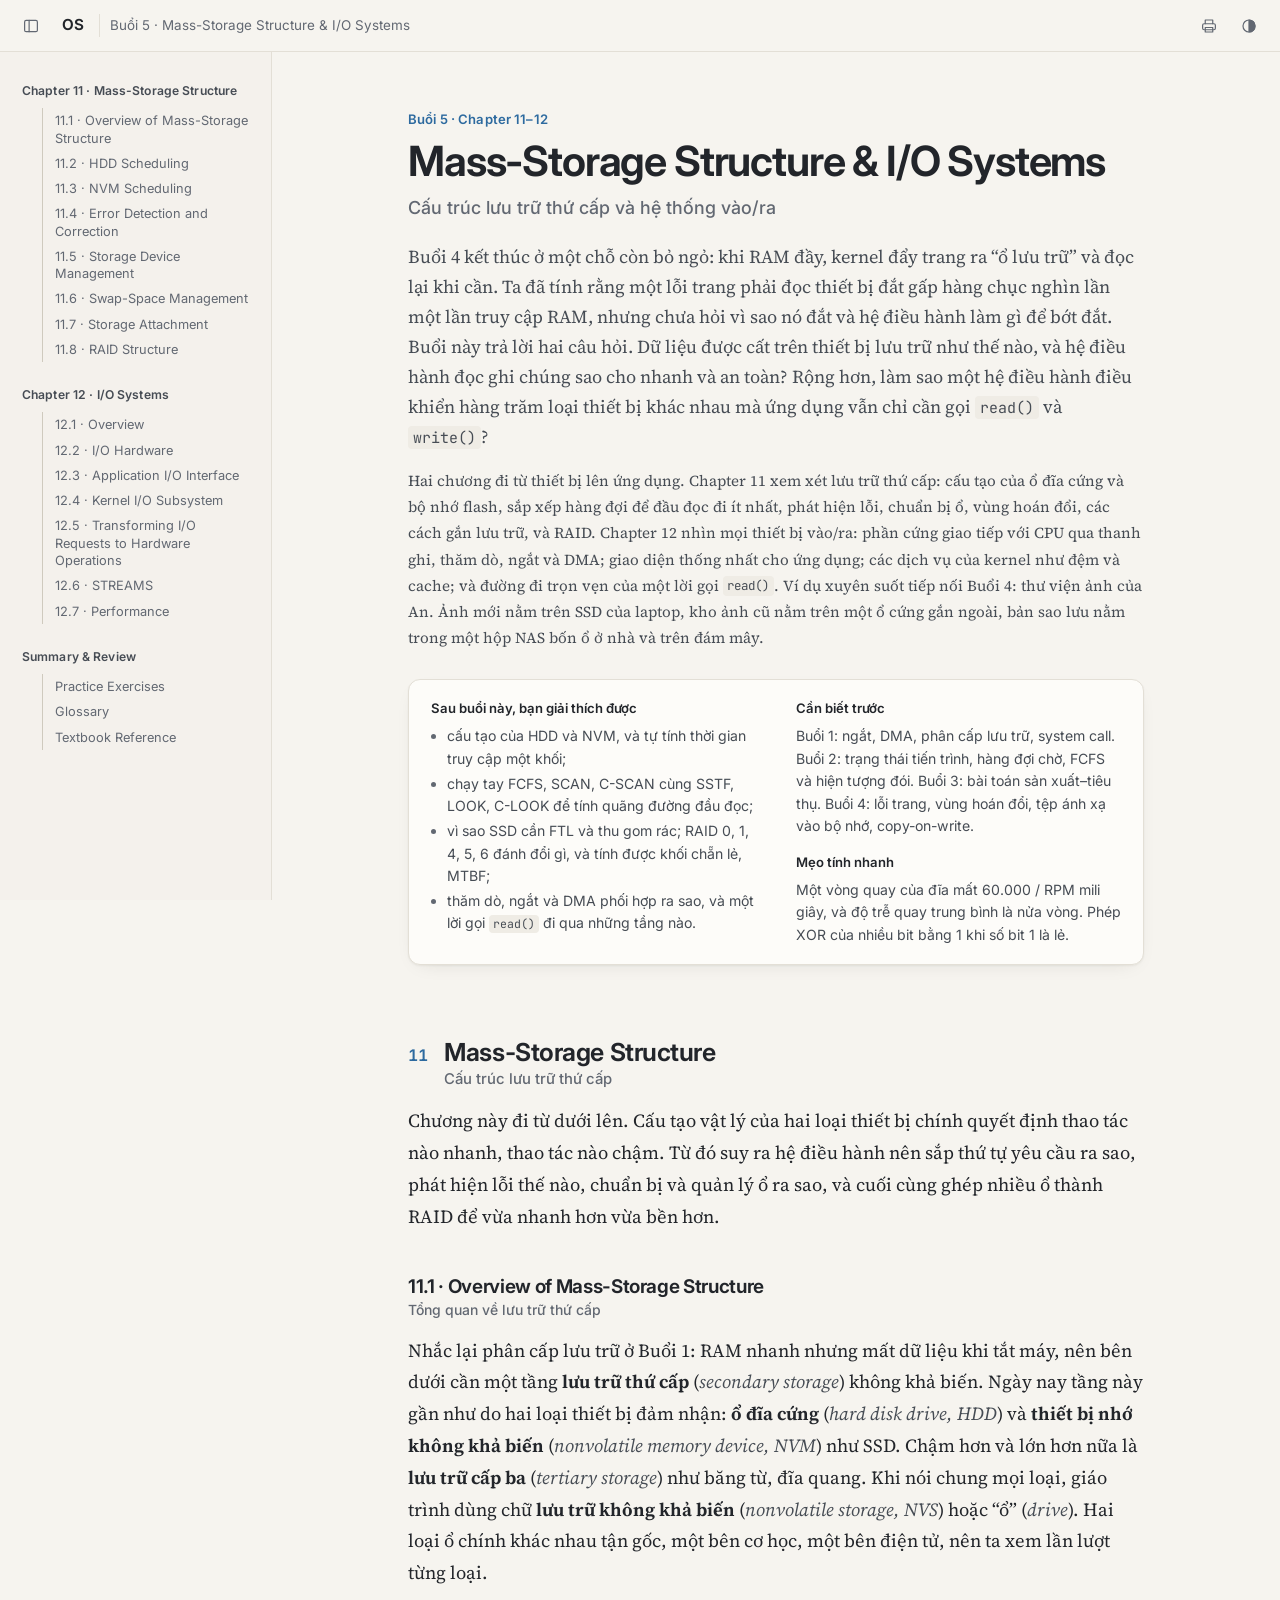
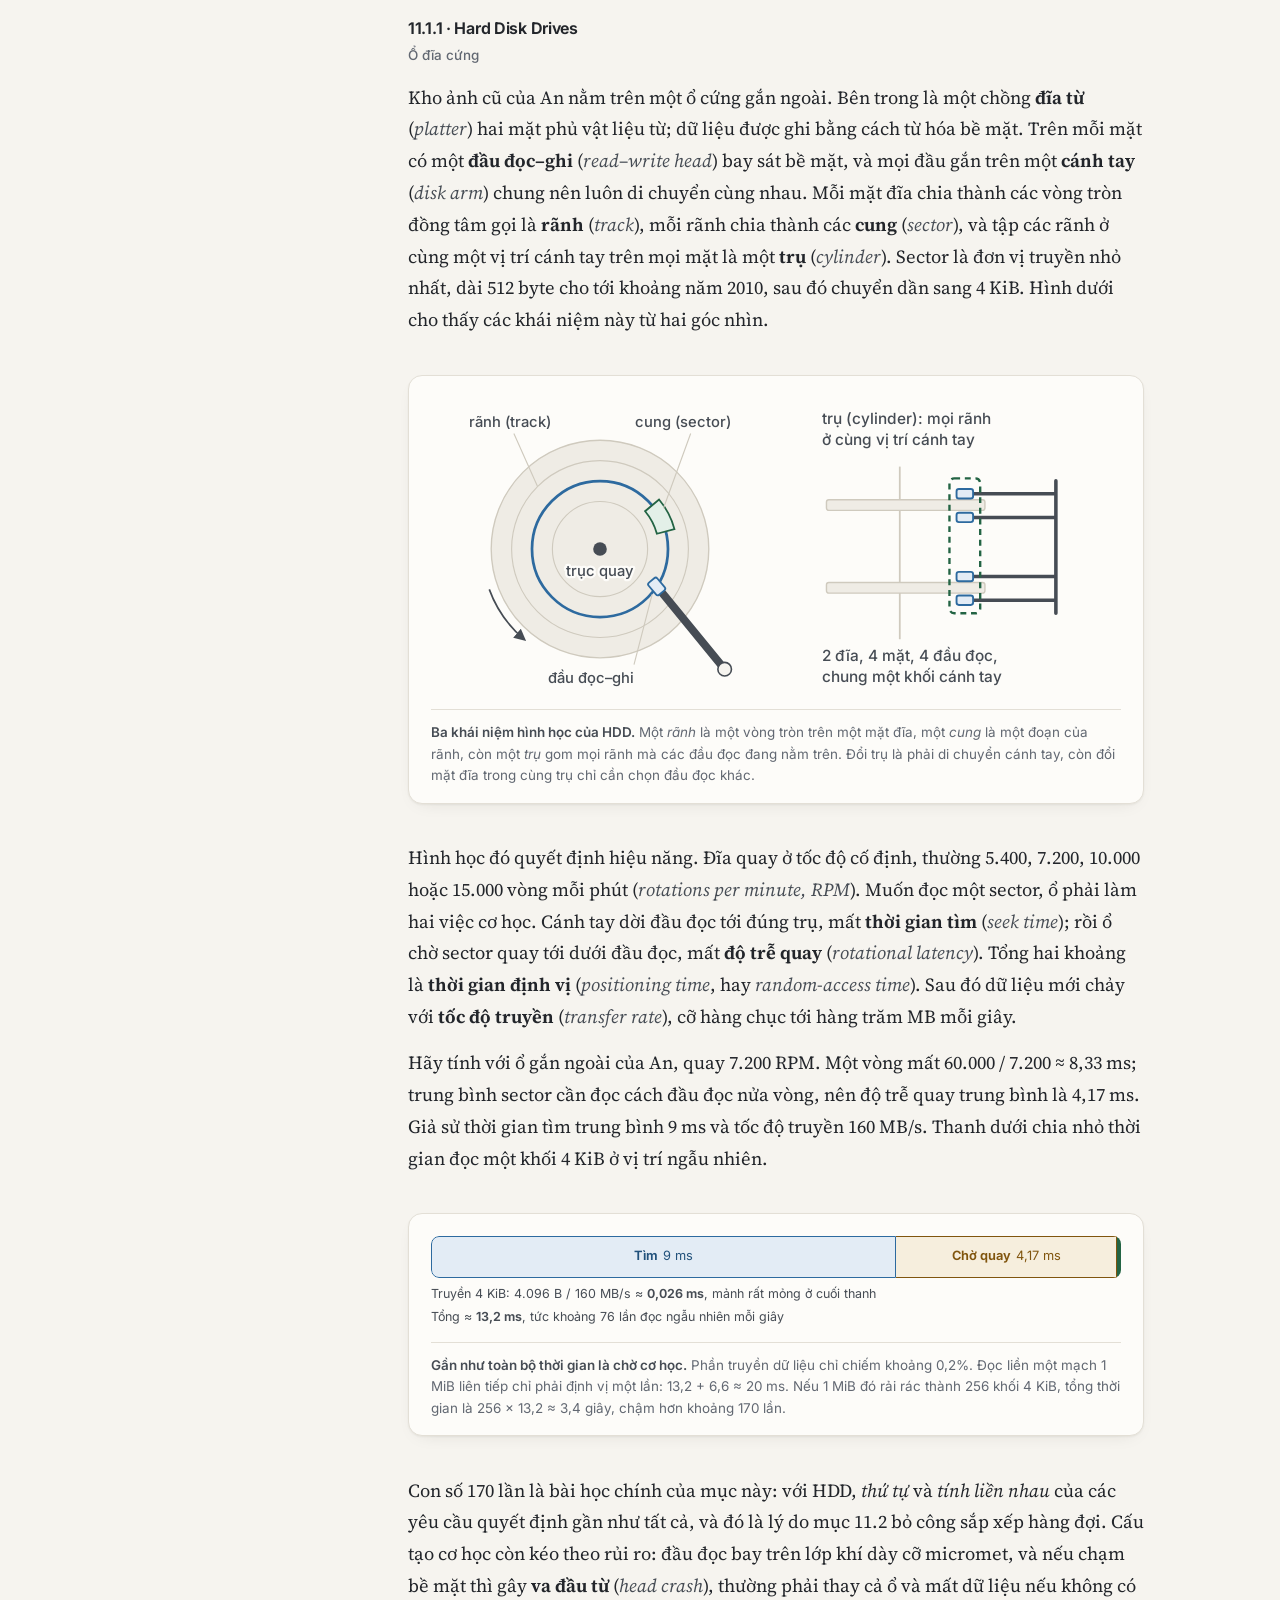
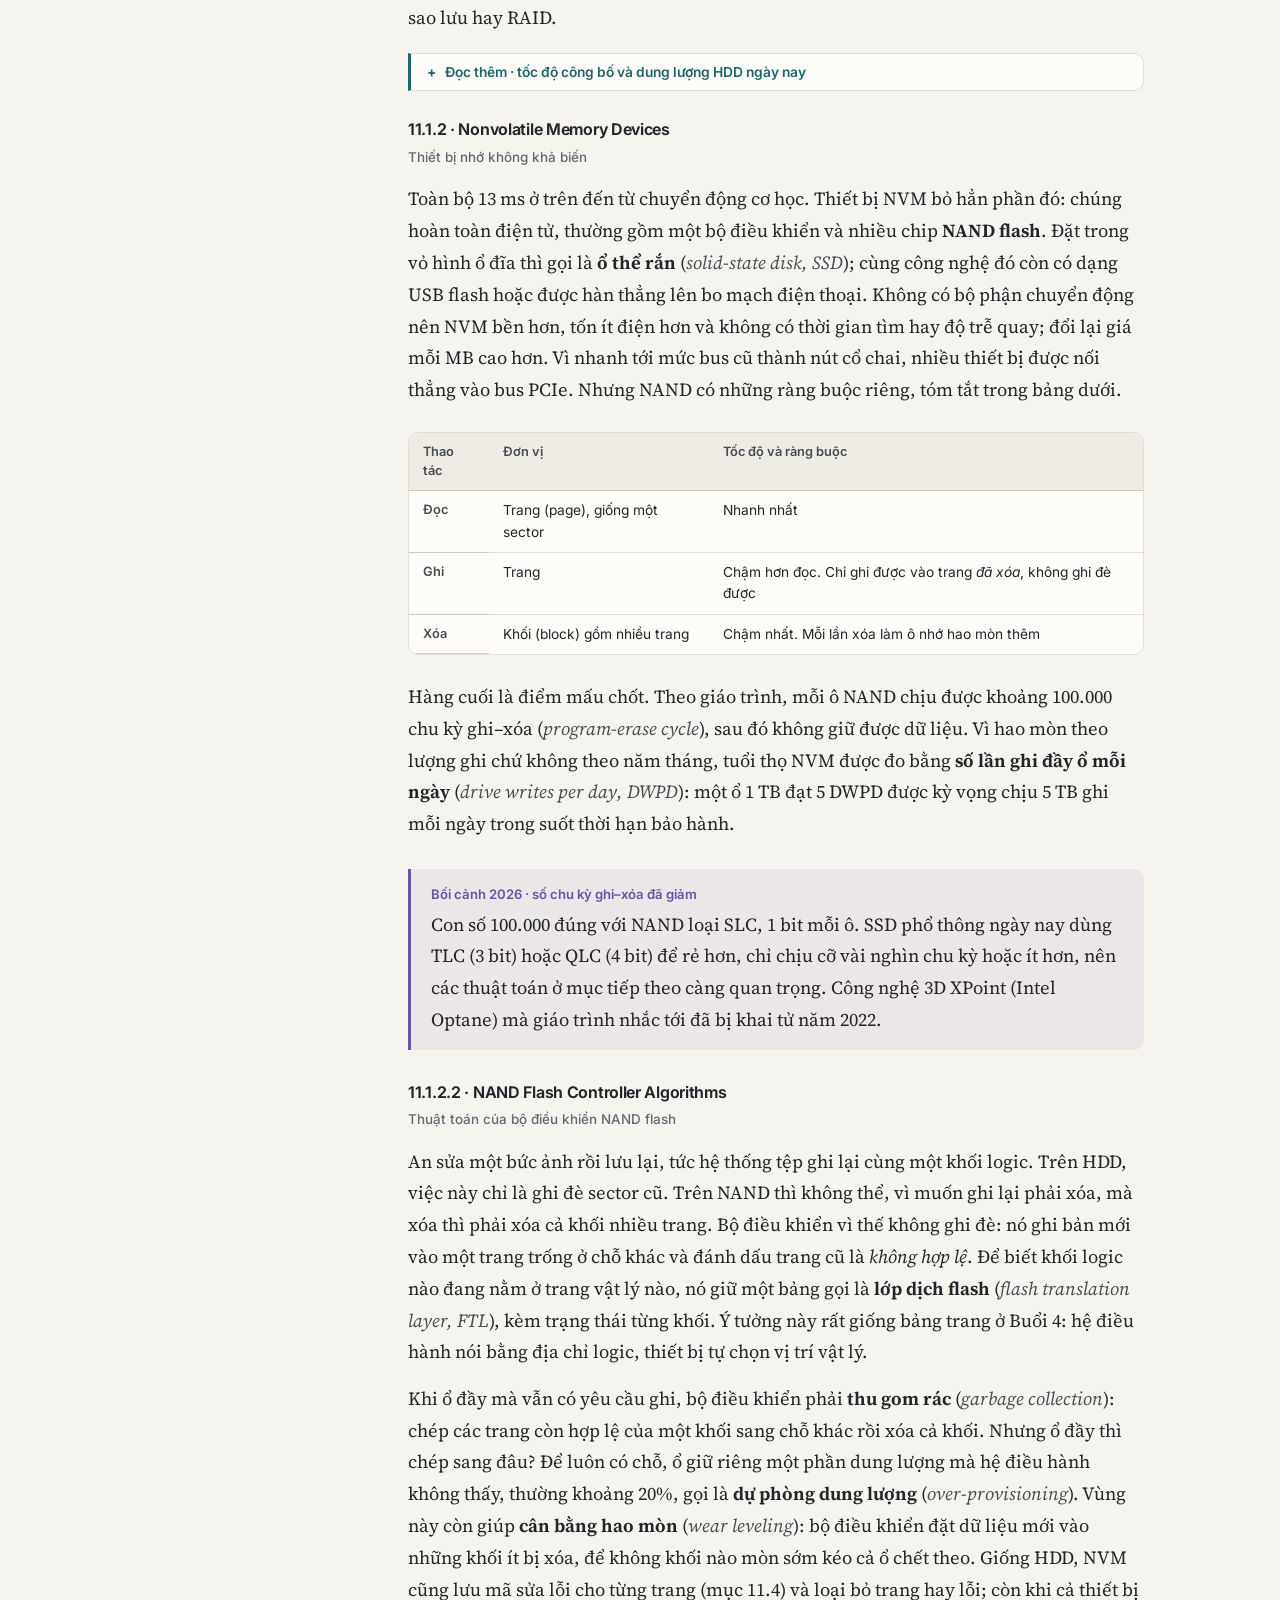
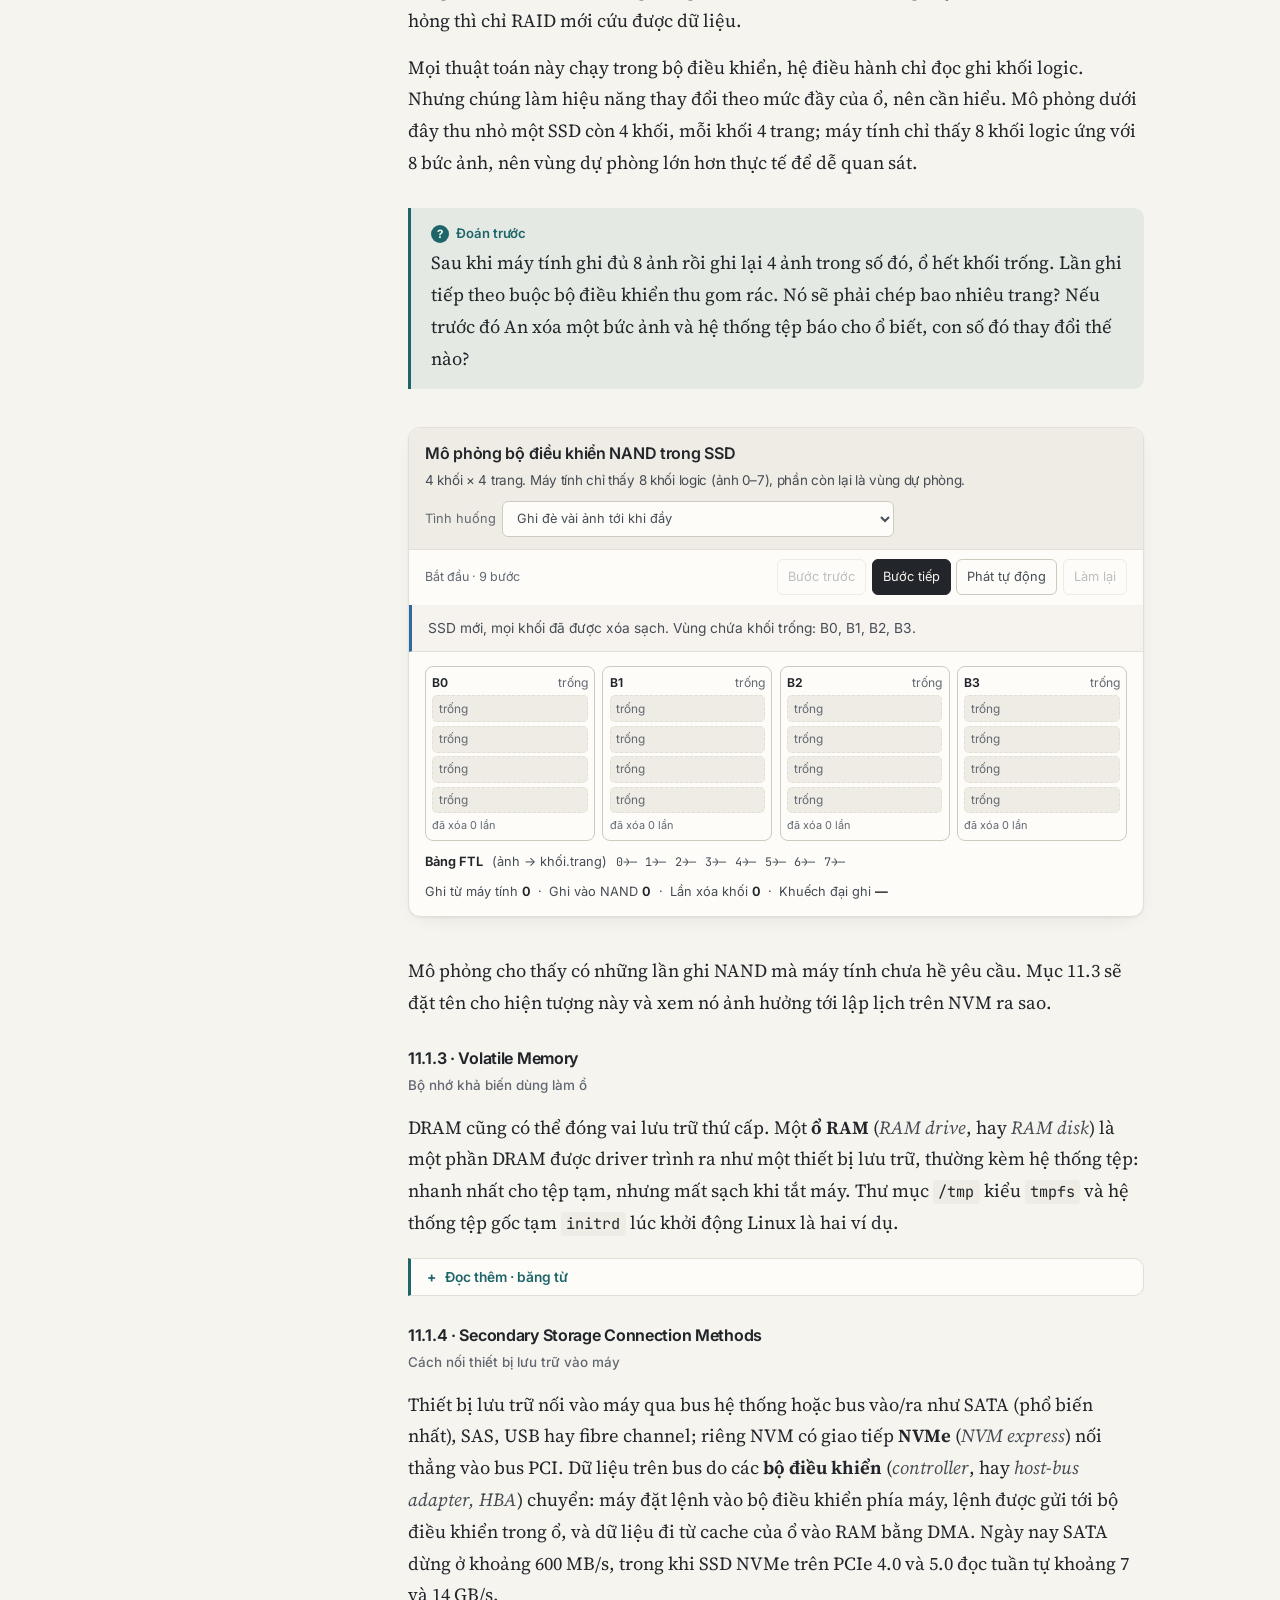
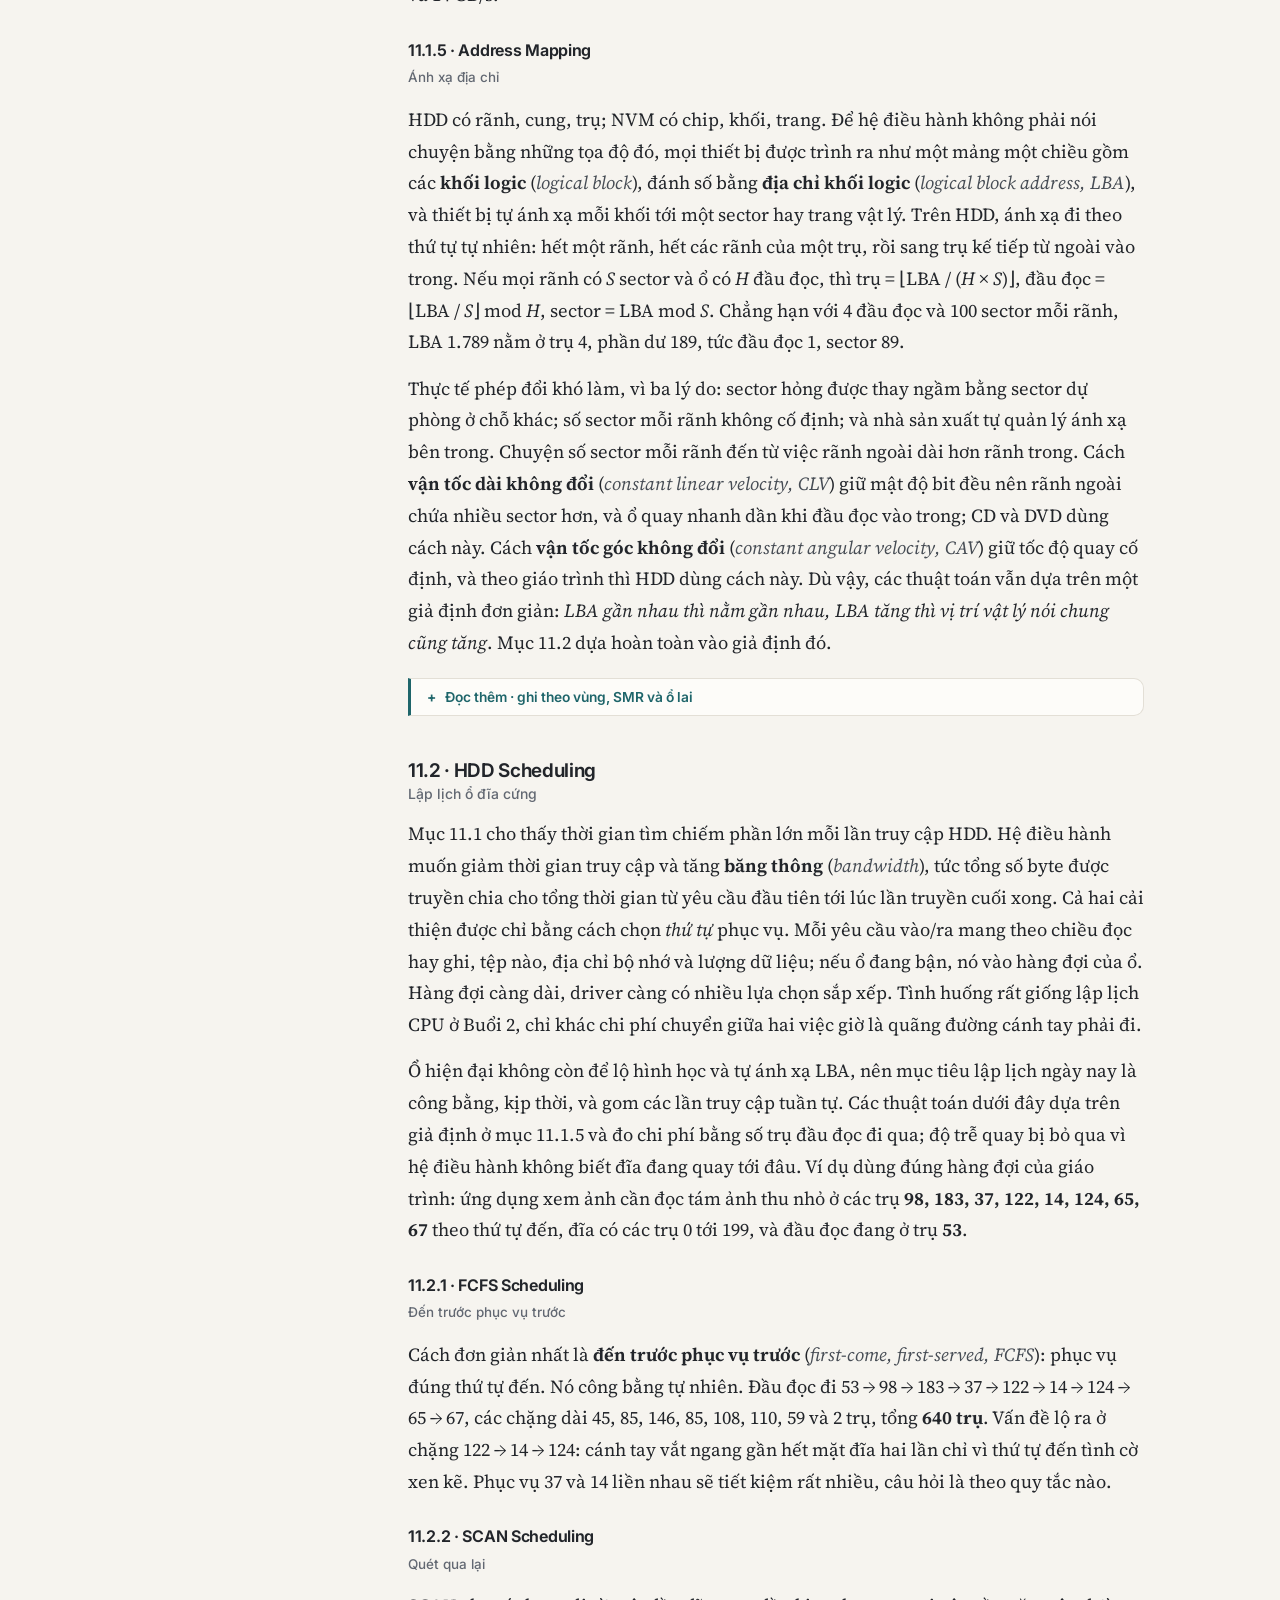
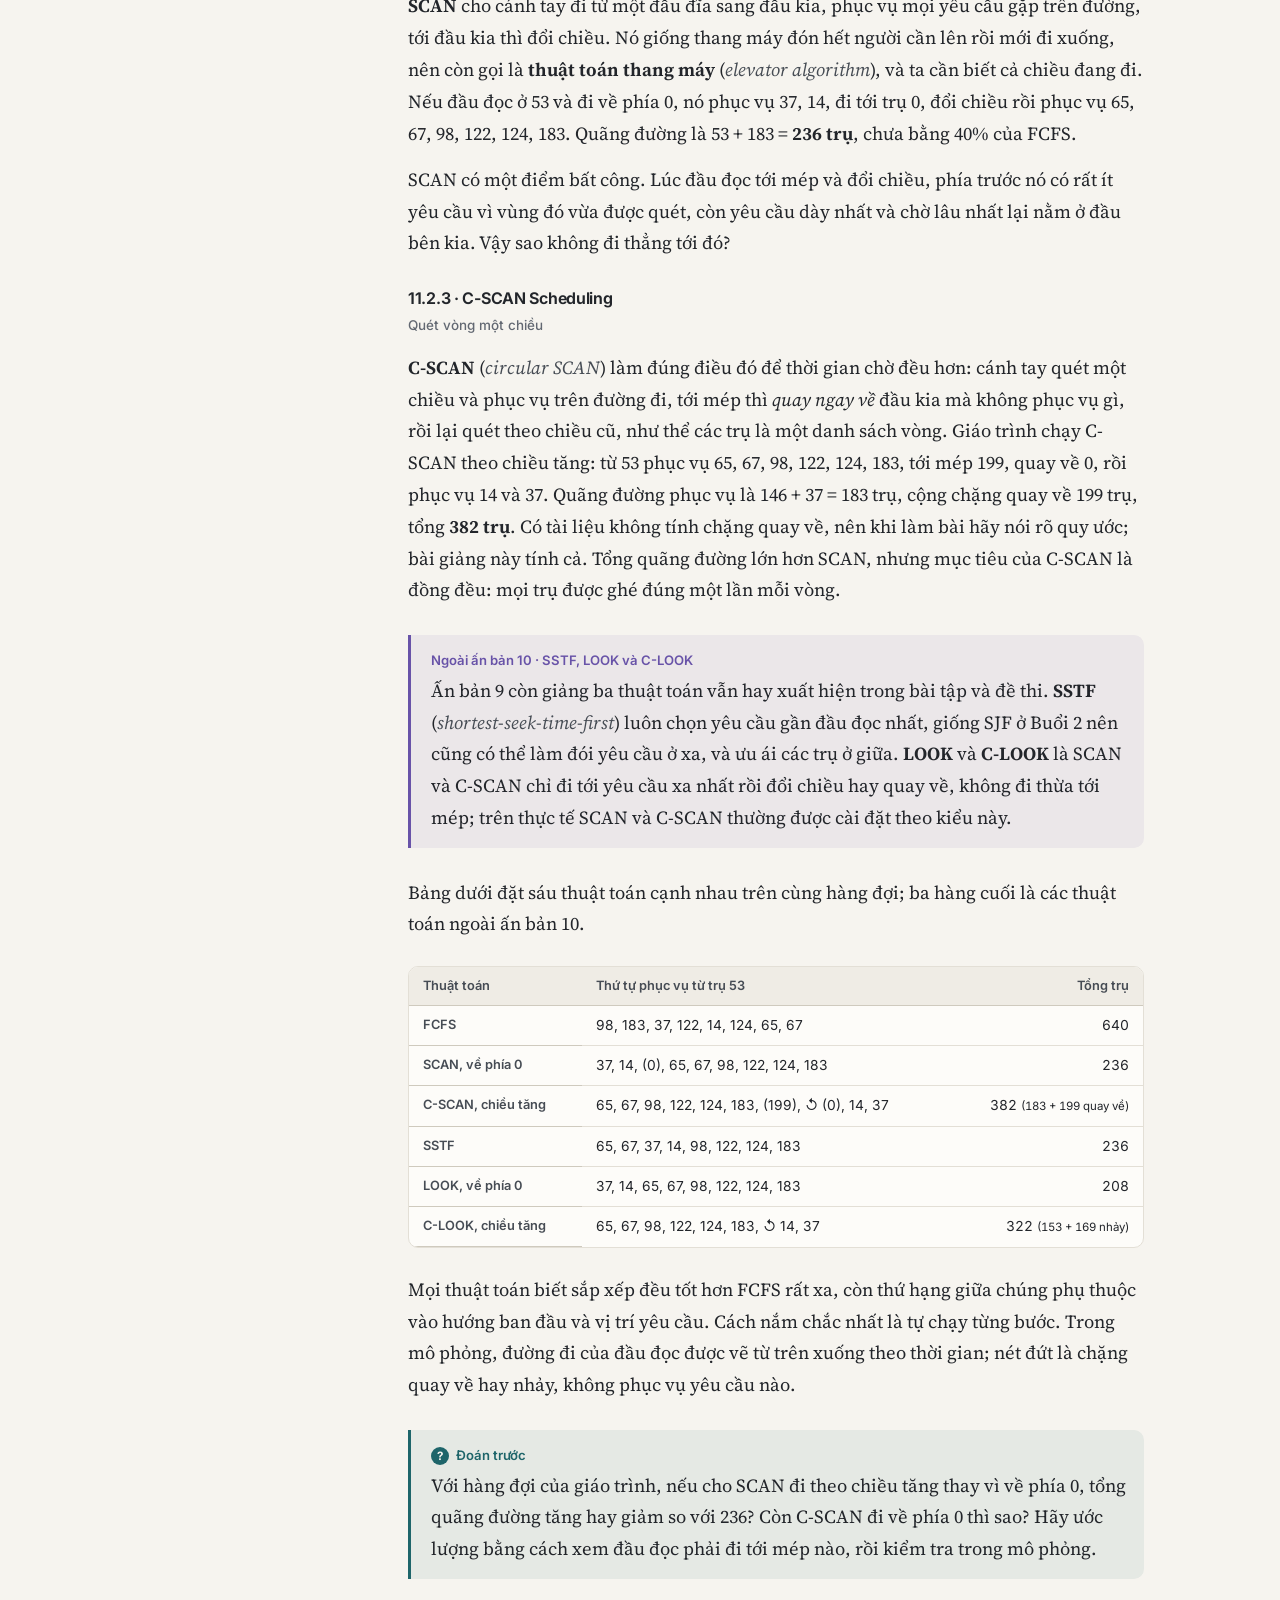
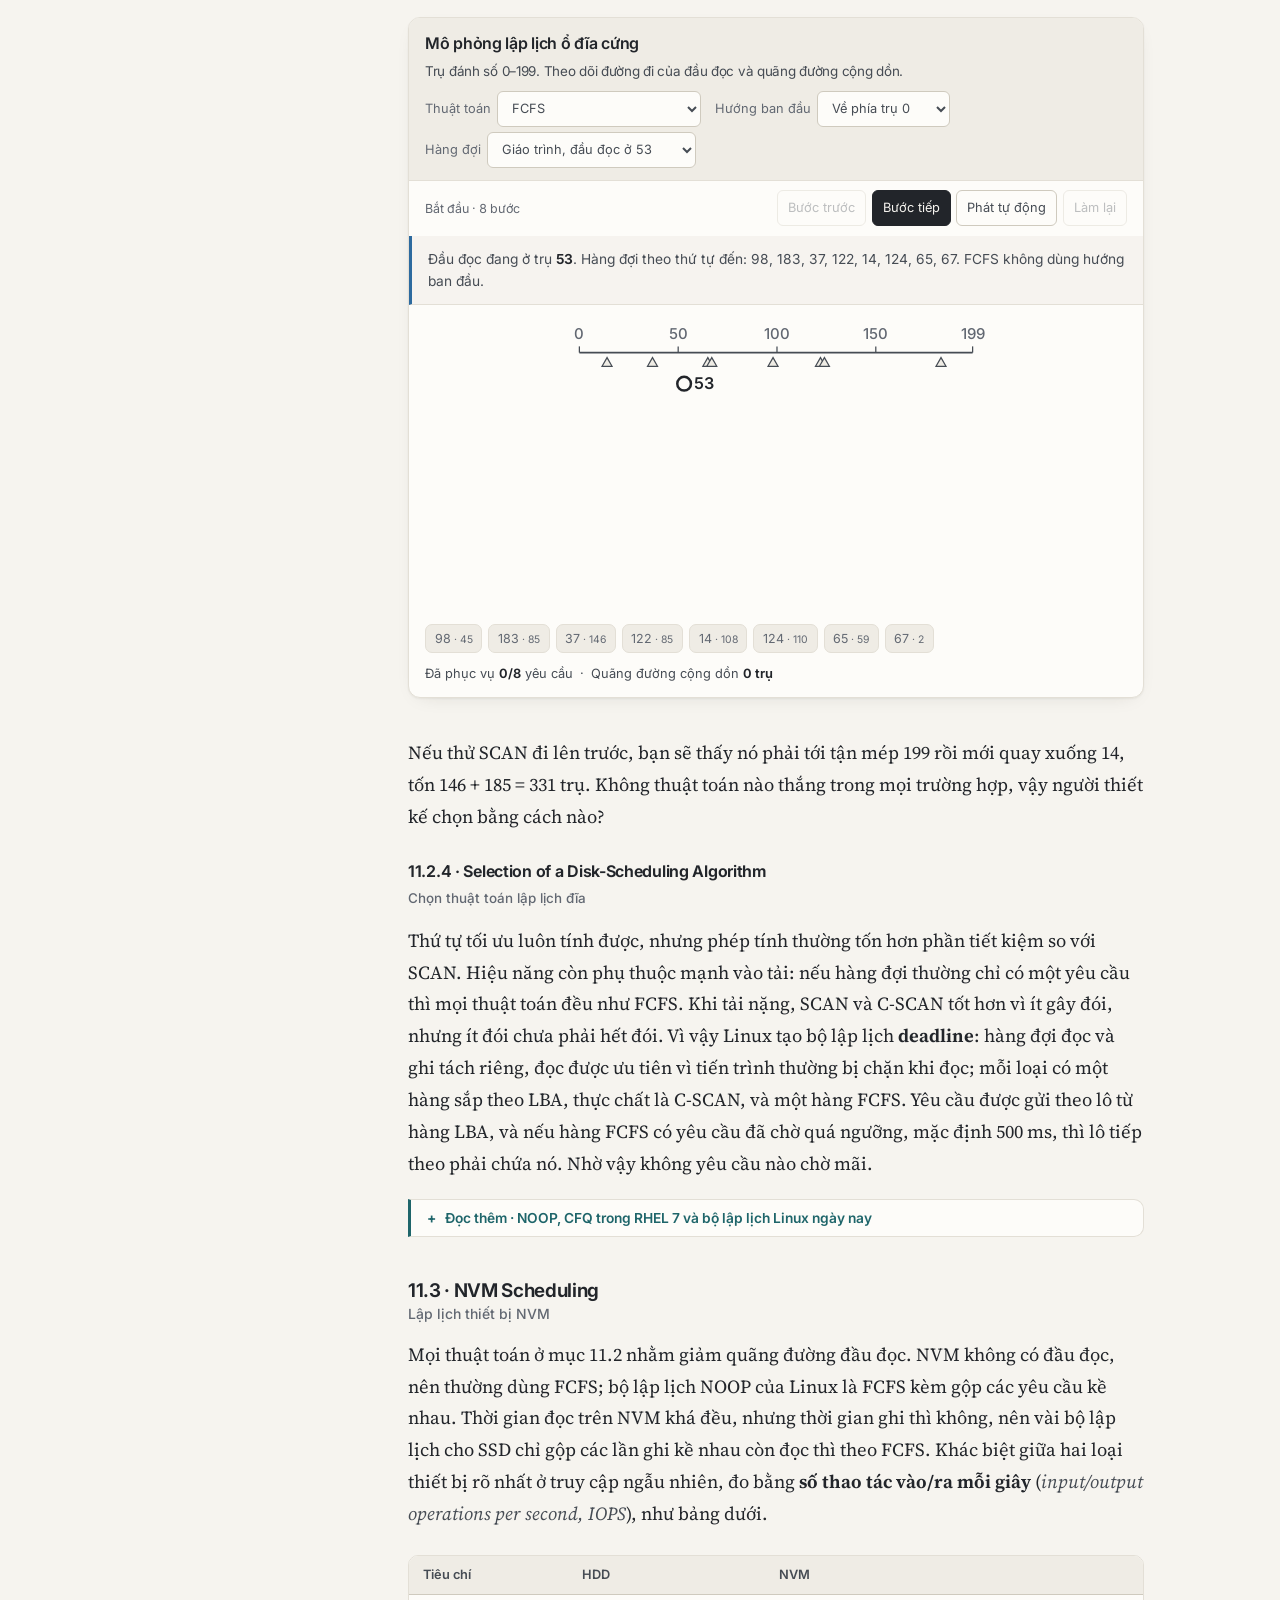
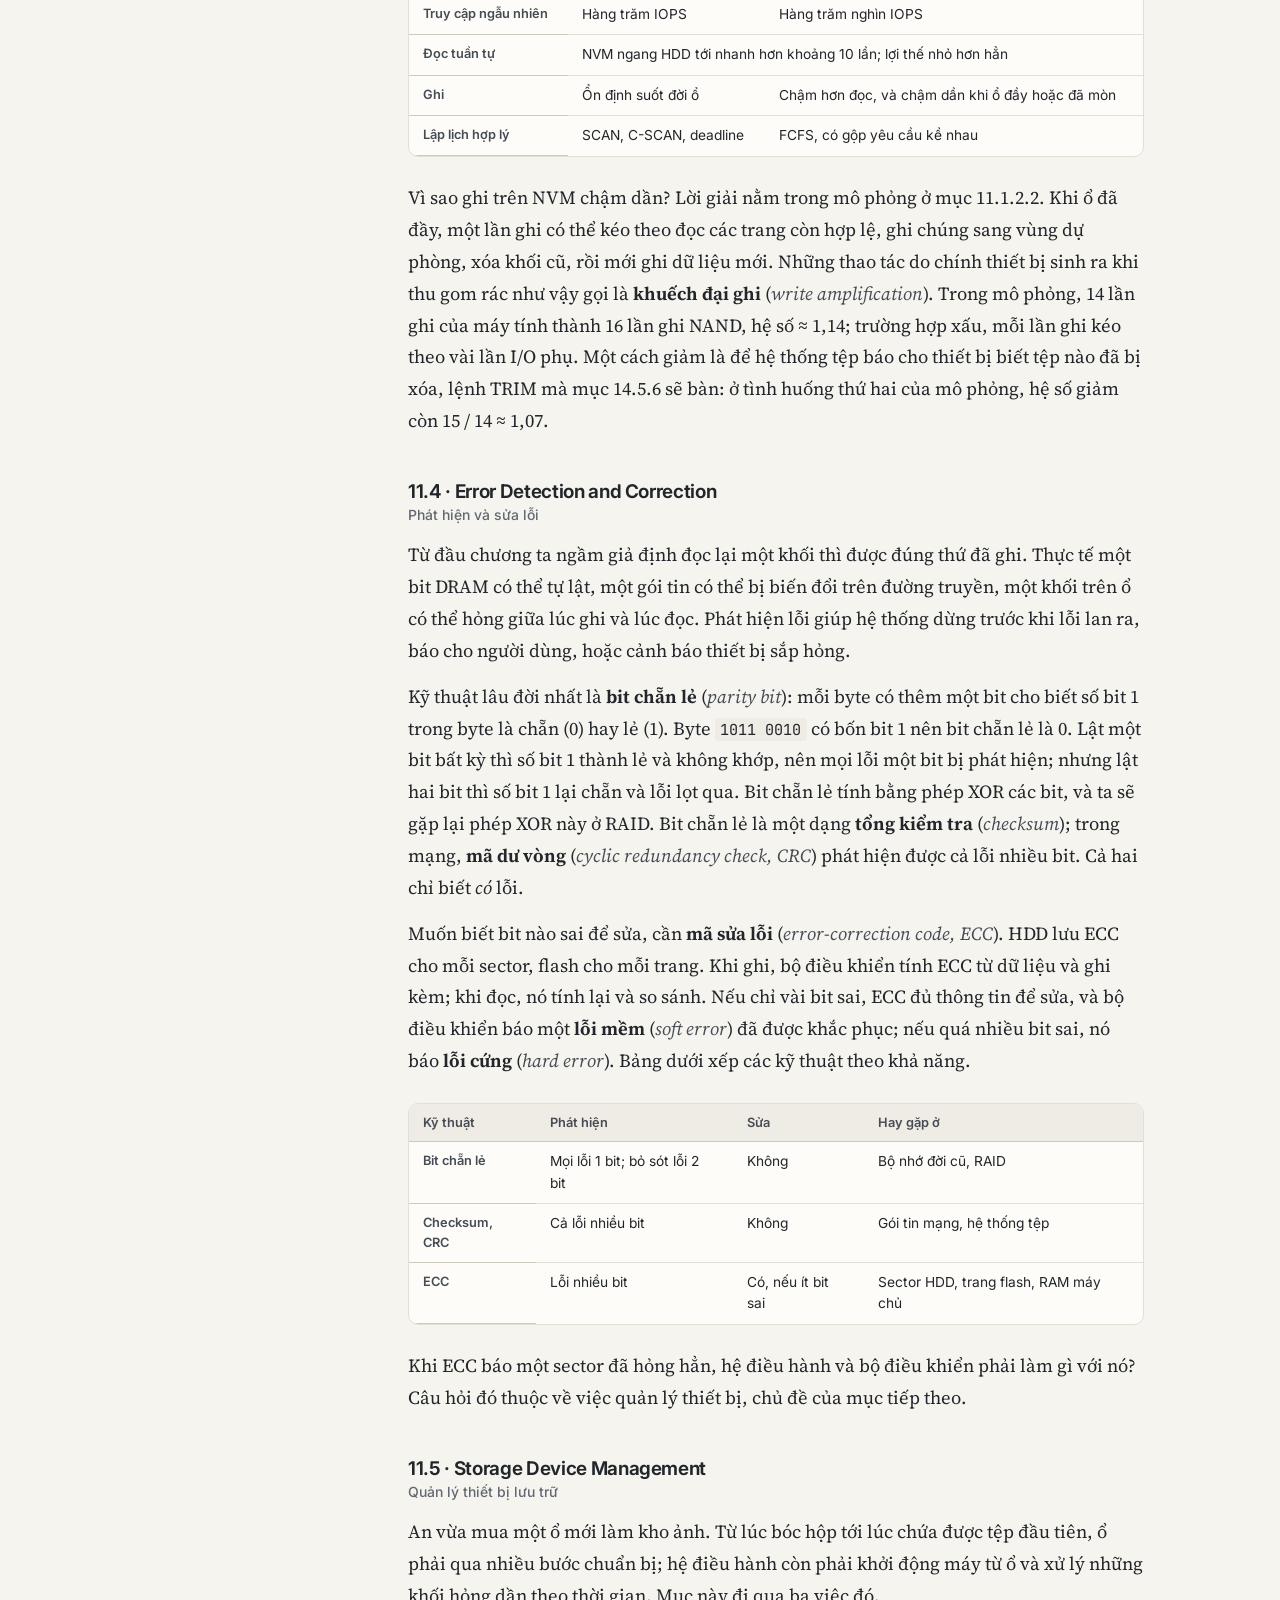
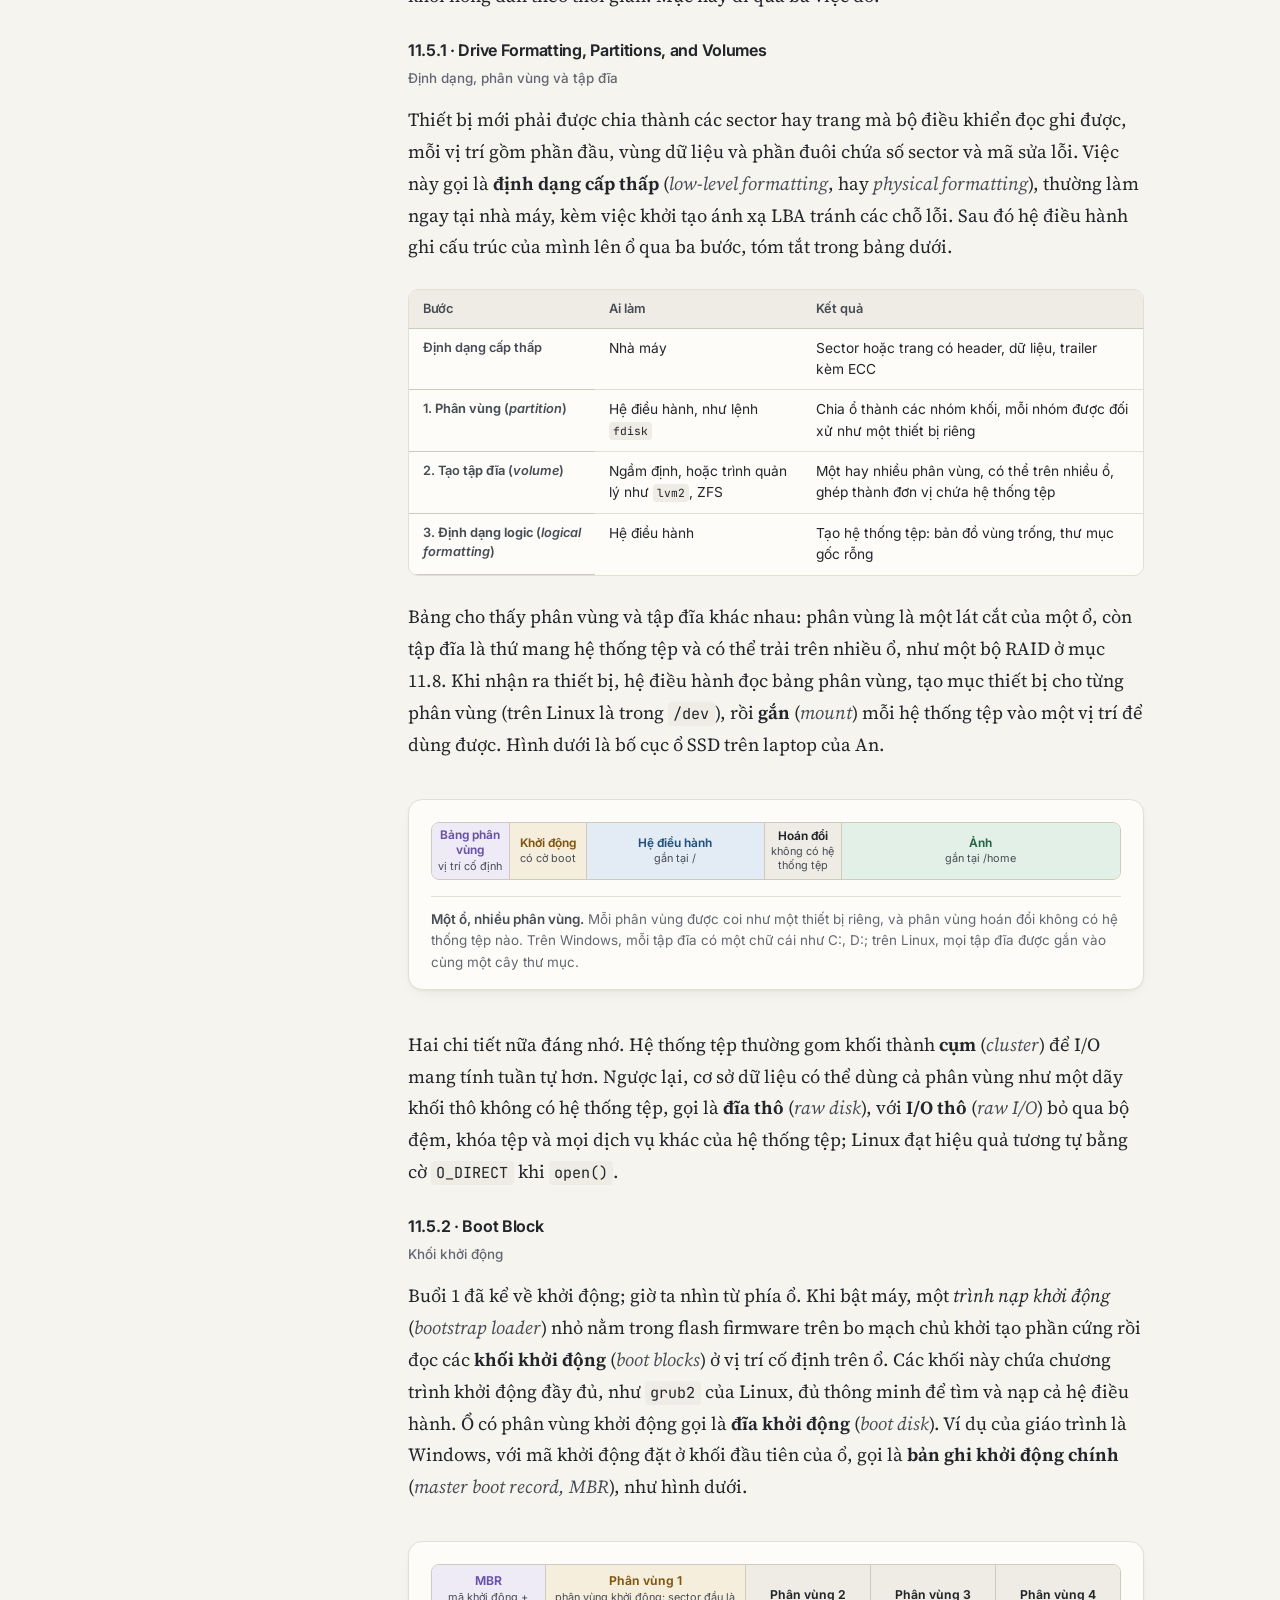
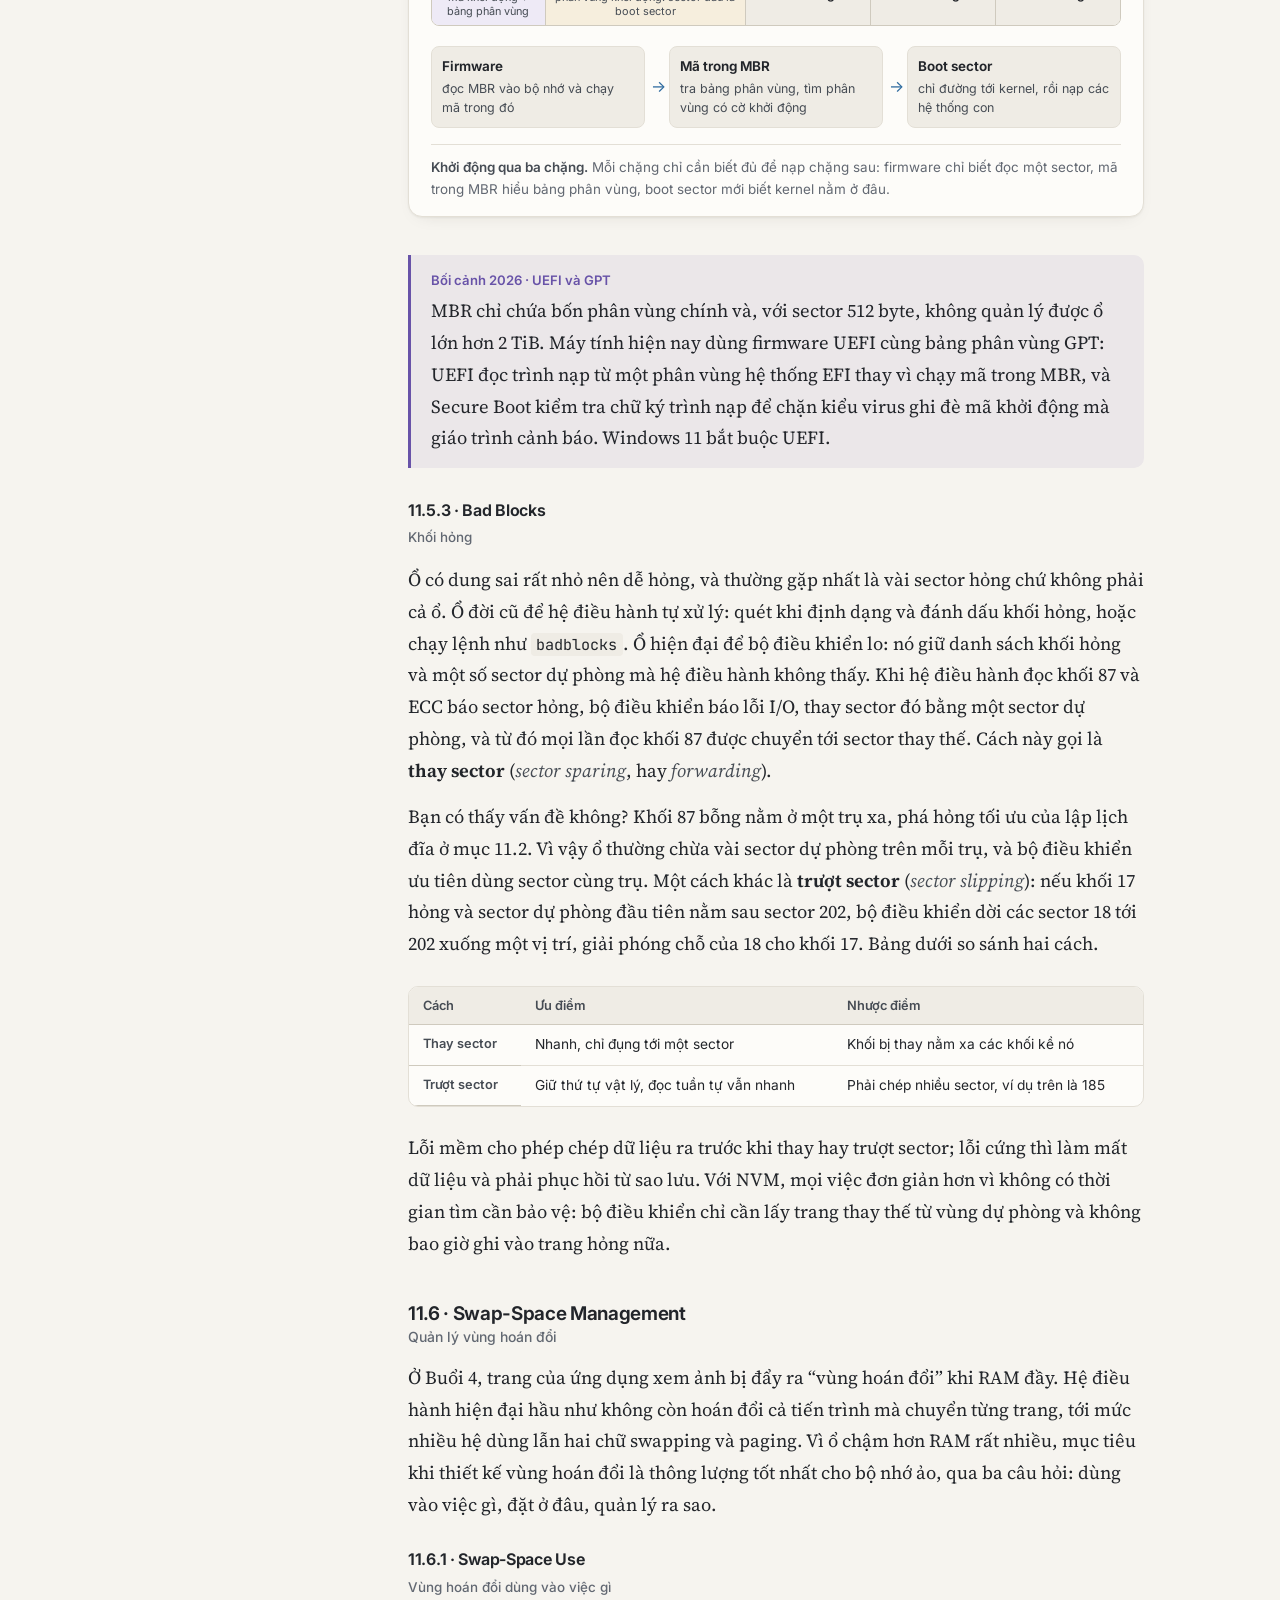
<file: buoi-5.html>
<!DOCTYPE html>
<html lang="vi">
<head>
  <meta charset="utf-8">
  <meta name="viewport" content="width=device-width, initial-scale=1">
  <meta name="description" content="Buổi 5 Hệ điều hành. Theo thư viện ảnh của An từ ổ cứng, SSD và RAID tới đường đi của một lời gọi read(), với sơ đồ, mô phỏng từng bước và bài tập có lời giải.">
  <title>Buổi 5 · Mass-Storage Structure &amp; I/O Systems · OS</title>
  <link rel="preconnect" href="https://fonts.googleapis.com">
  <link rel="preconnect" href="https://fonts.gstatic.com" crossorigin>
  <link href="https://fonts.googleapis.com/css2?family=Inter:wght@400;500;600;700&amp;family=Source+Serif+4:ital,opsz,wght@0,8..60,400;0,8..60,600;1,8..60,400&amp;family=JetBrains+Mono:wght@400;600&amp;display=swap" rel="stylesheet">
  <link rel="stylesheet" href="assets/style.css">
  <link rel="stylesheet" href="assets/buoi-5.css">
  <script defer src="assets/site.js"></script>
  <script defer src="assets/lab.js"></script>
  <script defer src="assets/buoi-5.js"></script>
</head>
<body>
  <header class="topbar">
    <a class="skip" href="#main">Đến nội dung</a>
    <button class="icon-btn side-btn" type="button" aria-controls="sidebar" aria-expanded="false" title="Mục lục" aria-label="Ẩn hoặc hiện mục lục" hidden>
      <svg viewBox="0 0 24 24" aria-hidden="true"><rect x="3.5" y="4.5" width="17" height="15" rx="2"/><path d="M9.5 4.5v15"/></svg>
    </button>
    <a class="brand" href="index.html">OS</a>
    <span class="crumb">Buổi 5 · Mass-Storage Structure &amp; I/O Systems</span>
    <span class="spacer"></span>
    <button class="icon-btn print-btn" type="button" title="In bài" aria-label="In bài" hidden>
      <svg viewBox="0 0 24 24" aria-hidden="true"><path d="M7 9V4h10v5"/><rect x="3.5" y="9" width="17" height="8" rx="2"/><rect x="7" y="14" width="10" height="6"/></svg>
    </button>
    <button class="icon-btn theme-btn" type="button" title="Giao diện sáng/tối" aria-label="Đổi giao diện sáng/tối" hidden>
      <svg viewBox="0 0 24 24" aria-hidden="true"><circle cx="12" cy="12" r="8"/><path d="M12 4a8 8 0 0 1 0 16z" fill="currentColor"/></svg>
    </button>
    <div class="progress" aria-hidden="true"></div>
  </header>
  <div class="layout">
    <aside class="sidebar" id="sidebar">
      <nav aria-label="Mục lục buổi học">
        <div class="nav-chapter">
          <a class="nav-chapter-title" href="#chuong-11">Chapter 11 · Mass-Storage Structure</a>
          <div class="toc">
            <a href="#tong-quan-luu-tru">11.1 · Overview of Mass-Storage Structure</a>
            <a href="#lap-lich-hdd">11.2 · HDD Scheduling</a>
            <a href="#lap-lich-nvm">11.3 · NVM Scheduling</a>
            <a href="#phat-hien-loi">11.4 · Error Detection and Correction</a>
            <a href="#quan-ly-thiet-bi">11.5 · Storage Device Management</a>
            <a href="#vung-hoan-doi">11.6 · Swap-Space Management</a>
            <a href="#gan-ket-luu-tru">11.7 · Storage Attachment</a>
            <a href="#raid">11.8 · RAID Structure</a>
          </div>
        </div>
        <div class="nav-chapter">
          <a class="nav-chapter-title" href="#chuong-12">Chapter 12 · I/O Systems</a>
          <div class="toc">
            <a href="#tong-quan-io">12.1 · Overview</a>
            <a href="#phan-cung-io">12.2 · I/O Hardware</a>
            <a href="#giao-dien-ung-dung">12.3 · Application I/O Interface</a>
            <a href="#he-con-io">12.4 · Kernel I/O Subsystem</a>
            <a href="#vong-doi-io">12.5 · Transforming I/O Requests to Hardware Operations</a>
            <a href="#streams">12.6 · STREAMS</a>
            <a href="#hieu-nang">12.7 · Performance</a>
          </div>
        </div>
        <div class="nav-chapter">
          <a class="nav-chapter-title" href="#ghi-nho">Summary &amp; Review</a>
          <div class="toc">
            <a href="#tu-kiem-tra">Practice Exercises</a>
            <a href="#thuat-ngu">Glossary</a>
            <a href="#giao-trinh">Textbook Reference</a>
          </div>
        </div>
      </nav>
    </aside>
    <main class="page" id="main" tabindex="-1"><article class="content">
      <header class="hero">
        <div class="eyebrow">Buổi 5 · Chapter 11–12</div>
        <h1>Mass-Storage Structure &amp; I/O Systems</h1>
        <p class="title-vi">Cấu trúc lưu trữ thứ cấp và hệ thống vào/ra</p>
        <p class="lead">Buổi 4 kết thúc ở một chỗ còn bỏ ngỏ: khi RAM đầy, kernel đẩy trang ra “ổ lưu trữ” và đọc lại khi cần. Ta đã tính rằng một lỗi trang phải đọc thiết bị đắt gấp hàng chục nghìn lần một lần truy cập RAM, nhưng chưa hỏi vì sao nó đắt và hệ điều hành làm gì để bớt đắt. Buổi này trả lời hai câu hỏi. Dữ liệu được cất trên thiết bị lưu trữ như thế nào, và hệ điều hành đọc ghi chúng sao cho nhanh và an toàn? Rộng hơn, làm sao một hệ điều hành điều khiển hàng trăm loại thiết bị khác nhau mà ứng dụng vẫn chỉ cần gọi <code>read()</code> và <code>write()</code>?</p>
        <p class="reading-cue">Hai chương đi từ thiết bị lên ứng dụng. Chapter 11 xem xét lưu trữ thứ cấp: cấu tạo của ổ đĩa cứng và bộ nhớ flash, sắp xếp hàng đợi để đầu đọc đi ít nhất, phát hiện lỗi, chuẩn bị ổ, vùng hoán đổi, các cách gắn lưu trữ, và RAID. Chapter 12 nhìn mọi thiết bị vào/ra: phần cứng giao tiếp với CPU qua thanh ghi, thăm dò, ngắt và DMA; giao diện thống nhất cho ứng dụng; các dịch vụ của kernel như đệm và cache; và đường đi trọn vẹn của một lời gọi <code>read()</code>. Ví dụ xuyên suốt tiếp nối Buổi 4: thư viện ảnh của An. Ảnh mới nằm trên SSD của laptop, kho ảnh cũ nằm trên một ổ cứng gắn ngoài, bản sao lưu nằm trong một hộp NAS bốn ổ ở nhà và trên đám mây.</p>
        <div class="meta">
          <div>
            <h4>Sau buổi này, bạn giải thích được</h4>
            <ul>
              <li>cấu tạo của HDD và NVM, và tự tính thời gian truy cập một khối;</li>
              <li>chạy tay FCFS, SCAN, C-SCAN cùng SSTF, LOOK, C-LOOK để tính quãng đường đầu đọc;</li>
              <li>vì sao SSD cần FTL và thu gom rác; RAID 0, 1, 4, 5, 6 đánh đổi gì, và tính được khối chẵn lẻ, MTBF;</li>
              <li>thăm dò, ngắt và DMA phối hợp ra sao, và một lời gọi <code>read()</code> đi qua những tầng nào.</li>
            </ul>
          </div>
          <div>
            <h4>Cần biết trước</h4>
            <p>Buổi 1: ngắt, DMA, phân cấp lưu trữ, system call. Buổi 2: trạng thái tiến trình, hàng đợi chờ, FCFS và hiện tượng đói. Buổi 3: bài toán sản xuất–tiêu thụ. Buổi 4: lỗi trang, vùng hoán đổi, tệp ánh xạ vào bộ nhớ, copy-on-write.</p>
            <h4>Mẹo tính nhanh</h4>
            <p>Một vòng quay của đĩa mất 60.000 / RPM mili giây, và độ trễ quay trung bình là nửa vòng. Phép XOR của nhiều bit bằng 1 khi số bit 1 là lẻ.</p>
          </div>
        </div>
      </header>

      <section aria-labelledby="chuong-11">
        <h2 id="chuong-11"><span class="sec">11</span><span>Mass-Storage Structure <span class="vi">Cấu trúc lưu trữ thứ cấp</span></span></h2>
        <p>Chương này đi từ dưới lên. Cấu tạo vật lý của hai loại thiết bị chính quyết định thao tác nào nhanh, thao tác nào chậm. Từ đó suy ra hệ điều hành nên sắp thứ tự yêu cầu ra sao, phát hiện lỗi thế nào, chuẩn bị và quản lý ổ ra sao, và cuối cùng ghép nhiều ổ thành RAID để vừa nhanh hơn vừa bền hơn.</p>

        <h3 id="tong-quan-luu-tru">11.1 · Overview of Mass-Storage Structure <span class="vi">Tổng quan về lưu trữ thứ cấp</span></h3>
        <p>Nhắc lại phân cấp lưu trữ ở Buổi 1: RAM nhanh nhưng mất dữ liệu khi tắt máy, nên bên dưới cần một tầng <dfn>lưu trữ thứ cấp</dfn> (<span class="en">secondary storage</span>) không khả biến. Ngày nay tầng này gần như do hai loại thiết bị đảm nhận: <dfn>ổ đĩa cứng</dfn> (<span class="en">hard disk drive, HDD</span>) và <dfn>thiết bị nhớ không khả biến</dfn> (<span class="en">nonvolatile memory device, NVM</span>) như SSD. Chậm hơn và lớn hơn nữa là <dfn>lưu trữ cấp ba</dfn> (<span class="en">tertiary storage</span>) như băng từ, đĩa quang. Khi nói chung mọi loại, giáo trình dùng chữ <dfn>lưu trữ không khả biến</dfn> (<span class="en">nonvolatile storage, NVS</span>) hoặc “ổ” (<span class="en">drive</span>). Hai loại ổ chính khác nhau tận gốc, một bên cơ học, một bên điện tử, nên ta xem lần lượt từng loại.</p>

        <h4 id="hdd">11.1.1 · Hard Disk Drives <span class="vi">Ổ đĩa cứng</span></h4>
        <p>Kho ảnh cũ của An nằm trên một ổ cứng gắn ngoài. Bên trong là một chồng <dfn>đĩa từ</dfn> (<span class="en">platter</span>) hai mặt phủ vật liệu từ; dữ liệu được ghi bằng cách từ hóa bề mặt. Trên mỗi mặt có một <dfn>đầu đọc–ghi</dfn> (<span class="en">read–write head</span>) bay sát bề mặt, và mọi đầu gắn trên một <dfn>cánh tay</dfn> (<span class="en">disk arm</span>) chung nên luôn di chuyển cùng nhau. Mỗi mặt đĩa chia thành các vòng tròn đồng tâm gọi là <dfn>rãnh</dfn> (<span class="en">track</span>), mỗi rãnh chia thành các <dfn>cung</dfn> (<span class="en">sector</span>), và tập các rãnh ở cùng một vị trí cánh tay trên mọi mặt là một <dfn>trụ</dfn> (<span class="en">cylinder</span>). Sector là đơn vị truyền nhỏ nhất, dài 512 byte cho tới khoảng năm 2010, sau đó chuyển dần sang 4 KiB. Hình dưới cho thấy các khái niệm này từ hai góc nhìn.</p>
        <figure class="fig">
          <div class="b5-hdd-pair">
          <svg class="teaching-svg b5-hdd" viewBox="0 0 240 250" role="img" aria-labelledby="hdd-top-title hdd-top-desc">
            <title id="hdd-top-title">Một mặt đĩa nhìn từ trên</title>
            <desc id="hdd-top-desc">Mặt đĩa với ba rãnh đồng tâm, một cung được tô màu trên rãnh giữa, trục quay ở tâm, và đầu đọc gắn trên cánh tay quay quanh một trục ở góc dưới bên phải.</desc>
            <defs><marker id="hdd-arrow" viewBox="0 0 10 10" refX="8" refY="5" markerWidth="7" markerHeight="7" orient="auto"><path class="arrowhead" d="M0 0L10 5L0 10z"/></marker></defs>
            <circle class="nd-soft" cx="120" cy="128" r="96"/>
            <circle class="ln-thin" cx="120" cy="128" r="78"/>
            <circle class="ln-acc" cx="120" cy="128" r="60"/>
            <circle class="ln-thin" cx="120" cy="128" r="42"/>
            <path class="nd-ok" d="M172.1 84.3A68 68 0 0 1 185.7 110.4L170.2 114.5A52 52 0 0 0 159.8 94.6Z"/>
            <circle class="f-ink" cx="120" cy="128" r="6"/>
            <path class="b5-arm" d="M230 234L171 162"/>
            <rect class="nd-acc" x="163" y="156" width="14" height="10" rx="2" transform="rotate(50 170 161)"/>
            <circle class="nd" cx="230" cy="234" r="6"/>
            <path class="route" d="M22.3 163.6A104 104 0 0 0 53.2 207.7" marker-end="url(#hdd-arrow)"/>
            <path class="ln-thin" d="M65 73L44 26M176 92L200 26M166 168L150 230"/>
            <text class="annotation halo" x="4" y="20">rãnh (track)</text>
            <text class="annotation halo" x="236" y="20" text-anchor="end">cung (sector)</text>
            <text class="annotation halo" x="120" y="152" text-anchor="middle">trục quay</text>
            <text class="annotation halo" x="150" y="246" text-anchor="end">đầu đọc–ghi</text>
          </svg>
          <svg class="teaching-svg b5-hdd" viewBox="0 0 230 250" role="img" aria-labelledby="hdd-side-title hdd-side-desc">
            <title id="hdd-side-title">Hai đĩa xếp chồng nhìn từ cạnh</title>
            <desc id="hdd-side-desc">Hai đĩa trên cùng một trục quay, có bốn mặt và bốn đầu đọc. Các đầu đọc gắn trên một khối cánh tay chung ở bên phải. Khung nét đứt quanh các đầu đọc là một trụ: các rãnh nằm ở cùng vị trí cánh tay trên mọi mặt đĩa.</desc>
            <path class="ln" d="M70 58V204"/>
            <rect class="nd-soft" x="8" y="86" width="134" height="9" rx="2"/>
            <rect class="nd-soft" x="8" y="156" width="134" height="9" rx="2"/>
            <path class="b5-arm thin" d="M202 70V182M202 81H130M202 101H130M202 151H130M202 171H130"/>
            <rect class="nd-acc" x="118" y="77" width="14" height="8" rx="2"/><rect class="nd-acc" x="118" y="97" width="14" height="8" rx="2"/>
            <rect class="nd-acc" x="118" y="147" width="14" height="8" rx="2"/><rect class="nd-acc" x="118" y="167" width="14" height="8" rx="2"/>
            <rect class="b5-cylinder" x="112" y="68" width="26" height="114" rx="4"/>
            <text class="annotation halo" x="4" y="22">trụ (cylinder): mọi rãnh</text>
            <text class="annotation halo" x="4" y="40">ở cùng vị trí cánh tay</text>
            <text class="annotation halo" x="4" y="222">2 đĩa, 4 mặt, 4 đầu đọc,</text>
            <text class="annotation halo" x="4" y="240">chung một khối cánh tay</text>
          </svg>
          </div>
          <figcaption><b>Ba khái niệm hình học của HDD.</b> Một <em>rãnh</em> là một vòng tròn trên một mặt đĩa, một <em>cung</em> là một đoạn của rãnh, còn một <em>trụ</em> gom mọi rãnh mà các đầu đọc đang nằm trên. Đổi trụ là phải di chuyển cánh tay, còn đổi mặt đĩa trong cùng trụ chỉ cần chọn đầu đọc khác.</figcaption>
        </figure>
        <p>Hình học đó quyết định hiệu năng. Đĩa quay ở tốc độ cố định, thường 5.400, 7.200, 10.000 hoặc 15.000 vòng mỗi phút (<span class="en">rotations per minute, RPM</span>). Muốn đọc một sector, ổ phải làm hai việc cơ học. Cánh tay dời đầu đọc tới đúng trụ, mất <dfn>thời gian tìm</dfn> (<span class="en">seek time</span>); rồi ổ chờ sector quay tới dưới đầu đọc, mất <dfn>độ trễ quay</dfn> (<span class="en">rotational latency</span>). Tổng hai khoảng là <dfn>thời gian định vị</dfn> (<span class="en">positioning time</span>, hay <span class="en">random-access time</span>). Sau đó dữ liệu mới chảy với <dfn>tốc độ truyền</dfn> (<span class="en">transfer rate</span>), cỡ hàng chục tới hàng trăm MB mỗi giây.</p>
        <p>Hãy tính với ổ gắn ngoài của An, quay 7.200 RPM. Một vòng mất 60.000 / 7.200 ≈ 8,33 ms; trung bình sector cần đọc cách đầu đọc nửa vòng, nên độ trễ quay trung bình là 4,17 ms. Giả sử thời gian tìm trung bình 9 ms và tốc độ truyền 160 MB/s. Thanh dưới chia nhỏ thời gian đọc một khối 4 KiB ở vị trí ngẫu nhiên.</p>
        <figure class="fig">
          <div class="b5-timebar" role="img" aria-label="Thời gian đọc một khối 4 KiB: tìm 9 ms, chờ quay 4,17 ms, truyền 0,026 ms">
            <span class="seek" style="flex-grow:900"><b>Tìm</b> 9 ms</span><span class="rot" style="flex-grow:417"><b>Chờ quay</b> 4,17 ms</span><span class="xfer" style="flex-grow:3"></span>
          </div>
          <div class="b5-timebar-note"><span>Truyền 4 KiB: 4.096 B / 160 MB/s ≈ <b>0,026 ms</b>, mảnh rất mỏng ở cuối thanh</span><span>Tổng ≈ <b>13,2 ms</b>, tức khoảng 76 lần đọc ngẫu nhiên mỗi giây</span></div>
          <figcaption><b>Gần như toàn bộ thời gian là chờ cơ học.</b> Phần truyền dữ liệu chỉ chiếm khoảng 0,2%. Đọc liền một mạch 1 MiB liên tiếp chỉ phải định vị một lần: 13,2 + 6,6 ≈ 20 ms. Nếu 1 MiB đó rải rác thành 256 khối 4 KiB, tổng thời gian là 256 × 13,2 ≈ 3,4 giây, chậm hơn khoảng 170 lần.</figcaption>
        </figure>
        <p>Con số 170 lần là bài học chính của mục này: với HDD, <em>thứ tự</em> và <em>tính liền nhau</em> của các yêu cầu quyết định gần như tất cả, và đó là lý do mục 11.2 bỏ công sắp xếp hàng đợi. Cấu tạo cơ học còn kéo theo rủi ro: đầu đọc bay trên lớp khí dày cỡ micromet, và nếu chạm bề mặt thì gây <dfn>va đầu từ</dfn> (<span class="en">head crash</span>), thường phải thay cả ổ và mất dữ liệu nếu không có sao lưu hay RAID.</p>
        <details class="deep"><summary><span class="q">Đọc thêm · tốc độ công bố và dung lượng HDD ngày nay</span></summary><div class="deep-body">
          <p>Tốc độ truyền nhà sản xuất công bố luôn cao hơn tốc độ hiệu dụng, vì nó là tốc độ đầu đọc lấy bit khỏi mặt từ chứ chưa tính thời gian định vị và chi phí giao thức; bài tập 3 cuối buổi cho bạn tính khoảng cách này. Về dung lượng, tới năm 2025 các ổ HDD cho trung tâm dữ liệu đã vượt 30 TB nhờ ghi từ có hỗ trợ nhiệt (HAMR), nhưng thời gian tìm và độ trễ quay gần như không đổi vì bị giới hạn bởi cơ học.</p>
        </div></details>

        <h4 id="nvm">11.1.2 · Nonvolatile Memory Devices <span class="vi">Thiết bị nhớ không khả biến</span></h4>
        <p>Toàn bộ 13 ms ở trên đến từ chuyển động cơ học. Thiết bị NVM bỏ hẳn phần đó: chúng hoàn toàn điện tử, thường gồm một bộ điều khiển và nhiều chip <dfn>NAND flash</dfn>. Đặt trong vỏ hình ổ đĩa thì gọi là <dfn>ổ thể rắn</dfn> (<span class="en">solid-state disk, SSD</span>); cùng công nghệ đó còn có dạng USB flash hoặc được hàn thẳng lên bo mạch điện thoại. Không có bộ phận chuyển động nên NVM bền hơn, tốn ít điện hơn và không có thời gian tìm hay độ trễ quay; đổi lại giá mỗi MB cao hơn. Vì nhanh tới mức bus cũ thành nút cổ chai, nhiều thiết bị được nối thẳng vào bus PCIe. Nhưng NAND có những ràng buộc riêng, tóm tắt trong bảng dưới.</p>
        <div class="tbl-wrap" tabindex="0" role="region" aria-label="Ba thao tác trên NAND flash">
          <table class="tbl">
            <thead><tr><th scope="col">Thao tác</th><th scope="col">Đơn vị</th><th scope="col">Tốc độ và ràng buộc</th></tr></thead>
            <tbody>
              <tr><th scope="row">Đọc</th><td>Trang (<span lang="en">page</span>), giống một sector</td><td>Nhanh nhất</td></tr>
              <tr><th scope="row">Ghi</th><td>Trang</td><td>Chậm hơn đọc. Chỉ ghi được vào trang <em>đã xóa</em>, không ghi đè được</td></tr>
              <tr><th scope="row">Xóa</th><td>Khối (<span lang="en">block</span>) gồm nhiều trang</td><td>Chậm nhất. Mỗi lần xóa làm ô nhớ hao mòn thêm</td></tr>
            </tbody>
          </table>
        </div>
        <p>Hàng cuối là điểm mấu chốt. Theo giáo trình, mỗi ô NAND chịu được khoảng 100.000 chu kỳ ghi–xóa (<span class="en">program-erase cycle</span>), sau đó không giữ được dữ liệu. Vì hao mòn theo lượng ghi chứ không theo năm tháng, tuổi thọ NVM được đo bằng <dfn>số lần ghi đầy ổ mỗi ngày</dfn> (<span class="en">drive writes per day, DWPD</span>): một ổ 1 TB đạt 5 DWPD được kỳ vọng chịu 5 TB ghi mỗi ngày trong suốt thời hạn bảo hành.</p>
        <div class="box idea"><div class="box-h">Bối cảnh 2026 · số chu kỳ ghi–xóa đã giảm</div><p>Con số 100.000 đúng với NAND loại SLC, 1 bit mỗi ô. SSD phổ thông ngày nay dùng TLC (3 bit) hoặc QLC (4 bit) để rẻ hơn, chỉ chịu cỡ vài nghìn chu kỳ hoặc ít hơn, nên các thuật toán ở mục tiếp theo càng quan trọng. Công nghệ 3D XPoint (Intel Optane) mà giáo trình nhắc tới đã bị khai tử năm 2022.</p></div>

        <h4 id="nand-ftl">11.1.2.2 · NAND Flash Controller Algorithms <span class="vi">Thuật toán của bộ điều khiển NAND flash</span></h4>
        <p>An sửa một bức ảnh rồi lưu lại, tức hệ thống tệp ghi lại cùng một khối logic. Trên HDD, việc này chỉ là ghi đè sector cũ. Trên NAND thì không thể, vì muốn ghi lại phải xóa, mà xóa thì phải xóa cả khối nhiều trang. Bộ điều khiển vì thế không ghi đè: nó ghi bản mới vào một trang trống ở chỗ khác và đánh dấu trang cũ là <em>không hợp lệ</em>. Để biết khối logic nào đang nằm ở trang vật lý nào, nó giữ một bảng gọi là <dfn>lớp dịch flash</dfn> (<span class="en">flash translation layer, FTL</span>), kèm trạng thái từng khối. Ý tưởng này rất giống bảng trang ở Buổi 4: hệ điều hành nói bằng địa chỉ logic, thiết bị tự chọn vị trí vật lý.</p>
        <p>Khi ổ đầy mà vẫn có yêu cầu ghi, bộ điều khiển phải <dfn>thu gom rác</dfn> (<span class="en">garbage collection</span>): chép các trang còn hợp lệ của một khối sang chỗ khác rồi xóa cả khối. Nhưng ổ đầy thì chép sang đâu? Để luôn có chỗ, ổ giữ riêng một phần dung lượng mà hệ điều hành không thấy, thường khoảng 20%, gọi là <dfn>dự phòng dung lượng</dfn> (<span class="en">over-provisioning</span>). Vùng này còn giúp <dfn>cân bằng hao mòn</dfn> (<span class="en">wear leveling</span>): bộ điều khiển đặt dữ liệu mới vào những khối ít bị xóa, để không khối nào mòn sớm kéo cả ổ chết theo. Giống HDD, NVM cũng lưu mã sửa lỗi cho từng trang (mục 11.4) và loại bỏ trang hay lỗi; còn khi cả thiết bị hỏng thì chỉ RAID mới cứu được dữ liệu.</p>
        <p>Mọi thuật toán này chạy trong bộ điều khiển, hệ điều hành chỉ đọc ghi khối logic. Nhưng chúng làm hiệu năng thay đổi theo mức đầy của ổ, nên cần hiểu. Mô phỏng dưới đây thu nhỏ một SSD còn 4 khối, mỗi khối 4 trang; máy tính chỉ thấy 8 khối logic ứng với 8 bức ảnh, nên vùng dự phòng lớn hơn thực tế để dễ quan sát.</p>
        <div class="box predict"><div class="box-h">Đoán trước</div><p>Sau khi máy tính ghi đủ 8 ảnh rồi ghi lại 4 ảnh trong số đó, ổ hết khối trống. Lần ghi tiếp theo buộc bộ điều khiển thu gom rác. Nó sẽ phải chép bao nhiêu trang? Nếu trước đó An xóa một bức ảnh và hệ thống tệp báo cho ổ biết, con số đó thay đổi thế nào?</p></div>
        <div id="mo-phong-ftl" data-io-lab="ftl">
          <noscript><p>Bật JavaScript để theo dõi từng khối. Tóm tắt: ghi lại ảnh 1, 2, 5, 6 làm các trang cũ trong B0 và B1 không còn hợp lệ. Lần ghi tiếp theo buộc bộ điều khiển chép 2 trang còn hợp lệ của B0 sang khối dự phòng rồi xóa B0. Nếu ảnh 3 đã được TRIM, chỉ cần chép 1 trang.</p></noscript>
        </div>
        <p>Mô phỏng cho thấy có những lần ghi NAND mà máy tính chưa hề yêu cầu. Mục 11.3 sẽ đặt tên cho hiện tượng này và xem nó ảnh hưởng tới lập lịch trên NVM ra sao.</p>

        <h4 id="ram-drive">11.1.3 · Volatile Memory <span class="vi">Bộ nhớ khả biến dùng làm ổ</span></h4>
        <p>DRAM cũng có thể đóng vai lưu trữ thứ cấp. Một <dfn>ổ RAM</dfn> (<span class="en">RAM drive</span>, hay <span class="en">RAM disk</span>) là một phần DRAM được driver trình ra như một thiết bị lưu trữ, thường kèm hệ thống tệp: nhanh nhất cho tệp tạm, nhưng mất sạch khi tắt máy. Thư mục <code>/tmp</code> kiểu <code>tmpfs</code> và hệ thống tệp gốc tạm <code>initrd</code> lúc khởi động Linux là hai ví dụ.</p>
        <details class="deep"><summary><span class="q">Đọc thêm · băng từ</span></summary><div class="deep-body">
          <p>Băng từ (<span class="en">magnetic tape</span>) chứa rất nhiều và không khả biến, nhưng truy cập ngẫu nhiên chậm hơn HDD khoảng một nghìn lần và chậm hơn SSD khoảng một trăm nghìn lần, vì phải cuộn tới đúng chỗ. Khi đã định vị, nó đọc ghi nhanh ngang HDD, nên chủ yếu dùng để sao lưu và lưu trữ ít dùng. Giáo trình lấy ví dụ LTO-6; thế hệ LTO-9 (2021) chứa 18 TB không nén trên một cuộn.</p>
        </div></details>

        <h4 id="ket-noi">11.1.4 · Secondary Storage Connection Methods <span class="vi">Cách nối thiết bị lưu trữ vào máy</span></h4>
        <p>Thiết bị lưu trữ nối vào máy qua bus hệ thống hoặc bus vào/ra như SATA (phổ biến nhất), SAS, USB hay <span lang="en">fibre channel</span>; riêng NVM có giao tiếp <dfn>NVMe</dfn> (<span class="en">NVM express</span>) nối thẳng vào bus PCI. Dữ liệu trên bus do các <dfn>bộ điều khiển</dfn> (<span class="en">controller</span>, hay <span class="en">host-bus adapter, HBA</span>) chuyển: máy đặt lệnh vào bộ điều khiển phía máy, lệnh được gửi tới bộ điều khiển trong ổ, và dữ liệu đi từ cache của ổ vào RAM bằng DMA. Ngày nay SATA dừng ở khoảng 600 MB/s, trong khi SSD NVMe trên PCIe 4.0 và 5.0 đọc tuần tự khoảng 7 và 14 GB/s.</p>

        <h4 id="anh-xa-dia-chi">11.1.5 · Address Mapping <span class="vi">Ánh xạ địa chỉ</span></h4>
        <p>HDD có rãnh, cung, trụ; NVM có chip, khối, trang. Để hệ điều hành không phải nói chuyện bằng những tọa độ đó, mọi thiết bị được trình ra như một mảng một chiều gồm các <dfn>khối logic</dfn> (<span class="en">logical block</span>), đánh số bằng <dfn>địa chỉ khối logic</dfn> (<span class="en">logical block address, LBA</span>), và thiết bị tự ánh xạ mỗi khối tới một sector hay trang vật lý. Trên HDD, ánh xạ đi theo thứ tự tự nhiên: hết một rãnh, hết các rãnh của một trụ, rồi sang trụ kế tiếp từ ngoài vào trong. Nếu mọi rãnh có <var>S</var> sector và ổ có <var>H</var> đầu đọc, thì trụ = ⌊LBA / (<var>H</var> × <var>S</var>)⌋, đầu đọc = ⌊LBA / <var>S</var>⌋ mod <var>H</var>, sector = LBA mod <var>S</var>. Chẳng hạn với 4 đầu đọc và 100 sector mỗi rãnh, LBA 1.789 nằm ở trụ 4, phần dư 189, tức đầu đọc 1, sector 89.</p>
        <p>Thực tế phép đổi khó làm, vì ba lý do: sector hỏng được thay ngầm bằng sector dự phòng ở chỗ khác; số sector mỗi rãnh không cố định; và nhà sản xuất tự quản lý ánh xạ bên trong. Chuyện số sector mỗi rãnh đến từ việc rãnh ngoài dài hơn rãnh trong. Cách <dfn>vận tốc dài không đổi</dfn> (<span class="en">constant linear velocity, CLV</span>) giữ mật độ bit đều nên rãnh ngoài chứa nhiều sector hơn, và ổ quay nhanh dần khi đầu đọc vào trong; CD và DVD dùng cách này. Cách <dfn>vận tốc góc không đổi</dfn> (<span class="en">constant angular velocity, CAV</span>) giữ tốc độ quay cố định, và theo giáo trình thì HDD dùng cách này. Dù vậy, các thuật toán vẫn dựa trên một giả định đơn giản: <em>LBA gần nhau thì nằm gần nhau, LBA tăng thì vị trí vật lý nói chung cũng tăng</em>. Mục 11.2 dựa hoàn toàn vào giả định đó.</p>
        <details class="deep"><summary><span class="q">Đọc thêm · ghi theo vùng, SMR và ổ lai</span></summary><div class="deep-body">
          <p>Mô tả CAV là mô hình đơn giản hóa: HDD hiện đại quay đều nhưng chia mặt đĩa thành nhiều vùng (<span lang="en">zoned bit recording</span>), vùng ngoài có nhiều sector mỗi rãnh hơn nên đọc tuần tự ở các LBA nhỏ nhanh hơn hẳn. Giáo trình cũng nhắc tới ổ ghi từ chồng lớp (SMR) mật độ cao nhưng ghi chậm, và các thiết bị lai NVM với HDD; chúng cần thuật toán cache và lập lịch riêng.</p>
        </div></details>

        <h3 id="lap-lich-hdd">11.2 · HDD Scheduling <span class="vi">Lập lịch ổ đĩa cứng</span></h3>
        <p>Mục 11.1 cho thấy thời gian tìm chiếm phần lớn mỗi lần truy cập HDD. Hệ điều hành muốn giảm thời gian truy cập và tăng <dfn>băng thông</dfn> (<span class="en">bandwidth</span>), tức tổng số byte được truyền chia cho tổng thời gian từ yêu cầu đầu tiên tới lúc lần truyền cuối xong. Cả hai cải thiện được chỉ bằng cách chọn <em>thứ tự</em> phục vụ. Mỗi yêu cầu vào/ra mang theo chiều đọc hay ghi, tệp nào, địa chỉ bộ nhớ và lượng dữ liệu; nếu ổ đang bận, nó vào hàng đợi của ổ. Hàng đợi càng dài, driver càng có nhiều lựa chọn sắp xếp. Tình huống rất giống lập lịch CPU ở Buổi 2, chỉ khác chi phí chuyển giữa hai việc giờ là quãng đường cánh tay phải đi.</p>
        <p>Ổ hiện đại không còn để lộ hình học và tự ánh xạ LBA, nên mục tiêu lập lịch ngày nay là công bằng, kịp thời, và gom các lần truy cập tuần tự. Các thuật toán dưới đây dựa trên giả định ở mục 11.1.5 và đo chi phí bằng số trụ đầu đọc đi qua; độ trễ quay bị bỏ qua vì hệ điều hành không biết đĩa đang quay tới đâu. Ví dụ dùng đúng hàng đợi của giáo trình: ứng dụng xem ảnh cần đọc tám ảnh thu nhỏ ở các trụ <b>98, 183, 37, 122, 14, 124, 65, 67</b> theo thứ tự đến, đĩa có các trụ 0 tới 199, và đầu đọc đang ở trụ <b>53</b>.</p>

        <h4 id="fcfs">11.2.1 · FCFS Scheduling <span class="vi">Đến trước phục vụ trước</span></h4>
        <p>Cách đơn giản nhất là <dfn>đến trước phục vụ trước</dfn> (<span class="en">first-come, first-served, FCFS</span>): phục vụ đúng thứ tự đến. Nó công bằng tự nhiên. Đầu đọc đi 53 → 98 → 183 → 37 → 122 → 14 → 124 → 65 → 67, các chặng dài 45, 85, 146, 85, 108, 110, 59 và 2 trụ, tổng <b>640 trụ</b>. Vấn đề lộ ra ở chặng 122 → 14 → 124: cánh tay vắt ngang gần hết mặt đĩa hai lần chỉ vì thứ tự đến tình cờ xen kẽ. Phục vụ 37 và 14 liền nhau sẽ tiết kiệm rất nhiều, câu hỏi là theo quy tắc nào.</p>

        <h4 id="scan">11.2.2 · SCAN Scheduling <span class="vi">Quét qua lại</span></h4>
        <p><dfn>SCAN</dfn> cho cánh tay đi từ một đầu đĩa sang đầu kia, phục vụ mọi yêu cầu gặp trên đường, tới đầu kia thì đổi chiều. Nó giống thang máy đón hết người cần lên rồi mới đi xuống, nên còn gọi là <dfn>thuật toán thang máy</dfn> (<span class="en">elevator algorithm</span>), và ta cần biết cả chiều đang đi. Nếu đầu đọc ở 53 và đi về phía 0, nó phục vụ 37, 14, đi tới trụ 0, đổi chiều rồi phục vụ 65, 67, 98, 122, 124, 183. Quãng đường là 53 + 183 = <b>236 trụ</b>, chưa bằng 40% của FCFS.</p>
        <p>SCAN có một điểm bất công. Lúc đầu đọc tới mép và đổi chiều, phía trước nó có rất ít yêu cầu vì vùng đó vừa được quét, còn yêu cầu dày nhất và chờ lâu nhất lại nằm ở đầu bên kia. Vậy sao không đi thẳng tới đó?</p>

        <h4 id="c-scan">11.2.3 · C-SCAN Scheduling <span class="vi">Quét vòng một chiều</span></h4>
        <p><dfn>C-SCAN</dfn> (<span class="en">circular SCAN</span>) làm đúng điều đó để thời gian chờ đều hơn: cánh tay quét một chiều và phục vụ trên đường đi, tới mép thì <em>quay ngay về</em> đầu kia mà không phục vụ gì, rồi lại quét theo chiều cũ, như thể các trụ là một danh sách vòng. Giáo trình chạy C-SCAN theo chiều tăng: từ 53 phục vụ 65, 67, 98, 122, 124, 183, tới mép 199, quay về 0, rồi phục vụ 14 và 37. Quãng đường phục vụ là 146 + 37 = 183 trụ, cộng chặng quay về 199 trụ, tổng <b>382 trụ</b>. Có tài liệu không tính chặng quay về, nên khi làm bài hãy nói rõ quy ước; bài giảng này tính cả. Tổng quãng đường lớn hơn SCAN, nhưng mục tiêu của C-SCAN là đồng đều: mọi trụ được ghé đúng một lần mỗi vòng.</p>
        <div class="box idea"><div class="box-h">Ngoài ấn bản 10 · SSTF, LOOK và C-LOOK</div>
          <p>Ấn bản 9 còn giảng ba thuật toán vẫn hay xuất hiện trong bài tập và đề thi. <dfn>SSTF</dfn> (<span class="en">shortest-seek-time-first</span>) luôn chọn yêu cầu gần đầu đọc nhất, giống SJF ở Buổi 2 nên cũng có thể làm đói yêu cầu ở xa, và ưu ái các trụ ở giữa. <dfn>LOOK</dfn> và <dfn>C-LOOK</dfn> là SCAN và C-SCAN chỉ đi tới yêu cầu xa nhất rồi đổi chiều hay quay về, không đi thừa tới mép; trên thực tế SCAN và C-SCAN thường được cài đặt theo kiểu này.</p>
        </div>
        <p>Bảng dưới đặt sáu thuật toán cạnh nhau trên cùng hàng đợi; ba hàng cuối là các thuật toán ngoài ấn bản 10.</p>
        <div class="tbl-wrap" tabindex="0" role="region" aria-label="So sánh sáu thuật toán lập lịch đĩa trên hàng đợi của giáo trình">
          <table class="tbl">
            <thead><tr><th scope="col">Thuật toán</th><th scope="col">Thứ tự phục vụ từ trụ 53</th><th scope="col" class="n">Tổng trụ</th></tr></thead>
            <tbody>
              <tr><th scope="row">FCFS</th><td>98, 183, 37, 122, 14, 124, 65, 67</td><td class="n">640</td></tr>
              <tr><th scope="row">SCAN, về phía 0</th><td>37, 14, (0), 65, 67, 98, 122, 124, 183</td><td class="n">236</td></tr>
              <tr><th scope="row">C-SCAN, chiều tăng</th><td>65, 67, 98, 122, 124, 183, (199), ↺ (0), 14, 37</td><td class="n">382 <small>(183 + 199 quay về)</small></td></tr>
              <tr><th scope="row">SSTF</th><td>65, 67, 37, 14, 98, 122, 124, 183</td><td class="n">236</td></tr>
              <tr><th scope="row">LOOK, về phía 0</th><td>37, 14, 65, 67, 98, 122, 124, 183</td><td class="n">208</td></tr>
              <tr><th scope="row">C-LOOK, chiều tăng</th><td>65, 67, 98, 122, 124, 183, ↺ 14, 37</td><td class="n">322 <small>(153 + 169 nhảy)</small></td></tr>
            </tbody>
          </table>
        </div>
        <p>Mọi thuật toán biết sắp xếp đều tốt hơn FCFS rất xa, còn thứ hạng giữa chúng phụ thuộc vào hướng ban đầu và vị trí yêu cầu. Cách nắm chắc nhất là tự chạy từng bước. Trong mô phỏng, đường đi của đầu đọc được vẽ từ trên xuống theo thời gian; nét đứt là chặng quay về hay nhảy, không phục vụ yêu cầu nào.</p>
        <div class="box predict"><div class="box-h">Đoán trước</div><p>Với hàng đợi của giáo trình, nếu cho SCAN đi theo chiều tăng thay vì về phía 0, tổng quãng đường tăng hay giảm so với 236? Còn C-SCAN đi về phía 0 thì sao? Hãy ước lượng bằng cách xem đầu đọc phải đi tới mép nào, rồi kiểm tra trong mô phỏng.</p></div>
        <div id="mo-phong-lap-lich-dia" data-io-lab="disk">
          <noscript><p>Bật JavaScript để chạy mô phỏng. Bảng ở trên cho kết quả của sáu thuật toán trên hàng đợi của giáo trình.</p></noscript>
        </div>
        <p>Nếu thử SCAN đi lên trước, bạn sẽ thấy nó phải tới tận mép 199 rồi mới quay xuống 14, tốn 146 + 185 = 331 trụ. Không thuật toán nào thắng trong mọi trường hợp, vậy người thiết kế chọn bằng cách nào?</p>

        <h4 id="chon-thuat-toan">11.2.4 · Selection of a Disk-Scheduling Algorithm <span class="vi">Chọn thuật toán lập lịch đĩa</span></h4>
        <p>Thứ tự tối ưu luôn tính được, nhưng phép tính thường tốn hơn phần tiết kiệm so với SCAN. Hiệu năng còn phụ thuộc mạnh vào tải: nếu hàng đợi thường chỉ có một yêu cầu thì mọi thuật toán đều như FCFS. Khi tải nặng, SCAN và C-SCAN tốt hơn vì ít gây đói, nhưng ít đói chưa phải hết đói. Vì vậy Linux tạo bộ lập lịch <dfn>deadline</dfn>: hàng đợi đọc và ghi tách riêng, đọc được ưu tiên vì tiến trình thường bị chặn khi đọc; mỗi loại có một hàng sắp theo LBA, thực chất là C-SCAN, và một hàng FCFS. Yêu cầu được gửi theo lô từ hàng LBA, và nếu hàng FCFS có yêu cầu đã chờ quá ngưỡng, mặc định 500 ms, thì lô tiếp theo phải chứa nó. Nhờ vậy không yêu cầu nào chờ mãi.</p>
        <details class="deep"><summary><span class="q">Đọc thêm · NOOP, CFQ trong RHEL 7 và bộ lập lịch Linux ngày nay</span></summary><div class="deep-body">
          <p>Trong Red Hat Enterprise Linux 7 mà giáo trình mô tả, deadline là mặc định; NOOP được khuyên dùng cho thiết bị nhanh như NVM; CFQ (<span lang="en">Completely Fair Queueing</span>) là mặc định cho ổ SATA, với ba hàng đợi ưu tiên tuyệt đối là thời gian thực, nỗ lực tốt nhất và rảnh, và có thể chủ động chờ một tiến trình sắp gửi thêm yêu cầu gần đó. Từ Linux 5.0 (2019), ba bộ lập lịch kiểu cũ này bị gỡ; lớp khối nhiều hàng đợi hiện có <code>mq-deadline</code>, <code>bfq</code>, <code>kyber</code> và <code>none</code>, và SSD NVMe thường dùng <code>none</code>.</p>
        </div></details>

        <h3 id="lap-lich-nvm">11.3 · NVM Scheduling <span class="vi">Lập lịch thiết bị NVM</span></h3>
        <p>Mọi thuật toán ở mục 11.2 nhằm giảm quãng đường đầu đọc. NVM không có đầu đọc, nên thường dùng FCFS; bộ lập lịch NOOP của Linux là FCFS kèm gộp các yêu cầu kề nhau. Thời gian đọc trên NVM khá đều, nhưng thời gian ghi thì không, nên vài bộ lập lịch cho SSD chỉ gộp các lần ghi kề nhau còn đọc thì theo FCFS. Khác biệt giữa hai loại thiết bị rõ nhất ở truy cập ngẫu nhiên, đo bằng <dfn>số thao tác vào/ra mỗi giây</dfn> (<span class="en">input/output operations per second, IOPS</span>), như bảng dưới.</p>
        <div class="tbl-wrap" tabindex="0" role="region" aria-label="So sánh hiệu năng HDD và NVM">
          <table class="tbl">
            <thead><tr><th scope="col">Tiêu chí</th><th scope="col">HDD</th><th scope="col">NVM</th></tr></thead>
            <tbody>
              <tr><th scope="row">Truy cập ngẫu nhiên</th><td>Hàng trăm IOPS</td><td>Hàng trăm nghìn IOPS</td></tr>
              <tr><th scope="row">Đọc tuần tự</th><td colspan="2">NVM ngang HDD tới nhanh hơn khoảng 10 lần; lợi thế nhỏ hơn hẳn</td></tr>
              <tr><th scope="row">Ghi</th><td>Ổn định suốt đời ổ</td><td>Chậm hơn đọc, và chậm dần khi ổ đầy hoặc đã mòn</td></tr>
              <tr><th scope="row">Lập lịch hợp lý</th><td>SCAN, C-SCAN, deadline</td><td>FCFS, có gộp yêu cầu kề nhau</td></tr>
            </tbody>
          </table>
        </div>
        <p>Vì sao ghi trên NVM chậm dần? Lời giải nằm trong mô phỏng ở mục 11.1.2.2. Khi ổ đã đầy, một lần ghi có thể kéo theo đọc các trang còn hợp lệ, ghi chúng sang vùng dự phòng, xóa khối cũ, rồi mới ghi dữ liệu mới. Những thao tác do chính thiết bị sinh ra khi thu gom rác như vậy gọi là <dfn>khuếch đại ghi</dfn> (<span class="en">write amplification</span>). Trong mô phỏng, 14 lần ghi của máy tính thành 16 lần ghi NAND, hệ số ≈ 1,14; trường hợp xấu, mỗi lần ghi kéo theo vài lần I/O phụ. Một cách giảm là để hệ thống tệp báo cho thiết bị biết tệp nào đã bị xóa, lệnh TRIM mà mục 14.5.6 sẽ bàn: ở tình huống thứ hai của mô phỏng, hệ số giảm còn 15 / 14 ≈ 1,07.</p>

        <h3 id="phat-hien-loi">11.4 · Error Detection and Correction <span class="vi">Phát hiện và sửa lỗi</span></h3>
        <p>Từ đầu chương ta ngầm giả định đọc lại một khối thì được đúng thứ đã ghi. Thực tế một bit DRAM có thể tự lật, một gói tin có thể bị biến đổi trên đường truyền, một khối trên ổ có thể hỏng giữa lúc ghi và lúc đọc. Phát hiện lỗi giúp hệ thống dừng trước khi lỗi lan ra, báo cho người dùng, hoặc cảnh báo thiết bị sắp hỏng.</p>
        <p>Kỹ thuật lâu đời nhất là <dfn>bit chẵn lẻ</dfn> (<span class="en">parity bit</span>): mỗi byte có thêm một bit cho biết số bit 1 trong byte là chẵn (0) hay lẻ (1). Byte <code>1011 0010</code> có bốn bit 1 nên bit chẵn lẻ là 0. Lật một bit bất kỳ thì số bit 1 thành lẻ và không khớp, nên mọi lỗi một bit bị phát hiện; nhưng lật hai bit thì số bit 1 lại chẵn và lỗi lọt qua. Bit chẵn lẻ tính bằng phép XOR các bit, và ta sẽ gặp lại phép XOR này ở RAID. Bit chẵn lẻ là một dạng <dfn>tổng kiểm tra</dfn> (<span class="en">checksum</span>); trong mạng, <dfn>mã dư vòng</dfn> (<span class="en">cyclic redundancy check, CRC</span>) phát hiện được cả lỗi nhiều bit. Cả hai chỉ biết <em>có</em> lỗi.</p>
        <p>Muốn biết bit nào sai để sửa, cần <dfn>mã sửa lỗi</dfn> (<span class="en">error-correction code, ECC</span>). HDD lưu ECC cho mỗi sector, flash cho mỗi trang. Khi ghi, bộ điều khiển tính ECC từ dữ liệu và ghi kèm; khi đọc, nó tính lại và so sánh. Nếu chỉ vài bit sai, ECC đủ thông tin để sửa, và bộ điều khiển báo một <dfn>lỗi mềm</dfn> (<span class="en">soft error</span>) đã được khắc phục; nếu quá nhiều bit sai, nó báo <dfn>lỗi cứng</dfn> (<span class="en">hard error</span>). Bảng dưới xếp các kỹ thuật theo khả năng.</p>
        <div class="tbl-wrap" tabindex="0" role="region" aria-label="So sánh các kỹ thuật phát hiện và sửa lỗi">
          <table class="tbl">
            <thead><tr><th scope="col">Kỹ thuật</th><th scope="col">Phát hiện</th><th scope="col">Sửa</th><th scope="col">Hay gặp ở</th></tr></thead>
            <tbody>
              <tr><th scope="row">Bit chẵn lẻ</th><td>Mọi lỗi 1 bit; bỏ sót lỗi 2 bit</td><td>Không</td><td>Bộ nhớ đời cũ, RAID</td></tr>
              <tr><th scope="row">Checksum, CRC</th><td>Cả lỗi nhiều bit</td><td>Không</td><td>Gói tin mạng, hệ thống tệp</td></tr>
              <tr><th scope="row">ECC</th><td>Lỗi nhiều bit</td><td>Có, nếu ít bit sai</td><td>Sector HDD, trang flash, RAM máy chủ</td></tr>
            </tbody>
          </table>
        </div>
        <p>Khi ECC báo một sector đã hỏng hẳn, hệ điều hành và bộ điều khiển phải làm gì với nó? Câu hỏi đó thuộc về việc quản lý thiết bị, chủ đề của mục tiếp theo.</p>

        <h3 id="quan-ly-thiet-bi">11.5 · Storage Device Management <span class="vi">Quản lý thiết bị lưu trữ</span></h3>
        <p>An vừa mua một ổ mới làm kho ảnh. Từ lúc bóc hộp tới lúc chứa được tệp đầu tiên, ổ phải qua nhiều bước chuẩn bị; hệ điều hành còn phải khởi động máy từ ổ và xử lý những khối hỏng dần theo thời gian. Mục này đi qua ba việc đó.</p>

        <h4 id="dinh-dang">11.5.1 · Drive Formatting, Partitions, and Volumes <span class="vi">Định dạng, phân vùng và tập đĩa</span></h4>
        <p>Thiết bị mới phải được chia thành các sector hay trang mà bộ điều khiển đọc ghi được, mỗi vị trí gồm phần đầu, vùng dữ liệu và phần đuôi chứa số sector và mã sửa lỗi. Việc này gọi là <dfn>định dạng cấp thấp</dfn> (<span class="en">low-level formatting</span>, hay <span class="en">physical formatting</span>), thường làm ngay tại nhà máy, kèm việc khởi tạo ánh xạ LBA tránh các chỗ lỗi. Sau đó hệ điều hành ghi cấu trúc của mình lên ổ qua ba bước, tóm tắt trong bảng dưới.</p>
        <div class="tbl-wrap" tabindex="0" role="region" aria-label="Các bước chuẩn bị một ổ mới">
          <table class="tbl">
            <thead><tr><th scope="col">Bước</th><th scope="col">Ai làm</th><th scope="col">Kết quả</th></tr></thead>
            <tbody>
              <tr><th scope="row">Định dạng cấp thấp</th><td>Nhà máy</td><td>Sector hoặc trang có header, dữ liệu, trailer kèm ECC</td></tr>
              <tr><th scope="row">1. <dfn>Phân vùng</dfn> (<span class="en">partition</span>)</th><td>Hệ điều hành, như lệnh <code>fdisk</code></td><td>Chia ổ thành các nhóm khối, mỗi nhóm được đối xử như một thiết bị riêng</td></tr>
              <tr><th scope="row">2. Tạo <dfn>tập đĩa</dfn> (<span class="en">volume</span>)</th><td>Ngầm định, hoặc trình quản lý như <code>lvm2</code>, ZFS</td><td>Một hay nhiều phân vùng, có thể trên nhiều ổ, ghép thành đơn vị chứa hệ thống tệp</td></tr>
              <tr><th scope="row">3. <dfn>Định dạng logic</dfn> (<span class="en">logical formatting</span>)</th><td>Hệ điều hành</td><td>Tạo hệ thống tệp: bản đồ vùng trống, thư mục gốc rỗng</td></tr>
            </tbody>
          </table>
        </div>
        <p>Bảng cho thấy phân vùng và tập đĩa khác nhau: phân vùng là một lát cắt của một ổ, còn tập đĩa là thứ mang hệ thống tệp và có thể trải trên nhiều ổ, như một bộ RAID ở mục 11.8. Khi nhận ra thiết bị, hệ điều hành đọc bảng phân vùng, tạo mục thiết bị cho từng phân vùng (trên Linux là trong <code>/dev</code>), rồi <dfn>gắn</dfn> (<span class="en">mount</span>) mỗi hệ thống tệp vào một vị trí để dùng được. Hình dưới là bố cục ổ SSD trên laptop của An.</p>
        <figure class="fig">
          <div class="b5-disk-strip" role="img" aria-label="Bố cục ổ SSD của An: bảng phân vùng, phân vùng khởi động, phân vùng hệ điều hành, phân vùng hoán đổi, phân vùng dữ liệu ảnh">
            <span class="meta-part" style="flex-grow:4"><b>Bảng phân vùng</b><small>vị trí cố định</small></span>
            <span class="boot-part" style="flex-grow:8"><b>Khởi động</b><small>có cờ boot</small></span>
            <span class="os-part" style="flex-grow:30"><b>Hệ điều hành</b><small>gắn tại /</small></span>
            <span class="swap-part" style="flex-grow:10"><b>Hoán đổi</b><small>không có hệ thống tệp</small></span>
            <span class="data-part" style="flex-grow:48"><b>Ảnh</b><small>gắn tại /home</small></span>
          </div>
          <figcaption><b>Một ổ, nhiều phân vùng.</b> Mỗi phân vùng được coi như một thiết bị riêng, và phân vùng hoán đổi không có hệ thống tệp nào. Trên Windows, mỗi tập đĩa có một chữ cái như C:, D:; trên Linux, mọi tập đĩa được gắn vào cùng một cây thư mục.</figcaption>
        </figure>
        <p>Hai chi tiết nữa đáng nhớ. Hệ thống tệp thường gom khối thành <dfn>cụm</dfn> (<span class="en">cluster</span>) để I/O mang tính tuần tự hơn. Ngược lại, cơ sở dữ liệu có thể dùng cả phân vùng như một dãy khối thô không có hệ thống tệp, gọi là <dfn>đĩa thô</dfn> (<span class="en">raw disk</span>), với <dfn>I/O thô</dfn> (<span class="en">raw I/O</span>) bỏ qua bộ đệm, khóa tệp và mọi dịch vụ khác của hệ thống tệp; Linux đạt hiệu quả tương tự bằng cờ <code>O_DIRECT</code> khi <code>open()</code>.</p>

        <h4 id="khoi-khoi-dong">11.5.2 · Boot Block <span class="vi">Khối khởi động</span></h4>
        <p>Buổi 1 đã kể về khởi động; giờ ta nhìn từ phía ổ. Khi bật máy, một <em>trình nạp khởi động</em> (<span class="en">bootstrap loader</span>) nhỏ nằm trong flash firmware trên bo mạch chủ khởi tạo phần cứng rồi đọc các <dfn>khối khởi động</dfn> (<span class="en">boot blocks</span>) ở vị trí cố định trên ổ. Các khối này chứa chương trình khởi động đầy đủ, như <code>grub2</code> của Linux, đủ thông minh để tìm và nạp cả hệ điều hành. Ổ có phân vùng khởi động gọi là <dfn>đĩa khởi động</dfn> (<span class="en">boot disk</span>). Ví dụ của giáo trình là Windows, với mã khởi động đặt ở khối đầu tiên của ổ, gọi là <dfn>bản ghi khởi động chính</dfn> (<span class="en">master boot record, MBR</span>), như hình dưới.</p>
        <figure class="fig">
          <ol class="b5-boot">
            <li class="mbr"><b>MBR</b><small>mã khởi động + bảng phân vùng</small></li>
            <li class="boot"><b>Phân vùng 1</b><small>phân vùng khởi động: sector đầu là boot sector</small></li>
            <li><b>Phân vùng 2</b></li>
            <li><b>Phân vùng 3</b></li>
            <li><b>Phân vùng 4</b></li>
          </ol>
          <ol class="visual-flow b5-boot-flow">
            <li><strong>Firmware</strong><small>đọc MBR vào bộ nhớ và chạy mã trong đó</small></li>
            <li><strong>Mã trong MBR</strong><small>tra bảng phân vùng, tìm phân vùng có cờ khởi động</small></li>
            <li><strong>Boot sector</strong><small>chỉ đường tới kernel, rồi nạp các hệ thống con</small></li>
          </ol>
          <figcaption><b>Khởi động qua ba chặng.</b> Mỗi chặng chỉ cần biết đủ để nạp chặng sau: firmware chỉ biết đọc một sector, mã trong MBR hiểu bảng phân vùng, boot sector mới biết kernel nằm ở đâu.</figcaption>
        </figure>
        <div class="box idea"><div class="box-h">Bối cảnh 2026 · UEFI và GPT</div><p>MBR chỉ chứa bốn phân vùng chính và, với sector 512 byte, không quản lý được ổ lớn hơn 2 TiB. Máy tính hiện nay dùng firmware UEFI cùng bảng phân vùng GPT: UEFI đọc trình nạp từ một phân vùng hệ thống EFI thay vì chạy mã trong MBR, và Secure Boot kiểm tra chữ ký trình nạp để chặn kiểu virus ghi đè mã khởi động mà giáo trình cảnh báo. Windows 11 bắt buộc UEFI.</p></div>

        <h4 id="khoi-hong">11.5.3 · Bad Blocks <span class="vi">Khối hỏng</span></h4>
        <p>Ổ có dung sai rất nhỏ nên dễ hỏng, và thường gặp nhất là vài sector hỏng chứ không phải cả ổ. Ổ đời cũ để hệ điều hành tự xử lý: quét khi định dạng và đánh dấu khối hỏng, hoặc chạy lệnh như <code>badblocks</code>. Ổ hiện đại để bộ điều khiển lo: nó giữ danh sách khối hỏng và một số sector dự phòng mà hệ điều hành không thấy. Khi hệ điều hành đọc khối 87 và ECC báo sector hỏng, bộ điều khiển báo lỗi I/O, thay sector đó bằng một sector dự phòng, và từ đó mọi lần đọc khối 87 được chuyển tới sector thay thế. Cách này gọi là <dfn>thay sector</dfn> (<span class="en">sector sparing</span>, hay <span class="en">forwarding</span>).</p>
        <p>Bạn có thấy vấn đề không? Khối 87 bỗng nằm ở một trụ xa, phá hỏng tối ưu của lập lịch đĩa ở mục 11.2. Vì vậy ổ thường chừa vài sector dự phòng trên mỗi trụ, và bộ điều khiển ưu tiên dùng sector cùng trụ. Một cách khác là <dfn>trượt sector</dfn> (<span class="en">sector slipping</span>): nếu khối 17 hỏng và sector dự phòng đầu tiên nằm sau sector 202, bộ điều khiển dời các sector 18 tới 202 xuống một vị trí, giải phóng chỗ của 18 cho khối 17. Bảng dưới so sánh hai cách.</p>
        <div class="tbl-wrap" tabindex="0" role="region" aria-label="So sánh thay sector và trượt sector">
          <table class="tbl">
            <thead><tr><th scope="col">Cách</th><th scope="col">Ưu điểm</th><th scope="col">Nhược điểm</th></tr></thead>
            <tbody>
              <tr><th scope="row">Thay sector</th><td>Nhanh, chỉ đụng tới một sector</td><td>Khối bị thay nằm xa các khối kề nó</td></tr>
              <tr><th scope="row">Trượt sector</th><td>Giữ thứ tự vật lý, đọc tuần tự vẫn nhanh</td><td>Phải chép nhiều sector, ví dụ trên là 185</td></tr>
            </tbody>
          </table>
        </div>
        <p>Lỗi mềm cho phép chép dữ liệu ra trước khi thay hay trượt sector; lỗi cứng thì làm mất dữ liệu và phải phục hồi từ sao lưu. Với NVM, mọi việc đơn giản hơn vì không có thời gian tìm cần bảo vệ: bộ điều khiển chỉ cần lấy trang thay thế từ vùng dự phòng và không bao giờ ghi vào trang hỏng nữa.</p>

        <h3 id="vung-hoan-doi">11.6 · Swap-Space Management <span class="vi">Quản lý vùng hoán đổi</span></h3>
        <p>Ở Buổi 4, trang của ứng dụng xem ảnh bị đẩy ra “vùng hoán đổi” khi RAM đầy. Hệ điều hành hiện đại hầu như không còn hoán đổi cả tiến trình mà chuyển từng trang, tới mức nhiều hệ dùng lẫn hai chữ <span lang="en">swapping</span> và <span lang="en">paging</span>. Vì ổ chậm hơn RAM rất nhiều, mục tiêu khi thiết kế vùng hoán đổi là thông lượng tốt nhất cho bộ nhớ ảo, qua ba câu hỏi: dùng vào việc gì, đặt ở đâu, quản lý ra sao.</p>

        <h4 id="dung-swap">11.6.1 · Swap-Space Use <span class="vi">Vùng hoán đổi dùng vào việc gì</span></h4>
        <p>Hệ thống hoán đổi cả tiến trình chứa cả ảnh tiến trình, còn hệ thống phân trang chỉ chứa trang bị đẩy ra, nên lượng cần dao động từ vài MB tới nhiều GB. Ước lượng thừa an toàn hơn ước lượng thiếu, vì hết vùng hoán đổi thì hệ thống có thể phải hủy tiến trình hoặc sập; Linux trước kia khuyên gấp đôi RAM, nay dùng ít hơn nhiều. Linux cũng cho phép nhiều vùng hoán đổi trên nhiều thiết bị để chia tải I/O.</p>

        <h4 id="vi-tri-swap">11.6.2 · Swap-Space Location <span class="vi">Đặt vùng hoán đổi ở đâu</span></h4>
        <p>Vùng hoán đổi có thể là một tệp lớn trong hệ thống tệp, hoặc một phân vùng thô riêng. Bảng dưới so sánh hai lựa chọn; Linux hỗ trợ cả hai và để người quản trị chọn.</p>
        <div class="tbl-wrap" tabindex="0" role="region" aria-label="So sánh tệp hoán đổi và phân vùng hoán đổi">
          <table class="tbl">
            <thead><tr><th scope="col"></th><th scope="col">Tệp hoán đổi</th><th scope="col">Phân vùng hoán đổi thô</th></tr></thead>
            <tbody>
              <tr><th scope="row">Quản lý</th><td>Dùng thủ tục bình thường của hệ thống tệp</td><td>Trình quản lý riêng, tối ưu cho tốc độ chứ không cho hiệu quả lưu trữ</td></tr>
              <tr><th scope="row">Hiệu năng</th><td>Chậm hơn vì đi qua cấu trúc hệ thống tệp</td><td>Nhanh hơn; phân mảnh trong chấp nhận được vì dữ liệu sống ngắn và được xóa mỗi lần khởi động</td></tr>
              <tr><th scope="row">Đổi kích thước</th><td>Dễ</td><td>Cố định; muốn thêm phải phân vùng lại hoặc thêm vùng khác</td></tr>
            </tbody>
          </table>
        </div>

        <h4 id="vi-du-swap">11.6.3 · Swap-Space Management: An Example <span class="vi">Ví dụ quản lý vùng hoán đổi</span></h4>
        <p>UNIX truyền thống chép cả tiến trình ra vùng đĩa liền nhau, rồi chuyển dần sang kết hợp với phân trang. Solaris thêm cải tiến ta đã gặp ở Buổi 4: trang mã được đọc lại từ tệp chương trình nên khi bị đẩy ra chỉ việc bỏ đi, và vùng hoán đổi chỉ dành cho <em>bộ nhớ ẩn danh</em> như stack, heap; bản Solaris sau còn chỉ cấp chỗ hoán đổi khi trang thật sự bị đẩy ra. Linux cũng vậy. Mỗi vùng hoán đổi của Linux gồm các <em>ô trang</em> 4 KiB, đi kèm một <dfn>bản đồ hoán đổi</dfn> (<span class="en">swap map</span>) là mảng bộ đếm, mỗi phần tử ứng với một ô, như hình dưới.</p>
        <figure class="fig">
          <ol class="b5-swapmap" aria-label="Bản đồ hoán đổi gồm năm ô">
            <li class="used"><b>1</b><small>ô 0</small></li>
            <li><b>0</b><small>ô 1</small></li>
            <li class="used shared"><b>3</b><small>ô 2</small></li>
            <li><b>0</b><small>ô 3</small></li>
            <li class="used"><b>1</b><small>ô 4</small></li>
          </ol>
          <figcaption><b>Đọc bản đồ hoán đổi.</b> Bộ đếm bằng 0 nghĩa là ô trống; lớn hơn 0 nghĩa là ô đang chứa một trang, và giá trị là số ánh xạ trỏ tới trang đó. Ô 2 chứa một trang thuộc vùng nhớ dùng chung của ba tiến trình, nên chỉ được giải phóng khi cả ba đều không cần nữa.</figcaption>
        </figure>
        <details class="deep"><summary><span class="q">Đọc thêm · hoán đổi có nén trên Linux, Windows và macOS</span></summary><div class="deep-body">
          <p>Kết hợp với nén bộ nhớ ở mục 10.7, các hệ điều hành ngày nay thường nén trang trước khi ghi ra ổ. Linux có <code>zswap</code>, một cache nén đặt trước vùng hoán đổi, và <code>zram</code>, một thiết bị khối nằm trong RAM dùng làm vùng hoán đổi nén. Windows dùng tệp <code>pagefile.sys</code> kèm nén bộ nhớ, macOS dùng các tệp hoán đổi tạo động kèm bộ nén.</p>
        </div></details>

        <h3 id="gan-ket-luu-tru">11.7 · Storage Attachment <span class="vi">Cách gắn kết lưu trữ</span></h3>
        <p>Thư viện ảnh của An trải ra nhiều nơi: SSD trong laptop, ổ cứng cắm USB, hộp NAS ở nhà và một dịch vụ đám mây. Mỗi nơi được truy cập một cách khác nhau. Bảng dưới đặt bốn cách gắn kết của giáo trình cạnh nhau, rồi các mục con nói ngắn gọn về từng cách.</p>
        <div class="tbl-wrap" tabindex="0" role="region" aria-label="So sánh bốn cách gắn kết lưu trữ">
          <table class="tbl">
            <thead><tr><th scope="col">Cách gắn</th><th scope="col">Đi qua</th><th scope="col">Máy khách thấy gì</th><th scope="col">Trong nhà An</th></tr></thead>
            <tbody>
              <tr><th scope="row">Gắn với máy</th><td>Cổng I/O cục bộ: SATA, USB, Thunderbolt, FC</td><td>Các khối logic</td><td>SSD trong laptop, ổ gắn ngoài</td></tr>
              <tr><th scope="row">NAS</th><td>Mạng LAN dùng chung, RPC trên TCP/IP</td><td>Một hệ thống tệp (NFS, CIFS) hoặc khối (iSCSI)</td><td>Hộp NAS bốn ổ</td></tr>
              <tr><th scope="row">Đám mây</th><td>Internet hoặc WAN</td><td>Một API</td><td>Bản sao ảnh trên mây</td></tr>
              <tr><th scope="row">SAN</th><td>Mạng riêng cho lưu trữ</td><td>Các khối logic, như ổ gắn trực tiếp</td><td>Không có; dùng ở trung tâm dữ liệu</td></tr>
            </tbody>
          </table>
        </div>

        <h4 id="host-attached">11.7.1 · Host-Attached Storage <span class="vi">Lưu trữ gắn với máy</span></h4>
        <p><dfn>Lưu trữ gắn với máy</dfn> (<span class="en">host-attached storage</span>) đi qua cổng I/O cục bộ, phổ biến nhất là SATA, hoặc USB và Thunderbolt khi cần thêm ổ. Máy chủ cao cấp dùng <dfn>fibre channel</dfn> (FC), kiến trúc nối tiếp tốc độ cao qua cáp quang hay cáp đồng có chuyển mạch, cho nhiều máy và nhiều thiết bị cùng gắn vào. Lệnh I/O ở đây luôn là đọc ghi khối logic.</p>

        <h4 id="nas">11.7.2 · Network-Attached Storage <span class="vi">Lưu trữ gắn qua mạng</span></h4>
        <p><dfn>Lưu trữ gắn qua mạng</dfn> (<span class="en">network-attached storage, NAS</span>) cung cấp lưu trữ qua mạng LAN bằng giao thức gọi thủ tục từ xa như NFS trên UNIX, Linux và CIFS trên Windows, có cơ chế khóa để nhiều máy dùng chung tệp. Tiện lợi nhưng thường chậm hơn ổ gắn trực tiếp. Giao thức <dfn>iSCSI</dfn> chở lệnh SCSI qua mạng IP và gửi <em>khối</em> thay vì tệp, để máy khách tự tạo hệ thống tệp như với một ổ ở xa. Giao thức CIFS ngày nay là các phiên bản mới của SMB.</p>

        <h4 id="cloud">11.7.3 · Cloud Storage <span class="vi">Lưu trữ đám mây</span></h4>
        <p><dfn>Lưu trữ đám mây</dfn> (<span class="en">cloud storage</span>) đi qua Internet tới trung tâm dữ liệu của nhà cung cấp, và được truy cập qua API như Amazon S3 hay ứng dụng của Dropbox, OneDrive, iCloud, thay vì như một hệ thống tệp. Lý do là WAN có độ trễ cao và hay mất kết nối: giao thức NAS có thể làm hệ thống treo khi mạng đứt, còn ứng dụng dùng API chỉ tạm dừng rồi tiếp tục.</p>

        <h4 id="san">11.7.4 · Storage-Area Networks and Storage Arrays <span class="vi">Mạng lưu trữ và mảng lưu trữ</span></h4>
        <p>NAS có nhược điểm: lưu lượng lưu trữ ăn vào băng thông của mạng dữ liệu chung. <dfn>Mạng lưu trữ</dfn> (<span class="en">storage-area network, SAN</span>) tách hai luồng ra bằng một mạng riêng nối máy chủ với thiết bị lưu trữ, dùng giao thức lưu trữ như FC hoặc iSCSI, như hình dưới.</p>
        <figure class="fig">
          <svg class="teaching-svg b5-san b5-narrow" viewBox="0 0 340 270" role="img" aria-labelledby="san-title san-desc">
            <title id="san-title">NAS dùng chung mạng LAN, SAN là mạng riêng phía sau máy chủ</title>
            <desc id="san-desc">Phía trên là mạng dữ liệu nối hai máy khách, một hộp NAS và hai máy chủ. Phía dưới, hai máy chủ nối vào một mạng SAN riêng, cùng với hai mảng lưu trữ và một thư viện băng.</desc>
            <rect class="z-acc" x="4" y="6" width="332" height="104" rx="10"/>
            <text class="annotation" x="14" y="24">Mạng dữ liệu (LAN)</text>
            <path class="bus-line" d="M18 64H322"/>
            <rect class="nd" x="14" y="76" width="62" height="26" rx="5"/><text class="annotation" x="45" y="94" text-anchor="middle">khách</text>
            <rect class="nd" x="84" y="76" width="62" height="26" rx="5"/><text class="annotation" x="115" y="94" text-anchor="middle">khách</text>
            <rect class="nd-ch" x="236" y="30" width="92" height="24" rx="5"/><text class="annotation" x="282" y="47" text-anchor="middle">NAS</text>
            <path class="route" d="M45 76V64M115 76V64M282 54V64"/>
            <rect class="nd-acc" x="150" y="124" width="76" height="28" rx="6"/><text class="annotation" x="188" y="143" text-anchor="middle">máy chủ</text>
            <rect class="nd-acc" x="246" y="124" width="76" height="28" rx="6"/><text class="annotation" x="284" y="143" text-anchor="middle">máy chủ</text>
            <path class="route" d="M188 124V64M284 124V64"/>
            <rect class="z-violet" x="4" y="166" width="332" height="98" rx="10"/>
            <text class="annotation" x="14" y="184">SAN: mạng riêng</text>
            <path class="bus-line" d="M18 204H322"/>
            <path class="route" d="M188 152V204M284 152V204"/>
            <rect class="nd-violet" x="12" y="220" width="100" height="30" rx="5"/><text class="annotation" x="62" y="240" text-anchor="middle">mảng lưu trữ</text>
            <rect class="nd-violet" x="120" y="220" width="100" height="30" rx="5"/><text class="annotation" x="170" y="240" text-anchor="middle">mảng lưu trữ</text>
            <rect class="nd-soft" x="228" y="220" width="100" height="30" rx="5"/><text class="annotation" x="278" y="240" text-anchor="middle">thư viện băng</text>
            <path class="route" d="M62 220V204M170 220V204M278 220V204"/>
          </svg>
          <figcaption><b>Hai mạng, hai loại lưu lượng.</b> Hộp NAS ngồi trên chính mạng mà máy khách dùng, nên mỗi lần đọc ghi tệp chiếm băng thông của mọi người. SAN nằm phía sau máy chủ: lưu lượng lưu trữ chạy trên mạng riêng, và một máy chủ cần thêm chỗ có thể được cấp thêm dung lượng mà không đụng tới LAN.</figcaption>
        </figure>
        <p>Sức mạnh của SAN là sự linh hoạt: nhiều máy chủ và nhiều mảng lưu trữ gắn chung, dung lượng được cấp động, và bộ chuyển mạch SAN quyết định máy nào được truy cập thiết bị nào. Thiết bị ở đầu kia thường là một <dfn>mảng lưu trữ</dfn> (<span class="en">storage array</span>): một hộp chuyên dụng chứa nhiều ổ cùng bộ điều khiển có CPU, bộ nhớ và phần mềm riêng, cung cấp RAID, ảnh chụp nhanh, sao chép, nén, mã hóa, và có thể dùng SSD làm cache cho HDD.</p>

        <h3 id="raid">11.8 · RAID Structure <span class="vi">Cấu trúc RAID</span></h3>
        <p>Hộp NAS của An có bốn ổ. Nên ghép chúng thành một khối lớn cho nhanh, hay chép dữ liệu lên nhiều ổ cho an toàn? Nhiều ổ mở ra hai cơ hội: chạy song song để đọc ghi nhanh hơn, và lưu thông tin thừa để một ổ hỏng không làm mất dữ liệu. Các kỹ thuật nhắm tới hai mục tiêu đó gọi chung là <dfn>RAID</dfn> (<span class="en">redundant arrays of independent disks</span>). Chữ I từng là <em>inexpensive</em>, vì RAID ra đời để thay ổ lớn đắt bằng nhiều ổ nhỏ rẻ; ngày nay RAID được dùng vì độ tin cậy và tốc độ nên I đọc là <em>independent</em>.</p>

        <h4 id="do-tin-cay">11.8.1 · Improvement of Reliability via Redundancy <span class="vi">Tăng độ tin cậy nhờ dư thừa</span></h4>
        <p>Càng nhiều ổ, khả năng <em>một ổ nào đó</em> hỏng càng cao. Độ tin cậy của ổ đo bằng <dfn>thời gian trung bình giữa hai lần hỏng</dfn> (<span class="en">mean time between failures, MTBF</span>). Nếu mỗi ổ có MTBF 100.000 giờ, thì trong mảng 100 ổ, trung bình cứ 100.000 / 100 = 1.000 giờ, khoảng 41,66 ngày, lại có một ổ hỏng. Nếu dữ liệu chỉ có một bản, tần suất mất dữ liệu đó là không chấp nhận được.</p>
        <p>Lời giải là <em>dư thừa</em> (<span class="en">redundancy</span>): lưu thêm thông tin dùng để dựng lại dữ liệu khi một ổ hỏng. Cách đơn giản và đắt nhất là <dfn>phản chiếu</dfn> (<span class="en">mirroring</span>): một ổ logic gồm hai ổ vật lý, mọi lần ghi làm trên cả hai, tạo thành một <dfn>tập đĩa phản chiếu</dfn> (<span class="en">mirrored volume</span>). Dữ liệu chỉ mất khi ổ thứ hai hỏng trước khi ổ thứ nhất được thay xong. Nếu hai ổ hỏng độc lập và <dfn>thời gian sửa trung bình</dfn> (<span class="en">mean time to repair</span>) là 10 giờ, thời gian trung bình tới khi mất dữ liệu là MTBF² / (2 × thời gian sửa) = 100.000² / 20 = 500 × 10⁶ giờ, khoảng <b>57.000 năm</b>.</p>
        <p>Thực tế con số nhỏ hơn nhiều, vì hỏng hóc không độc lập: mất điện, thiên tai, lỗi cùng một lô sản xuất, hay ổ già đi đều làm hai ổ dễ hỏng cùng lúc. Mất điện còn gây một rủi ro riêng: nếu đang ghi cùng một khối lên hai ổ thì hai bản có thể lệch nhau. Có thể ghi xong bản này mới ghi bản kia, hoặc thêm cho mảng một cache không khả biến được bảo vệ khi mất điện.</p>

        <h4 id="song-song">11.8.2 · Improvement in Performance via Parallelism <span class="vi">Tăng hiệu năng nhờ song song</span></h4>
        <p>Phản chiếu cũng đọc nhanh hơn: mỗi yêu cầu đọc gửi được tới ổ nào cũng được, nên số lần đọc mỗi giây tăng gấp đôi. Muốn tăng tốc độ của từng lần truyền, ta <dfn>chia dải dữ liệu</dfn> (<span class="en">data striping</span>) qua nhiều ổ. Chia dải mức bit ghi bit thứ <var>i</var> của mỗi byte lên ổ thứ <var>i</var>, nhưng kiểu duy nhất còn phổ biến là <dfn>chia dải mức khối</dfn> (<span class="en">block-level striping</span>): với <var>n</var> ổ, khối <var>i</var> của tệp nằm trên ổ (<var>i</var> mod <var>n</var>) + 1. Chia dải vừa cân bằng tải khi có nhiều truy cập nhỏ, vừa giảm thời gian đáp ứng của truy cập lớn, vì một tệp ảnh lớn được đọc từ nhiều ổ cùng lúc.</p>

        <h4 id="muc-raid">11.8.3 · RAID Levels <span class="vi">Các mức RAID</span></h4>
        <p>Phản chiếu tin cậy nhưng tốn gấp đôi ổ; chia dải nhanh nhưng không tăng độ tin cậy. Kết hợp chia dải với bit chẵn lẻ ở mục 11.4 cho những điểm cân bằng rẻ hơn, được phân loại thành các <dfn>mức RAID</dfn> (<span class="en">RAID levels</span>). Hình dưới vẽ năm mức phổ biến, mỗi mức chứa cùng lượng dữ liệu bằng bốn ổ.</p>
        <figure class="fig">
          <div class="b5-levels">
            <div class="b5-level"><b>RAID 0</b><small>chia dải, không dư thừa</small>
              <div class="b5-disks" style="--n:4"><span>A1<br>A5</span><span>A2<br>A6</span><span>A3<br>A7</span><span>A4<br>A8</span></div></div>
            <div class="b5-level"><b>RAID 1</b><small>phản chiếu từng ổ</small>
              <div class="b5-disks" style="--n:8"><span>A1</span><span>A2</span><span>A3</span><span>A4</span><span class="c">A1</span><span class="c">A2</span><span class="c">A3</span><span class="c">A4</span></div></div>
            <div class="b5-level"><b>RAID 4</b><small>chia dải khối, một ổ chẵn lẻ</small>
              <div class="b5-disks" style="--n:5"><span>A1<br>A5</span><span>A2<br>A6</span><span>A3<br>A7</span><span>A4<br>A8</span><span class="p">P1<br>P2</span></div></div>
            <div class="b5-level"><b>RAID 5</b><small>chẵn lẻ xoay vòng qua mọi ổ</small>
              <div class="b5-disks" style="--n:5"><span>A1<br><i class="p">P2</i></span><span>A2<br>A5</span><span>A3<br>A6</span><span>A4<br>A7</span><span><i class="p">P1</i><br>A8</span></div></div>
            <div class="b5-level"><b>RAID 6</b><small>hai khối dư thừa P và Q mỗi stripe</small>
              <div class="b5-disks" style="--n:6"><span>A1</span><span>A2</span><span>A3</span><span>A4</span><span class="p">P1</span><span class="q">Q1</span></div></div>
          </div>
          <figcaption><b>Đọc hình theo cột.</b> Mỗi cột là một ổ, mỗi hàng là một stripe. Ô viền đậm là bản sao, P là khối chẵn lẻ, Q là khối mã sửa lỗi thứ hai. Đếm số cột không chứa dữ liệu gốc để thấy chi phí: RAID 1 thêm bốn ổ, RAID 4 và 5 thêm một, RAID 6 thêm hai.</figcaption>
        </figure>
        <p><dfn>RAID 0</dfn> là chia dải mức khối không dư thừa, <dfn>RAID 1</dfn> là phản chiếu. Các mức còn lại tìm điểm cân bằng giữa hai thái cực đó bằng khối chẵn lẻ.</p>
        <p><dfn>RAID 4</dfn> chia dải khối qua <var>N</var> ổ dữ liệu và lưu khối chẵn lẻ của mỗi hàng trên ổ thứ <var>N</var> + 1. Ở mục 11.4, một bit chẵn lẻ chỉ đủ phát hiện lỗi; ở đây nó đủ để sửa, vì bộ điều khiển ổ tự biết sector nào đọc hỏng nhờ ECC của sector. Đã biết <em>vị trí</em> lỗi thì chỉ cần tìm <em>giá trị</em>: khối mất bằng XOR của mọi khối còn lại trong hàng, kể cả khối chẵn lẻ. Đọc một khối chỉ đụng tới một ổ, và đọc ghi khối lớn rất nhanh vì mọi ổ cùng chạy. Nhưng một lần <em>ghi nhỏ</em> phải đọc dữ liệu cũ và chẵn lẻ cũ, tính P mới = P cũ ⊕ dữ liệu cũ ⊕ dữ liệu mới, rồi ghi cả hai. Chu trình <dfn>đọc–sửa–ghi</dfn> (<span class="en">read-modify-write cycle</span>) này tốn bốn lần truy cập ổ. So với RAID 1, RAID 4 tốn ít ổ hơn nhiều và đọc ghi một loạt khối nhanh gấp <var>N</var> lần; chi phí tính chẵn lẻ thì nhỏ với CPU hiện đại, và bộ điều khiển phần cứng có cache NVRAM còn gom đủ cả stripe để tránh đọc–sửa–ghi.</p>
        <p><dfn>RAID 5</dfn> (<span class="en">block-interleaved distributed parity</span>) khác RAID 4 ở một điểm: khối chẵn lẻ được trải qua cả <var>N</var> + 1 ổ. Với năm ổ, chẵn lẻ của hàng <var>n</var> nằm trên ổ (<var>n</var> mod 5) + 1, không bao giờ cùng ổ với dữ liệu nó bảo vệ. Nhờ vậy không có một ổ chẵn lẻ duy nhất bị quá tải như RAID 4, và RAID 5 là mức dùng chẵn lẻ phổ biến nhất. <dfn>RAID 6</dfn>, hay sơ đồ <span class="en">P + Q</span>, lưu thêm một khối Q tính bằng mã sửa lỗi trên trường Galois (không dùng XOR được vì sẽ trùng P), nên chịu được <em>hai</em> ổ hỏng. Mảng hàng trăm ổ còn dùng RAID 6 nhiều chiều, áp dụng RAID 6 theo cả hàng lẫn cột.</p>
        <div class="box idea"><div class="box-h">Lưu ý về tên gọi</div><p>Giáo trình ấn bản 10 gọi RAID 4 là <span lang="en">memory-style error-correcting-code organization</span>. Trong bài báo gốc về RAID và ấn bản 9, tên đó thuộc về RAID 2, mức dùng mã Hamming, còn RAID 4 là <span lang="en">block-interleaved parity</span>. Khi làm bài, hãy mô tả RAID 4 theo cơ chế: chia dải mức khối với một ổ chẵn lẻ riêng.</p></div>
        <p>Hai cách kết hợp RAID 0 với RAID 1 dùng khi cần cả hiệu năng lẫn độ tin cậy, đổi lại tốn gấp đôi ổ. <dfn>RAID 0 + 1</dfn> chia dải một bộ ổ rồi phản chiếu cả dải; <dfn>RAID 1 + 0</dfn> phản chiếu từng cặp rồi chia dải qua các cặp. Khác biệt lộ ra khi một ổ hỏng, như hình dưới.</p>
        <figure class="fig">
          <div class="b5-mirror-compare">
            <div><b>RAID 0 + 1</b><small>chia dải rồi phản chiếu</small>
              <div class="b5-row lost"><span class="x">✕</span><span>ổ</span><span>ổ</span><span>ổ</span><em>dải 1: hỏng cả dải</em></div>
              <div class="b5-row"><span>ổ</span><span>ổ</span><span>ổ</span><span>ổ</span><em>dải 2: còn chạy</em></div></div>
            <div><b>RAID 1 + 0</b><small>phản chiếu từng cặp rồi chia dải</small>
              <div class="b5-row"><span class="x">✕</span><span>ổ</span><span>ổ</span><span>ổ</span><em>chỉ mất một ổ</em></div>
              <div class="b5-row"><span>ổ</span><span>ổ</span><span>ổ</span><span>ổ</span><em>bản phản chiếu của nó</em></div></div>
          </div>
          <figcaption><b>Cùng một ổ hỏng, hậu quả khác nhau.</b> Ở RAID 0 + 1, cả dải chứa ổ hỏng không dùng được, và thêm một ổ bất kỳ của dải kia hỏng là mất dữ liệu. Ở RAID 1 + 0, chỉ một ổ không dùng được; hệ thống chỉ mất dữ liệu nếu đúng ổ cặp với nó cũng hỏng.</figcaption>
        </figure>
        <p>Bảng dưới gom các mức theo những câu hỏi hay gặp khi làm bài: với <var>n</var> ổ dung lượng <var>C</var>, dùng được bao nhiêu, chịu được mấy ổ hỏng, và một lần ghi nhỏ tốn bao nhiêu lần truy cập.</p>
        <div class="tbl-wrap" tabindex="0" role="region" aria-label="Tóm tắt các mức RAID">
          <table class="tbl">
            <thead><tr><th scope="col">Mức</th><th scope="col">Dung lượng dùng được</th><th scope="col">Chịu được</th><th scope="col">Ghi nhỏ một khối</th><th scope="col">Hợp với</th></tr></thead>
            <tbody>
              <tr><th scope="row">RAID 0</th><td><var>n</var>·<var>C</var></td><td>0 ổ hỏng</td><td>1 lần ghi</td><td>Dữ liệu nạp lại được</td></tr>
              <tr><th scope="row">RAID 1</th><td><var>n</var>·<var>C</var> / 2</td><td>1 ổ mỗi cặp</td><td>2 lần ghi</td><td>Tin cậy, phục hồi nhanh</td></tr>
              <tr><th scope="row">RAID 4</th><td>(<var>n</var> − 1)·<var>C</var></td><td>1 ổ</td><td>4 lần, luôn đụng ổ chẵn lẻ</td><td>Thêm ổ dễ dàng</td></tr>
              <tr><th scope="row">RAID 5</th><td>(<var>n</var> − 1)·<var>C</var></td><td>1 ổ</td><td>4 lần, chẵn lẻ trải đều</td><td>Lượng dữ liệu vừa phải</td></tr>
              <tr><th scope="row">RAID 6</th><td>(<var>n</var> − 2)·<var>C</var></td><td>2 ổ</td><td>6 lần (đọc và ghi D, P, Q)</td><td>Mảng lưu trữ lớn</td></tr>
              <tr><th scope="row">RAID 1 + 0</th><td><var>n</var>·<var>C</var> / 2</td><td>Ít nhất 1, tối đa 1 mỗi cặp</td><td>2 lần ghi</td><td>Cơ sở dữ liệu nhỏ, cần nhanh và bền</td></tr>
            </tbody>
          </table>
        </div>
        <p>Đọc theo cột thứ hai và thứ ba, mỗi ổ dư thừa mua được khả năng chịu thêm một ổ hỏng; cột thứ tư cho biết cái giá khi ghi. Để thấy phép XOR làm việc, hãy chạy mô phỏng dưới đây. Mỗi khối chỉ có 4 bit cho dễ tính tay; khối 4 KiB thật cũng tính hệt vậy cho từng bit.</p>
        <div class="box predict"><div class="box-h">Đoán trước</div><p>Hàng 0 có A = 0110, C = 0011 và P = 1110. Ổ chứa B hỏng: B bằng bao nhiêu? Ở tình huống thứ hai, An sửa hai khối ở hai hàng khác nhau. Với RAID 4 và RAID 5, ổ nào phải làm nhiều nhất, và hai lần ghi có chạy song song được không?</p></div>
        <div id="mo-phong-raid" data-io-lab="raid">
          <noscript><p>Bật JavaScript để chạy mô phỏng. Đáp án nhanh: B = 0110 ⊕ 0011 ⊕ 1110 = 1011. Ở RAID 4, ổ chẵn lẻ tham gia cả hai lần ghi nhỏ nên chúng phải chờ nhau; ở RAID 5, hai khối chẵn lẻ nằm trên hai ổ khác nhau.</p></noscript>
        </div>
        <p>RAID có thể được cài ở nhiều tầng: phần mềm quản lý tập đĩa trong kernel, phần cứng của HBA, phần cứng của mảng lưu trữ, hoặc thiết bị ảo hóa trên đường kết nối SAN. Ở mỗi tầng còn có thể có <dfn>ảnh chụp nhanh</dfn> (<span class="en">snapshot</span>), tức góc nhìn của hệ thống tệp trước lần cập nhật cuối, và <dfn>sao chép sang nơi khác</dfn> (<span class="en">replication</span>), đồng bộ hoặc không đồng bộ, để phòng thảm họa. Hầu hết cài đặt RAID còn có <dfn>ổ dự phòng nóng</dfn> (<span class="en">hot spare</span>), sẵn sàng tự thay vào khi có ổ hỏng để dựng lại ngay.</p>

        <h4 id="chon-raid">11.8.4 · Selecting a RAID Level <span class="vi">Chọn mức RAID</span></h4>
        <p>Một tiêu chí quan trọng là <em>hiệu năng dựng lại</em>: RAID 1 chỉ cần chép từ ổ kia, còn các mức khác phải đọc mọi ổ còn lại, và dựng lại RAID 5 nhiều ổ lớn có thể mất hàng giờ. Từ đó có các khuyến nghị: RAID 0 cho dữ liệu nạp lại được như tính toán khoa học; RAID 1 cho dữ liệu cần tin cậy và phục hồi nhanh; RAID 0 + 1 và 1 + 0 cho cơ sở dữ liệu nhỏ cần cả nhanh lẫn bền; RAID 5 cho lượng dữ liệu vừa phải; RAID 6 và RAID 6 nhiều chiều là định dạng phổ biến nhất trong mảng lưu trữ. Với hộp NAS bốn ổ 8 TB của An, RAID 5 cho 24 TB và chịu một ổ hỏng, còn RAID 6 hay RAID 1 + 0 cho 16 TB; RAID 6 chịu được bất kỳ hai ổ hỏng, RAID 1 + 0 chỉ khi hai ổ thuộc hai cặp khác nhau.</p>
        <div class="box idea"><div class="box-h">Bối cảnh 2026 · dựng lại RAID 5 với ổ lớn</div><p>Với HDD 20–30 TB, dựng lại RAID 5 mất nhiều ngày chứ không phải vài giờ, và trong thời gian đó chỉ cần thêm một ổ hỏng hay một sector không đọc được là mất dữ liệu. Vì vậy với ổ dung lượng lớn, người ta thường khuyên RAID 6 thay cho RAID 5.</p></div>
        <details class="deep"><summary><span class="q">Đọc thêm · mảng InServ: RAID theo mẩu nhỏ và cấp phát dần</span></summary><div class="deep-body">
          <p>Mảng InServ của HP 3Par chia mỗi ổ thành các mẩu 256 MB và áp dụng RAID ở mức mẩu, nên một ổ có thể cùng lúc thuộc nhiều mức RAID. Nó còn cho phép cấp cho máy chủ một dung lượng logic lớn nhưng chỉ chiếm ổ thật khi dữ liệu thật sự được ghi, kỹ thuật ngày nay gọi là cấp phát mỏng (<span lang="en">thin provisioning</span>), giúp hoãn việc mua ổ tới khi cần.</p>
        </div></details>

        <h4 id="mo-rong-raid">11.8.5 · Extensions <span class="vi">Mở rộng</span></h4>
        <p>Ý tưởng RAID còn được áp dụng cho mảng băng từ, để khôi phục khi một cuộn băng hỏng, và cho phát dữ liệu không dây: một khối được chia nhỏ và phát kèm một đơn vị chẵn lẻ, nên bên nhận dựng lại được đơn vị bị mất.</p>

        <h4 id="van-de-raid">11.8.6 · Problems with RAID <span class="vi">Những giới hạn của RAID</span></h4>
        <p>RAID chỉ bảo vệ trước lỗi <em>vật lý của phương tiện lưu trữ</em>. Con trỏ sai trong cấu trúc tệp, lần ghi dở dang (<span class="en">torn writes</span>), một tiến trình ghi đè nhầm, hay lỗi của chính bộ điều khiển RAID đều có thể làm mất dữ liệu. Nếu An lỡ xóa một thư mục ảnh, RAID trung thành xóa nó trên mọi ổ. Vì vậy RAID không thay được sao lưu.</p>
        <p>Hệ thống tệp ZFS giải quyết nhóm vấn đề này bằng checksum cho mọi khối, đặt ở <em>con trỏ</em> trỏ tới khối chứ không ở chính khối: inode giữ checksum của từng khối dữ liệu, mục thư mục giữ checksum của inode. Dữ liệu hỏng thì checksum lệch ngay, và nếu có bản phản chiếu đúng, ZFS tự sửa bản hỏng; Btrfs trên Linux có tính năng tương tự. ZFS còn gỡ một hạn chế khác của RAID truyền thống là sự cứng nhắc, như hình dưới.</p>
        <figure class="fig">
          <div class="b5-pool-compare">
            <div><b>Truyền thống</b>
              <div class="b5-pool-row"><span class="fs">FS</span><span class="fs">FS</span><span class="fs">FS</span></div>
              <div class="b5-pool-row"><span>tập đĩa</span><span>tập đĩa</span><span>tập đĩa</span></div>
              <small>Mỗi hệ thống tệp bị giới hạn trong tập đĩa của nó</small></div>
            <div><b>ZFS</b>
              <div class="b5-pool-row"><span class="fs">ZFS</span><span class="fs">ZFS</span><span class="fs">ZFS</span></div>
              <div class="b5-pool-row"><span class="pool">vùng lưu trữ chung (pool)</span></div>
              <small>Mọi hệ thống tệp lấy chỗ từ cùng một pool</small></div>
          </div>
          <figcaption><b>Từ ô cố định sang kho chung.</b> Theo cách truyền thống, nếu một hệ thống tệp lớn hơn tập đĩa của nó còn hệ thống tệp khác gần như bỏ trống, phải dời dữ liệu hay đổi kích thước tập đĩa. ZFS gom ổ thành một pool; mỗi hệ thống tệp xin và trả khối từ pool như <code>malloc()</code> và <code>free()</code>, kèm hạn mức (<span lang="en">quota</span>) và mức đặt trước (<span lang="en">reservation</span>) đổi được bất cứ lúc nào.</figcaption>
        </figure>

        <h4 id="luu-tru-doi-tuong">11.8.7 · Object Storage <span class="vi">Lưu trữ đối tượng</span></h4>
        <p>Bản sao ảnh của An trên đám mây không nằm trong một hệ thống tệp như ta quen. <dfn>Lưu trữ đối tượng</dfn> (<span class="en">object storage</span>) bắt đầu từ một vùng chứa chung và đặt các <em>đối tượng</em> vào đó, không có cây thư mục để duyệt. Nó hướng về chương trình chứ không hướng về người, với chuỗi thao tác chỉ ba bước: tạo đối tượng và nhận mã đối tượng, truy cập qua mã, xóa qua mã. Phần mềm như HDFS hay Ceph quyết định đặt đối tượng ở đâu, thường bằng cách lưu <var>N</var> bản trên <var>N</var> máy phổ thông thay vì dùng RAID, và chạy phép tính ngay trên máy có bản sao. Bảng dưới so sánh với hệ thống tệp.</p>
        <div class="tbl-wrap" tabindex="0" role="region" aria-label="So sánh hệ thống tệp và lưu trữ đối tượng">
          <table class="tbl">
            <thead><tr><th scope="col"></th><th scope="col">Hệ thống tệp</th><th scope="col">Lưu trữ đối tượng</th></tr></thead>
            <tbody>
              <tr><th scope="row">Định danh</th><td>Tên trong cây thư mục</td><td>Mã đối tượng; không duyệt được</td></tr>
              <tr><th scope="row">Bảo vệ dữ liệu</th><td>Thường nhờ RAID</td><td>Thường nhân bản trên nhiều máy</td></tr>
              <tr><th scope="row">Mở rộng</th><td>Bị giới hạn bởi mảng lưu trữ</td><td>Mở rộng ngang: thêm máy vào pool, tới hàng petabyte</td></tr>
              <tr><th scope="row">Hợp với</th><td>Truy cập ngẫu nhiên nhanh</td><td>Kho dữ liệu khối lượng lớn</td></tr>
            </tbody>
          </table>
        </div>
        <p>Mỗi đối tượng tự mô tả nội dung của nó, nên lưu trữ đối tượng còn gọi là <dfn>lưu trữ định địa chỉ theo nội dung</dfn> (<span class="en">content-addressable storage</span>), chứa dữ liệu phi cấu trúc. Dù hiếm trên máy đa dụng, nó đang chứa nội dung tìm kiếm của Google, tệp của Dropbox, nhạc của Spotify, ảnh của Facebook, và Amazon S3 của điện toán đám mây.</p>
        <div class="box key"><div class="box-h">Điều cần nhớ · Chapter 11</div><ul>
          <li><em>HDD</em>: đĩa, rãnh, cung, trụ. Thời gian truy cập = thời gian tìm + độ trễ quay + thời gian truyền; độ trễ quay trung bình = 30.000 / RPM ms. Phần cơ học chiếm gần hết, nên thứ tự và tính liền nhau quyết định hiệu năng.</li>
          <li><em>NVM</em>: đọc ghi theo trang, xóa theo khối, không ghi đè được, hao mòn theo chu kỳ ghi–xóa. Bộ điều khiển dùng <em>FTL</em>, thu gom rác, dự phòng dung lượng và cân bằng hao mòn; thu gom rác gây <em>khuếch đại ghi</em>, TRIM làm giảm nó.</li>
          <li>Thiết bị được trình ra như dãy khối logic đánh số bằng <em>LBA</em>; thuật toán giả định LBA gần nhau thì nằm gần nhau.</li>
          <li>Lập lịch HDD: FCFS công bằng nhưng đi xa; SCAN quét qua lại; C-SCAN quét một chiều rồi quay về, chờ đều hơn; SSTF, LOOK, C-LOOK là biến thể hay ra thi. Nói rõ có tính chặng quay về hay không. NVM thường dùng FCFS có gộp yêu cầu.</li>
          <li>Bit chẵn lẻ phát hiện lỗi 1 bit; CRC phát hiện lỗi nhiều bit; ECC phát hiện và sửa, phân biệt lỗi mềm và lỗi cứng.</li>
          <li>Chuẩn bị ổ: định dạng cấp thấp → phân vùng → tập đĩa → định dạng logic. Khởi động qua firmware → MBR (nay là UEFI/GPT) → boot sector. Khối hỏng xử lý bằng thay sector hoặc trượt sector.</li>
          <li>Vùng hoán đổi là tệp hoặc phân vùng thô; Linux dùng bản đồ hoán đổi với bộ đếm số ánh xạ. Gắn lưu trữ: với máy, NAS, đám mây, SAN.</li>
          <li><em>RAID</em>: 0 chia dải, 1 phản chiếu, 4 một ổ chẵn lẻ, 5 chẵn lẻ xoay vòng, 6 chịu hai ổ hỏng. Khối mất = XOR các khối còn lại. Ghi nhỏ RAID 5 tốn 4 lần truy cập. MTBF của <var>n</var> ổ chia <var>n</var>; phản chiếu: MTBF² / (2 × thời gian sửa). RAID không thay được sao lưu.</li>
        </ul></div>
      </section>

      <section aria-labelledby="chuong-12">
        <h2 id="chuong-12"><span class="sec">12</span><span>I/O Systems <span class="vi">Hệ thống vào/ra</span></span></h2>
        <p>Ổ lưu trữ chỉ là một trong vô số thiết bị vào/ra, bên cạnh bàn phím, chuột, card mạng, màn hình, máy in. Chương này hỏi: làm sao kernel điều khiển những thiết bị khác nhau tới vậy mà vẫn trình cho ứng dụng một giao diện thống nhất, và làm điều đó nhanh? Ta đi từ phần cứng lên giao diện ứng dụng, vào các dịch vụ của kernel nằm giữa, ráp tất cả thành đường đi của một yêu cầu, rồi kết thúc bằng hiệu năng.</p>

        <h3 id="tong-quan-io">12.1 · Overview <span class="vi">Tổng quan</span></h3>
        <p>Máy tính làm hai việc chính là vào/ra và tính toán, và nhiều khi vào/ra mới là việc chính: lướt thư viện ảnh hay sửa chú thích ảnh chủ yếu là đọc và nhập thông tin. Cái khó nằm ở sự đa dạng, vì chuột, ổ cứng, USB flash và robot băng từ khác nhau cả về chức năng lẫn tốc độ. Các cách điều khiển chúng hợp thành <dfn>hệ con vào/ra</dfn> (<span class="en">I/O subsystem</span>) của kernel, tách phần còn lại của kernel khỏi sự phức tạp đó. Lời giải kết hợp hai phía: về phần cứng, cổng, bus và bộ điều khiển tiếp nhận được nhiều loại thiết bị; về phần mềm, các mô-đun <dfn>driver thiết bị</dfn> (<span class="en">device driver</span>) che chi tiết riêng của từng thiết bị sau một giao diện thống nhất, giống như system call trình cho ứng dụng một giao diện chuẩn.</p>

        <h3 id="phan-cung-io">12.2 · I/O Hardware <span class="vi">Phần cứng vào/ra</span></h3>
        <p>Thiết bị thường thuộc ba nhóm: lưu trữ, truyền dẫn như card mạng, và giao tiếp người–máy như bàn phím, màn hình. Dù đa dạng, chỉ vài khái niệm là đủ để hiểu chúng được nối và điều khiển ra sao. Thiết bị giao tiếp với máy qua một <dfn>cổng</dfn> (<span class="en">port</span>). Nếu nhiều thiết bị dùng chung một bộ dây theo một giao thức quy định chặt chẽ các thông điệp, đó là một <dfn>bus</dfn>; nếu thiết bị cắm nối tiếp vào nhau rồi mới vào máy, đó là một <dfn>chuỗi nối tiếp</dfn> (<span class="en">daisy chain</span>). Hình dưới là cấu trúc bus điển hình của máy tính cá nhân.</p>
        <figure class="fig">
          <svg class="teaching-svg b5-bus b5-narrow" viewBox="0 0 340 250" role="img" aria-labelledby="bus-title bus-desc">
            <title id="bus-title">Cấu trúc bus điển hình của máy tính cá nhân</title>
            <desc id="bus-desc">CPU và cache nối với bộ nhớ qua cầu và bộ điều khiển bộ nhớ. Bus PCIe nối cầu với bộ điều khiển đồ họa, bộ điều khiển SAS và giao diện bus mở rộng. Bộ điều khiển SAS nối với bốn ổ đĩa. Bus mở rộng nối với bàn phím và cổng USB.</desc>
            <rect class="nd-acc" x="4" y="8" width="84" height="40" rx="6"/><text class="annotation" x="46" y="25" text-anchor="middle">CPU</text><text class="annotation" x="46" y="41" text-anchor="middle">+ cache</text>
            <rect class="nd-violet" x="120" y="8" width="100" height="40" rx="6"/><text class="annotation" x="170" y="25" text-anchor="middle">cầu nối, điều</text><text class="annotation" x="170" y="41" text-anchor="middle">khiển bộ nhớ</text>
            <rect class="nd-soft" x="252" y="8" width="84" height="40" rx="6"/><text class="annotation" x="294" y="33" text-anchor="middle">RAM</text>
            <path class="route" d="M88 28H120M220 28H252"/>
            <path class="bus-line" d="M8 82H332"/>
            <text class="annotation halo" x="332" y="72" text-anchor="end">bus PCIe</text>
            <path class="route" d="M170 48V82"/>
            <rect class="nd" x="4" y="104" width="100" height="38" rx="6"/><text class="annotation" x="54" y="120" text-anchor="middle">điều khiển</text><text class="annotation" x="54" y="135" text-anchor="middle">đồ họa</text>
            <rect class="nd" x="120" y="104" width="100" height="38" rx="6"/><text class="annotation" x="170" y="120" text-anchor="middle">điều khiển</text><text class="annotation" x="170" y="135" text-anchor="middle">SAS</text>
            <rect class="nd" x="236" y="104" width="100" height="38" rx="6"/><text class="annotation" x="286" y="120" text-anchor="middle">giao diện</text><text class="annotation" x="286" y="135" text-anchor="middle">bus mở rộng</text>
            <path class="route" d="M54 82V104M170 82V104M286 82V104"/>
            <rect class="nd-soft" x="4" y="166" width="100" height="28" rx="6"/><text class="annotation" x="54" y="185" text-anchor="middle">màn hình</text>
            <path class="route" d="M54 142V166M170 142V160"/>
            <g class="device-glyph"><rect x="122" y="160" width="44" height="24" rx="4"/><rect x="174" y="160" width="44" height="24" rx="4"/><rect x="122" y="192" width="44" height="24" rx="4"/><rect x="174" y="192" width="44" height="24" rx="4"/></g>
            <text class="annotation" x="144" y="177" text-anchor="middle">đĩa</text><text class="annotation" x="196" y="177" text-anchor="middle">đĩa</text><text class="annotation" x="144" y="209" text-anchor="middle">đĩa</text><text class="annotation" x="196" y="209" text-anchor="middle">đĩa</text>
            <path class="bus-line thin" d="M240 172H336"/>
            <path class="route" d="M286 142V172M262 172V192M312 172V192"/>
            <rect class="nd-soft" x="240" y="192" width="44" height="24" rx="5"/><text class="annotation" x="262" y="209" text-anchor="middle">phím</text>
            <rect class="nd-soft" x="290" y="192" width="44" height="24" rx="5"/><text class="annotation" x="312" y="209" text-anchor="middle">USB</text>
            <text class="annotation" x="288" y="236" text-anchor="middle">bus mở rộng</text>
          </svg>
          <figcaption><b>Bus theo tầng tốc độ.</b> Bus PCIe nối CPU và bộ nhớ với các thiết bị nhanh, còn bus mở rộng gom thiết bị chậm như bàn phím và cổng USB. Bốn ổ đĩa nối chung vào một bộ điều khiển SAS, cho thấy một bộ điều khiển có thể quản lý cả một nhóm thiết bị.</figcaption>
        </figure>
        <p>PCIe gửi dữ liệu qua một hay nhiều <em>làn</em> (<span class="en">lane</span>), ký hiệu x1 tới x32, và qua nhiều thế hệ: một card “PCIe gen3 x8” có thông lượng tối đa khoảng 8 GB/s, và mỗi thế hệ sau gấp đôi tốc độ mỗi làn. Phía sau mỗi cổng hay bus là một <dfn>bộ điều khiển</dfn> (<span class="en">controller</span>), mạch điện tử vận hành cổng, bus hay thiết bị. Nó có thể đơn giản như một con chip điều khiển cổng nối tiếp, hoặc phức tạp như một bo mạch HBA có bộ xử lý và bộ nhớ riêng; ổ cứng có sẵn bộ điều khiển trên bo mạch của nó.</p>

        <h4 id="mmio">12.2.1 · Memory-Mapped I/O <span class="vi">Vào/ra ánh xạ bộ nhớ</span></h4>
        <p>CPU ra lệnh cho bộ điều khiển bằng cách đọc ghi các mẫu bit vào <em>thanh ghi</em> của nó. Có hai cách. Cách thứ nhất dùng <em>lệnh vào/ra</em> riêng để chuyển một byte hay một từ tới một địa chỉ cổng. Cách thứ hai là <dfn>vào/ra ánh xạ bộ nhớ</dfn> (<span class="en">memory-mapped I/O</span>): thanh ghi của thiết bị được ánh xạ vào không gian địa chỉ của bộ xử lý, nên CPU dùng ngay lệnh đọc ghi bộ nhớ thông thường. Bộ điều khiển đồ họa là ví dụ điển hình: vẽ lên màn hình chỉ là ghi vào một vùng nhớ, nhanh hơn nhiều so với phát hàng triệu lệnh vào/ra. Vì vậy ngày nay phần lớn vào/ra dùng cách này. Một thiết bị thường có bốn thanh ghi như bảng dưới.</p>
        <div class="tbl-wrap" tabindex="0" role="region" aria-label="Bốn thanh ghi điều khiển thiết bị">
          <table class="tbl">
            <thead><tr><th scope="col">Thanh ghi</th><th scope="col">Ai ghi, ai đọc</th><th scope="col">Dùng để</th></tr></thead>
            <tbody>
              <tr><th scope="row"><span lang="en">data-in</span></th><td>Thiết bị ghi, CPU đọc</td><td>Lấy dữ liệu vào</td></tr>
              <tr><th scope="row"><span lang="en">data-out</span></th><td>CPU ghi, thiết bị đọc</td><td>Gửi dữ liệu ra</td></tr>
              <tr><th scope="row"><dfn>Trạng thái</dfn> (<span class="en">status</span>)</th><td>Thiết bị ghi, CPU đọc</td><td>Lệnh xong chưa, có byte để đọc chưa, có lỗi không</td></tr>
              <tr><th scope="row"><dfn>Điều khiển</dfn> (<span class="en">control</span>)</th><td>CPU ghi</td><td>Bắt đầu một lệnh hoặc đổi chế độ, như bật kiểm tra chẵn lẻ, chọn tốc độ</td></tr>
            </tbody>
          </table>
        </div>
        <p>Thanh ghi dữ liệu thường dài 1 tới 4 byte; một số bộ điều khiển có chip FIFO giữ được vài byte để chứa một đợt dữ liệu ngắn. Đã có thanh ghi, câu hỏi tiếp theo là CPU và bộ điều khiển phối hợp qua chúng thế nào.</p>

        <h4 id="tham-do">12.2.2 · Polling <span class="vi">Thăm dò</span></h4>
        <p>Giao thức <dfn>bắt tay</dfn> (<span class="en">handshaking</span>) cơ bản trong giáo trình dùng hai bit. Bộ điều khiển báo trạng thái qua bit <em>busy</em>: bằng 1 khi đang bận, 0 khi sẵn sàng nhận lệnh. Máy báo có lệnh mới qua bit <em>command-ready</em>. Để ghi một byte ra cổng, hai bên phối hợp qua sáu bước.</p>
        <ol class="b5-steps">
          <li><b>Máy</b> đọc bit busy liên tục cho tới khi nó bằng 0.</li>
          <li><b>Máy</b> đặt bit write trong thanh ghi lệnh và ghi một byte vào data-out.</li>
          <li><b>Máy</b> đặt bit command-ready.</li>
          <li><b>Bộ điều khiển</b> thấy command-ready bằng 1 thì đặt busy.</li>
          <li><b>Bộ điều khiển</b> đọc thanh ghi lệnh, thấy lệnh ghi, lấy byte trong data-out và đưa ra thiết bị.</li>
          <li><b>Bộ điều khiển</b> xóa command-ready, xóa bit error để báo thành công, rồi xóa busy.</li>
        </ol>
        <p>Vòng này lặp lại cho mỗi byte, và đây chính là bài toán sản xuất–tiêu thụ ở Buổi 3: máy sản xuất, bộ điều khiển tiêu thụ, data-out là bộ đệm một ô, còn hai bit làm nhiệm vụ đồng bộ. Ở bước 1, máy <dfn>chờ bận</dfn> (<span class="en">busy-waiting</span>), hay <dfn>thăm dò</dfn> (<span class="en">polling</span>): quay vòng đọc thanh ghi trạng thái cho tới khi busy bằng 0.</p>
        <div class="box predict"><div class="box-h">Đoán trước</div><p>CPU cần gửi hai byte “A” và “n”. Nếu lúc bắt đầu bộ điều khiển còn bận việc trước, CPU phải đọc thanh ghi trạng thái bao nhiêu lần? Bit nào do CPU đặt, bit nào do bộ điều khiển đặt? Dự đoán rồi chạy cả hai tình huống.</p></div>
        <div id="mo-phong-bat-tay" data-io-lab="handshake">
          <noscript><p>Bật JavaScript để chạy mô phỏng. Sáu bước ở danh sách phía trên lặp lại cho mỗi byte; CPU chỉ đặt command-ready, write và data-out, còn bộ điều khiển đặt và xóa busy, xóa command-ready và error.</p></noscript>
        </div>
        <p>Mỗi vòng thăm dò rất rẻ, chỉ ba lệnh máy: đọc thanh ghi, AND để tách bit, rẽ nhánh. Nếu thiết bị nhanh, thăm dò là hợp lý. Nhưng nếu phải lặp rất nhiều lần mới thấy thiết bị sẵn sàng, CPU phí thời gian lẽ ra dùng cho việc khác; còn nếu CPU bận việc khác quá lâu mới quay lại, bộ đệm nhỏ của bàn phím hay cổng nối tiếp có thể tràn và mất dữ liệu. Tốt hơn là để bộ điều khiển chủ động báo khi sẵn sàng.</p>

        <h4 id="ngat">12.2.3 · Interrupts <span class="vi">Ngắt</span></h4>
        <p>Cơ chế để thiết bị báo cho CPU chính là <dfn>ngắt</dfn> (<span class="en">interrupt</span>) đã gặp ở Buổi 1. CPU kiểm tra một dây gọi là <dfn>đường yêu cầu ngắt</dfn> (<span class="en">interrupt-request line</span>) sau mỗi lệnh. Khi một bộ điều khiển phát tín hiệu trên dây này, CPU lưu trạng thái rồi nhảy tới <dfn>trình xử lý ngắt</dfn> (<span class="en">interrupt handler</span>); trình xử lý tìm nguyên nhân, phục vụ thiết bị, khôi phục trạng thái và trở về. Giáo trình nói bộ điều khiển <em>phát</em> (<span class="en">raise</span>) ngắt, CPU <em>bắt</em> (<span class="en">catch</span>) và <em>chuyển</em> (<span class="en">dispatch</span>) nó tới trình xử lý, và trình xử lý <em>xóa</em> (<span class="en">clear</span>) ngắt. Hình dưới tóm tắt chu trình.</p>
        <figure class="fig">
          <ol class="b5-cycle">
            <li class="cpu"><b>1</b>Driver khởi động vào/ra</li>
            <li class="dev"><b>2</b>Bộ điều khiển bắt đầu làm việc với thiết bị</li>
            <li class="cpu"><b>3</b>CPU chạy việc khác, kiểm tra ngắt sau mỗi lệnh</li>
            <li class="dev"><b>4</b>Có dữ liệu, ghi xong hoặc lỗi: bộ điều khiển phát ngắt</li>
            <li class="cpu"><b>5</b>CPU nhận ngắt, chuyển quyền cho trình xử lý</li>
            <li class="cpu"><b>6</b>Trình xử lý xử lý dữ liệu, trở về từ ngắt</li>
            <li class="cpu"><b>7</b>CPU tiếp tục việc bị ngắt</li>
          </ol>
          <figcaption><b>Chu trình vào/ra dùng ngắt.</b> Ô xanh là việc của CPU, ô vàng là việc của bộ điều khiển. Khác với thăm dò, giữa bước 2 và bước 4 CPU hoàn toàn tự do.</figcaption>
        </figure>
        <p>Một máy cá nhân ngồi yên đã xử lý gần 23.000 ngắt trong mười giây theo ví dụ của giáo trình, còn máy chủ xử lý hàng trăm nghìn ngắt mỗi giây. Ở mức đó, hệ điều hành cần thêm bốn khả năng, do CPU và bộ điều khiển ngắt cung cấp như bảng dưới.</p>
        <div class="tbl-wrap" tabindex="0" role="region" aria-label="Bốn nhu cầu về ngắt và cơ chế đáp ứng">
          <table class="tbl">
            <thead><tr><th scope="col">Nhu cầu</th><th scope="col">Cơ chế</th></tr></thead>
            <tbody>
              <tr><th scope="row">Hoãn xử lý ngắt khi đang làm việc hệ trọng</th><td><dfn>Ngắt che được</dfn> (<span class="en">maskable interrupt</span>) dùng cho thiết bị, CPU tắt được tạm thời; <dfn>ngắt không che được</dfn> (<span class="en">nonmaskable interrupt</span>) dành cho sự cố như lỗi bộ nhớ không sửa được</td></tr>
              <tr><th scope="row">Tìm đúng trình xử lý mà không phải hỏi mọi thiết bị</th><td><dfn>Vectơ ngắt</dfn> (<span class="en">interrupt vector</span>): ngắt mang một con số, là chỉ số vào bảng địa chỉ các trình xử lý</td></tr>
              <tr><th scope="row">Phân biệt ngắt khẩn và ngắt thường</th><td><dfn>Mức ưu tiên ngắt</dfn> (<span class="en">interrupt priority levels</span>): hoãn ngắt ưu tiên thấp, cho ngắt ưu tiên cao chen ngang</td></tr>
              <tr><th scope="row">Cho một lệnh gây chú ý của hệ điều hành</th><td><dfn>Trap</dfn>: lỗi trang, chia cho 0, system call đi qua cùng cơ chế</td></tr>
            </tbody>
          </table>
        </div>
        <p>Máy thường có nhiều trình xử lý hơn số phần tử của vectơ ngắt. Cách giải là <dfn>xâu chuỗi ngắt</dfn> (<span class="en">interrupt chaining</span>): mỗi phần tử trỏ tới một danh sách trình xử lý, được gọi lần lượt tới khi gặp trình xử lý phục vụ được, một điểm cân bằng giữa bảng khổng lồ và một trình xử lý phải dò tất cả. Trên Intel Pentium mà giáo trình dẫn, các số vectơ 0 tới 31 dành cho lỗi và ngoại lệ, chẳng hạn 0 là lỗi chia và <b>14 là lỗi trang</b> ở Buổi 4, còn 32 tới 255 là ngắt che được dành cho thiết bị. Lúc khởi động, hệ điều hành dò các bus và cài trình xử lý tương ứng vào vectơ.</p>
        <p>Vì xử lý ngắt bị bó buộc về thời gian, nhiều hệ thống chia nó làm hai: <dfn>trình xử lý ngắt cấp một</dfn> (<span class="en">first-level interrupt handler, FLIH</span>) lo lưu trạng thái và xếp hàng việc cần làm, còn <dfn>trình xử lý ngắt cấp hai</dfn> (<span class="en">second-level interrupt handler, SLIH</span>) được lập lịch riêng để làm phần chính. Cũng cơ chế ngắt đó phục vụ lỗi trang, và phục vụ system call qua một lệnh <dfn>ngắt mềm</dfn> (<span class="en">software interrupt</span>), tức trap, có ưu tiên thấp hơn ngắt thiết bị vì phục vụ một bộ điều khiển trước khi FIFO của nó tràn thì khẩn hơn. Kernel còn dùng cặp ngắt để tự điều phối: khi một lần đọc đĩa xong, trình xử lý ưu tiên cao khởi động ngay lần đọc kế tiếp cho ổ, rồi để một trình xử lý ưu tiên thấp chép dữ liệu cho ứng dụng sau.</p>
        <p>Tóm lại, vào/ra dùng ngắt nay phổ biến hơn thăm dò rất nhiều, còn thăm dò dành cho vào/ra thông lượng cao; một số driver dùng ngắt khi tải thấp và chuyển sang thăm dò khi tải cao.</p>
        <details class="deep"><summary><span class="q">Đọc thêm · luồng ngắt của Solaris, MSI-X và NAPI</span></summary><div class="deep-body">
          <p>Solaris chạy trình xử lý ngắt như các luồng kernel có ưu tiên cao, nên bộ lập lịch tự cho ngắt ưu tiên cao chen ngang ngắt ưu tiên thấp và nhiều trình xử lý chạy song song trên máy nhiều lõi. Trên phần cứng ngày nay, thiết bị PCIe dùng ngắt báo bằng thông điệp (MSI, MSI-X) thay cho dây ngắt vật lý, mỗi thiết bị có thể có nhiều vectơ, chẳng hạn mỗi hàng đợi NVMe một vectơ gắn với một lõi. Ý tưởng chuyển giữa ngắt và thăm dò được Linux cài đặt cho card mạng dưới tên NAPI.</p>
        </div></details>

        <h4 id="dma">12.2.4 · Direct Memory Access <span class="vi">Truy cập bộ nhớ trực tiếp</span></h4>
        <p>Ngắt giải phóng CPU khỏi việc <em>chờ</em>, nhưng với thiết bị truyền nhiều dữ liệu như ổ đĩa, CPU vẫn phải <em>chép</em> từng byte qua thanh ghi, cách làm gọi là <dfn>vào/ra do CPU tự chuyển</dfn> (<span class="en">programmed I/O, PIO</span>). Máy tính tránh lãng phí đó bằng một bộ xử lý chuyên dụng, <dfn>bộ điều khiển truy cập bộ nhớ trực tiếp</dfn> (<span class="en">direct-memory-access controller, DMA controller</span>). Để bắt đầu, máy ghi vào bộ nhớ một <em>khối lệnh DMA</em> gồm con trỏ nguồn, con trỏ đích và số byte; khối lệnh cũng có thể là cả một danh sách nguồn và đích không liền nhau, gọi là <dfn>gom–rải</dfn> (<span class="en">scatter–gather</span>). CPU đưa địa chỉ khối lệnh cho bộ điều khiển DMA rồi đi làm việc khác. Hình dưới là sáu bước khi driver đọc một khối từ ổ vào vùng đệm ở địa chỉ X.</p>
        <figure class="fig">
          <ol class="b5-dma">
            <li><b>1</b><span>Driver được yêu cầu chuyển dữ liệu từ ổ vào vùng đệm ở địa chỉ X</span></li>
            <li><b>2</b><span>Driver bảo bộ điều khiển ổ chuyển C byte vào vùng đệm ở X</span></li>
            <li><b>3</b><span>Bộ điều khiển ổ bắt đầu lần truyền DMA</span></li>
            <li><b>4</b><span>Bộ điều khiển ổ gửi từng byte cho bộ điều khiển DMA</span></li>
            <li class="hot"><b>5</b><span>Bộ điều khiển DMA ghi byte vào vùng đệm X, tăng địa chỉ và giảm C cho tới khi C = 0</span></li>
            <li class="irq"><b>6</b><span>Khi C = 0, bộ điều khiển DMA phát ngắt báo CPU việc truyền đã xong</span></li>
          </ol>
          <figcaption><b>CPU chỉ xuất hiện ở hai đầu.</b> Bước 1 và 2 là driver chạy trên CPU; bước 3 tới 5 do phần cứng tự làm; bước 6 là ngắt duy nhất cho cả khối. Nếu CPU tự chép như ở Buổi 1, đọc 4 KiB tốn 4.096 ngắt; với DMA chỉ còn một.</figcaption>
        </figure>
        <p>Bước 4 và 5 có bắt tay riêng qua cặp dây <em>DMA-request</em> và <em>DMA-acknowledge</em>. Trong lúc bộ điều khiển DMA chiếm bus bộ nhớ để ghi, CPU tạm thời không truy cập được bộ nhớ chính, dù vẫn dùng được cache. Hiện tượng này gọi là <dfn>đánh cắp chu kỳ</dfn> (<span class="en">cycle stealing</span>); nó làm CPU chậm đi chút ít, nhưng giao việc chép cho DMA vẫn làm cả hệ thống nhanh hơn.</p>
        <p>Đích của lần truyền thường nằm trong không gian kernel, vì nếu nằm trong không gian người dùng, ứng dụng có thể sửa vùng đệm ngay giữa lần truyền. Nhưng khi đó dữ liệu lại phải chép thêm một lần sang ứng dụng, nên các hệ điều hành dần chuyển sang ánh xạ bộ nhớ để truyền thẳng vào không gian người dùng. Một số kiến trúc còn dùng <dfn>truy cập bộ nhớ ảo trực tiếp</dfn> (<span class="en">direct virtual memory access, DVMA</span>), với địa chỉ ảo được dịch sang địa chỉ vật lý. Ngày nay ý tưởng đó nằm trong IOMMU: một “MMU cho thiết bị” vừa dịch địa chỉ DMA vừa chặn thiết bị ghi bậy vào bộ nhớ. Kernel có bảo vệ cũng không cho tiến trình tự ra lệnh cho thiết bị, mà chỉ cung cấp hàm cho tiến trình đủ đặc quyền.</p>

        <h4 id="tom-tat-phan-cung">12.2.5 · I/O Hardware Summary <span class="vi">Tóm tắt phần cứng vào/ra</span></h4>
        <p>Bảng dưới gom các khái niệm phần cứng theo đúng thứ tự một lần vào/ra cần tới.</p>
        <div class="tbl-wrap" tabindex="0" role="region" aria-label="Tóm tắt các khái niệm phần cứng vào/ra">
          <table class="tbl">
            <thead><tr><th scope="col">Khái niệm</th><th scope="col">Trả lời câu hỏi</th></tr></thead>
            <tbody>
              <tr><th scope="row">Bus</th><td>Thiết bị nối với CPU và bộ nhớ qua đường nào?</td></tr>
              <tr><th scope="row">Bộ điều khiển</th><td>Ai vận hành cổng, bus hay thiết bị?</td></tr>
              <tr><th scope="row">Cổng vào/ra và thanh ghi</th><td>CPU nói chuyện với bộ điều khiển qua đâu?</td></tr>
              <tr><th scope="row">Bắt tay</th><td>Hai bên phối hợp từng bước ra sao?</td></tr>
              <tr><th scope="row">Thăm dò hoặc ngắt</th><td>Máy biết bộ điều khiển xong việc bằng cách nào?</td></tr>
              <tr><th scope="row">DMA</th><td>Ai chép dữ liệu khi lần truyền lớn?</td></tr>
            </tbody>
          </table>
        </div>
        <p>Thực tế, mỗi loại thiết bị có bộ khả năng, bit điều khiển và giao thức riêng. Làm sao gắn thiết bị mới mà không phải viết lại hệ điều hành, và làm sao cho ứng dụng một giao diện thống nhất? Đó là chủ đề của mục tiếp theo.</p>

        <h3 id="giao-dien-ung-dung">12.3 · Application I/O Interface <span class="vi">Giao diện vào/ra cho ứng dụng</span></h3>
        <p>Ứng dụng xem ảnh mở được tệp ảnh mà không cần biết nó nằm trên SSD NVMe, ổ USB hay hộp NAS. Làm được vậy là nhờ trừu tượng hóa, đóng gói và phân tầng: thiết bị được gom thành vài <em>loại</em> chung, mỗi loại có một giao diện chuẩn, và khác biệt riêng của từng thiết bị được đóng gói trong driver. Hình dưới cho thấy các tầng đó.</p>
        <figure class="fig">
          <div class="b5-stack" role="img" aria-label="Các tầng vào/ra trong kernel: hệ con vào/ra ở trên, các driver ở giữa, các bộ điều khiển và thiết bị ở dưới">
            <div class="b5-stack-row sw-k"><span class="b5-stack-label">kernel</span><span class="wide">hệ con vào/ra của kernel</span></div>
            <div class="b5-stack-row sw-d"><span class="b5-stack-label">driver</span><span>SAS</span><span>bàn phím</span><span>chuột</span><span>PCIe</span><span>802.11</span><span>USB</span></div>
            <div class="b5-stack-row hw"><span class="b5-stack-label">bộ điều khiển</span><span>SAS</span><span>bàn phím</span><span>chuột</span><span>PCIe</span><span>802.11</span><span>USB</span></div>
            <div class="b5-stack-row hw"><span class="b5-stack-label">thiết bị</span><span>đĩa, băng</span><span>bàn phím</span><span>chuột</span><span>bus PCIe</span><span>Wi-Fi</span><span>thiết bị USB</span></div>
          </div>
          <figcaption><b>Đường kẻ giữa phần mềm và phần cứng.</b> Hai hàng trên là phần mềm trong kernel, hai hàng dưới là phần cứng. Hệ con vào/ra chỉ nói chuyện với driver qua giao diện chuẩn, nên thêm một thiết bị mới chỉ là thêm một cột: một driver mới.</figcaption>
        </figure>
        <p>Nhờ vậy nhà sản xuất phần cứng chỉ cần làm thiết bị tương thích một giao diện có sẵn như SATA, hoặc tự viết driver; điểm bất lợi là mỗi hệ điều hành có chuẩn driver riêng. Bảng dưới liệt kê các chiều mà thiết bị khác nhau.</p>
        <div class="tbl-wrap" tabindex="0" role="region" aria-label="Các đặc điểm của thiết bị vào/ra">
          <table class="tbl">
            <thead><tr><th scope="col">Khía cạnh</th><th scope="col">Các khả năng</th><th scope="col">Ví dụ</th></tr></thead>
            <tbody>
              <tr><th scope="row">Kiểu truyền</th><td>Dòng ký tự (từng byte) hoặc khối</td><td>Bàn phím; ổ đĩa</td></tr>
              <tr><th scope="row">Cách truy cập</th><td>Tuần tự hoặc ngẫu nhiên</td><td>Modem; CD-ROM</td></tr>
              <tr><th scope="row">Lịch truyền</th><td>Đồng bộ (đoán trước được) hoặc bất đồng bộ (thất thường)</td><td>Băng; bàn phím</td></tr>
              <tr><th scope="row">Chia sẻ</th><td>Dùng chung được hoặc dành riêng</td><td>Bàn phím; băng</td></tr>
              <tr><th scope="row">Tốc độ</th><td>Độ trễ, thời gian tìm, tốc độ truyền</td><td>Từ vài byte tới hàng GB mỗi giây</td></tr>
              <tr><th scope="row">Chiều vào/ra</th><td>Chỉ đọc, chỉ ghi, đọc–ghi</td><td>CD-ROM; bộ điều khiển đồ họa; đĩa</td></tr>
            </tbody>
          </table>
        </div>
        <p>Phần lớn khác biệt này được giấu đi, và ứng dụng thấy vài kiểu truy cập chuẩn: <em>vào/ra khối</em>, <em>vào/ra dòng ký tự</em>, <em>tệp ánh xạ bộ nhớ</em> và <em>socket mạng</em>, cộng với đồng hồ và bộ định thời. Cho những gì không vừa khuôn, UNIX có “cửa sau” <code>ioctl()</code> chuyển nguyên một lệnh tới driver, với ba đối số: định danh thiết bị, mã lệnh và con trỏ tới dữ liệu tùy ý. Định danh thiết bị là cặp <dfn>số chính và số phụ</dfn> (<span class="en">major and minor device numbers</span>): số chính chọn driver, số phụ chọn thực thể. Trên máy của An, <code>ls -l /dev/sda*</code> cho kết quả sau.</p>
        <pre class="b5-ls"><code>brw-rw---- 1 root disk 8, 0 Mar 16 09:18 /dev/sda
brw-rw---- 1 root disk 8, 1 Mar 16 09:18 /dev/sda1
brw-rw---- 1 root disk 8, 2 Mar 16 09:18 /dev/sda2</code></pre>
        <p>Chữ <code>b</code> cho biết đây là thiết bị khối, số chính 8 chỉ driver đĩa, còn số phụ 0, 1, 2 chọn cả ổ hay từng phân vùng. Mục 12.5 sẽ dùng lại cặp số này.</p>

        <h4 id="khoi-ky-tu">12.3.1 · Block and Character Devices <span class="vi">Thiết bị khối và thiết bị ký tự</span></h4>
        <p><dfn>Giao diện thiết bị khối</dfn> (<span class="en">block-device interface</span>) gồm <code>read()</code>, <code>write()</code> và, với thiết bị truy cập ngẫu nhiên, <code>seek()</code>. Ứng dụng thường đi qua hệ thống tệp, còn cơ sở dữ liệu có thể muốn vào/ra thô để tự đệm và tự khóa; lối dung hòa là mở tệp ở chế độ <dfn>vào/ra trực tiếp</dfn> (<span class="en">direct I/O</span>), tắt đệm và khóa của hệ điều hành. Truy cập <em>tệp ánh xạ bộ nhớ</em> cũng xây trên thiết bị khối: tệp hiện ra như một mảng byte trong bộ nhớ ảo, và dữ liệu chỉ được đọc khi có truy cập, nhờ chính cơ chế phân trang theo yêu cầu ở Buổi 4. Ứng dụng xem ảnh ánh xạ tệp ảnh lớn theo cách này, và hệ điều hành cũng ánh xạ tệp thực thi khi chạy chương trình.</p>
        <p>Bàn phím, chuột, máy in, card âm thanh dùng <dfn>giao diện dòng ký tự</dfn> (<span class="en">character-stream interface</span>) với <code>get()</code> và <code>put()</code> từng ký tự; thư viện có thể xây trên đó việc đọc theo dòng có chỉnh sửa, như phím xóa lùi.</p>

        <h4 id="thiet-bi-mang">12.3.2 · Network Devices <span class="vi">Thiết bị mạng</span></h4>
        <p>Vào/ra mạng khác vào/ra đĩa cả về hiệu năng lẫn cách đánh địa chỉ, nên có giao diện riêng là <dfn>socket</dfn>: tạo socket, nối tới địa chỉ ở xa, lắng nghe kết nối, gửi và nhận gói tin. Hàm <code>select()</code> cho biết trong một tập socket, socket nào có gói chờ nhận hay còn chỗ để gửi, nên máy chủ khỏi phải thăm dò từng socket.</p>

        <h4 id="dong-ho">12.3.3 · Clocks and Timers <span class="vi">Đồng hồ và bộ định thời</span></h4>
        <p>Đồng hồ và bộ định thời cho biết giờ hiện tại, thời gian đã trôi, và hẹn giờ làm việc X lúc T. Phần cứng chính là <dfn>bộ định thời lập trình được</dfn> (<span class="en">programmable interval timer</span>), phát ngắt sau một khoảng định trước, một lần hoặc định kỳ; bộ lập lịch ở Buổi 2 dùng nó để thu hồi CPU khi hết lượng thời gian. Kernel phục vụ nhiều yêu cầu hơn số kênh phần cứng bằng <em>đồng hồ ảo</em>: giữ danh sách yêu cầu sắp theo thời điểm và chỉ đặt bộ định thời cho thời điểm sớm nhất. Chẳng hạn cần ngắt sau 30, 50 và 120 ms thì bộ định thời được đặt 30 ms, rồi 20 ms, rồi 70 ms. Máy tính cá nhân có <dfn>bộ định thời sự kiện độ chính xác cao</dfn> (<span class="en">high-performance event timer, HPET</span>) chạy cỡ 10 MHz, và đồng hồ hệ thống bị trôi được chỉnh lại bằng giao thức NTP.</p>

        <h4 id="khong-chan">12.3.4 · Nonblocking and Asynchronous I/O <span class="vi">Vào/ra không chặn và bất đồng bộ</span></h4>
        <p>Khi gọi một system call <dfn>chặn</dfn> (<span class="en">blocking</span>), luồng bị chuyển từ hàng đợi chạy sang hàng đợi chờ cho tới khi lời gọi xong. Thiết bị vốn hoạt động bất đồng bộ, nhưng hệ điều hành vẫn cho ứng dụng giao diện chặn vì mã chặn dễ viết hơn nhiều. Có những lúc không được chặn: trong khi tải ảnh thu nhỏ, ứng dụng xem ảnh vẫn phải nhận phím và chuột để An cuộn tiếp. Có ba cách. Cách thứ nhất là đa luồng, để vài luồng chịu chặn còn luồng khác chạy tiếp. Cách thứ hai là lời gọi <dfn>không chặn</dfn> (<span class="en">nonblocking</span>), trả về ngay với số byte đã truyền được. Cách thứ ba là lời gọi <dfn>bất đồng bộ</dfn> (<span class="en">asynchronous</span>), trả về ngay rồi báo cho luồng khi vào/ra xong, qua một biến, một tín hiệu hay một hàm gọi lại. Hình dưới đặt ba kiểu cạnh nhau.</p>
        <figure class="fig">
          <svg class="teaching-svg b5-modes b5-narrow" viewBox="0 0 340 226" role="img" aria-labelledby="modes-title modes-desc">
            <title id="modes-title">So sánh lời gọi chặn, không chặn và bất đồng bộ</title>
            <desc id="modes-desc">Ba làn thời gian. Làn chặn: luồng chờ suốt thời gian thiết bị làm việc rồi mới chạy tiếp. Làn không chặn: lời gọi trả về ngay với phần dữ liệu đang có, luồng phải gọi lại để lấy phần còn lại. Làn bất đồng bộ: lời gọi trả về ngay, luồng chạy tiếp, và nhận thông báo khi toàn bộ dữ liệu đã được truyền.</desc>
            <defs><marker id="modes-arrow" viewBox="0 0 10 10" refX="8" refY="5" markerWidth="6" markerHeight="6" orient="auto"><path class="arrowhead" d="M0 0L10 5L0 10z"/></marker></defs>
            <text class="annotation" x="4" y="18">Chặn</text>
            <rect class="nd-acc" x="4" y="26" width="60" height="20" rx="3"/><rect class="b5-wait-bar" x="64" y="26" width="190" height="20" rx="3"/><rect class="nd-acc" x="254" y="26" width="82" height="20" rx="3"/>
            <text class="annotation" x="159" y="41" text-anchor="middle">luồng bị treo</text>
            <text class="annotation" x="34" y="62" text-anchor="middle">gọi read()</text><text class="annotation" x="295" y="62" text-anchor="middle">có đủ dữ liệu</text>
            <text class="annotation" x="4" y="92">Không chặn</text>
            <rect class="nd-acc" x="4" y="100" width="332" height="20" rx="3"/>
            <path class="ln-ch" d="M64 96V124M158 96V124M254 96V124"/>
            <text class="annotation" x="64" y="138" text-anchor="middle">1 KiB</text><text class="annotation" x="158" y="138" text-anchor="middle">0 B</text><text class="annotation" x="254" y="138" text-anchor="middle">3 KiB</text>
            <text class="annotation" x="4" y="166">Bất đồng bộ</text>
            <rect class="nd-acc" x="4" y="174" width="332" height="20" rx="3"/>
            <path class="ln-ch" d="M64 170V198"/>
            <path class="route" d="M262 212V198" marker-end="url(#modes-arrow)"/>
            <text class="annotation" x="64" y="214" text-anchor="middle">gửi yêu cầu</text>
            <text class="annotation" x="256" y="218" text-anchor="end">báo xong: đủ 4 KiB</text>
          </svg>
          <figcaption><b>Ba cách đợi một lần đọc 4 KiB.</b> Thanh xanh là lúc luồng chạy được, thanh vàng là lúc luồng bị treo. Lời gọi chặn treo luồng cho tới khi đủ dữ liệu. Lời gọi không chặn trả về ngay với những gì đang có, có khi 0 byte, nên luồng phải tự gọi lại. Lời gọi bất đồng bộ trả về ngay và hứa truyền <em>đủ</em> 4 KiB, rồi báo khi xong.</figcaption>
        </figure>
        <p>Hình làm rõ chỗ hay nhầm nhất: <code>read()</code> không chặn trả về ngay với bất cứ dữ liệu nào đang có, đủ, thiếu hay không có gì; còn <code>read()</code> bất đồng bộ yêu cầu một lần truyền sẽ được thực hiện trọn vẹn, chỉ là xong vào lúc sau. Bản thân hệ điều hành cũng làm việc bất đồng bộ: khi ứng dụng ghi ổ, kernel thường chỉ đệm dữ liệu rồi trả về ngay và ghi thật sau đó, có bản UNIX đẩy bộ đệm ra ổ mỗi 30 giây, nên nếu máy sập thì các lần ghi “đang bay” bị mất trừ khi ứng dụng yêu cầu đẩy ngay. Hàm <code>select()</code> với thời gian chờ bằng 0 là một ví dụ của hành vi không chặn: nó chỉ kiểm tra có thể vào/ra hay không, rồi vẫn phải gọi đọc hay ghi sau đó.</p>
        <div class="box idea"><div class="box-h">Bối cảnh 2026 · <code>epoll</code> và <code>io_uring</code></div><p>Máy chủ mạng trên Linux dùng <code>epoll</code> thay cho <code>select()</code> vì không phải quét lại cả tập socket mỗi lần gọi. Từ năm 2019, Linux có <code>io_uring</code>: ứng dụng và kernel dùng chung một vòng đệm yêu cầu và một vòng đệm kết quả, nên vào/ra bất đồng bộ gần như không tốn system call cho mỗi thao tác. Windows có cổng hoàn tất I/O và gần đây là I/O rings.</p></div>

        <h4 id="vectored">12.3.5 · Vectored I/O <span class="vi">Vào/ra theo vectơ</span></h4>
        <p>Khi lưu một ảnh đã chỉnh, ứng dụng có ba vùng đệm riêng: phần đầu tệp, siêu dữ liệu và điểm ảnh. <dfn>Vào/ra theo vectơ</dfn> (<span class="en">vectored I/O</span>) cho một system call như <code>writev</code> hay <code>readv</code> làm việc với cả vectơ vùng đệm đó, thay vì ba lần gọi hay một lần chép gom vào vùng đệm lớn. Nó bớt chi phí system call và chuyển ngữ cảnh, và có phiên bản còn bảo đảm cả loạt vào/ra diễn ra nguyên tử.</p>

        <h3 id="he-con-io">12.4 · Kernel I/O Subsystem <span class="vi">Hệ con vào/ra của kernel</span></h3>
        <p>Giữa giao diện cho ứng dụng và driver là hệ con vào/ra của kernel, cung cấp các dịch vụ lập lịch, đệm, cache, spooling, giữ chỗ thiết bị, xử lý lỗi, và tự bảo vệ trước tiến trình lỗi hay có ý đồ xấu. Các mục con dưới đây xét lần lượt từng dịch vụ, kỹ nhất là đệm và cache.</p>

        <h4 id="lap-lich-io">12.4.1 · I/O Scheduling <span class="vi">Lập lịch vào/ra</span></h4>
        <p>Thứ tự mà ứng dụng gọi system call hiếm khi là thứ tự tốt nhất. Nếu cánh tay đĩa đang ở gần đầu đĩa và ba ứng dụng cần khối ở cuối, ở đầu và ở giữa, phục vụ theo thứ tự đầu, giữa, cuối sẽ giảm quãng đường, đúng tinh thần mục 11.2. Kernel giữ một hàng đợi chờ cho mỗi thiết bị và sắp lại nó, có thể ưu tiên yêu cầu nhạy độ trễ như của bộ nhớ ảo. Khi hỗ trợ vào/ra bất đồng bộ, kernel phải theo dõi nhiều yêu cầu cùng lúc qua một <dfn>bảng trạng thái thiết bị</dfn> (<span class="en">device-status table</span>), mỗi thiết bị một mục ghi loại, địa chỉ, trạng thái và các yêu cầu đang chờ, như bảng dưới.</p>
        <div class="tbl-wrap" tabindex="0" role="region" aria-label="Bảng trạng thái thiết bị">
          <table class="tbl">
            <thead><tr><th scope="col">Thiết bị</th><th scope="col">Trạng thái</th><th scope="col">Các yêu cầu đang chờ</th></tr></thead>
            <tbody>
              <tr><th scope="row">Bàn phím</th><td>Rảnh</td><td>—</td></tr>
              <tr><th scope="row">Máy in laser</th><td>Bận</td><td>In từ địa chỉ 38546, dài 1372</td></tr>
              <tr class="hl"><th scope="row">Ổ đĩa 2</th><td>Bận</td><td>Đọc tệp xxx, địa chỉ 43046, dài 20000 → Ghi tệp yyy, địa chỉ 03458, dài 500</td></tr>
            </tbody>
          </table>
        </div>

        <h4 id="dem">12.4.2 · Buffering <span class="vi">Đệm</span></h4>
        <p><dfn>Bộ đệm</dfn> (<span class="en">buffer</span>) là vùng nhớ chứa dữ liệu đang được chuyển giữa hai thiết bị, hoặc giữa thiết bị và ứng dụng. Giáo trình nêu ba lý do để đệm. Lý do thứ nhất là chênh lệch tốc độ. An tải một album từ đám mây về SSD, mạng chậm hơn ổ hàng nghìn lần: kernel gom byte từ mạng vào một vùng đệm, đầy thì ghi xuống ổ một lần. Nhưng trong lúc ổ ghi, mạng vẫn cần chỗ chứa dữ liệu đang đến, nên dùng hai vùng đệm luân phiên, gọi là <dfn>đệm kép</dfn> (<span class="en">double buffering</span>), như hình dưới.</p>
        <figure class="fig">
          <div class="b5-double" role="img" aria-label="Đệm kép: mạng và ổ luân phiên dùng hai vùng đệm">
            <div class="b5-double-h"><span></span><span>Vùng đệm 1</span><span>Vùng đệm 2</span></div>
            <div class="b5-double-r"><b>Lượt 1</b><span class="fill">mạng đang đổ vào</span><span class="idle">trống</span></div>
            <div class="b5-double-r"><b>Lượt 2</b><span class="drain">đang ghi xuống SSD</span><span class="fill">mạng đang đổ vào</span></div>
            <div class="b5-double-r"><b>Lượt 3</b><span class="fill">mạng đang đổ vào</span><span class="drain">đang ghi xuống SSD</span></div>
          </div>
          <figcaption><b>Hai vùng đệm đổi vai luân phiên.</b> Trong lúc ổ ghi một vùng, mạng đổ vào vùng kia. Chỉ cần ổ ghi xong trước khi mạng đổ đầy vùng còn lại, hai bên không bao giờ phải chờ nhau. Đây là bộ đệm vòng hai ô của bài toán sản xuất–tiêu thụ ở Buổi 3.</figcaption>
        </figure>
        <p>Lý do thứ hai là chênh lệch kích thước truyền, rất thường gặp trong mạng: bên gửi cắt thông điệp lớn thành nhiều gói, bên nhận ráp lại trong một vùng đệm. Lý do thứ ba là bảo đảm <dfn>ngữ nghĩa sao chép</dfn> (<span class="en">copy semantics</span>). Giả sử ứng dụng gọi <code>write()</code> rồi sửa ngay vùng đệm của mình; dữ liệu ghi ra ổ phải đúng là bản lúc gọi. Cách đơn giản là <code>write()</code> chép dữ liệu vào vùng đệm kernel trước khi trả về; cách rẻ hơn là dùng ánh xạ bộ nhớ và copy-on-write ở Buổi 4.</p>

        <h4 id="cache">12.4.3 · Caching <span class="vi">Cache</span></h4>
        <p><dfn>Cache</dfn> là vùng nhớ nhanh chứa <em>bản sao</em> dữ liệu. Khác biệt với bộ đệm nằm ở đó: bộ đệm có thể giữ <em>bản duy nhất</em> của dữ liệu đang chuyển, còn cache luôn giữ bản sao của dữ liệu nằm ở nơi khác. Hai chức năng có thể dùng chung một vùng nhớ: kernel giữ dữ liệu đĩa trong các vùng đệm ở RAM, và chính các vùng đó làm <dfn>bộ đệm cache</dfn> (<span class="en">buffer cache</span>). Mỗi yêu cầu đọc tệp được tra trong bộ đệm cache trước; nếu có, khỏi đọc đĩa. Các lần ghi cũng được gom lại vài giây để ghi thành khối lớn. Lần thứ hai An mở cùng một album, ảnh hiện ra gần như tức thì chính vì vậy.</p>

        <h4 id="spooling">12.4.4 · Spooling and Device Reservation <span class="vi">Spooling và giữ chỗ thiết bị</span></h4>
        <p>Máy in chỉ in được một việc một lúc, và không ai muốn trang ảnh của An xen lẫn trang tài liệu của người khác. <dfn>Spool</dfn> là vùng đệm chứa dữ liệu xuất cho những thiết bị như vậy: hệ điều hành ghi phần in của mỗi ứng dụng vào một tệp riêng trên ổ, rồi lần lượt đưa từng tệp ra máy in, kèm giao diện để xem hay hủy hàng đợi. Cách khác là cho tiến trình giữ độc quyền một thiết bị rồi trả lại sau; khi đó tránh bế tắc là việc của ứng dụng, như ở Buổi 3.</p>

        <h4 id="xu-ly-loi">12.4.5 · Error Handling <span class="vi">Xử lý lỗi</span></h4>
        <p>Lỗi tạm thời như mạng quá tải thường được bù bằng cách thử lại; lỗi vĩnh viễn như bộ điều khiển hỏng thì khó phục hồi. System call thường chỉ trả về thành công hay thất bại, và UNIX thêm biến <code>errno</code> chứa một trong khoảng một trăm mã lỗi, dù phần cứng như SCSI có thể báo chi tiết hơn nhiều.</p>

        <h4 id="bao-ve-io">12.4.6 · I/O Protection <span class="vi">Bảo vệ vào/ra</span></h4>
        <p>Mọi lệnh vào/ra là <em>lệnh đặc quyền</em> (Buổi 1), nên tiến trình phải nhờ hệ điều hành qua system call, và vùng nhớ ánh xạ thiết bị được cơ chế bảo vệ bộ nhớ che khỏi người dùng. Ngoại lệ là bộ nhớ đồ họa: trò chơi cần truy cập thẳng, nên kernel cấp từng phần cho một tiến trình tại mỗi thời điểm.</p>

        <h4 id="cau-truc-kernel">12.4.7 · Kernel Data Structures <span class="vi">Cấu trúc dữ liệu của kernel</span></h4>
        <p>Kernel lưu trạng thái vào/ra trong các cấu trúc như bảng tệp đang mở. Trên UNIX, <code>read()</code> từ tệp, từ đĩa thô hay từ ảnh tiến trình có ngữ nghĩa khác nhau, nên mỗi bản ghi tệp mở chứa một bảng con trỏ tới các hàm phù hợp, như hình dưới. Windows còn đi xa hơn, biến mỗi yêu cầu vào/ra thành một thông điệp gửi qua kernel tới driver.</p>
        <figure class="fig">
          <div class="b5-dispatch">
            <div class="b5-fd"><b>Mô tả tệp</b><small>trong bảng tệp mở của tiến trình</small></div>
            <div class="b5-records">
              <div><b>Bản ghi tệp hệ thống tệp</b><span>con trỏ tới inode</span><span>con trỏ tới hàm read, write</span><span>con trỏ tới hàm select, ioctl, close</span></div>
              <div><b>Bản ghi socket mạng</b><span>con trỏ tới thông tin mạng</span><span>con trỏ tới hàm read, write</span><span>con trỏ tới hàm select, ioctl, close</span></div>
            </div>
          </div>
          <figcaption><b>Bảng phân phát trong bản ghi tệp mở.</b> Kernel chỉ việc gọi “hàm read của bản ghi này” mà không cần biết đó là tệp trên đĩa hay socket mạng, giống gọi phương thức ảo trong lập trình hướng đối tượng.</figcaption>
        </figure>

        <h4 id="nang-luong">12.4.8 · Power Management <span class="vi">Quản lý điện năng</span></h4>
        <p>Ở trung tâm dữ liệu, làm mát có thể tốn gấp đôi điện chạy máy, nên hệ điều hành góp phần bằng cách dồn tải rồi tắt máy rảnh, hay tắt bớt lõi CPU khi tải thấp. Trên điện thoại, thời lượng pin quyết định trải nghiệm, và giáo trình phân tích ba tính năng của Android. <dfn>Sập nguồn sâu</dfn> (<span class="en">power collapse</span>) tắt gần hết linh kiện và đưa CPU về trạng thái ngủ thấp nhất, chỉ vài mW thay vì hàng trăm mW, mà vẫn thức dậy ngay khi có ngắt. <dfn>Quản lý điện năng theo linh kiện</dfn> (<span class="en">component-level power management</span>) dựa trên một cây thiết bị: linh kiện không dùng thì tắt, mọi linh kiện trên một bus không dùng thì tắt bus. <dfn>Khóa thức</dfn> (<span class="en">wakelock</span>) cho ứng dụng tạm ngăn máy ngủ, như khi điện thoại của An đang tải ảnh lên đám mây. Trên máy tính đa dụng, việc phát hiện, quản lý và cấp điện cho thiết bị đi qua firmware chuẩn <dfn>ACPI</dfn> (<span class="en">advanced configuration and power interface</span>).</p>

        <h4 id="tom-tat-he-con">12.4.9 · Kernel I/O Subsystem Summary <span class="vi">Tóm tắt hệ con vào/ra</span></h4>
        <p>Tóm lại, hệ con vào/ra quản lý không gian tên của tệp và thiết bị, kiểm soát truy cập, kiểm soát thao tác (modem không thể <code>seek()</code>), cấp phát không gian và thiết bị, đệm, cache, spooling, lập lịch, theo dõi trạng thái và xử lý lỗi, cấu hình driver và quản lý điện năng. Các tầng trên của nó chỉ truy cập thiết bị qua giao diện thống nhất của driver. Đã có đủ các mảnh, giờ ta ráp chúng lại thành đường đi của một yêu cầu.</p>

        <h3 id="vong-doi-io">12.5 · Transforming I/O Requests to Hardware Operations <span class="vi">Từ yêu cầu vào/ra tới thao tác phần cứng</span></h3>
        <p>Ứng dụng gọi dữ liệu bằng tên tệp, còn bộ điều khiển chỉ hiểu thanh ghi. Hệ thống tệp lo nửa đầu, từ tên tệp tới các khối của tệp, qua bảng FAT hay inode mà Buổi 6 sẽ học. Nửa sau là từ tên tới đúng bộ điều khiển. MS-DOS dùng tiền tố như <code>C:</code> ứng với một địa chỉ cổng trong bảng thiết bị, tách không gian tên thiết bị khỏi không gian tên tệp. UNIX đặt tên thiết bị ngay trong không gian tên của hệ thống tệp, nên thiết bị cũng có chủ sở hữu và quyền truy cập như tệp, và dùng một <dfn>bảng gắn kết</dfn> (<span class="en">mount table</span>) nối các tiền tố đường dẫn với thiết bị. Bảng dưới theo dấu tệp ảnh <code>/media/an/KhoAnh/2019/hue.jpg</code> trên ổ gắn ngoài của An.</p>
        <div class="tbl-wrap" tabindex="0" role="region" aria-label="Các bước tra từ đường dẫn tới thanh ghi bộ điều khiển trên UNIX">
          <table class="tbl">
            <thead><tr><th scope="col">Bước</th><th scope="col">Tra ở đâu</th><th scope="col">Kết quả</th></tr></thead>
            <tbody>
              <tr><th scope="row">1</th><td>Bảng gắn kết, tìm tiền tố khớp dài nhất</td><td><code>/media/an/KhoAnh</code> → thiết bị <code>/dev/sdb1</code></td></tr>
              <tr><th scope="row">2</th><td>Cấu trúc thư mục, tra tên <code>/dev/sdb1</code></td><td>Không phải số inode mà là cặp ⟨số chính, số phụ⟩ = ⟨8, 17⟩</td></tr>
              <tr><th scope="row">3</th><td>Số chính 8</td><td>Driver đĩa sẽ xử lý mọi vào/ra cho thiết bị này</td></tr>
              <tr><th scope="row">4</th><td>Số phụ 17, chỉ số vào bảng thiết bị của driver</td><td>Địa chỉ cổng hoặc địa chỉ ánh xạ bộ nhớ của bộ điều khiển</td></tr>
            </tbody>
          </table>
        </div>
        <p>Nhiều tầng bảng tra như vậy cho hệ điều hành sự linh hoạt: thêm thiết bị và driver mới mà không phải biên dịch lại kernel, thậm chí nạp driver theo nhu cầu khi dò bus lúc khởi động hay khi thiết bị được cắm vào lúc đang chạy. Giờ ta theo trọn vòng đời của một yêu cầu đọc chặn mà giáo trình chia làm mười bước. Trước khi chạy mô phỏng, hãy nhớ lại bộ đệm cache ở mục 12.4.3, DMA ở mục 12.2.4, và hàng đợi sẵn sàng ở Buổi 2.</p>
        <div class="box predict"><div class="box-h">Đoán trước</div><p>Ở bước nào tiến trình xem ảnh rời CPU, và ở bước nào nó quay lại hàng đợi sẵn sàng? Dữ liệu ảnh đi qua những nơi nào trong bộ nhớ trước khi tới vùng đệm của ứng dụng? Nếu khối đã có trong bộ đệm của kernel, bao nhiêu bước bị bỏ qua?</p></div>
        <div id="mo-phong-vong-doi" data-io-lab="lifecycle">
          <noscript><p>Bật JavaScript để chạy mô phỏng. Mười bước: (1) tiến trình gọi read() chặn; (2) kernel kiểm tra tham số và tra bộ đệm, nếu có thì trả về ngay; (3) nếu không, tiến trình vào hàng đợi chờ của thiết bị và yêu cầu được xếp lịch; (4) driver cấp vùng đệm kernel và ghi lệnh vào thanh ghi bộ điều khiển; (5) bộ điều khiển vận hành thiết bị; (6) DMA chuyển dữ liệu vào vùng đệm kernel rồi phát ngắt; (7) trình xử lý ngắt nhận ngắt qua bảng vectơ, báo cho driver; (8) driver xác định yêu cầu nào xong và báo cho hệ con vào/ra; (9) kernel chép dữ liệu sang tiến trình và chuyển nó về hàng đợi sẵn sàng; (10) khi được cấp CPU, tiến trình chạy tiếp sau system call.</p></noscript>
        </div>
        <p>Mô phỏng cho thấy tiến trình rời CPU ở bước 3 và chỉ chạy lại sau bước 10, nên trong khoảng giữa CPU phục vụ được tiến trình khác, đúng ý tưởng đa chương trình ở Buổi 1. Dữ liệu đi qua hai chỗ: vùng đệm kernel nhờ DMA, rồi vùng đệm ứng dụng nhờ một lần chép ở bước 9. Với khối đã có trong bộ đệm, tám bước cuối bị bỏ qua.</p>

        <h3 id="streams">12.6 · STREAMS <span class="vi">Cơ chế STREAMS</span></h3>
        <p>Đường đi ở mục 12.5 gồm các tầng cố định. UNIX System V có một cơ chế cho phép ráp dây chuyền mã driver một cách động, gọi là <dfn>STREAMS</dfn>. Một <em>stream</em> là kết nối song công giữa tiến trình và driver, gồm một <em>đầu stream</em> (<span class="en">stream head</span>) phía tiến trình, một <em>đầu driver</em> (<span class="en">driver end</span>) phía thiết bị, và không hoặc nhiều <em>mô-đun</em> ở giữa, mỗi thành phần có một hàng đọc và một hàng ghi trao đổi thông điệp, như hình dưới.</p>
        <figure class="fig">
          <div class="b5-streams">
            <div class="user">tiến trình người dùng</div>
            <div class="part head"><b>đầu stream</b><span>hàng đọc ↑</span><span>hàng ghi ↓</span></div>
            <div class="part mod"><b>mô-đun</b><span>hàng đọc ↑</span><span>hàng ghi ↓</span></div>
            <div class="part mod"><b>mô-đun</b><span>hàng đọc ↑</span><span>hàng ghi ↓</span></div>
            <div class="part drv"><b>đầu driver</b><span>hàng đọc ↑</span><span>hàng ghi ↓</span></div>
            <div class="dev">thiết bị</div>
          </div>
          <figcaption><b>Một dây chuyền xếp chồng.</b> Thông điệp ghi đi xuống qua các hàng ghi, dữ liệu đọc đi lên qua các hàng đọc. Tiến trình chèn thêm mô-đun bằng <code>ioctl()</code>, chẳng hạn một mô-đun chỉnh sửa dòng nhập cho bàn phím USB.</figcaption>
        </figure>
        <p>Để hàng đợi này không làm tràn hàng đợi kế, mỗi hàng có thể hỗ trợ <dfn>điều khiển luồng</dfn> (<span class="en">flow control</span>), từ chối nhận thông điệp khi hết chỗ. Lợi ích của STREAMS là một khung mô-đun để viết driver và giao thức mạng: một mô-đun mạng dùng chung được cho card Ethernet lẫn card không dây.</p>
        <details class="deep"><summary><span class="q">Đọc thêm · đọc ghi qua stream và STREAMS ngày nay</span></summary><div class="deep-body">
          <p>Tiến trình ghi bằng <code>write()</code> hoặc <code>putmsg()</code>, đọc bằng <code>read()</code> hoặc <code>getmsg()</code>; đầu stream chép dữ liệu thành thông điệp và chuyền xuống từng mô-đun. Vào/ra qua STREAMS là bất đồng bộ, trừ chỗ tiến trình giao tiếp với đầu stream: ghi thì bị chặn khi hàng kế đầy, đọc thì bị chặn tới khi có dữ liệu. Đầu driver phải đáp ứng ngắt và xử lý mọi dữ liệu đến, nên khi bộ đệm thiết bị đầy, nó đành bỏ thông điệp, như card mạng bỏ gói tin.</p>
          <p>Giáo trình viết rằng hầu hết các bản UNIX hỗ trợ STREAMS và đây là cách ưa dùng để viết driver và giao thức. Nhận định đó đã cũ: Linux chưa bao giờ đưa STREAMS vào kernel chính, và chuẩn POSIX đã đánh dấu STREAMS là lỗi thời từ năm 2008.</p>
        </div></details>

        <h3 id="hieu-nang">12.7 · Performance <span class="vi">Hiệu năng</span></h3>
        <p>Mười bước ở mục 12.5 đã gợi ý rằng vào/ra rất đắt. Nó bắt CPU chạy mã driver, lập lịch lại tiến trình mỗi khi bị chặn và mở chặn, gây chuyển ngữ cảnh làm nguội cache, và chép dữ liệu hai lần qua bus bộ nhớ: từ bộ điều khiển vào kernel, rồi từ kernel sang ứng dụng. Mỗi ngắt lại tốn chi phí đổi trạng thái, nên vào/ra do CPU tự chuyển có khi còn rẻ hơn ngắt nếu thời gian chờ bận ngắn. Ví dụ đăng nhập từ xa của giáo trình cho thấy rõ cái giá đó, như hình dưới.</p>
        <figure class="fig">
          <ol class="b5-remote">
            <li><b>Máy gửi</b><span>Gõ phím → ngắt bàn phím → trình xử lý ngắt → driver → kernel → tiến trình người dùng</span></li>
            <li><b>Máy gửi</b><span>System call gửi mạng → các tầng mạng đóng gói → driver mạng → bộ điều khiển gửi gói và phát ngắt → ngắt đi ngược lên để kết thúc system call</span></li>
            <li><b>Máy nhận</b><span>Phần cứng mạng nhận gói → ngắt → các tầng mạng mở gói → tiến trình nền mạng → tiến trình phục vụ đúng phiên</span></li>
            <li class="echo"><b>Phản hồi</b><span>Máy nhận gửi trả ký tự để hiện lên màn hình, nên toàn bộ công việc nhân đôi</span></li>
          </ol>
          <figcaption><b>Một ký tự, hàng chục lần đổi trạng thái.</b> Mỗi mũi tên đi qua ranh giới giữa phần cứng, kernel và tiến trình là một lần đổi trạng thái hay chuyển ngữ cảnh, cho một ký tự chỉ dài một byte.</figcaption>
        </figure>
        <p>Có hệ thống dùng phần cứng riêng để gánh bớt, như bộ tập trung đầu cuối gom lưu lượng của hàng trăm đầu cuối vào một cổng, hay <dfn>kênh vào/ra</dfn> (<span class="en">I/O channel</span>), một CPU chuyên dụng của máy tính lớn chỉ lo vào/ra. Từ đó giáo trình rút ra sáu nguyên tắc, đặt trong bảng dưới cùng ví dụ đã gặp trong buổi học.</p>
        <div class="tbl-wrap" tabindex="0" role="region" aria-label="Sáu nguyên tắc tăng hiệu năng vào/ra">
          <table class="tbl">
            <thead><tr><th scope="col">Nguyên tắc</th><th scope="col">Ví dụ trong buổi học</th></tr></thead>
            <tbody>
              <tr><th scope="row">Giảm số lần chuyển ngữ cảnh</th><td>Vào/ra theo vectơ (12.3.5)</td></tr>
              <tr><th scope="row">Giảm số lần chép dữ liệu</th><td>Ánh xạ bộ nhớ thay cho chép kernel → người dùng (12.2.4)</td></tr>
              <tr><th scope="row">Giảm tần suất ngắt</th><td>Truyền khối lớn, bộ điều khiển thông minh, thăm dò khi chờ bận ngắn (12.2.3)</td></tr>
              <tr><th scope="row">Tăng tính đồng thời</th><td>Giao việc chép cho DMA hay kênh vào/ra (12.2.4)</td></tr>
              <tr><th scope="row">Đưa xử lý xuống phần cứng</th><td>Bộ điều khiển RAID tự tính chẵn lẻ (11.8.3)</td></tr>
              <tr><th scope="row">Cân bằng CPU, bộ nhớ, bus và vào/ra</th><td>Một phần quá tải làm các phần khác ngồi chờ</td></tr>
            </tbody>
          </table>
        </div>
        <p>Vậy chức năng vào/ra nên đặt ở đâu? Giáo trình mô tả một lộ trình thường gặp: thuật toán mới được thử ở mức ứng dụng, nơi linh hoạt và lỗi không làm sập hệ thống, như các hệ thống tệp viết bằng FUSE; khi đã chứng tỏ giá trị, nó được đưa vào kernel hay driver để nhanh hơn, đổi lại khó phát triển và gỡ lỗi hơn; hiệu năng cao nhất đến khi đưa xuống bộ điều khiển hay thiết bị, nhưng khi đó sửa lỗi đắt, phát triển lâu và kém linh hoạt. Càng đi xuống, hiệu quả càng tăng còn tính linh hoạt càng giảm. Trong khi đó thiết bị ngày càng nhanh, NVM thế hệ mới tiến gần tốc độ DRAM, và phần mềm vào/ra chịu áp lực ngày càng lớn để theo kịp.</p>
        <div class="box idea"><div class="box-h">Bối cảnh 2026 · khi phần mềm thành nút cổ chai</div><p>Khi SSD NVMe đọc một khối trong khoảng 10 micro giây, chi phí của ngắt, chuyển ngữ cảnh và các tầng kernel đã chiếm phần lớn thời gian của một lần vào/ra. Các kỹ thuật mới đi đúng theo sáu nguyên tắc trên: <code>io_uring</code> gom thao tác để bớt system call, chế độ thăm dò của NVMe bỏ ngắt khi thiết bị đủ nhanh, và các thư viện như SPDK cho ứng dụng nói chuyện thẳng với thiết bị.</p></div>
        <div class="box key"><div class="box-h">Điều cần nhớ · Chapter 12</div><ul>
          <li>Phần cứng vào/ra gồm cổng, bus và <em>bộ điều khiển</em>. CPU làm việc với bộ điều khiển qua bốn thanh ghi (data-in, data-out, status, control), bằng lệnh vào/ra riêng hoặc <em>vào/ra ánh xạ bộ nhớ</em>.</li>
          <li><em>Thăm dò</em>: CPU chờ bận bit busy; rẻ khi thiết bị nhanh, phí khi thiết bị chậm. <em>Ngắt</em>: thiết bị báo khi xong; có che được và không che được, vectơ ngắt, xâu chuỗi ngắt, mức ưu tiên, FLIH/SLIH; trap và lỗi trang dùng cùng cơ chế.</li>
          <li><em>DMA</em>: CPU chỉ ghi khối lệnh (nguồn, đích, số byte), bộ điều khiển DMA tự chép và phát một ngắt khi xong; có đánh cắp chu kỳ; gom–rải cho phép nhiều vùng trong một lệnh.</li>
          <li>Driver che khác biệt thiết bị sau vài giao diện chuẩn: khối, ký tự, tệp ánh xạ bộ nhớ, socket; <code>ioctl()</code> là cửa sau; số chính chọn driver, số phụ chọn thực thể.</li>
          <li><em>Chặn</em> treo luồng tới khi xong; <em>không chặn</em> trả về ngay với những gì đang có; <em>bất đồng bộ</em> trả về ngay và báo khi truyền đủ.</li>
          <li>Hệ con vào/ra: lập lịch, <em>đệm</em> (chênh tốc độ, chênh kích thước, ngữ nghĩa sao chép), <em>cache</em> (bản sao), <em>spooling</em>, xử lý lỗi, bảo vệ, quản lý điện năng.</li>
          <li>Một <code>read()</code> chặn đi qua mười bước: tiến trình rời CPU khi phải đọc thiết bị, DMA đưa dữ liệu vào vùng đệm kernel, ngắt báo xong, kernel chép sang tiến trình và đưa nó về hàng đợi sẵn sàng. Bộ đệm cache có thể bỏ qua cả chuỗi.</li>
          <li>Vào/ra đắt vì chuyển ngữ cảnh, ngắt và chép dữ liệu; tăng hiệu năng bằng cách giảm ba thứ đó, tăng đồng thời, đưa xử lý xuống phần cứng và giữ cân bằng.</li>
        </ul></div>
      </section>

      <section aria-labelledby="ghi-nho">
        <h2 id="ghi-nho"><span>Summary &amp; Review <span class="vi">Tổng kết và ôn tập</span></span></h2>
        <p>Buổi học trả lời hai câu hỏi về vào/ra. Chapter 11 cho thấy dữ liệu được cất trên thiết bị ra sao và hệ điều hành làm gì để đọc ghi chúng nhanh và an toàn: từ hình học của HDD và đặc tính của NAND, tới sắp xếp hàng đợi, sửa lỗi, chuẩn bị ổ, vùng hoán đổi, các cách gắn lưu trữ và RAID. Chapter 12 cho thấy kernel điều khiển mọi loại thiết bị bằng cùng một bộ khung: thanh ghi, thăm dò, ngắt và DMA ở phần cứng; driver và vài giao diện chuẩn ở phía ứng dụng; các dịch vụ đệm, cache, spooling ở giữa. Bảng dưới xâu các kiến thức lại theo chuỗi vấn đề và lời giải, trong đó mỗi lời giải lại sinh ra cái giá riêng.</p>
        <div class="tbl-wrap" tabindex="0" role="region" aria-label="Hệ thống hóa vấn đề, cơ chế và cái giá">
          <table class="tbl">
            <thead><tr><th scope="col">Vấn đề</th><th scope="col">Cơ chế giải quyết</th><th scope="col">Cái giá hoặc vấn đề mới</th></tr></thead>
            <tbody>
              <tr><th scope="row">Đầu đọc HDD tốn thời gian di chuyển</th><td>Lập lịch đĩa: SCAN, C-SCAN, deadline (11.2)</td><td>Có thể gây đói; vô ích khi hàng đợi ngắn</td></tr>
              <tr><th scope="row">NAND không ghi đè được, mòn khi xóa</th><td>FTL, thu gom rác, dự phòng dung lượng, cân bằng hao mòn (11.1.2)</td><td>Khuếch đại ghi; hiệu năng ghi thay đổi theo mức đầy</td></tr>
              <tr><th scope="row">Bit có thể bị hỏng</th><td>Bit chẵn lẻ, CRC, ECC (11.4)</td><td>Tốn thêm bit dư thừa; lỗi cứng vẫn mất dữ liệu</td></tr>
              <tr><th scope="row">Sector hỏng dần</th><td>Thay sector, trượt sector (11.5.3)</td><td>Phá tính liền nhau, hoặc phải chép nhiều sector</td></tr>
              <tr><th scope="row">Cả một ổ có thể hỏng</th><td>RAID: phản chiếu, chẵn lẻ (11.8)</td><td>Tốn thêm ổ, ghi nhỏ đắt, dựng lại lâu, không thay được sao lưu</td></tr>
              <tr><th scope="row">CPU phí thời gian chờ thiết bị</th><td>Ngắt thay cho thăm dò (12.2.3)</td><td>Mỗi ngắt tốn lưu và khôi phục trạng thái</td></tr>
              <tr><th scope="row">CPU phí thời gian chép dữ liệu</th><td>DMA (12.2.4)</td><td>Đánh cắp chu kỳ bus; cần bảo vệ địa chỉ DMA</td></tr>
              <tr><th scope="row">Thiết bị muôn hình vạn trạng</th><td>Driver và các giao diện chuẩn (12.3)</td><td>Mỗi hệ điều hành một chuẩn driver</td></tr>
              <tr><th scope="row">Ứng dụng không muốn bị treo khi vào/ra</th><td>Vào/ra không chặn, bất đồng bộ (12.3.4)</td><td>Mã khó viết hơn</td></tr>
              <tr><th scope="row">Thiết bị chênh tốc độ, chênh kích thước</th><td>Đệm, cache, spooling (12.4)</td><td>Thêm lần chép; dữ liệu đang đệm mất khi sập máy</td></tr>
              <tr><th scope="row">Vào/ra quá nhiều tầng, quá đắt</th><td>Sáu nguyên tắc hiệu năng (12.7)</td><td>Đưa xuống phần cứng thì kém linh hoạt</td></tr>
            </tbody>
          </table>
        </div>
        <div class="box recap"><div class="box-h">Kể lại câu chuyện của một lần mở ảnh</div><p>An bấm mở một bức ảnh cũ trên ổ gắn ngoài. Ứng dụng gọi <code>read()</code>, và trap đưa CPU vào kernel. Kernel tra bộ đệm cache; không thấy, nó dùng bảng gắn kết và cặp số chính, số phụ để tìm driver đĩa, đưa tiến trình vào hàng đợi chờ, và bộ lập lịch đĩa xếp yêu cầu vào cùng các yêu cầu tạo ảnh thu nhỏ để đầu đọc đi ít nhất. Driver ghi lệnh vào thanh ghi của bộ điều khiển qua vào/ra ánh xạ bộ nhớ. Cánh tay tìm tới đúng trụ, chờ sector quay tới, bộ điều khiển kiểm tra ECC, rồi DMA chép khối vào vùng đệm kernel và phát một ngắt. Trình xử lý ngắt báo cho driver, kernel chép dữ liệu sang ứng dụng và đưa nó về hàng đợi sẵn sàng. Song song đó, bản sao lưu của bức ảnh nằm yên trong hộp NAS, nơi RAID 5 giữ khối chẵn lẻ để sống sót qua một ổ hỏng, còn SSD trong laptop lặng lẽ thu gom rác và cân bằng hao mòn sau lớp FTL. Mọi cơ chế đó cùng phục vụ một mục tiêu: cho ứng dụng một giao diện đơn giản và đáng tin, trên một thế giới thiết bị chậm, đa dạng và có thể hỏng bất cứ lúc nào.</p></div>
        <p>Buổi này nhìn ổ như một dãy khối logic, và đã nhiều lần nhắc tới “hệ thống tệp” mà chưa giải thích: inode, bảng FAT, thư mục, TRIM, bảng tệp đang mở. Buổi 6 sẽ xây hệ thống tệp trên chính dãy khối đó, từ giao diện tệp và thư mục mà người dùng thấy, tới cách cấp phát khối và quản lý vùng trống bên trong. Trước khi đi tiếp, hãy thử sức với các câu hỏi dưới đây.</p>

        <h3 id="tu-kiem-tra">Practice Exercises <span class="vi">Câu hỏi và bài tập tự kiểm tra</span></h3>
        <p>Hãy ghi phép tính ra giấy trước khi mở lời giải. Các bài lập lịch đĩa kiểm tra lại được bằng mô phỏng ở mục 11.2.</p>
        <details class="quiz"><summary><span class="q">1. Một ổ quay 10.000 RPM. Độ trễ quay trung bình là bao nhiêu? Ổ 5.400 RPM thì sao?</span></summary><div class="ans"><p>Một vòng mất 60.000 / 10.000 = 6 ms, trung bình chờ nửa vòng nên độ trễ quay trung bình là 3 ms. Với 5.400 RPM, một vòng mất khoảng 11,1 ms, độ trễ trung bình khoảng 5,56 ms.</p></div></details>
        <details class="quiz"><summary><span class="q">2. Ổ 7.200 RPM có thời gian tìm trung bình 8 ms và tốc độ truyền 200 MB/s. Tính thời gian đọc một khối 4 KiB ở vị trí ngẫu nhiên và số lần đọc ngẫu nhiên mỗi giây.</span></summary><div class="ans"><p>Thời gian tìm 8 ms, độ trễ quay 4,17 ms, thời gian truyền 4.096 / 200.000.000 s ≈ 0,02 ms. Tổng ≈ 12,19 ms, nên ổ làm được khoảng 1.000 / 12,19 ≈ 82 lần đọc ngẫu nhiên mỗi giây. Phần truyền dữ liệu chiếm chưa tới 0,2%.</p></div></details>
        <details class="quiz"><summary><span class="q">3. Một ổ có độ trễ truy cập 15 ms và tốc độ truyền liên tục 5 MB/s. Tính tốc độ truyền hiệu dụng khi mỗi lần đọc 512 byte, và khi mỗi lần đọc 1 MB.</span></summary><div class="ans"><p>Đọc 512 B mất 15 ms + 512 / 5.000.000 s ≈ 15,1 ms, nên tốc độ hiệu dụng ≈ 512 / 0,0151 ≈ 33,9 KB/s, chưa tới 1% tốc độ liên tục. Đọc 1 MB mất 15 + 200 = 215 ms, nên tốc độ hiệu dụng ≈ 4,65 MB/s, tức 93%. Truyền càng lớn, chi phí định vị càng được chia nhỏ. Đây là bài tập 11.7 của giáo trình.</p></div></details>
        <details class="quiz"><summary><span class="q">4. Một ổ lý tưởng có 8 đầu đọc và 63 sector mỗi rãnh, đánh số sector từ 0. LBA 10.000 nằm ở trụ, đầu đọc và sector nào?</span></summary><div class="ans"><p>Mỗi trụ có 8 × 63 = 504 sector. Trụ = ⌊10.000 / 504⌋ = 19, phần dư 10.000 − 9.576 = 424. Đầu đọc = ⌊424 / 63⌋ = 6, sector = 424 − 378 = 46. Kiểm tra theo công thức: ⌊10.000 / 63⌋ = 158, 158 mod 8 = 6 và 10.000 mod 63 = 46.</p></div></details>
        <details class="quiz"><summary><span class="q">5. Đĩa có trụ 0 tới 4.999. Đầu đọc đang ở 2.150, yêu cầu trước ở 1.805. Hàng đợi: 2.069; 1.212; 2.296; 2.800; 544; 1.618; 356; 1.523; 4.965; 3.681. Tính tổng quãng đường với FCFS, SCAN và C-SCAN.</span></summary><div class="ans"><p>Yêu cầu trước ở 1.805 nên cánh tay đang đi theo chiều tăng. FCFS: 81 + 857 + 1.084 + 504 + 2.256 + 1.074 + 1.262 + 1.167 + 3.442 + 1.284 = <b>13.011</b> trụ. SCAN: đi lên phục vụ 2.296, 2.800, 3.681, 4.965, tới mép 4.999 (2.849 trụ), rồi đi xuống tới 356 (4.643 trụ), tổng <b>7.492</b>. C-SCAN: đi lên tới 4.999 (2.849), quay về 0 (4.999), rồi lên tới 2.069 (2.069), tổng <b>9.917</b>, hoặc 4.918 nếu không tính chặng quay về. Đây là bài tập 11.13 của giáo trình.</p></div></details>
        <details class="quiz"><summary><span class="q">6. Với hàng đợi “Ảnh của An” trong mô phỏng (đầu đọc ở 120; 30, 145, 10, 170, 125, 60, 190, 95), tính FCFS, LOOK đi lên và C-SCAN đi lên.</span></summary><div class="ans"><p>FCFS: 90 + 115 + 135 + 160 + 45 + 65 + 130 + 95 = <b>835</b>. LOOK đi lên: 125, 145, 170, 190 (70 trụ), rồi xuống 95, 60, 30, 10 (180 trụ), tổng <b>250</b>. C-SCAN đi lên: tới 199 (79), quay về 0 (199), rồi lên tới 95 phục vụ 10, 30, 60, 95 (95), tổng <b>373</b>, hoặc 174 nếu không tính chặng quay về. Chạy mô phỏng với hàng đợi này để đối chiếu.</p></div></details>
        <details class="quiz"><summary><span class="q">7. Trong môi trường một người dùng, lập lịch đĩa khác FCFS có ích không?</span></summary><div class="ans"><p>Nếu hàng đợi thường chỉ có một yêu cầu, mọi thuật toán đều chỉ có một lựa chọn và hành xử như FCFS, nên lập lịch không giúp gì. Nhưng ngay cả máy một người dùng cũng có lúc hàng đợi dài: một ứng dụng gửi nhiều yêu cầu bất đồng bộ như khi tạo ảnh thu nhỏ, kernel đọc trước, hoặc ghi dồn các bộ đệm bẩn. Khi đó sắp xếp lại vẫn có ích với HDD.</p></div></details>
        <details class="quiz"><summary><span class="q">8. Một SSD 2 TB được bảo hành 5 năm với 0,3 DWPD. Tổng lượng dữ liệu được phép ghi trong thời hạn bảo hành là bao nhiêu?</span></summary><div class="ans"><p>Mỗi ngày được ghi 2 × 0,3 = 0,6 TB. Trong 5 năm: 0,6 × 365 × 5 = 1.095 TB, khoảng 1,1 PB. Các hãng thường ghi con số này dưới dạng TBW (terabytes written).</p></div></details>
        <details class="quiz"><summary><span class="q">9. Một lần ghi 4 KiB từ máy tính buộc bộ điều khiển thu gom rác và chép 3 trang còn hợp lệ. Hệ số khuếch đại ghi của lần đó là bao nhiêu? Vì sao TRIM giúp giảm nó?</span></summary><div class="ans"><p>Thiết bị ghi 1 trang dữ liệu mới cộng 3 trang chép lại, tổng 4 trang cho 1 trang máy tính yêu cầu, hệ số khuếch đại bằng 4. TRIM báo cho thiết bị những trang thuộc tệp đã xóa, nên các trang đó được đánh dấu không hợp lệ và không bị chép khi thu gom rác; khối nạn nhân có ít trang hợp lệ hơn, số lần chép giảm.</p></div></details>
        <details class="quiz"><summary><span class="q">10. Dùng chẵn lẻ chẵn cho byte <code>0110 1001</code>. Bit chẵn lẻ bằng mấy? Nếu đọc lại được <code>0110 1101</code>, hoặc <code>0111 1101</code>, hệ thống có phát hiện lỗi không?</span></summary><div class="ans"><p>Byte gốc có bốn bit 1, nên bit chẵn lẻ bằng 0. <code>0110 1101</code> có năm bit 1, không khớp, lỗi một bit bị phát hiện. <code>0111 1101</code> có sáu bit 1, khớp với bit chẵn lẻ 0, nên lỗi hai bit này lọt qua. Đó là giới hạn của bit chẵn lẻ; muốn sửa được phải dùng ECC.</p></div></details>
        <details class="quiz"><summary><span class="q">11. Khối logic 17 hỏng và sector dự phòng đầu tiên nằm sau sector 202. Trượt sector phải chép bao nhiêu sector? Vì sao khi dùng thay sector, bộ điều khiển ưu tiên sector dự phòng cùng trụ?</span></summary><div class="ans"><p>Phải dời các sector 18 tới 202, tức 202 − 18 + 1 = 185 sector. Thay sector thì chỉ chuyển hướng một khối, nhưng nếu sector thay thế nằm ở trụ xa, mỗi lần đọc khối đó cánh tay phải đi xa, phá các tối ưu của thuật toán lập lịch; dùng sector dự phòng cùng trụ giữ khối đó gần các khối kề nó.</p></div></details>
        <details class="quiz"><summary><span class="q">12. Một hệ thống có 1.000 ổ, mỗi ổ có MTBF 750.000 giờ. Trung bình bao lâu lại có một ổ hỏng?</span></summary><div class="ans"><p>750.000 / 1.000 = 750 giờ, khoảng 31 ngày, tức gần đúng một lần mỗi tháng. Đây là bài tập 11.24 của giáo trình, cho thấy MTBF rất lớn của một ổ không có nghĩa là mảng lớn ít hỏng.</p></div></details>
        <details class="quiz"><summary><span class="q">13. Một cặp phản chiếu có MTBF mỗi ổ 200.000 giờ và thời gian sửa 24 giờ. Tính thời gian trung bình tới khi mất dữ liệu, giả sử hai ổ hỏng độc lập. Giả thiết đó có thực tế không?</span></summary><div class="ans"><p>200.000² / (2 × 24) = 4 × 10¹⁰ / 48 ≈ 8,33 × 10⁸ giờ, khoảng 95.000 năm. Giả thiết độc lập không thực tế: mất điện, thiên tai, lỗi cùng lô sản xuất và ổ già đều làm hai ổ hỏng có tương quan, nên con số thật nhỏ hơn nhiều.</p></div></details>
        <details class="quiz"><summary><span class="q">14. Một stripe RAID 5 có ba khối dữ liệu và một khối chẵn lẻ. Còn đọc được D1 = 1100, D2 = 1010, P = 0101; ổ chứa D3 hỏng. D3 bằng bao nhiêu?</span></summary><div class="ans"><p>D3 = D1 ⊕ D2 ⊕ P = 1100 ⊕ 1010 ⊕ 0101 = 0110 ⊕ 0101 = <b>0011</b>. Kiểm tra: 1100 ⊕ 1010 ⊕ 0011 = 0101, đúng bằng P.</p></div></details>
        <details class="quiz"><summary><span class="q">15. RAID 5 gồm năm ổ, mỗi stripe có bốn khối dữ liệu. Ghi một khối cần bao nhiêu lần truy cập? Ghi bảy khối liên tiếp bắt đầu từ đầu một stripe thì sao?</span></summary><div class="ans"><p>Ghi một khối: đọc khối cũ và chẵn lẻ cũ, ghi khối mới và chẵn lẻ mới, tổng 4 lần. Ghi bảy khối: bốn khối đầu lấp đầy một stripe, nên chỉ cần tính chẵn lẻ từ dữ liệu mới và ghi 5 khối, không phải đọc. Ba khối còn lại nằm ở stripe sau: đọc khối thứ tư chưa đổi của stripe đó, tính chẵn lẻ, rồi ghi 3 khối dữ liệu và 1 khối chẵn lẻ, tổng 5 lần. Cộng lại 10 lần truy cập. Đây là bài tập 11.20 của giáo trình.</p></div></details>
        <details class="quiz"><summary><span class="q">16. Hộp NAS có sáu ổ 10 TB. Tính dung lượng dùng được và số ổ hỏng chịu được với RAID 0, RAID 1 + 0, RAID 5 và RAID 6.</span></summary><div class="ans"><p>RAID 0: 60 TB, không chịu được ổ nào hỏng. RAID 1 + 0: 30 TB, chắc chắn chịu được 1 ổ, tối đa 3 ổ nếu chúng thuộc ba cặp khác nhau. RAID 5: 50 TB, chịu được 1 ổ. RAID 6: 40 TB, chịu được bất kỳ 2 ổ.</p></div></details>
        <details class="quiz"><summary><span class="q">17. Có thể bắt tay giữa máy và bộ điều khiển chỉ bằng một bit thay vì hai bit busy và command-ready không?</span></summary><div class="ans"><p>Có. Dùng một bit làm cờ “có việc”. Khi bit bằng 0, bộ điều khiển rảnh. Máy ghi dữ liệu vào data-out rồi đặt bit bằng 1; bộ điều khiển thấy bit bằng 1 thì thực hiện, xong thì xóa bit về 0; máy chờ bit về 0 rồi mới gửi lệnh tiếp. Đây là bài tập 12.2 của giáo trình.</p></div></details>
        <details class="quiz"><summary><span class="q">18. Chọn thăm dò hay ngắt cho: chuột trong giao diện đồ họa; một cổng nối tiếp đơn lẻ; card mạng tốc độ rất cao đang chịu tải nặng. Giải thích.</span></summary><div class="ans"><p>Chuột và cổng nối tiếp sinh dữ liệu thưa thớt, vào những lúc không đoán trước được, nên dùng ngắt để CPU không phí thời gian hỏi. Card mạng tải nặng gần như lúc nào cũng có gói chờ, nên thăm dò rẻ hơn chi phí xử lý hàng trăm nghìn ngắt mỗi giây; thực tế driver dùng cách lai, chuyển sang thăm dò khi tải cao và quay về ngắt khi tải thấp.</p></div></details>
        <details class="quiz"><summary><span class="q">19. Một luồng gọi <code>read()</code> 4 KiB trong khi mới có 1 KiB dữ liệu sẵn sàng. Lời gọi chặn, không chặn và bất đồng bộ lần lượt làm gì?</span></summary><div class="ans"><p>Lời gọi chặn treo luồng cho tới khi có đủ dữ liệu (hoặc hết tệp) rồi trả về. Lời gọi không chặn trả về ngay với 1 KiB đang có, luồng phải tự gọi lại để lấy phần còn lại. Lời gọi bất đồng bộ trả về ngay mà chưa có dữ liệu nào, rồi báo cho luồng khi cả 4 KiB đã được truyền xong.</p></div></details>
        <details class="quiz"><summary><span class="q">20. Theo vòng đời mười bước của một <code>read()</code> chặn: tiến trình đổi trạng thái ở những bước nào? Nếu khối đã có trong bộ đệm cache, những bước nào bị bỏ qua?</span></summary><div class="ans"><p>Tiến trình chuyển từ đang chạy sang chờ ở bước 3, khi được đưa vào hàng đợi chờ của thiết bị; chuyển sang sẵn sàng ở bước 9, khi kernel đưa nó về hàng đợi sẵn sàng; và chạy lại ở bước 10, khi bộ lập lịch cấp CPU. Nếu khối đã có trong bộ đệm cache, kernel chép dữ liệu và trả về ngay ở bước 2, nên các bước 3 tới 10 bị bỏ qua và tiến trình không phải chờ.</p></div></details>
        <details class="quiz"><summary><span class="q">21. Trong bản đồ hoán đổi của Linux, một ô trang có bộ đếm bằng 3. Điều đó nghĩa là gì, và khi một trong các tiến trình liên quan kết thúc thì sao?</span></summary><div class="ans"><p>Ô đang chứa một trang bị đẩy ra, và trang đó được ba ánh xạ trỏ tới, chẳng hạn một vùng nhớ dùng chung của ba tiến trình. Khi một tiến trình kết thúc, bộ đếm giảm còn 2; ô chỉ được coi là trống khi bộ đếm về 0.</p></div></details>

        <h3 id="thuat-ngu">Glossary <span class="vi">Bảng thuật ngữ Anh–Việt</span></h3>
        <p>Các thuật ngữ được định nghĩa trong buổi học, sắp theo tên tiếng Anh. Cột cuối dẫn về mục nơi thuật ngữ xuất hiện lần đầu.</p>
        <details class="quiz glossary"><summary><span class="q">Mở bảng 129 thuật ngữ</span></summary><div class="ans">
          <div class="tbl-wrap"><table class="tbl glossary-table">
            <thead><tr><th scope="col">Thuật ngữ</th><th scope="col">Tiếng Việt</th><th scope="col">Mục</th></tr></thead>
            <tbody>
              <tr><th scope="row" lang="en">ACPI</th><td>giao diện cấu hình và quản lý điện năng</td><td><a href="#nang-luong">12.4.8</a></td></tr>
              <tr><th scope="row" lang="en">asynchronous I/O</th><td>vào/ra bất đồng bộ</td><td><a href="#khong-chan">12.3.4</a></td></tr>
              <tr><th scope="row" lang="en">bandwidth</th><td>băng thông</td><td><a href="#lap-lich-hdd">11.2</a></td></tr>
              <tr><th scope="row" lang="en">block-device interface</th><td>giao diện thiết bị khối</td><td><a href="#khoi-ky-tu">12.3.1</a></td></tr>
              <tr><th scope="row" lang="en">block-level striping</th><td>chia dải mức khối</td><td><a href="#song-song">11.8.2</a></td></tr>
              <tr><th scope="row" lang="en">blocking I/O</th><td>vào/ra chặn</td><td><a href="#khong-chan">12.3.4</a></td></tr>
              <tr><th scope="row" lang="en">boot blocks</th><td>khối khởi động</td><td><a href="#khoi-khoi-dong">11.5.2</a></td></tr>
              <tr><th scope="row" lang="en">boot disk, system disk</th><td>đĩa khởi động</td><td><a href="#khoi-khoi-dong">11.5.2</a></td></tr>
              <tr><th scope="row" lang="en">buffer</th><td>bộ đệm</td><td><a href="#dem">12.4.2</a></td></tr>
              <tr><th scope="row" lang="en">buffer cache</th><td>bộ đệm cache</td><td><a href="#cache">12.4.3</a></td></tr>
              <tr><th scope="row" lang="en">bus</th><td>bus</td><td><a href="#phan-cung-io">12.2</a></td></tr>
              <tr><th scope="row" lang="en">busy-waiting</th><td>chờ bận</td><td><a href="#tham-do">12.2.2</a></td></tr>
              <tr><th scope="row" lang="en">C-SCAN, circular SCAN</th><td>quét vòng một chiều</td><td><a href="#c-scan">11.2.3</a></td></tr>
              <tr><th scope="row" lang="en">cache</th><td>cache, bộ nhớ đệm chứa bản sao</td><td><a href="#cache">12.4.3</a></td></tr>
              <tr><th scope="row" lang="en">character-stream interface</th><td>giao diện dòng ký tự</td><td><a href="#khoi-ky-tu">12.3.1</a></td></tr>
              <tr><th scope="row" lang="en">checksum</th><td>tổng kiểm tra</td><td><a href="#phat-hien-loi">11.4</a></td></tr>
              <tr><th scope="row" lang="en">cloud storage</th><td>lưu trữ đám mây</td><td><a href="#cloud">11.7.3</a></td></tr>
              <tr><th scope="row" lang="en">cluster</th><td>cụm khối</td><td><a href="#dinh-dang">11.5.1</a></td></tr>
              <tr><th scope="row" lang="en">component-level power management</th><td>quản lý điện năng theo linh kiện</td><td><a href="#nang-luong">12.4.8</a></td></tr>
              <tr><th scope="row" lang="en">constant angular velocity (CAV)</th><td>vận tốc góc không đổi</td><td><a href="#anh-xa-dia-chi">11.1.5</a></td></tr>
              <tr><th scope="row" lang="en">constant linear velocity (CLV)</th><td>vận tốc dài không đổi</td><td><a href="#anh-xa-dia-chi">11.1.5</a></td></tr>
              <tr><th scope="row" lang="en">content-addressable storage</th><td>lưu trữ định địa chỉ theo nội dung</td><td><a href="#luu-tru-doi-tuong">11.8.7</a></td></tr>
              <tr><th scope="row" lang="en">control register</th><td>thanh ghi điều khiển</td><td><a href="#mmio">12.2.1</a></td></tr>
              <tr><th scope="row" lang="en">controller, host-bus adapter (HBA)</th><td>bộ điều khiển</td><td><a href="#ket-noi">11.1.4</a></td></tr>
              <tr><th scope="row" lang="en">copy semantics</th><td>ngữ nghĩa sao chép</td><td><a href="#dem">12.4.2</a></td></tr>
              <tr><th scope="row" lang="en">cyclic redundancy check (CRC)</th><td>mã dư vòng</td><td><a href="#phat-hien-loi">11.4</a></td></tr>
              <tr><th scope="row" lang="en">cycle stealing</th><td>đánh cắp chu kỳ</td><td><a href="#dma">12.2.4</a></td></tr>
              <tr><th scope="row" lang="en">cylinder</th><td>trụ</td><td><a href="#hdd">11.1.1</a></td></tr>
              <tr><th scope="row" lang="en">daisy chain</th><td>chuỗi nối tiếp</td><td><a href="#phan-cung-io">12.2</a></td></tr>
              <tr><th scope="row" lang="en">data striping</th><td>chia dải dữ liệu</td><td><a href="#song-song">11.8.2</a></td></tr>
              <tr><th scope="row" lang="en">deadline scheduler</th><td>bộ lập lịch deadline</td><td><a href="#chon-thuat-toan">11.2.4</a></td></tr>
              <tr><th scope="row" lang="en">device driver</th><td>driver thiết bị</td><td><a href="#tong-quan-io">12.1</a></td></tr>
              <tr><th scope="row" lang="en">device-status table</th><td>bảng trạng thái thiết bị</td><td><a href="#lap-lich-io">12.4.1</a></td></tr>
              <tr><th scope="row" lang="en">direct I/O</th><td>vào/ra trực tiếp</td><td><a href="#khoi-ky-tu">12.3.1</a></td></tr>
              <tr><th scope="row" lang="en">direct memory access (DMA) controller</th><td>bộ điều khiển truy cập bộ nhớ trực tiếp</td><td><a href="#dma">12.2.4</a></td></tr>
              <tr><th scope="row" lang="en">direct virtual memory access (DVMA)</th><td>truy cập bộ nhớ ảo trực tiếp</td><td><a href="#dma">12.2.4</a></td></tr>
              <tr><th scope="row" lang="en">disk arm</th><td>cánh tay đĩa</td><td><a href="#hdd">11.1.1</a></td></tr>
              <tr><th scope="row" lang="en">double buffering</th><td>đệm kép</td><td><a href="#dem">12.4.2</a></td></tr>
              <tr><th scope="row" lang="en">drive writes per day (DWPD)</th><td>số lần ghi đầy ổ mỗi ngày</td><td><a href="#nvm">11.1.2</a></td></tr>
              <tr><th scope="row" lang="en">elevator algorithm</th><td>thuật toán thang máy</td><td><a href="#scan">11.2.2</a></td></tr>
              <tr><th scope="row" lang="en">error-correction code (ECC)</th><td>mã sửa lỗi</td><td><a href="#phat-hien-loi">11.4</a></td></tr>
              <tr><th scope="row" lang="en">fibre channel (FC)</th><td>kênh quang (fibre channel)</td><td><a href="#host-attached">11.7.1</a></td></tr>
              <tr><th scope="row" lang="en">first-come, first-served (FCFS)</th><td>đến trước phục vụ trước</td><td><a href="#fcfs">11.2.1</a></td></tr>
              <tr><th scope="row" lang="en">first-level / second-level interrupt handler (FLIH / SLIH)</th><td>trình xử lý ngắt cấp một / cấp hai</td><td><a href="#ngat">12.2.3</a></td></tr>
              <tr><th scope="row" lang="en">flash translation layer (FTL)</th><td>lớp dịch flash</td><td><a href="#nand-ftl">11.1.2.2</a></td></tr>
              <tr><th scope="row" lang="en">flow control</th><td>điều khiển luồng</td><td><a href="#streams">12.6</a></td></tr>
              <tr><th scope="row" lang="en">garbage collection</th><td>thu gom rác</td><td><a href="#nand-ftl">11.1.2.2</a></td></tr>
              <tr><th scope="row" lang="en">handshaking</th><td>bắt tay</td><td><a href="#tham-do">12.2.2</a></td></tr>
              <tr><th scope="row" lang="en">hard disk drive (HDD)</th><td>ổ đĩa cứng</td><td><a href="#tong-quan-luu-tru">11.1</a></td></tr>
              <tr><th scope="row" lang="en">hard error / soft error</th><td>lỗi cứng / lỗi mềm</td><td><a href="#phat-hien-loi">11.4</a></td></tr>
              <tr><th scope="row" lang="en">head crash</th><td>va đầu từ</td><td><a href="#hdd">11.1.1</a></td></tr>
              <tr><th scope="row" lang="en">high-performance event timer (HPET)</th><td>bộ định thời sự kiện độ chính xác cao</td><td><a href="#dong-ho">12.3.3</a></td></tr>
              <tr><th scope="row" lang="en">host-attached storage</th><td>lưu trữ gắn với máy</td><td><a href="#host-attached">11.7.1</a></td></tr>
              <tr><th scope="row" lang="en">hot spare</th><td>ổ dự phòng nóng</td><td><a href="#muc-raid">11.8.3</a></td></tr>
              <tr><th scope="row" lang="en">I/O channel</th><td>kênh vào/ra</td><td><a href="#hieu-nang">12.7</a></td></tr>
              <tr><th scope="row" lang="en">I/O subsystem</th><td>hệ con vào/ra</td><td><a href="#tong-quan-io">12.1</a></td></tr>
              <tr><th scope="row" lang="en">input/output operations per second (IOPS)</th><td>số thao tác vào/ra mỗi giây</td><td><a href="#lap-lich-nvm">11.3</a></td></tr>
              <tr><th scope="row" lang="en">interrupt</th><td>ngắt</td><td><a href="#ngat">12.2.3</a></td></tr>
              <tr><th scope="row" lang="en">interrupt chaining</th><td>xâu chuỗi ngắt</td><td><a href="#ngat">12.2.3</a></td></tr>
              <tr><th scope="row" lang="en">interrupt handler</th><td>trình xử lý ngắt</td><td><a href="#ngat">12.2.3</a></td></tr>
              <tr><th scope="row" lang="en">interrupt priority levels</th><td>mức ưu tiên ngắt</td><td><a href="#ngat">12.2.3</a></td></tr>
              <tr><th scope="row" lang="en">interrupt vector</th><td>vectơ ngắt</td><td><a href="#ngat">12.2.3</a></td></tr>
              <tr><th scope="row" lang="en">interrupt-request line</th><td>đường yêu cầu ngắt</td><td><a href="#ngat">12.2.3</a></td></tr>
              <tr><th scope="row" lang="en">iSCSI</th><td>SCSI qua mạng IP</td><td><a href="#nas">11.7.2</a></td></tr>
              <tr><th scope="row" lang="en">logical block, logical block address (LBA)</th><td>khối logic, địa chỉ khối logic</td><td><a href="#anh-xa-dia-chi">11.1.5</a></td></tr>
              <tr><th scope="row" lang="en">logical formatting</th><td>định dạng logic</td><td><a href="#dinh-dang">11.5.1</a></td></tr>
              <tr><th scope="row" lang="en">LOOK / C-LOOK</th><td>quét tới yêu cầu xa nhất / bản vòng một chiều</td><td><a href="#c-scan">11.2.3</a></td></tr>
              <tr><th scope="row" lang="en">low-level (physical) formatting</th><td>định dạng cấp thấp</td><td><a href="#dinh-dang">11.5.1</a></td></tr>
              <tr><th scope="row" lang="en">major and minor device numbers</th><td>số chính và số phụ của thiết bị</td><td><a href="#giao-dien-ung-dung">12.3</a></td></tr>
              <tr><th scope="row" lang="en">maskable / nonmaskable interrupt</th><td>ngắt che được / không che được</td><td><a href="#ngat">12.2.3</a></td></tr>
              <tr><th scope="row" lang="en">master boot record (MBR)</th><td>bản ghi khởi động chính</td><td><a href="#khoi-khoi-dong">11.5.2</a></td></tr>
              <tr><th scope="row" lang="en">mean time between failures (MTBF)</th><td>thời gian trung bình giữa hai lần hỏng</td><td><a href="#do-tin-cay">11.8.1</a></td></tr>
              <tr><th scope="row" lang="en">mean time to repair</th><td>thời gian sửa trung bình</td><td><a href="#do-tin-cay">11.8.1</a></td></tr>
              <tr><th scope="row" lang="en">memory-mapped I/O</th><td>vào/ra ánh xạ bộ nhớ</td><td><a href="#mmio">12.2.1</a></td></tr>
              <tr><th scope="row" lang="en">mirroring, mirrored volume</th><td>phản chiếu, tập đĩa phản chiếu</td><td><a href="#do-tin-cay">11.8.1</a></td></tr>
              <tr><th scope="row" lang="en">mount</th><td>gắn hệ thống tệp</td><td><a href="#dinh-dang">11.5.1</a></td></tr>
              <tr><th scope="row" lang="en">mount table</th><td>bảng gắn kết</td><td><a href="#vong-doi-io">12.5</a></td></tr>
              <tr><th scope="row" lang="en">NAND flash</th><td>bộ nhớ flash NAND</td><td><a href="#nvm">11.1.2</a></td></tr>
              <tr><th scope="row" lang="en">network-attached storage (NAS)</th><td>lưu trữ gắn qua mạng</td><td><a href="#nas">11.7.2</a></td></tr>
              <tr><th scope="row" lang="en">nonblocking I/O</th><td>vào/ra không chặn</td><td><a href="#khong-chan">12.3.4</a></td></tr>
              <tr><th scope="row" lang="en">nonvolatile memory device (NVM)</th><td>thiết bị nhớ không khả biến</td><td><a href="#tong-quan-luu-tru">11.1</a></td></tr>
              <tr><th scope="row" lang="en">nonvolatile storage (NVS)</th><td>lưu trữ không khả biến</td><td><a href="#tong-quan-luu-tru">11.1</a></td></tr>
              <tr><th scope="row" lang="en">NVM express (NVMe)</th><td>giao tiếp NVMe</td><td><a href="#ket-noi">11.1.4</a></td></tr>
              <tr><th scope="row" lang="en">object storage</th><td>lưu trữ đối tượng</td><td><a href="#luu-tru-doi-tuong">11.8.7</a></td></tr>
              <tr><th scope="row" lang="en">over-provisioning</th><td>dự phòng dung lượng</td><td><a href="#nand-ftl">11.1.2.2</a></td></tr>
              <tr><th scope="row" lang="en">parity bit</th><td>bit chẵn lẻ</td><td><a href="#phat-hien-loi">11.4</a></td></tr>
              <tr><th scope="row" lang="en">partition</th><td>phân vùng</td><td><a href="#dinh-dang">11.5.1</a></td></tr>
              <tr><th scope="row" lang="en">platter</th><td>đĩa từ</td><td><a href="#hdd">11.1.1</a></td></tr>
              <tr><th scope="row" lang="en">polling</th><td>thăm dò</td><td><a href="#tham-do">12.2.2</a></td></tr>
              <tr><th scope="row" lang="en">port</th><td>cổng</td><td><a href="#phan-cung-io">12.2</a></td></tr>
              <tr><th scope="row" lang="en">positioning time, random-access time</th><td>thời gian định vị</td><td><a href="#hdd">11.1.1</a></td></tr>
              <tr><th scope="row" lang="en">power collapse</th><td>sập nguồn sâu</td><td><a href="#nang-luong">12.4.8</a></td></tr>
              <tr><th scope="row" lang="en">programmable interval timer</th><td>bộ định thời lập trình được</td><td><a href="#dong-ho">12.3.3</a></td></tr>
              <tr><th scope="row" lang="en">programmed I/O (PIO)</th><td>vào/ra do CPU tự chuyển</td><td><a href="#dma">12.2.4</a></td></tr>
              <tr><th scope="row" lang="en">RAID, redundant arrays of independent disks</th><td>mảng ổ độc lập có dư thừa</td><td><a href="#raid">11.8</a></td></tr>
              <tr><th scope="row" lang="en">RAID levels 0, 1, 4, 5, 6</th><td>các mức RAID</td><td><a href="#muc-raid">11.8.3</a></td></tr>
              <tr><th scope="row" lang="en">RAID 0 + 1, RAID 1 + 0</th><td>chia dải rồi phản chiếu / phản chiếu rồi chia dải</td><td><a href="#muc-raid">11.8.3</a></td></tr>
              <tr><th scope="row" lang="en">RAM drive, RAM disk</th><td>ổ RAM</td><td><a href="#ram-drive">11.1.3</a></td></tr>
              <tr><th scope="row" lang="en">raw disk, raw I/O</th><td>đĩa thô, vào/ra thô</td><td><a href="#dinh-dang">11.5.1</a></td></tr>
              <tr><th scope="row" lang="en">read–write head</th><td>đầu đọc–ghi</td><td><a href="#hdd">11.1.1</a></td></tr>
              <tr><th scope="row" lang="en">read-modify-write cycle</th><td>chu trình đọc–sửa–ghi</td><td><a href="#muc-raid">11.8.3</a></td></tr>
              <tr><th scope="row" lang="en">replication</th><td>sao chép sang nơi khác</td><td><a href="#muc-raid">11.8.3</a></td></tr>
              <tr><th scope="row" lang="en">rotational latency</th><td>độ trễ quay</td><td><a href="#hdd">11.1.1</a></td></tr>
              <tr><th scope="row" lang="en">SCAN</th><td>quét qua lại</td><td><a href="#scan">11.2.2</a></td></tr>
              <tr><th scope="row" lang="en">scatter–gather</th><td>gom–rải</td><td><a href="#dma">12.2.4</a></td></tr>
              <tr><th scope="row" lang="en">secondary storage</th><td>lưu trữ thứ cấp</td><td><a href="#tong-quan-luu-tru">11.1</a></td></tr>
              <tr><th scope="row" lang="en">sector</th><td>cung</td><td><a href="#hdd">11.1.1</a></td></tr>
              <tr><th scope="row" lang="en">sector sparing (forwarding)</th><td>thay sector</td><td><a href="#khoi-hong">11.5.3</a></td></tr>
              <tr><th scope="row" lang="en">sector slipping</th><td>trượt sector</td><td><a href="#khoi-hong">11.5.3</a></td></tr>
              <tr><th scope="row" lang="en">seek time</th><td>thời gian tìm</td><td><a href="#hdd">11.1.1</a></td></tr>
              <tr><th scope="row" lang="en">shortest-seek-time-first (SSTF)</th><td>thời gian tìm ngắn nhất trước</td><td><a href="#c-scan">11.2.3</a></td></tr>
              <tr><th scope="row" lang="en">snapshot</th><td>ảnh chụp nhanh</td><td><a href="#muc-raid">11.8.3</a></td></tr>
              <tr><th scope="row" lang="en">socket</th><td>socket mạng</td><td><a href="#thiet-bi-mang">12.3.2</a></td></tr>
              <tr><th scope="row" lang="en">software interrupt, trap</th><td>ngắt mềm</td><td><a href="#ngat">12.2.3</a></td></tr>
              <tr><th scope="row" lang="en">solid-state disk (SSD)</th><td>ổ thể rắn</td><td><a href="#nvm">11.1.2</a></td></tr>
              <tr><th scope="row" lang="en">spool, spooling</th><td>vùng chờ in, spooling</td><td><a href="#spooling">12.4.4</a></td></tr>
              <tr><th scope="row" lang="en">status register</th><td>thanh ghi trạng thái</td><td><a href="#mmio">12.2.1</a></td></tr>
              <tr><th scope="row" lang="en">storage array</th><td>mảng lưu trữ</td><td><a href="#san">11.7.4</a></td></tr>
              <tr><th scope="row" lang="en">storage-area network (SAN)</th><td>mạng lưu trữ</td><td><a href="#san">11.7.4</a></td></tr>
              <tr><th scope="row" lang="en">STREAMS</th><td>cơ chế STREAMS</td><td><a href="#streams">12.6</a></td></tr>
              <tr><th scope="row" lang="en">swap map</th><td>bản đồ hoán đổi</td><td><a href="#vi-du-swap">11.6.3</a></td></tr>
              <tr><th scope="row" lang="en">tertiary storage</th><td>lưu trữ cấp ba</td><td><a href="#tong-quan-luu-tru">11.1</a></td></tr>
              <tr><th scope="row" lang="en">track</th><td>rãnh</td><td><a href="#hdd">11.1.1</a></td></tr>
              <tr><th scope="row" lang="en">transfer rate</th><td>tốc độ truyền</td><td><a href="#hdd">11.1.1</a></td></tr>
              <tr><th scope="row" lang="en">vectored I/O</th><td>vào/ra theo vectơ</td><td><a href="#vectored">12.3.5</a></td></tr>
              <tr><th scope="row" lang="en">volume</th><td>tập đĩa</td><td><a href="#dinh-dang">11.5.1</a></td></tr>
              <tr><th scope="row" lang="en">wakelock</th><td>khóa thức</td><td><a href="#nang-luong">12.4.8</a></td></tr>
              <tr><th scope="row" lang="en">wear leveling</th><td>cân bằng hao mòn</td><td><a href="#nand-ftl">11.1.2.2</a></td></tr>
              <tr><th scope="row" lang="en">write amplification</th><td>khuếch đại ghi</td><td><a href="#lap-lich-nvm">11.3</a></td></tr>
            </tbody>
          </table></div>
        </div></details>
        <h3 id="giao-trinh">Textbook Reference <span class="vi">Giáo trình tham chiếu</span></h3>
        <p class="src">Biên soạn theo Abraham Silberschatz, Peter Baer Galvin và Greg Gagne, <cite>Operating System Concepts</cite>, ấn bản 10, Wiley, 2018: Chapter 11 <span lang="en">Mass-Storage Structure</span> (từ tr. 449); Chapter 12 <span lang="en">I/O Systems</span> (từ tr. 489). Tên chương và tên mục trong bài giữ đúng như giáo trình để bạn tra cứu song song. Các thuật toán SSTF, LOOK, C-LOOK lấy từ ấn bản 9. Các hộp “Bối cảnh 2026” cập nhật những chỗ đã thay đổi sau năm 2018. Tình huống, số liệu minh họa, sơ đồ, mô phỏng và bài tập được soạn riêng cho khóa học này, trừ những bài có ghi rõ số bài tập của giáo trình.</p>
        <nav class="pager" aria-label="Điều hướng khóa học">
          <a href="buoi-4.html"><small>← Buổi trước</small>Main Memory &amp; Virtual Memory</a>
          <a class="next" href="index.html"><small>Khóa học →</small>Trang chủ OS</a>
        </nav>
      </section>
    </article></main>
  </div>
</body>
</html>
</file>
<file: assets/style.css>
/* Giao diện bài giảng OS, dựa trên mẫu CSAI. */
:root{
  --bg:#f6f4ef; --surface:#fdfcf9; --surface-2:#efece5; --ink:#22252a; --ink-2:#464c54; --muted:#626872;
  --line:#e3dfd6; --line-2:#cfcabe;
  --accent:#2d6a9f; --accent-ink:#22527c; --accent-soft:#e3ecf5;
  --max:#2f66ad; --max-soft:#e6eef8; --min:#a6392d; --min-soft:#f7e9e6; --chance:#80550e; --chance-soft:#f6eedd;
  --ok:#236444; --ok-soft:#e3f0e8; --violet:#6853a8; --violet-soft:#eeeaf6; --teal:#1e656a; --teal-soft:#e2f0f0;
  --warn:#8f4b1a; --warn-soft:#f8ede4;
  --code-bg:#efece5; --shadow:0 1px 2px rgba(40,36,28,.05),0 6px 20px -12px rgba(40,36,28,.18);
  --serif:"Source Serif 4","Iowan Old Style","Palatino Linotype",Georgia,serif;
  --sans:"Inter","Segoe UI",system-ui,-apple-system,Arial,sans-serif;
  --mono:"JetBrains Mono","Cascadia Code",Consolas,monospace;
  --nav:272px; --top:52px; --measure:46rem;
  color-scheme:light;
}
@media (prefers-color-scheme:dark){:root:not([data-theme="light"]){
  --bg:#1e2025; --surface:#25282e; --surface-2:#2c3037; --ink:#dcd8d0; --ink-2:#b5b1a9; --muted:#a1a7b1;
  --line:#353941; --line-2:#454a53;
  --accent:#86b0e0; --accent-ink:#a9c7ea; --accent-soft:#2a3647;
  --max:#88b0e3; --max-soft:#29364a; --min:#e39383; --min-soft:#43302d; --chance:#ddb168; --chance-soft:#41362a;
  --ok:#82c6a3; --ok-soft:#28392f; --violet:#b4a6e2; --violet-soft:#353147; --teal:#7fc7ca; --teal-soft:#273a3b;
  --warn:#e3a679; --warn-soft:#3f3126; --code-bg:#2a2d33; --shadow:0 1px 2px rgba(0,0,0,.25),0 8px 24px -14px rgba(0,0,0,.6);
  color-scheme:dark;
}}
:root[data-theme="dark"]{
  --bg:#1e2025; --surface:#25282e; --surface-2:#2c3037; --ink:#dcd8d0; --ink-2:#b5b1a9; --muted:#a1a7b1;
  --line:#353941; --line-2:#454a53;
  --accent:#86b0e0; --accent-ink:#a9c7ea; --accent-soft:#2a3647;
  --max:#88b0e3; --max-soft:#29364a; --min:#e39383; --min-soft:#43302d; --chance:#ddb168; --chance-soft:#41362a;
  --ok:#82c6a3; --ok-soft:#28392f; --violet:#b4a6e2; --violet-soft:#353147; --teal:#7fc7ca; --teal-soft:#273a3b;
  --warn:#e3a679; --warn-soft:#3f3126; --code-bg:#2a2d33; --shadow:0 1px 2px rgba(0,0,0,.25),0 8px 24px -14px rgba(0,0,0,.6);
  color-scheme:dark;
}

*{box-sizing:border-box}
html{scroll-behavior:smooth;scroll-padding-top:calc(var(--top) + 24px);-webkit-text-size-adjust:100%}
body{margin:0;background:var(--bg);color:var(--ink);font-family:var(--serif);font-size:18.5px;line-height:1.72;font-optical-sizing:auto;-webkit-font-smoothing:antialiased;text-rendering:optimizeLegibility}
a{color:var(--accent);text-decoration:underline;text-decoration-color:color-mix(in srgb,var(--accent) 35%,transparent);text-underline-offset:3px}
a:hover{text-decoration-color:var(--accent)}
button{font:inherit;cursor:pointer}
:focus-visible{outline:2px solid var(--accent);outline-offset:2px;border-radius:2px}
::selection{background:color-mix(in srgb,var(--accent) 22%,transparent)}
.skip{position:fixed;left:12px;top:-60px;z-index:50;background:var(--surface);padding:8px 12px;font-family:var(--sans)}
.skip:focus{top:10px}

/* ---------- Thanh trên ---------- */
.topbar{position:sticky;top:0;z-index:30;height:var(--top);display:flex;align-items:center;gap:6px;padding:0 14px;font-family:var(--sans);
  background:color-mix(in srgb,var(--bg) 90%,transparent);backdrop-filter:blur(8px);border-bottom:1px solid var(--line)}
.brand{font-weight:650;font-size:.95rem;letter-spacing:.02em;color:var(--ink);text-decoration:none;padding:0 8px}
.topbar .crumb{color:var(--muted);font-size:.84rem;white-space:nowrap;overflow:hidden;text-overflow:ellipsis;min-width:0;padding-left:10px;border-left:1px solid var(--line)}
.topbar .spacer{flex:1}
.icon-btn{border:0;background:transparent;color:var(--muted);border-radius:6px;width:34px;height:34px;display:inline-grid;place-items:center;padding:0}
.icon-btn:hover{background:var(--surface-2);color:var(--ink)}
.icon-btn svg{width:18px;height:18px;stroke:currentColor;fill:none;stroke-width:1.6;stroke-linecap:round;stroke-linejoin:round}
.progress{position:absolute;left:0;bottom:-1px;height:1px;background:var(--accent);width:0}

/* ---------- Bố cục ---------- */
.layout{display:grid;grid-template-columns:var(--nav) minmax(0,1fr);transition:grid-template-columns .2s ease}
body.nav-hidden .layout{grid-template-columns:0 minmax(0,1fr)}
body.nav-hidden .sidebar{visibility:hidden;opacity:0}
.sidebar{position:sticky;top:var(--top);height:calc(100vh - var(--top));overflow:auto;padding:28px 18px 48px 22px;border-right:1px solid var(--line);
  font-family:var(--sans);font-size:.85rem;line-height:1.5;transition:opacity .15s ease;scrollbar-width:thin}
.nav-chapter{margin:0 0 22px}
.nav-chapter-title{font-size:.78rem;color:var(--muted);font-weight:500;margin:0 0 6px}
.nav-lesson{display:flex;gap:10px;padding:5px 0 5px 10px;margin-left:-12px;border-left:2px solid transparent;color:var(--ink-2);text-decoration:none}
.nav-lesson:hover{color:var(--ink)}
.nav-lesson .num{font-variant-numeric:tabular-nums;color:var(--muted);min-width:24px}
.nav-lesson.current{border-left-color:var(--accent);color:var(--ink);font-weight:600}
.nav-lesson.current .num{color:var(--accent)}
.toc{margin:4px 0 10px 24px}
.toc a{display:block;padding:3px 0;color:var(--muted);text-decoration:none;font-size:.8rem}
.toc a:hover{color:var(--ink)}
.toc a.active{color:var(--accent)}

main.page{min-width:0;padding:56px 40px 110px}
.content{max-width:var(--measure);margin:0 auto}

/* ---------- Đầu bài ---------- */
.hero{margin-bottom:48px}
.eyebrow{font-family:var(--sans);font-size:.82rem;color:var(--muted)}
h1,h2,h3,h4{font-family:var(--sans);color:var(--ink);font-weight:650;letter-spacing:-.018em}
h1{font-size:clamp(2rem,3.4vw,2.6rem);line-height:1.18;margin:.4rem 0 1rem;letter-spacing:-.028em}
.lead{font-size:1.14rem;color:var(--ink-2);line-height:1.65;margin:0}
.meta{display:grid;grid-template-columns:repeat(auto-fit,minmax(240px,1fr));gap:8px 40px;margin:28px 0 0;padding-top:20px;border-top:1px solid var(--line);font-family:var(--sans);font-size:.88rem;line-height:1.6;color:var(--ink-2)}
.meta h4{margin:0 0 6px;font-size:.82rem;font-weight:600;color:var(--ink);letter-spacing:0}
.meta ul{margin:0;padding-left:1rem}
.meta li{margin:.15rem 0}
.meta li::marker{color:var(--muted)}
.meta p{margin:0}

/* ---------- Tiêu đề, đoạn ---------- */
h2{font-size:1.55rem;line-height:1.3;margin:4.2rem 0 1rem;display:flex;gap:14px;align-items:baseline}
h2 .sec{flex:none;font-size:.95rem;font-weight:500;color:var(--muted);font-variant-numeric:tabular-nums;min-width:1.4em}
h3{font-size:1.18rem;line-height:1.35;margin:2.6rem 0 .5rem}
h4{font-size:1rem;margin:1.6rem 0 .4rem}
p{margin:.9rem 0}
ul,ol{padding-left:1.35rem}
li{margin:.35rem 0}
li::marker{color:var(--muted)}
strong,b{font-weight:650}
.en{font-style:italic;color:var(--ink-2)}
dfn{font-style:normal;font-weight:650}
hr{border:0;border-top:1px solid var(--line);margin:2.4rem 0}
code{font-family:var(--mono);font-size:.82em;background:var(--code-bg);padding:.12em .35em;border-radius:4px}
pre{font-family:var(--mono);font-size:.8rem;line-height:1.7;background:var(--code-bg);border-radius:6px;padding:16px 18px;overflow:auto;tab-size:4;margin:0}
pre code{background:none;padding:0;font-size:inherit}
pre .c{color:var(--muted);font-style:italic}
.katex{font-size:1.04em}
.katex-display{overflow-x:auto;overflow-y:hidden;padding:.35rem 0;margin:1.2rem 0}

/* ---------- Khung ghi chú: chỉ một vạch mảnh bên trái ---------- */
.box{margin:1.8rem 0;padding:2px 0 2px 20px;border-left:2px solid var(--line-2)}
.box>.box-h{font-family:var(--sans);font-size:.82rem;font-weight:600;margin-bottom:.2rem;color:var(--muted)}
.box>p:first-of-type{margin-top:.2rem}
.box>:last-child{margin-bottom:0}
.box.problem{border-color:var(--chance)}.box.problem>.box-h{color:var(--chance)}
.box.idea{border-color:var(--violet)}.box.idea>.box-h{color:var(--violet)}
.box.def{border-color:var(--accent)}.box.def>.box-h{color:var(--accent)}
.box.math{border-color:var(--teal)}.box.math>.box-h{color:var(--teal)}
.box.pitfall{border-color:var(--min)}.box.pitfall>.box-h{color:var(--min)}
.box.recap{border-color:var(--ok)}.box.recap>.box-h{color:var(--ok)}
.box.example{border-color:var(--line-2)}
.box.link{border-color:var(--line-2)}
.box.recap,.box.math{background:linear-gradient(90deg,color-mix(in srgb,var(--surface-2) 70%,transparent),transparent 70%);padding:12px 16px 12px 20px}

/* Thuật toán */
.algo{margin:1.8rem 0}
.algo-h{font-family:var(--sans);font-size:.84rem;font-weight:600;color:var(--ink);margin-bottom:8px;display:flex;justify-content:space-between;gap:10px;flex-wrap:wrap}
.algo-h small{font-weight:400;color:var(--muted);font-size:.8rem}

/* Ba câu hỏi */
.flow{display:flex;flex-direction:column;gap:2px;margin:1.2rem 0;padding-left:20px;border-left:2px solid var(--line-2);font-family:var(--sans);font-size:.92rem}
.flow>i{display:none}
.flow>span{color:var(--ink-2)}
.flow>span.on{color:var(--ink);font-weight:500}

/* ---------- Hình ---------- */
figure.fig{margin:2.4rem 0}
figure.fig.wide{margin-left:-80px;margin-right:-80px}
figure.fig svg{display:block;width:100%;height:auto;max-height:460px;margin:0 auto}
figure.fig figcaption{font-family:var(--sans);font-size:.84rem;color:var(--muted);line-height:1.6;margin:14px auto 0;max-width:var(--measure)}
figure.fig figcaption b{color:var(--ink-2);font-weight:600}
.fig-row{display:grid;grid-template-columns:1fr 1fr;gap:14px}

/* Màu dùng trong SVG — đổi theo theme */
svg text{font-family:var(--sans);fill:var(--ink);font-size:13px}
svg .t-muted{fill:var(--muted)} svg .t-small{font-size:11px} svg .t-big{font-size:16px;font-weight:650}
svg .t-acc{fill:var(--accent)} svg .t-max{fill:var(--max)} svg .t-min{fill:var(--min)} svg .t-ch{fill:var(--chance)} svg .t-ok{fill:var(--ok)} svg .t-b{font-weight:600}
svg .ln{stroke:var(--line-2);stroke-width:1.5;fill:none}
svg .ln-ink{stroke:var(--ink-2);stroke-width:1.4;fill:none}
svg .ln-acc{stroke:var(--accent);stroke-width:2.4;fill:none}
svg .ln-ok{stroke:var(--ok);stroke-width:2.6;fill:none}
svg .ln-min{stroke:var(--min);stroke-width:2.2;fill:none}
svg .ln-dash{stroke:var(--muted);stroke-width:1.3;fill:none;stroke-dasharray:4 4}
svg .grid{stroke:var(--line);stroke-width:1}
svg .nd{fill:var(--bg);stroke:var(--ink-2);stroke-width:1.4}
svg .nd-acc{fill:var(--accent-soft);stroke:var(--accent);stroke-width:1.6}
svg .nd-ok{fill:var(--ok-soft);stroke:var(--ok);stroke-width:1.6}
svg .nd-max{fill:var(--max-soft);stroke:var(--max);stroke-width:1.6}
svg .nd-min{fill:var(--min-soft);stroke:var(--min);stroke-width:1.6}
svg .nd-ch{fill:var(--chance-soft);stroke:var(--chance);stroke-width:1.6}
svg .nd-soft{fill:var(--surface-2);stroke:var(--line-2);stroke-width:1.2}
svg .nd-violet{fill:var(--violet-soft);stroke:var(--violet);stroke-width:1.6}
svg .f-acc{fill:var(--accent)} svg .f-ok{fill:var(--ok)} svg .f-min{fill:var(--min)} svg .f-max{fill:var(--max)} svg .f-ch{fill:var(--chance)} svg .f-ink{fill:var(--ink-2)} svg .f-muted{fill:var(--muted)} svg .f-violet{fill:var(--violet)}
svg .f-soft{fill:var(--surface-2)}
svg g.t-ok text{fill:var(--ok)} svg g.t-min text{fill:var(--min)} svg g.t-max text{fill:var(--max)} svg g.t-acc text{fill:var(--accent)} svg g.t-ch text{fill:var(--chance)} svg g.t-muted text{fill:var(--muted)}
svg g.t-small text{font-size:11px} svg g.t-b text{font-weight:600}
svg g.f-ink circle,svg g.f-ink rect{fill:var(--ink-2)}
svg .arrow-head{fill:var(--ink-2)}
/* bổ sung cho các hình minh họa */
svg .t-violet{fill:var(--violet)} svg .t-teal{fill:var(--teal)} svg .t-ink2{fill:var(--ink-2)} svg .t-mono{font-family:var(--mono)}
svg g.t-violet text{fill:var(--violet)}
svg .ln-violet{stroke:var(--violet);stroke-width:2;fill:none} svg .ln-ch{stroke:var(--chance);stroke-width:2;fill:none}
svg .ln-thin{stroke:var(--line-2);stroke-width:1;fill:none} svg .ln-faint{stroke:var(--line-2);stroke-width:1.4;fill:none;opacity:.7}
svg .halo{paint-order:stroke;stroke:var(--surface);stroke-width:4px;stroke-linejoin:round}
svg .z-ok{fill:var(--ok);fill-opacity:.11;stroke:none} svg .z-min{fill:var(--min);fill-opacity:.11;stroke:none}
svg .z-acc{fill:var(--accent);fill-opacity:.1;stroke:none} svg .z-ch{fill:var(--chance);fill-opacity:.13;stroke:none}
svg .z-violet{fill:var(--violet);fill-opacity:.1;stroke:none}
svg .f-bg{fill:var(--surface)} svg .f-teal{fill:var(--teal)}
svg .dim{opacity:.3}
.box figure.fig{margin:1rem 0 .3rem;box-shadow:none}

/* ---------- Bảng ---------- */
.tbl-wrap{overflow-x:auto;margin:1.6rem 0}
table.tbl{border-collapse:collapse;width:100%;font-family:var(--sans);font-size:.86rem;line-height:1.55}
.tbl th,.tbl td{padding:8px 12px 8px 0;text-align:left;border-bottom:1px solid var(--line);vertical-align:top}
.tbl th{font-weight:600;color:var(--muted);font-size:.8rem;border-bottom-color:var(--line-2)}
.tbl tr:last-child td{border-bottom:0}
.tbl td.n,.tbl th.n{text-align:right;font-variant-numeric:tabular-nums}
.tbl td.c,.tbl th.c{text-align:center}
.tbl tr.hl td{background:color-mix(in srgb,var(--accent) 7%,transparent)}
.tbl tr.good td{background:color-mix(in srgb,var(--ok) 8%,transparent)}
.tbl tr.hl td:first-child,.tbl tr.good td:first-child{padding-left:8px}
.tbl caption{caption-side:bottom;text-align:left;font-size:.8rem;color:var(--muted);padding:8px 0}
.box .tbl-wrap{margin:.8rem 0}

/* So sánh hai cột */
.compare{display:grid;grid-template-columns:1fr 1fr;gap:28px;margin:1.8rem 0}
.compare>div{font-size:.95rem;border-top:1px solid var(--ink-2);padding-top:10px}
.compare>div.box{border-top:0}
.compare h4{margin:0 0 4px;font-size:.9rem}
.compare>div>:last-child{margin-bottom:0}

/* Tự kiểm tra */
details.quiz{border-top:1px solid var(--line);padding:12px 0;margin:0}
details.quiz+details.quiz{margin-top:0}
details.quiz:last-of-type{border-bottom:1px solid var(--line)}
details.quiz summary{cursor:pointer;font-family:var(--sans);font-size:.92rem;font-weight:500;list-style:none;display:flex;gap:12px;color:var(--ink)}
details.quiz summary::-webkit-details-marker{display:none}
details.quiz summary::before{content:"+";flex:none;width:14px;color:var(--muted);font-weight:400}
details.quiz[open] summary::before{content:"−"}
details.quiz .ans{padding:6px 0 0 26px;font-size:.96rem}

/* ---------- Mô phỏng ---------- */
.sim{margin:2.4rem 0;border:1px solid var(--line-2);border-radius:8px;background:var(--surface);overflow:hidden;font-family:var(--sans)}
.sim-h{display:flex;justify-content:space-between;align-items:center;gap:10px 16px;flex-wrap:wrap;padding:12px 16px;border-bottom:1px solid var(--line)}
.sim-h .ttl{font-weight:600;font-size:.9rem}
.sim-h .ttl small{display:block;font-weight:400;color:var(--muted);font-size:.78rem}
.sim-ctl{display:flex;gap:4px;flex-wrap:wrap;align-items:center}
.sim-ctl button,.sim-ctl select{border:1px solid var(--line-2);background:transparent;color:var(--ink-2);border-radius:6px;padding:4px 10px;font-size:.8rem}
.sim-ctl button:hover:not(:disabled){color:var(--ink);border-color:var(--ink-2)}
.sim-ctl button.primary{background:var(--ink);border-color:var(--ink);color:var(--bg)}
.sim-ctl button.primary:hover:not(:disabled){color:var(--bg);opacity:.88}
.sim-ctl button:disabled{opacity:.35;cursor:default}
.sim-ctl .seg{display:inline-flex;border:1px solid var(--line-2);border-radius:6px;overflow:hidden;margin-right:6px}
.sim-ctl .seg button{border:0;border-radius:0}
.sim-ctl .seg button.on{background:var(--surface-2);color:var(--ink);font-weight:600}
.sim-ctl label{font-size:.8rem;display:inline-flex;gap:6px;align-items:center;color:var(--muted);margin-right:6px}
.sim-ctl input[type=range]{accent-color:var(--accent);width:110px}
.sim-body{display:grid;grid-template-columns:minmax(0,1.35fr) minmax(0,1fr)}
.sim-body.stack{grid-template-columns:1fr}
.sim-viz{padding:14px;min-width:0;border-right:1px solid var(--line)}
.sim-body.stack .sim-viz{border-right:0;border-bottom:1px solid var(--line)}
.sim-viz svg{display:block;width:100%;height:auto;max-height:420px}
.sim-viz .tbl-wrap{margin:0}
.sim-side{padding:14px 16px;font-size:.82rem;min-width:0;line-height:1.6}
.sim-side h5{margin:.2rem 0 .4rem;font-size:.76rem;font-weight:600;color:var(--muted)}
.sim-side table{border-collapse:collapse;width:100%;font-size:.8rem;margin-bottom:10px}
.sim-side th,.sim-side td{padding:4px 6px 4px 0;border-bottom:1px solid var(--line);text-align:left;font-variant-numeric:tabular-nums}
.sim-side th{color:var(--muted);font-weight:500}
.sim-side tr.top td{color:var(--accent);font-weight:600}
.sim-side tr.new td{background:color-mix(in srgb,var(--ok) 9%,transparent)}
.sim-note{padding:12px 16px;border-top:1px solid var(--line);font-size:.86rem;line-height:1.6;min-height:56px;color:var(--ink-2);background:color-mix(in srgb,var(--surface-2) 50%,transparent)}
.sim-note b{color:var(--ink)}
.sim-step{font-variant-numeric:tabular-nums;color:var(--muted);font-size:.78rem;min-width:66px;text-align:center}
.legend{display:flex;flex-wrap:wrap;gap:14px;font-size:.76rem;color:var(--muted);padding:10px 16px 0}
.legend span{display:inline-flex;align-items:center;gap:6px}
.legend i{width:10px;height:10px;border-radius:50%;display:inline-block;border:1.5px solid}
.chips{display:flex;flex-wrap:wrap;gap:4px;margin:2px 0 10px}
.chip{border:1px solid var(--line-2);border-radius:4px;padding:0 7px;font-size:.78rem;font-variant-numeric:tabular-nums}
.chip.hot{background:var(--ink);color:var(--bg);border-color:var(--ink)}

.sim svg .s-node{fill:var(--bg);stroke:var(--line-2);stroke-width:1.5;transition:fill .2s,stroke .2s}
.sim svg .s-frontier{fill:var(--chance-soft);stroke:var(--chance);stroke-width:1.8}
.sim svg .s-explored{fill:var(--ok-soft);stroke:var(--ok);stroke-width:1.8}
.sim svg .s-current{fill:var(--ink);stroke:var(--ink);stroke-width:1.8}
.sim svg .s-edge{stroke:var(--line-2);stroke-width:1.4}
.sim svg .s-edge-tree{stroke:var(--chance);stroke-width:2.2}
.sim svg .s-edge-path{stroke:var(--accent);stroke-width:3.2}
.sim svg .s-pruned{opacity:.22}
.sim svg text.on-current{fill:var(--bg);font-weight:600}

/* ---------- Cuối bài ---------- */
.pager{display:grid;grid-template-columns:1fr 1fr;gap:24px;margin-top:5rem;padding-top:20px;border-top:1px solid var(--line);font-family:var(--sans)}
.pager a{display:block;text-decoration:none;color:var(--ink);font-size:.92rem;line-height:1.45}
.pager a:hover{color:var(--accent)}
.pager small{display:block;color:var(--muted);font-size:.78rem;margin-bottom:2px}
.pager .next{text-align:right;grid-column:2}
.src{font-family:var(--sans);font-size:.8rem;color:var(--muted);margin-top:3rem}

/* ---------- Trang chủ ---------- */
.home{max-width:52rem;margin:0 auto;padding:72px 28px 100px}
.home .lead{max-width:40rem}
.road{display:grid;grid-template-columns:repeat(2,minmax(0,1fr));gap:44px 48px;margin:56px 0 64px}
.road .ch{border-top:1px solid var(--ink-2);padding-top:14px}
.road .ch h2{margin:0 0 .25rem;font-size:1.25rem}
.road .ch .k{font-family:var(--sans);font-size:.8rem;color:var(--muted)}
.road .ch p{color:var(--ink-2);font-size:.95rem;margin:.2rem 0 .9rem}
.road .ch a.l{display:flex;gap:12px;padding:7px 0;text-decoration:none;color:var(--ink);font-family:var(--sans);font-size:.92rem;border-top:1px solid var(--line)}
.road .ch a.l:hover span{color:var(--accent)}
.road .ch a.l b{color:var(--muted);font-weight:500;min-width:28px;font-variant-numeric:tabular-nums}
.road .ch a.l span small{display:block;color:var(--muted);font-size:.8rem;margin-top:1px}
.home .compare{gap:20px 28px}


/* ================= Tinh chỉnh v3: phân tầng rõ, có điểm nhấn, vẫn tối giản ================= */
.topbar{background:color-mix(in srgb,var(--bg) 86%,transparent)}
.sidebar{background:color-mix(in srgb,var(--surface-2) 35%,var(--bg))}
.nav-chapter-title{color:var(--ink-2);font-weight:600;font-size:.76rem;letter-spacing:.01em}
.nav-lesson{margin-left:0;padding:6px 8px;border-left:0;border-radius:7px}
.nav-lesson:hover{background:var(--surface-2)}
.nav-lesson.current{background:var(--accent-soft);color:var(--accent-ink)}
.toc{margin:4px 0 12px 20px;padding-left:12px;border-left:1px solid var(--line-2)}
.toc a.active{color:var(--accent);font-weight:500}

.eyebrow{color:var(--accent);font-weight:600;letter-spacing:.01em}
.meta{border-top:0;padding:18px 22px;background:var(--surface);border:1px solid var(--line);border-radius:12px;box-shadow:var(--shadow)}
h2{padding-top:.2rem}
h2 .sec{color:var(--accent);font-weight:600;font-size:1rem}
h3{color:var(--ink)}

/* khung ghi chú: nền phủ màu rất nhẹ + vạch trái */
.box{padding:14px 18px 14px 20px;border-left-width:3px;border-radius:0 10px 10px 0;background:color-mix(in srgb,var(--line-2) 16%,var(--bg))}
.box.problem{background:color-mix(in srgb,var(--chance) 8%,var(--bg))}
.box.idea{background:color-mix(in srgb,var(--violet) 8%,var(--bg))}
.box.def{background:color-mix(in srgb,var(--accent) 8%,var(--bg))}
.box.math{background:color-mix(in srgb,var(--teal) 8%,var(--bg))}
.box.pitfall{background:color-mix(in srgb,var(--min) 8%,var(--bg))}
.box.recap{background:color-mix(in srgb,var(--ok) 9%,var(--bg))}
.box.example{background:var(--surface);border:1px solid var(--line);border-left:3px solid var(--line-2)}
.box.link{background:var(--surface-2)}
.box.recap,.box.math{padding:14px 18px 14px 20px}

/* thuật toán: khối có tiêu đề */
.algo{border:1px solid var(--line);border-radius:10px;overflow:hidden;background:var(--code-bg)}
.algo-h{margin:0;padding:9px 16px;background:var(--surface-2);border-bottom:1px solid var(--line)}
.algo pre{border-radius:0;background:transparent}

.flow{background:color-mix(in srgb,var(--accent) 6%,var(--bg));border-left:3px solid var(--accent);border-radius:0 10px 10px 0;padding:12px 18px}

/* hình: đặt trên một tấm nền riêng */
figure.fig{background:var(--surface);border:1px solid var(--line);border-radius:14px;padding:22px 22px 16px;box-shadow:var(--shadow)}
figure.fig figcaption{margin-top:16px;padding-top:12px;border-top:1px solid var(--line);max-width:none}

/* bảng */
.tbl-wrap{border:1px solid var(--line);border-radius:10px;background:var(--surface)}
.tbl th,.tbl td{padding:9px 14px}
.tbl th{background:var(--surface-2);color:var(--ink-2)}
.tbl tbody tr:hover td{background:color-mix(in srgb,var(--surface-2) 55%,transparent)}
.tbl tr.hl td:first-child,.tbl tr.good td:first-child{padding-left:14px}
.tbl caption{padding:8px 14px}
.box .tbl-wrap{background:var(--surface)}

.compare>div{background:var(--surface);border:1px solid var(--line);border-top:3px solid var(--accent);border-radius:10px;padding:14px 16px}
.compare>div:nth-child(2){border-top-color:var(--min)}
.compare>div.box{border-top:0;border:0;border-left:3px solid;padding:14px 18px 14px 20px}

details.quiz{background:var(--surface);border:1px solid var(--line);border-radius:10px;padding:12px 16px;margin:.6rem 0}
details.quiz:last-of-type{border-bottom:1px solid var(--line)}
details.quiz summary:hover{color:var(--accent)}
details.quiz summary::before{color:var(--accent);font-weight:600}

.sim{box-shadow:var(--shadow);border-color:var(--line);border-radius:12px}
.sim-h{background:var(--surface-2)}
.sim-viz{background:var(--surface)}

.src{padding-top:14px;border-top:1px solid var(--line)}

.road .ch{background:var(--surface);border:1px solid var(--line);border-top:3px solid var(--accent);border-radius:12px;padding:18px 20px 10px;box-shadow:var(--shadow)}
.road .ch a.l{padding:8px 6px;margin:0 -6px;border-radius:6px}
.road .ch a.l:hover{background:var(--surface-2)}
.road .ch a.l b{color:var(--accent);font-weight:600}

.road .ch{position:relative}
/* bấm vào thẻ chương (ngoài các dòng bài) thì vào bài đầu tiên của chương */
.ch-go{color:inherit;text-decoration:none}
.ch-go::after{content:"";position:absolute;inset:0;border-radius:inherit}
.ch-go .arr{display:inline-block;margin-left:.4em;font-weight:500;color:var(--accent);opacity:0;transform:translateX(-4px);transition:opacity .15s,transform .15s}
.ch-go:hover,.ch-go:focus-visible{color:var(--accent)}
.ch-go:hover .arr,.ch-go:focus-visible .arr{opacity:1;transform:none}
.road .ch a.l{position:relative;z-index:1}
.road .ch:has(.ch-go:hover){border-color:color-mix(in srgb,var(--accent) 45%,var(--line))}
/* tên chương trên thanh bên: bấm để đọc cả chương */
a.nav-chapter-title{display:block;text-decoration:none;border-radius:6px;padding:2px 8px;margin-left:-8px}
a.nav-chapter-title:hover{color:var(--accent);background:var(--surface-2)}
a.nav-chapter-title.current{color:var(--accent)}
h1,h2,h3{text-wrap:balance}

/* ---------- Đáp ứng ---------- */
@media screen and (max-width:1240px){figure.fig.wide{margin-left:0;margin-right:0}}
@media screen and (max-width:1000px){
  :root{--nav:236px}
  main.page{padding:44px 28px 90px}
  .sim-body{grid-template-columns:1fr}
  .sim-viz{border-right:0;border-bottom:1px solid var(--line)}
}
@media screen and (max-width:820px){
  body{font-size:17px}
  .layout,body.nav-hidden .layout{display:block}
  .sidebar{position:fixed;inset:var(--top) 0 0 0;width:auto;height:auto;z-index:25;background:var(--bg);display:none;padding:22px 22px 60px 30px;visibility:visible;opacity:1}
  body.nav-open .sidebar{display:block}
  main.page{padding:30px 18px 70px}
  .topbar .crumb{display:none}
  .compare,.fig-row,.road{grid-template-columns:1fr}
  .compare{gap:18px}
  h2{font-size:1.32rem;margin-top:3.2rem}
  figure.fig{padding:14px 12px 12px}
  .home{padding:40px 18px 70px}
}
@media (prefers-reduced-motion:reduce){html{scroll-behavior:auto}*{transition:none!important}}
@page{size:A4;margin:11mm 12mm 14mm;
  @bottom-center{content:counter(page);font-family:Inter,system-ui,sans-serif;font-size:8.5pt;color:#8a8a8a}}
@page:first{@bottom-center{content:none}}
@media print{
  .topbar,.sidebar,.sim{display:none!important}
  .layout,body.nav-hidden .layout{display:block}
  main.page{padding:0}
  .content{max-width:none}
  /* bản in gọn: chữ nhỏ hơn, khoảng cách hẹp lại (mọi cỡ tính theo rem đều co theo) */
  html{font-size:11.5px;background:#fff}
  body{background:#fff;font-size:9.5pt;line-height:1.45;-webkit-print-color-adjust:exact;print-color-adjust:exact}
  a{color:inherit;text-decoration:none}
  .hero{margin-bottom:16px}
  h1{font-size:1.9rem;margin:.2rem 0 .5rem}
  .lead{font-size:1.05rem}
  .meta{margin-top:12px;padding:10px 14px}
  h2{font-size:1.4rem;margin:1.4rem 0 .4rem}
  h3{font-size:1.15rem;margin:1rem 0 .3rem}
  h4{margin:.8rem 0 .3rem}
  h2,h3,h4{break-after:avoid}
  p{margin:.45rem 0;orphans:3;widows:3}
  li{margin:.15rem 0}
  .katex-display{margin:.5rem 0;padding:.1rem 0}
  .box,.algo,.compare,.tbl-wrap,.flow{margin:.7rem 0}
  .box,.box.recap,.box.math{padding:7px 12px 7px 14px}
  .compare{gap:12px}.compare>div{padding:8px 12px}
  pre{padding:8px 12px;line-height:1.5}
  .tbl th,.tbl td{padding:4px 10px}
  /* hình: thu nhỏ, giới hạn chiều cao */
  figure.fig,figure.fig.wide{margin:.8rem 0;padding:8px 10px 6px;box-shadow:none}
  figure.fig svg{max-height:210px;max-width:82%!important}
  figure.fig figcaption{margin-top:6px;padding-top:5px;font-size:.9rem;line-height:1.4}
  .sim{margin:.8rem 0;box-shadow:none}
  .sim-h,.sim-viz,.sim-side,.sim-note{padding:6px 10px}
  .sim-note{min-height:0}
  .sim-viz svg{max-height:220px}
  details.quiz{padding:6px 12px;margin:.3rem 0}
  .fig,.sim,.tbl-wrap,pre,.algo{break-inside:avoid}
}

/* Thành phần dùng trong bài Hệ điều hành. */
[hidden]{display:none!important}
.course-road{grid-template-columns:minmax(0,1fr);margin:2.5rem 0 3.2rem}
.home .home-road-title{margin:0 0 1rem}
.course-plan{font-family:var(--sans);font-size:.92rem;padding-left:1.7rem}
.course-plan li{padding:.42rem 0 .42rem .3rem;border-bottom:1px solid var(--line)}
.course-plan span{display:inline-block;color:var(--muted);font-size:.83em;margin-left:.45rem}
.content section+section>h2:first-child{border-top:1px solid var(--line-2);padding-top:1.35rem}
.toc a[aria-current],.nav-chapter-title[aria-current]{color:var(--accent);font-weight:600}
.reference-grid{display:grid;grid-template-columns:repeat(2,minmax(0,1fr));gap:1.4rem;padding:0 .2rem .35rem 1.6rem}
.reference-grid ol{list-style:none;padding:0;margin:.4rem 0;font-family:var(--sans);font-size:.84rem}
.reference-grid h4{margin:1rem 0 .4rem}
.visual-flow{display:grid;grid-template-columns:repeat(3,minmax(0,1fr));gap:1.5rem;margin:0;padding:0;list-style:none;font:.84rem/1.45 var(--sans)}
.visual-flow li{position:relative;display:grid;align-content:center;gap:.25rem;margin:0;padding:.65rem;background:var(--surface-2);border:1px solid var(--line);border-radius:8px}
.visual-flow li+li::before{content:"→";position:absolute;left:-1.5rem;top:50%;width:1.5rem;transform:translateY(-50%);text-align:center;color:var(--accent);font-size:1rem}
.visual-flow small,.visual-flow li>span:not(.lesson-icon){color:var(--ink-2)}
.visual-flow small{font-size:.78rem}
.lesson-icon{position:relative;display:block;width:2.45em;height:2.45em;margin:.18rem 0 .4rem;
  font-size:var(--icon-unit,1rem);color:var(--accent-ink)}
.lesson-icon::before,.lesson-icon::after{position:absolute;content:""}
.file-icon::before{inset:.12em .35em;border:1.5px solid currentColor;border-radius:.25em}
.file-icon::after{top:.73em;left:.7em;width:1.03em;height:.48em;border-block:1px solid currentColor;box-shadow:0 .32em currentColor}
.chip-icon::before{inset:.27em;border:1.5px solid currentColor;border-radius:.38em}
.chip-icon::after{inset:.72em;border:1px solid currentColor;border-radius:.19em;box-shadow:.85em 0 0 -.34em,-.85em 0 0 -.34em,0 .85em 0 -.34em,0 -.85em 0 -.34em}
.drive-icon::before{inset:.45em .05em;border:1.5px solid currentColor;border-radius:.31em}
.drive-icon::after{right:.37em;bottom:.72em;width:.26em;height:.26em;border-radius:50%;background:currentColor;box-shadow:-.43em 0 currentColor}

.storage-scale{display:flex;justify-content:space-between;flex-wrap:wrap;gap:.25rem .8rem;margin-bottom:.75rem;color:var(--muted);font:.76rem/1.45 var(--sans)}
.storage-pyramid{display:grid;justify-items:center;gap:.35rem;margin:0;padding:0;list-style:none;text-align:center;font:.87rem/1.4 var(--sans)}
.storage-pyramid li{width:100%;margin:0;padding:.45rem .3rem;border:1px solid var(--line);border-radius:6px;background:var(--surface-2)}
.storage-pyramid li:nth-child(1){width:52%;color:var(--accent-ink);background:var(--accent-soft);border-color:var(--accent)}
.storage-pyramid li:nth-child(2){width:68%;background:var(--accent-soft)}
.storage-pyramid li:nth-child(3){width:84%;background:var(--teal-soft)}
.storage-pyramid small,.virtual-stack small{display:block;color:var(--ink-2);font-size:.76rem}

.virtual-stack,.architecture-map{display:grid;grid-template-columns:repeat(2,minmax(0,1fr));gap:.7rem;font:.84rem/1.45 var(--sans)}
.virtual-stack{text-align:center}
.virtual-stack .guest{display:grid;gap:.22rem;padding:.58rem;border:1px solid var(--line-2);border-radius:8px;background:var(--surface-2)}
.virtual-stack .guest span{padding:.22rem .15rem;background:var(--surface);border-radius:4px}
.virtual-stack .guest span:nth-child(3){color:var(--accent-ink);background:var(--accent-soft)}
.virtual-stack .platform,.virtual-stack .physical{grid-column:1 / -1;padding:.42rem .3rem;border:1px solid var(--line-2);border-radius:8px}
.virtual-stack .platform{color:var(--accent-ink);background:var(--accent-soft);border-color:var(--accent)}
.virtual-stack .physical{background:var(--surface-2)}

.visual-flow .kernel-zone,.mode-zone.kernel-zone{background:var(--accent-soft);border-color:var(--accent)}
.mode-flow small,.mode-zone small,.build-flow small{font-weight:600;color:var(--accent-ink)}
.architecture{display:grid;grid-template-rows:auto 1fr auto auto;gap:.3rem;min-width:0}
.architecture>strong{margin-bottom:.2rem}
.mode-zone{display:grid;align-content:start;gap:.24rem;padding:.5rem;border:1px solid var(--line);border-radius:7px;background:var(--surface-2)}
.mode-zone>span,.user-services span{padding:.25rem .38rem;background:var(--surface);border:1px solid var(--line);border-radius:4px}
.user-services{display:flex;flex-wrap:wrap;gap:.24rem}
.mode-crossing{text-align:center;color:var(--ink-2);font-size:.77rem}
.tbl tbody th[scope="row"]{background:transparent;font-weight:600;vertical-align:top}
.bitmap{display:grid;grid-template-columns:repeat(8,minmax(0,1fr));gap:.25rem;margin:0;padding:0;list-style:none;text-align:center;font:.84rem/1.4 var(--mono)}
.bitmap li{display:grid;gap:.25rem;margin:0}
.bitmap small{color:var(--muted)}
.bitmap b{padding:.5rem 0;background:var(--surface-2);border:1px solid var(--line);border-radius:5px}
.bitmap .free b{color:var(--accent-ink);background:var(--accent-soft);border-color:var(--accent)}
.cpu-timeline{margin:1rem 0}
.cpu-timeline ol{display:grid;grid-template-columns:2fr 3fr 2fr;gap:3px;list-style:none;margin:0;padding:0;font: .8rem var(--sans);text-align:center;font-variant-numeric:tabular-nums}
.cpu-timeline li{margin:0;padding:.45rem 0;background:var(--accent-soft);color:var(--accent-ink);border-radius:5px}
.cpu-timeline li:nth-child(2){color:var(--ok);background:var(--ok-soft)}
.cpu-timeline li:last-child{color:var(--muted);background:var(--surface-2)}
.cpu-timeline span{display:block;margin-top:.2rem}
.cpu-timeline figcaption{margin-top:.4rem;color:var(--muted);font: .8rem/1.5 var(--sans)}
.trace-chart{display:grid;gap:.55rem;font:.84rem/1.4 var(--sans)}
.trace-chart>div{display:grid;grid-template-columns:3.6rem minmax(0,1fr) 3rem;align-items:center;gap:.55rem}
.trace-chart strong{text-align:right;font-variant-numeric:tabular-nums}
.trace-bar{height:.7rem;background:var(--accent);border-radius:4px}
.trace-open{width:3.333%}
.trace-read{width:100%}
.trace-close{width:1.667%}
.sim-path,.sim-state{margin:0;padding:12px 16px;font-size:.84rem}
.sim-path{display:flex;flex-wrap:wrap;gap:6px;list-style:none}
.sim-path li{color:var(--muted);background:var(--surface-2);border:1px solid var(--line);border-radius:7px;padding:.28rem .54rem;margin:0}
.sim-path li.done{color:var(--ok);background:var(--ok-soft)}
.sim-path li[aria-current="step"]{color:var(--accent-ink);border-color:var(--accent);background:var(--accent-soft);font-weight:600}
.sim-state{display:flex;flex-wrap:wrap;gap:.65rem 1.15rem;border-top:1px solid var(--line)}
.sim-state div{flex:1 1 8.25rem;min-width:0}
.sim-state dt{color:var(--muted);font-size:.78rem}
.sim-state dd{margin:0;overflow-wrap:anywhere;font-weight:500}
.sim-note{margin:0;min-height:4.5em}
.sim-ctl select{max-width:100%;background:var(--surface);font-family:var(--sans)}
.sim-ctl button,.sim-ctl select{min-height:32px}
.icon-btn svg path[fill="currentColor"]{fill:currentColor}

.sim-illustration{padding:.9rem 1rem;border-bottom:1px solid var(--line);font:.84rem/1.4 var(--sans)}
.lab-caption{color:var(--ink-2);font-size:.76rem}
.lab-node{display:grid;place-content:center;gap:.15rem;padding:.48rem .35rem;text-align:center;background:var(--surface-2);border:1px solid var(--line-2);border-radius:7px}
.lab-node small,.lab-edge small{color:var(--ink-2);font-size:.73rem}
.lab-node.is-active,.lab-timeline li.is-active{color:var(--accent-ink);background:var(--accent-soft);border-color:var(--accent);box-shadow:inset 0 0 0 1px var(--accent)}
.lab-node.is-complete{color:var(--ok);background:var(--ok-soft)}
.lab-node.is-error{color:var(--min);background:var(--min-soft);border-color:var(--min)}
.io-circuit{display:grid;grid-template-columns:minmax(0,1fr) minmax(4rem,.7fr) minmax(0,1fr);grid-template-areas:"cpu signal device" "write . dma" "ram ram ram";gap:.28rem .35rem;max-width:33rem;margin:auto}
.io-cpu{grid-area:cpu}
.io-controller{grid-area:device}
.io-signal{grid-area:signal}
.io-write{grid-area:write}
.io-dma{grid-area:dma}
.io-ram{grid-area:ram}
.lab-edge{display:grid;place-content:center;justify-items:center;gap:.1rem;text-align:center;color:var(--muted)}
.lab-edge b{font-size:1.15rem;line-height:1}
.io-circuit[data-stage="command"] :is(.io-cpu,.io-controller,.io-signal),
.io-circuit[data-stage="device"] .io-controller,
.io-circuit[data-stage="interrupt"] :is(.io-controller,.io-cpu,.io-signal),
.io-circuit[data-stage="dma"] :is(.io-controller,.io-dma,.io-ram),
.io-circuit[data-stage="pio"] :is(.io-controller,.io-signal,.io-cpu,.io-write,.io-ram),
.io-circuit[data-stage="resume"] :is(.io-cpu,.io-write,.io-ram){background:var(--accent-soft);color:var(--accent-ink);border-color:var(--accent);border-radius:7px}
.io-circuit[data-stage="interrupt"] .io-signal{background:var(--chance-soft);color:var(--chance)}
.io-circuit[data-stage="dma"] .io-dma{background:var(--ok-soft);color:var(--ok)}
.lab-timeline,.lab-cache,.lab-phases{display:grid;grid-auto-flow:column;grid-auto-columns:minmax(0,1fr);gap:.35rem;margin:0;padding:0;list-style:none}
.lab-timeline{margin-top:.45rem}
.lab-timeline li{display:grid;gap:.15rem;text-align:center;margin:0;padding:.38rem 0;background:var(--surface-2);border:1px solid var(--line-2);border-radius:6px}
.lab-timeline small{color:var(--muted);font-size:.7rem}
.lab-timeline strong{font-size:.77rem}
.lab-timeline li[data-actor="A"]{background:var(--accent-soft);color:var(--accent-ink)}
.lab-timeline li[data-actor="B"]{background:var(--ok-soft);color:var(--ok)}
.lab-timeline li[data-actor="Kernel"]{background:var(--violet-soft);color:var(--violet)}
.lab-cache{max-width:28rem;margin:.35rem auto}
.lab-cache li,.lab-phases li{margin:0}
.cache-order{display:flex;justify-content:space-between;max-width:28rem;margin:auto}
.cache-eviction{text-align:center}
.lab-phases{gap:.9rem}
.lab-phases li{position:relative}
.lab-phases li+li::before{content:"→";position:absolute;top:50%;left:-.9rem;width:.9rem;transform:translateY(-50%);text-align:center;color:var(--accent)}
@media screen and (max-width:820px){
  body:not(.nav-ready) .sidebar{display:block;position:static;border-right:0;border-bottom:1px solid var(--line)}
  body.nav-ready.nav-open .sidebar{display:block;visibility:visible;opacity:1}
  body.nav-open{overflow:hidden}
}
@media screen and (max-width:540px){
  .reference-grid{grid-template-columns:1fr;gap:0}
  .visual-flow{gap:.85rem}
  .visual-flow li+li::before{left:-.85rem;width:.85rem;font-size:.83rem}
  .mode-flow,.build-flow,.architecture-map{grid-template-columns:1fr}
  .mode-flow li+li::before,.build-flow li+li::before{content:"↓";top:-.85rem;left:.8rem;height:.85rem;transform:none;line-height:.85rem}
  .sim-ctl{width:100%;column-gap:6px}
  .sim-ctl label{flex:1 0 100%;flex-wrap:wrap;margin:0 0 .25rem}
  .sim-ctl button{padding-inline:7px}
  .sim-state{display:grid;grid-template-columns:repeat(2,minmax(0,1fr))}
  .lab-timeline{gap:.2rem}
  .lab-timeline strong{font-size:.7rem}
  .lab-phases{grid-auto-flow:row;gap:.8rem}
  .lab-phases li{display:grid;grid-template-columns:minmax(0,1fr) minmax(0,1.15fr);place-content:normal;align-items:center;text-align:left;padding:.4rem .55rem}
  .lab-phases li+li::before{content:"↓";left:.65rem;top:-.8rem;line-height:.8rem;transform:none}
}

.reading-cue{margin:1rem 0 0;color:var(--ink-2);font-size:.95rem}
.lab-steps{justify-content:space-between;gap:.4rem 1rem;padding:.6rem 1rem}
.lab-step-actions{display:flex;flex-wrap:wrap;gap:.35rem}
.lab-steps .sim-step{min-width:0;text-align:left}
.lab-steps button{min-height:36px}
.sim-h .ttl{font-size:1rem}
.sim-h .ttl small{margin-top:.25rem;line-height:1.5;font-size:.84rem;color:var(--ink-2)}
.sim-note{min-height:0;border-left:3px solid var(--accent)}
.io-circuit .lesson-icon{justify-self:center;margin:0 0 .15rem}
.io-ram{display:flex;align-items:center;justify-content:space-between;gap:.5rem;padding:.45rem .6rem;
  background:var(--surface-2);border:1px solid var(--line-2);border-radius:7px}
.io-ram small{margin-left:.4rem}
.io-bytes{display:grid;place-items:center;min-height:2rem;padding:.25rem .55rem;border:1px dashed var(--line-2);
  border-radius:4px;color:var(--muted);background:var(--surface);text-align:center;font: .74rem var(--mono)}
.io-bytes.has-data{border:1px solid var(--ok);color:var(--ok);background:var(--ok-soft)}
.mode-lanes{position:relative;isolation:isolate;display:grid;grid-template-columns:6.1rem minmax(0,1fr);
  grid-template-rows:repeat(2,minmax(4.35rem,auto));align-items:stretch;border:1px solid var(--line);border-radius:7px;overflow:hidden}
.mode-lane-label{display:grid;align-content:center;padding:.45rem;background:var(--surface-2);color:var(--ink-2);font-weight:600}
.mode-lane-label:nth-child(2){grid-row:2;background:var(--violet-soft);color:var(--ink)}
.mode-lanes>svg{position:absolute;z-index:-1;left:6.1rem;top:0;width:calc(100% - 6.1rem);height:100%}
.mode-lanes path{stroke:var(--accent);stroke-width:1.5;stroke-dasharray:4 3}
.mode-lane-path{grid-area:1/2/3/3;display:grid;grid-template-columns:repeat(3,minmax(0,1fr));
  grid-template-rows:subgrid;gap:0 .25rem;list-style:none;margin:0;padding:0 .25rem}
.mode-lane-step{align-self:center;margin:0;padding:.35rem .25rem;text-align:center;overflow-wrap:anywhere;background:var(--surface);
  border:1px solid var(--line-2);border-radius:6px;font-size:.78rem}
.mode-lane-step small{display:block;color:var(--ink-2);line-height:1.3}
.mode-lane-step:nth-child(2){grid-area:2/2}
.mode-lane-step:nth-child(3){grid-area:1/3}
.mode-lane-step.is-active,.architecture-service.is-active{background:var(--accent-soft);border-color:var(--accent);color:var(--accent-ink)}
.lab-architecture>div{display:grid;grid-template-columns:6rem minmax(0,1fr);align-items:center;gap:.3rem;padding:.4rem;
  border:1px solid var(--line);background:var(--surface-2);min-height:4rem}
.lab-architecture>div+div{border-top:1px dashed var(--violet);background:var(--violet-soft)}
.lab-architecture small{font-weight:650;color:var(--ink-2)}
.architecture-services{display:flex;flex-wrap:wrap;gap:.3rem}
.architecture-service{display:inline-flex;align-items:center;gap:.28rem;padding:.22rem .4rem;border:1px solid var(--line-2);
  border-radius:6px;background:var(--surface);font-size:.78rem}
.architecture-service .lesson-icon{--icon-unit:.45rem;flex:none;margin:0}
.fig .teaching-svg,.sim .teaching-svg{display:block;max-width:34rem;width:100%;height:auto;margin:auto;overflow:visible}
.teaching-svg text{fill:var(--ink);font:600 15px var(--sans)}
.teaching-svg text.annotation{fill:var(--ink-2);font-size:13px;font-weight:500}
.teaching-svg .ready-node{fill:var(--accent-soft);stroke:var(--accent)}
.teaching-svg .running-node{fill:var(--ok-soft);stroke:var(--ok)}
.teaching-svg .waiting-node{fill:var(--chance-soft);stroke:var(--chance)}
.teaching-svg .muted-node{fill:var(--surface-2);stroke:var(--line-2)}
.teaching-svg .route{fill:none;stroke:var(--ink-2);stroke-width:1.5}
.teaching-svg .arrowhead{fill:var(--ink-2)}

@media screen and (max-width:540px){
  .lab-steps{padding-inline:.65rem}
  .lab-steps .lab-step-actions button{min-height:40px}
  .mode-lanes{grid-template-columns:3.8rem minmax(0,1fr)}
  .mode-lanes>svg{left:3.8rem;width:calc(100% - 3.8rem)}
  .mode-lane-label{font-size:.74rem}
  .mode-lane-step{font-size:.69rem}
  .mode-lane-step small{display:none}
}
@media print{
  .lab-steps{display:none}
}

/* ---------- Thành phần dẫn dắt: đoán trước, hình SVG dạy học ---------- */
.box.predict{border-color:var(--teal);background:color-mix(in srgb,var(--teal) 8%,var(--bg))}
.box.predict>.box-h{color:var(--teal)}
.box.predict>.box-h::before{content:"?";display:inline-grid;place-items:center;width:1.15rem;height:1.15rem;margin-right:.4rem;border-radius:50%;background:var(--teal);color:var(--bg);font-size:.72rem;font-weight:700}
.meta>div>h4:not(:first-child){margin-top:14px}
abbr[title]{text-decoration:underline dotted;text-underline-offset:3px;cursor:help}
.fig .teaching-svg.wide,.sim .teaching-svg.wide{max-width:40rem}
.teaching-svg text.on-bar{font-size:13px;font-weight:500}
.teaching-svg .bus-line{stroke:var(--ink-2);stroke-width:5;stroke-linecap:round;fill:none}
.teaching-svg .device-glyph rect,.teaching-svg .device-glyph path{fill:none;stroke:var(--ink-2);stroke-width:1.6}
.teaching-svg .device-glyph circle{fill:var(--ink-2)}
.teaching-svg .hatch-bg{fill:var(--chance-soft)}
.teaching-svg .hatch-line{stroke:color-mix(in srgb,var(--chance) 45%,transparent);stroke-width:3}
.teaching-svg .poll-bar{stroke:var(--chance);stroke-width:1.4}
.teaching-svg .irq-bolt{fill:var(--violet)}
.teaching-svg .axis-ticks path{stroke:var(--muted);stroke-width:1}
.teaching-svg .vec-table rect{fill:var(--surface);stroke:var(--line-2);stroke-width:1}
.teaching-svg .vec-table text{font:500 12.5px var(--mono)}
.teaching-svg .vec-table rect.vec-hit{fill:var(--violet-soft);stroke:var(--violet);stroke-width:1.8}
.teaching-svg .brace{stroke:var(--muted);stroke-width:1.4;fill:none}
.teaching-svg .slice-labels text{text-anchor:middle}
.teaching-svg text.annotation.halo{paint-order:stroke;stroke:var(--surface);stroke-width:4px;stroke-linejoin:round}

/* Thang thời gian truy cập (log) */
.latency-head,.latency-scale li{display:grid;grid-template-columns:5.6rem minmax(0,1fr) 7.2rem;gap:.7rem;align-items:center}
.latency-head{color:var(--muted);font:.74rem/1.3 var(--sans);padding-bottom:.45rem;border-bottom:1px solid var(--line);margin-bottom:.45rem}
.latency-head span:last-child,.latency-scale em{text-align:right}
.latency-scale{list-style:none;margin:0;padding:0;font:.86rem/1.35 var(--sans)}
.latency-scale li{margin:0;padding:.32rem 0}
.latency-scale b{font-weight:600}
.lat-bar{position:relative;display:flex;align-items:center;gap:.5rem;min-width:0}
.lat-bar i{flex:none;width:var(--w);height:.85rem;border-radius:4px;background:linear-gradient(90deg,var(--accent),color-mix(in srgb,var(--accent) 65%,var(--teal)))}
.lat-bar small{flex:none;color:var(--ink-2);font:.76rem var(--mono);white-space:nowrap}
.latency-scale li:nth-child(4) .lat-bar small,.latency-scale li:nth-child(5) .lat-bar small{position:absolute;right:calc(100% - var(--w) + .4rem);color:var(--bg)}
.latency-scale li.lat-slow .lat-bar i{background:linear-gradient(90deg,var(--accent),var(--min))}
.latency-scale em{font-style:normal;font-weight:600;color:var(--ink)}
.latency-scale li.lat-slow em{color:var(--min)}

/* Tháp lưu trữ có vạch khả biến */
.storage-pyramid li:nth-child(1){width:40%}
.storage-pyramid li:nth-child(2){width:55%}
.storage-pyramid li:nth-child(3){width:70%;background:var(--teal-soft)}
.storage-pyramid li.volatility-line{width:100%;padding:.1rem 0;border:0;border-top:1.5px dashed var(--min);border-radius:0;background:none;color:var(--min);font-size:.74rem}
.storage-pyramid li:nth-child(5){width:85%}
.storage-pyramid li:nth-child(6){width:100%}
@media screen and (max-width:540px){
  .latency-head,.latency-scale li{grid-template-columns:4.4rem minmax(0,1fr) 5.4rem;gap:.45rem}
  .latency-scale{font-size:.8rem}
  .storage-pyramid li:nth-child(n){width:100%}
}

/* Làn CPU trong mô phỏng đổi lượt */
.cpu-lane-caption{display:flex;justify-content:space-between;flex-wrap:wrap;gap:.3rem 1rem;margin-bottom:.5rem}
.mode-bit{padding:.1rem .5rem;border-radius:999px;background:var(--accent-soft);color:var(--accent-ink)}
.mode-bit.is-kernel{background:var(--violet-soft);color:var(--violet)}
.cpu-lanes{display:grid;grid-template-columns:7rem repeat(var(--n),minmax(0,1fr));gap:4px;align-items:center}
.cpu-lane-label{font-size:.76rem;color:var(--ink-2);font-weight:600}
.cpu-cell{height:1.9rem;border-radius:5px;background:var(--surface-2);border:1px dashed var(--line-2);transition:background .25s,border-color .25s}
.cpu-cell.on{border-style:solid}
.cpu-cell.on[data-actor="A"]{background:var(--accent);border-color:var(--accent)}
.cpu-cell.on[data-actor="Kernel"]{background:var(--violet);border-color:var(--violet)}
.cpu-cell.on[data-actor="B"]{background:var(--ok);border-color:var(--ok)}
.cpu-cell.is-now{box-shadow:0 0 0 2px var(--bg),0 0 0 4px var(--ink-2)}
.cpu-tick{text-align:center;color:var(--muted);font-size:.7rem}
.cpu-tick.is-now{color:var(--ink);font-weight:700}
@media screen and (max-width:540px){.cpu-lanes{grid-template-columns:4.6rem repeat(var(--n),minmax(0,1fr))}.cpu-lane-label{font-size:.68rem}}
.cpu-cell.is-now{box-shadow:none}
.cpu-cell.is-now:not(.on){border-color:var(--ink-2)}
.cpu-cell.on.is-now{box-shadow:0 0 0 2px var(--bg),0 0 0 4px var(--ink-2)}
/* Hình SVG rộng: trên điện thoại giữ cỡ chữ đọc được, cuộn ngang trong khung hình */
@media screen and (max-width:640px){
  figure.fig:has(> .teaching-svg.wide){overflow-x:auto;overscroll-behavior-x:contain}
  figure.fig > .teaching-svg.wide{min-width:540px}
  figure.fig:has(> .teaching-svg.wide) figcaption{position:sticky;left:0;max-width:calc(100vw - 64px)}
}

/* So sánh lịch dạng Gantt (tĩnh) */
.gantt-compare{display:grid;gap:.55rem;font:.84rem/1.3 var(--sans)}
.gantt-head,.gantt-row{display:grid;grid-template-columns:6.4rem minmax(0,1fr) 4.6rem;gap:.7rem;align-items:center}
.gantt-head{color:var(--muted);font-size:.74rem;padding-bottom:.35rem;border-bottom:1px solid var(--line)}
.gantt-head span:last-child,.gantt-row em{text-align:right}
.gantt-row b{font-weight:600}
.gantt-row em{font-style:normal;font-weight:650;font-variant-numeric:tabular-nums}
.gantt-row em.good{color:var(--ok)}
.gantt-row ol{display:grid;grid-template-columns:repeat(var(--t),minmax(0,1fr));gap:0;margin:0;padding:0;list-style:none}
.gantt-row li{display:flex;align-items:center;justify-content:center;gap:.35rem;min-width:0;margin:0;height:2.1rem;border:1px solid var(--bg);border-radius:5px;font-weight:600;overflow:hidden;white-space:nowrap}
.gantt-row li small{font-weight:400;font-size:.7rem;opacity:.85}
.gantt-row li[data-job="1"]{background:var(--accent-soft);color:var(--accent-ink);border-color:var(--accent)}
.gantt-row li[data-job="2"]{background:var(--ok-soft);color:var(--ok);border-color:var(--ok)}
.gantt-row li[data-job="3"]{background:var(--chance-soft);color:var(--chance);border-color:var(--chance)}
@media screen and (max-width:540px){
  .gantt-head,.gantt-row{grid-template-columns:4.6rem minmax(0,1fr) 3.4rem;gap:.4rem}
  .gantt-row li small{display:none}
  .gantt-row li{font-size:.72rem}
}

/* Các lần thử hỏng trước lời giải đúng */
.attempts{display:grid;grid-template-columns:repeat(2,minmax(0,1fr));gap:14px;margin:1.6rem 0}
.attempt{background:var(--surface);border:1px solid var(--line);border-top:3px solid var(--min);border-radius:10px;padding:12px 14px;font-size:.93rem}
.attempt-h{font:600 .84rem var(--sans);color:var(--min);margin-bottom:.5rem}
.attempt pre{font-size:.76rem;padding:10px 12px;margin-bottom:.5rem}
.attempt p{margin:.4rem 0 0}
@media screen and (max-width:820px){.attempts{grid-template-columns:1fr}}
/* Đồ thị cấp phát và vùng trạng thái */
.teaching-svg .rag-dot{fill:var(--ink-2)}
.teaching-svg .rag-assign{stroke:var(--ink-2);stroke-width:1.8;fill:none}
.teaching-svg .rag-request{stroke:var(--min);stroke-width:1.8;fill:none;stroke-dasharray:6 4}
.teaching-svg .rag-req-head{fill:var(--min)}
.teaching-svg .rag-cycle{stroke:var(--muted);stroke-width:1.3;fill:none}
.teaching-svg .safe-zone{fill:var(--ok-soft);stroke:var(--ok);stroke-width:1.5}
.teaching-svg .unsafe-zone{fill:var(--chance-soft);stroke:var(--chance);stroke-width:1.5}
.teaching-svg .deadlock-zone{fill:var(--min-soft);stroke:var(--min);stroke-width:1.8}
/* Hình Buổi 4 */
.teaching-svg .cmp-diamond{fill:var(--surface);stroke:var(--violet);stroke-width:1.6}
.teaching-svg .ram-strip rect{fill:var(--surface-2);stroke:var(--line-2);stroke-width:1}
.teaching-svg .ram-strip rect.ram-own{fill:var(--ok-soft);stroke:var(--ok);stroke-width:1.6}
.teaching-svg .axis-line{stroke:var(--ink-2);stroke-width:1.4;fill:none}
.teaching-svg .thrash-curve{stroke:var(--accent);stroke-width:3;fill:none;stroke-linecap:round}
.teaching-svg text.t-min{fill:var(--min);font-weight:650}

/* Tiêu đề theo giáo trình, kèm chú thích tiếng Việt */
.title-vi{font-family:var(--sans);font-size:1.12rem;font-weight:500;color:var(--muted);margin:-.55rem 0 1.1rem}
h2 .vi,h3 .vi,h4 .vi{display:block;font-weight:500;color:var(--muted);letter-spacing:0;margin-top:.12rem}
h2 .vi{font-size:.6em}
h3 .vi{font-size:.74em}
h4 .vi{font-size:.84em}
.toc a{line-height:1.35;padding:4px 0}
.teaching-svg tspan.sub{font-size:.72em;baseline-shift:sub}
/* Trang giới thiệu */
.home h2.home-section{display:block;font-size:1.35rem;margin:3rem 0 .8rem}
.home h2.home-section+p{margin-top:0}
.home .fig .teaching-svg .map-box rect{fill:var(--surface);stroke:var(--violet);stroke-width:1.4}
.course-plan span{display:block;margin:.1rem 0 0}

/* Khung “Đọc thêm”: chi tiết sâu, thu gọn mặc định */
details.deep{margin:1.2rem 0 1.6rem;border:1px solid var(--line);border-left:3px solid var(--teal);border-radius:0 10px 10px 0;background:var(--surface);padding:10px 16px}
details.deep>summary{cursor:pointer;list-style:none;font:600 .86rem var(--sans);color:var(--teal)}
details.deep>summary::-webkit-details-marker{display:none}
details.deep>summary::before{content:"+";display:inline-block;width:1.1rem;font-weight:700}
details.deep[open]>summary::before{content:"−"}
details.deep>summary:hover{color:var(--ink)}
details.deep .deep-body{font-size:.96rem;margin-top:.4rem}
details.deep .deep-body>:last-child{margin-bottom:.2rem}

/* Khung “Điều cần nhớ” cuối mỗi chương */
.box.key{border-color:var(--accent);background:color-mix(in srgb,var(--accent) 7%,var(--bg))}
.box.key>.box-h{color:var(--accent);font-size:.86rem}
.box.key ul{margin:.4rem 0 0;padding-left:1.2rem}
.box.key li{margin:.35rem 0;line-height:1.6}
</file>
<file: assets/buoi-2.css>
.process-layout, .fork-map, .ipc-routes {
  display: grid;
  gap: .75rem;
  font: .84rem/1.45 var(--sans);
}
.process-layout, .fork-map { grid-template-columns: repeat(2, minmax(0, 1fr)); }
.process-layout > div { min-width: 0; }
.memory-zones, .parallel-example ol, .deadline-chart ol, .schedule-timeline {
  list-style: none;
  padding: 0;
}
.memory-zones { margin: .38rem 0 0; }
.memory-zones li {
  margin: 0 0 .24rem;
  padding: .4rem .5rem;
  background: var(--surface-2);
  border: 1px solid var(--line);
  border-radius: 5px;
}
.process-layout > div:last-child .memory-zones li { background: var(--accent-soft); }
.fork-arrow { color: var(--accent-ink); }
.fork-parent { grid-column: 1 / -1; justify-self: center; width: min(100%, 16rem); }
.fork-branch { display: grid; gap: .24rem; grid-template-rows: auto 1fr; text-align: center; }
.ipc-routes .visual-flow { margin-top: .3rem; }
.thread-map .guest span { background: var(--surface); color: var(--ink-2); }

.parallel-example, .deadline-chart { display: grid; gap: .32rem; font: .82rem/1.35 var(--sans); }
.parallel-example > div:not(.timeline-direction), .deadline-chart > div {
  display: grid;
  grid-template-columns: minmax(3rem, 6rem) minmax(0, 1fr);
  gap: .45rem;
  align-items: center;
}
.parallel-example ol, .deadline-chart ol, .schedule-timeline {
  display: grid;
  margin: 0;
  gap: 2px;
  text-align: center;
  font-variant-numeric: tabular-nums;
}
.parallel-example ol { grid-template-columns: repeat(var(--ticks, 4), minmax(0, 1fr)); }
.parallel-example li, .deadline-chart li, .schedule-timeline li {
  margin: 0;
  padding: .3rem 0;
  border-radius: 4px;
  background: var(--accent-soft);
  color: var(--accent-ink);
  font-weight: 600;
}
.parallel-example .idle, li[data-task='—'] { background: var(--surface-2); color: var(--muted); }
.timeline-direction { color: var(--muted); text-align: right; font-size: .76rem; }
.deadline-chart small { display: block; font-size: .74rem; }
.deadline-chart .late { background: var(--min-soft); color: var(--min); }
.deadline-chart li:nth-child(2) { background: var(--ok-soft); color: var(--ok); }

.lesson-two-lab .sim-note { min-height: 0; border-bottom: 1px solid var(--line); }
.lesson-two-lab .sim-ctl button, .lesson-two-lab .sim-ctl select { min-height: 38px; }
.lab-options { gap: .3rem .45rem; }
.lab-options label[hidden] { display: none; }
.lesson-two-lab .sim-h .ttl { flex-basis: 100%; }
.lab-convention { margin: 0; padding: .5rem 1rem; color: var(--muted); font-size: .79rem; border-bottom: 1px solid var(--line); }
.lab-view { min-width: 0; }
.process-board, .mailbox-board, .schedule-queues {
  display: grid;
  grid-template-columns: repeat(3, minmax(0, 1fr));
  align-items: stretch;
  gap: .4rem;
  font-size: .82rem;
}
.process-board, .mailbox-board, .lab-parallel { padding: .85rem 1rem; }
.mailbox-board > div { display: grid; align-items: center; }
.mailbox { text-align: center; gap: .25rem; }
.mailbox > div { display: flex; gap: .2rem; justify-content: center; flex-wrap: wrap; }
.mailbox .lab-node { flex: 1 1 2.4rem; padding-inline: .15rem; }
.lab-parallel ol, .schedule-timeline {
  min-height: 1.9rem;
  border-radius: 4px;
  background: var(--surface-2);
}
.lab-parallel > div:not(.timeline-direction) { grid-template-columns: 3rem minmax(0, 1fr); }
li[data-task='B'], li[data-task='G'] { color: var(--ok); background: var(--ok-soft); }
li[data-task='C'] { color: var(--violet); background: var(--violet-soft); }
li[data-task='D'], li[data-task='M'] { color: var(--teal); background: var(--teal-soft); }

.schedule-board { display: grid; gap: .55rem; padding: .75rem 1rem; font-size: .82rem; }
.schedule-rule, .schedule-totals { color: var(--ink-2); }
.schedule-timeline { grid-template-columns: repeat(var(--ticks), minmax(0, 1fr)); gap: 0; }
.schedule-timeline li { grid-column: span var(--span); border-inline-end: 1px solid var(--surface); border-radius: 3px; }
.schedule-axis, .schedule-segments { display: flex; color: var(--muted); font-size: .74rem; }
.schedule-axis { justify-content: space-between; margin-top: -.45rem; }
.schedule-segments { flex-wrap: wrap; gap: .2rem .5rem; }
.schedule-segments span { white-space: nowrap; }
.schedule-queues { grid-template-columns: repeat(auto-fit, minmax(5rem, 1fr)); }
.schedule-table { width: 100%; text-align: left; border-collapse: collapse; font-variant-numeric: tabular-nums; }
.schedule-table caption { margin-bottom: .25rem; font-weight: 600; text-align: left; }
.schedule-table td, .schedule-table th { padding: .24rem .25rem; border-bottom: 1px solid var(--line); }
.schedule-table thead th { color: var(--ink-2); background: var(--surface-2); }
.schedule-table tbody th { font-weight: 600; }
.schedule-table tfoot { font-weight: 600; color: var(--accent-ink); background: var(--accent-soft); }
.schedule-results { margin-top: .35rem; }
.schedule-results :is(th, td):not(:first-child) { text-align: center; }

[data-lab] { scroll-margin-top: calc(var(--top) + .75rem); }

@media screen and (max-width: 540px) {
  .process-layout { grid-template-columns: 1fr; }
  .parallel-example > div:not(.timeline-direction), .deadline-chart > div { grid-template-columns: 3.2rem minmax(0, 1fr); }
  .process-board, .mailbox-board, .lab-parallel, .schedule-board { padding-inline: .65rem; }
  .process-board, .mailbox-board, .schedule-queues { font-size: .77rem; }
  .schedule-table { font-size: .76rem; }
  .schedule-table td, .schedule-table th { padding-inline: .16rem; }
  .lesson-two-lab .sim-ctl button, .lesson-two-lab .sim-ctl select { min-height: 44px; }
}
.process-lane{display:grid;grid-template-rows:auto 1fr;gap:.35rem;min-width:0;padding:.45rem .3rem;
  border-bottom:3px solid var(--accent);background:var(--accent-soft);text-align:center}
.process-lane strong{display:flex;align-items:center;justify-content:center;gap:.25rem;line-height:1.3}
.process-lane .lesson-icon{--icon-unit:.45rem;margin:0;flex:none}
.process-core{border-color:var(--ok);background:var(--ok-soft)}
.process-io{border-color:var(--chance);background:var(--chance-soft)}
.process-slots{display:flex;justify-content:center;align-items:center;gap:.22rem;min-height:2.2rem;color:var(--muted)}
.process-token{display:grid;place-items:center;width:1.75rem;height:1.75rem;border:1px solid var(--accent);
  border-radius:50%;background:var(--surface);color:var(--accent-ink);font:650 .9rem var(--mono)}
.process-token[data-task="B"]{border-color:var(--ok);color:var(--ok)}
.schedule-compare{margin-top:1rem;padding-top:.7rem;border-top:1px solid var(--line);color:var(--ink)}
.schedule-measure{margin:.5rem 0;color:var(--ink-2)}
.schedule-measure>div{display:grid;grid-template-columns:minmax(5rem,9rem) minmax(2rem,1fr) 2.3rem;align-items:center;gap:.45rem;margin:.15rem 0}
.schedule-measure>div strong{text-align:right;font-variant-numeric:tabular-nums}
.schedule-meter{height:.55rem;background:var(--surface-2);border-radius:4px;overflow:hidden}
.schedule-meter i{display:block;height:100%;border-radius:4px;background:var(--muted)}
.schedule-measure>div:last-child i{background:var(--accent)}

/* Gantt: vạch chia, mốc đến, màu theo việc */
.schedule-ticks, .schedule-arrivals { position: relative; display: grid; grid-template-columns: repeat(var(--ticks), minmax(0, 1fr)); color: var(--muted); font-size: .68rem; font-variant-numeric: tabular-nums; }
.schedule-ticks { margin-top: -.4rem; border-top: 1px solid var(--line-2); }
.schedule-ticks span { padding-top: .15rem; border-left: 1px solid var(--line-2); padding-left: 2px; }
.schedule-ticks span.schedule-end { position: absolute; right: 0; top: 0; border-left: 0; border-right: 1px solid var(--line-2); padding: .15rem 2px 0 0; }
.schedule-ticks .is-now { color: var(--ink); font-weight: 700; }
.schedule-arrivals { margin-bottom: -.35rem; min-height: 1rem; }
.schedule-arrivals span { grid-row: 1; justify-self: start; color: var(--chance); font-weight: 600; white-space: nowrap; }
.schedule-timeline { min-height: 2rem; background: repeating-linear-gradient(90deg, var(--surface-2) 0 calc(100% / var(--ticks) - 1px), var(--line) 0 calc(100% / var(--ticks))); border-radius: 4px; }
.schedule-timeline li[data-task='A'] { background: var(--accent-soft); color: var(--accent-ink); box-shadow: inset 0 0 0 1px var(--accent); }
.schedule-timeline li[data-task='B'] { background: var(--ok-soft); color: var(--ok); box-shadow: inset 0 0 0 1px var(--ok); }
.schedule-timeline li[data-task='C'] { background: var(--chance-soft); color: var(--chance); box-shadow: inset 0 0 0 1px var(--chance); }
.schedule-timeline li[data-task='M'] { background: var(--violet-soft); color: var(--violet); box-shadow: inset 0 0 0 1px var(--violet); }
.schedule-axis { display: none; }
</file>
<file: assets/buoi-3.css>
.course-data { margin: 0; }
.course-timeline :is(th, td):not(:first-child),
.course-matrix :is(th, td):not(:first-child) {
  text-align: center;
  font-variant-numeric: tabular-nums;
}
.course-timeline td:empty { background: var(--surface-2); }
.course-timeline td.reading { color: var(--accent-ink); background: var(--accent-soft); }
.course-timeline td.waiting { color: var(--chance); background: var(--chance-soft); }
.course-timeline td.writing { color: var(--ok); background: var(--ok-soft); }
.graph-chain {
  display: flex;
  justify-content: center;
  flex-wrap: wrap;
  align-items: center;
  gap: .35rem;
  margin: 0;
  padding: 0;
  list-style: none;
  font: .8rem/1.35 var(--sans);
}
.graph-chain li { display: flex; align-items: center; gap: .35rem; margin: 0; }
.graph-chain li > :nth-child(2) { color: var(--ink-2); }
.graph-thread, .graph-resource {
  display: inline-grid;
  min-width: 2rem;
  min-height: 2rem;
  place-items: center;
  border: 1px solid var(--line-2);
  font-weight: 650;
}
.graph-thread { border-radius: 50%; color: var(--accent-ink); background: var(--accent-soft); }
.graph-resource { border-radius: 4px; background: var(--surface-2); }

.sync-lab .sim-h { align-items: start; }
.sync-lab .sim-ctl { width: 100%; }
.sync-lab .sim-ctl label { width: 100%; margin: 0; }
.sync-lab .sim-ctl button, .sync-lab .sim-ctl select { min-height: 36px; }
.sync-lab .sim-note { border-bottom: 1px solid var(--line); }
.sync-lab .sim-illustration { display: grid; gap: .55rem; border-bottom: 0; }
.sync-lab .lab-node { min-height: 3.2rem; line-height: 1.25; }
.sync-lab .lab-node small { overflow-wrap: anywhere; }
.sync-lab .lab-node.is-waiting { color: var(--chance); background: var(--chance-soft); }
.sync-lab .lab-node.is-complete { border-color: var(--ok); }
.sync-lab .lab-node.is-complete small { color: var(--ok); }
.sync-lab .lab-node.is-error small { color: var(--min); }
.sync-lab .lab-heading { margin: 0; color: var(--ink-2); font-size: .78rem; }
.sync-lab .lab-row {
  display: grid;
  grid-template-columns: repeat(auto-fit, minmax(5.4rem, 1fr));
  gap: .35rem;
}
.sync-lab .lab-row + .lab-heading { margin-top: .18rem; }
.sync-lab .lab-value { font-family: var(--mono); font-variant-numeric: tabular-nums; }
.sync-lab .lab-summary {
  margin: 0;
  padding: .45rem .55rem;
  border-radius: 6px;
  background: var(--surface-2);
}
.sync-lab .lab-summary.is-complete { background: var(--ok-soft); color: var(--ok); }
.sync-lab .lab-summary.is-error { background: var(--min-soft); color: var(--min); }
.sync-lab .lab-summary.is-waiting { background: var(--chance-soft); color: var(--chance); }
.sync-lab .tbl-wrap { margin: 0; }
.sync-lab .course-matrix caption { caption-side: top; }
.sync-lab .course-matrix :is(th, td) { padding: .38rem .45rem; }
.sync-lab .course-matrix tbody th { border-bottom-color: var(--line); }
.sync-lab .course-matrix tr.is-active > * { background: var(--accent-soft); }
.sync-lab .course-matrix tr.is-complete > * { background: var(--ok-soft); }
.sync-lab .course-matrix tr.is-error > * { background: var(--min-soft); }
.sync-lab .course-matrix :is(th, td):last-child { text-align: start; }

@media screen and (max-width: 540px) {
  .course-timeline :is(th, td), .course-matrix :is(th, td) { padding: .45rem .28rem; font-size: .76rem; }
  .graph-chain, .graph-chain li { gap: .22rem; }
  .graph-chain { font-size: .71rem; }
  .graph-thread, .graph-resource { min-width: 1.45rem; min-height: 1.45rem; }
  .sync-lab .sim-ctl button, .sync-lab .sim-ctl select { min-height: 44px; }
  .sync-lab :is(.sim-h, .sim-illustration, .sim-note) { padding-inline: .65rem; }
  .sync-lab .course-matrix :is(th, td) { padding: .35rem .22rem; font-size: .7rem; }
}
.race-figure{margin:0}
.dining-table .dining-chopsticks{fill:none;stroke:var(--chance);stroke-width:3;stroke-linecap:round}
.race-lanes{width:100%;table-layout:fixed;border-collapse:separate;border-spacing:.18rem;
  font: .78rem/1.35 var(--sans);text-align:center;font-variant-numeric:tabular-nums}
.race-lanes th:first-child{width:5rem;text-align:left;color:var(--ink-2)}
.race-lanes thead{color:var(--ink-2)}
.race-lanes td{background:var(--surface-2);border-radius:4px;color:var(--ink-2)}
.race-lanes td span{display:block;padding:.25rem .05rem;background:var(--accent-soft);color:var(--accent-ink);border-radius:4px}
.race-lanes td span b{display:block;font-family:var(--mono)}
.race-lanes tr:nth-child(2) span{color:var(--violet);background:var(--violet-soft)}
.race-lanes tr:last-child td{padding:.3rem 0}
.race-lanes td.count-change{background:var(--ok-soft);color:var(--ok);font-weight:650}
.race-lanes td.count-lost{background:var(--min-soft);color:var(--min);outline:1px solid var(--min);font-weight:650}
.lock-graph{margin:0 0 .85rem;padding:.25rem .5rem .45rem;border:1px solid var(--line);border-radius:8px;background:var(--surface)}
.lock-graph.has-cycle{border-color:var(--min);background:var(--min-soft)}
.lock-graph .lock-held{color:var(--accent-ink)}
.lock-graph .lock-pending{color:var(--min)}
.lock-graph path:not(.lock-tip){stroke:currentColor;stroke-width:2;fill:none}
.lock-graph .lock-tip{fill:currentColor}
.lock-legend{display:flex;flex-wrap:wrap;justify-content:center;gap:.3rem .9rem;font-size:.76rem}
.lock-legend span:first-child,.lock-legend strong{color:var(--min)}
.lock-legend span:nth-child(2){color:var(--accent-ink)}
@media screen and (max-width:540px){
  .race-lanes{border-spacing:.12rem;font-size:.65rem}
  .race-lanes th:first-child{width:3.2rem}
}
</file>
<file: assets/buoi-4.css>
.mem-token {
  display: inline-block;
  justify-self: start;
  padding: .22rem .38rem;
  color: var(--accent-ink);
  background: var(--surface);
  border: 1px solid var(--line-2);
  border-radius: 6px;
  font: 600 .78rem/1.35 var(--mono);
  font-variant-numeric: tabular-nums;
}

.mem-calc li { align-content: start; }

.mem-bits {
  display: grid;
  grid-template-columns: 10fr 10fr 12fr;
  margin-bottom: .8rem;
  border: 1px solid var(--line-2);
  border-radius: 7px;
  overflow: hidden;
  color: var(--accent-ink);
  background: var(--accent-soft);
  font: .76rem/1.35 var(--sans);
  text-align: center;
}

.mem-bits span { display: grid; padding: .45rem .25rem; gap: .15rem; }
.mem-bits span + span { border-inline-start: 1px solid var(--line-2); }
.mem-bits span:last-child { color: var(--ink-2); background: var(--surface-2); }
.mem-bits b { font-family: var(--mono); }

.mem-timeline {
  margin: 0;
  padding: 0 0 0 .4rem;
  list-style: none;
  font: .84rem/1.5 var(--sans);
}

.mem-timeline li {
  position: relative;
  display: grid;
  gap: .15rem;
  margin: 0;
  padding: 0 0 .8rem 1.05rem;
  border-inline-start: 1px solid var(--line-2);
}

.mem-timeline li:last-child { padding-bottom: 0; }

.mem-timeline li::before {
  content: "";
  position: absolute;
  inset: .39rem auto auto -.27rem;
  width: .48rem;
  height: .48rem;
  background: var(--accent);
  border-radius: 50%;
}

.mem-timeline span { color: var(--ink-2); }
.mem-table { margin: 0; }
.memory-lab .sim-h { align-items: start; }
.memory-lab .ttl { margin: 0; }
.memory-lab .ttl small { margin-top: .18rem; }
.memory-lab .sim-ctl { width: 100%; }
.memory-lab .sim-ctl :is(button, select) { min-height: 36px; }

.mem-selects {
  display: flex;
  flex-wrap: wrap;
  gap: .3rem .85rem;
  width: 100%;
  margin-bottom: .22rem;
}

.memory-lab .sim-ctl label { flex-wrap: wrap; max-width: 100%; margin: 0; }
.memory-lab .sim-note { min-height: 0; border-top: 0; border-bottom: 1px solid var(--line); }
.memory-lab .sim-illustration { display: grid; gap: .65rem; border-bottom: 0; }
.memory-lab .sim-path { padding: 0; }
.memory-lab .sim-path li { font: .78rem/1.4 var(--sans); }

.mem-group-title, .mem-panel-heading h5 {
  margin: 0;
  color: var(--ink-2);
  font: 600 .79rem/1.4 var(--sans);
}

.mem-strip {
  display: flex;
  min-height: 1.65rem;
  border: 1px solid var(--line-2);
  border-radius: 6px;
  overflow: hidden;
}

.mem-block {
  display: grid;
  flex-basis: 0;
  min-width: 0;
  place-items: center;
  overflow: hidden;
  background: var(--surface-2);
  font: 600 .73rem/1 var(--mono);
}

.mem-block + .mem-block { border-inline-start: 1px solid var(--line-2); }
.mem-block.free, .mem-card.mem-free { background: var(--surface); }
.mem-block.new { color: var(--ok); background: var(--ok-soft); }

.mem-cards {
  display: grid;
  grid-template-columns: repeat(auto-fit, minmax(min(5.4rem, 100%), 1fr));
  gap: .35rem;
}

.mem-card {
  min-width: 0;
  padding: .4rem .48rem;
  background: var(--surface-2);
  border: 1px solid var(--line-2);
  border-radius: 6px;
  overflow-wrap: anywhere;
}

.mem-card span, .mem-card small { display: block; color: var(--ink-2); font-size: .72rem; }
.mem-card strong { display: block; margin-top: .08rem; font-variant-numeric: tabular-nums; }
.mem-card small { margin-top: .1rem; font-weight: 400; }
.mem-frames { grid-template-columns: repeat(4, minmax(0, 1fr)); }
.mem-panel[data-capacity="3"] .mem-frames { grid-template-columns: repeat(3, minmax(0, 1fr)); }

.memory-lab :is(.mem-card, .mem-block).mem-active,
.memory-lab .tbl tbody tr.mem-active > * {
  color: var(--accent-ink);
  background: var(--accent-soft);
  border-color: var(--accent);
}

.memory-lab .mem-block.mem-active { box-shadow: inset 0 0 0 1px var(--accent); }
.memory-lab :is(.mem-card, .sim-path li).mem-waiting { color: var(--ink); background: var(--chance-soft); border-color: var(--chance); }
.memory-lab .mem-card.mem-error,
.memory-lab .tbl tbody tr.mem-error > * { color: var(--ink); background: var(--min-soft); border-color: var(--min); }

.mem-stats, .mem-result {
  margin: 0;
  color: var(--ink-2);
  font: .79rem/1.45 var(--sans);
}

.mem-stats b, .mem-result b { color: var(--ink); }
.mem-stats > span { margin-inline: .2rem; }
.mem-lab-table caption { caption-side: top; }
.memory-lab .mem-lab-table :is(th, td) { padding: .35rem .55rem; }

.mem-panel {
  display: grid;
  gap: .38rem;
  padding: .6rem;
  border: 1px solid var(--line);
  border-radius: 7px;
}

.mem-panel-heading { display: flex; align-items: baseline; justify-content: space-between; gap: .5rem; }
.mem-panel-heading p { margin: 0; color: var(--ink-2); font-size: .78rem; }
.mem-fault-count { color: var(--ink); font-family: var(--mono); }

@media screen and (max-width: 540px) {
  .mem-calc small, .mem-calc .mem-token { font-size: .7rem; }
  .memory-lab .sim-ctl :is(button, select) { min-height: 44px; }
  .memory-lab :is(.sim-h, .sim-note, .sim-illustration) { padding-inline: .65rem; }
  .memory-lab .mem-lab-table :is(th, td) { padding: .35rem .25rem; }
  .mem-frames .mem-card { padding-inline: .25rem; }
}
.page-map .matched-page{stroke:var(--accent);stroke-width:2.35}
.page-map .byte-ruler{stroke:var(--accent);stroke-width:1.8}
.page-map .byte-position{fill:var(--accent)}
.offset-pair{display:grid;grid-template-columns:repeat(2,minmax(0,1fr));gap:.5rem;margin:.55rem 0 .75rem}
.offset-line{padding:.45rem .5rem;border:1px solid var(--line);border-radius:6px;background:var(--surface)}
.offset-line>strong{display:block;font-size:.8rem}
.offset-line>div{display:grid;gap:.2rem;padding:.25rem;color:var(--ink-2)}
.offset-line small{font-size:.75rem}
.offset-track{position:relative;min-height:.5rem;background:var(--accent-soft);border-radius:3px}
.offset-track i{position:absolute;top:0;left:clamp(0px,var(--offset) - 2px,100% - 4px);
  height:100%;width:4px;border-radius:3px;background:var(--accent)}
.memory-lab .mem-translate{grid-template-columns:repeat(3,minmax(0,1fr))}
.fault-route{display:grid;grid-template-columns:repeat(3,minmax(0,1fr));gap:.3rem;margin:.7rem 0}
.fault-route span{display:grid;place-items:center;min-height:2rem;padding:.24rem;border:1px solid var(--line);
  border-radius:5px;color:var(--ink-2);background:var(--surface);text-align:center;font-size:.73rem}
.fault-route [aria-current="step"],.mem-fault-history [aria-current="step"]{background:var(--accent-soft);color:var(--accent-ink);outline:1px solid var(--accent)}
.mem-fault-history{width:100%;table-layout:fixed;border-collapse:separate;border-spacing:.14rem;
  font: .75rem/1.3 var(--sans);text-align:center;color:var(--ink-2);margin:0 0 .85rem}
.mem-fault-history caption{text-align:left;padding:0 0 .3rem}
.mem-fault-history th:first-child{width:4rem;text-align:left;white-space:nowrap}
.mem-fault-history :is(td,th):not(:first-child){height:1.5rem;background:var(--surface-2);border-radius:3px}
.mem-fault-history td.fault-cell{background:var(--min-soft);color:var(--min)}
.mem-fault-history td.hit-cell{background:var(--ok-soft);color:var(--ok)}
.working-set{width:100%;table-layout:fixed;border-collapse:separate;border-spacing:0 .25rem;text-align:center;
  font: .8rem/1.35 var(--sans);color:var(--muted)}
.working-set caption{text-align:left;font-weight:650;color:var(--ink)}
.working-set th:first-child{width:4rem}
.working-set :is(th,td):last-child{width:6.4rem;padding-inline:.2rem;color:var(--ink)}
.working-set td{padding:.32rem 0}
.working-set .in-window{color:var(--accent-ink);font-weight:650;background:var(--accent-soft);
  border-block:1px solid var(--accent)}
.working-set .in-window:not(.in-window + .in-window){border-left:1px solid var(--accent);border-radius:5px 0 0 5px}
.working-set .in-window:not(:has(+ .in-window)){border-right:1px solid var(--accent);border-radius:0 5px 5px 0}
@media screen and (max-width:540px){
  .mem-fault-history{border-spacing:.06rem;font-size:.63rem}
  .mem-fault-history th:first-child{width:2.8rem}
  .working-set{font-size:.68rem}
  .working-set th:first-child{width:2.4rem}
  .working-set :is(th,td):last-child{width:4.6rem}
}
</file>
<file: assets/buoi-5.css>
/* Buổi 5 · Mass-Storage Structure & I/O Systems */

/* ---------- Khung chung của mô phỏng ---------- */
.b5-lab .sim-h { align-items: start; }
.b5-lab .ttl { margin: 0; }
.b5-lab .ttl small { margin-top: .18rem; }
.b5-lab .sim-ctl { width: 100%; }
.b5-lab .sim-ctl :is(button, select) { min-height: 36px; }
.b5-selects { display: flex; flex-wrap: wrap; gap: .3rem .85rem; width: 100%; }
.b5-lab .sim-ctl label { flex-wrap: wrap; max-width: 100%; margin: 0; }
.b5-lab .sim-note { min-height: 0; border-top: 0; border-bottom: 1px solid var(--line); }
.b5-lab .sim-illustration { display: grid; gap: .7rem; border-bottom: 0; }
.b5-lab .sim-path { padding: 0; }
.b5-lab .sim-path li { font: .78rem/1.4 var(--sans); }
.b5-stats, .b5-ftl, .b5-legend, .b5-formula { margin: 0; color: var(--ink-2); font: .8rem/1.5 var(--sans); }
.b5-stats b, .b5-ftl b { color: var(--ink); }
.b5-stats > span { margin-inline: .2rem; }
.b5-mono, .b5-formula { font-family: var(--mono); }
.b5-formula { padding: .4rem .6rem; color: var(--ink); background: var(--surface-2); border-radius: 6px; overflow-wrap: anywhere; }

/* ---------- Lập lịch ổ đĩa ---------- */
.b5-chart { display: block; width: 100%; max-width: 28rem; height: auto; margin: 0 auto; overflow: visible; }
.b5-chart .b5-axis { stroke: var(--ink-2); stroke-width: 1.3; fill: none; }
.b5-chart .b5-tick { stroke: var(--ink-2); stroke-width: 1; }
.b5-chart .b5-axis-label { fill: var(--muted); font: 500 12px var(--sans); }
.b5-chart .b5-req { fill: var(--surface-2); stroke: var(--ink-2); stroke-width: 1; }
.b5-chart .b5-req-done { fill: var(--ok); stroke: var(--ok); }
.b5-chart .b5-path { stroke: var(--accent); stroke-width: 2; fill: none; stroke-linecap: round; }
.b5-chart .b5-jump { stroke: var(--muted); stroke-dasharray: 4 4; stroke-width: 1.5; }
.b5-chart .b5-dot-start { fill: var(--surface); stroke: var(--ink-2); stroke-width: 1.6; }
.b5-chart .b5-dot-serve { fill: var(--accent); }
.b5-chart .b5-dot-edge { fill: var(--surface); stroke: var(--chance); stroke-width: 1.8; }
.b5-chart .b5-dot-now { stroke: var(--ink); stroke-width: 2; }
.b5-chart .b5-dot-label { fill: var(--ink); font: 600 13px var(--sans); paint-order: stroke; stroke: var(--surface); stroke-width: 3px; stroke-linejoin: round; }
.b5-trail small { color: var(--muted); font-weight: 400; }
.b5-trail li[aria-current="step"] small { color: inherit; }

/* ---------- Bộ điều khiển NAND ---------- */
.b5-blocks { display: grid; grid-template-columns: repeat(4, minmax(0, 1fr)); gap: .45rem; }
.b5-block { min-width: 0; padding: .4rem; background: var(--surface); border: 1px solid var(--line-2); border-radius: 8px; }
.b5-block.b5-active-block { border-color: var(--accent); }
.b5-block.b5-victim { border-color: var(--chance); background: var(--chance-soft); }
.b5-block.b5-erased { border-color: var(--ok); background: var(--ok-soft); }
.b5-block-h { display: flex; justify-content: space-between; gap: .3rem; margin-bottom: .3rem; font-size: .76rem; }
.b5-block-h span { color: var(--muted); }
.b5-pages { display: grid; gap: .22rem; margin: 0; padding: 0; list-style: none; }
.b5-page { display: flex; justify-content: space-between; align-items: baseline; gap: .2rem; min-width: 0; margin: 0; padding: .26rem .35rem;
  border: 1px solid var(--line); border-radius: 5px; font-size: .74rem; overflow-wrap: anywhere; }
.b5-page small { color: inherit; font-size: .66rem; opacity: .85; }
.b5-page.b5-free { color: var(--muted); background: var(--surface-2); border-style: dashed; }
.b5-page.b5-valid { color: var(--ok); background: var(--ok-soft); border-color: color-mix(in srgb, var(--ok) 45%, var(--line)); font-weight: 600; }
.b5-page.b5-invalid { color: var(--min); background: var(--min-soft); text-decoration: line-through; }
.b5-page.b5-invalid small { text-decoration: none; }
.b5-page.b5-hot { box-shadow: 0 0 0 2px var(--accent); }
.b5-wear { display: block; margin-top: .3rem; color: var(--muted); font-size: .68rem; }
.b5-ftl { display: flex; flex-wrap: wrap; gap: .2rem .55rem; align-items: baseline; }
.b5-ftl span { font: .74rem var(--mono); color: var(--ink-2); }

/* ---------- RAID ---------- */
.b5-raid-wrap { margin: 0; }
.b5-lab .b5-raid :is(th, td) { padding: .4rem .45rem; text-align: center; vertical-align: middle; }
.b5-raid thead th small { display: block; font-weight: 400; font-size: .68rem; color: var(--muted); }
.b5-raid thead th.b5-failed { color: var(--min); background: var(--min-soft); }
.b5-raid td b { display: block; font-size: .78rem; }
.b5-raid td code { padding: 0; background: none; font-size: .78rem; letter-spacing: .04em; }
.b5-raid td.b5-parity, .b5-key.b5-parity { color: var(--violet); background: var(--violet-soft); }
.b5-raid td.b5-lost { color: var(--min); background: var(--min-soft); }
.b5-raid td.b5-read, .b5-key.b5-read { color: var(--accent-ink); background: var(--accent-soft); box-shadow: inset 0 0 0 2px var(--accent); }
.b5-raid td.b5-write, .b5-key.b5-write { color: var(--ok); background: var(--ok-soft); box-shadow: inset 0 0 0 2px var(--ok); }
.b5-raid td.b5-recovered, .b5-key.b5-recovered { color: var(--ok); background: var(--ok-soft); }
.b5-legend { display: flex; flex-wrap: wrap; gap: .35rem .6rem; }
.b5-key { padding: .05rem .4rem; border-radius: 4px; font-size: .74rem; box-shadow: none !important; }

/* ---------- Bắt tay bằng thăm dò ---------- */
.b5-hs { display: grid; grid-template-columns: minmax(0, .8fr) minmax(0, 1.6fr) minmax(0, .8fr); gap: .5rem; align-items: stretch; }
.b5-actor { display: grid; align-content: center; gap: .15rem; padding: .5rem; text-align: center; background: var(--surface-2); border: 1px solid var(--line-2); border-radius: 8px; }
.b5-actor small { color: var(--ink-2); font-size: .72rem; }
.b5-actor.is-active { color: var(--accent-ink); background: var(--accent-soft); border-color: var(--accent); }
.b5-regs { display: grid; gap: .35rem; }
.b5-reg { display: flex; flex-wrap: wrap; align-items: center; gap: .3rem; padding: .35rem .45rem; border: 1px solid var(--line); border-radius: 7px; background: var(--surface); }
.b5-reg > span:first-child { flex: 1 0 100%; color: var(--muted); font-size: .72rem; }
.b5-bit { display: inline-flex; align-items: baseline; gap: .3rem; padding: .15rem .45rem; border: 1px solid var(--line-2); border-radius: 5px; background: var(--surface-2); font-size: .76rem; }
.b5-bit small { color: var(--ink-2); }
.b5-bit b { font-family: var(--mono); }
.b5-bit.on { color: var(--chance); background: var(--chance-soft); border-color: var(--chance); }
.b5-bit.on small { color: inherit; }
.b5-bit.hot { box-shadow: 0 0 0 2px var(--accent); }
.b5-bit.wide { min-width: 4.5rem; }

/* ---------- Vòng đời yêu cầu I/O ---------- */
.b5-life { display: grid; grid-template-columns: minmax(0, 1.3fr) minmax(0, 1fr); gap: .8rem; align-items: start; }
.b5-layers { display: grid; gap: .3rem; margin: 0; padding: 0; list-style: none; counter-reset: none; }
.b5-layer { display: flex; justify-content: space-between; align-items: baseline; flex-wrap: wrap; gap: .1rem .5rem; margin: 0; padding: .42rem .6rem;
  background: var(--surface-2); border: 1px solid var(--line); border-radius: 7px; font-size: .8rem; }
.b5-layer small { color: var(--muted); font-size: .7rem; }
.b5-layer.hw { border-style: dashed; }
.b5-layer.is-active { color: var(--accent-ink); background: var(--accent-soft); border-color: var(--accent); box-shadow: inset 0 0 0 1px var(--accent); }
.b5-layer.is-active small { color: inherit; }
.b5-facts { display: grid; gap: .4rem; margin: 0; font-size: .8rem; }
.b5-facts div { padding: .35rem .55rem; border: 1px solid var(--line); border-radius: 7px; background: var(--surface); }
.b5-facts dt { color: var(--muted); font-size: .72rem; }
.b5-facts dd { margin: 0; font-weight: 600; }
.b5-facts .b5-wait { background: var(--chance-soft); border-color: var(--chance); }
.b5-facts .b5-ready { background: var(--ok-soft); border-color: var(--ok); }

@media screen and (max-width: 640px) {
  .b5-blocks { grid-template-columns: repeat(2, minmax(0, 1fr)); }
  .b5-hs { grid-template-columns: minmax(0, 1fr) minmax(0, 1fr); }
  .b5-hs .b5-regs { grid-column: 1 / -1; grid-row: 2; }
  .b5-life { grid-template-columns: minmax(0, 1fr); }
  .b5-facts { grid-template-columns: repeat(2, minmax(0, 1fr)); }
}
@media screen and (max-width: 540px) {
  .b5-lab .sim-ctl :is(button, select) { min-height: 44px; }
  .b5-lab :is(.sim-h, .sim-note, .sim-illustration) { padding-inline: .65rem; }
  .b5-lab .b5-raid :is(th, td) { padding: .35rem .2rem; }
  .b5-raid td code, .b5-raid td b { font-size: .72rem; }
}

/* ---------- Hình tĩnh của Buổi 5 ---------- */
.b5-hdd-pair { display: grid; grid-template-columns: repeat(2, minmax(0, 1fr)); gap: 1rem; align-items: start; }
.fig .b5-hdd-pair .teaching-svg { max-width: 17rem; }
.fig .teaching-svg.b5-narrow { max-width: 26rem; }
.teaching-svg .b5-arm { stroke: var(--ink-2); stroke-width: 7; stroke-linecap: round; fill: none; }
.teaching-svg .b5-arm.thin { stroke-width: 3; }
.teaching-svg .b5-cylinder { fill: none; stroke: var(--ok); stroke-width: 2; stroke-dasharray: 5 4; }
.teaching-svg .bus-line.thin { stroke-width: 3; }
.teaching-svg .b5-wait-bar { fill: var(--chance-soft); stroke: var(--chance); stroke-width: 1.2; }

/* Thanh thời gian truy cập */
.b5-timebar { display: flex; min-height: 2.6rem; border-radius: 8px; overflow: hidden; font: .8rem/1.3 var(--sans); }
.b5-timebar > span { display: flex; align-items: center; justify-content: center; gap: .3rem; flex-basis: 0; min-width: 0; padding: .35rem .3rem; text-align: center; overflow-wrap: anywhere; }
.b5-timebar .seek { color: var(--accent-ink); background: var(--accent-soft); border: 1px solid var(--accent); border-radius: 8px 0 0 8px; }
.b5-timebar .rot { color: var(--chance); background: var(--chance-soft); border: 1px solid var(--chance); border-left: 0; }
.b5-timebar .xfer { min-width: 4px; padding: 0; background: var(--ok); border-radius: 0 8px 8px 0; }
.b5-timebar-note { display: flex; flex-wrap: wrap; justify-content: space-between; gap: .3rem 1rem; margin-top: .45rem; color: var(--ink-2); font: .78rem/1.45 var(--sans); }

/* Bố cục phân vùng */
.b5-disk-strip { display: flex; min-height: 3.6rem; border: 1px solid var(--line-2); border-radius: 8px; overflow: hidden; font: .74rem/1.25 var(--sans); }
.b5-disk-strip > span { display: grid; align-content: center; gap: .1rem; flex-basis: 0; min-width: 4.8rem; padding: .35rem .3rem; text-align: center; overflow-wrap: anywhere; }
.b5-disk-strip > span + span { border-left: 1px solid var(--line-2); }
.b5-disk-strip small { color: var(--ink-2); font-size: .68rem; }
.b5-disk-strip .meta-part { background: var(--violet-soft); color: var(--violet); }
.b5-disk-strip .boot-part { background: var(--chance-soft); color: var(--chance); }
.b5-disk-strip .os-part { background: var(--accent-soft); color: var(--accent-ink); }
.b5-disk-strip .swap-part { background: var(--surface-2); }
.b5-disk-strip .data-part { background: var(--ok-soft); color: var(--ok); }

/* MBR và chuỗi khởi động */
.b5-boot { display: grid; grid-template-columns: .9fr 1.6fr 1fr 1fr 1fr; margin: 0 0 1.2rem; padding: 0; list-style: none; border: 1px solid var(--line-2); border-radius: 8px; overflow: hidden; font: .76rem/1.3 var(--sans); }
.b5-boot li { display: grid; align-content: center; gap: .1rem; min-width: 0; margin: 0; padding: .45rem .35rem; text-align: center; background: var(--surface-2); overflow-wrap: anywhere; }
.b5-boot li + li { border-left: 1px solid var(--line-2); }
.b5-boot small { color: var(--ink-2); font-size: .68rem; }
.b5-boot .mbr { background: var(--violet-soft); color: var(--violet); }
.b5-boot .boot { background: var(--chance-soft); color: var(--chance); }

/* Bản đồ hoán đổi */
.b5-swapmap { display: grid; grid-template-columns: repeat(5, minmax(0, 1fr)); gap: .35rem; max-width: 26rem; margin: 0 auto; padding: 0; list-style: none; text-align: center; font: .8rem/1.3 var(--sans); }
.b5-swapmap li { display: grid; gap: .2rem; margin: 0; }
.b5-swapmap b { padding: .55rem 0; font: 600 1rem var(--mono); background: var(--surface-2); border: 1px solid var(--line-2); border-radius: 6px; }
.b5-swapmap .used b { color: var(--accent-ink); background: var(--accent-soft); border-color: var(--accent); }
.b5-swapmap .shared b { color: var(--violet); background: var(--violet-soft); border-color: var(--violet); }
.b5-swapmap small { color: var(--muted); }

/* Các mức RAID */
.b5-levels { display: grid; gap: .8rem; }
.b5-level { display: grid; grid-template-columns: 7.2rem minmax(0, 1fr); align-items: center; gap: .2rem .8rem; font: .8rem/1.35 var(--sans); }
.b5-level > b { grid-row: 1; }
.b5-level > small { grid-row: 2; color: var(--ink-2); font-size: .72rem; }
.b5-disks { grid-row: 1 / span 2; grid-column: 2; display: grid; grid-template-columns: repeat(var(--n), minmax(0, 1fr)); gap: .25rem; }
.b5-disks span { display: block; padding: .3rem 0; text-align: center; font: .72rem/1.45 var(--mono); background: var(--surface-2); border: 1px solid var(--line-2); border-radius: 6px 6px 4px 4px; }
.b5-disks span.c { border: 2px solid var(--ink-2); }
.b5-disks .p, .b5-disks i.p { color: var(--violet); background: var(--violet-soft); font-style: normal; }
.b5-disks i.p { padding: 0 .15rem; border-radius: 3px; }
.b5-disks span.q { color: var(--chance); background: var(--chance-soft); }

/* RAID 0+1 và 1+0, pool của ZFS */
.b5-mirror-compare, .b5-pool-compare { display: grid; grid-template-columns: repeat(2, minmax(0, 1fr)); gap: .8rem; font: .8rem/1.35 var(--sans); }
.b5-mirror-compare > div, .b5-pool-compare > div { display: grid; gap: .35rem; align-content: start; padding: .6rem; border: 1px solid var(--line); border-radius: 8px; background: var(--surface); }
.b5-mirror-compare small, .b5-pool-compare small { color: var(--ink-2); font-size: .72rem; }
.b5-row { display: grid; grid-template-columns: repeat(4, minmax(0, 1fr)); gap: .2rem; align-items: center; }
.b5-row span { padding: .25rem 0; text-align: center; background: var(--ok-soft); color: var(--ok); border: 1px solid color-mix(in srgb, var(--ok) 40%, var(--line)); border-radius: 4px; font-size: .72rem; }
.b5-row span.x { background: var(--min-soft); color: var(--min); border-color: var(--min); font-weight: 700; }
.b5-row.lost span:not(.x) { background: var(--surface-2); color: var(--muted); border-color: var(--line-2); text-decoration: line-through; }
.b5-row em { grid-column: 1 / -1; font-style: normal; color: var(--ink-2); font-size: .72rem; }
.b5-row.lost em { color: var(--min); }
.b5-pool-row { display: flex; gap: .25rem; }
.b5-pool-row span { flex: 1 1 0; min-width: 0; padding: .35rem .2rem; text-align: center; background: var(--surface-2); border: 1px solid var(--line-2); border-radius: 5px; font-size: .74rem; overflow-wrap: anywhere; }
.b5-pool-row span.fs { color: var(--accent-ink); background: var(--accent-soft); border-color: var(--accent); }
.b5-pool-row span.pool { color: var(--violet); background: var(--violet-soft); border-color: var(--violet); }

/* Danh sách bước có đánh số */
.b5-steps { margin: 1rem 0 1.2rem; padding-left: 1.6rem; font-size: .96rem; }
.b5-steps li { margin: .25rem 0; }
.b5-cycle, .b5-dma, .b5-remote { display: grid; gap: .35rem; margin: 0; padding: 0; list-style: none; font: .82rem/1.45 var(--sans); }
.b5-cycle { grid-template-columns: repeat(auto-fit, minmax(min(9.5rem, 100%), 1fr)); }
.b5-cycle li { display: flex; gap: .45rem; align-items: baseline; margin: 0; padding: .45rem .55rem; border-radius: 7px; border: 1px solid var(--line-2); }
.b5-cycle li b, .b5-dma li > b { flex: none; display: inline-grid; place-items: center; width: 1.35rem; height: 1.35rem; border-radius: 50%; font-size: .72rem; color: var(--bg); background: var(--ink-2); }
.b5-cycle li.cpu { background: var(--accent-soft); color: var(--accent-ink); border-color: color-mix(in srgb, var(--accent) 45%, var(--line)); }
.b5-cycle li.cpu b { background: var(--accent); }
.b5-cycle li.dev { background: var(--chance-soft); color: var(--chance); border-color: color-mix(in srgb, var(--chance) 45%, var(--line)); }
.b5-cycle li.dev b { background: var(--chance); }
.b5-dma li { display: flex; gap: .55rem; align-items: baseline; margin: 0; padding: .4rem .55rem; background: var(--surface-2); border-radius: 7px; }
.b5-dma li:nth-child(-n+2) > b { background: var(--accent); }
.b5-dma li.hot { background: var(--ok-soft); color: var(--ok); }
.b5-dma li.hot > b { background: var(--ok); }
.b5-dma li.irq { background: var(--violet-soft); color: var(--violet); }
.b5-dma li.irq > b { background: var(--violet); }
.b5-remote li { display: grid; grid-template-columns: 5.6rem minmax(0, 1fr); gap: .6rem; margin: 0; padding: .45rem .6rem; background: var(--surface-2); border-radius: 7px; }
.b5-remote li span { color: var(--ink-2); overflow-wrap: anywhere; }
.b5-remote li.echo { background: var(--chance-soft); }

/* Các tầng vào/ra */
.b5-stack { display: grid; gap: .3rem; font: .76rem/1.3 var(--sans); }
.b5-stack-row { display: grid; grid-template-columns: 6.2rem repeat(6, minmax(0, 1fr)); gap: .25rem; align-items: stretch; }
.b5-stack-row > span { display: grid; place-items: center; min-width: 0; padding: .4rem .15rem; text-align: center; border-radius: 5px; overflow-wrap: anywhere; }
.b5-stack-row > .b5-stack-label { place-items: center start; padding-left: 0; color: var(--ink-2); font-weight: 600; }
.b5-stack-row > .wide { grid-column: 2 / -1; }
.b5-stack-row.sw-k > span:not(.b5-stack-label) { background: var(--violet-soft); color: var(--violet); border: 1px solid var(--violet); }
.b5-stack-row.sw-d > span:not(.b5-stack-label) { background: var(--accent-soft); color: var(--accent-ink); border: 1px solid var(--accent); }
.b5-stack-row.hw > span:not(.b5-stack-label) { background: var(--surface-2); border: 1px dashed var(--line-2); }
.b5-stack-row.sw-d + .b5-stack-row.hw { position: relative; margin-top: .5rem; }
.b5-stack-row.sw-d + .b5-stack-row.hw::before { content: ""; position: absolute; left: 0; right: 0; top: -.42rem; border-top: 2px dashed var(--min); }

/* Đệm kép */
.b5-double { display: grid; gap: .3rem; max-width: 30rem; margin: 0 auto; font: .78rem/1.3 var(--sans); }
.b5-double-h, .b5-double-r { display: grid; grid-template-columns: 3.6rem repeat(2, minmax(0, 1fr)); gap: .3rem; align-items: stretch; }
.b5-double-h span { text-align: center; color: var(--ink-2); font-weight: 600; }
.b5-double-r b { align-self: center; color: var(--ink-2); }
.b5-double-r span { padding: .45rem .3rem; text-align: center; border-radius: 6px; border: 1px solid var(--line-2); overflow-wrap: anywhere; }
.b5-double-r .fill { background: var(--accent-soft); color: var(--accent-ink); border-color: var(--accent); }
.b5-double-r .drain { background: var(--ok-soft); color: var(--ok); border-color: var(--ok); }
.b5-double-r .idle { background: var(--surface-2); color: var(--muted); }

/* Bảng phân phát và STREAMS */
.b5-dispatch { display: grid; grid-template-columns: minmax(0, .7fr) minmax(0, 2fr); gap: .6rem; align-items: center; font: .78rem/1.35 var(--sans); }
.b5-fd { display: grid; gap: .15rem; padding: .55rem; text-align: center; background: var(--accent-soft); color: var(--accent-ink); border: 1px solid var(--accent); border-radius: 7px; }
.b5-fd small { font-size: .7rem; }
.b5-records { display: grid; gap: .4rem; }
.b5-records > div { display: grid; gap: .15rem; padding: .45rem .6rem; background: var(--surface-2); border: 1px solid var(--line-2); border-radius: 7px; }
.b5-records span { color: var(--ink-2); font-size: .74rem; }
.b5-records span::before { content: "→ "; color: var(--accent); }
.b5-streams { display: grid; gap: .25rem; max-width: 24rem; margin: 0 auto; font: .78rem/1.3 var(--sans); }
.b5-streams > div { padding: .4rem .5rem; text-align: center; border-radius: 6px; }
.b5-streams .user, .b5-streams .dev { background: var(--surface-2); border: 1px dashed var(--line-2); color: var(--ink-2); }
.b5-streams .part { display: grid; grid-template-columns: minmax(0, 1fr) auto auto; gap: .5rem; align-items: center; text-align: left; border: 1px solid var(--line-2); }
.b5-streams .part span { font-size: .7rem; color: var(--ink-2); }
.b5-streams .head { background: var(--accent-soft); border-color: var(--accent); }
.b5-streams .mod { background: var(--violet-soft); border-color: var(--violet); }
.b5-streams .drv { background: var(--ok-soft); border-color: var(--ok); }

@media screen and (max-width: 640px) {
  .b5-hdd-pair { grid-template-columns: minmax(0, 1fr); }
  .b5-disk-strip > span { min-width: 0; }
  .b5-level { grid-template-columns: minmax(0, 1fr); }
  .b5-level > b, .b5-level > small { grid-row: auto; }
  .b5-disks { grid-row: auto; grid-column: 1; }
  .b5-mirror-compare, .b5-pool-compare { grid-template-columns: minmax(0, 1fr); }
  .b5-boot { grid-template-columns: repeat(2, minmax(0, 1fr)); }
  .b5-boot li, .b5-boot li + li { border-left: 0; border-top: 1px solid var(--line-2); }
  .b5-boot li:nth-child(odd):not(.mbr) { border-left: 1px solid var(--line-2); }
  .b5-boot .mbr { grid-column: 1 / -1; border-top: 0; }
  .b5-disk-strip { flex-wrap: wrap; }
  .b5-disk-strip > span { flex: 1 1 30% !important; border-bottom: 1px solid var(--line-2); }
  .b5-stack-row { grid-template-columns: repeat(3, minmax(0, 1fr)); }
  .b5-stack-row > .b5-stack-label { grid-column: 1 / -1; padding: .1rem 0 0; }
  .b5-stack-row > .wide { grid-column: 1 / -1; }
  .b5-dispatch { grid-template-columns: minmax(0, 1fr); }
  .b5-remote li { grid-template-columns: minmax(0, 1fr); gap: .15rem; }
}

@media screen and (max-width: 540px) {
  pre.b5-ls { padding: 12px 8px; font-size: .62rem; }
}
</file>
